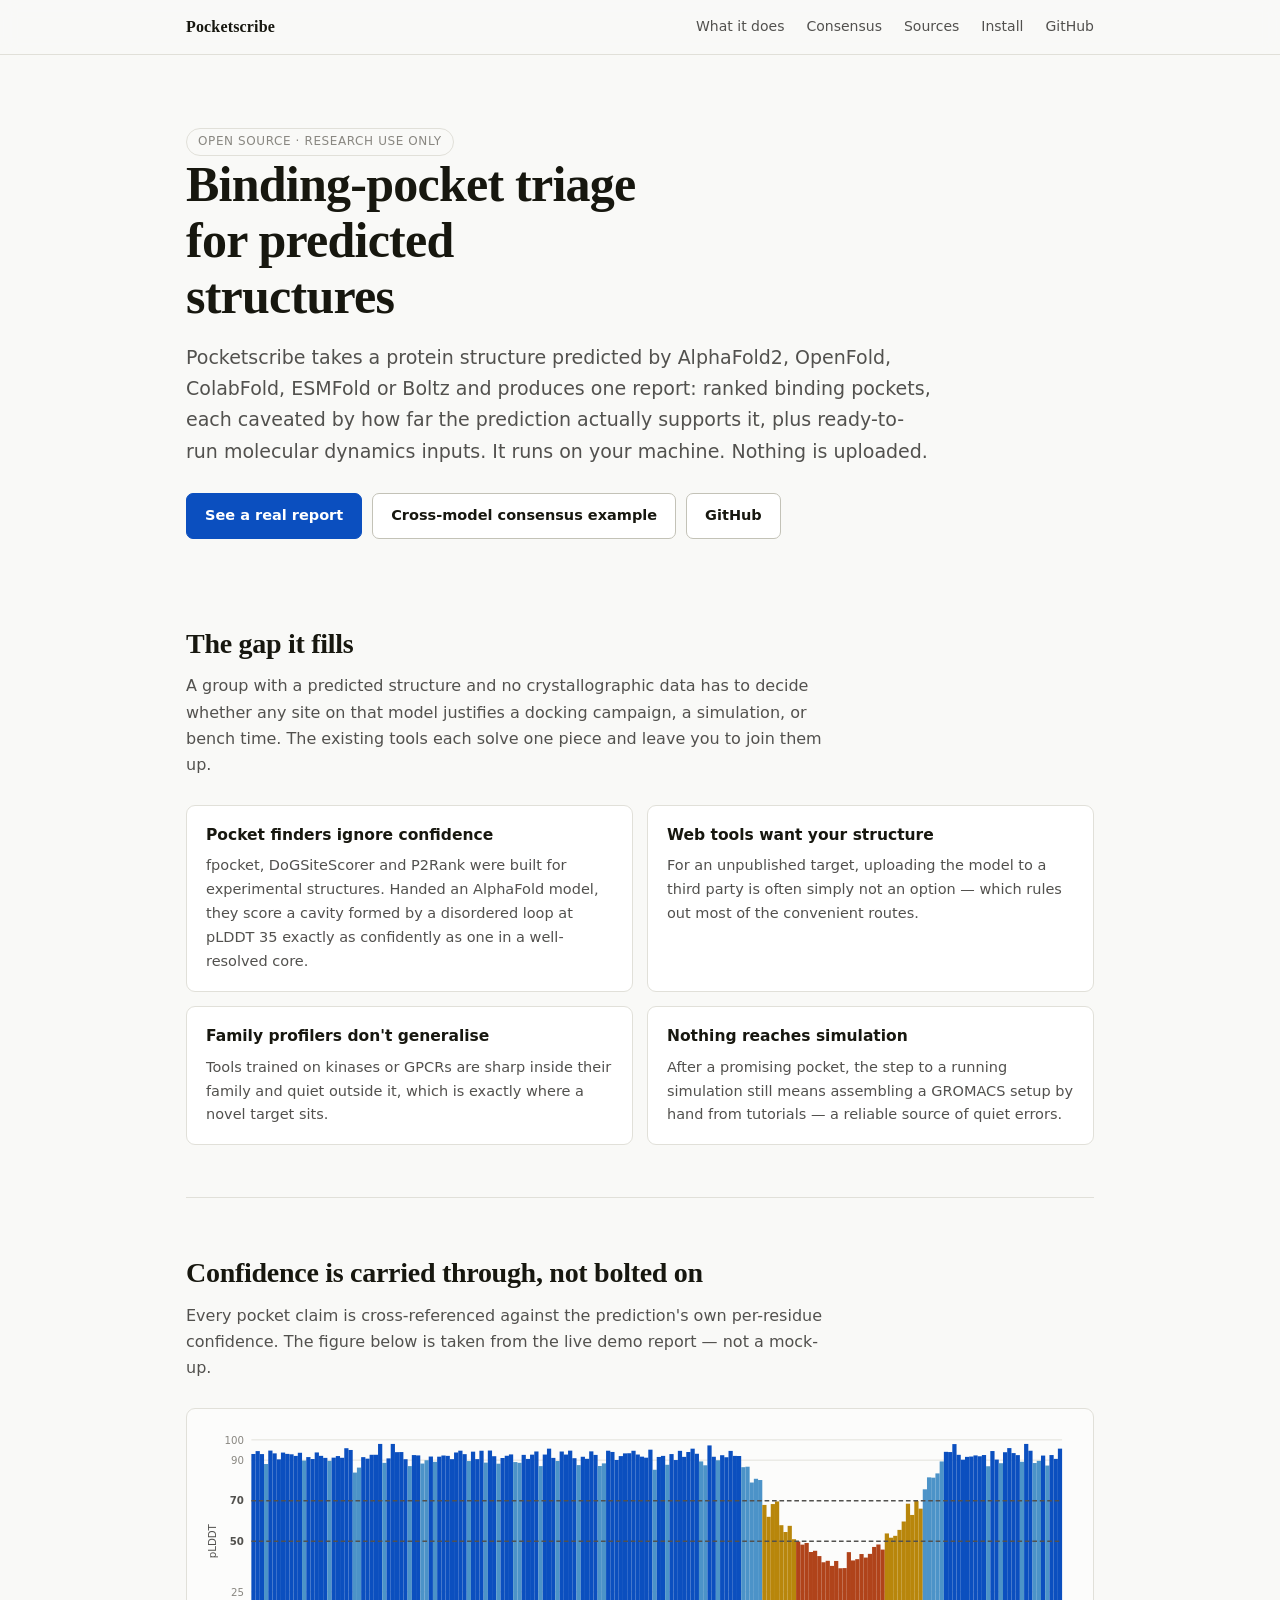
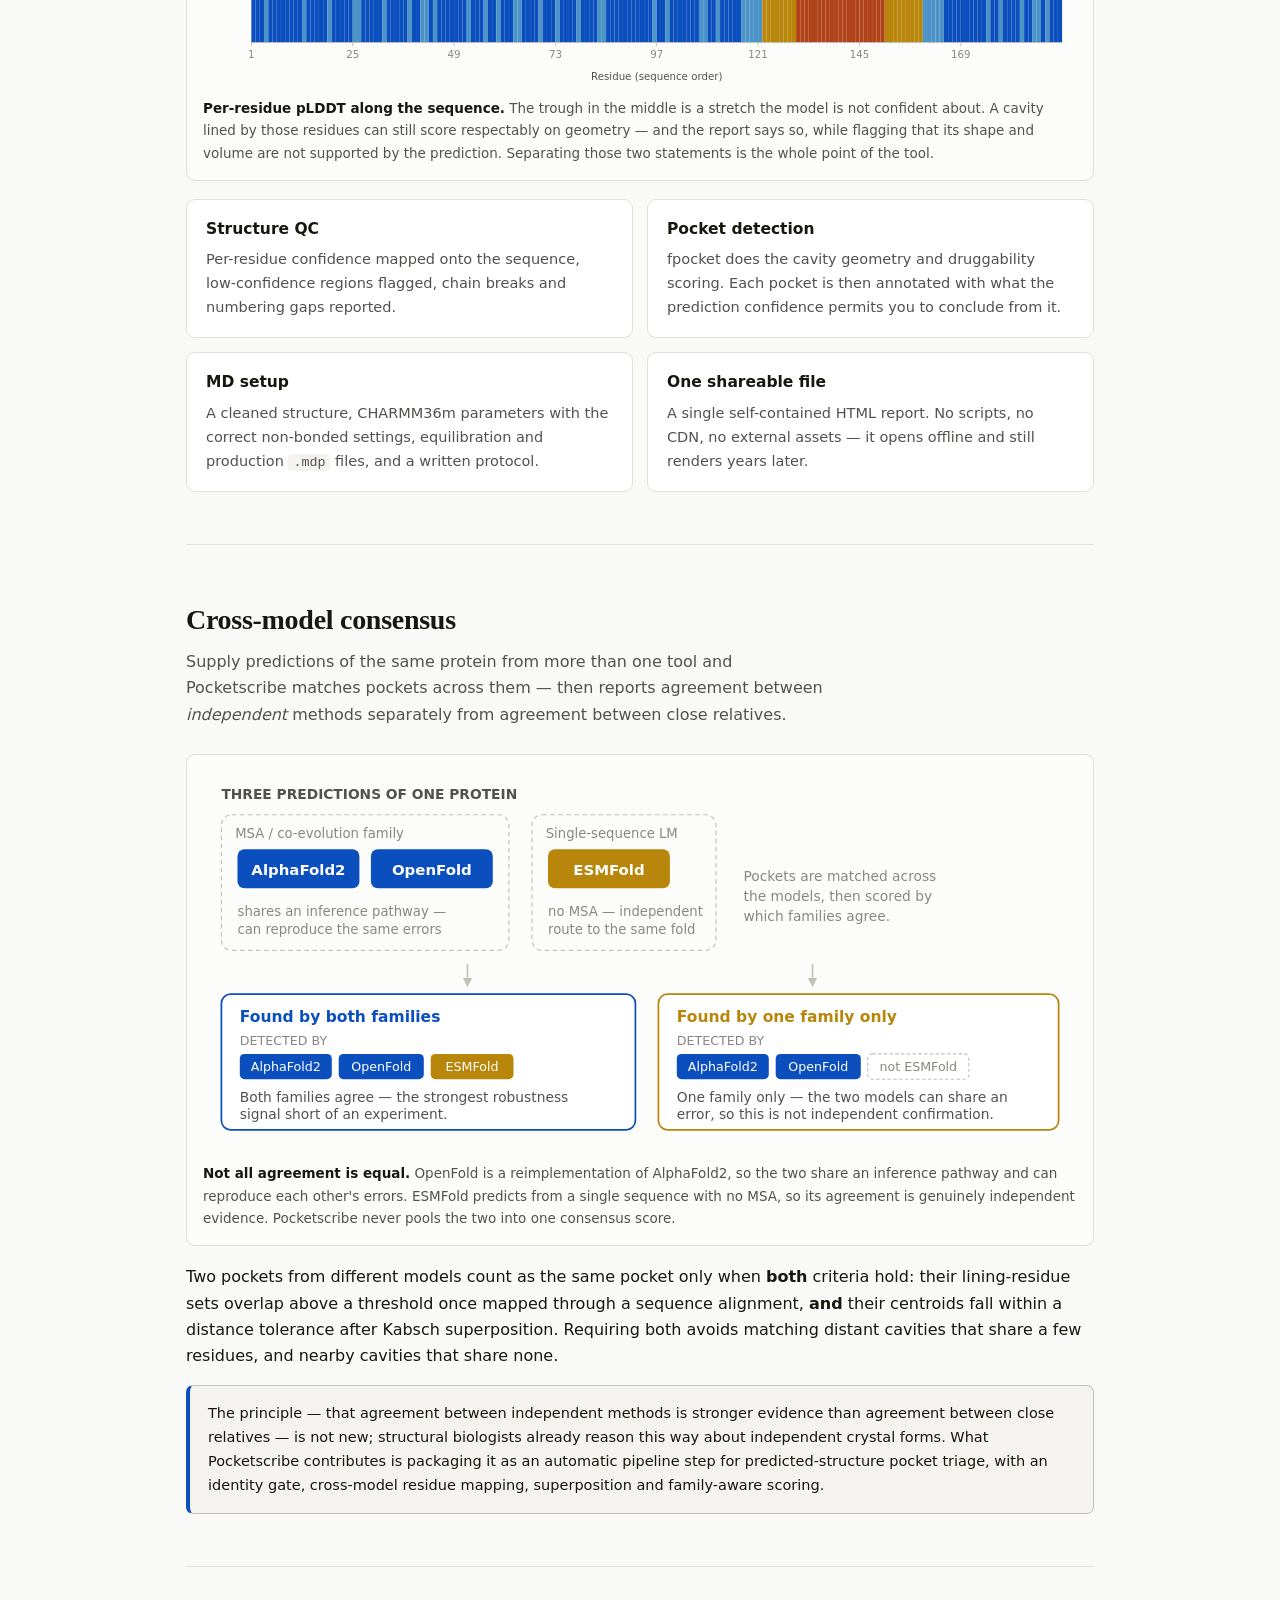
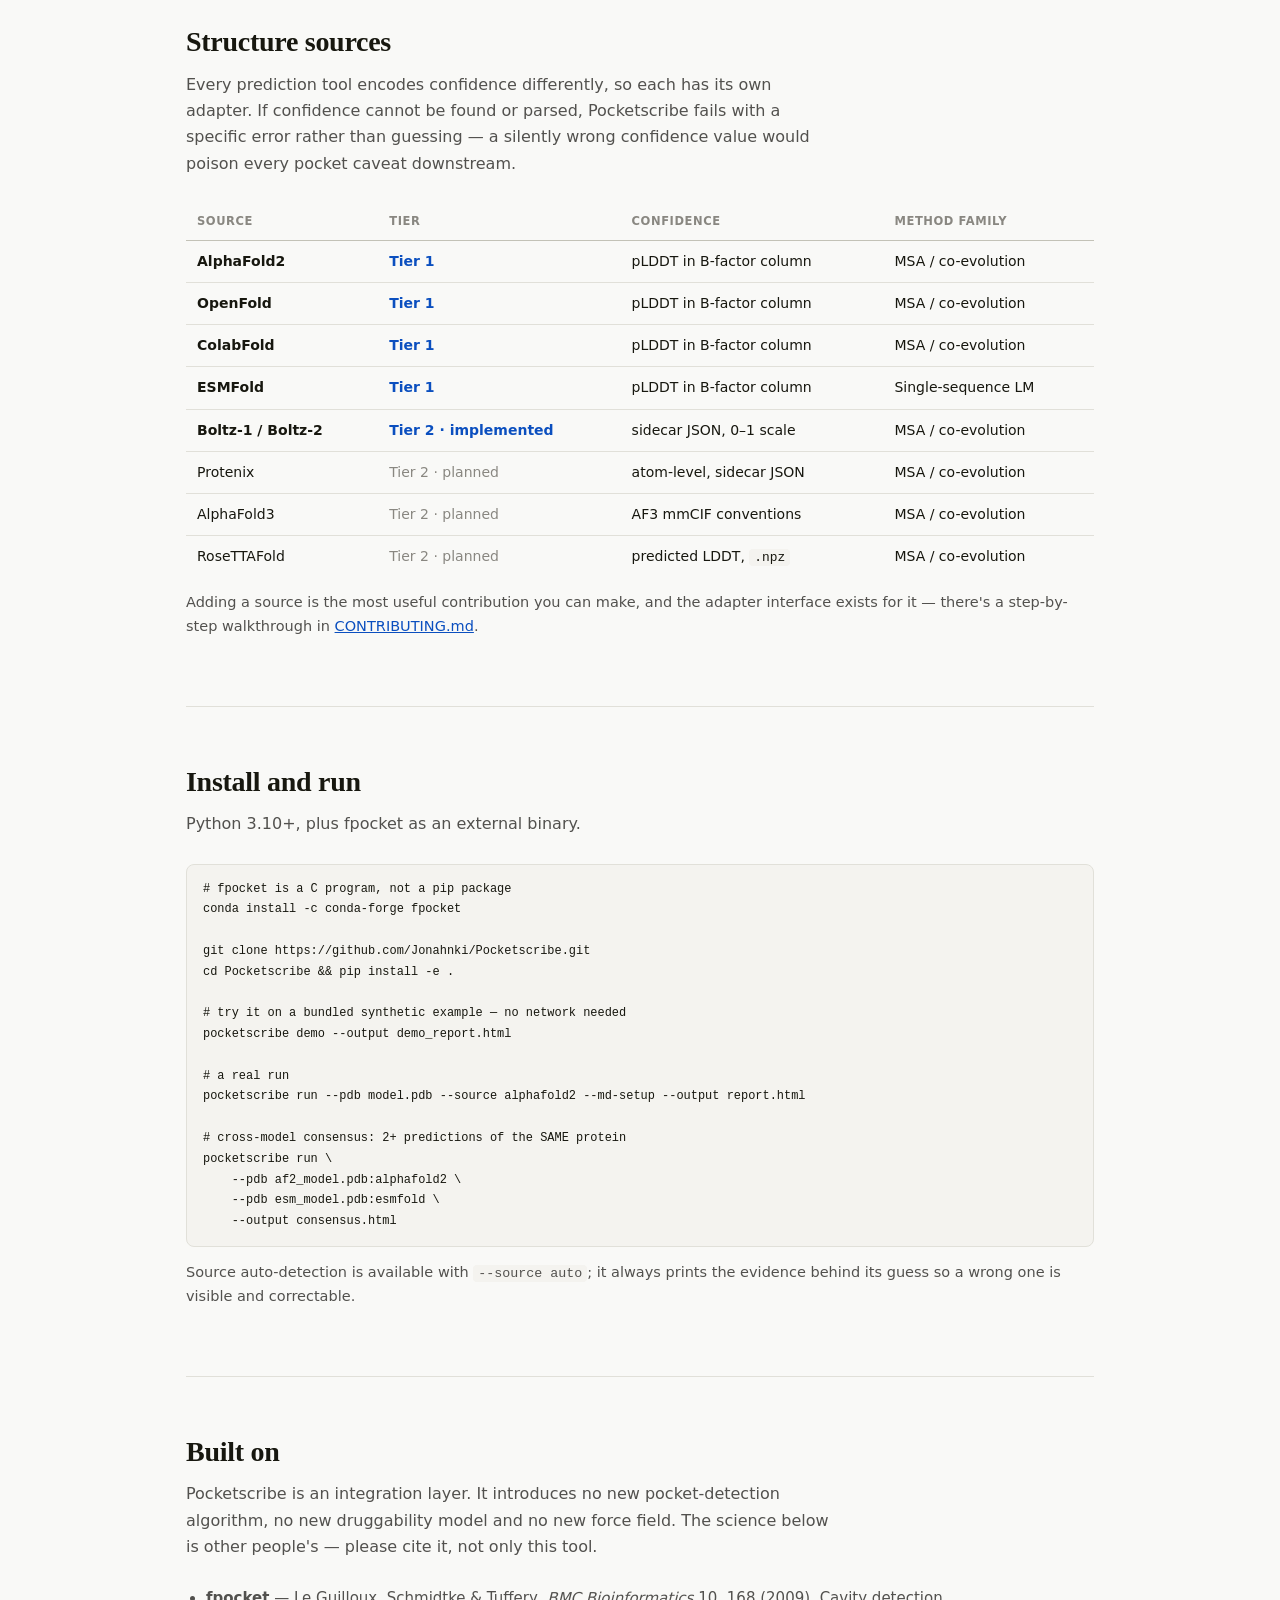
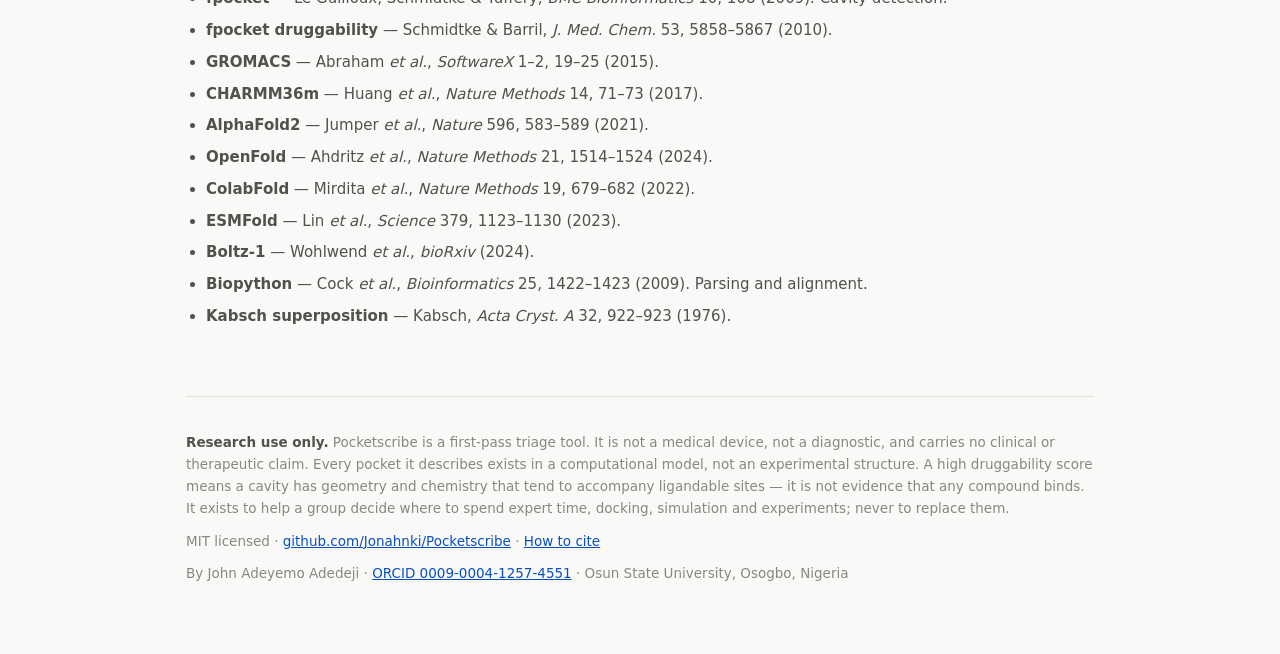
<file: site/index.html>
<!DOCTYPE html>
<html lang="en">
<head>
<meta charset="utf-8">
<meta name="viewport" content="width=device-width, initial-scale=1">
<title>Pocketscribe — binding-pocket triage for predicted protein structures</title>
<meta name="description" content="Open-source tool that takes a predicted protein structure from AlphaFold2, OpenFold, ColabFold, ESMFold or Boltz and produces a confidence-caveated binding-pocket report with ready-to-run GROMACS inputs. Runs locally; nothing is uploaded. Research use only.">
<meta property="og:title" content="Pocketscribe">
<meta property="og:description" content="Confidence-aware binding-pocket triage and MD setup for predicted protein structures.">
<meta property="og:type" content="website">
<link rel="icon" href="data:image/svg+xml,<svg xmlns='http://www.w3.org/2000/svg' viewBox='0 0 32 32'><text y='26' font-size='26'>&#129516;</text></svg>">
<style>
:root {
  --page: #f9f9f7; --surface: #ffffff; --sunken: #f4f3ef;
  --ink: #17170f; --ink-2: #52514e; --ink-3: #898781;
  --rule: #e1e0d9; --rule-2: #c3c2b7; --accent: #0b4fbf;
  --figure: #fcfcfb;
  --mono: ui-monospace, "SF Mono", Menlo, Consolas, "Liberation Mono", monospace;
  --sans: ui-sans-serif, system-ui, -apple-system, "Segoe UI", Roboto, Arial, sans-serif;
  --serif: ui-serif, Georgia, "Iowan Old Style", "Times New Roman", serif;
}
@media (prefers-color-scheme: dark) {
  :root:not([data-theme="light"]) {
    --page: #0d0d0d; --surface: #1a1a19; --sunken: #222220;
    --ink: #f4f3ef; --ink-2: #c3c2b7; --ink-3: #898781;
    --rule: #2c2c2a; --rule-2: #383835; --accent: #6ca4f0;
  }
}
* { box-sizing: border-box; }
html { scroll-behavior: smooth; }
body {
  margin: 0; background: var(--page); color: var(--ink);
  font-family: var(--sans); font-size: 16px; line-height: 1.65;
  -webkit-font-smoothing: antialiased;
}
.wrap { max-width: 940px; margin: 0 auto; padding: 0 16px; }

/* ---------- nav ---------- */
nav {
  position: sticky; top: 0; z-index: 10;
  background: color-mix(in srgb, var(--page) 88%, transparent);
  backdrop-filter: blur(8px);
  border-bottom: 1px solid var(--rule);
}
nav .wrap { display: flex; align-items: center; gap: 22px; height: 54px; }
.brand {
  font-family: var(--serif); font-weight: 600; font-size: 16px;
  letter-spacing: .01em; margin-right: auto; text-decoration: none; color: var(--ink);
}
nav a { color: var(--ink-2); text-decoration: none; font-size: 14px; }
nav a:hover { color: var(--accent); }
@media (max-width: 620px) { .nav-hide { display: none; } }

/* ---------- hero ---------- */
header.hero { padding: 72px 0 8px; }
h1 {
  font-family: var(--serif); font-weight: 600;
  font-size: clamp(32px, 6vw, 50px); line-height: 1.12;
  margin: 0 0 18px; letter-spacing: -.015em; max-width: 19ch;
}
.lede { font-size: clamp(17px, 2.2vw, 19px); color: var(--ink-2); max-width: 62ch; margin: 0 0 26px; }
.cta { display: flex; flex-wrap: wrap; gap: 10px; margin-bottom: 22px; }
.btn {
  display: inline-block; padding: 10px 18px; border-radius: 7px;
  font-size: 14.5px; font-weight: 550; text-decoration: none;
  border: 1px solid var(--rule-2); color: var(--ink); background: var(--surface);
}
.btn:hover { border-color: var(--accent); color: var(--accent); }
.btn-primary { background: var(--accent); border-color: var(--accent); color: #fff; }
.btn-primary:hover { opacity: .9; color: #fff; }
.chip {
  display: inline-block; font-size: 12px; letter-spacing: .05em;
  text-transform: uppercase; color: var(--ink-3);
  border: 1px solid var(--rule); border-radius: 100px; padding: 3px 11px;
}

/* ---------- sections ---------- */
section { padding: 52px 0; border-top: 1px solid var(--rule); scroll-margin-top: 62px; }
section:first-of-type { border-top: none; }
h2 {
  font-family: var(--serif); font-weight: 600;
  font-size: clamp(22px, 3.4vw, 28px); margin: 0 0 6px; letter-spacing: -.01em;
}
.sub { color: var(--ink-2); margin: 0 0 26px; max-width: 64ch; }
h3 { font-size: 15.5px; font-weight: 650; margin: 0 0 6px; }
p { margin: 0 0 15px; }

.grid { display: grid; gap: 14px; grid-template-columns: repeat(auto-fit, minmax(320px, 1fr)); }
.card {
  background: var(--surface); border: 1px solid var(--rule);
  border-radius: 9px; padding: 17px 19px;
}
.card p { font-size: 14.5px; color: var(--ink-2); margin: 0; }

figure { margin: 0 0 18px; background: var(--figure); border: 1px solid var(--rule); border-radius: 9px; padding: 16px; }
figure svg { display: block; width: 100%; height: auto; }
figcaption { font-size: 13.5px; color: #52514e; margin-top: 12px; }
figcaption strong { color: #17170f; }

table { width: 100%; border-collapse: collapse; font-size: 14px; }
.scroll { overflow-x: auto; }
th, td { text-align: left; padding: 9px 11px; border-bottom: 1px solid var(--rule); vertical-align: top; }
th { font-size: 11.5px; letter-spacing: .05em; text-transform: uppercase; color: var(--ink-3); border-bottom: 1px solid var(--rule-2); white-space: nowrap; }
tbody tr:last-child td { border-bottom: none; }
.t1 { color: var(--accent); font-weight: 600; }
.t2 { color: var(--ink-3); }

pre {
  background: var(--sunken); border: 1px solid var(--rule); border-radius: 8px;
  padding: 14px 16px; overflow-x: auto; font-family: var(--mono); font-size: 13px;
  line-height: 1.6; margin: 0 0 14px;
}
code { font-family: var(--mono); font-size: .92em; }
p code, li code, td code { background: var(--sunken); padding: 1px 5px; border-radius: 4px; }

ul.plain { margin: 0 0 15px; padding-left: 20px; color: var(--ink-2); font-size: 15px; }
ul.plain li { margin-bottom: 7px; }
a { color: var(--accent); }

.callout {
  border: 1px solid var(--rule-2); border-left: 4px solid var(--accent);
  border-radius: 7px; background: var(--sunken); padding: 16px 18px; font-size: 14.5px;
}
.callout p:last-child { margin-bottom: 0; }

.refs { font-size: 13.5px; color: var(--ink-2); }
.refs li { margin-bottom: 9px; }

footer { border-top: 1px solid var(--rule); padding: 34px 0 60px; font-size: 13.5px; color: var(--ink-3); }
footer p { margin-bottom: 10px; }
footer strong { color: var(--ink-2); }
</style>
</head>
<body>

<nav><div class="wrap">
  <a class="brand" href="#">Pocketscribe</a>
  <a class="nav-hide" href="#what">What it does</a>
  <a class="nav-hide" href="#consensus">Consensus</a>
  <a class="nav-hide" href="#sources">Sources</a>
  <a href="#install">Install</a>
  <a href="https://github.com/Jonahnki/Pocketscribe">GitHub</a>
</div></nav>

<div class="wrap">

<header class="hero">
  <span class="chip">Open source · Research use only</span>
  <h1>Binding-pocket triage for predicted structures</h1>
  <p class="lede">
    Pocketscribe takes a protein structure predicted by AlphaFold2, OpenFold, ColabFold,
    ESMFold or Boltz and produces one report: ranked binding pockets, each caveated by how
    far the prediction actually supports it, plus ready-to-run molecular dynamics inputs.
    It runs on your machine. Nothing is uploaded.
  </p>
  <div class="cta">
    <a class="btn btn-primary" href="demo/report.html">See a real report</a>
    <a class="btn" href="demo/consensus.html">Cross-model consensus example</a>
    <a class="btn" href="https://github.com/Jonahnki/Pocketscribe">GitHub</a>
  </div>
</header>

<section id="problem">
  <h2>The gap it fills</h2>
  <p class="sub">
    A group with a predicted structure and no crystallographic data has to decide whether
    any site on that model justifies a docking campaign, a simulation, or bench time. The
    existing tools each solve one piece and leave you to join them up.
  </p>
  <div class="grid">
    <div class="card">
      <h3>Pocket finders ignore confidence</h3>
      <p>fpocket, DoGSiteScorer and P2Rank were built for experimental structures. Handed
      an AlphaFold model, they score a cavity formed by a disordered loop at pLDDT&nbsp;35
      exactly as confidently as one in a well-resolved core.</p>
    </div>
    <div class="card">
      <h3>Web tools want your structure</h3>
      <p>For an unpublished target, uploading the model to a third party is often simply
      not an option — which rules out most of the convenient routes.</p>
    </div>
    <div class="card">
      <h3>Family profilers don't generalise</h3>
      <p>Tools trained on kinases or GPCRs are sharp inside their family and quiet outside
      it, which is exactly where a novel target sits.</p>
    </div>
    <div class="card">
      <h3>Nothing reaches simulation</h3>
      <p>After a promising pocket, the step to a running simulation still means assembling
      a GROMACS setup by hand from tutorials — a reliable source of quiet errors.</p>
    </div>
  </div>
</section>

<section id="what">
  <h2>Confidence is carried through, not bolted on</h2>
  <p class="sub">
    Every pocket claim is cross-referenced against the prediction's own per-residue
    confidence. The figure below is taken from the live demo report — not a mock-up.
  </p>

  <figure>
    <svg class="viz" role="img" viewBox="0 0 940 280" width="100%" preserveAspectRatio="xMidYMid meet" aria-label="Per-residue prediction confidence: pLDDT for 192 residues along the sequence."><rect x="0" y="0" width="940" height="280" fill="#fcfcfb"/><line x1="52" y1="179.5" x2="924" y2="179.5" stroke="#e1e0d9" stroke-width="1"/><text x="44" y="183.5" text-anchor="end" font-size="11" fill="#898781">25</text><line x1="52" y1="37.8" x2="924" y2="37.8" stroke="#e1e0d9" stroke-width="1"/><text x="44" y="41.8" text-anchor="end" font-size="11" fill="#898781">90</text><line x1="52" y1="16.0" x2="924" y2="16.0" stroke="#e1e0d9" stroke-width="1"/><text x="44" y="20.0" text-anchor="end" font-size="11" fill="#898781">100</text><rect x="52.00" y="31.17" width="4.54" height="202.83" fill="#0B4FBF"><title>A:ALA1 - pLDDT 93.0 (Very high)</title></rect><rect x="56.54" y="28.08" width="4.54" height="205.92" fill="#0B4FBF"><title>A:LEU2 - pLDDT 94.5 (Very high)</title></rect><rect x="61.08" y="31.28" width="4.54" height="202.72" fill="#0B4FBF"><title>A:VAL3 - pLDDT 93.0 (Very high)</title></rect><rect x="65.62" y="41.96" width="4.54" height="192.04" fill="#4C93C8"><title>A:ILE4 - pLDDT 88.1 (Confident)</title></rect><rect x="70.17" y="27.51" width="4.54" height="206.49" fill="#0B4FBF"><title>A:PHE5 - pLDDT 94.7 (Very high)</title></rect><rect x="74.71" y="30.52" width="4.54" height="203.48" fill="#0B4FBF"><title>A:LEU6 - pLDDT 93.3 (Very high)</title></rect><rect x="79.25" y="36.95" width="4.54" height="197.05" fill="#0B4FBF"><title>A:GLY7 - pLDDT 90.4 (Very high)</title></rect><rect x="83.79" y="29.65" width="4.54" height="204.35" fill="#0B4FBF"><title>A:ALA8 - pLDDT 93.7 (Very high)</title></rect><rect x="88.33" y="31.06" width="4.54" height="202.94" fill="#0B4FBF"><title>A:VAL9 - pLDDT 93.1 (Very high)</title></rect><rect x="92.88" y="31.52" width="4.54" height="202.48" fill="#0B4FBF"><title>A:LEU10 - pLDDT 92.9 (Very high)</title></rect><rect x="97.42" y="33.24" width="4.54" height="200.76" fill="#0B4FBF"><title>A:THR11 - pLDDT 92.1 (Very high)</title></rect><rect x="101.96" y="29.86" width="4.54" height="204.14" fill="#0B4FBF"><title>A:ALA12 - pLDDT 93.6 (Very high)</title></rect><rect x="106.50" y="38.26" width="4.54" height="195.74" fill="#4C93C8"><title>A:ILE13 - pLDDT 89.8 (Confident)</title></rect><rect x="111.04" y="34.51" width="4.54" height="199.49" fill="#0B4FBF"><title>A:PHE14 - pLDDT 91.5 (Very high)</title></rect><rect x="115.58" y="36.60" width="4.54" height="197.40" fill="#0B4FBF"><title>A:VAL15 - pLDDT 90.5 (Very high)</title></rect><rect x="120.12" y="29.52" width="4.54" height="204.48" fill="#0B4FBF"><title>A:GLY16 - pLDDT 93.8 (Very high)</title></rect><rect x="124.67" y="33.18" width="4.54" height="200.82" fill="#0B4FBF"><title>A:LEU17 - pLDDT 92.1 (Very high)</title></rect><rect x="129.21" y="35.36" width="4.54" height="198.64" fill="#0B4FBF"><title>A:ALA18 - pLDDT 91.1 (Very high)</title></rect><rect x="133.75" y="38.56" width="4.54" height="195.44" fill="#4C93C8"><title>A:SER19 - pLDDT 89.7 (Confident)</title></rect><rect x="138.29" y="35.12" width="4.54" height="198.88" fill="#0B4FBF"><title>A:VAL20 - pLDDT 91.2 (Very high)</title></rect><rect x="142.83" y="33.40" width="4.54" height="200.60" fill="#0B4FBF"><title>A:LEU21 - pLDDT 92.0 (Very high)</title></rect><rect x="147.38" y="35.25" width="4.54" height="198.75" fill="#0B4FBF"><title>A:ALA22 - pLDDT 91.2 (Very high)</title></rect><rect x="151.92" y="24.98" width="4.54" height="209.02" fill="#0B4FBF"><title>A:MET23 - pLDDT 95.9 (Very high)</title></rect><rect x="156.46" y="26.86" width="4.54" height="207.14" fill="#0B4FBF"><title>A:PHE24 - pLDDT 95.0 (Very high)</title></rect><rect x="161.00" y="51.16" width="4.54" height="182.84" fill="#4C93C8"><title>A:GLY25 - pLDDT 83.9 (Confident)</title></rect><rect x="165.54" y="45.80" width="4.54" height="188.20" fill="#4C93C8"><title>A:THR26 - pLDDT 86.3 (Confident)</title></rect><rect x="170.08" y="34.57" width="4.54" height="199.43" fill="#0B4FBF"><title>A:VAL27 - pLDDT 91.5 (Very high)</title></rect><rect x="174.62" y="36.21" width="4.54" height="197.79" fill="#0B4FBF"><title>A:LEU28 - pLDDT 90.7 (Very high)</title></rect><rect x="179.17" y="32.04" width="4.54" height="201.96" fill="#0B4FBF"><title>A:ILE29 - pLDDT 92.6 (Very high)</title></rect><rect x="183.71" y="32.02" width="4.54" height="201.98" fill="#0B4FBF"><title>A:ALA30 - pLDDT 92.7 (Very high)</title></rect><rect x="188.25" y="20.36" width="4.54" height="213.64" fill="#0B4FBF"><title>A:VAL31 - pLDDT 98.0 (Very high)</title></rect><rect x="192.79" y="40.72" width="4.54" height="193.28" fill="#4C93C8"><title>A:PHE32 - pLDDT 88.7 (Confident)</title></rect><rect x="197.33" y="35.90" width="4.54" height="198.10" fill="#0B4FBF"><title>A:GLY33 - pLDDT 90.9 (Very high)</title></rect><rect x="201.88" y="20.36" width="4.54" height="213.64" fill="#0B4FBF"><title>A:SER34 - pLDDT 98.0 (Very high)</title></rect><rect x="206.42" y="29.21" width="4.54" height="204.79" fill="#0B4FBF"><title>A:LEU35 - pLDDT 93.9 (Very high)</title></rect><rect x="210.96" y="29.10" width="4.54" height="204.90" fill="#0B4FBF"><title>A:VAL36 - pLDDT 94.0 (Very high)</title></rect><rect x="215.50" y="36.80" width="4.54" height="197.20" fill="#0B4FBF"><title>A:THR37 - pLDDT 90.5 (Very high)</title></rect><rect x="220.04" y="44.21" width="4.54" height="189.79" fill="#4C93C8"><title>A:ALA38 - pLDDT 87.1 (Confident)</title></rect><rect x="224.58" y="32.35" width="4.54" height="201.65" fill="#0B4FBF"><title>A:MET39 - pLDDT 92.5 (Very high)</title></rect><rect x="229.12" y="32.72" width="4.54" height="201.28" fill="#0B4FBF"><title>A:LEU40 - pLDDT 92.3 (Very high)</title></rect><rect x="233.67" y="41.46" width="4.54" height="192.54" fill="#4C93C8"><title>A:ILE41 - pLDDT 88.3 (Confident)</title></rect><rect x="238.21" y="37.91" width="4.54" height="196.09" fill="#4C93C8"><title>A:VAL42 - pLDDT 90.0 (Confident)</title></rect><rect x="242.75" y="33.92" width="4.54" height="200.08" fill="#0B4FBF"><title>A:PHE43 - pLDDT 91.8 (Very high)</title></rect><rect x="247.29" y="39.61" width="4.54" height="194.39" fill="#4C93C8"><title>A:GLY44 - pLDDT 89.2 (Confident)</title></rect><rect x="251.83" y="34.07" width="4.54" height="199.93" fill="#0B4FBF"><title>A:ALA45 - pLDDT 91.7 (Very high)</title></rect><rect x="256.38" y="32.81" width="4.54" height="201.19" fill="#0B4FBF"><title>A:ALA46 - pLDDT 92.3 (Very high)</title></rect><rect x="260.92" y="33.20" width="4.54" height="200.80" fill="#0B4FBF"><title>A:LEU47 - pLDDT 92.1 (Very high)</title></rect><rect x="265.46" y="36.75" width="4.54" height="197.25" fill="#0B4FBF"><title>A:VAL48 - pLDDT 90.5 (Very high)</title></rect><rect x="270.00" y="29.56" width="4.54" height="204.44" fill="#0B4FBF"><title>A:ILE49 - pLDDT 93.8 (Very high)</title></rect><rect x="274.54" y="27.62" width="4.54" height="206.38" fill="#0B4FBF"><title>A:PHE50 - pLDDT 94.7 (Very high)</title></rect><rect x="279.08" y="31.35" width="4.54" height="202.65" fill="#0B4FBF"><title>A:LEU51 - pLDDT 93.0 (Very high)</title></rect><rect x="283.62" y="38.78" width="4.54" height="195.22" fill="#4C93C8"><title>A:GLY52 - pLDDT 89.5 (Confident)</title></rect><rect x="288.17" y="28.67" width="4.54" height="205.33" fill="#0B4FBF"><title>A:ALA53 - pLDDT 94.2 (Very high)</title></rect><rect x="292.71" y="36.71" width="4.54" height="197.29" fill="#0B4FBF"><title>A:VAL54 - pLDDT 90.5 (Very high)</title></rect><rect x="297.25" y="27.68" width="4.54" height="206.32" fill="#0B4FBF"><title>A:LEU55 - pLDDT 94.6 (Very high)</title></rect><rect x="301.79" y="40.46" width="4.54" height="193.54" fill="#4C93C8"><title>A:THR56 - pLDDT 88.8 (Confident)</title></rect><rect x="306.33" y="27.47" width="4.54" height="206.53" fill="#0B4FBF"><title>A:ALA57 - pLDDT 94.7 (Very high)</title></rect><rect x="310.88" y="33.57" width="4.54" height="200.43" fill="#0B4FBF"><title>A:ILE58 - pLDDT 91.9 (Very high)</title></rect><rect x="315.42" y="41.62" width="4.54" height="192.38" fill="#4C93C8"><title>A:PHE59 - pLDDT 88.2 (Confident)</title></rect><rect x="319.96" y="35.49" width="4.54" height="198.51" fill="#0B4FBF"><title>A:VAL60 - pLDDT 91.1 (Very high)</title></rect><rect x="324.50" y="33.09" width="4.54" height="200.91" fill="#0B4FBF"><title>A:GLY61 - pLDDT 92.2 (Very high)</title></rect><rect x="329.04" y="31.65" width="4.54" height="202.35" fill="#0B4FBF"><title>A:LEU62 - pLDDT 92.8 (Very high)</title></rect><rect x="333.58" y="39.87" width="4.54" height="194.13" fill="#4C93C8"><title>A:ALA63 - pLDDT 89.0 (Confident)</title></rect><rect x="338.12" y="40.68" width="4.54" height="193.32" fill="#4C93C8"><title>A:SER64 - pLDDT 88.7 (Confident)</title></rect><rect x="342.67" y="32.13" width="4.54" height="201.87" fill="#0B4FBF"><title>A:VAL65 - pLDDT 92.6 (Very high)</title></rect><rect x="347.21" y="36.49" width="4.54" height="197.51" fill="#0B4FBF"><title>A:LEU66 - pLDDT 90.6 (Very high)</title></rect><rect x="351.75" y="31.89" width="4.54" height="202.11" fill="#0B4FBF"><title>A:ALA67 - pLDDT 92.7 (Very high)</title></rect><rect x="356.29" y="28.47" width="4.54" height="205.53" fill="#0B4FBF"><title>A:MET68 - pLDDT 94.3 (Very high)</title></rect><rect x="360.83" y="44.23" width="4.54" height="189.77" fill="#4C93C8"><title>A:PHE69 - pLDDT 87.0 (Confident)</title></rect><rect x="365.38" y="31.78" width="4.54" height="202.22" fill="#0B4FBF"><title>A:GLY70 - pLDDT 92.8 (Very high)</title></rect><rect x="369.92" y="25.44" width="4.54" height="208.56" fill="#0B4FBF"><title>A:THR71 - pLDDT 95.7 (Very high)</title></rect><rect x="374.46" y="35.38" width="4.54" height="198.62" fill="#0B4FBF"><title>A:VAL72 - pLDDT 91.1 (Very high)</title></rect><rect x="379.00" y="38.74" width="4.54" height="195.26" fill="#4C93C8"><title>A:LEU73 - pLDDT 89.6 (Confident)</title></rect><rect x="383.54" y="28.51" width="4.54" height="205.49" fill="#0B4FBF"><title>A:ILE74 - pLDDT 94.3 (Very high)</title></rect><rect x="388.08" y="31.78" width="4.54" height="202.22" fill="#0B4FBF"><title>A:ALA75 - pLDDT 92.8 (Very high)</title></rect><rect x="392.62" y="27.58" width="4.54" height="206.42" fill="#0B4FBF"><title>A:VAL76 - pLDDT 94.7 (Very high)</title></rect><rect x="397.17" y="35.71" width="4.54" height="198.29" fill="#0B4FBF"><title>A:PHE77 - pLDDT 91.0 (Very high)</title></rect><rect x="401.71" y="43.14" width="4.54" height="190.86" fill="#4C93C8"><title>A:GLY78 - pLDDT 87.5 (Confident)</title></rect><rect x="406.25" y="34.16" width="4.54" height="199.84" fill="#0B4FBF"><title>A:SER79 - pLDDT 91.7 (Very high)</title></rect><rect x="410.79" y="36.36" width="4.54" height="197.64" fill="#0B4FBF"><title>A:LEU80 - pLDDT 90.7 (Very high)</title></rect><rect x="415.33" y="28.36" width="4.54" height="205.64" fill="#0B4FBF"><title>A:VAL81 - pLDDT 94.3 (Very high)</title></rect><rect x="419.88" y="32.18" width="4.54" height="201.82" fill="#0B4FBF"><title>A:THR82 - pLDDT 92.6 (Very high)</title></rect><rect x="424.42" y="44.10" width="4.54" height="189.90" fill="#4C93C8"><title>A:ALA83 - pLDDT 87.1 (Confident)</title></rect><rect x="428.96" y="41.27" width="4.54" height="192.73" fill="#4C93C8"><title>A:MET84 - pLDDT 88.4 (Confident)</title></rect><rect x="433.50" y="27.66" width="4.54" height="206.34" fill="#0B4FBF"><title>A:LEU85 - pLDDT 94.7 (Very high)</title></rect><rect x="438.04" y="28.99" width="4.54" height="205.01" fill="#0B4FBF"><title>A:ILE86 - pLDDT 94.0 (Very high)</title></rect><rect x="442.58" y="37.63" width="4.54" height="196.37" fill="#0B4FBF"><title>A:VAL87 - pLDDT 90.1 (Very high)</title></rect><rect x="447.12" y="33.44" width="4.54" height="200.56" fill="#0B4FBF"><title>A:PHE88 - pLDDT 92.0 (Very high)</title></rect><rect x="451.67" y="30.52" width="4.54" height="203.48" fill="#0B4FBF"><title>A:GLY89 - pLDDT 93.3 (Very high)</title></rect><rect x="456.21" y="30.37" width="4.54" height="203.63" fill="#0B4FBF"><title>A:ALA90 - pLDDT 93.4 (Very high)</title></rect><rect x="460.75" y="27.71" width="4.54" height="206.29" fill="#0B4FBF"><title>A:ALA91 - pLDDT 94.6 (Very high)</title></rect><rect x="465.29" y="31.76" width="4.54" height="202.24" fill="#0B4FBF"><title>A:LEU92 - pLDDT 92.8 (Very high)</title></rect><rect x="469.83" y="34.05" width="4.54" height="199.95" fill="#0B4FBF"><title>A:VAL93 - pLDDT 91.7 (Very high)</title></rect><rect x="474.38" y="35.14" width="4.54" height="198.86" fill="#0B4FBF"><title>A:ILE94 - pLDDT 91.2 (Very high)</title></rect><rect x="478.92" y="26.53" width="4.54" height="207.47" fill="#0B4FBF"><title>A:PHE95 - pLDDT 95.2 (Very high)</title></rect><rect x="483.46" y="48.15" width="4.54" height="185.84" fill="#4C93C8"><title>A:LEU96 - pLDDT 85.2 (Confident)</title></rect><rect x="488.00" y="34.36" width="4.54" height="199.64" fill="#0B4FBF"><title>A:GLY97 - pLDDT 91.6 (Very high)</title></rect><rect x="492.54" y="33.22" width="4.54" height="200.78" fill="#0B4FBF"><title>A:ALA98 - pLDDT 92.1 (Very high)</title></rect><rect x="497.08" y="42.77" width="4.54" height="191.23" fill="#4C93C8"><title>A:VAL99 - pLDDT 87.7 (Confident)</title></rect><rect x="501.63" y="31.26" width="4.54" height="202.74" fill="#0B4FBF"><title>A:LEU100 - pLDDT 93.0 (Very high)</title></rect><rect x="506.17" y="37.69" width="4.54" height="196.31" fill="#0B4FBF"><title>A:THR101 - pLDDT 90.0 (Very high)</title></rect><rect x="510.71" y="27.79" width="4.54" height="206.21" fill="#0B4FBF"><title>A:ALA102 - pLDDT 94.6 (Very high)</title></rect><rect x="515.25" y="34.27" width="4.54" height="199.73" fill="#0B4FBF"><title>A:ILE103 - pLDDT 91.6 (Very high)</title></rect><rect x="519.79" y="29.06" width="4.54" height="204.94" fill="#0B4FBF"><title>A:PHE104 - pLDDT 94.0 (Very high)</title></rect><rect x="524.33" y="25.46" width="4.54" height="208.54" fill="#0B4FBF"><title>A:VAL105 - pLDDT 95.7 (Very high)</title></rect><rect x="528.88" y="30.93" width="4.54" height="203.07" fill="#0B4FBF"><title>A:GLY106 - pLDDT 93.2 (Very high)</title></rect><rect x="533.42" y="39.17" width="4.54" height="194.83" fill="#4C93C8"><title>A:LEU107 - pLDDT 89.4 (Confident)</title></rect><rect x="537.96" y="43.34" width="4.54" height="190.66" fill="#4C93C8"><title>A:ALA108 - pLDDT 87.5 (Confident)</title></rect><rect x="542.50" y="21.97" width="4.54" height="212.03" fill="#0B4FBF"><title>A:SER109 - pLDDT 97.3 (Very high)</title></rect><rect x="547.04" y="34.16" width="4.54" height="199.84" fill="#0B4FBF"><title>A:VAL110 - pLDDT 91.7 (Very high)</title></rect><rect x="551.58" y="37.95" width="4.54" height="196.05" fill="#4C93C8"><title>A:LEU111 - pLDDT 89.9 (Confident)</title></rect><rect x="556.12" y="32.50" width="4.54" height="201.50" fill="#0B4FBF"><title>A:ALA112 - pLDDT 92.4 (Very high)</title></rect><rect x="560.67" y="34.68" width="4.54" height="199.32" fill="#0B4FBF"><title>A:MET113 - pLDDT 91.4 (Very high)</title></rect><rect x="565.21" y="27.86" width="4.54" height="206.14" fill="#0B4FBF"><title>A:PHE114 - pLDDT 94.6 (Very high)</title></rect><rect x="569.75" y="33.22" width="4.54" height="200.78" fill="#0B4FBF"><title>A:GLY115 - pLDDT 92.1 (Very high)</title></rect><rect x="574.29" y="33.35" width="4.54" height="200.65" fill="#0B4FBF"><title>A:THR116 - pLDDT 92.0 (Very high)</title></rect><rect x="578.83" y="45.39" width="4.54" height="188.61" fill="#4C93C8"><title>A:VAL117 - pLDDT 86.5 (Confident)</title></rect><rect x="583.38" y="44.86" width="4.54" height="189.14" fill="#4C93C8"><title>A:LEU118 - pLDDT 86.8 (Confident)</title></rect><rect x="587.92" y="61.87" width="4.54" height="172.13" fill="#4C93C8"><title>A:ILE119 - pLDDT 79.0 (Confident)</title></rect><rect x="592.46" y="57.83" width="4.54" height="176.17" fill="#4C93C8"><title>A:ALA120 - pLDDT 80.8 (Confident)</title></rect><rect x="597.00" y="59.19" width="4.54" height="174.81" fill="#4C93C8"><title>A:VAL121 - pLDDT 80.2 (Confident)</title></rect><rect x="601.54" y="85.96" width="4.54" height="148.04" fill="#B8860B"><title>A:PHE122 - pLDDT 67.9 (Low)</title></rect><rect x="606.08" y="98.75" width="4.54" height="135.25" fill="#B8860B"><title>A:GLY123 - pLDDT 62.0 (Low)</title></rect><rect x="610.62" y="85.04" width="4.54" height="148.96" fill="#B8860B"><title>A:SER124 - pLDDT 68.3 (Low)</title></rect><rect x="615.17" y="82.21" width="4.54" height="151.79" fill="#B8860B"><title>A:LEU125 - pLDDT 69.6 (Low)</title></rect><rect x="619.71" y="107.78" width="4.54" height="126.22" fill="#B8860B"><title>A:VAL126 - pLDDT 57.9 (Low)</title></rect><rect x="624.25" y="115.10" width="4.54" height="118.90" fill="#B8860B"><title>A:THR127 - pLDDT 54.5 (Low)</title></rect><rect x="628.79" y="108.45" width="4.54" height="125.55" fill="#B8860B"><title>A:ALA128 - pLDDT 57.6 (Low)</title></rect><rect x="633.33" y="122.86" width="4.54" height="111.14" fill="#B8860B"><title>A:MET129 - pLDDT 51.0 (Low)</title></rect><rect x="637.88" y="125.37" width="4.54" height="108.63" fill="#B0431A"><title>A:LEU130 - pLDDT 49.8 (Very low)</title></rect><rect x="642.42" y="128.68" width="4.54" height="105.32" fill="#B0431A"><title>A:ILE131 - pLDDT 48.3 (Very low)</title></rect><rect x="646.96" y="126.90" width="4.54" height="107.10" fill="#B0431A"><title>A:VAL132 - pLDDT 49.1 (Very low)</title></rect><rect x="651.50" y="136.60" width="4.54" height="97.40" fill="#B0431A"><title>A:PHE133 - pLDDT 44.7 (Very low)</title></rect><rect x="656.04" y="135.29" width="4.54" height="98.71" fill="#B0431A"><title>A:GLY134 - pLDDT 45.3 (Very low)</title></rect><rect x="660.58" y="140.98" width="4.54" height="93.02" fill="#B0431A"><title>A:ALA135 - pLDDT 42.7 (Very low)</title></rect><rect x="665.12" y="147.63" width="4.54" height="86.37" fill="#B0431A"><title>A:ALA136 - pLDDT 39.6 (Very low)</title></rect><rect x="669.67" y="146.06" width="4.54" height="87.94" fill="#B0431A"><title>A:LEU137 - pLDDT 40.3 (Very low)</title></rect><rect x="674.21" y="151.55" width="4.54" height="82.45" fill="#B0431A"><title>A:VAL138 - pLDDT 37.8 (Very low)</title></rect><rect x="678.75" y="146.23" width="4.54" height="87.77" fill="#B0431A"><title>A:ILE139 - pLDDT 40.3 (Very low)</title></rect><rect x="683.29" y="154.08" width="4.54" height="79.92" fill="#B0431A"><title>A:PHE140 - pLDDT 36.7 (Very low)</title></rect><rect x="687.83" y="153.89" width="4.54" height="80.11" fill="#B0431A"><title>A:LEU141 - pLDDT 36.8 (Very low)</title></rect><rect x="692.38" y="136.75" width="4.54" height="97.25" fill="#B0431A"><title>A:GLY142 - pLDDT 44.6 (Very low)</title></rect><rect x="696.92" y="145.69" width="4.54" height="88.31" fill="#B0431A"><title>A:ALA143 - pLDDT 40.5 (Very low)</title></rect><rect x="701.46" y="144.31" width="4.54" height="89.69" fill="#B0431A"><title>A:VAL144 - pLDDT 41.1 (Very low)</title></rect><rect x="706.00" y="138.78" width="4.54" height="95.22" fill="#B0431A"><title>A:LEU145 - pLDDT 43.7 (Very low)</title></rect><rect x="710.54" y="142.57" width="4.54" height="91.43" fill="#B0431A"><title>A:THR146 - pLDDT 41.9 (Very low)</title></rect><rect x="715.08" y="138.60" width="4.54" height="95.40" fill="#B0431A"><title>A:ALA147 - pLDDT 43.8 (Very low)</title></rect><rect x="719.62" y="131.17" width="4.54" height="102.83" fill="#B0431A"><title>A:ILE148 - pLDDT 47.2 (Very low)</title></rect><rect x="724.17" y="128.53" width="4.54" height="105.47" fill="#B0431A"><title>A:PHE149 - pLDDT 48.4 (Very low)</title></rect><rect x="728.71" y="134.00" width="4.54" height="100.00" fill="#B0431A"><title>A:VAL150 - pLDDT 45.9 (Very low)</title></rect><rect x="733.25" y="116.63" width="4.54" height="117.37" fill="#B8860B"><title>A:GLY151 - pLDDT 53.8 (Low)</title></rect><rect x="737.79" y="121.23" width="4.54" height="112.77" fill="#B8860B"><title>A:LEU152 - pLDDT 51.7 (Low)</title></rect><rect x="742.33" y="119.20" width="4.54" height="114.80" fill="#B8860B"><title>A:ALA153 - pLDDT 52.7 (Low)</title></rect><rect x="746.88" y="112.81" width="4.54" height="121.19" fill="#B8860B"><title>A:SER154 - pLDDT 55.6 (Low)</title></rect><rect x="751.42" y="103.79" width="4.54" height="130.21" fill="#B8860B"><title>A:VAL155 - pLDDT 59.7 (Low)</title></rect><rect x="755.96" y="84.65" width="4.54" height="149.35" fill="#B8860B"><title>A:LEU156 - pLDDT 68.5 (Low)</title></rect><rect x="760.50" y="96.75" width="4.54" height="137.25" fill="#B8860B"><title>A:ALA157 - pLDDT 63.0 (Low)</title></rect><rect x="765.04" y="81.57" width="4.54" height="152.43" fill="#B8860B"><title>A:MET158 - pLDDT 69.9 (Low)</title></rect><rect x="769.58" y="89.97" width="4.54" height="144.03" fill="#B8860B"><title>A:PHE159 - pLDDT 66.1 (Low)</title></rect><rect x="774.12" y="69.17" width="4.54" height="164.83" fill="#4C93C8"><title>A:GLY160 - pLDDT 75.6 (Confident)</title></rect><rect x="778.67" y="56.31" width="4.54" height="177.69" fill="#4C93C8"><title>A:THR161 - pLDDT 81.5 (Confident)</title></rect><rect x="783.21" y="56.66" width="4.54" height="177.34" fill="#4C93C8"><title>A:VAL162 - pLDDT 81.3 (Confident)</title></rect><rect x="787.75" y="52.06" width="4.54" height="181.94" fill="#4C93C8"><title>A:LEU163 - pLDDT 83.5 (Confident)</title></rect><rect x="792.29" y="39.20" width="4.54" height="194.80" fill="#4C93C8"><title>A:ILE164 - pLDDT 89.4 (Confident)</title></rect><rect x="796.83" y="28.86" width="4.54" height="205.14" fill="#0B4FBF"><title>A:ALA165 - pLDDT 94.1 (Very high)</title></rect><rect x="801.38" y="29.10" width="4.54" height="204.90" fill="#0B4FBF"><title>A:VAL166 - pLDDT 94.0 (Very high)</title></rect><rect x="805.92" y="20.53" width="4.54" height="213.47" fill="#0B4FBF"><title>A:PHE167 - pLDDT 97.9 (Very high)</title></rect><rect x="810.46" y="32.07" width="4.54" height="201.93" fill="#0B4FBF"><title>A:GLY168 - pLDDT 92.6 (Very high)</title></rect><rect x="815.00" y="37.32" width="4.54" height="196.68" fill="#0B4FBF"><title>A:SER169 - pLDDT 90.2 (Very high)</title></rect><rect x="819.54" y="34.27" width="4.54" height="199.73" fill="#0B4FBF"><title>A:LEU170 - pLDDT 91.6 (Very high)</title></rect><rect x="824.08" y="33.92" width="4.54" height="200.08" fill="#0B4FBF"><title>A:VAL171 - pLDDT 91.8 (Very high)</title></rect><rect x="828.62" y="32.72" width="4.54" height="201.28" fill="#0B4FBF"><title>A:THR172 - pLDDT 92.3 (Very high)</title></rect><rect x="833.17" y="33.64" width="4.54" height="200.36" fill="#0B4FBF"><title>A:ALA173 - pLDDT 91.9 (Very high)</title></rect><rect x="837.71" y="32.31" width="4.54" height="201.69" fill="#0B4FBF"><title>A:MET174 - pLDDT 92.5 (Very high)</title></rect><rect x="842.25" y="44.36" width="4.54" height="189.64" fill="#4C93C8"><title>A:LEU175 - pLDDT 87.0 (Confident)</title></rect><rect x="846.79" y="28.01" width="4.54" height="205.99" fill="#0B4FBF"><title>A:ILE176 - pLDDT 94.5 (Very high)</title></rect><rect x="851.33" y="37.19" width="4.54" height="196.81" fill="#0B4FBF"><title>A:VAL177 - pLDDT 90.3 (Very high)</title></rect><rect x="855.88" y="41.11" width="4.54" height="192.89" fill="#4C93C8"><title>A:PHE178 - pLDDT 88.5 (Confident)</title></rect><rect x="860.42" y="29.28" width="4.54" height="204.72" fill="#0B4FBF"><title>A:GLY179 - pLDDT 93.9 (Very high)</title></rect><rect x="864.96" y="24.83" width="4.54" height="209.17" fill="#0B4FBF"><title>A:ALA180 - pLDDT 96.0 (Very high)</title></rect><rect x="869.50" y="30.21" width="4.54" height="203.79" fill="#0B4FBF"><title>A:ALA181 - pLDDT 93.5 (Very high)</title></rect><rect x="874.04" y="32.39" width="4.54" height="201.61" fill="#0B4FBF"><title>A:LEU182 - pLDDT 92.5 (Very high)</title></rect><rect x="878.58" y="39.54" width="4.54" height="194.46" fill="#4C93C8"><title>A:VAL183 - pLDDT 89.2 (Confident)</title></rect><rect x="883.12" y="20.36" width="4.54" height="213.64" fill="#0B4FBF"><title>A:ILE184 - pLDDT 98.0 (Very high)</title></rect><rect x="887.67" y="27.68" width="4.54" height="206.32" fill="#0B4FBF"><title>A:PHE185 - pLDDT 94.6 (Very high)</title></rect><rect x="892.21" y="40.90" width="4.54" height="193.10" fill="#4C93C8"><title>A:LEU186 - pLDDT 88.6 (Confident)</title></rect><rect x="896.75" y="38.54" width="4.54" height="195.46" fill="#4C93C8"><title>A:GLY187 - pLDDT 89.7 (Confident)</title></rect><rect x="901.29" y="32.87" width="4.54" height="201.13" fill="#0B4FBF"><title>A:ALA188 - pLDDT 92.3 (Very high)</title></rect><rect x="905.83" y="43.60" width="4.54" height="190.40" fill="#4C93C8"><title>A:VAL189 - pLDDT 87.3 (Confident)</title></rect><rect x="910.38" y="32.33" width="4.54" height="201.67" fill="#0B4FBF"><title>A:LEU190 - pLDDT 92.5 (Very high)</title></rect><rect x="914.92" y="36.45" width="4.54" height="197.55" fill="#0B4FBF"><title>A:THR191 - pLDDT 90.6 (Very high)</title></rect><rect x="919.46" y="25.42" width="4.54" height="208.58" fill="#0B4FBF"><title>A:ALA192 - pLDDT 95.7 (Very high)</title></rect><line x1="52" y1="81.4" x2="924" y2="81.4" stroke="#52514e" stroke-width="1.5" stroke-dasharray="5 3"/><text x="44" y="85.4" text-anchor="end" font-size="11" font-weight="600" fill="#52514e">70</text><line x1="52" y1="125.0" x2="924" y2="125.0" stroke="#52514e" stroke-width="1.5" stroke-dasharray="5 3"/><text x="44" y="129.0" text-anchor="end" font-size="11" font-weight="600" fill="#52514e">50</text><line x1="52" y1="234" x2="924" y2="234" stroke="#c3c2b7" stroke-width="1"/><line x1="52.0" y1="234" x2="52.0" y2="238" stroke="#c3c2b7" stroke-width="1"/><text x="52.0" y="251" text-anchor="middle" font-size="11" fill="#898781">1</text><line x1="161.0" y1="234" x2="161.0" y2="238" stroke="#c3c2b7" stroke-width="1"/><text x="161.0" y="251" text-anchor="middle" font-size="11" fill="#898781">25</text><line x1="270.0" y1="234" x2="270.0" y2="238" stroke="#c3c2b7" stroke-width="1"/><text x="270.0" y="251" text-anchor="middle" font-size="11" fill="#898781">49</text><line x1="379.0" y1="234" x2="379.0" y2="238" stroke="#c3c2b7" stroke-width="1"/><text x="379.0" y="251" text-anchor="middle" font-size="11" fill="#898781">73</text><line x1="488.0" y1="234" x2="488.0" y2="238" stroke="#c3c2b7" stroke-width="1"/><text x="488.0" y="251" text-anchor="middle" font-size="11" fill="#898781">97</text><line x1="597.0" y1="234" x2="597.0" y2="238" stroke="#c3c2b7" stroke-width="1"/><text x="597.0" y="251" text-anchor="middle" font-size="11" fill="#898781">121</text><line x1="706.0" y1="234" x2="706.0" y2="238" stroke="#c3c2b7" stroke-width="1"/><text x="706.0" y="251" text-anchor="middle" font-size="11" fill="#898781">145</text><line x1="815.0" y1="234" x2="815.0" y2="238" stroke="#c3c2b7" stroke-width="1"/><text x="815.0" y="251" text-anchor="middle" font-size="11" fill="#898781">169</text><text x="488" y="274" text-anchor="middle" font-size="11" fill="#52514e">Residue (sequence order)</text><text x="14" y="125" font-size="11" fill="#52514e" transform="rotate(-90 14 125)" text-anchor="middle">pLDDT</text></svg>
    <figcaption>
      <strong>Per-residue pLDDT along the sequence.</strong> The trough in the middle is
      a stretch the model is not confident about. A cavity lined by those residues can
      still score respectably on geometry — and the report says so, while flagging that
      its shape and volume are not supported by the prediction. Separating those two
      statements is the whole point of the tool.
    </figcaption>
  </figure>

  <div class="grid">
    <div class="card">
      <h3>Structure QC</h3>
      <p>Per-residue confidence mapped onto the sequence, low-confidence regions flagged,
      chain breaks and numbering gaps reported.</p>
    </div>
    <div class="card">
      <h3>Pocket detection</h3>
      <p>fpocket does the cavity geometry and druggability scoring. Each pocket is then
      annotated with what the prediction confidence permits you to conclude from it.</p>
    </div>
    <div class="card">
      <h3>MD setup</h3>
      <p>A cleaned structure, CHARMM36m parameters with the correct non-bonded settings,
      equilibration and production <code>.mdp</code> files, and a written protocol.</p>
    </div>
    <div class="card">
      <h3>One shareable file</h3>
      <p>A single self-contained HTML report. No scripts, no CDN, no external assets — it
      opens offline and still renders years later.</p>
    </div>
  </div>
</section>

<section id="consensus">
  <h2>Cross-model consensus</h2>
  <p class="sub">
    Supply predictions of the same protein from more than one tool and Pocketscribe matches
    pockets across them — then reports agreement between <em>independent</em> methods
    separately from agreement between close relatives.
  </p>

  <figure><svg viewBox="0 0 760 330" role="img" width="100%"
  aria-label="Schematic. Three predictions of one protein, grouped into two architecture families: AlphaFold2 and OpenFold are MSA-based, ESMFold is a single-sequence language model. A cavity detected by all three has cross-family support. A cavity detected only by AlphaFold2 and OpenFold, and missed by ESMFold, has same-family support only.">
  <rect width="760" height="330" fill="#fcfcfb"/>
  <g font-family="ui-sans-serif, system-ui, sans-serif">

  <text x="16" y="24" font-size="12" font-weight="600" fill="#52514e">THREE PREDICTIONS OF ONE PROTEIN</text>

  <!-- family group: MSA / co-evolution -->
  <rect x="16" y="38" width="250" height="118" rx="9" fill="none" stroke="#c3c2b7" stroke-dasharray="4 3"/>
  <text x="28" y="58" font-size="11.5" fill="#898781">MSA / co-evolution family</text>
  <rect x="30" y="68" width="106" height="34" rx="6" fill="#0B4FBF"/>
  <text x="83" y="90" font-size="13" fill="#fff" text-anchor="middle" font-weight="600">AlphaFold2</text>
  <rect x="146" y="68" width="106" height="34" rx="6" fill="#0B4FBF"/>
  <text x="199" y="90" font-size="13" fill="#fff" text-anchor="middle" font-weight="600">OpenFold</text>
  <text x="30" y="126" font-size="11.5" fill="#898781">shares an inference pathway —</text>
  <text x="30" y="142" font-size="11.5" fill="#898781">can reproduce the same errors</text>

  <!-- family group: single-sequence language model -->
  <rect x="286" y="38" width="160" height="118" rx="9" fill="none" stroke="#c3c2b7" stroke-dasharray="4 3"/>
  <text x="298" y="58" font-size="11.5" fill="#898781">Single-sequence LM</text>
  <rect x="300" y="68" width="106" height="34" rx="6" fill="#B8860B"/>
  <text x="353" y="90" font-size="13" fill="#fff" text-anchor="middle" font-weight="600">ESMFold</text>
  <text x="300" y="126" font-size="11.5" fill="#898781">no MSA — independent</text>
  <text x="300" y="142" font-size="11.5" fill="#898781">route to the same fold</text>

  <text x="470" y="96" font-size="12" fill="#898781">Pockets are matched across</text>
  <text x="470" y="113" font-size="12" fill="#898781">the models, then scored by</text>
  <text x="470" y="130" font-size="12" fill="#898781">which families agree.</text>

  <path d="M 230 168 L 230 186" stroke="#c3c2b7" stroke-width="1.5" fill="none"/>
  <path d="M 226 180 L 230 188 L 234 180 Z" fill="#c3c2b7"/>
  <path d="M 530 168 L 530 186" stroke="#c3c2b7" stroke-width="1.5" fill="none"/>
  <path d="M 526 180 L 530 188 L 534 180 Z" fill="#c3c2b7"/>

  <!-- outcome: cross-family -->
  <rect x="16" y="194" width="360" height="118" rx="8" fill="#fff" stroke="#0B4FBF" stroke-width="1.5"/>
  <text x="32" y="218" font-size="13.5" font-weight="650" fill="#0B4FBF">Found by both families</text>
  <text x="32" y="238" font-size="11" fill="#898781">DETECTED BY</text>
  <rect x="32" y="246" width="80" height="22" rx="4" fill="#0B4FBF"/>
  <text x="72" y="261" font-size="11" fill="#fff" text-anchor="middle">AlphaFold2</text>
  <rect x="118" y="246" width="74" height="22" rx="4" fill="#0B4FBF"/>
  <text x="155" y="261" font-size="11" fill="#fff" text-anchor="middle">OpenFold</text>
  <rect x="198" y="246" width="72" height="22" rx="4" fill="#B8860B"/>
  <text x="234" y="261" font-size="11" fill="#fff" text-anchor="middle">ESMFold</text>
  <text x="32" y="288" font-size="12" fill="#52514e">Both families agree — the strongest robustness</text>
  <text x="32" y="303" font-size="12" fill="#52514e">signal short of an experiment.</text>

  <!-- outcome: same-family only -->
  <rect x="396" y="194" width="348" height="118" rx="8" fill="#fff" stroke="#B8860B" stroke-width="1.5"/>
  <text x="412" y="218" font-size="13.5" font-weight="650" fill="#B8860B">Found by one family only</text>
  <text x="412" y="238" font-size="11" fill="#898781">DETECTED BY</text>
  <rect x="412" y="246" width="80" height="22" rx="4" fill="#0B4FBF"/>
  <text x="452" y="261" font-size="11" fill="#fff" text-anchor="middle">AlphaFold2</text>
  <rect x="498" y="246" width="74" height="22" rx="4" fill="#0B4FBF"/>
  <text x="535" y="261" font-size="11" fill="#fff" text-anchor="middle">OpenFold</text>
  <rect x="578" y="246" width="88" height="22" rx="4" fill="none" stroke="#c3c2b7" stroke-dasharray="3 2"/>
  <text x="622" y="261" font-size="11" fill="#898781" text-anchor="middle">not ESMFold</text>
  <text x="412" y="288" font-size="12" fill="#52514e">One family only — the two models can share an</text>
  <text x="412" y="303" font-size="12" fill="#52514e">error, so this is not independent confirmation.</text>

  </g>
</svg>
    <figcaption>
      <strong>Not all agreement is equal.</strong> OpenFold is a reimplementation of
      AlphaFold2, so the two share an inference pathway and can reproduce each other's
      errors. ESMFold predicts from a single sequence with no MSA, so its agreement is
      genuinely independent evidence. Pocketscribe never pools the two into one
      consensus score.
    </figcaption>
  </figure>

  <p>
    Two pockets from different models count as the same pocket only when <strong>both</strong>
    criteria hold: their lining-residue sets overlap above a threshold once mapped through
    a sequence alignment, <strong>and</strong> their centroids fall within a distance
    tolerance after Kabsch superposition. Requiring both avoids matching distant cavities
    that share a few residues, and nearby cavities that share none.
  </p>

  <div class="callout">
    <p>
      The principle — that agreement between independent methods is stronger evidence than
      agreement between close relatives — is not new; structural biologists already reason
      this way about independent crystal forms. What Pocketscribe contributes is packaging
      it as an automatic pipeline step for predicted-structure pocket triage, with an
      identity gate, cross-model residue mapping, superposition and family-aware scoring.
    </p>
  </div>
</section>

<section id="sources">
  <h2>Structure sources</h2>
  <p class="sub">
    Every prediction tool encodes confidence differently, so each has its own adapter. If
    confidence cannot be found or parsed, Pocketscribe fails with a specific error rather
    than guessing — a silently wrong confidence value would poison every pocket caveat
    downstream.
  </p>
  <div class="scroll">
  <table>
    <thead><tr><th>Source</th><th>Tier</th><th>Confidence</th><th>Method family</th></tr></thead>
    <tbody>
      <tr><td><strong>AlphaFold2</strong></td><td class="t1">Tier 1</td><td>pLDDT in B-factor column</td><td>MSA / co-evolution</td></tr>
      <tr><td><strong>OpenFold</strong></td><td class="t1">Tier 1</td><td>pLDDT in B-factor column</td><td>MSA / co-evolution</td></tr>
      <tr><td><strong>ColabFold</strong></td><td class="t1">Tier 1</td><td>pLDDT in B-factor column</td><td>MSA / co-evolution</td></tr>
      <tr><td><strong>ESMFold</strong></td><td class="t1">Tier 1</td><td>pLDDT in B-factor column</td><td>Single-sequence LM</td></tr>
      <tr><td><strong>Boltz-1 / Boltz-2</strong></td><td class="t1">Tier 2 · implemented</td><td>sidecar JSON, 0–1 scale</td><td>MSA / co-evolution</td></tr>
      <tr><td>Protenix</td><td class="t2">Tier 2 · planned</td><td>atom-level, sidecar JSON</td><td>MSA / co-evolution</td></tr>
      <tr><td>AlphaFold3</td><td class="t2">Tier 2 · planned</td><td>AF3 mmCIF conventions</td><td>MSA / co-evolution</td></tr>
      <tr><td>RoseTTAFold</td><td class="t2">Tier 2 · planned</td><td>predicted LDDT, <code>.npz</code></td><td>MSA / co-evolution</td></tr>
    </tbody>
  </table>
  </div>
  <p style="font-size:14.5px;color:var(--ink-2);margin-top:14px">
    Adding a source is the most useful contribution you can make, and the adapter interface
    exists for it — there's a step-by-step walkthrough in
    <a href="https://github.com/Jonahnki/Pocketscribe/blob/main/CONTRIBUTING.md">CONTRIBUTING.md</a>.
  </p>
</section>

<section id="install">
  <h2>Install and run</h2>
  <p class="sub">Python 3.10+, plus fpocket as an external binary.</p>
  <pre><code># fpocket is a C program, not a pip package
conda install -c conda-forge fpocket

git clone https://github.com/Jonahnki/Pocketscribe.git
cd Pocketscribe &amp;&amp; pip install -e .

# try it on a bundled synthetic example — no network needed
pocketscribe demo --output demo_report.html

# a real run
pocketscribe run --pdb model.pdb --source alphafold2 --md-setup --output report.html

# cross-model consensus: 2+ predictions of the SAME protein
pocketscribe run \
    --pdb af2_model.pdb:alphafold2 \
    --pdb esm_model.pdb:esmfold \
    --output consensus.html</code></pre>
  <p style="font-size:14.5px;color:var(--ink-2)">
    Source auto-detection is available with <code>--source auto</code>; it always prints the
    evidence behind its guess so a wrong one is visible and correctable.
  </p>
</section>

<section id="built-on">
  <h2>Built on</h2>
  <p class="sub">
    Pocketscribe is an integration layer. It introduces no new pocket-detection algorithm,
    no new druggability model and no new force field. The science below is other people's —
    please cite it, not only this tool.
  </p>
  <ul class="plain refs">
    <li><strong>fpocket</strong> — Le Guilloux, Schmidtke &amp; Tuffery, <em>BMC Bioinformatics</em> 10, 168 (2009). Cavity detection.</li>
    <li><strong>fpocket druggability</strong> — Schmidtke &amp; Barril, <em>J. Med. Chem.</em> 53, 5858–5867 (2010).</li>
    <li><strong>GROMACS</strong> — Abraham <em>et al.</em>, <em>SoftwareX</em> 1–2, 19–25 (2015).</li>
    <li><strong>CHARMM36m</strong> — Huang <em>et al.</em>, <em>Nature Methods</em> 14, 71–73 (2017).</li>
    <li><strong>AlphaFold2</strong> — Jumper <em>et al.</em>, <em>Nature</em> 596, 583–589 (2021).</li>
    <li><strong>OpenFold</strong> — Ahdritz <em>et al.</em>, <em>Nature Methods</em> 21, 1514–1524 (2024).</li>
    <li><strong>ColabFold</strong> — Mirdita <em>et al.</em>, <em>Nature Methods</em> 19, 679–682 (2022).</li>
    <li><strong>ESMFold</strong> — Lin <em>et al.</em>, <em>Science</em> 379, 1123–1130 (2023).</li>
    <li><strong>Boltz-1</strong> — Wohlwend <em>et al.</em>, <em>bioRxiv</em> (2024).</li>
    <li><strong>Biopython</strong> — Cock <em>et al.</em>, <em>Bioinformatics</em> 25, 1422–1423 (2009). Parsing and alignment.</li>
    <li><strong>Kabsch superposition</strong> — Kabsch, <em>Acta Cryst. A</em> 32, 922–923 (1976).</li>
  </ul>
</section>

<footer>
  <p>
    <strong>Research use only.</strong> Pocketscribe is a first-pass triage tool. It is not
    a medical device, not a diagnostic, and carries no clinical or therapeutic claim. Every
    pocket it describes exists in a computational model, not an experimental structure. A
    high druggability score means a cavity has geometry and chemistry that tend to accompany
    ligandable sites — it is not evidence that any compound binds. It exists to help a group
    decide where to spend expert time, docking, simulation and experiments; never to replace
    them.
  </p>
  <p>
    MIT licensed ·
    <a href="https://github.com/Jonahnki/Pocketscribe">github.com/Jonahnki/Pocketscribe</a> ·
    <a href="https://github.com/Jonahnki/Pocketscribe/blob/main/CITATION.cff">How to cite</a>
  </p>
  <p>By John Adeyemo Adedeji · <a href="https://orcid.org/0009-0004-1257-4551">ORCID 0009-0004-1257-4551</a> · Osun State University, Osogbo, Nigeria</p>
</footer>

</div>
</body>
</html>
</file>
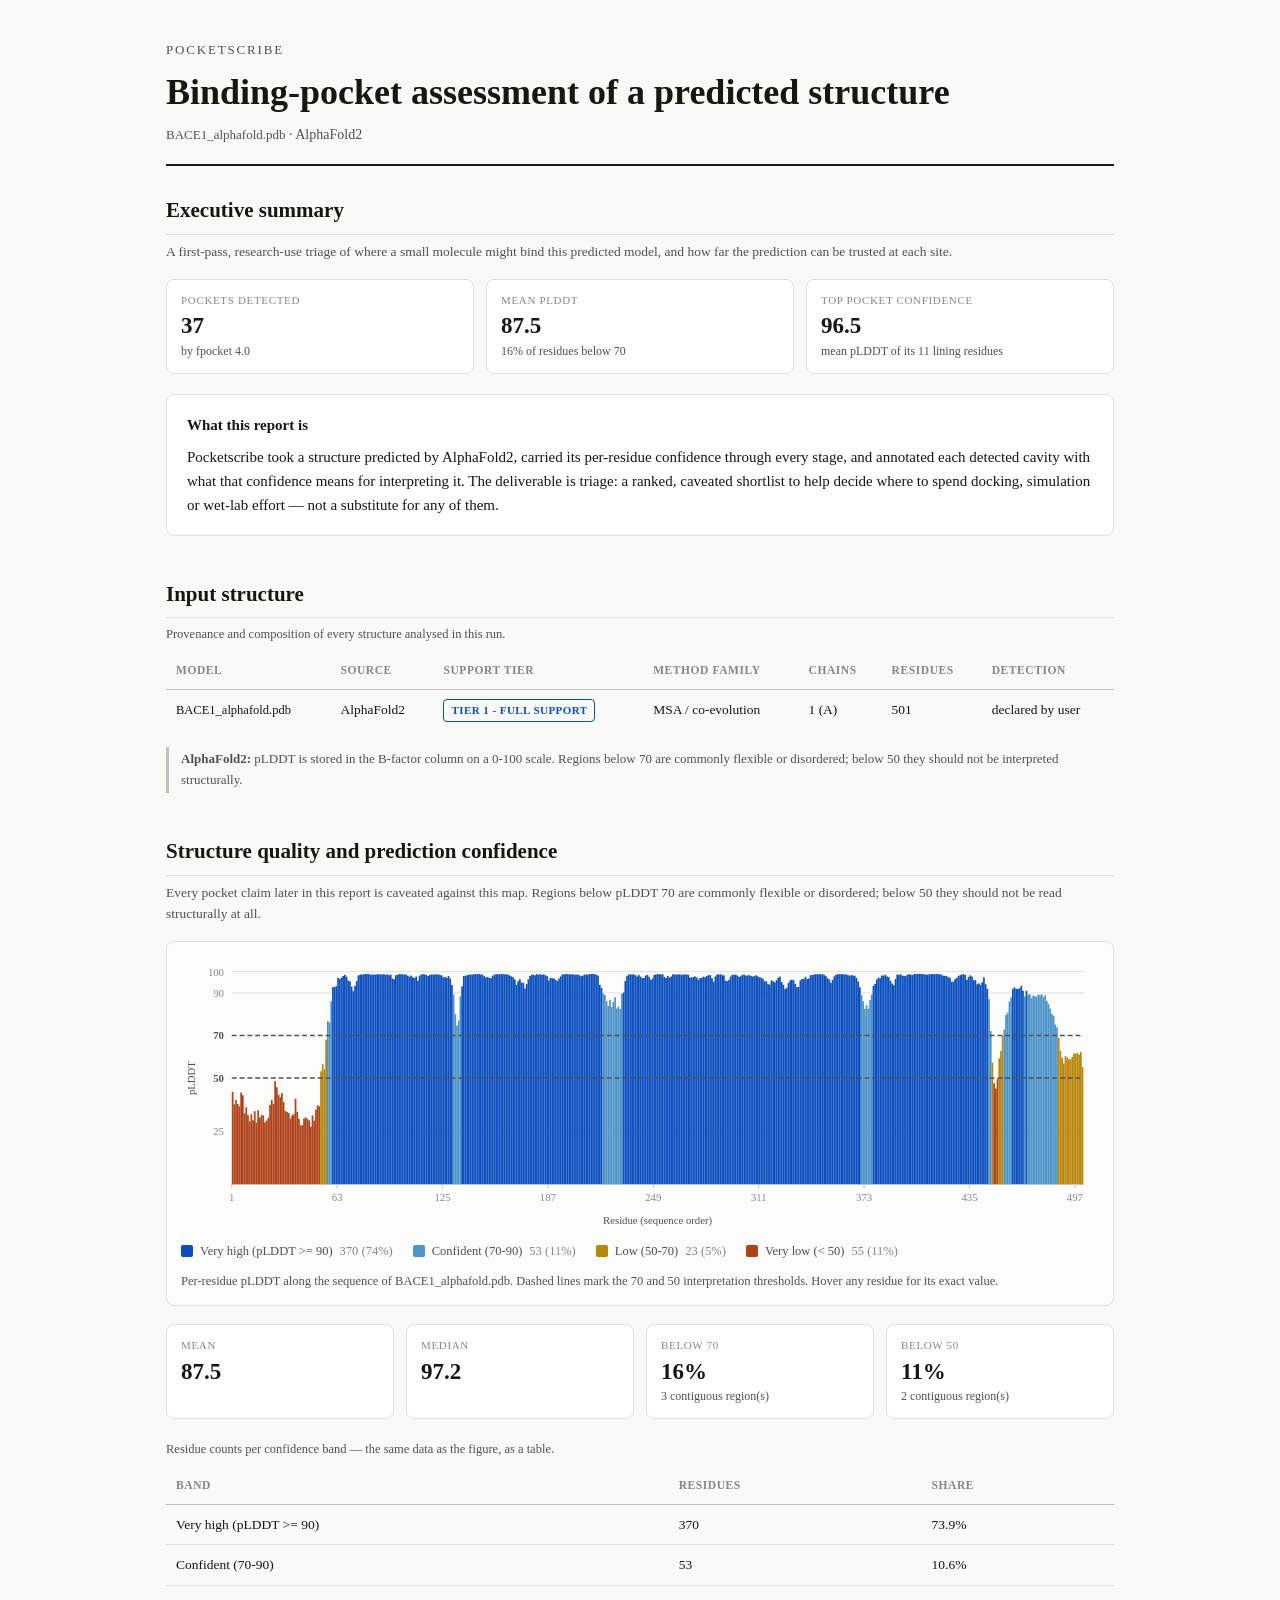
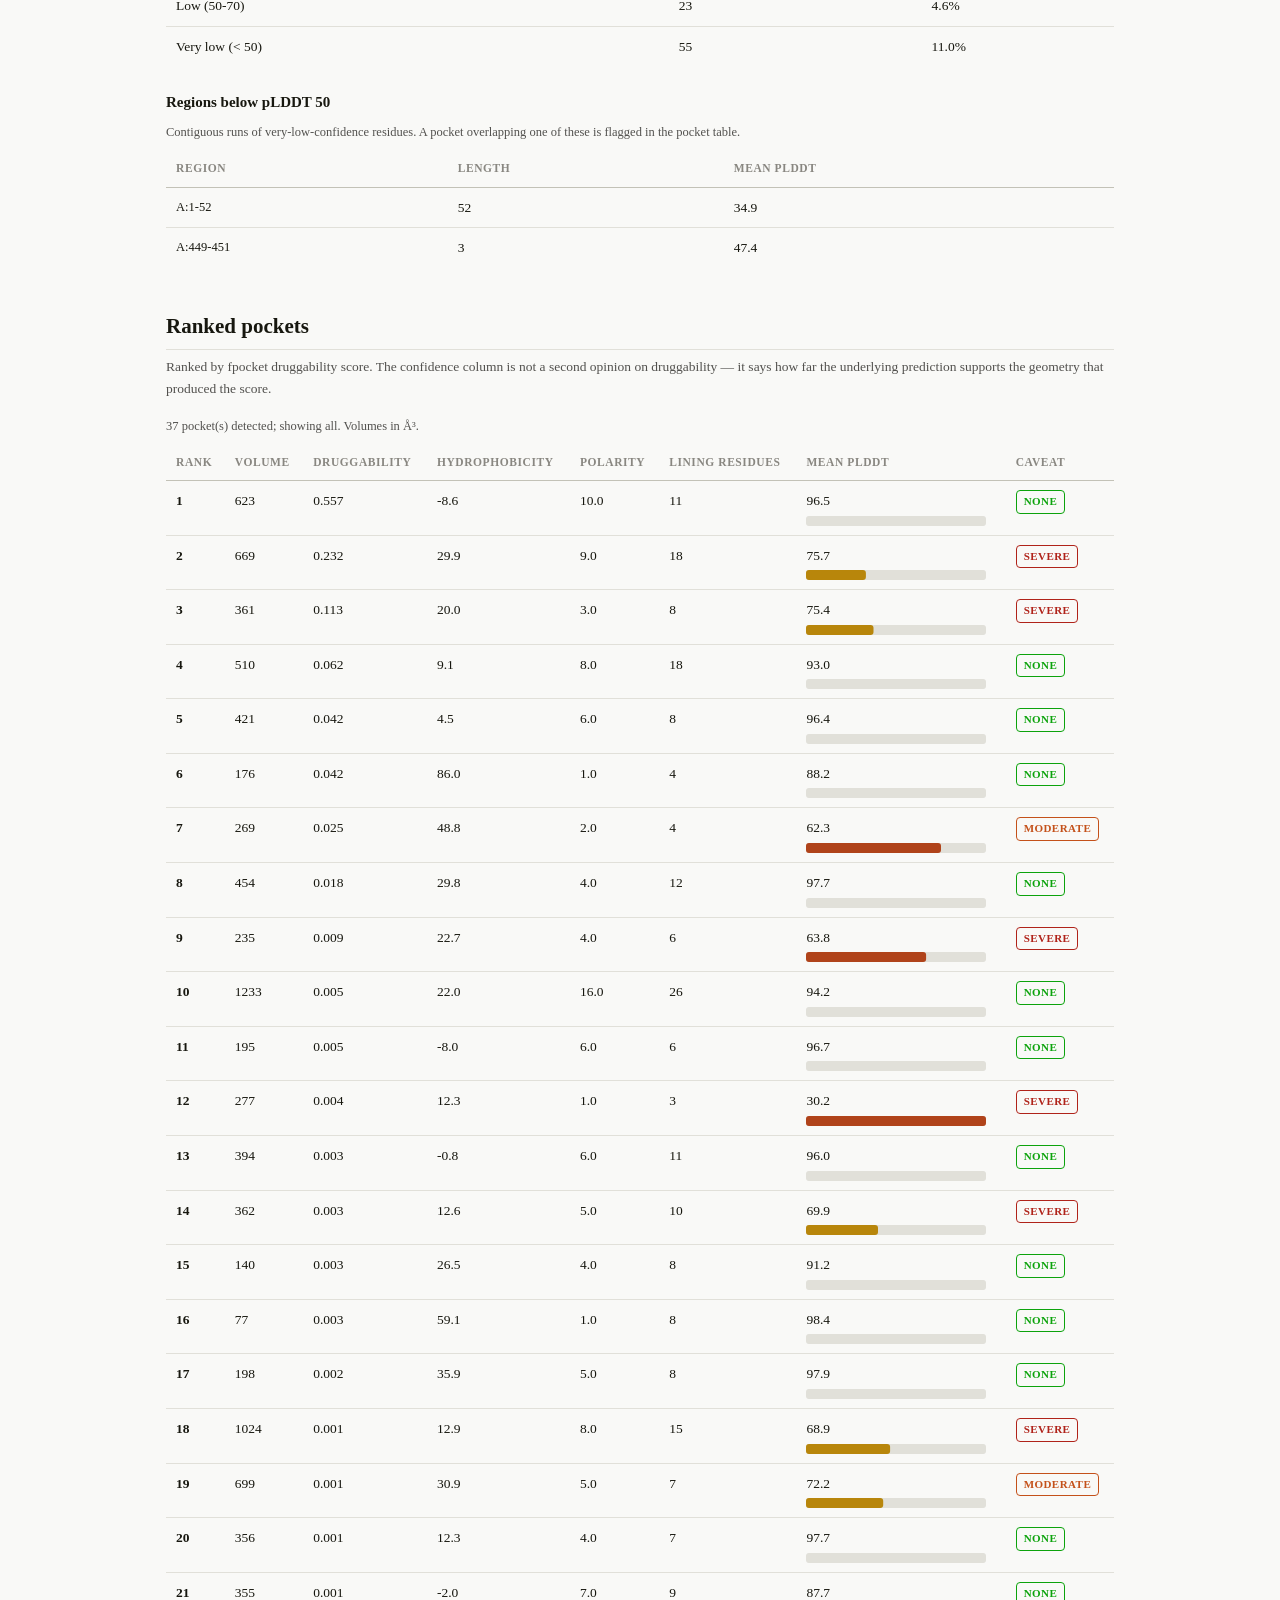
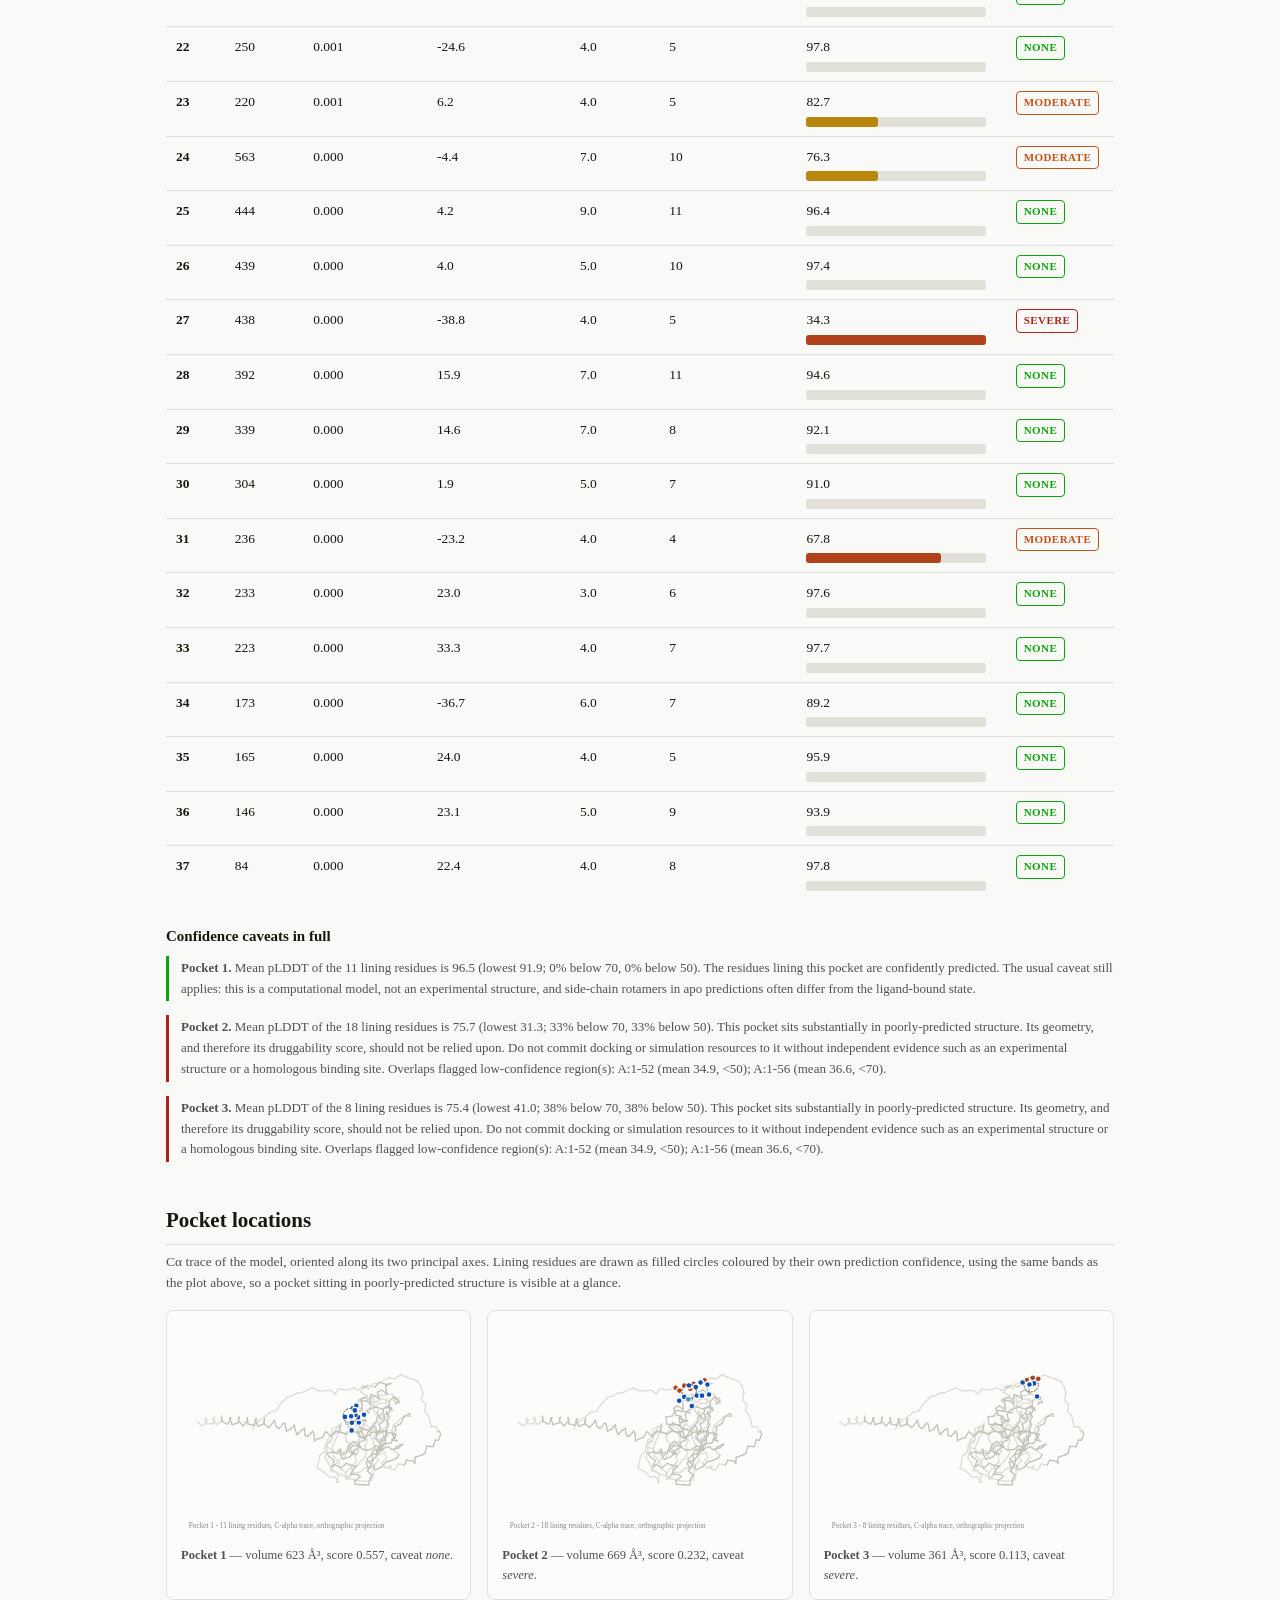
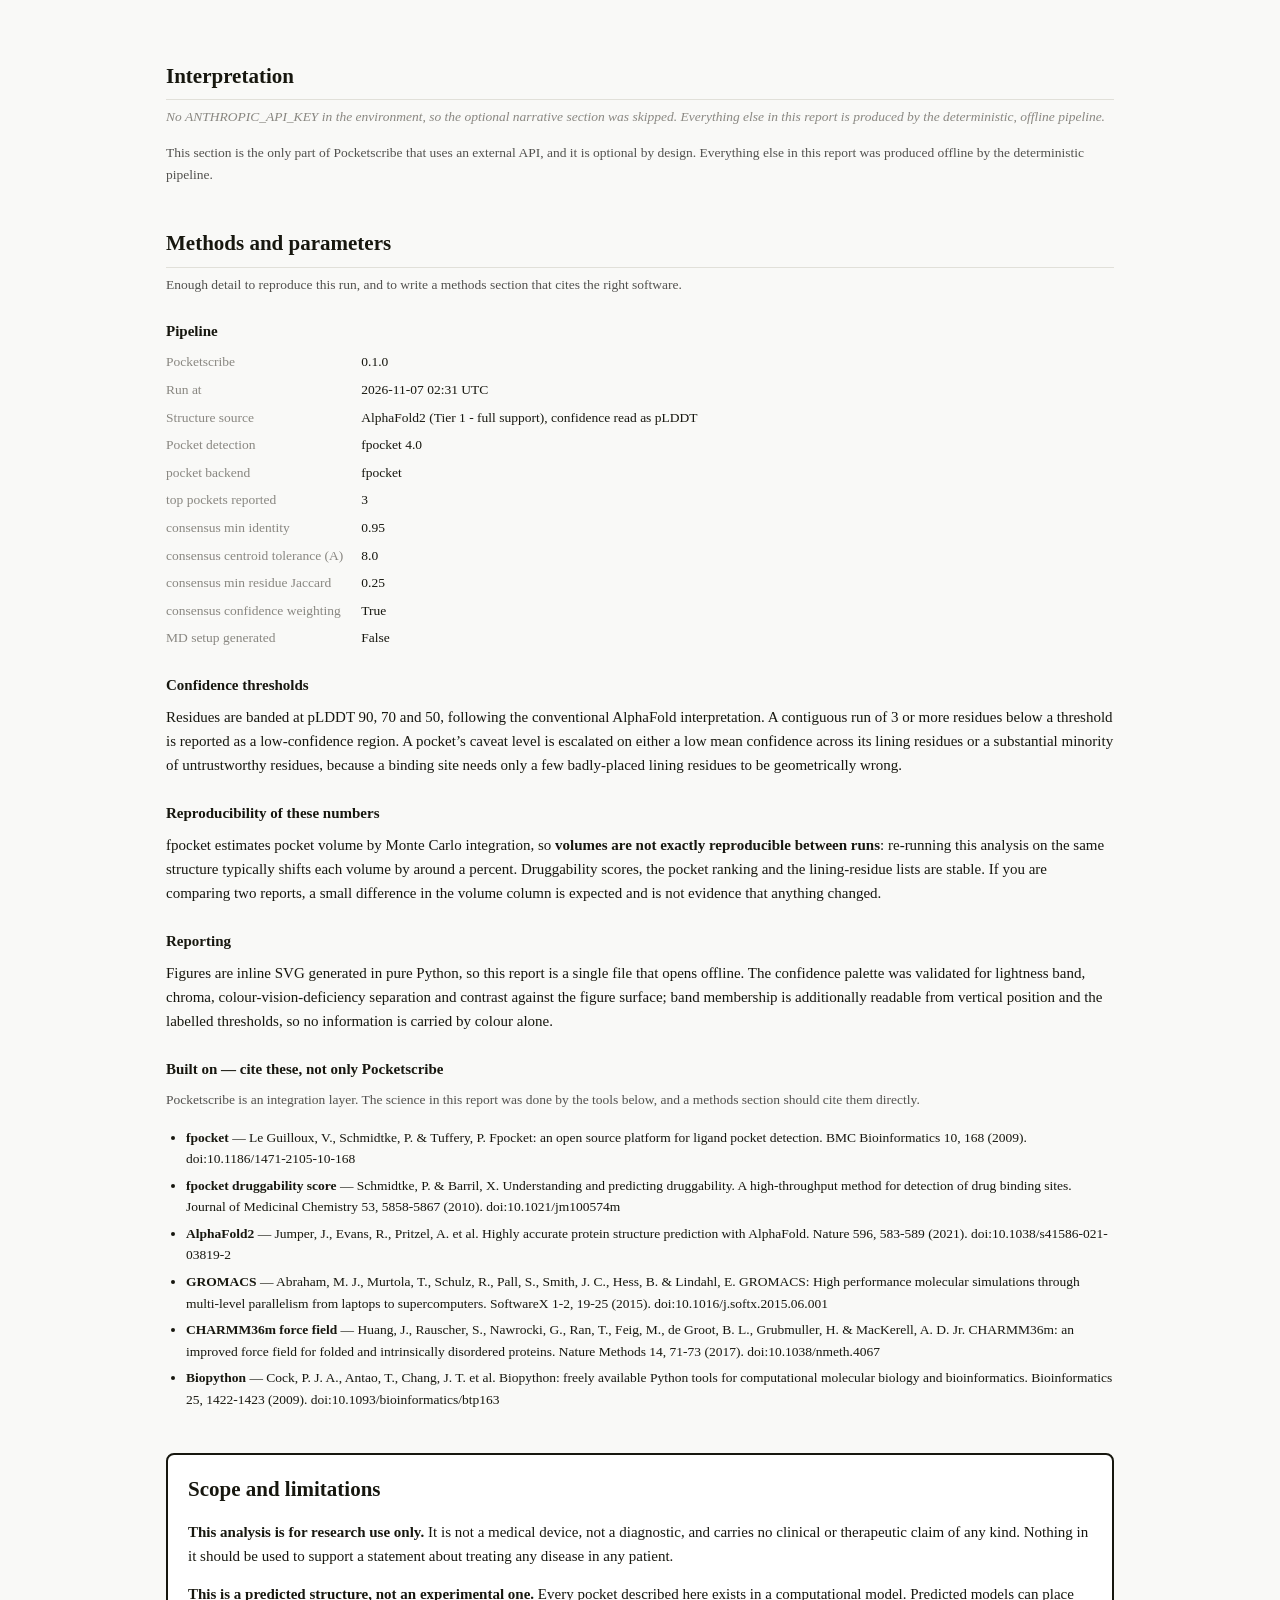
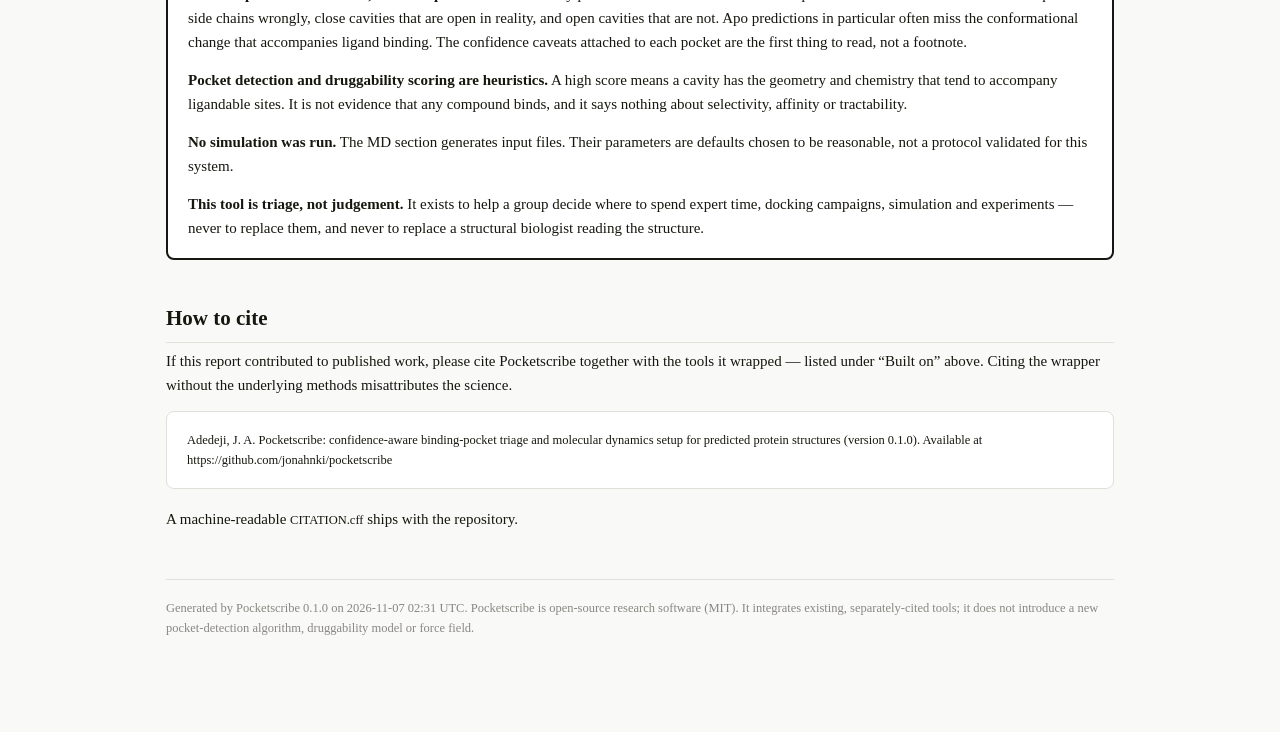
<file: demo sample reports/BACE1_af2_triage.html>
<!DOCTYPE html>
<html lang="en">
<head>
<meta charset="utf-8">
<meta name="viewport" content="width=device-width, initial-scale=1">
<title>Pocketscribe - BACE1_alphafold.pdb</title>
<meta name="generator" content="Pocketscribe 0.1.0">
<meta name="description" content="Confidence-aware binding-pocket triage report for a predicted protein structure. Research use only.">
<style>
/* Pocketscribe report stylesheet.
 *
 * Inlined into the single-file HTML report. Two constraints shape it: the report must
 * be readable offline with no network access (so no web fonts, no CDN), and it must
 * print cleanly, because these reports get attached to grant applications and passed
 * around lab meetings on paper.
 *
 * Figures keep a light plane in both themes -- see the note in report/plots.py.
 */

:root {
  --page: #f9f9f7;
  --surface: #ffffff;
  --surface-sunken: #f4f3ef;
  --ink: #17170f;
  --ink-secondary: #52514e;
  --ink-muted: #898781;
  --rule: #e1e0d9;
  --rule-strong: #c3c2b7;
  --accent: #0b4fbf;

  --caveat-none: #0ca30c;
  --caveat-low: #b8860b;
  --caveat-moderate: #c4511a;
  --caveat-severe: #b0231a;

  --figure-plane: #fcfcfb;
  --mono: ui-monospace, &#34;SF Mono&#34;, &#34;SFMono-Regular&#34;, Menlo, Consolas, &#34;Liberation Mono&#34;, monospace;
  --sans: ui-sans-serif, system-ui, -apple-system, &#34;Segoe UI&#34;, Roboto, &#34;Helvetica Neue&#34;, Arial, sans-serif;
  --serif: ui-serif, Georgia, &#34;Iowan Old Style&#34;, &#34;Times New Roman&#34;, serif;
}

@media (prefers-color-scheme: dark) {
  :root:not([data-theme=&#34;light&#34;]) {
    --page: #0d0d0d;
    --surface: #1a1a19;
    --surface-sunken: #222220;
    --ink: #f4f3ef;
    --ink-secondary: #c3c2b7;
    --ink-muted: #898781;
    --rule: #2c2c2a;
    --rule-strong: #383835;
    --accent: #6ca4f0;

    --caveat-none: #3cc03c;
    --caveat-low: #d9a52a;
    --caveat-moderate: #e8834e;
    --caveat-severe: #e86b62;
  }
}

:root[data-theme=&#34;dark&#34;] {
  --page: #0d0d0d;
  --surface: #1a1a19;
  --surface-sunken: #222220;
  --ink: #f4f3ef;
  --ink-secondary: #c3c2b7;
  --ink-muted: #898781;
  --rule: #2c2c2a;
  --rule-strong: #383835;
  --accent: #6ca4f0;

  --caveat-none: #3cc03c;
  --caveat-low: #d9a52a;
  --caveat-moderate: #e8834e;
  --caveat-severe: #e86b62;
}

* { box-sizing: border-box; }

body {
  margin: 0;
  padding: 0;
  background: var(--page);
  color: var(--ink);
  font-family: var(--sans);
  font-size: 15px;
  line-height: 1.6;
  -webkit-text-size-adjust: 100%;
}

.wrap {
  max-width: 980px;
  margin: 0 auto;
  padding: 40px 16px 80px;
}

/* ---- Masthead ---- */

header.masthead {
  border-bottom: 2px solid var(--ink);
  padding-bottom: 18px;
  margin-bottom: 28px;
}

.wordmark {
  font-family: var(--serif);
  font-size: 13px;
  letter-spacing: 0.14em;
  text-transform: uppercase;
  color: var(--ink-secondary);
  margin: 0 0 10px;
}

h1 {
  font-family: var(--serif);
  font-size: clamp(26px, 4.5vw, 36px);
  line-height: 1.2;
  margin: 0 0 10px;
  font-weight: 600;
}

.subtitle {
  margin: 0;
  color: var(--ink-secondary);
  font-size: 14px;
}

.subtitle code { font-family: var(--mono); font-size: 13px; }

/* ---- Sections ---- */

section { margin: 0 0 42px; }

h2 {
  font-family: var(--serif);
  font-size: 21px;
  margin: 0 0 6px;
  padding-bottom: 6px;
  border-bottom: 1px solid var(--rule);
  font-weight: 600;
}

h3 {
  font-size: 15px;
  margin: 24px 0 8px;
  font-weight: 650;
}

.section-note {
  color: var(--ink-secondary);
  font-size: 13.5px;
  margin: 0 0 16px;
}

p { margin: 0 0 14px; }

/* ---- Cards and stat tiles ---- */

.card {
  background: var(--surface);
  border: 1px solid var(--rule);
  border-radius: 8px;
  padding: 18px 20px;
  margin: 0 0 18px;
}

.stat-row {
  display: grid;
  grid-template-columns: repeat(auto-fit, minmax(150px, 1fr));
  gap: 12px;
  margin: 0 0 20px;
}

.stat {
  background: var(--surface);
  border: 1px solid var(--rule);
  border-radius: 8px;
  padding: 12px 14px;
}

.stat-label {
  display: block;
  font-size: 11px;
  letter-spacing: 0.06em;
  text-transform: uppercase;
  color: var(--ink-muted);
  margin-bottom: 4px;
}

.stat-value {
  display: block;
  font-size: 23px;
  font-weight: 650;
  line-height: 1.15;
  font-variant-numeric: tabular-nums;
}

.stat-sub {
  display: block;
  font-size: 12px;
  color: var(--ink-secondary);
  margin-top: 2px;
}

/* ---- Tables ---- */

.table-scroll { overflow-x: auto; margin: 0 0 16px; }

table {
  width: 100%;
  border-collapse: collapse;
  font-size: 13.5px;
}

caption {
  caption-side: top;
  text-align: left;
  font-size: 12.5px;
  color: var(--ink-secondary);
  padding-bottom: 8px;
}

th, td {
  text-align: left;
  padding: 9px 10px;
  border-bottom: 1px solid var(--rule);
  vertical-align: top;
}

th {
  font-size: 11.5px;
  letter-spacing: 0.05em;
  text-transform: uppercase;
  color: var(--ink-muted);
  font-weight: 600;
  border-bottom: 1px solid var(--rule-strong);
  white-space: nowrap;
}

td.num { font-variant-numeric: tabular-nums; white-space: nowrap; }

tbody tr:last-child td { border-bottom: none; }

/* ---- Figures ---- */

figure {
  margin: 0 0 18px;
  background: var(--figure-plane);
  border: 1px solid var(--rule);
  border-radius: 8px;
  padding: 14px;
}

figcaption {
  font-size: 12.5px;
  color: var(--ink-secondary);
  margin-top: 10px;
}

.viz { display: block; max-width: 100%; height: auto; }

.legend {
  list-style: none;
  margin: 12px 0 0;
  padding: 0;
  display: flex;
  flex-wrap: wrap;
  gap: 8px 20px;
}

.legend-item { display: flex; align-items: center; gap: 7px; font-size: 12.5px; }

.swatch {
  width: 12px;
  height: 12px;
  border-radius: 2px;
  flex: 0 0 auto;
  display: inline-block;
}

.legend-label { color: #52514e; }
.legend-value { color: #898781; font-variant-numeric: tabular-nums; }

.pocket-gallery {
  display: grid;
  grid-template-columns: repeat(auto-fit, minmax(260px, 1fr));
  gap: 16px;
}

.meter { display: block; margin-top: 4px; }

/* ---- Caveats ---- */

.caveat {
  border-left: 3px solid var(--rule-strong);
  padding: 2px 0 2px 12px;
  font-size: 13px;
  color: var(--ink-secondary);
}

.caveat-none { border-left-color: var(--caveat-none); }
.caveat-low { border-left-color: var(--caveat-low); }
.caveat-moderate { border-left-color: var(--caveat-moderate); }
.caveat-severe { border-left-color: var(--caveat-severe); }

.badge {
  display: inline-block;
  font-size: 11px;
  font-weight: 650;
  letter-spacing: 0.04em;
  text-transform: uppercase;
  padding: 2px 7px;
  border-radius: 4px;
  border: 1px solid currentColor;
  white-space: nowrap;
}

.badge-none { color: var(--caveat-none); }
.badge-low { color: var(--caveat-low); }
.badge-moderate { color: var(--caveat-moderate); }
.badge-severe { color: var(--caveat-severe); }
.badge-tier1 { color: var(--accent); }
.badge-tier2 { color: var(--ink-secondary); }
.badge-cross { color: var(--accent); }
.badge-same { color: var(--caveat-low); }
.badge-single { color: var(--ink-muted); }

/* ---- Callouts ---- */

.callout {
  border: 1px solid var(--rule-strong);
  border-left: 4px solid var(--ink-secondary);
  border-radius: 6px;
  background: var(--surface-sunken);
  padding: 14px 16px;
  margin: 0 0 18px;
  font-size: 13.5px;
}

.callout strong { font-weight: 650; }
.callout-warn { border-left-color: var(--caveat-moderate); }
.callout p:last-child { margin-bottom: 0; }

/* ---- Narrative ---- */

.narrative p {
  font-family: var(--serif);
  font-size: 16px;
  line-height: 1.65;
}

.narrative-attribution {
  font-size: 12px;
  color: var(--ink-muted);
  border-top: 1px solid var(--rule);
  padding-top: 10px;
  margin-top: 4px;
}

/* ---- Appendix, lists ---- */

dl.params { margin: 0; display: grid; grid-template-columns: max-content 1fr; gap: 6px 18px; font-size: 13.5px; }
dl.params dt { color: var(--ink-muted); }
dl.params dd { margin: 0; }

ul.plain { margin: 0 0 14px; padding-left: 20px; font-size: 13.5px; }
ul.plain li { margin-bottom: 5px; }

code, .mono { font-family: var(--mono); font-size: 12.5px; }

.file-list { list-style: none; padding: 0; margin: 0; }
.file-list li { padding: 7px 0; border-bottom: 1px solid var(--rule); font-size: 13.5px; }
.file-list li:last-child { border-bottom: none; }
.file-list .fname { font-family: var(--mono); font-size: 12.5px; }
.file-list .fdesc { color: var(--ink-secondary); display: block; }

.empty { color: var(--ink-muted); font-style: italic; font-size: 13.5px; }

/* ---- Disclaimer + footer ---- */

.disclaimer {
  border: 2px solid var(--ink);
  border-radius: 8px;
  padding: 18px 20px;
  background: var(--surface);
}

.disclaimer h2 { border-bottom: none; margin-bottom: 8px; }

footer {
  margin-top: 48px;
  padding-top: 18px;
  border-top: 1px solid var(--rule);
  font-size: 12.5px;
  color: var(--ink-muted);
}

a { color: var(--accent); }

/* ---- Print ---- */

@media print {
  :root {
    --page: #ffffff;
    --surface: #ffffff;
    --ink: #000000;
    --ink-secondary: #333333;
  }
  body { font-size: 11pt; }
  .wrap { max-width: none; padding: 0; }
  section { page-break-inside: avoid; margin-bottom: 26px; }
  figure, table, .card, .callout { page-break-inside: avoid; }
  a { text-decoration: none; color: inherit; }
}

</style>
</head>
<body>
<div class="wrap">

<header class="masthead">
  <p class="wordmark">Pocketscribe</p>
  <h1>Binding-pocket assessment of a predicted structure</h1>
  <p class="subtitle">  <code>BACE1_alphafold.pdb</code> &middot; AlphaFold2</p>
</header>


<section id="summary">
  <h2>Executive summary</h2>
  <p class="section-note">
    A first-pass, research-use triage of where a small molecule might bind this
    predicted model, and how far the prediction can be trusted at each site.
  </p>

  <div class="stat-row">
    <div class="stat">
      <span class="stat-label">Pockets detected</span>
      <span class="stat-value">37</span>
      <span class="stat-sub">by fpocket 4.0</span>
    </div>
    <div class="stat">
      <span class="stat-label">Mean pLDDT</span>
      <span class="stat-value">87.5</span>
      <span class="stat-sub">16% of residues below 70</span>
    </div>
    <div class="stat">
      <span class="stat-label">Top pocket confidence</span>
      <span class="stat-value">96.5</span>
      <span class="stat-sub">mean pLDDT of its 11 lining residues</span>
    </div>
  </div>


  <div class="card">
    <h3 style="margin-top:0">What this report is</h3>
    <p style="margin-bottom:0">
      Pocketscribe took a structure predicted by AlphaFold2,
      carried its per-residue confidence through every stage, and annotated each
      detected cavity with what that confidence means for interpreting it. The
      deliverable is triage: a ranked, caveated shortlist to help decide where to spend
      docking, simulation or wet-lab effort &mdash; not a substitute for any of them.
    </p>
  </div>

</section>

<section id="input">
  <h2>Input structure</h2>
  <div class="table-scroll">
    <table>
      <caption>Provenance and composition of every structure analysed in this run.</caption>
      <thead>
        <tr>
          <th>Model</th><th>Source</th><th>Support tier</th><th>Method family</th>
          <th>Chains</th><th>Residues</th><th>Detection</th>
        </tr>
      </thead>
      <tbody>
        <tr>
          <td><span class="mono">BACE1_alphafold.pdb</span></td>
          <td>AlphaFold2</td>
          <td>
            <span class="badge badge-tier1">
              Tier 1 - full support
            </span>
          </td>
          <td>MSA / co-evolution</td>
          <td class="num">1 (A)</td>
          <td class="num">501</td>
          <td>
declared by user          </td>
        </tr>
      </tbody>
    </table>
  </div>

    <p class="caveat"><strong>AlphaFold2:</strong> pLDDT is stored in the B-factor column on a 0-100 scale. Regions below 70 are commonly flexible or disordered; below 50 they should not be interpreted structurally.</p>

</section>

<section id="confidence">
  <h2>Structure quality and prediction confidence</h2>
  <p class="section-note">
    Every pocket claim later in this report is caveated against this map. Regions below
    pLDDT 70 are commonly flexible or disordered; below 50 they should not be read
    structurally at all.
  </p>

  <figure>
    <svg class="viz" role="img" viewBox="0 0 940 280" width="100%" preserveAspectRatio="xMidYMid meet" aria-label="Per-residue prediction confidence: pLDDT for 501 residues along the sequence."><rect x="0" y="0" width="940" height="280" fill="#fcfcfb"/><line x1="52" y1="179.5" x2="924" y2="179.5" stroke="#e1e0d9" stroke-width="1"/><text x="44" y="183.5" text-anchor="end" font-size="11" fill="#898781">25</text><line x1="52" y1="37.8" x2="924" y2="37.8" stroke="#e1e0d9" stroke-width="1"/><text x="44" y="41.8" text-anchor="end" font-size="11" fill="#898781">90</text><line x1="52" y1="16.0" x2="924" y2="16.0" stroke="#e1e0d9" stroke-width="1"/><text x="44" y="20.0" text-anchor="end" font-size="11" fill="#898781">100</text><rect x="52.00" y="139.17" width="1.74" height="94.83" fill="#B0431A"><title>A:MET1 - pLDDT 43.5 (Very low)</title></rect><rect x="53.74" y="151.90" width="1.74" height="82.10" fill="#B0431A"><title>A:ALA2 - pLDDT 37.7 (Very low)</title></rect><rect x="55.48" y="147.48" width="1.74" height="86.52" fill="#B0431A"><title>A:GLN3 - pLDDT 39.7 (Very low)</title></rect><rect x="57.22" y="151.57" width="1.74" height="82.43" fill="#B0431A"><title>A:ALA4 - pLDDT 37.8 (Very low)</title></rect><rect x="58.96" y="153.89" width="1.74" height="80.11" fill="#B0431A"><title>A:LEU5 - pLDDT 36.8 (Very low)</title></rect><rect x="60.70" y="139.91" width="1.74" height="94.09" fill="#B0431A"><title>A:PRO6 - pLDDT 43.2 (Very low)</title></rect><rect x="62.44" y="142.64" width="1.74" height="91.36" fill="#B0431A"><title>A:TRP7 - pLDDT 41.9 (Very low)</title></rect><rect x="64.18" y="161.04" width="1.74" height="72.96" fill="#B0431A"><title>A:LEU8 - pLDDT 33.5 (Very low)</title></rect><rect x="65.92" y="154.84" width="1.74" height="79.16" fill="#B0431A"><title>A:LEU9 - pLDDT 36.3 (Very low)</title></rect><rect x="67.66" y="162.89" width="1.74" height="71.11" fill="#B0431A"><title>A:LEU10 - pLDDT 32.6 (Very low)</title></rect><rect x="69.41" y="169.38" width="1.74" height="64.62" fill="#B0431A"><title>A:TRP11 - pLDDT 29.6 (Very low)</title></rect><rect x="71.15" y="161.99" width="1.74" height="72.01" fill="#B0431A"><title>A:MET12 - pLDDT 33.0 (Very low)</title></rect><rect x="72.89" y="168.19" width="1.74" height="65.81" fill="#B0431A"><title>A:GLY13 - pLDDT 30.2 (Very low)</title></rect><rect x="74.63" y="158.92" width="1.74" height="75.08" fill="#B0431A"><title>A:ALA14 - pLDDT 34.4 (Very low)</title></rect><rect x="76.37" y="170.67" width="1.74" height="63.33" fill="#B0431A"><title>A:GLY15 - pLDDT 29.1 (Very low)</title></rect><rect x="78.11" y="157.96" width="1.74" height="76.04" fill="#B0431A"><title>A:VAL16 - pLDDT 34.9 (Very low)</title></rect><rect x="79.85" y="165.53" width="1.74" height="68.47" fill="#B0431A"><title>A:LEU17 - pLDDT 31.4 (Very low)</title></rect><rect x="81.59" y="163.02" width="1.74" height="70.98" fill="#B0431A"><title>A:PRO18 - pLDDT 32.6 (Very low)</title></rect><rect x="83.33" y="163.28" width="1.74" height="70.72" fill="#B0431A"><title>A:ALA19 - pLDDT 32.4 (Very low)</title></rect><rect x="85.07" y="170.43" width="1.74" height="63.57" fill="#B0431A"><title>A:HIS20 - pLDDT 29.2 (Very low)</title></rect><rect x="86.81" y="168.49" width="1.74" height="65.51" fill="#B0431A"><title>A:GLY21 - pLDDT 30.1 (Very low)</title></rect><rect x="88.55" y="165.81" width="1.74" height="68.19" fill="#B0431A"><title>A:THR22 - pLDDT 31.3 (Very low)</title></rect><rect x="90.29" y="152.51" width="1.74" height="81.49" fill="#B0431A"><title>A:GLN23 - pLDDT 37.4 (Very low)</title></rect><rect x="92.03" y="147.41" width="1.74" height="86.59" fill="#B0431A"><title>A:HIS24 - pLDDT 39.7 (Very low)</title></rect><rect x="93.77" y="151.51" width="1.74" height="82.49" fill="#B0431A"><title>A:GLY25 - pLDDT 37.8 (Very low)</title></rect><rect x="95.51" y="128.20" width="1.74" height="105.80" fill="#B0431A"><title>A:ILE26 - pLDDT 48.5 (Very low)</title></rect><rect x="97.25" y="134.46" width="1.74" height="99.54" fill="#B0431A"><title>A:ARG27 - pLDDT 45.7 (Very low)</title></rect><rect x="98.99" y="142.09" width="1.74" height="91.91" fill="#B0431A"><title>A:LEU28 - pLDDT 42.2 (Very low)</title></rect><rect x="100.73" y="144.62" width="1.74" height="89.38" fill="#B0431A"><title>A:PRO29 - pLDDT 41.0 (Very low)</title></rect><rect x="102.48" y="140.33" width="1.74" height="93.67" fill="#B0431A"><title>A:LEU30 - pLDDT 43.0 (Very low)</title></rect><rect x="104.22" y="149.53" width="1.74" height="84.47" fill="#B0431A"><title>A:ARG31 - pLDDT 38.8 (Very low)</title></rect><rect x="105.96" y="158.66" width="1.74" height="75.34" fill="#B0431A"><title>A:SER32 - pLDDT 34.6 (Very low)</title></rect><rect x="107.70" y="159.75" width="1.74" height="74.25" fill="#B0431A"><title>A:GLY33 - pLDDT 34.1 (Very low)</title></rect><rect x="109.44" y="160.71" width="1.74" height="73.29" fill="#B0431A"><title>A:LEU34 - pLDDT 33.6 (Very low)</title></rect><rect x="111.18" y="166.42" width="1.74" height="67.58" fill="#B0431A"><title>A:GLY35 - pLDDT 31.0 (Very low)</title></rect><rect x="112.92" y="163.15" width="1.74" height="70.85" fill="#B0431A"><title>A:GLY36 - pLDDT 32.5 (Very low)</title></rect><rect x="114.66" y="162.06" width="1.74" height="71.94" fill="#B0431A"><title>A:ALA37 - pLDDT 33.0 (Very low)</title></rect><rect x="116.40" y="146.12" width="1.74" height="87.88" fill="#B0431A"><title>A:PRO38 - pLDDT 40.3 (Very low)</title></rect><rect x="118.14" y="159.53" width="1.74" height="74.47" fill="#B0431A"><title>A:LEU39 - pLDDT 34.2 (Very low)</title></rect><rect x="119.88" y="166.77" width="1.74" height="67.23" fill="#B0431A"><title>A:GLY40 - pLDDT 30.8 (Very low)</title></rect><rect x="121.62" y="173.50" width="1.74" height="60.50" fill="#B0431A"><title>A:LEU41 - pLDDT 27.8 (Very low)</title></rect><rect x="123.36" y="173.16" width="1.74" height="60.84" fill="#B0431A"><title>A:ARG42 - pLDDT 27.9 (Very low)</title></rect><rect x="125.10" y="166.38" width="1.74" height="67.62" fill="#B0431A"><title>A:LEU43 - pLDDT 31.0 (Very low)</title></rect><rect x="126.84" y="165.22" width="1.74" height="68.78" fill="#B0431A"><title>A:PRO44 - pLDDT 31.6 (Very low)</title></rect><rect x="128.58" y="166.92" width="1.74" height="67.08" fill="#B0431A"><title>A:ARG45 - pLDDT 30.8 (Very low)</title></rect><rect x="130.32" y="168.23" width="1.74" height="65.77" fill="#B0431A"><title>A:GLU46 - pLDDT 30.2 (Very low)</title></rect><rect x="132.06" y="174.70" width="1.74" height="59.30" fill="#B0431A"><title>A:THR47 - pLDDT 27.2 (Very low)</title></rect><rect x="133.80" y="163.28" width="1.74" height="70.72" fill="#B0431A"><title>A:ASP48 - pLDDT 32.4 (Very low)</title></rect><rect x="135.54" y="168.56" width="1.74" height="65.44" fill="#B0431A"><title>A:GLU49 - pLDDT 30.0 (Very low)</title></rect><rect x="137.29" y="157.35" width="1.74" height="76.65" fill="#B0431A"><title>A:GLU50 - pLDDT 35.2 (Very low)</title></rect><rect x="139.03" y="152.86" width="1.74" height="81.14" fill="#B0431A"><title>A:PRO51 - pLDDT 37.2 (Very low)</title></rect><rect x="140.77" y="154.08" width="1.74" height="79.92" fill="#B0431A"><title>A:GLU52 - pLDDT 36.7 (Very low)</title></rect><rect x="142.51" y="118.05" width="1.74" height="115.95" fill="#B8860B"><title>A:GLU53 - pLDDT 53.2 (Low)</title></rect><rect x="144.25" y="110.70" width="1.74" height="123.30" fill="#B8860B"><title>A:PRO54 - pLDDT 56.6 (Low)</title></rect><rect x="145.99" y="116.08" width="1.74" height="117.92" fill="#B8860B"><title>A:GLY55 - pLDDT 54.1 (Low)</title></rect><rect x="147.73" y="85.63" width="1.74" height="148.37" fill="#B8860B"><title>A:ARG56 - pLDDT 68.1 (Low)</title></rect><rect x="149.47" y="66.69" width="1.74" height="167.31" fill="#4C93C8"><title>A:ARG57 - pLDDT 76.8 (Confident)</title></rect><rect x="151.21" y="68.06" width="1.74" height="165.94" fill="#4C93C8"><title>A:GLY58 - pLDDT 76.1 (Confident)</title></rect><rect x="152.95" y="46.26" width="1.74" height="187.74" fill="#4C93C8"><title>A:SER59 - pLDDT 86.1 (Confident)</title></rect><rect x="154.69" y="31.80" width="1.74" height="202.19" fill="#0B4FBF"><title>A:PHE60 - pLDDT 92.8 (Very high)</title></rect><rect x="156.43" y="31.80" width="1.74" height="202.19" fill="#0B4FBF"><title>A:VAL61 - pLDDT 92.8 (Very high)</title></rect><rect x="158.17" y="30.85" width="1.74" height="203.15" fill="#0B4FBF"><title>A:GLU62 - pLDDT 93.2 (Very high)</title></rect><rect x="159.91" y="22.28" width="1.74" height="211.72" fill="#0B4FBF"><title>A:MET63 - pLDDT 97.1 (Very high)</title></rect><rect x="161.65" y="23.50" width="1.74" height="210.50" fill="#0B4FBF"><title>A:VAL64 - pLDDT 96.6 (Very high)</title></rect><rect x="163.39" y="22.28" width="1.74" height="211.72" fill="#0B4FBF"><title>A:ASP65 - pLDDT 97.1 (Very high)</title></rect><rect x="165.13" y="20.49" width="1.74" height="213.51" fill="#0B4FBF"><title>A:ASN66 - pLDDT 97.9 (Very high)</title></rect><rect x="166.87" y="19.27" width="1.74" height="214.73" fill="#0B4FBF"><title>A:LEU67 - pLDDT 98.5 (Very high)</title></rect><rect x="168.61" y="21.19" width="1.74" height="212.81" fill="#0B4FBF"><title>A:ARG68 - pLDDT 97.6 (Very high)</title></rect><rect x="170.36" y="25.26" width="1.74" height="208.74" fill="#0B4FBF"><title>A:GLY69 - pLDDT 95.8 (Very high)</title></rect><rect x="172.10" y="25.94" width="1.74" height="208.06" fill="#0B4FBF"><title>A:LYS70 - pLDDT 95.4 (Very high)</title></rect><rect x="173.84" y="31.39" width="1.74" height="202.61" fill="#0B4FBF"><title>A:SER71 - pLDDT 92.9 (Very high)</title></rect><rect x="175.58" y="36.03" width="1.74" height="197.97" fill="#0B4FBF"><title>A:GLY72 - pLDDT 90.8 (Very high)</title></rect><rect x="177.32" y="30.58" width="1.74" height="203.42" fill="#0B4FBF"><title>A:GLN73 - pLDDT 93.3 (Very high)</title></rect><rect x="179.06" y="25.55" width="1.74" height="208.45" fill="#0B4FBF"><title>A:GLY74 - pLDDT 95.6 (Very high)</title></rect><rect x="180.80" y="19.95" width="1.74" height="214.05" fill="#0B4FBF"><title>A:TYR75 - pLDDT 98.2 (Very high)</title></rect><rect x="182.54" y="19.14" width="1.74" height="214.86" fill="#0B4FBF"><title>A:TYR76 - pLDDT 98.6 (Very high)</title></rect><rect x="184.28" y="18.86" width="1.74" height="215.14" fill="#0B4FBF"><title>A:VAL77 - pLDDT 98.7 (Very high)</title></rect><rect x="186.02" y="18.86" width="1.74" height="215.14" fill="#0B4FBF"><title>A:GLU78 - pLDDT 98.7 (Very high)</title></rect><rect x="187.76" y="18.44" width="1.74" height="215.56" fill="#0B4FBF"><title>A:MET79 - pLDDT 98.9 (Very high)</title></rect><rect x="189.50" y="18.44" width="1.74" height="215.56" fill="#0B4FBF"><title>A:THR80 - pLDDT 98.9 (Very high)</title></rect><rect x="191.24" y="18.59" width="1.74" height="215.41" fill="#0B4FBF"><title>A:VAL81 - pLDDT 98.8 (Very high)</title></rect><rect x="192.98" y="19.01" width="1.74" height="214.99" fill="#0B4FBF"><title>A:GLY82 - pLDDT 98.6 (Very high)</title></rect><rect x="194.72" y="19.14" width="1.74" height="214.86" fill="#0B4FBF"><title>A:SER83 - pLDDT 98.6 (Very high)</title></rect><rect x="196.46" y="19.14" width="1.74" height="214.86" fill="#0B4FBF"><title>A:PRO84 - pLDDT 98.6 (Very high)</title></rect><rect x="198.20" y="19.01" width="1.74" height="214.99" fill="#0B4FBF"><title>A:PRO85 - pLDDT 98.6 (Very high)</title></rect><rect x="199.94" y="18.72" width="1.74" height="215.28" fill="#0B4FBF"><title>A:GLN86 - pLDDT 98.8 (Very high)</title></rect><rect x="201.68" y="18.86" width="1.74" height="215.14" fill="#0B4FBF"><title>A:THR87 - pLDDT 98.7 (Very high)</title></rect><rect x="203.43" y="18.72" width="1.74" height="215.28" fill="#0B4FBF"><title>A:LEU88 - pLDDT 98.8 (Very high)</title></rect><rect x="205.17" y="19.01" width="1.74" height="214.99" fill="#0B4FBF"><title>A:ASN89 - pLDDT 98.6 (Very high)</title></rect><rect x="206.91" y="18.59" width="1.74" height="215.41" fill="#0B4FBF"><title>A:ILE90 - pLDDT 98.8 (Very high)</title></rect><rect x="208.65" y="19.40" width="1.74" height="214.60" fill="#0B4FBF"><title>A:LEU91 - pLDDT 98.4 (Very high)</title></rect><rect x="210.39" y="18.72" width="1.74" height="215.28" fill="#0B4FBF"><title>A:VAL92 - pLDDT 98.8 (Very high)</title></rect><rect x="212.13" y="19.68" width="1.74" height="214.32" fill="#0B4FBF"><title>A:ASP93 - pLDDT 98.3 (Very high)</title></rect><rect x="213.87" y="19.14" width="1.74" height="214.86" fill="#0B4FBF"><title>A:THR94 - pLDDT 98.6 (Very high)</title></rect><rect x="215.61" y="23.22" width="1.74" height="210.78" fill="#0B4FBF"><title>A:GLY95 - pLDDT 96.7 (Very high)</title></rect><rect x="217.35" y="23.76" width="1.74" height="210.24" fill="#0B4FBF"><title>A:SER96 - pLDDT 96.4 (Very high)</title></rect><rect x="219.09" y="19.68" width="1.74" height="214.32" fill="#0B4FBF"><title>A:SER97 - pLDDT 98.3 (Very high)</title></rect><rect x="220.83" y="19.40" width="1.74" height="214.60" fill="#0B4FBF"><title>A:ASN98 - pLDDT 98.4 (Very high)</title></rect><rect x="222.57" y="18.59" width="1.74" height="215.41" fill="#0B4FBF"><title>A:PHE99 - pLDDT 98.8 (Very high)</title></rect><rect x="224.31" y="18.72" width="1.74" height="215.28" fill="#0B4FBF"><title>A:ALA100 - pLDDT 98.8 (Very high)</title></rect><rect x="226.05" y="18.72" width="1.74" height="215.28" fill="#0B4FBF"><title>A:VAL101 - pLDDT 98.8 (Very high)</title></rect><rect x="227.79" y="19.01" width="1.74" height="214.99" fill="#0B4FBF"><title>A:GLY102 - pLDDT 98.6 (Very high)</title></rect><rect x="229.53" y="19.01" width="1.74" height="214.99" fill="#0B4FBF"><title>A:ALA103 - pLDDT 98.6 (Very high)</title></rect><rect x="231.27" y="20.23" width="1.74" height="213.77" fill="#0B4FBF"><title>A:ALA104 - pLDDT 98.1 (Very high)</title></rect><rect x="233.01" y="21.19" width="1.74" height="212.81" fill="#0B4FBF"><title>A:PRO105 - pLDDT 97.6 (Very high)</title></rect><rect x="234.75" y="20.10" width="1.74" height="213.90" fill="#0B4FBF"><title>A:HIS106 - pLDDT 98.1 (Very high)</title></rect><rect x="236.50" y="21.86" width="1.74" height="212.14" fill="#0B4FBF"><title>A:PRO107 - pLDDT 97.3 (Very high)</title></rect><rect x="238.24" y="22.54" width="1.74" height="211.46" fill="#0B4FBF"><title>A:PHE108 - pLDDT 97.0 (Very high)</title></rect><rect x="239.98" y="21.04" width="1.74" height="212.96" fill="#0B4FBF"><title>A:LEU109 - pLDDT 97.7 (Very high)</title></rect><rect x="241.72" y="25.26" width="1.74" height="208.74" fill="#0B4FBF"><title>A:HIS110 - pLDDT 95.8 (Very high)</title></rect><rect x="243.46" y="20.23" width="1.74" height="213.77" fill="#0B4FBF"><title>A:ARG111 - pLDDT 98.1 (Very high)</title></rect><rect x="245.20" y="19.01" width="1.74" height="214.99" fill="#0B4FBF"><title>A:TYR112 - pLDDT 98.6 (Very high)</title></rect><rect x="246.94" y="18.59" width="1.74" height="215.41" fill="#0B4FBF"><title>A:TYR113 - pLDDT 98.8 (Very high)</title></rect><rect x="248.68" y="18.86" width="1.74" height="215.14" fill="#0B4FBF"><title>A:GLN114 - pLDDT 98.7 (Very high)</title></rect><rect x="250.42" y="19.53" width="1.74" height="214.47" fill="#0B4FBF"><title>A:ARG115 - pLDDT 98.4 (Very high)</title></rect><rect x="252.16" y="20.49" width="1.74" height="213.51" fill="#0B4FBF"><title>A:GLN116 - pLDDT 97.9 (Very high)</title></rect><rect x="253.90" y="19.40" width="1.74" height="214.60" fill="#0B4FBF"><title>A:LEU117 - pLDDT 98.4 (Very high)</title></rect><rect x="255.64" y="19.01" width="1.74" height="214.99" fill="#0B4FBF"><title>A:SER118 - pLDDT 98.6 (Very high)</title></rect><rect x="257.38" y="19.01" width="1.74" height="214.99" fill="#0B4FBF"><title>A:SER119 - pLDDT 98.6 (Very high)</title></rect><rect x="259.12" y="18.86" width="1.74" height="215.14" fill="#0B4FBF"><title>A:THR120 - pLDDT 98.7 (Very high)</title></rect><rect x="260.86" y="18.86" width="1.74" height="215.14" fill="#0B4FBF"><title>A:TYR121 - pLDDT 98.7 (Very high)</title></rect><rect x="262.60" y="18.86" width="1.74" height="215.14" fill="#0B4FBF"><title>A:ARG122 - pLDDT 98.7 (Very high)</title></rect><rect x="264.34" y="19.40" width="1.74" height="214.60" fill="#0B4FBF"><title>A:ASP123 - pLDDT 98.4 (Very high)</title></rect><rect x="266.08" y="19.95" width="1.74" height="214.05" fill="#0B4FBF"><title>A:LEU124 - pLDDT 98.2 (Very high)</title></rect><rect x="267.82" y="21.99" width="1.74" height="212.00" fill="#0B4FBF"><title>A:ARG125 - pLDDT 97.2 (Very high)</title></rect><rect x="269.56" y="21.45" width="1.74" height="212.55" fill="#0B4FBF"><title>A:LYS126 - pLDDT 97.5 (Very high)</title></rect><rect x="271.31" y="22.41" width="1.74" height="211.59" fill="#0B4FBF"><title>A:GLY127 - pLDDT 97.1 (Very high)</title></rect><rect x="273.05" y="20.62" width="1.74" height="213.38" fill="#0B4FBF"><title>A:VAL128 - pLDDT 97.9 (Very high)</title></rect><rect x="274.79" y="22.95" width="1.74" height="211.05" fill="#0B4FBF"><title>A:TYR129 - pLDDT 96.8 (Very high)</title></rect><rect x="276.53" y="29.76" width="1.74" height="204.24" fill="#0B4FBF"><title>A:VAL130 - pLDDT 93.7 (Very high)</title></rect><rect x="278.27" y="39.44" width="1.74" height="194.56" fill="#4C93C8"><title>A:PRO131 - pLDDT 89.2 (Confident)</title></rect><rect x="280.01" y="59.47" width="1.74" height="174.53" fill="#4C93C8"><title>A:TYR132 - pLDDT 80.1 (Confident)</title></rect><rect x="281.75" y="71.33" width="1.74" height="162.67" fill="#4C93C8"><title>A:THR133 - pLDDT 74.6 (Confident)</title></rect><rect x="283.49" y="66.27" width="1.74" height="167.73" fill="#4C93C8"><title>A:GLN134 - pLDDT 76.9 (Confident)</title></rect><rect x="285.23" y="41.20" width="1.74" height="192.80" fill="#4C93C8"><title>A:GLY135 - pLDDT 88.4 (Confident)</title></rect><rect x="286.97" y="31.00" width="1.74" height="203.00" fill="#0B4FBF"><title>A:LYS136 - pLDDT 93.1 (Very high)</title></rect><rect x="288.71" y="20.49" width="1.74" height="213.51" fill="#0B4FBF"><title>A:TRP137 - pLDDT 97.9 (Very high)</title></rect><rect x="290.45" y="20.10" width="1.74" height="213.90" fill="#0B4FBF"><title>A:GLU138 - pLDDT 98.1 (Very high)</title></rect><rect x="292.19" y="19.81" width="1.74" height="214.19" fill="#0B4FBF"><title>A:GLY139 - pLDDT 98.2 (Very high)</title></rect><rect x="293.93" y="19.14" width="1.74" height="214.86" fill="#0B4FBF"><title>A:GLU140 - pLDDT 98.6 (Very high)</title></rect><rect x="295.67" y="18.86" width="1.74" height="215.14" fill="#0B4FBF"><title>A:LEU141 - pLDDT 98.7 (Very high)</title></rect><rect x="297.41" y="19.14" width="1.74" height="214.86" fill="#0B4FBF"><title>A:GLY142 - pLDDT 98.6 (Very high)</title></rect><rect x="299.15" y="18.59" width="1.74" height="215.41" fill="#0B4FBF"><title>A:THR143 - pLDDT 98.8 (Very high)</title></rect><rect x="300.89" y="18.59" width="1.74" height="215.41" fill="#0B4FBF"><title>A:ASP144 - pLDDT 98.8 (Very high)</title></rect><rect x="302.63" y="18.59" width="1.74" height="215.41" fill="#0B4FBF"><title>A:LEU145 - pLDDT 98.8 (Very high)</title></rect><rect x="304.38" y="18.44" width="1.74" height="215.56" fill="#0B4FBF"><title>A:VAL146 - pLDDT 98.9 (Very high)</title></rect><rect x="306.12" y="19.01" width="1.74" height="214.99" fill="#0B4FBF"><title>A:SER147 - pLDDT 98.6 (Very high)</title></rect><rect x="307.86" y="19.01" width="1.74" height="214.99" fill="#0B4FBF"><title>A:ILE148 - pLDDT 98.6 (Very high)</title></rect><rect x="309.60" y="20.62" width="1.74" height="213.38" fill="#0B4FBF"><title>A:PRO149 - pLDDT 97.9 (Very high)</title></rect><rect x="311.34" y="21.99" width="1.74" height="212.00" fill="#0B4FBF"><title>A:HIS150 - pLDDT 97.2 (Very high)</title></rect><rect x="313.08" y="21.45" width="1.74" height="212.55" fill="#0B4FBF"><title>A:GLY151 - pLDDT 97.5 (Very high)</title></rect><rect x="314.82" y="22.41" width="1.74" height="211.59" fill="#0B4FBF"><title>A:PRO152 - pLDDT 97.1 (Very high)</title></rect><rect x="316.56" y="22.67" width="1.74" height="211.33" fill="#0B4FBF"><title>A:ASN153 - pLDDT 96.9 (Very high)</title></rect><rect x="318.30" y="20.23" width="1.74" height="213.77" fill="#0B4FBF"><title>A:VAL154 - pLDDT 98.1 (Very high)</title></rect><rect x="320.04" y="19.01" width="1.74" height="214.99" fill="#0B4FBF"><title>A:THR155 - pLDDT 98.6 (Very high)</title></rect><rect x="321.78" y="18.86" width="1.74" height="215.14" fill="#0B4FBF"><title>A:VAL156 - pLDDT 98.7 (Very high)</title></rect><rect x="323.52" y="18.59" width="1.74" height="215.41" fill="#0B4FBF"><title>A:ARG157 - pLDDT 98.8 (Very high)</title></rect><rect x="325.26" y="18.72" width="1.74" height="215.28" fill="#0B4FBF"><title>A:ALA158 - pLDDT 98.8 (Very high)</title></rect><rect x="327.00" y="18.59" width="1.74" height="215.41" fill="#0B4FBF"><title>A:ASN159 - pLDDT 98.8 (Very high)</title></rect><rect x="328.74" y="18.44" width="1.74" height="215.56" fill="#0B4FBF"><title>A:ILE160 - pLDDT 98.9 (Very high)</title></rect><rect x="330.48" y="18.72" width="1.74" height="215.28" fill="#0B4FBF"><title>A:ALA161 - pLDDT 98.8 (Very high)</title></rect><rect x="332.22" y="18.72" width="1.74" height="215.28" fill="#0B4FBF"><title>A:ALA162 - pLDDT 98.8 (Very high)</title></rect><rect x="333.96" y="19.01" width="1.74" height="214.99" fill="#0B4FBF"><title>A:ILE163 - pLDDT 98.6 (Very high)</title></rect><rect x="335.70" y="19.95" width="1.74" height="214.05" fill="#0B4FBF"><title>A:THR164 - pLDDT 98.2 (Very high)</title></rect><rect x="337.45" y="20.90" width="1.74" height="213.09" fill="#0B4FBF"><title>A:GLU165 - pLDDT 97.8 (Very high)</title></rect><rect x="339.19" y="21.86" width="1.74" height="212.14" fill="#0B4FBF"><title>A:SER166 - pLDDT 97.3 (Very high)</title></rect><rect x="340.93" y="24.17" width="1.74" height="209.82" fill="#0B4FBF"><title>A:ASP167 - pLDDT 96.2 (Very high)</title></rect><rect x="342.67" y="29.62" width="1.74" height="204.38" fill="#0B4FBF"><title>A:LYS168 - pLDDT 93.8 (Very high)</title></rect><rect x="344.41" y="25.81" width="1.74" height="208.19" fill="#0B4FBF"><title>A:PHE169 - pLDDT 95.5 (Very high)</title></rect><rect x="346.15" y="23.76" width="1.74" height="210.24" fill="#0B4FBF"><title>A:PHE170 - pLDDT 96.4 (Very high)</title></rect><rect x="347.89" y="27.16" width="1.74" height="206.84" fill="#0B4FBF"><title>A:ILE171 - pLDDT 94.9 (Very high)</title></rect><rect x="349.63" y="27.58" width="1.74" height="206.42" fill="#0B4FBF"><title>A:ASN172 - pLDDT 94.7 (Very high)</title></rect><rect x="351.37" y="33.31" width="1.74" height="200.69" fill="#0B4FBF"><title>A:GLY173 - pLDDT 92.1 (Very high)</title></rect><rect x="353.11" y="28.67" width="1.74" height="205.33" fill="#0B4FBF"><title>A:SER174 - pLDDT 94.2 (Very high)</title></rect><rect x="354.85" y="23.89" width="1.74" height="210.11" fill="#0B4FBF"><title>A:ASN175 - pLDDT 96.4 (Very high)</title></rect><rect x="356.59" y="20.49" width="1.74" height="213.51" fill="#0B4FBF"><title>A:TRP176 - pLDDT 97.9 (Very high)</title></rect><rect x="358.33" y="19.01" width="1.74" height="214.99" fill="#0B4FBF"><title>A:GLU177 - pLDDT 98.6 (Very high)</title></rect><rect x="360.07" y="19.27" width="1.74" height="214.73" fill="#0B4FBF"><title>A:GLY178 - pLDDT 98.5 (Very high)</title></rect><rect x="361.81" y="19.81" width="1.74" height="214.19" fill="#0B4FBF"><title>A:ILE179 - pLDDT 98.2 (Very high)</title></rect><rect x="363.55" y="18.59" width="1.74" height="215.41" fill="#0B4FBF"><title>A:LEU180 - pLDDT 98.8 (Very high)</title></rect><rect x="365.29" y="19.27" width="1.74" height="214.73" fill="#0B4FBF"><title>A:GLY181 - pLDDT 98.5 (Very high)</title></rect><rect x="367.03" y="18.59" width="1.74" height="215.41" fill="#0B4FBF"><title>A:LEU182 - pLDDT 98.8 (Very high)</title></rect><rect x="368.77" y="19.40" width="1.74" height="214.60" fill="#0B4FBF"><title>A:ALA183 - pLDDT 98.4 (Very high)</title></rect><rect x="370.51" y="18.86" width="1.74" height="215.14" fill="#0B4FBF"><title>A:TYR184 - pLDDT 98.7 (Very high)</title></rect><rect x="372.26" y="19.81" width="1.74" height="214.19" fill="#0B4FBF"><title>A:ALA185 - pLDDT 98.2 (Very high)</title></rect><rect x="374.00" y="20.62" width="1.74" height="213.38" fill="#0B4FBF"><title>A:GLU186 - pLDDT 97.9 (Very high)</title></rect><rect x="375.74" y="25.13" width="1.74" height="208.87" fill="#0B4FBF"><title>A:ILE187 - pLDDT 95.8 (Very high)</title></rect><rect x="377.48" y="22.28" width="1.74" height="211.72" fill="#0B4FBF"><title>A:ALA188 - pLDDT 97.1 (Very high)</title></rect><rect x="379.22" y="22.80" width="1.74" height="211.20" fill="#0B4FBF"><title>A:ARG189 - pLDDT 96.9 (Very high)</title></rect><rect x="380.96" y="22.95" width="1.74" height="211.05" fill="#0B4FBF"><title>A:PRO190 - pLDDT 96.8 (Very high)</title></rect><rect x="382.70" y="24.31" width="1.74" height="209.69" fill="#0B4FBF"><title>A:ASP191 - pLDDT 96.2 (Very high)</title></rect><rect x="384.44" y="25.81" width="1.74" height="208.19" fill="#0B4FBF"><title>A:ASP192 - pLDDT 95.5 (Very high)</title></rect><rect x="386.18" y="23.22" width="1.74" height="210.78" fill="#0B4FBF"><title>A:SER193 - pLDDT 96.7 (Very high)</title></rect><rect x="387.92" y="20.90" width="1.74" height="213.09" fill="#0B4FBF"><title>A:LEU194 - pLDDT 97.8 (Very high)</title></rect><rect x="389.66" y="18.86" width="1.74" height="215.14" fill="#0B4FBF"><title>A:GLU195 - pLDDT 98.7 (Very high)</title></rect><rect x="391.40" y="18.72" width="1.74" height="215.28" fill="#0B4FBF"><title>A:PRO196 - pLDDT 98.8 (Very high)</title></rect><rect x="393.14" y="18.59" width="1.74" height="215.41" fill="#0B4FBF"><title>A:PHE197 - pLDDT 98.8 (Very high)</title></rect><rect x="394.88" y="18.59" width="1.74" height="215.41" fill="#0B4FBF"><title>A:PHE198 - pLDDT 98.8 (Very high)</title></rect><rect x="396.62" y="18.72" width="1.74" height="215.28" fill="#0B4FBF"><title>A:ASP199 - pLDDT 98.8 (Very high)</title></rect><rect x="398.36" y="18.86" width="1.74" height="215.14" fill="#0B4FBF"><title>A:SER200 - pLDDT 98.7 (Very high)</title></rect><rect x="400.10" y="18.72" width="1.74" height="215.28" fill="#0B4FBF"><title>A:LEU201 - pLDDT 98.8 (Very high)</title></rect><rect x="401.84" y="19.14" width="1.74" height="214.86" fill="#0B4FBF"><title>A:VAL202 - pLDDT 98.6 (Very high)</title></rect><rect x="403.58" y="19.14" width="1.74" height="214.86" fill="#0B4FBF"><title>A:LYS203 - pLDDT 98.6 (Very high)</title></rect><rect x="405.33" y="19.01" width="1.74" height="214.99" fill="#0B4FBF"><title>A:GLN204 - pLDDT 98.6 (Very high)</title></rect><rect x="407.07" y="19.68" width="1.74" height="214.32" fill="#0B4FBF"><title>A:THR205 - pLDDT 98.3 (Very high)</title></rect><rect x="408.81" y="20.62" width="1.74" height="213.38" fill="#0B4FBF"><title>A:HIS206 - pLDDT 97.9 (Very high)</title></rect><rect x="410.55" y="20.10" width="1.74" height="213.90" fill="#0B4FBF"><title>A:VAL207 - pLDDT 98.1 (Very high)</title></rect><rect x="412.29" y="19.14" width="1.74" height="214.86" fill="#0B4FBF"><title>A:PRO208 - pLDDT 98.6 (Very high)</title></rect><rect x="414.03" y="18.86" width="1.74" height="215.14" fill="#0B4FBF"><title>A:ASN209 - pLDDT 98.7 (Very high)</title></rect><rect x="415.77" y="19.14" width="1.74" height="214.86" fill="#0B4FBF"><title>A:LEU210 - pLDDT 98.6 (Very high)</title></rect><rect x="417.51" y="18.44" width="1.74" height="215.56" fill="#0B4FBF"><title>A:PHE211 - pLDDT 98.9 (Very high)</title></rect><rect x="419.25" y="18.44" width="1.74" height="215.56" fill="#0B4FBF"><title>A:SER212 - pLDDT 98.9 (Very high)</title></rect><rect x="420.99" y="18.44" width="1.74" height="215.56" fill="#0B4FBF"><title>A:LEU213 - pLDDT 98.9 (Very high)</title></rect><rect x="422.73" y="18.72" width="1.74" height="215.28" fill="#0B4FBF"><title>A:GLN214 - pLDDT 98.8 (Very high)</title></rect><rect x="424.47" y="19.14" width="1.74" height="214.86" fill="#0B4FBF"><title>A:LEU215 - pLDDT 98.6 (Very high)</title></rect><rect x="426.21" y="20.23" width="1.74" height="213.77" fill="#0B4FBF"><title>A:CYS216 - pLDDT 98.1 (Very high)</title></rect><rect x="427.95" y="29.62" width="1.74" height="204.38" fill="#0B4FBF"><title>A:GLY217 - pLDDT 93.8 (Very high)</title></rect><rect x="429.69" y="32.61" width="1.74" height="201.39" fill="#0B4FBF"><title>A:ALA218 - pLDDT 92.4 (Very high)</title></rect><rect x="431.43" y="38.35" width="1.74" height="195.66" fill="#4C93C8"><title>A:GLY219 - pLDDT 89.8 (Confident)</title></rect><rect x="433.17" y="39.85" width="1.74" height="194.15" fill="#4C93C8"><title>A:PHE220 - pLDDT 89.1 (Confident)</title></rect><rect x="434.91" y="46.26" width="1.74" height="187.74" fill="#4C93C8"><title>A:PRO221 - pLDDT 86.1 (Confident)</title></rect><rect x="436.65" y="51.01" width="1.74" height="182.99" fill="#4C93C8"><title>A:LEU222 - pLDDT 83.9 (Confident)</title></rect><rect x="438.40" y="45.17" width="1.74" height="188.83" fill="#4C93C8"><title>A:ASN223 - pLDDT 86.6 (Confident)</title></rect><rect x="440.14" y="52.23" width="1.74" height="181.77" fill="#4C93C8"><title>A:GLN224 - pLDDT 83.4 (Confident)</title></rect><rect x="441.88" y="46.93" width="1.74" height="187.07" fill="#4C93C8"><title>A:SER225 - pLDDT 85.8 (Confident)</title></rect><rect x="443.62" y="42.29" width="1.74" height="191.71" fill="#4C93C8"><title>A:GLU226 - pLDDT 87.9 (Confident)</title></rect><rect x="445.36" y="53.74" width="1.74" height="180.26" fill="#4C93C8"><title>A:VAL227 - pLDDT 82.7 (Confident)</title></rect><rect x="447.10" y="51.71" width="1.74" height="182.29" fill="#4C93C8"><title>A:LEU228 - pLDDT 83.6 (Confident)</title></rect><rect x="448.84" y="54.41" width="1.74" height="179.59" fill="#4C93C8"><title>A:ALA229 - pLDDT 82.4 (Confident)</title></rect><rect x="450.58" y="38.76" width="1.74" height="195.24" fill="#4C93C8"><title>A:SER230 - pLDDT 89.6 (Confident)</title></rect><rect x="452.32" y="37.54" width="1.74" height="196.46" fill="#0B4FBF"><title>A:VAL231 - pLDDT 90.1 (Very high)</title></rect><rect x="454.06" y="25.55" width="1.74" height="208.45" fill="#0B4FBF"><title>A:GLY232 - pLDDT 95.6 (Very high)</title></rect><rect x="455.80" y="20.62" width="1.74" height="213.38" fill="#0B4FBF"><title>A:GLY233 - pLDDT 97.9 (Very high)</title></rect><rect x="457.54" y="19.01" width="1.74" height="214.99" fill="#0B4FBF"><title>A:SER234 - pLDDT 98.6 (Very high)</title></rect><rect x="459.28" y="18.72" width="1.74" height="215.28" fill="#0B4FBF"><title>A:MET235 - pLDDT 98.8 (Very high)</title></rect><rect x="461.02" y="18.86" width="1.74" height="215.14" fill="#0B4FBF"><title>A:ILE236 - pLDDT 98.7 (Very high)</title></rect><rect x="462.76" y="18.86" width="1.74" height="215.14" fill="#0B4FBF"><title>A:ILE237 - pLDDT 98.7 (Very high)</title></rect><rect x="464.50" y="19.68" width="1.74" height="214.32" fill="#0B4FBF"><title>A:GLY238 - pLDDT 98.3 (Very high)</title></rect><rect x="466.24" y="21.04" width="1.74" height="212.96" fill="#0B4FBF"><title>A:GLY239 - pLDDT 97.7 (Very high)</title></rect><rect x="467.98" y="19.53" width="1.74" height="214.47" fill="#0B4FBF"><title>A:ILE240 - pLDDT 98.4 (Very high)</title></rect><rect x="469.72" y="21.04" width="1.74" height="212.96" fill="#0B4FBF"><title>A:ASP241 - pLDDT 97.7 (Very high)</title></rect><rect x="471.47" y="22.67" width="1.74" height="211.33" fill="#0B4FBF"><title>A:HIS242 - pLDDT 96.9 (Very high)</title></rect><rect x="473.21" y="22.41" width="1.74" height="211.59" fill="#0B4FBF"><title>A:SER243 - pLDDT 97.1 (Very high)</title></rect><rect x="474.95" y="20.10" width="1.74" height="213.90" fill="#0B4FBF"><title>A:LEU244 - pLDDT 98.1 (Very high)</title></rect><rect x="476.69" y="19.40" width="1.74" height="214.60" fill="#0B4FBF"><title>A:TYR245 - pLDDT 98.4 (Very high)</title></rect><rect x="478.43" y="21.32" width="1.74" height="212.68" fill="#0B4FBF"><title>A:THR246 - pLDDT 97.6 (Very high)</title></rect><rect x="480.17" y="24.46" width="1.74" height="209.54" fill="#0B4FBF"><title>A:GLY247 - pLDDT 96.1 (Very high)</title></rect><rect x="481.91" y="23.08" width="1.74" height="210.92" fill="#0B4FBF"><title>A:SER248 - pLDDT 96.8 (Very high)</title></rect><rect x="483.65" y="19.53" width="1.74" height="214.47" fill="#0B4FBF"><title>A:LEU249 - pLDDT 98.4 (Very high)</title></rect><rect x="485.39" y="18.86" width="1.74" height="215.14" fill="#0B4FBF"><title>A:TRP250 - pLDDT 98.7 (Very high)</title></rect><rect x="487.13" y="18.59" width="1.74" height="215.41" fill="#0B4FBF"><title>A:TYR251 - pLDDT 98.8 (Very high)</title></rect><rect x="488.87" y="18.59" width="1.74" height="215.41" fill="#0B4FBF"><title>A:THR252 - pLDDT 98.8 (Very high)</title></rect><rect x="490.61" y="18.86" width="1.74" height="215.14" fill="#0B4FBF"><title>A:PRO253 - pLDDT 98.7 (Very high)</title></rect><rect x="492.35" y="18.86" width="1.74" height="215.14" fill="#0B4FBF"><title>A:ILE254 - pLDDT 98.7 (Very high)</title></rect><rect x="494.09" y="21.45" width="1.74" height="212.55" fill="#0B4FBF"><title>A:ARG255 - pLDDT 97.5 (Very high)</title></rect><rect x="495.83" y="22.54" width="1.74" height="211.46" fill="#0B4FBF"><title>A:ARG256 - pLDDT 97.0 (Very high)</title></rect><rect x="497.57" y="20.36" width="1.74" height="213.64" fill="#0B4FBF"><title>A:GLU257 - pLDDT 98.0 (Very high)</title></rect><rect x="499.31" y="21.99" width="1.74" height="212.00" fill="#0B4FBF"><title>A:TRP258 - pLDDT 97.2 (Very high)</title></rect><rect x="501.05" y="21.04" width="1.74" height="212.96" fill="#0B4FBF"><title>A:TYR259 - pLDDT 97.7 (Very high)</title></rect><rect x="502.79" y="18.72" width="1.74" height="215.28" fill="#0B4FBF"><title>A:TYR260 - pLDDT 98.8 (Very high)</title></rect><rect x="504.53" y="18.86" width="1.74" height="215.14" fill="#0B4FBF"><title>A:GLU261 - pLDDT 98.7 (Very high)</title></rect><rect x="506.28" y="19.01" width="1.74" height="214.99" fill="#0B4FBF"><title>A:VAL262 - pLDDT 98.6 (Very high)</title></rect><rect x="508.02" y="19.01" width="1.74" height="214.99" fill="#0B4FBF"><title>A:ILE263 - pLDDT 98.6 (Very high)</title></rect><rect x="509.76" y="18.86" width="1.74" height="215.14" fill="#0B4FBF"><title>A:ILE264 - pLDDT 98.7 (Very high)</title></rect><rect x="511.50" y="19.27" width="1.74" height="214.73" fill="#0B4FBF"><title>A:VAL265 - pLDDT 98.5 (Very high)</title></rect><rect x="513.24" y="19.14" width="1.74" height="214.86" fill="#0B4FBF"><title>A:ARG266 - pLDDT 98.6 (Very high)</title></rect><rect x="514.98" y="18.86" width="1.74" height="215.14" fill="#0B4FBF"><title>A:VAL267 - pLDDT 98.7 (Very high)</title></rect><rect x="516.72" y="18.86" width="1.74" height="215.14" fill="#0B4FBF"><title>A:GLU268 - pLDDT 98.7 (Very high)</title></rect><rect x="518.46" y="19.27" width="1.74" height="214.73" fill="#0B4FBF"><title>A:ILE269 - pLDDT 98.5 (Very high)</title></rect><rect x="520.20" y="21.99" width="1.74" height="212.00" fill="#0B4FBF"><title>A:ASN270 - pLDDT 97.2 (Very high)</title></rect><rect x="521.94" y="22.13" width="1.74" height="211.87" fill="#0B4FBF"><title>A:GLY271 - pLDDT 97.2 (Very high)</title></rect><rect x="523.68" y="21.45" width="1.74" height="212.55" fill="#0B4FBF"><title>A:GLN272 - pLDDT 97.5 (Very high)</title></rect><rect x="525.42" y="20.90" width="1.74" height="213.09" fill="#0B4FBF"><title>A:ASP273 - pLDDT 97.8 (Very high)</title></rect><rect x="527.16" y="21.99" width="1.74" height="212.00" fill="#0B4FBF"><title>A:LEU274 - pLDDT 97.2 (Very high)</title></rect><rect x="528.90" y="24.17" width="1.74" height="209.82" fill="#0B4FBF"><title>A:LYS275 - pLDDT 96.2 (Very high)</title></rect><rect x="530.64" y="22.67" width="1.74" height="211.33" fill="#0B4FBF"><title>A:MET276 - pLDDT 96.9 (Very high)</title></rect><rect x="532.38" y="22.41" width="1.74" height="211.59" fill="#0B4FBF"><title>A:ASP277 - pLDDT 97.1 (Very high)</title></rect><rect x="534.12" y="21.19" width="1.74" height="212.81" fill="#0B4FBF"><title>A:CYS278 - pLDDT 97.6 (Very high)</title></rect><rect x="535.86" y="21.86" width="1.74" height="212.14" fill="#0B4FBF"><title>A:LYS279 - pLDDT 97.3 (Very high)</title></rect><rect x="537.60" y="20.49" width="1.74" height="213.51" fill="#0B4FBF"><title>A:GLU280 - pLDDT 97.9 (Very high)</title></rect><rect x="539.35" y="19.53" width="1.74" height="214.47" fill="#0B4FBF"><title>A:TYR281 - pLDDT 98.4 (Very high)</title></rect><rect x="541.09" y="19.68" width="1.74" height="214.32" fill="#0B4FBF"><title>A:ASN282 - pLDDT 98.3 (Very high)</title></rect><rect x="542.83" y="22.80" width="1.74" height="211.20" fill="#0B4FBF"><title>A:TYR283 - pLDDT 96.9 (Very high)</title></rect><rect x="544.57" y="26.22" width="1.74" height="207.78" fill="#0B4FBF"><title>A:ASP284 - pLDDT 95.3 (Very high)</title></rect><rect x="546.31" y="20.90" width="1.74" height="213.09" fill="#0B4FBF"><title>A:LYS285 - pLDDT 97.8 (Very high)</title></rect><rect x="548.05" y="19.01" width="1.74" height="214.99" fill="#0B4FBF"><title>A:SER286 - pLDDT 98.6 (Very high)</title></rect><rect x="549.79" y="19.01" width="1.74" height="214.99" fill="#0B4FBF"><title>A:ILE287 - pLDDT 98.6 (Very high)</title></rect><rect x="551.53" y="18.59" width="1.74" height="215.41" fill="#0B4FBF"><title>A:VAL288 - pLDDT 98.8 (Very high)</title></rect><rect x="553.27" y="19.68" width="1.74" height="214.32" fill="#0B4FBF"><title>A:ASP289 - pLDDT 98.3 (Very high)</title></rect><rect x="555.01" y="19.81" width="1.74" height="214.19" fill="#0B4FBF"><title>A:SER290 - pLDDT 98.2 (Very high)</title></rect><rect x="556.75" y="25.26" width="1.74" height="208.74" fill="#0B4FBF"><title>A:GLY291 - pLDDT 95.8 (Very high)</title></rect><rect x="558.49" y="25.81" width="1.74" height="208.19" fill="#0B4FBF"><title>A:THR292 - pLDDT 95.5 (Very high)</title></rect><rect x="560.23" y="24.46" width="1.74" height="209.54" fill="#0B4FBF"><title>A:THR293 - pLDDT 96.1 (Very high)</title></rect><rect x="561.97" y="21.04" width="1.74" height="212.96" fill="#0B4FBF"><title>A:ASN294 - pLDDT 97.7 (Very high)</title></rect><rect x="563.71" y="19.14" width="1.74" height="214.86" fill="#0B4FBF"><title>A:LEU295 - pLDDT 98.6 (Very high)</title></rect><rect x="565.45" y="19.40" width="1.74" height="214.60" fill="#0B4FBF"><title>A:ARG296 - pLDDT 98.4 (Very high)</title></rect><rect x="567.19" y="19.14" width="1.74" height="214.86" fill="#0B4FBF"><title>A:LEU297 - pLDDT 98.6 (Very high)</title></rect><rect x="568.93" y="20.10" width="1.74" height="213.90" fill="#0B4FBF"><title>A:PRO298 - pLDDT 98.1 (Very high)</title></rect><rect x="570.67" y="21.58" width="1.74" height="212.42" fill="#0B4FBF"><title>A:LYS299 - pLDDT 97.4 (Very high)</title></rect><rect x="572.42" y="20.62" width="1.74" height="213.38" fill="#0B4FBF"><title>A:LYS300 - pLDDT 97.9 (Very high)</title></rect><rect x="574.16" y="19.14" width="1.74" height="214.86" fill="#0B4FBF"><title>A:VAL301 - pLDDT 98.6 (Very high)</title></rect><rect x="575.90" y="19.14" width="1.74" height="214.86" fill="#0B4FBF"><title>A:PHE302 - pLDDT 98.6 (Very high)</title></rect><rect x="577.64" y="20.23" width="1.74" height="213.77" fill="#0B4FBF"><title>A:GLU303 - pLDDT 98.1 (Very high)</title></rect><rect x="579.38" y="19.81" width="1.74" height="214.19" fill="#0B4FBF"><title>A:ALA304 - pLDDT 98.2 (Very high)</title></rect><rect x="581.12" y="19.68" width="1.74" height="214.32" fill="#0B4FBF"><title>A:ALA305 - pLDDT 98.3 (Very high)</title></rect><rect x="582.86" y="20.36" width="1.74" height="213.64" fill="#0B4FBF"><title>A:VAL306 - pLDDT 98.0 (Very high)</title></rect><rect x="584.60" y="21.04" width="1.74" height="212.96" fill="#0B4FBF"><title>A:LYS307 - pLDDT 97.7 (Very high)</title></rect><rect x="586.34" y="20.36" width="1.74" height="213.64" fill="#0B4FBF"><title>A:SER308 - pLDDT 98.0 (Very high)</title></rect><rect x="588.08" y="19.81" width="1.74" height="214.19" fill="#0B4FBF"><title>A:ILE309 - pLDDT 98.2 (Very high)</title></rect><rect x="589.82" y="20.90" width="1.74" height="213.09" fill="#0B4FBF"><title>A:LYS310 - pLDDT 97.8 (Very high)</title></rect><rect x="591.56" y="21.86" width="1.74" height="212.14" fill="#0B4FBF"><title>A:ALA311 - pLDDT 97.3 (Very high)</title></rect><rect x="593.30" y="22.13" width="1.74" height="211.87" fill="#0B4FBF"><title>A:ALA312 - pLDDT 97.2 (Very high)</title></rect><rect x="595.04" y="23.37" width="1.74" height="210.63" fill="#0B4FBF"><title>A:SER313 - pLDDT 96.6 (Very high)</title></rect><rect x="596.78" y="25.81" width="1.74" height="208.19" fill="#0B4FBF"><title>A:SER314 - pLDDT 95.5 (Very high)</title></rect><rect x="598.52" y="25.94" width="1.74" height="208.06" fill="#0B4FBF"><title>A:THR315 - pLDDT 95.4 (Very high)</title></rect><rect x="600.26" y="28.82" width="1.74" height="205.18" fill="#0B4FBF"><title>A:GLU316 - pLDDT 94.1 (Very high)</title></rect><rect x="602.00" y="29.21" width="1.74" height="204.79" fill="#0B4FBF"><title>A:LYS317 - pLDDT 93.9 (Very high)</title></rect><rect x="603.74" y="24.98" width="1.74" height="209.02" fill="#0B4FBF"><title>A:PHE318 - pLDDT 95.9 (Very high)</title></rect><rect x="605.49" y="25.94" width="1.74" height="208.06" fill="#0B4FBF"><title>A:PRO319 - pLDDT 95.4 (Very high)</title></rect><rect x="607.23" y="27.16" width="1.74" height="206.84" fill="#0B4FBF"><title>A:ASP320 - pLDDT 94.9 (Very high)</title></rect><rect x="608.97" y="24.72" width="1.74" height="209.28" fill="#0B4FBF"><title>A:GLY321 - pLDDT 96.0 (Very high)</title></rect><rect x="610.71" y="22.28" width="1.74" height="211.72" fill="#0B4FBF"><title>A:PHE322 - pLDDT 97.1 (Very high)</title></rect><rect x="612.45" y="21.19" width="1.74" height="212.81" fill="#0B4FBF"><title>A:TRP323 - pLDDT 97.6 (Very high)</title></rect><rect x="614.19" y="26.64" width="1.74" height="207.36" fill="#0B4FBF"><title>A:LEU324 - pLDDT 95.1 (Very high)</title></rect><rect x="615.93" y="29.49" width="1.74" height="204.51" fill="#0B4FBF"><title>A:GLY325 - pLDDT 93.8 (Very high)</title></rect><rect x="617.67" y="33.85" width="1.74" height="200.15" fill="#0B4FBF"><title>A:GLU326 - pLDDT 91.8 (Very high)</title></rect><rect x="619.41" y="32.48" width="1.74" height="201.52" fill="#0B4FBF"><title>A:GLN327 - pLDDT 92.4 (Very high)</title></rect><rect x="621.15" y="27.73" width="1.74" height="206.27" fill="#0B4FBF"><title>A:LEU328 - pLDDT 94.6 (Very high)</title></rect><rect x="622.89" y="25.13" width="1.74" height="208.87" fill="#0B4FBF"><title>A:VAL329 - pLDDT 95.8 (Very high)</title></rect><rect x="624.63" y="24.17" width="1.74" height="209.82" fill="#0B4FBF"><title>A:CYS330 - pLDDT 96.2 (Very high)</title></rect><rect x="626.37" y="24.85" width="1.74" height="209.15" fill="#0B4FBF"><title>A:TRP331 - pLDDT 95.9 (Very high)</title></rect><rect x="628.11" y="28.53" width="1.74" height="205.47" fill="#0B4FBF"><title>A:GLN332 - pLDDT 94.2 (Very high)</title></rect><rect x="629.85" y="31.94" width="1.74" height="202.06" fill="#0B4FBF"><title>A:ALA333 - pLDDT 92.7 (Very high)</title></rect><rect x="631.59" y="31.67" width="1.74" height="202.33" fill="#0B4FBF"><title>A:GLY334 - pLDDT 92.8 (Very high)</title></rect><rect x="633.33" y="24.98" width="1.74" height="209.02" fill="#0B4FBF"><title>A:THR335 - pLDDT 95.9 (Very high)</title></rect><rect x="635.07" y="23.50" width="1.74" height="210.50" fill="#0B4FBF"><title>A:THR336 - pLDDT 96.6 (Very high)</title></rect><rect x="636.81" y="23.63" width="1.74" height="210.37" fill="#0B4FBF"><title>A:PRO337 - pLDDT 96.5 (Very high)</title></rect><rect x="638.55" y="21.32" width="1.74" height="212.68" fill="#0B4FBF"><title>A:TRP338 - pLDDT 97.6 (Very high)</title></rect><rect x="640.30" y="23.63" width="1.74" height="210.37" fill="#0B4FBF"><title>A:ASN339 - pLDDT 96.5 (Very high)</title></rect><rect x="642.04" y="22.95" width="1.74" height="211.05" fill="#0B4FBF"><title>A:ILE340 - pLDDT 96.8 (Very high)</title></rect><rect x="643.78" y="19.68" width="1.74" height="214.32" fill="#0B4FBF"><title>A:PHE341 - pLDDT 98.3 (Very high)</title></rect><rect x="645.52" y="19.40" width="1.74" height="214.60" fill="#0B4FBF"><title>A:PRO342 - pLDDT 98.4 (Very high)</title></rect><rect x="647.26" y="19.01" width="1.74" height="214.99" fill="#0B4FBF"><title>A:VAL343 - pLDDT 98.6 (Very high)</title></rect><rect x="649.00" y="18.59" width="1.74" height="215.41" fill="#0B4FBF"><title>A:ILE344 - pLDDT 98.8 (Very high)</title></rect><rect x="650.74" y="18.59" width="1.74" height="215.41" fill="#0B4FBF"><title>A:SER345 - pLDDT 98.8 (Very high)</title></rect><rect x="652.48" y="18.59" width="1.74" height="215.41" fill="#0B4FBF"><title>A:LEU346 - pLDDT 98.8 (Very high)</title></rect><rect x="654.22" y="18.72" width="1.74" height="215.28" fill="#0B4FBF"><title>A:TYR347 - pLDDT 98.8 (Very high)</title></rect><rect x="655.96" y="18.59" width="1.74" height="215.41" fill="#0B4FBF"><title>A:LEU348 - pLDDT 98.8 (Very high)</title></rect><rect x="657.70" y="19.40" width="1.74" height="214.60" fill="#0B4FBF"><title>A:MET349 - pLDDT 98.4 (Very high)</title></rect><rect x="659.44" y="20.62" width="1.74" height="213.38" fill="#0B4FBF"><title>A:GLY350 - pLDDT 97.9 (Very high)</title></rect><rect x="661.18" y="22.80" width="1.74" height="211.20" fill="#0B4FBF"><title>A:GLU351 - pLDDT 96.9 (Very high)</title></rect><rect x="662.92" y="23.89" width="1.74" height="210.11" fill="#0B4FBF"><title>A:VAL352 - pLDDT 96.4 (Very high)</title></rect><rect x="664.66" y="27.45" width="1.74" height="206.56" fill="#0B4FBF"><title>A:THR353 - pLDDT 94.8 (Very high)</title></rect><rect x="666.40" y="24.46" width="1.74" height="209.54" fill="#0B4FBF"><title>A:ASN354 - pLDDT 96.1 (Very high)</title></rect><rect x="668.14" y="20.77" width="1.74" height="213.23" fill="#0B4FBF"><title>A:GLN355 - pLDDT 97.8 (Very high)</title></rect><rect x="669.88" y="19.27" width="1.74" height="214.73" fill="#0B4FBF"><title>A:SER356 - pLDDT 98.5 (Very high)</title></rect><rect x="671.62" y="18.59" width="1.74" height="215.41" fill="#0B4FBF"><title>A:PHE357 - pLDDT 98.8 (Very high)</title></rect><rect x="673.37" y="18.72" width="1.74" height="215.28" fill="#0B4FBF"><title>A:ARG358 - pLDDT 98.8 (Very high)</title></rect><rect x="675.11" y="18.59" width="1.74" height="215.41" fill="#0B4FBF"><title>A:ILE359 - pLDDT 98.8 (Very high)</title></rect><rect x="676.85" y="18.59" width="1.74" height="215.41" fill="#0B4FBF"><title>A:THR360 - pLDDT 98.8 (Very high)</title></rect><rect x="678.59" y="18.86" width="1.74" height="215.14" fill="#0B4FBF"><title>A:ILE361 - pLDDT 98.7 (Very high)</title></rect><rect x="680.33" y="18.86" width="1.74" height="215.14" fill="#0B4FBF"><title>A:LEU362 - pLDDT 98.7 (Very high)</title></rect><rect x="682.07" y="19.53" width="1.74" height="214.47" fill="#0B4FBF"><title>A:PRO363 - pLDDT 98.4 (Very high)</title></rect><rect x="683.81" y="20.36" width="1.74" height="213.64" fill="#0B4FBF"><title>A:GLN364 - pLDDT 98.0 (Very high)</title></rect><rect x="685.55" y="19.53" width="1.74" height="214.47" fill="#0B4FBF"><title>A:GLN365 - pLDDT 98.4 (Very high)</title></rect><rect x="687.29" y="19.95" width="1.74" height="214.05" fill="#0B4FBF"><title>A:TYR366 - pLDDT 98.2 (Very high)</title></rect><rect x="689.03" y="20.23" width="1.74" height="213.77" fill="#0B4FBF"><title>A:LEU367 - pLDDT 98.1 (Very high)</title></rect><rect x="690.77" y="22.54" width="1.74" height="211.46" fill="#0B4FBF"><title>A:ARG368 - pLDDT 97.0 (Very high)</title></rect><rect x="692.51" y="25.94" width="1.74" height="208.06" fill="#0B4FBF"><title>A:PRO369 - pLDDT 95.4 (Very high)</title></rect><rect x="694.25" y="31.94" width="1.74" height="202.06" fill="#0B4FBF"><title>A:VAL370 - pLDDT 92.7 (Very high)</title></rect><rect x="695.99" y="40.11" width="1.74" height="193.89" fill="#4C93C8"><title>A:GLU371 - pLDDT 88.9 (Confident)</title></rect><rect x="697.73" y="46.26" width="1.74" height="187.74" fill="#4C93C8"><title>A:ASP372 - pLDDT 86.1 (Confident)</title></rect><rect x="699.47" y="54.15" width="1.74" height="179.85" fill="#4C93C8"><title>A:VAL373 - pLDDT 82.5 (Confident)</title></rect><rect x="701.21" y="50.33" width="1.74" height="183.67" fill="#4C93C8"><title>A:ALA374 - pLDDT 84.2 (Confident)</title></rect><rect x="702.95" y="54.02" width="1.74" height="179.98" fill="#4C93C8"><title>A:THR375 - pLDDT 82.6 (Confident)</title></rect><rect x="704.69" y="45.02" width="1.74" height="188.98" fill="#4C93C8"><title>A:SER376 - pLDDT 86.7 (Confident)</title></rect><rect x="706.44" y="39.44" width="1.74" height="194.56" fill="#4C93C8"><title>A:GLN377 - pLDDT 89.2 (Confident)</title></rect><rect x="708.18" y="30.58" width="1.74" height="203.42" fill="#0B4FBF"><title>A:ASP378 - pLDDT 93.3 (Very high)</title></rect><rect x="709.92" y="28.67" width="1.74" height="205.33" fill="#0B4FBF"><title>A:ASP379 - pLDDT 94.2 (Very high)</title></rect><rect x="711.66" y="23.89" width="1.74" height="210.11" fill="#0B4FBF"><title>A:CYS380 - pLDDT 96.4 (Very high)</title></rect><rect x="713.40" y="22.13" width="1.74" height="211.87" fill="#0B4FBF"><title>A:TYR381 - pLDDT 97.2 (Very high)</title></rect><rect x="715.14" y="22.80" width="1.74" height="211.20" fill="#0B4FBF"><title>A:LYS382 - pLDDT 96.9 (Very high)</title></rect><rect x="716.88" y="19.95" width="1.74" height="214.05" fill="#0B4FBF"><title>A:PHE383 - pLDDT 98.2 (Very high)</title></rect><rect x="718.62" y="20.10" width="1.74" height="213.90" fill="#0B4FBF"><title>A:ALA384 - pLDDT 98.1 (Very high)</title></rect><rect x="720.36" y="19.27" width="1.74" height="214.73" fill="#0B4FBF"><title>A:ILE385 - pLDDT 98.5 (Very high)</title></rect><rect x="722.10" y="20.90" width="1.74" height="213.09" fill="#0B4FBF"><title>A:SER386 - pLDDT 97.8 (Very high)</title></rect><rect x="723.84" y="21.71" width="1.74" height="212.29" fill="#0B4FBF"><title>A:GLN387 - pLDDT 97.4 (Very high)</title></rect><rect x="725.58" y="25.40" width="1.74" height="208.60" fill="#0B4FBF"><title>A:SER388 - pLDDT 95.7 (Very high)</title></rect><rect x="727.32" y="28.25" width="1.74" height="205.75" fill="#0B4FBF"><title>A:SER389 - pLDDT 94.4 (Very high)</title></rect><rect x="729.06" y="29.91" width="1.74" height="204.09" fill="#0B4FBF"><title>A:THR390 - pLDDT 93.6 (Very high)</title></rect><rect x="730.80" y="23.50" width="1.74" height="210.50" fill="#0B4FBF"><title>A:GLY391 - pLDDT 96.6 (Very high)</title></rect><rect x="732.54" y="19.01" width="1.74" height="214.99" fill="#0B4FBF"><title>A:THR392 - pLDDT 98.6 (Very high)</title></rect><rect x="734.28" y="19.40" width="1.74" height="214.60" fill="#0B4FBF"><title>A:VAL393 - pLDDT 98.4 (Very high)</title></rect><rect x="736.02" y="18.72" width="1.74" height="215.28" fill="#0B4FBF"><title>A:MET394 - pLDDT 98.8 (Very high)</title></rect><rect x="737.76" y="20.10" width="1.74" height="213.90" fill="#0B4FBF"><title>A:GLY395 - pLDDT 98.1 (Very high)</title></rect><rect x="739.50" y="20.36" width="1.74" height="213.64" fill="#0B4FBF"><title>A:ALA396 - pLDDT 98.0 (Very high)</title></rect><rect x="741.25" y="20.62" width="1.74" height="213.38" fill="#0B4FBF"><title>A:VAL397 - pLDDT 97.9 (Very high)</title></rect><rect x="742.99" y="19.14" width="1.74" height="214.86" fill="#0B4FBF"><title>A:ILE398 - pLDDT 98.6 (Very high)</title></rect><rect x="744.73" y="18.72" width="1.74" height="215.28" fill="#0B4FBF"><title>A:MET399 - pLDDT 98.8 (Very high)</title></rect><rect x="746.47" y="19.14" width="1.74" height="214.86" fill="#0B4FBF"><title>A:GLU400 - pLDDT 98.6 (Very high)</title></rect><rect x="748.21" y="19.53" width="1.74" height="214.47" fill="#0B4FBF"><title>A:GLY401 - pLDDT 98.4 (Very high)</title></rect><rect x="749.95" y="18.44" width="1.74" height="215.56" fill="#0B4FBF"><title>A:PHE402 - pLDDT 98.9 (Very high)</title></rect><rect x="751.69" y="18.59" width="1.74" height="215.41" fill="#0B4FBF"><title>A:TYR403 - pLDDT 98.8 (Very high)</title></rect><rect x="753.43" y="18.31" width="1.74" height="215.69" fill="#0B4FBF"><title>A:VAL404 - pLDDT 98.9 (Very high)</title></rect><rect x="755.17" y="18.31" width="1.74" height="215.69" fill="#0B4FBF"><title>A:VAL405 - pLDDT 98.9 (Very high)</title></rect><rect x="756.91" y="18.31" width="1.74" height="215.69" fill="#0B4FBF"><title>A:PHE406 - pLDDT 98.9 (Very high)</title></rect><rect x="758.65" y="18.59" width="1.74" height="215.41" fill="#0B4FBF"><title>A:ASP407 - pLDDT 98.8 (Very high)</title></rect><rect x="760.39" y="18.72" width="1.74" height="215.28" fill="#0B4FBF"><title>A:ARG408 - pLDDT 98.8 (Very high)</title></rect><rect x="762.13" y="19.14" width="1.74" height="214.86" fill="#0B4FBF"><title>A:ALA409 - pLDDT 98.6 (Very high)</title></rect><rect x="763.87" y="19.14" width="1.74" height="214.86" fill="#0B4FBF"><title>A:ARG410 - pLDDT 98.6 (Very high)</title></rect><rect x="765.61" y="18.72" width="1.74" height="215.28" fill="#0B4FBF"><title>A:LYS411 - pLDDT 98.8 (Very high)</title></rect><rect x="767.35" y="18.59" width="1.74" height="215.41" fill="#0B4FBF"><title>A:ARG412 - pLDDT 98.8 (Very high)</title></rect><rect x="769.09" y="18.44" width="1.74" height="215.56" fill="#0B4FBF"><title>A:ILE413 - pLDDT 98.9 (Very high)</title></rect><rect x="770.83" y="18.59" width="1.74" height="215.41" fill="#0B4FBF"><title>A:GLY414 - pLDDT 98.8 (Very high)</title></rect><rect x="772.57" y="18.31" width="1.74" height="215.69" fill="#0B4FBF"><title>A:PHE415 - pLDDT 98.9 (Very high)</title></rect><rect x="774.32" y="18.59" width="1.74" height="215.41" fill="#0B4FBF"><title>A:ALA416 - pLDDT 98.8 (Very high)</title></rect><rect x="776.06" y="18.72" width="1.74" height="215.28" fill="#0B4FBF"><title>A:VAL417 - pLDDT 98.8 (Very high)</title></rect><rect x="777.80" y="19.01" width="1.74" height="214.99" fill="#0B4FBF"><title>A:SER418 - pLDDT 98.6 (Very high)</title></rect><rect x="779.54" y="20.23" width="1.74" height="213.77" fill="#0B4FBF"><title>A:ALA419 - pLDDT 98.1 (Very high)</title></rect><rect x="781.28" y="20.36" width="1.74" height="213.64" fill="#0B4FBF"><title>A:CYS420 - pLDDT 98.0 (Very high)</title></rect><rect x="783.02" y="20.49" width="1.74" height="213.51" fill="#0B4FBF"><title>A:HIS421 - pLDDT 97.9 (Very high)</title></rect><rect x="784.76" y="21.86" width="1.74" height="212.14" fill="#0B4FBF"><title>A:VAL422 - pLDDT 97.3 (Very high)</title></rect><rect x="786.50" y="22.28" width="1.74" height="211.72" fill="#0B4FBF"><title>A:HIS423 - pLDDT 97.1 (Very high)</title></rect><rect x="788.24" y="26.35" width="1.74" height="207.65" fill="#0B4FBF"><title>A:ASP424 - pLDDT 95.2 (Very high)</title></rect><rect x="789.98" y="26.22" width="1.74" height="207.78" fill="#0B4FBF"><title>A:GLU425 - pLDDT 95.3 (Very high)</title></rect><rect x="791.72" y="23.76" width="1.74" height="210.24" fill="#0B4FBF"><title>A:PHE426 - pLDDT 96.4 (Very high)</title></rect><rect x="793.46" y="22.67" width="1.74" height="211.33" fill="#0B4FBF"><title>A:ARG427 - pLDDT 96.9 (Very high)</title></rect><rect x="795.20" y="20.62" width="1.74" height="213.38" fill="#0B4FBF"><title>A:THR428 - pLDDT 97.9 (Very high)</title></rect><rect x="796.94" y="19.68" width="1.74" height="214.32" fill="#0B4FBF"><title>A:ALA429 - pLDDT 98.3 (Very high)</title></rect><rect x="798.68" y="19.01" width="1.74" height="214.99" fill="#0B4FBF"><title>A:ALA430 - pLDDT 98.6 (Very high)</title></rect><rect x="800.42" y="18.72" width="1.74" height="215.28" fill="#0B4FBF"><title>A:VAL431 - pLDDT 98.8 (Very high)</title></rect><rect x="802.16" y="19.40" width="1.74" height="214.60" fill="#0B4FBF"><title>A:GLU432 - pLDDT 98.4 (Very high)</title></rect><rect x="803.90" y="24.46" width="1.74" height="209.54" fill="#0B4FBF"><title>A:GLY433 - pLDDT 96.1 (Very high)</title></rect><rect x="805.64" y="21.58" width="1.74" height="212.42" fill="#0B4FBF"><title>A:PRO434 - pLDDT 97.4 (Very high)</title></rect><rect x="807.39" y="19.81" width="1.74" height="214.19" fill="#0B4FBF"><title>A:PHE435 - pLDDT 98.2 (Very high)</title></rect><rect x="809.13" y="21.04" width="1.74" height="212.96" fill="#0B4FBF"><title>A:VAL436 - pLDDT 97.7 (Very high)</title></rect><rect x="810.87" y="24.72" width="1.74" height="209.28" fill="#0B4FBF"><title>A:THR437 - pLDDT 96.0 (Very high)</title></rect><rect x="812.61" y="24.72" width="1.74" height="209.28" fill="#0B4FBF"><title>A:LEU438 - pLDDT 96.0 (Very high)</title></rect><rect x="814.35" y="28.95" width="1.74" height="205.05" fill="#0B4FBF"><title>A:ASP439 - pLDDT 94.1 (Very high)</title></rect><rect x="816.09" y="27.99" width="1.74" height="206.01" fill="#0B4FBF"><title>A:MET440 - pLDDT 94.5 (Very high)</title></rect><rect x="817.83" y="29.49" width="1.74" height="204.51" fill="#0B4FBF"><title>A:GLU441 - pLDDT 93.8 (Very high)</title></rect><rect x="819.57" y="26.90" width="1.74" height="207.10" fill="#0B4FBF"><title>A:ASP442 - pLDDT 95.0 (Very high)</title></rect><rect x="821.31" y="21.86" width="1.74" height="212.14" fill="#0B4FBF"><title>A:CYS443 - pLDDT 97.3 (Very high)</title></rect><rect x="823.05" y="28.95" width="1.74" height="205.05" fill="#0B4FBF"><title>A:GLY444 - pLDDT 94.1 (Very high)</title></rect><rect x="824.79" y="33.57" width="1.74" height="200.43" fill="#0B4FBF"><title>A:TYR445 - pLDDT 91.9 (Very high)</title></rect><rect x="826.53" y="44.08" width="1.74" height="189.92" fill="#4C93C8"><title>A:ASN446 - pLDDT 87.1 (Confident)</title></rect><rect x="828.27" y="76.91" width="1.74" height="157.09" fill="#4C93C8"><title>A:ILE447 - pLDDT 72.1 (Confident)</title></rect><rect x="830.01" y="109.33" width="1.74" height="124.67" fill="#B8860B"><title>A:PRO448 - pLDDT 57.2 (Low)</title></rect><rect x="831.75" y="130.38" width="1.74" height="103.62" fill="#B0431A"><title>A:GLN449 - pLDDT 47.5 (Very low)</title></rect><rect x="833.49" y="135.70" width="1.74" height="98.30" fill="#B0431A"><title>A:THR450 - pLDDT 45.1 (Very low)</title></rect><rect x="835.23" y="125.89" width="1.74" height="108.11" fill="#B0431A"><title>A:ASP451 - pLDDT 49.6 (Very low)</title></rect><rect x="836.97" y="104.77" width="1.74" height="129.23" fill="#B8860B"><title>A:GLU452 - pLDDT 59.3 (Low)</title></rect><rect x="838.71" y="97.40" width="1.74" height="136.60" fill="#B8860B"><title>A:SER453 - pLDDT 62.7 (Low)</title></rect><rect x="840.46" y="81.53" width="1.74" height="152.47" fill="#B8860B"><title>A:THR454 - pLDDT 69.9 (Low)</title></rect><rect x="842.20" y="74.99" width="1.74" height="159.01" fill="#4C93C8"><title>A:LEU455 - pLDDT 72.9 (Confident)</title></rect><rect x="843.94" y="60.28" width="1.74" height="173.72" fill="#4C93C8"><title>A:MET456 - pLDDT 79.7 (Confident)</title></rect><rect x="845.68" y="57.97" width="1.74" height="176.03" fill="#4C93C8"><title>A:THR457 - pLDDT 80.8 (Confident)</title></rect><rect x="847.42" y="46.65" width="1.74" height="187.35" fill="#4C93C8"><title>A:ILE458 - pLDDT 85.9 (Confident)</title></rect><rect x="849.16" y="42.42" width="1.74" height="191.58" fill="#4C93C8"><title>A:ALA459 - pLDDT 87.9 (Confident)</title></rect><rect x="850.90" y="33.70" width="1.74" height="200.30" fill="#0B4FBF"><title>A:TYR460 - pLDDT 91.9 (Very high)</title></rect><rect x="852.64" y="32.22" width="1.74" height="201.78" fill="#0B4FBF"><title>A:VAL461 - pLDDT 92.6 (Very high)</title></rect><rect x="854.38" y="33.85" width="1.74" height="200.15" fill="#0B4FBF"><title>A:MET462 - pLDDT 91.8 (Very high)</title></rect><rect x="856.12" y="33.57" width="1.74" height="200.43" fill="#0B4FBF"><title>A:ALA463 - pLDDT 91.9 (Very high)</title></rect><rect x="857.86" y="33.03" width="1.74" height="200.97" fill="#0B4FBF"><title>A:ALA464 - pLDDT 92.2 (Very high)</title></rect><rect x="859.60" y="30.58" width="1.74" height="203.42" fill="#0B4FBF"><title>A:ILE465 - pLDDT 93.3 (Very high)</title></rect><rect x="861.34" y="35.62" width="1.74" height="198.38" fill="#0B4FBF"><title>A:CYS466 - pLDDT 91.0 (Very high)</title></rect><rect x="863.08" y="41.48" width="1.74" height="192.52" fill="#4C93C8"><title>A:ALA467 - pLDDT 88.3 (Confident)</title></rect><rect x="864.82" y="35.62" width="1.74" height="198.38" fill="#0B4FBF"><title>A:LEU468 - pLDDT 91.0 (Very high)</title></rect><rect x="866.56" y="39.57" width="1.74" height="194.43" fill="#4C93C8"><title>A:PHE469 - pLDDT 89.2 (Confident)</title></rect><rect x="868.30" y="39.15" width="1.74" height="194.85" fill="#4C93C8"><title>A:MET470 - pLDDT 89.4 (Confident)</title></rect><rect x="870.04" y="43.12" width="1.74" height="190.88" fill="#4C93C8"><title>A:LEU471 - pLDDT 87.6 (Confident)</title></rect><rect x="871.78" y="40.53" width="1.74" height="193.47" fill="#4C93C8"><title>A:PRO472 - pLDDT 88.8 (Confident)</title></rect><rect x="873.52" y="41.20" width="1.74" height="192.80" fill="#4C93C8"><title>A:LEU473 - pLDDT 88.4 (Confident)</title></rect><rect x="875.27" y="41.62" width="1.74" height="192.38" fill="#4C93C8"><title>A:CYS474 - pLDDT 88.2 (Confident)</title></rect><rect x="877.01" y="39.44" width="1.74" height="194.56" fill="#4C93C8"><title>A:LEU475 - pLDDT 89.2 (Confident)</title></rect><rect x="878.75" y="40.11" width="1.74" height="193.89" fill="#4C93C8"><title>A:MET476 - pLDDT 88.9 (Confident)</title></rect><rect x="880.49" y="39.30" width="1.74" height="194.70" fill="#4C93C8"><title>A:VAL477 - pLDDT 89.3 (Confident)</title></rect><rect x="882.23" y="42.03" width="1.74" height="191.97" fill="#4C93C8"><title>A:CYS478 - pLDDT 88.1 (Confident)</title></rect><rect x="883.97" y="40.24" width="1.74" height="193.76" fill="#4C93C8"><title>A:GLN479 - pLDDT 88.9 (Confident)</title></rect><rect x="885.71" y="46.11" width="1.74" height="187.89" fill="#4C93C8"><title>A:TRP480 - pLDDT 86.2 (Confident)</title></rect><rect x="887.45" y="49.24" width="1.74" height="184.75" fill="#4C93C8"><title>A:ARG481 - pLDDT 84.8 (Confident)</title></rect><rect x="889.19" y="53.89" width="1.74" height="180.11" fill="#4C93C8"><title>A:CYS482 - pLDDT 82.6 (Confident)</title></rect><rect x="890.93" y="59.34" width="1.74" height="174.66" fill="#4C93C8"><title>A:LEU483 - pLDDT 80.1 (Confident)</title></rect><rect x="892.67" y="61.24" width="1.74" height="172.76" fill="#4C93C8"><title>A:ARG484 - pLDDT 79.2 (Confident)</title></rect><rect x="894.41" y="70.09" width="1.74" height="163.91" fill="#4C93C8"><title>A:CYS485 - pLDDT 75.2 (Confident)</title></rect><rect x="896.15" y="73.22" width="1.74" height="160.78" fill="#4C93C8"><title>A:LEU486 - pLDDT 73.8 (Confident)</title></rect><rect x="897.89" y="83.99" width="1.74" height="150.01" fill="#B8860B"><title>A:ARG487 - pLDDT 68.8 (Low)</title></rect><rect x="899.63" y="97.14" width="1.74" height="136.86" fill="#B8860B"><title>A:GLN488 - pLDDT 62.8 (Low)</title></rect><rect x="901.37" y="104.09" width="1.74" height="129.91" fill="#B8860B"><title>A:GLN489 - pLDDT 59.6 (Low)</title></rect><rect x="903.11" y="109.94" width="1.74" height="124.06" fill="#B8860B"><title>A:HIS490 - pLDDT 56.9 (Low)</title></rect><rect x="904.85" y="102.46" width="1.74" height="131.54" fill="#B8860B"><title>A:ASP491 - pLDDT 60.3 (Low)</title></rect><rect x="906.59" y="104.03" width="1.74" height="129.97" fill="#B8860B"><title>A:ASP492 - pLDDT 59.6 (Low)</title></rect><rect x="908.34" y="105.73" width="1.74" height="128.27" fill="#B8860B"><title>A:PHE493 - pLDDT 58.8 (Low)</title></rect><rect x="910.08" y="105.73" width="1.74" height="128.27" fill="#B8860B"><title>A:ALA494 - pLDDT 58.8 (Low)</title></rect><rect x="911.82" y="103.40" width="1.74" height="130.60" fill="#B8860B"><title>A:ASP495 - pLDDT 59.9 (Low)</title></rect><rect x="913.56" y="99.93" width="1.74" height="134.07" fill="#B8860B"><title>A:ASP496 - pLDDT 61.5 (Low)</title></rect><rect x="915.30" y="100.00" width="1.74" height="134.00" fill="#B8860B"><title>A:ILE497 - pLDDT 61.5 (Low)</title></rect><rect x="917.04" y="99.32" width="1.74" height="134.68" fill="#B8860B"><title>A:SER498 - pLDDT 61.8 (Low)</title></rect><rect x="918.78" y="101.15" width="1.74" height="132.85" fill="#B8860B"><title>A:LEU499 - pLDDT 60.9 (Low)</title></rect><rect x="920.52" y="98.36" width="1.74" height="135.64" fill="#B8860B"><title>A:LEU500 - pLDDT 62.2 (Low)</title></rect><rect x="922.26" y="113.49" width="1.74" height="120.51" fill="#B8860B"><title>A:LYS501 - pLDDT 55.3 (Low)</title></rect><line x1="52" y1="81.4" x2="924" y2="81.4" stroke="#52514e" stroke-width="1.5" stroke-dasharray="5 3"/><text x="44" y="85.4" text-anchor="end" font-size="11" font-weight="600" fill="#52514e">70</text><line x1="52" y1="125.0" x2="924" y2="125.0" stroke="#52514e" stroke-width="1.5" stroke-dasharray="5 3"/><text x="44" y="129.0" text-anchor="end" font-size="11" font-weight="600" fill="#52514e">50</text><line x1="52" y1="234" x2="924" y2="234" stroke="#c3c2b7" stroke-width="1"/><line x1="52.0" y1="234" x2="52.0" y2="238" stroke="#c3c2b7" stroke-width="1"/><text x="52.0" y="251" text-anchor="middle" font-size="11" fill="#898781">1</text><line x1="159.9" y1="234" x2="159.9" y2="238" stroke="#c3c2b7" stroke-width="1"/><text x="159.9" y="251" text-anchor="middle" font-size="11" fill="#898781">63</text><line x1="267.8" y1="234" x2="267.8" y2="238" stroke="#c3c2b7" stroke-width="1"/><text x="267.8" y="251" text-anchor="middle" font-size="11" fill="#898781">125</text><line x1="375.7" y1="234" x2="375.7" y2="238" stroke="#c3c2b7" stroke-width="1"/><text x="375.7" y="251" text-anchor="middle" font-size="11" fill="#898781">187</text><line x1="483.6" y1="234" x2="483.6" y2="238" stroke="#c3c2b7" stroke-width="1"/><text x="483.6" y="251" text-anchor="middle" font-size="11" fill="#898781">249</text><line x1="591.6" y1="234" x2="591.6" y2="238" stroke="#c3c2b7" stroke-width="1"/><text x="591.6" y="251" text-anchor="middle" font-size="11" fill="#898781">311</text><line x1="699.5" y1="234" x2="699.5" y2="238" stroke="#c3c2b7" stroke-width="1"/><text x="699.5" y="251" text-anchor="middle" font-size="11" fill="#898781">373</text><line x1="807.4" y1="234" x2="807.4" y2="238" stroke="#c3c2b7" stroke-width="1"/><text x="807.4" y="251" text-anchor="middle" font-size="11" fill="#898781">435</text><line x1="915.3" y1="234" x2="915.3" y2="238" stroke="#c3c2b7" stroke-width="1"/><text x="915.3" y="251" text-anchor="middle" font-size="11" fill="#898781">497</text><text x="488" y="274" text-anchor="middle" font-size="11" fill="#52514e">Residue (sequence order)</text><text x="14" y="125" font-size="11" fill="#52514e" transform="rotate(-90 14 125)" text-anchor="middle">pLDDT</text></svg>
    <ul class="legend"><li class="legend-item"><span class="swatch" style="background:#0B4FBF"></span><span class="legend-label">Very high (pLDDT &gt;= 90)</span><span class="legend-value">370 (74%)</span></li><li class="legend-item"><span class="swatch" style="background:#4C93C8"></span><span class="legend-label">Confident (70-90)</span><span class="legend-value">53 (11%)</span></li><li class="legend-item"><span class="swatch" style="background:#B8860B"></span><span class="legend-label">Low (50-70)</span><span class="legend-value">23 (5%)</span></li><li class="legend-item"><span class="swatch" style="background:#B0431A"></span><span class="legend-label">Very low (&lt; 50)</span><span class="legend-value">55 (11%)</span></li></ul>
    <figcaption>
      Per-residue pLDDT along the sequence of
      <span class="mono">BACE1_alphafold.pdb</span>. Dashed lines mark the 70 and 50
      interpretation thresholds. Hover any residue for its exact value.
    </figcaption>
  </figure>

  <div class="stat-row">
    <div class="stat">
      <span class="stat-label">Mean</span>
      <span class="stat-value">87.5</span>
    </div>
    <div class="stat">
      <span class="stat-label">Median</span>
      <span class="stat-value">97.2</span>
    </div>
    <div class="stat">
      <span class="stat-label">Below 70</span>
      <span class="stat-value">16%</span>
      <span class="stat-sub">3 contiguous region(s)</span>
    </div>
    <div class="stat">
      <span class="stat-label">Below 50</span>
      <span class="stat-value">11%</span>
      <span class="stat-sub">2 contiguous region(s)</span>
    </div>
  </div>

  <div class="table-scroll">
    <table>
      <caption>
        Residue counts per confidence band &mdash; the same data as the figure, as a table.
      </caption>
      <thead><tr><th>Band</th><th>Residues</th><th>Share</th></tr></thead>
      <tbody>
        <tr>
          <td>Very high (pLDDT &gt;= 90)</td>
          <td class="num">370</td>
          <td class="num">73.9%</td>
        </tr>
        <tr>
          <td>Confident (70-90)</td>
          <td class="num">53</td>
          <td class="num">10.6%</td>
        </tr>
        <tr>
          <td>Low (50-70)</td>
          <td class="num">23</td>
          <td class="num">4.6%</td>
        </tr>
        <tr>
          <td>Very low (&lt; 50)</td>
          <td class="num">55</td>
          <td class="num">11.0%</td>
        </tr>
      </tbody>
    </table>
  </div>

  <h3>Regions below pLDDT 50</h3>
  <div class="table-scroll">
    <table>
      <caption>Contiguous runs of very-low-confidence residues. A pocket overlapping one of these is flagged in the pocket table.</caption>
      <thead><tr><th>Region</th><th>Length</th><th>Mean pLDDT</th></tr></thead>
      <tbody>
        <tr>
          <td class="mono">A:1-52</td>
          <td class="num">52</td>
          <td class="num">34.9</td>
        </tr>
        <tr>
          <td class="mono">A:449-451</td>
          <td class="num">3</td>
          <td class="num">47.4</td>
        </tr>
      </tbody>
    </table>
  </div>

</section>

<section id="pockets">
  <h2>Ranked pockets</h2>
  <p class="section-note">
    Ranked by fpocket druggability score.
    The confidence column is not a second opinion on druggability &mdash; it says how far
    the underlying prediction supports the geometry that produced the score.
  </p>

  <div class="table-scroll">
    <table>
      <caption>
        37 pocket(s) detected; showing all.
        Volumes in &#8491;&sup3;.
      </caption>
      <thead>
        <tr>
          <th>Rank</th><th>Volume</th><th>Druggability</th><th>Hydrophobicity</th>
          <th>Polarity</th><th>Lining residues</th><th>Mean pLDDT</th><th>Caveat</th>
        </tr>
      </thead>
      <tbody>
        <tr>
          <td class="num"><strong>1</strong></td>
          <td class="num">623</td>
          <td class="num">0.557</td>
          <td class="num">-8.6</td>
          <td class="num">10.0</td>
          <td class="num">11</td>
          <td class="num">
            96.5
            <svg class="meter" viewBox="0 0 180 10" width="180" height="10" role="img" aria-label="0% of lining residues below pLDDT 70"><rect x="0" y="0" width="180" height="10" rx="3" fill="#e1e0d9"/><rect x="0" y="0" width="0.0" height="10" rx="3" fill="#B8860B"/></svg>
          </td>
          <td>
            <span class="badge badge-none">none</span>
          </td>
        </tr>
        <tr>
          <td class="num"><strong>2</strong></td>
          <td class="num">669</td>
          <td class="num">0.232</td>
          <td class="num">29.9</td>
          <td class="num">9.0</td>
          <td class="num">18</td>
          <td class="num">
            75.7
            <svg class="meter" viewBox="0 0 180 10" width="180" height="10" role="img" aria-label="33% of lining residues below pLDDT 70"><rect x="0" y="0" width="180" height="10" rx="3" fill="#e1e0d9"/><rect x="0" y="0" width="59.9" height="10" rx="3" fill="#B8860B"/></svg>
          </td>
          <td>
            <span class="badge badge-severe">severe</span>
          </td>
        </tr>
        <tr>
          <td class="num"><strong>3</strong></td>
          <td class="num">361</td>
          <td class="num">0.113</td>
          <td class="num">20.0</td>
          <td class="num">3.0</td>
          <td class="num">8</td>
          <td class="num">
            75.4
            <svg class="meter" viewBox="0 0 180 10" width="180" height="10" role="img" aria-label="38% of lining residues below pLDDT 70"><rect x="0" y="0" width="180" height="10" rx="3" fill="#e1e0d9"/><rect x="0" y="0" width="67.5" height="10" rx="3" fill="#B8860B"/></svg>
          </td>
          <td>
            <span class="badge badge-severe">severe</span>
          </td>
        </tr>
        <tr>
          <td class="num"><strong>4</strong></td>
          <td class="num">510</td>
          <td class="num">0.062</td>
          <td class="num">9.1</td>
          <td class="num">8.0</td>
          <td class="num">18</td>
          <td class="num">
            93.0
            <svg class="meter" viewBox="0 0 180 10" width="180" height="10" role="img" aria-label="0% of lining residues below pLDDT 70"><rect x="0" y="0" width="180" height="10" rx="3" fill="#e1e0d9"/><rect x="0" y="0" width="0.0" height="10" rx="3" fill="#B8860B"/></svg>
          </td>
          <td>
            <span class="badge badge-none">none</span>
          </td>
        </tr>
        <tr>
          <td class="num"><strong>5</strong></td>
          <td class="num">421</td>
          <td class="num">0.042</td>
          <td class="num">4.5</td>
          <td class="num">6.0</td>
          <td class="num">8</td>
          <td class="num">
            96.4
            <svg class="meter" viewBox="0 0 180 10" width="180" height="10" role="img" aria-label="0% of lining residues below pLDDT 70"><rect x="0" y="0" width="180" height="10" rx="3" fill="#e1e0d9"/><rect x="0" y="0" width="0.0" height="10" rx="3" fill="#B8860B"/></svg>
          </td>
          <td>
            <span class="badge badge-none">none</span>
          </td>
        </tr>
        <tr>
          <td class="num"><strong>6</strong></td>
          <td class="num">176</td>
          <td class="num">0.042</td>
          <td class="num">86.0</td>
          <td class="num">1.0</td>
          <td class="num">4</td>
          <td class="num">
            88.2
            <svg class="meter" viewBox="0 0 180 10" width="180" height="10" role="img" aria-label="0% of lining residues below pLDDT 70"><rect x="0" y="0" width="180" height="10" rx="3" fill="#e1e0d9"/><rect x="0" y="0" width="0.0" height="10" rx="3" fill="#B8860B"/></svg>
          </td>
          <td>
            <span class="badge badge-none">none</span>
          </td>
        </tr>
        <tr>
          <td class="num"><strong>7</strong></td>
          <td class="num">269</td>
          <td class="num">0.025</td>
          <td class="num">48.8</td>
          <td class="num">2.0</td>
          <td class="num">4</td>
          <td class="num">
            62.3
            <svg class="meter" viewBox="0 0 180 10" width="180" height="10" role="img" aria-label="75% of lining residues below pLDDT 70"><rect x="0" y="0" width="180" height="10" rx="3" fill="#e1e0d9"/><rect x="0" y="0" width="135.0" height="10" rx="3" fill="#B0431A"/></svg>
          </td>
          <td>
            <span class="badge badge-moderate">moderate</span>
          </td>
        </tr>
        <tr>
          <td class="num"><strong>8</strong></td>
          <td class="num">454</td>
          <td class="num">0.018</td>
          <td class="num">29.8</td>
          <td class="num">4.0</td>
          <td class="num">12</td>
          <td class="num">
            97.7
            <svg class="meter" viewBox="0 0 180 10" width="180" height="10" role="img" aria-label="0% of lining residues below pLDDT 70"><rect x="0" y="0" width="180" height="10" rx="3" fill="#e1e0d9"/><rect x="0" y="0" width="0.0" height="10" rx="3" fill="#B8860B"/></svg>
          </td>
          <td>
            <span class="badge badge-none">none</span>
          </td>
        </tr>
        <tr>
          <td class="num"><strong>9</strong></td>
          <td class="num">235</td>
          <td class="num">0.009</td>
          <td class="num">22.7</td>
          <td class="num">4.0</td>
          <td class="num">6</td>
          <td class="num">
            63.8
            <svg class="meter" viewBox="0 0 180 10" width="180" height="10" role="img" aria-label="67% of lining residues below pLDDT 70"><rect x="0" y="0" width="180" height="10" rx="3" fill="#e1e0d9"/><rect x="0" y="0" width="120.1" height="10" rx="3" fill="#B0431A"/></svg>
          </td>
          <td>
            <span class="badge badge-severe">severe</span>
          </td>
        </tr>
        <tr>
          <td class="num"><strong>10</strong></td>
          <td class="num">1233</td>
          <td class="num">0.005</td>
          <td class="num">22.0</td>
          <td class="num">16.0</td>
          <td class="num">26</td>
          <td class="num">
            94.2
            <svg class="meter" viewBox="0 0 180 10" width="180" height="10" role="img" aria-label="0% of lining residues below pLDDT 70"><rect x="0" y="0" width="180" height="10" rx="3" fill="#e1e0d9"/><rect x="0" y="0" width="0.0" height="10" rx="3" fill="#B8860B"/></svg>
          </td>
          <td>
            <span class="badge badge-none">none</span>
          </td>
        </tr>
        <tr>
          <td class="num"><strong>11</strong></td>
          <td class="num">195</td>
          <td class="num">0.005</td>
          <td class="num">-8.0</td>
          <td class="num">6.0</td>
          <td class="num">6</td>
          <td class="num">
            96.7
            <svg class="meter" viewBox="0 0 180 10" width="180" height="10" role="img" aria-label="0% of lining residues below pLDDT 70"><rect x="0" y="0" width="180" height="10" rx="3" fill="#e1e0d9"/><rect x="0" y="0" width="0.0" height="10" rx="3" fill="#B8860B"/></svg>
          </td>
          <td>
            <span class="badge badge-none">none</span>
          </td>
        </tr>
        <tr>
          <td class="num"><strong>12</strong></td>
          <td class="num">277</td>
          <td class="num">0.004</td>
          <td class="num">12.3</td>
          <td class="num">1.0</td>
          <td class="num">3</td>
          <td class="num">
            30.2
            <svg class="meter" viewBox="0 0 180 10" width="180" height="10" role="img" aria-label="100% of lining residues below pLDDT 70"><rect x="0" y="0" width="180" height="10" rx="3" fill="#e1e0d9"/><rect x="0" y="0" width="180.0" height="10" rx="3" fill="#B0431A"/></svg>
          </td>
          <td>
            <span class="badge badge-severe">severe</span>
          </td>
        </tr>
        <tr>
          <td class="num"><strong>13</strong></td>
          <td class="num">394</td>
          <td class="num">0.003</td>
          <td class="num">-0.8</td>
          <td class="num">6.0</td>
          <td class="num">11</td>
          <td class="num">
            96.0
            <svg class="meter" viewBox="0 0 180 10" width="180" height="10" role="img" aria-label="0% of lining residues below pLDDT 70"><rect x="0" y="0" width="180" height="10" rx="3" fill="#e1e0d9"/><rect x="0" y="0" width="0.0" height="10" rx="3" fill="#B8860B"/></svg>
          </td>
          <td>
            <span class="badge badge-none">none</span>
          </td>
        </tr>
        <tr>
          <td class="num"><strong>14</strong></td>
          <td class="num">362</td>
          <td class="num">0.003</td>
          <td class="num">12.6</td>
          <td class="num">5.0</td>
          <td class="num">10</td>
          <td class="num">
            69.9
            <svg class="meter" viewBox="0 0 180 10" width="180" height="10" role="img" aria-label="40% of lining residues below pLDDT 70"><rect x="0" y="0" width="180" height="10" rx="3" fill="#e1e0d9"/><rect x="0" y="0" width="72.0" height="10" rx="3" fill="#B8860B"/></svg>
          </td>
          <td>
            <span class="badge badge-severe">severe</span>
          </td>
        </tr>
        <tr>
          <td class="num"><strong>15</strong></td>
          <td class="num">140</td>
          <td class="num">0.003</td>
          <td class="num">26.5</td>
          <td class="num">4.0</td>
          <td class="num">8</td>
          <td class="num">
            91.2
            <svg class="meter" viewBox="0 0 180 10" width="180" height="10" role="img" aria-label="0% of lining residues below pLDDT 70"><rect x="0" y="0" width="180" height="10" rx="3" fill="#e1e0d9"/><rect x="0" y="0" width="0.0" height="10" rx="3" fill="#B8860B"/></svg>
          </td>
          <td>
            <span class="badge badge-none">none</span>
          </td>
        </tr>
        <tr>
          <td class="num"><strong>16</strong></td>
          <td class="num">77</td>
          <td class="num">0.003</td>
          <td class="num">59.1</td>
          <td class="num">1.0</td>
          <td class="num">8</td>
          <td class="num">
            98.4
            <svg class="meter" viewBox="0 0 180 10" width="180" height="10" role="img" aria-label="0% of lining residues below pLDDT 70"><rect x="0" y="0" width="180" height="10" rx="3" fill="#e1e0d9"/><rect x="0" y="0" width="0.0" height="10" rx="3" fill="#B8860B"/></svg>
          </td>
          <td>
            <span class="badge badge-none">none</span>
          </td>
        </tr>
        <tr>
          <td class="num"><strong>17</strong></td>
          <td class="num">198</td>
          <td class="num">0.002</td>
          <td class="num">35.9</td>
          <td class="num">5.0</td>
          <td class="num">8</td>
          <td class="num">
            97.9
            <svg class="meter" viewBox="0 0 180 10" width="180" height="10" role="img" aria-label="0% of lining residues below pLDDT 70"><rect x="0" y="0" width="180" height="10" rx="3" fill="#e1e0d9"/><rect x="0" y="0" width="0.0" height="10" rx="3" fill="#B8860B"/></svg>
          </td>
          <td>
            <span class="badge badge-none">none</span>
          </td>
        </tr>
        <tr>
          <td class="num"><strong>18</strong></td>
          <td class="num">1024</td>
          <td class="num">0.001</td>
          <td class="num">12.9</td>
          <td class="num">8.0</td>
          <td class="num">15</td>
          <td class="num">
            68.9
            <svg class="meter" viewBox="0 0 180 10" width="180" height="10" role="img" aria-label="47% of lining residues below pLDDT 70"><rect x="0" y="0" width="180" height="10" rx="3" fill="#e1e0d9"/><rect x="0" y="0" width="84.1" height="10" rx="3" fill="#B8860B"/></svg>
          </td>
          <td>
            <span class="badge badge-severe">severe</span>
          </td>
        </tr>
        <tr>
          <td class="num"><strong>19</strong></td>
          <td class="num">699</td>
          <td class="num">0.001</td>
          <td class="num">30.9</td>
          <td class="num">5.0</td>
          <td class="num">7</td>
          <td class="num">
            72.2
            <svg class="meter" viewBox="0 0 180 10" width="180" height="10" role="img" aria-label="43% of lining residues below pLDDT 70"><rect x="0" y="0" width="180" height="10" rx="3" fill="#e1e0d9"/><rect x="0" y="0" width="77.2" height="10" rx="3" fill="#B8860B"/></svg>
          </td>
          <td>
            <span class="badge badge-moderate">moderate</span>
          </td>
        </tr>
        <tr>
          <td class="num"><strong>20</strong></td>
          <td class="num">356</td>
          <td class="num">0.001</td>
          <td class="num">12.3</td>
          <td class="num">4.0</td>
          <td class="num">7</td>
          <td class="num">
            97.7
            <svg class="meter" viewBox="0 0 180 10" width="180" height="10" role="img" aria-label="0% of lining residues below pLDDT 70"><rect x="0" y="0" width="180" height="10" rx="3" fill="#e1e0d9"/><rect x="0" y="0" width="0.0" height="10" rx="3" fill="#B8860B"/></svg>
          </td>
          <td>
            <span class="badge badge-none">none</span>
          </td>
        </tr>
        <tr>
          <td class="num"><strong>21</strong></td>
          <td class="num">355</td>
          <td class="num">0.001</td>
          <td class="num">-2.0</td>
          <td class="num">7.0</td>
          <td class="num">9</td>
          <td class="num">
            87.7
            <svg class="meter" viewBox="0 0 180 10" width="180" height="10" role="img" aria-label="0% of lining residues below pLDDT 70"><rect x="0" y="0" width="180" height="10" rx="3" fill="#e1e0d9"/><rect x="0" y="0" width="0.0" height="10" rx="3" fill="#B8860B"/></svg>
          </td>
          <td>
            <span class="badge badge-none">none</span>
          </td>
        </tr>
        <tr>
          <td class="num"><strong>22</strong></td>
          <td class="num">250</td>
          <td class="num">0.001</td>
          <td class="num">-24.6</td>
          <td class="num">4.0</td>
          <td class="num">5</td>
          <td class="num">
            97.8
            <svg class="meter" viewBox="0 0 180 10" width="180" height="10" role="img" aria-label="0% of lining residues below pLDDT 70"><rect x="0" y="0" width="180" height="10" rx="3" fill="#e1e0d9"/><rect x="0" y="0" width="0.0" height="10" rx="3" fill="#B8860B"/></svg>
          </td>
          <td>
            <span class="badge badge-none">none</span>
          </td>
        </tr>
        <tr>
          <td class="num"><strong>23</strong></td>
          <td class="num">220</td>
          <td class="num">0.001</td>
          <td class="num">6.2</td>
          <td class="num">4.0</td>
          <td class="num">5</td>
          <td class="num">
            82.7
            <svg class="meter" viewBox="0 0 180 10" width="180" height="10" role="img" aria-label="40% of lining residues below pLDDT 70"><rect x="0" y="0" width="180" height="10" rx="3" fill="#e1e0d9"/><rect x="0" y="0" width="72.0" height="10" rx="3" fill="#B8860B"/></svg>
          </td>
          <td>
            <span class="badge badge-moderate">moderate</span>
          </td>
        </tr>
        <tr>
          <td class="num"><strong>24</strong></td>
          <td class="num">563</td>
          <td class="num">0.000</td>
          <td class="num">-4.4</td>
          <td class="num">7.0</td>
          <td class="num">10</td>
          <td class="num">
            76.3
            <svg class="meter" viewBox="0 0 180 10" width="180" height="10" role="img" aria-label="40% of lining residues below pLDDT 70"><rect x="0" y="0" width="180" height="10" rx="3" fill="#e1e0d9"/><rect x="0" y="0" width="72.0" height="10" rx="3" fill="#B8860B"/></svg>
          </td>
          <td>
            <span class="badge badge-moderate">moderate</span>
          </td>
        </tr>
        <tr>
          <td class="num"><strong>25</strong></td>
          <td class="num">444</td>
          <td class="num">0.000</td>
          <td class="num">4.2</td>
          <td class="num">9.0</td>
          <td class="num">11</td>
          <td class="num">
            96.4
            <svg class="meter" viewBox="0 0 180 10" width="180" height="10" role="img" aria-label="0% of lining residues below pLDDT 70"><rect x="0" y="0" width="180" height="10" rx="3" fill="#e1e0d9"/><rect x="0" y="0" width="0.0" height="10" rx="3" fill="#B8860B"/></svg>
          </td>
          <td>
            <span class="badge badge-none">none</span>
          </td>
        </tr>
        <tr>
          <td class="num"><strong>26</strong></td>
          <td class="num">439</td>
          <td class="num">0.000</td>
          <td class="num">4.0</td>
          <td class="num">5.0</td>
          <td class="num">10</td>
          <td class="num">
            97.4
            <svg class="meter" viewBox="0 0 180 10" width="180" height="10" role="img" aria-label="0% of lining residues below pLDDT 70"><rect x="0" y="0" width="180" height="10" rx="3" fill="#e1e0d9"/><rect x="0" y="0" width="0.0" height="10" rx="3" fill="#B8860B"/></svg>
          </td>
          <td>
            <span class="badge badge-none">none</span>
          </td>
        </tr>
        <tr>
          <td class="num"><strong>27</strong></td>
          <td class="num">438</td>
          <td class="num">0.000</td>
          <td class="num">-38.8</td>
          <td class="num">4.0</td>
          <td class="num">5</td>
          <td class="num">
            34.3
            <svg class="meter" viewBox="0 0 180 10" width="180" height="10" role="img" aria-label="100% of lining residues below pLDDT 70"><rect x="0" y="0" width="180" height="10" rx="3" fill="#e1e0d9"/><rect x="0" y="0" width="180.0" height="10" rx="3" fill="#B0431A"/></svg>
          </td>
          <td>
            <span class="badge badge-severe">severe</span>
          </td>
        </tr>
        <tr>
          <td class="num"><strong>28</strong></td>
          <td class="num">392</td>
          <td class="num">0.000</td>
          <td class="num">15.9</td>
          <td class="num">7.0</td>
          <td class="num">11</td>
          <td class="num">
            94.6
            <svg class="meter" viewBox="0 0 180 10" width="180" height="10" role="img" aria-label="0% of lining residues below pLDDT 70"><rect x="0" y="0" width="180" height="10" rx="3" fill="#e1e0d9"/><rect x="0" y="0" width="0.0" height="10" rx="3" fill="#B8860B"/></svg>
          </td>
          <td>
            <span class="badge badge-none">none</span>
          </td>
        </tr>
        <tr>
          <td class="num"><strong>29</strong></td>
          <td class="num">339</td>
          <td class="num">0.000</td>
          <td class="num">14.6</td>
          <td class="num">7.0</td>
          <td class="num">8</td>
          <td class="num">
            92.1
            <svg class="meter" viewBox="0 0 180 10" width="180" height="10" role="img" aria-label="0% of lining residues below pLDDT 70"><rect x="0" y="0" width="180" height="10" rx="3" fill="#e1e0d9"/><rect x="0" y="0" width="0.0" height="10" rx="3" fill="#B8860B"/></svg>
          </td>
          <td>
            <span class="badge badge-none">none</span>
          </td>
        </tr>
        <tr>
          <td class="num"><strong>30</strong></td>
          <td class="num">304</td>
          <td class="num">0.000</td>
          <td class="num">1.9</td>
          <td class="num">5.0</td>
          <td class="num">7</td>
          <td class="num">
            91.0
            <svg class="meter" viewBox="0 0 180 10" width="180" height="10" role="img" aria-label="0% of lining residues below pLDDT 70"><rect x="0" y="0" width="180" height="10" rx="3" fill="#e1e0d9"/><rect x="0" y="0" width="0.0" height="10" rx="3" fill="#B8860B"/></svg>
          </td>
          <td>
            <span class="badge badge-none">none</span>
          </td>
        </tr>
        <tr>
          <td class="num"><strong>31</strong></td>
          <td class="num">236</td>
          <td class="num">0.000</td>
          <td class="num">-23.2</td>
          <td class="num">4.0</td>
          <td class="num">4</td>
          <td class="num">
            67.8
            <svg class="meter" viewBox="0 0 180 10" width="180" height="10" role="img" aria-label="75% of lining residues below pLDDT 70"><rect x="0" y="0" width="180" height="10" rx="3" fill="#e1e0d9"/><rect x="0" y="0" width="135.0" height="10" rx="3" fill="#B0431A"/></svg>
          </td>
          <td>
            <span class="badge badge-moderate">moderate</span>
          </td>
        </tr>
        <tr>
          <td class="num"><strong>32</strong></td>
          <td class="num">233</td>
          <td class="num">0.000</td>
          <td class="num">23.0</td>
          <td class="num">3.0</td>
          <td class="num">6</td>
          <td class="num">
            97.6
            <svg class="meter" viewBox="0 0 180 10" width="180" height="10" role="img" aria-label="0% of lining residues below pLDDT 70"><rect x="0" y="0" width="180" height="10" rx="3" fill="#e1e0d9"/><rect x="0" y="0" width="0.0" height="10" rx="3" fill="#B8860B"/></svg>
          </td>
          <td>
            <span class="badge badge-none">none</span>
          </td>
        </tr>
        <tr>
          <td class="num"><strong>33</strong></td>
          <td class="num">223</td>
          <td class="num">0.000</td>
          <td class="num">33.3</td>
          <td class="num">4.0</td>
          <td class="num">7</td>
          <td class="num">
            97.7
            <svg class="meter" viewBox="0 0 180 10" width="180" height="10" role="img" aria-label="0% of lining residues below pLDDT 70"><rect x="0" y="0" width="180" height="10" rx="3" fill="#e1e0d9"/><rect x="0" y="0" width="0.0" height="10" rx="3" fill="#B8860B"/></svg>
          </td>
          <td>
            <span class="badge badge-none">none</span>
          </td>
        </tr>
        <tr>
          <td class="num"><strong>34</strong></td>
          <td class="num">173</td>
          <td class="num">0.000</td>
          <td class="num">-36.7</td>
          <td class="num">6.0</td>
          <td class="num">7</td>
          <td class="num">
            89.2
            <svg class="meter" viewBox="0 0 180 10" width="180" height="10" role="img" aria-label="0% of lining residues below pLDDT 70"><rect x="0" y="0" width="180" height="10" rx="3" fill="#e1e0d9"/><rect x="0" y="0" width="0.0" height="10" rx="3" fill="#B8860B"/></svg>
          </td>
          <td>
            <span class="badge badge-none">none</span>
          </td>
        </tr>
        <tr>
          <td class="num"><strong>35</strong></td>
          <td class="num">165</td>
          <td class="num">0.000</td>
          <td class="num">24.0</td>
          <td class="num">4.0</td>
          <td class="num">5</td>
          <td class="num">
            95.9
            <svg class="meter" viewBox="0 0 180 10" width="180" height="10" role="img" aria-label="0% of lining residues below pLDDT 70"><rect x="0" y="0" width="180" height="10" rx="3" fill="#e1e0d9"/><rect x="0" y="0" width="0.0" height="10" rx="3" fill="#B8860B"/></svg>
          </td>
          <td>
            <span class="badge badge-none">none</span>
          </td>
        </tr>
        <tr>
          <td class="num"><strong>36</strong></td>
          <td class="num">146</td>
          <td class="num">0.000</td>
          <td class="num">23.1</td>
          <td class="num">5.0</td>
          <td class="num">9</td>
          <td class="num">
            93.9
            <svg class="meter" viewBox="0 0 180 10" width="180" height="10" role="img" aria-label="0% of lining residues below pLDDT 70"><rect x="0" y="0" width="180" height="10" rx="3" fill="#e1e0d9"/><rect x="0" y="0" width="0.0" height="10" rx="3" fill="#B8860B"/></svg>
          </td>
          <td>
            <span class="badge badge-none">none</span>
          </td>
        </tr>
        <tr>
          <td class="num"><strong>37</strong></td>
          <td class="num">84</td>
          <td class="num">0.000</td>
          <td class="num">22.4</td>
          <td class="num">4.0</td>
          <td class="num">8</td>
          <td class="num">
            97.8
            <svg class="meter" viewBox="0 0 180 10" width="180" height="10" role="img" aria-label="0% of lining residues below pLDDT 70"><rect x="0" y="0" width="180" height="10" rx="3" fill="#e1e0d9"/><rect x="0" y="0" width="0.0" height="10" rx="3" fill="#B8860B"/></svg>
          </td>
          <td>
            <span class="badge badge-none">none</span>
          </td>
        </tr>
      </tbody>
    </table>
  </div>

  <h3>Confidence caveats in full</h3>
  <p class="caveat caveat-none">
    <strong>Pocket 1.</strong> Mean pLDDT of the 11 lining residues is 96.5 (lowest 91.9; 0% below 70, 0% below 50). The residues lining this pocket are confidently predicted. The usual caveat still applies: this is a computational model, not an experimental structure, and side-chain rotamers in apo predictions often differ from the ligand-bound state.
  </p>
  <p class="caveat caveat-severe">
    <strong>Pocket 2.</strong> Mean pLDDT of the 18 lining residues is 75.7 (lowest 31.3; 33% below 70, 33% below 50). This pocket sits substantially in poorly-predicted structure. Its geometry, and therefore its druggability score, should not be relied upon. Do not commit docking or simulation resources to it without independent evidence such as an experimental structure or a homologous binding site. Overlaps flagged low-confidence region(s): A:1-52 (mean 34.9, &lt;50); A:1-56 (mean 36.6, &lt;70).
  </p>
  <p class="caveat caveat-severe">
    <strong>Pocket 3.</strong> Mean pLDDT of the 8 lining residues is 75.4 (lowest 41.0; 38% below 70, 38% below 50). This pocket sits substantially in poorly-predicted structure. Its geometry, and therefore its druggability score, should not be relied upon. Do not commit docking or simulation resources to it without independent evidence such as an experimental structure or a homologous binding site. Overlaps flagged low-confidence region(s): A:1-52 (mean 34.9, &lt;50); A:1-56 (mean 36.6, &lt;70).
  </p>

</section>


<section id="images">
  <h2>Pocket locations</h2>
  <p class="section-note">
    C&alpha; trace of the model, oriented along its two principal axes. Lining residues
    are drawn as filled circles coloured by their own prediction confidence, using the
    same bands as the plot above, so a pocket sitting in poorly-predicted structure is
    visible at a glance.
  </p>
  <div class="pocket-gallery">
    <figure>
      <svg class="viz structure" role="img" viewBox="0 0 420 320" width="100%" preserveAspectRatio="xMidYMid meet" aria-label="C-alpha trace of the model with pocket 1 highlighted; 11 lining residues are drawn as filled circles coloured by prediction confidence."><rect x="0" y="0" width="420" height="320" fill="#fcfcfb"/><line x1="108.7" y1="159.4" x2="113.7" y2="151.1" stroke-linecap="round" stroke-width="2" stroke="#dedcd3"/><line x1="113.7" y1="151.1" x2="119.6" y2="145.2" stroke-linecap="round" stroke-width="2" stroke="#dedcd3"/><line x1="119.6" y1="145.2" x2="127.9" y2="140.0" stroke-linecap="round" stroke-width="2" stroke="#dedcd3"/><line x1="127.9" y1="140.0" x2="134.9" y2="133.4" stroke-linecap="round" stroke-width="2" stroke="#dedcd3"/><line x1="134.9" y1="133.4" x2="144.8" y2="131.0" stroke-linecap="round" stroke-width="2" stroke="#dedcd3"/><line x1="144.8" y1="131.0" x2="150.4" y2="122.0" stroke-linecap="round" stroke-width="2" stroke="#dedcd3"/><line x1="150.4" y1="122.0" x2="154.8" y2="117.4" stroke-linecap="round" stroke-width="2" stroke="#dedcd3"/><line x1="154.8" y1="117.4" x2="161.7" y2="109.8" stroke-linecap="round" stroke-width="2" stroke="#dedcd3"/><line x1="161.7" y1="109.8" x2="168.4" y2="108.4" stroke-linecap="round" stroke-width="2" stroke="#dedcd3"/><line x1="168.4" y1="108.4" x2="177.6" y2="103.5" stroke-linecap="round" stroke-width="2" stroke="#dedcd3"/><line x1="177.6" y1="103.5" x2="182.2" y2="103.9" stroke-linecap="round" stroke-width="2" stroke="#dedcd3"/><line x1="182.2" y1="103.9" x2="191.5" y2="99.9" stroke-linecap="round" stroke-width="2" stroke="#dedcd3"/><line x1="191.5" y1="99.9" x2="200.8" y2="95.9" stroke-linecap="round" stroke-width="2" stroke="#dedcd3"/><line x1="200.8" y1="95.9" x2="210.4" y2="100.4" stroke-linecap="round" stroke-width="2" stroke="#dedcd3"/><line x1="210.4" y1="100.4" x2="217.9" y2="100.5" stroke-linecap="round" stroke-width="2" stroke="#dedcd3"/><line x1="217.9" y1="100.5" x2="227.6" y2="99.6" stroke-linecap="round" stroke-width="2" stroke="#dedcd3"/><line x1="227.6" y1="99.6" x2="235.6" y2="105.1" stroke-linecap="round" stroke-width="2" stroke="#dedcd3"/><line x1="235.6" y1="105.1" x2="240.2" y2="97.5" stroke-linecap="round" stroke-width="2" stroke="#dedcd3"/><line x1="240.2" y1="97.5" x2="250.8" y2="99.0" stroke-linecap="round" stroke-width="2" stroke="#dedcd3"/><line x1="250.8" y1="99.0" x2="254.8" y2="98.5" stroke-linecap="round" stroke-width="2" stroke="#dedcd3"/><line x1="254.8" y1="98.5" x2="264.9" y2="95.8" stroke-linecap="round" stroke-width="2" stroke="#dedcd3"/><line x1="264.9" y1="95.8" x2="270.6" y2="100.1" stroke-linecap="round" stroke-width="2" stroke="#dedcd3"/><line x1="270.6" y1="100.1" x2="278.1" y2="92.4" stroke-linecap="round" stroke-width="2" stroke="#dedcd3"/><line x1="278.1" y1="92.4" x2="287.4" y2="97.2" stroke-linecap="round" stroke-width="2" stroke="#dedcd3"/><line x1="287.4" y1="97.2" x2="292.3" y2="89.7" stroke-linecap="round" stroke-width="2" stroke="#dedcd3"/><line x1="292.3" y1="89.7" x2="302.3" y2="88.3" stroke-linecap="round" stroke-width="2" stroke="#dedcd3"/><line x1="302.3" y1="88.3" x2="309.1" y2="84.3" stroke-linecap="round" stroke-width="2" stroke="#dedcd3"/><line x1="309.1" y1="84.3" x2="318.4" y2="80.6" stroke-linecap="round" stroke-width="2" stroke="#dedcd3"/><line x1="318.4" y1="80.6" x2="326.9" y2="82.1" stroke-linecap="round" stroke-width="2" stroke="#dedcd3"/><line x1="326.9" y1="82.1" x2="335.3" y2="75.7" stroke-linecap="round" stroke-width="2" stroke="#dedcd3"/><line x1="335.3" y1="75.7" x2="343.8" y2="79.6" stroke-linecap="round" stroke-width="2" stroke="#dedcd3"/><line x1="343.8" y1="79.6" x2="352.9" y2="82.6" stroke-linecap="round" stroke-width="2" stroke="#dedcd3"/><line x1="352.9" y1="82.6" x2="360.8" y2="85.6" stroke-linecap="round" stroke-width="2" stroke="#dedcd3"/><line x1="360.8" y1="85.6" x2="366.3" y2="94.2" stroke-linecap="round" stroke-width="2" stroke="#dedcd3"/><line x1="366.3" y1="94.2" x2="369.3" y2="104.4" stroke-linecap="round" stroke-width="2" stroke="#dedcd3"/><line x1="369.3" y1="104.4" x2="366.8" y2="113.9" stroke-linecap="round" stroke-width="2" stroke="#dedcd3"/><line x1="366.8" y1="113.9" x2="373.1" y2="121.7" stroke-linecap="round" stroke-width="2" stroke="#dedcd3"/><line x1="373.1" y1="121.7" x2="372.0" y2="132.2" stroke-linecap="round" stroke-width="2" stroke="#dedcd3"/><line x1="372.0" y1="132.2" x2="377.2" y2="138.3" stroke-linecap="round" stroke-width="2" stroke="#dedcd3"/><line x1="377.2" y1="138.3" x2="380.1" y2="147.6" stroke-linecap="round" stroke-width="2" stroke="#dedcd3"/><line x1="380.1" y1="147.6" x2="381.6" y2="155.4" stroke-linecap="round" stroke-width="2" stroke="#dedcd3"/><line x1="381.6" y1="155.4" x2="390.0" y2="154.9" stroke-linecap="round" stroke-width="2" stroke="#dedcd3"/><line x1="390.0" y1="154.9" x2="391.2" y2="163.2" stroke-linecap="round" stroke-width="2" stroke="#dedcd3"/><line x1="391.2" y1="163.2" x2="394.2" y2="161.5" stroke-linecap="round" stroke-width="2" stroke="#dedcd3"/><line x1="340.7" y1="213.6" x2="331.6" y2="211.9" stroke-linecap="round" stroke-width="2" stroke="#dedcd3"/><line x1="331.6" y1="211.9" x2="326.0" y2="221.2" stroke-linecap="round" stroke-width="2" stroke="#dedcd3"/><line x1="326.0" y1="221.2" x2="316.9" y2="218.2" stroke-linecap="round" stroke-width="2" stroke="#dedcd3"/><line x1="316.9" y1="218.2" x2="321.1" y2="215.2" stroke-linecap="round" stroke-width="2" stroke="#dedcd3"/><line x1="321.1" y1="215.2" x2="311.8" y2="218.1" stroke-linecap="round" stroke-width="2" stroke="#dedcd3"/><line x1="311.8" y1="218.1" x2="306.2" y2="210.3" stroke-linecap="round" stroke-width="2" stroke="#dedcd3"/><line x1="306.2" y1="210.3" x2="313.8" y2="202.4" stroke-linecap="round" stroke-width="2" stroke="#dedcd3"/><line x1="313.8" y1="202.4" x2="310.9" y2="194.1" stroke-linecap="round" stroke-width="2" stroke="#dedcd3"/><line x1="310.9" y1="194.1" x2="300.7" y2="198.1" stroke-linecap="round" stroke-width="2" stroke="#dedcd3"/><line x1="300.7" y1="198.1" x2="295.8" y2="188.4" stroke-linecap="round" stroke-width="2" stroke="#dedcd3"/><line x1="295.8" y1="188.4" x2="294.0" y2="180.0" stroke-linecap="round" stroke-width="2" stroke="#dedcd3"/><line x1="294.0" y1="180.0" x2="289.4" y2="170.2" stroke-linecap="round" stroke-width="2" stroke="#dedcd3"/><line x1="289.4" y1="170.2" x2="291.2" y2="161.5" stroke-linecap="round" stroke-width="2" stroke="#dedcd3"/><line x1="291.2" y1="161.5" x2="287.3" y2="157.4" stroke-linecap="round" stroke-width="2" stroke="#dedcd3"/><line x1="287.3" y1="157.4" x2="280.7" y2="150.3" stroke-linecap="round" stroke-width="2" stroke="#dedcd3"/><line x1="280.7" y1="150.3" x2="275.4" y2="158.4" stroke-linecap="round" stroke-width="2" stroke="#dedcd3"/><line x1="275.4" y1="158.4" x2="277.7" y2="167.1" stroke-linecap="round" stroke-width="2" stroke="#dedcd3"/><line x1="277.7" y1="167.1" x2="284.4" y2="175.6" stroke-linecap="round" stroke-width="2" stroke="#dedcd3"/><line x1="284.4" y1="175.6" x2="280.5" y2="184.5" stroke-linecap="round" stroke-width="2" stroke="#dedcd3"/><line x1="280.5" y1="184.5" x2="283.1" y2="195.0" stroke-linecap="round" stroke-width="2" stroke="#dedcd3"/><line x1="283.1" y1="195.0" x2="280.5" y2="201.3" stroke-linecap="round" stroke-width="2" stroke="#dedcd3"/><line x1="280.5" y1="201.3" x2="273.0" y2="209.0" stroke-linecap="round" stroke-width="2" stroke="#dedcd3"/><line x1="273.0" y1="209.0" x2="267.2" y2="216.3" stroke-linecap="round" stroke-width="2" stroke="#dedcd3"/><line x1="267.2" y1="216.3" x2="256.7" y2="218.7" stroke-linecap="round" stroke-width="2" stroke="#dedcd3"/><line x1="256.7" y1="218.7" x2="250.8" y2="226.9" stroke-linecap="round" stroke-width="2" stroke="#dedcd3"/><line x1="250.8" y1="226.9" x2="252.0" y2="235.3" stroke-linecap="round" stroke-width="2" stroke="#dedcd3"/><line x1="252.0" y1="235.3" x2="256.1" y2="233.1" stroke-linecap="round" stroke-width="2" stroke="#dedcd3"/><line x1="256.1" y1="233.1" x2="262.0" y2="225.8" stroke-linecap="round" stroke-width="2" stroke="#dedcd3"/><line x1="262.0" y1="225.8" x2="259.3" y2="215.3" stroke-linecap="round" stroke-width="2" stroke="#dedcd3"/><line x1="259.3" y1="215.3" x2="267.7" y2="208.8" stroke-linecap="round" stroke-width="2" stroke="#dedcd3"/><line x1="267.7" y1="208.8" x2="265.4" y2="199.7" stroke-linecap="round" stroke-width="2" stroke="#dedcd3"/><line x1="265.4" y1="199.7" x2="271.5" y2="192.3" stroke-linecap="round" stroke-width="2" stroke="#dedcd3"/><line x1="271.5" y1="192.3" x2="268.3" y2="191.5" stroke-linecap="round" stroke-width="2" stroke="#dedcd3"/><line x1="268.3" y1="191.5" x2="270.1" y2="183.1" stroke-linecap="round" stroke-width="2" stroke="#dedcd3"/><line x1="270.1" y1="183.1" x2="275.2" y2="186.7" stroke-linecap="round" stroke-width="2" stroke="#dedcd3"/><line x1="275.2" y1="186.7" x2="269.2" y2="182.8" stroke-linecap="round" stroke-width="2" stroke="#dedcd3"/><line x1="247.1" y1="196.6" x2="251.1" y2="200.9" stroke-linecap="round" stroke-width="2" stroke="#dedcd3"/><line x1="251.1" y1="200.9" x2="245.4" y2="195.3" stroke-linecap="round" stroke-width="2" stroke="#dedcd3"/><line x1="245.4" y1="195.3" x2="246.7" y2="194.6" stroke-linecap="round" stroke-width="2" stroke="#dedcd3"/><line x1="246.7" y1="194.6" x2="242.1" y2="189.0" stroke-linecap="round" stroke-width="2" stroke="#dedcd3"/><line x1="242.1" y1="189.0" x2="234.7" y2="195.7" stroke-linecap="round" stroke-width="2" stroke="#dedcd3"/><line x1="234.7" y1="195.7" x2="229.6" y2="188.6" stroke-linecap="round" stroke-width="2" stroke="#dedcd3"/><line x1="229.6" y1="188.6" x2="233.0" y2="181.7" stroke-linecap="round" stroke-width="2" stroke="#dedcd3"/><line x1="233.0" y1="181.7" x2="236.8" y2="172.4" stroke-linecap="round" stroke-width="2" stroke="#dedcd3"/><line x1="236.8" y1="172.4" x2="241.6" y2="163.8" stroke-linecap="round" stroke-width="2" stroke="#dedcd3"/><line x1="241.6" y1="163.8" x2="250.9" y2="165.2" stroke-linecap="round" stroke-width="2" stroke="#dedcd3"/><line x1="250.9" y1="165.2" x2="251.4" y2="176.1" stroke-linecap="round" stroke-width="2" stroke="#dedcd3"/><line x1="251.4" y1="176.1" x2="256.5" y2="180.7" stroke-linecap="round" stroke-width="2" stroke="#dedcd3"/><line x1="256.5" y1="180.7" x2="253.8" y2="190.7" stroke-linecap="round" stroke-width="2" stroke="#dedcd3"/><line x1="253.8" y1="190.7" x2="246.9" y2="194.7" stroke-linecap="round" stroke-width="2" stroke="#dedcd3"/><line x1="246.9" y1="194.7" x2="243.9" y2="204.2" stroke-linecap="round" stroke-width="2" stroke="#dedcd3"/><line x1="243.9" y1="204.2" x2="237.3" y2="209.8" stroke-linecap="round" stroke-width="2" stroke="#dedcd3"/><line x1="237.3" y1="209.8" x2="232.2" y2="216.7" stroke-linecap="round" stroke-width="2" stroke="#dedcd3"/><line x1="232.2" y1="216.7" x2="227.1" y2="221.8" stroke-linecap="round" stroke-width="2" stroke="#dedcd3"/><line x1="227.1" y1="221.8" x2="236.7" y2="224.7" stroke-linecap="round" stroke-width="2" stroke="#dedcd3"/><line x1="236.7" y1="224.7" x2="240.1" y2="229.6" stroke-linecap="round" stroke-width="2" stroke="#dedcd3"/><line x1="240.1" y1="229.6" x2="237.4" y2="240.2" stroke-linecap="round" stroke-width="2" stroke="#dedcd3"/><line x1="237.4" y1="240.2" x2="240.1" y2="239.6" stroke-linecap="round" stroke-width="2" stroke="#dedcd3"/><line x1="240.1" y1="239.6" x2="233.9" y2="230.9" stroke-linecap="round" stroke-width="2" stroke="#dedcd3"/><line x1="233.9" y1="230.9" x2="226.5" y2="232.4" stroke-linecap="round" stroke-width="2" stroke="#dedcd3"/><line x1="226.5" y1="232.4" x2="218.8" y2="225.0" stroke-linecap="round" stroke-width="2" stroke="#dedcd3"/><line x1="218.8" y1="225.0" x2="216.7" y2="223.2" stroke-linecap="round" stroke-width="2" stroke="#dedcd3"/><line x1="216.7" y1="223.2" x2="207.3" y2="218.0" stroke-linecap="round" stroke-width="2" stroke="#dedcd3"/><line x1="207.3" y1="218.0" x2="209.7" y2="209.8" stroke-linecap="round" stroke-width="2" stroke="#dedcd3"/><line x1="209.7" y1="209.8" x2="211.3" y2="199.3" stroke-linecap="round" stroke-width="2" stroke="#dedcd3"/><line x1="211.3" y1="199.3" x2="218.9" y2="193.2" stroke-linecap="round" stroke-width="2" stroke="#dedcd3"/><line x1="218.9" y1="193.2" x2="220.0" y2="182.5" stroke-linecap="round" stroke-width="2" stroke="#dedcd3"/><line x1="220.0" y1="182.5" x2="229.4" y2="177.8" stroke-linecap="round" stroke-width="2" stroke="#dedcd3"/><line x1="229.4" y1="177.8" x2="230.4" y2="167.2" stroke-linecap="round" stroke-width="2" stroke="#dedcd3"/><line x1="230.4" y1="167.2" x2="240.5" y2="163.2" stroke-linecap="round" stroke-width="2" stroke="#dedcd3"/><line x1="243.9" y1="153.4" x2="244.2" y2="150.2" stroke-linecap="round" stroke-width="2" stroke="#dedcd3"/><line x1="244.2" y1="150.2" x2="238.2" y2="156.3" stroke-linecap="round" stroke-width="2" stroke="#dedcd3"/><line x1="238.2" y1="156.3" x2="232.0" y2="165.3" stroke-linecap="round" stroke-width="2" stroke="#dedcd3"/><line x1="232.0" y1="165.3" x2="229.8" y2="174.5" stroke-linecap="round" stroke-width="2" stroke="#dedcd3"/><line x1="229.8" y1="174.5" x2="221.6" y2="181.5" stroke-linecap="round" stroke-width="2" stroke="#dedcd3"/><line x1="221.6" y1="181.5" x2="222.6" y2="191.8" stroke-linecap="round" stroke-width="2" stroke="#dedcd3"/><line x1="222.6" y1="191.8" x2="219.5" y2="202.1" stroke-linecap="round" stroke-width="2" stroke="#dedcd3"/><line x1="219.5" y1="202.1" x2="224.3" y2="209.5" stroke-linecap="round" stroke-width="2" stroke="#dedcd3"/><line x1="224.3" y1="209.5" x2="228.4" y2="218.7" stroke-linecap="round" stroke-width="2" stroke="#dedcd3"/><line x1="228.4" y1="218.7" x2="236.9" y2="225.4" stroke-linecap="round" stroke-width="2" stroke="#dedcd3"/><line x1="236.9" y1="225.4" x2="244.2" y2="228.2" stroke-linecap="round" stroke-width="2" stroke="#dedcd3"/><line x1="244.2" y1="228.2" x2="254.2" y2="232.3" stroke-linecap="round" stroke-width="2" stroke="#dedcd3"/><line x1="254.2" y1="232.3" x2="261.8" y2="224.7" stroke-linecap="round" stroke-width="2" stroke="#dedcd3"/><line x1="261.8" y1="224.7" x2="272.6" y2="224.7" stroke-linecap="round" stroke-width="2" stroke="#dedcd3"/><line x1="272.6" y1="224.7" x2="280.8" y2="217.5" stroke-linecap="round" stroke-width="2" stroke="#dedcd3"/><line x1="280.8" y1="217.5" x2="287.5" y2="219.0" stroke-linecap="round" stroke-width="2" stroke="#dedcd3"/><line x1="287.5" y1="219.0" x2="295.8" y2="214.1" stroke-linecap="round" stroke-width="2" stroke="#dedcd3"/><line x1="295.8" y1="214.1" x2="292.9" y2="218.5" stroke-linecap="round" stroke-width="2" stroke="#dedcd3"/><line x1="292.9" y1="218.5" x2="292.9" y2="228.2" stroke-linecap="round" stroke-width="2" stroke="#dedcd3"/><line x1="292.9" y1="228.2" x2="291.3" y2="236.3" stroke-linecap="round" stroke-width="2" stroke="#dedcd3"/><line x1="291.3" y1="236.3" x2="281.3" y2="238.6" stroke-linecap="round" stroke-width="2" stroke="#dedcd3"/><line x1="281.3" y1="238.6" x2="271.0" y2="237.3" stroke-linecap="round" stroke-width="2" stroke="#dedcd3"/><line x1="271.0" y1="237.3" x2="263.1" y2="235.5" stroke-linecap="round" stroke-width="2" stroke="#dedcd3"/><line x1="263.1" y1="235.5" x2="252.3" y2="234.4" stroke-linecap="round" stroke-width="2" stroke="#dedcd3"/><line x1="252.3" y1="234.4" x2="250.3" y2="224.4" stroke-linecap="round" stroke-width="2" stroke="#dedcd3"/><line x1="250.3" y1="224.4" x2="241.7" y2="217.9" stroke-linecap="round" stroke-width="2" stroke="#dedcd3"/><line x1="241.7" y1="217.9" x2="241.1" y2="210.5" stroke-linecap="round" stroke-width="2" stroke="#dedcd3"/><line x1="241.1" y1="210.5" x2="234.7" y2="201.7" stroke-linecap="round" stroke-width="2" stroke="#dedcd3"/><line x1="234.7" y1="201.7" x2="232.2" y2="200.2" stroke-linecap="round" stroke-width="2" stroke="#dedcd3"/><line x1="232.2" y1="200.2" x2="231.5" y2="189.2" stroke-linecap="round" stroke-width="2" stroke="#dedcd3"/><line x1="231.5" y1="189.2" x2="222.9" y2="186.6" stroke-linecap="round" stroke-width="2" stroke="#dedcd3"/><line x1="222.9" y1="186.6" x2="222.2" y2="176.1" stroke-linecap="round" stroke-width="2" stroke="#dedcd3"/><line x1="222.2" y1="176.1" x2="229.3" y2="168.9" stroke-linecap="round" stroke-width="2" stroke="#dedcd3"/><line x1="229.3" y1="168.9" x2="230.5" y2="158.3" stroke-linecap="round" stroke-width="2" stroke="#dedcd3"/><line x1="230.5" y1="158.3" x2="240.5" y2="153.9" stroke-linecap="round" stroke-width="2" stroke="#dedcd3"/><line x1="240.5" y1="153.9" x2="244.9" y2="163.8" stroke-linecap="round" stroke-width="2" stroke="#dedcd3"/><line x1="244.9" y1="163.8" x2="250.2" y2="166.0" stroke-linecap="round" stroke-width="2" stroke="#dedcd3"/><line x1="250.2" y1="166.0" x2="258.2" y2="158.8" stroke-linecap="round" stroke-width="2" stroke="#dedcd3"/><line x1="258.2" y1="158.8" x2="260.0" y2="155.6" stroke-linecap="round" stroke-width="2" stroke="#dedcd3"/><line x1="260.0" y1="155.6" x2="269.9" y2="159.2" stroke-linecap="round" stroke-width="2" stroke="#dedcd3"/><line x1="269.9" y1="159.2" x2="271.8" y2="165.0" stroke-linecap="round" stroke-width="2" stroke="#dedcd3"/><line x1="271.8" y1="165.0" x2="272.3" y2="174.3" stroke-linecap="round" stroke-width="2" stroke="#dedcd3"/><line x1="272.3" y1="174.3" x2="267.2" y2="180.2" stroke-linecap="round" stroke-width="2" stroke="#dedcd3"/><line x1="267.2" y1="180.2" x2="257.5" y2="184.9" stroke-linecap="round" stroke-width="2" stroke="#dedcd3"/><line x1="257.5" y1="184.9" x2="255.5" y2="188.1" stroke-linecap="round" stroke-width="2" stroke="#dedcd3"/><line x1="255.5" y1="188.1" x2="258.5" y2="187.6" stroke-linecap="round" stroke-width="2" stroke="#dedcd3"/><line x1="258.5" y1="187.6" x2="262.8" y2="195.0" stroke-linecap="round" stroke-width="2" stroke="#dedcd3"/><line x1="262.8" y1="195.0" x2="259.8" y2="193.0" stroke-linecap="round" stroke-width="2" stroke="#dedcd3"/><line x1="298.8" y1="189.5" x2="306.7" y2="183.5" stroke-linecap="round" stroke-width="2" stroke="#dedcd3"/><line x1="306.7" y1="183.5" x2="302.0" y2="174.9" stroke-linecap="round" stroke-width="2" stroke="#dedcd3"/><line x1="302.0" y1="174.9" x2="309.2" y2="169.6" stroke-linecap="round" stroke-width="2" stroke="#dedcd3"/><line x1="309.2" y1="169.6" x2="306.9" y2="159.1" stroke-linecap="round" stroke-width="2" stroke="#dedcd3"/><line x1="306.9" y1="159.1" x2="312.7" y2="155.7" stroke-linecap="round" stroke-width="2" stroke="#dedcd3"/><line x1="312.7" y1="155.7" x2="315.2" y2="146.0" stroke-linecap="round" stroke-width="2" stroke="#dedcd3"/><line x1="315.2" y1="146.0" x2="312.3" y2="141.0" stroke-linecap="round" stroke-width="2" stroke="#dedcd3"/><line x1="312.3" y1="141.0" x2="303.2" y2="140.6" stroke-linecap="round" stroke-width="2" stroke="#dedcd3"/><line x1="303.2" y1="140.6" x2="301.3" y2="149.2" stroke-linecap="round" stroke-width="2" stroke="#dedcd3"/><line x1="301.3" y1="149.2" x2="295.3" y2="148.4" stroke-linecap="round" stroke-width="2" stroke="#dedcd3"/><line x1="295.3" y1="148.4" x2="288.4" y2="156.4" stroke-linecap="round" stroke-width="2" stroke="#dedcd3"/><line x1="288.4" y1="156.4" x2="295.8" y2="161.8" stroke-linecap="round" stroke-width="2" stroke="#dedcd3"/><line x1="295.8" y1="161.8" x2="303.4" y2="161.1" stroke-linecap="round" stroke-width="2" stroke="#dedcd3"/><line x1="303.4" y1="161.1" x2="296.6" y2="164.4" stroke-linecap="round" stroke-width="2" stroke="#dedcd3"/><line x1="296.6" y1="164.4" x2="294.0" y2="173.1" stroke-linecap="round" stroke-width="2" stroke="#dedcd3"/><line x1="294.0" y1="173.1" x2="304.6" y2="175.6" stroke-linecap="round" stroke-width="2" stroke="#dedcd3"/><line x1="304.6" y1="175.6" x2="308.2" y2="172.9" stroke-linecap="round" stroke-width="2" stroke="#dedcd3"/><line x1="308.2" y1="172.9" x2="309.0" y2="179.6" stroke-linecap="round" stroke-width="2" stroke="#dedcd3"/><line x1="309.0" y1="179.6" x2="302.6" y2="175.9" stroke-linecap="round" stroke-width="2" stroke="#dedcd3"/><line x1="302.6" y1="175.9" x2="306.6" y2="182.7" stroke-linecap="round" stroke-width="2" stroke="#dedcd3"/><line x1="306.6" y1="182.7" x2="304.8" y2="192.6" stroke-linecap="round" stroke-width="2" stroke="#dedcd3"/><line x1="304.8" y1="192.6" x2="296.9" y2="198.2" stroke-linecap="round" stroke-width="2" stroke="#dedcd3"/><line x1="296.9" y1="198.2" x2="301.4" y2="207.0" stroke-linecap="round" stroke-width="2" stroke="#dedcd3"/><line x1="301.4" y1="207.0" x2="293.6" y2="214.1" stroke-linecap="round" stroke-width="2" stroke="#dedcd3"/><line x1="332.7" y1="198.2" x2="324.5" y2="191.0" stroke-linecap="round" stroke-width="2" stroke="#dedcd3"/><line x1="279.5" y1="173.1" x2="269.8" y2="170.3" stroke-linecap="round" stroke-width="2" stroke="#dedcd3"/><line x1="269.8" y1="170.3" x2="270.8" y2="160.0" stroke-linecap="round" stroke-width="2" stroke="#dedcd3"/><line x1="270.8" y1="160.0" x2="278.1" y2="153.2" stroke-linecap="round" stroke-width="2" stroke="#dedcd3"/><line x1="278.1" y1="153.2" x2="279.9" y2="146.0" stroke-linecap="round" stroke-width="2" stroke="#dedcd3"/><line x1="295.7" y1="94.5" x2="285.2" y2="92.2" stroke-linecap="round" stroke-width="2" stroke="#dedcd3"/><line x1="277.7" y1="96.2" x2="273.8" y2="102.5" stroke-linecap="round" stroke-width="2" stroke="#dedcd3"/><line x1="273.8" y1="102.5" x2="283.4" y2="107.9" stroke-linecap="round" stroke-width="2" stroke="#dedcd3"/><line x1="272.2" y1="114.1" x2="276.3" y2="120.7" stroke-linecap="round" stroke-width="2" stroke="#dedcd3"/><line x1="276.3" y1="120.7" x2="270.3" y2="115.5" stroke-linecap="round" stroke-width="2" stroke="#dedcd3"/><line x1="270.3" y1="115.5" x2="278.1" y2="109.7" stroke-linecap="round" stroke-width="2" stroke="#dedcd3"/><line x1="278.1" y1="109.7" x2="287.7" y2="112.9" stroke-linecap="round" stroke-width="2" stroke="#dedcd3"/><line x1="287.7" y1="112.9" x2="297.2" y2="107.7" stroke-linecap="round" stroke-width="2" stroke="#dedcd3"/><line x1="297.2" y1="107.7" x2="305.1" y2="107.8" stroke-linecap="round" stroke-width="2" stroke="#dedcd3"/><line x1="305.1" y1="107.8" x2="315.8" y2="105.9" stroke-linecap="round" stroke-width="2" stroke="#dedcd3"/><line x1="315.8" y1="105.9" x2="322.8" y2="105.3" stroke-linecap="round" stroke-width="2" stroke="#dedcd3"/><line x1="322.8" y1="105.3" x2="326.4" y2="115.3" stroke-linecap="round" stroke-width="2" stroke="#dedcd3"/><line x1="326.4" y1="115.3" x2="333.1" y2="119.5" stroke-linecap="round" stroke-width="2" stroke="#dedcd3"/><line x1="333.1" y1="119.5" x2="331.9" y2="110.8" stroke-linecap="round" stroke-width="2" stroke="#dedcd3"/><line x1="331.9" y1="110.8" x2="324.1" y2="114.8" stroke-linecap="round" stroke-width="2" stroke="#dedcd3"/><line x1="324.1" y1="114.8" x2="327.3" y2="111.0" stroke-linecap="round" stroke-width="2" stroke="#dedcd3"/><line x1="327.3" y1="111.0" x2="326.5" y2="120.5" stroke-linecap="round" stroke-width="2" stroke="#dedcd3"/><line x1="315.3" y1="138.5" x2="307.2" y2="144.8" stroke-linecap="round" stroke-width="2" stroke="#dedcd3"/><line x1="300.0" y1="137.3" x2="301.4" y2="130.7" stroke-linecap="round" stroke-width="2" stroke="#dedcd3"/><line x1="301.4" y1="130.7" x2="297.0" y2="136.8" stroke-linecap="round" stroke-width="2" stroke="#dedcd3"/><line x1="297.0" y1="136.8" x2="300.8" y2="135.2" stroke-linecap="round" stroke-width="2" stroke="#dedcd3"/><line x1="300.8" y1="135.2" x2="293.5" y2="131.3" stroke-linecap="round" stroke-width="2" stroke="#dedcd3"/><line x1="293.5" y1="131.3" x2="294.1" y2="128.2" stroke-linecap="round" stroke-width="2" stroke="#dedcd3"/><line x1="294.1" y1="128.2" x2="293.6" y2="117.4" stroke-linecap="round" stroke-width="2" stroke="#dedcd3"/><line x1="293.6" y1="117.4" x2="284.3" y2="113.7" stroke-linecap="round" stroke-width="2" stroke="#dedcd3"/><line x1="284.3" y1="113.7" x2="290.7" y2="109.2" stroke-linecap="round" stroke-width="2" stroke="#dedcd3"/><line x1="290.7" y1="109.2" x2="296.8" y2="118.4" stroke-linecap="round" stroke-width="2" stroke="#dedcd3"/><line x1="296.8" y1="118.4" x2="305.4" y2="112.1" stroke-linecap="round" stroke-width="2" stroke="#dedcd3"/><line x1="305.4" y1="112.1" x2="315.3" y2="115.7" stroke-linecap="round" stroke-width="2" stroke="#dedcd3"/><line x1="315.3" y1="115.7" x2="312.9" y2="112.1" stroke-linecap="round" stroke-width="2" stroke="#dedcd3"/><line x1="312.9" y1="112.1" x2="312.9" y2="119.6" stroke-linecap="round" stroke-width="2" stroke="#dedcd3"/><line x1="312.9" y1="119.6" x2="302.9" y2="119.1" stroke-linecap="round" stroke-width="2" stroke="#dedcd3"/><line x1="302.9" y1="119.1" x2="298.8" y2="123.2" stroke-linecap="round" stroke-width="2" stroke="#dedcd3"/><line x1="298.8" y1="123.2" x2="289.6" y2="123.7" stroke-linecap="round" stroke-width="2" stroke="#dedcd3"/><line x1="289.6" y1="123.7" x2="289.5" y2="124.1" stroke-linecap="round" stroke-width="2" stroke="#dedcd3"/><line x1="289.5" y1="124.1" x2="286.6" y2="134.4" stroke-linecap="round" stroke-width="2" stroke="#dedcd3"/><line x1="288.1" y1="162.1" x2="294.6" y2="153.3" stroke-linecap="round" stroke-width="2" stroke="#dedcd3"/><line x1="329.9" y1="177.1" x2="324.4" y2="170.8" stroke-linecap="round" stroke-width="2" stroke="#dedcd3"/><line x1="324.4" y1="170.8" x2="321.7" y2="162.1" stroke-linecap="round" stroke-width="2" stroke="#dedcd3"/><line x1="321.7" y1="162.1" x2="323.9" y2="152.4" stroke-linecap="round" stroke-width="2" stroke="#dedcd3"/><line x1="323.9" y1="152.4" x2="331.3" y2="146.7" stroke-linecap="round" stroke-width="2" stroke="#dedcd3"/><line x1="331.3" y1="146.7" x2="339.3" y2="139.2" stroke-linecap="round" stroke-width="2" stroke="#dedcd3"/><line x1="339.3" y1="139.2" x2="350.0" y2="139.5" stroke-linecap="round" stroke-width="2" stroke="#dedcd3"/><line x1="61.7" y1="139.1" x2="63.2" y2="145.4" stroke-linecap="round" stroke-width="2" stroke="#dedcd3"/><line x1="63.2" y1="145.4" x2="54.6" y2="151.8" stroke-linecap="round" stroke-width="2" stroke="#dedcd3"/><line x1="54.6" y1="151.8" x2="47.9" y2="143.2" stroke-linecap="round" stroke-width="2" stroke="#dedcd3"/><line x1="47.9" y1="143.2" x2="50.5" y2="140.6" stroke-linecap="round" stroke-width="2" stroke="#dedcd3"/><line x1="50.5" y1="140.6" x2="49.3" y2="150.6" stroke-linecap="round" stroke-width="2" stroke="#dedcd3"/><line x1="49.3" y1="150.6" x2="38.5" y2="150.7" stroke-linecap="round" stroke-width="2" stroke="#dedcd3"/><line x1="38.5" y1="150.7" x2="36.8" y2="141.6" stroke-linecap="round" stroke-width="2" stroke="#dedcd3"/><line x1="36.8" y1="141.6" x2="40.1" y2="145.6" stroke-linecap="round" stroke-width="2" stroke="#dedcd3"/><line x1="40.1" y1="145.6" x2="32.7" y2="153.9" stroke-linecap="round" stroke-width="2" stroke="#dedcd3"/><line x1="32.7" y1="153.9" x2="24.0" y2="147.7" stroke-linecap="round" stroke-width="2" stroke="#dedcd3"/><line x1="394.2" y1="161.5" x2="396.0" y2="167.3" stroke-linecap="round" stroke-width="2" stroke="#c3c2b7"/><line x1="396.0" y1="167.3" x2="392.5" y2="175.9" stroke-linecap="round" stroke-width="2" stroke="#c3c2b7"/><line x1="392.5" y1="175.9" x2="388.0" y2="175.1" stroke-linecap="round" stroke-width="2" stroke="#c3c2b7"/><line x1="388.0" y1="175.1" x2="384.9" y2="185.5" stroke-linecap="round" stroke-width="2" stroke="#c3c2b7"/><line x1="384.9" y1="185.5" x2="374.9" y2="185.0" stroke-linecap="round" stroke-width="2" stroke="#c3c2b7"/><line x1="374.9" y1="185.0" x2="372.2" y2="195.5" stroke-linecap="round" stroke-width="2" stroke="#c3c2b7"/><line x1="372.2" y1="195.5" x2="367.4" y2="198.5" stroke-linecap="round" stroke-width="2" stroke="#c3c2b7"/><line x1="367.4" y1="198.5" x2="357.3" y2="201.5" stroke-linecap="round" stroke-width="2" stroke="#c3c2b7"/><line x1="357.3" y1="201.5" x2="356.7" y2="211.2" stroke-linecap="round" stroke-width="2" stroke="#c3c2b7"/><line x1="356.7" y1="211.2" x2="354.8" y2="207.6" stroke-linecap="round" stroke-width="2" stroke="#c3c2b7"/><line x1="354.8" y1="207.6" x2="344.0" y2="206.2" stroke-linecap="round" stroke-width="2" stroke="#c3c2b7"/><line x1="344.0" y1="206.2" x2="340.7" y2="213.6" stroke-linecap="round" stroke-width="2" stroke="#c3c2b7"/><line x1="269.2" y1="182.8" x2="271.7" y2="184.5" stroke-linecap="round" stroke-width="2" stroke="#c3c2b7"/><line x1="271.7" y1="184.5" x2="263.6" y2="177.5" stroke-linecap="round" stroke-width="2" stroke="#c3c2b7"/><line x1="263.6" y1="177.5" x2="255.5" y2="184.3" stroke-linecap="round" stroke-width="2" stroke="#c3c2b7"/><line x1="255.5" y1="184.3" x2="252.6" y2="194.9" stroke-linecap="round" stroke-width="2" stroke="#c3c2b7"/><line x1="252.6" y1="194.9" x2="247.1" y2="196.6" stroke-linecap="round" stroke-width="2" stroke="#c3c2b7"/><line x1="240.5" y1="163.2" x2="243.9" y2="153.4" stroke-linecap="round" stroke-width="2" stroke="#c3c2b7"/><line x1="259.8" y1="193.0" x2="267.6" y2="197.5" stroke-linecap="round" stroke-width="2" stroke="#c3c2b7"/><line x1="267.6" y1="197.5" x2="263.7" y2="194.6" stroke-linecap="round" stroke-width="2" stroke="#c3c2b7"/><line x1="263.7" y1="194.6" x2="257.7" y2="201.0" stroke-linecap="round" stroke-width="2" stroke="#c3c2b7"/><line x1="257.7" y1="201.0" x2="247.5" y2="205.0" stroke-linecap="round" stroke-width="2" stroke="#c3c2b7"/><line x1="247.5" y1="205.0" x2="243.4" y2="198.2" stroke-linecap="round" stroke-width="2" stroke="#c3c2b7"/><line x1="243.4" y1="198.2" x2="242.9" y2="190.0" stroke-linecap="round" stroke-width="2" stroke="#c3c2b7"/><line x1="242.9" y1="190.0" x2="240.1" y2="196.2" stroke-linecap="round" stroke-width="2" stroke="#c3c2b7"/><line x1="240.1" y1="196.2" x2="230.9" y2="193.6" stroke-linecap="round" stroke-width="2" stroke="#c3c2b7"/><line x1="230.9" y1="193.6" x2="222.8" y2="196.0" stroke-linecap="round" stroke-width="2" stroke="#c3c2b7"/><line x1="222.8" y1="196.0" x2="225.9" y2="200.9" stroke-linecap="round" stroke-width="2" stroke="#c3c2b7"/><line x1="225.9" y1="200.9" x2="234.0" y2="206.7" stroke-linecap="round" stroke-width="2" stroke="#c3c2b7"/><line x1="234.0" y1="206.7" x2="229.9" y2="215.9" stroke-linecap="round" stroke-width="2" stroke="#c3c2b7"/><line x1="229.9" y1="215.9" x2="234.5" y2="213.1" stroke-linecap="round" stroke-width="2" stroke="#c3c2b7"/><line x1="234.5" y1="213.1" x2="244.4" y2="217.8" stroke-linecap="round" stroke-width="2" stroke="#c3c2b7"/><line x1="244.4" y1="217.8" x2="252.1" y2="210.9" stroke-linecap="round" stroke-width="2" stroke="#c3c2b7"/><line x1="252.1" y1="210.9" x2="259.0" y2="214.2" stroke-linecap="round" stroke-width="2" stroke="#c3c2b7"/><line x1="259.0" y1="214.2" x2="267.8" y2="215.1" stroke-linecap="round" stroke-width="2" stroke="#c3c2b7"/><line x1="267.8" y1="215.1" x2="262.1" y2="221.1" stroke-linecap="round" stroke-width="2" stroke="#c3c2b7"/><line x1="262.1" y1="221.1" x2="259.0" y2="227.6" stroke-linecap="round" stroke-width="2" stroke="#c3c2b7"/><line x1="259.0" y1="227.6" x2="269.3" y2="228.1" stroke-linecap="round" stroke-width="2" stroke="#c3c2b7"/><line x1="269.3" y1="228.1" x2="273.6" y2="231.1" stroke-linecap="round" stroke-width="2" stroke="#c3c2b7"/><line x1="273.6" y1="231.1" x2="265.4" y2="238.1" stroke-linecap="round" stroke-width="2" stroke="#c3c2b7"/><line x1="265.4" y1="238.1" x2="265.8" y2="243.1" stroke-linecap="round" stroke-width="2" stroke="#c3c2b7"/><line x1="265.8" y1="243.1" x2="276.7" y2="243.7" stroke-linecap="round" stroke-width="2" stroke="#c3c2b7"/><line x1="276.7" y1="243.7" x2="286.3" y2="244.3" stroke-linecap="round" stroke-width="2" stroke="#c3c2b7"/><line x1="286.3" y1="244.3" x2="288.4" y2="233.6" stroke-linecap="round" stroke-width="2" stroke="#c3c2b7"/><line x1="288.4" y1="233.6" x2="291.6" y2="229.3" stroke-linecap="round" stroke-width="2" stroke="#c3c2b7"/><line x1="291.6" y1="229.3" x2="284.3" y2="222.4" stroke-linecap="round" stroke-width="2" stroke="#c3c2b7"/><line x1="284.3" y1="222.4" x2="290.6" y2="213.7" stroke-linecap="round" stroke-width="2" stroke="#c3c2b7"/><line x1="290.6" y1="213.7" x2="292.3" y2="206.9" stroke-linecap="round" stroke-width="2" stroke="#c3c2b7"/><line x1="292.3" y1="206.9" x2="299.0" y2="198.4" stroke-linecap="round" stroke-width="2" stroke="#c3c2b7"/><line x1="299.0" y1="198.4" x2="298.8" y2="189.5" stroke-linecap="round" stroke-width="2" stroke="#c3c2b7"/><line x1="293.6" y1="214.1" x2="296.0" y2="221.2" stroke-linecap="round" stroke-width="2" stroke="#c3c2b7"/><line x1="296.0" y1="221.2" x2="305.7" y2="216.7" stroke-linecap="round" stroke-width="2" stroke="#c3c2b7"/><line x1="305.7" y1="216.7" x2="313.0" y2="209.0" stroke-linecap="round" stroke-width="2" stroke="#c3c2b7"/><line x1="313.0" y1="209.0" x2="320.4" y2="207.0" stroke-linecap="round" stroke-width="2" stroke="#c3c2b7"/><line x1="320.4" y1="207.0" x2="329.4" y2="203.1" stroke-linecap="round" stroke-width="2" stroke="#c3c2b7"/><line x1="329.4" y1="203.1" x2="332.7" y2="198.2" stroke-linecap="round" stroke-width="2" stroke="#c3c2b7"/><line x1="324.5" y1="191.0" x2="328.1" y2="185.9" stroke-linecap="round" stroke-width="2" stroke="#c3c2b7"/><line x1="328.1" y1="185.9" x2="336.8" y2="182.1" stroke-linecap="round" stroke-width="2" stroke="#c3c2b7"/><line x1="336.8" y1="182.1" x2="338.3" y2="181.9" stroke-linecap="round" stroke-width="2" stroke="#c3c2b7"/><line x1="338.3" y1="181.9" x2="332.2" y2="187.5" stroke-linecap="round" stroke-width="2" stroke="#c3c2b7"/><line x1="332.2" y1="187.5" x2="321.5" y2="190.0" stroke-linecap="round" stroke-width="2" stroke="#c3c2b7"/><line x1="321.5" y1="190.0" x2="316.1" y2="185.4" stroke-linecap="round" stroke-width="2" stroke="#c3c2b7"/><line x1="316.1" y1="185.4" x2="306.3" y2="189.3" stroke-linecap="round" stroke-width="2" stroke="#c3c2b7"/><line x1="306.3" y1="189.3" x2="297.5" y2="184.2" stroke-linecap="round" stroke-width="2" stroke="#c3c2b7"/><line x1="297.5" y1="184.2" x2="289.0" y2="190.2" stroke-linecap="round" stroke-width="2" stroke="#c3c2b7"/><line x1="289.0" y1="190.2" x2="279.8" y2="190.7" stroke-linecap="round" stroke-width="2" stroke="#c3c2b7"/><line x1="279.8" y1="190.7" x2="273.0" y2="186.5" stroke-linecap="round" stroke-width="2" stroke="#c3c2b7"/><line x1="273.0" y1="186.5" x2="264.1" y2="191.2" stroke-linecap="round" stroke-width="2" stroke="#c3c2b7"/><line x1="264.1" y1="191.2" x2="262.7" y2="197.7" stroke-linecap="round" stroke-width="2" stroke="#c3c2b7"/><line x1="262.7" y1="197.7" x2="255.7" y2="191.7" stroke-linecap="round" stroke-width="2" stroke="#c3c2b7"/><line x1="255.7" y1="191.7" x2="261.9" y2="184.4" stroke-linecap="round" stroke-width="2" stroke="#c3c2b7"/><line x1="261.9" y1="184.4" x2="272.7" y2="184.9" stroke-linecap="round" stroke-width="2" stroke="#c3c2b7"/><line x1="272.7" y1="184.9" x2="271.6" y2="178.9" stroke-linecap="round" stroke-width="2" stroke="#c3c2b7"/><line x1="271.6" y1="178.9" x2="280.6" y2="175.3" stroke-linecap="round" stroke-width="2" stroke="#c3c2b7"/><line x1="280.6" y1="175.3" x2="282.5" y2="168.4" stroke-linecap="round" stroke-width="2" stroke="#c3c2b7"/><line x1="282.5" y1="168.4" x2="288.1" y2="159.1" stroke-linecap="round" stroke-width="2" stroke="#c3c2b7"/><line x1="288.1" y1="159.1" x2="292.5" y2="156.2" stroke-linecap="round" stroke-width="2" stroke="#c3c2b7"/><line x1="292.5" y1="156.2" x2="298.1" y2="147.2" stroke-linecap="round" stroke-width="2" stroke="#c3c2b7"/><line x1="298.1" y1="147.2" x2="299.2" y2="140.6" stroke-linecap="round" stroke-width="2" stroke="#c3c2b7"/><line x1="299.2" y1="140.6" x2="307.9" y2="134.4" stroke-linecap="round" stroke-width="2" stroke="#c3c2b7"/><line x1="307.9" y1="134.4" x2="309.7" y2="126.7" stroke-linecap="round" stroke-width="2" stroke="#c3c2b7"/><line x1="309.7" y1="126.7" x2="320.5" y2="125.7" stroke-linecap="round" stroke-width="2" stroke="#c3c2b7"/><line x1="320.5" y1="125.7" x2="322.0" y2="130.4" stroke-linecap="round" stroke-width="2" stroke="#c3c2b7"/><line x1="322.0" y1="130.4" x2="315.2" y2="123.3" stroke-linecap="round" stroke-width="2" stroke="#c3c2b7"/><line x1="315.2" y1="123.3" x2="307.2" y2="128.5" stroke-linecap="round" stroke-width="2" stroke="#c3c2b7"/><line x1="307.2" y1="128.5" x2="297.2" y2="125.3" stroke-linecap="round" stroke-width="2" stroke="#c3c2b7"/><line x1="297.2" y1="125.3" x2="294.8" y2="125.8" stroke-linecap="round" stroke-width="2" stroke="#c3c2b7"/><line x1="294.8" y1="125.8" x2="284.5" y2="129.3" stroke-linecap="round" stroke-width="2" stroke="#c3c2b7"/><line x1="284.5" y1="129.3" x2="279.2" y2="136.8" stroke-linecap="round" stroke-width="2" stroke="#c3c2b7"/><line x1="279.2" y1="136.8" x2="281.9" y2="146.0" stroke-linecap="round" stroke-width="2" stroke="#c3c2b7"/><line x1="281.9" y1="146.0" x2="271.2" y2="148.7" stroke-linecap="round" stroke-width="2" stroke="#c3c2b7"/><line x1="271.2" y1="148.7" x2="270.1" y2="140.6" stroke-linecap="round" stroke-width="2" stroke="#c3c2b7"/><line x1="270.1" y1="140.6" x2="277.1" y2="145.7" stroke-linecap="round" stroke-width="2" stroke="#c3c2b7"/><line x1="277.1" y1="145.7" x2="270.4" y2="154.4" stroke-linecap="round" stroke-width="2" stroke="#c3c2b7"/><line x1="270.4" y1="154.4" x2="260.7" y2="149.2" stroke-linecap="round" stroke-width="2" stroke="#c3c2b7"/><line x1="260.7" y1="149.2" x2="254.9" y2="155.6" stroke-linecap="round" stroke-width="2" stroke="#c3c2b7"/><line x1="254.9" y1="155.6" x2="262.5" y2="162.7" stroke-linecap="round" stroke-width="2" stroke="#c3c2b7"/><line x1="262.5" y1="162.7" x2="272.1" y2="163.1" stroke-linecap="round" stroke-width="2" stroke="#c3c2b7"/><line x1="272.1" y1="163.1" x2="272.9" y2="169.7" stroke-linecap="round" stroke-width="2" stroke="#c3c2b7"/><line x1="272.9" y1="169.7" x2="280.1" y2="172.8" stroke-linecap="round" stroke-width="2" stroke="#c3c2b7"/><line x1="280.1" y1="172.8" x2="275.0" y2="171.5" stroke-linecap="round" stroke-width="2" stroke="#c3c2b7"/><line x1="275.0" y1="171.5" x2="279.5" y2="173.1" stroke-linecap="round" stroke-width="2" stroke="#c3c2b7"/><line x1="279.9" y1="146.0" x2="282.9" y2="146.1" stroke-linecap="round" stroke-width="2" stroke="#c3c2b7"/><line x1="282.9" y1="146.1" x2="273.2" y2="143.7" stroke-linecap="round" stroke-width="2" stroke="#c3c2b7"/><line x1="273.2" y1="143.7" x2="273.4" y2="139.5" stroke-linecap="round" stroke-width="2" stroke="#c3c2b7"/><line x1="273.4" y1="139.5" x2="265.3" y2="137.4" stroke-linecap="round" stroke-width="2" stroke="#c3c2b7"/><line x1="265.3" y1="137.4" x2="262.2" y2="126.9" stroke-linecap="round" stroke-width="2" stroke="#c3c2b7"/><line x1="262.2" y1="126.9" x2="267.4" y2="123.2" stroke-linecap="round" stroke-width="2" stroke="#c3c2b7"/><line x1="267.4" y1="123.2" x2="276.5" y2="128.9" stroke-linecap="round" stroke-width="2" stroke="#c3c2b7"/><line x1="276.5" y1="128.9" x2="276.2" y2="125.3" stroke-linecap="round" stroke-width="2" stroke="#c3c2b7"/><line x1="276.2" y1="125.3" x2="275.2" y2="114.9" stroke-linecap="round" stroke-width="2" stroke="#c3c2b7"/><line x1="275.2" y1="114.9" x2="283.5" y2="116.0" stroke-linecap="round" stroke-width="2" stroke="#c3c2b7"/><line x1="283.5" y1="116.0" x2="289.8" y2="121.4" stroke-linecap="round" stroke-width="2" stroke="#c3c2b7"/><line x1="289.8" y1="121.4" x2="288.0" y2="114.2" stroke-linecap="round" stroke-width="2" stroke="#c3c2b7"/><line x1="288.0" y1="114.2" x2="290.1" y2="105.9" stroke-linecap="round" stroke-width="2" stroke="#c3c2b7"/><line x1="290.1" y1="105.9" x2="299.5" y2="110.6" stroke-linecap="round" stroke-width="2" stroke="#c3c2b7"/><line x1="299.5" y1="110.6" x2="302.2" y2="112.9" stroke-linecap="round" stroke-width="2" stroke="#c3c2b7"/><line x1="302.2" y1="112.9" x2="299.8" y2="102.5" stroke-linecap="round" stroke-width="2" stroke="#c3c2b7"/><line x1="299.8" y1="102.5" x2="306.4" y2="99.1" stroke-linecap="round" stroke-width="2" stroke="#c3c2b7"/><line x1="306.4" y1="99.1" x2="314.6" y2="105.7" stroke-linecap="round" stroke-width="2" stroke="#c3c2b7"/><line x1="314.6" y1="105.7" x2="313.7" y2="103.0" stroke-linecap="round" stroke-width="2" stroke="#c3c2b7"/><line x1="313.7" y1="103.0" x2="312.1" y2="92.4" stroke-linecap="round" stroke-width="2" stroke="#c3c2b7"/><line x1="312.1" y1="92.4" x2="320.4" y2="89.1" stroke-linecap="round" stroke-width="2" stroke="#c3c2b7"/><line x1="320.4" y1="89.1" x2="313.4" y2="90.7" stroke-linecap="round" stroke-width="2" stroke="#c3c2b7"/><line x1="313.4" y1="90.7" x2="302.9" y2="87.6" stroke-linecap="round" stroke-width="2" stroke="#c3c2b7"/><line x1="302.9" y1="87.6" x2="295.7" y2="94.5" stroke-linecap="round" stroke-width="2" stroke="#c3c2b7"/><line x1="285.2" y1="92.2" x2="277.7" y2="96.2" stroke-linecap="round" stroke-width="2" stroke="#c3c2b7"/><line x1="283.4" y1="107.9" x2="282.3" y2="110.6" stroke-linecap="round" stroke-width="2" stroke="#c3c2b7"/><line x1="282.3" y1="110.6" x2="272.2" y2="114.1" stroke-linecap="round" stroke-width="2" stroke="#c3c2b7"/><line x1="326.5" y1="120.5" x2="332.3" y2="116.8" stroke-linecap="round" stroke-width="2" stroke="#c3c2b7"/><line x1="332.3" y1="116.8" x2="325.0" y2="109.0" stroke-linecap="round" stroke-width="2" stroke="#c3c2b7"/><line x1="325.0" y1="109.0" x2="317.4" y2="116.7" stroke-linecap="round" stroke-width="2" stroke="#c3c2b7"/><line x1="317.4" y1="116.7" x2="317.7" y2="122.1" stroke-linecap="round" stroke-width="2" stroke="#c3c2b7"/><line x1="317.7" y1="122.1" x2="318.2" y2="132.9" stroke-linecap="round" stroke-width="2" stroke="#c3c2b7"/><line x1="318.2" y1="132.9" x2="309.3" y2="137.3" stroke-linecap="round" stroke-width="2" stroke="#c3c2b7"/><line x1="309.3" y1="137.3" x2="310.5" y2="145.2" stroke-linecap="round" stroke-width="2" stroke="#c3c2b7"/><line x1="310.5" y1="145.2" x2="302.3" y2="151.7" stroke-linecap="round" stroke-width="2" stroke="#c3c2b7"/><line x1="302.3" y1="151.7" x2="304.2" y2="157.5" stroke-linecap="round" stroke-width="2" stroke="#c3c2b7"/><line x1="304.2" y1="157.5" x2="298.9" y2="167.0" stroke-linecap="round" stroke-width="2" stroke="#c3c2b7"/><line x1="298.9" y1="167.0" x2="296.9" y2="173.5" stroke-linecap="round" stroke-width="2" stroke="#c3c2b7"/><line x1="296.9" y1="173.5" x2="304.4" y2="181.4" stroke-linecap="round" stroke-width="2" stroke="#c3c2b7"/><line x1="304.4" y1="181.4" x2="302.8" y2="192.0" stroke-linecap="round" stroke-width="2" stroke="#c3c2b7"/><line x1="302.8" y1="192.0" x2="308.0" y2="190.8" stroke-linecap="round" stroke-width="2" stroke="#c3c2b7"/><line x1="308.0" y1="190.8" x2="303.3" y2="185.9" stroke-linecap="round" stroke-width="2" stroke="#c3c2b7"/><line x1="303.3" y1="185.9" x2="305.9" y2="175.3" stroke-linecap="round" stroke-width="2" stroke="#c3c2b7"/><line x1="305.9" y1="175.3" x2="311.5" y2="175.8" stroke-linecap="round" stroke-width="2" stroke="#c3c2b7"/><line x1="311.5" y1="175.8" x2="309.4" y2="170.3" stroke-linecap="round" stroke-width="2" stroke="#c3c2b7"/><line x1="309.4" y1="170.3" x2="314.7" y2="168.9" stroke-linecap="round" stroke-width="2" stroke="#c3c2b7"/><line x1="314.7" y1="168.9" x2="314.0" y2="160.7" stroke-linecap="round" stroke-width="2" stroke="#c3c2b7"/><line x1="314.0" y1="160.7" x2="312.7" y2="160.4" stroke-linecap="round" stroke-width="2" stroke="#c3c2b7"/><line x1="312.7" y1="160.4" x2="316.8" y2="151.2" stroke-linecap="round" stroke-width="2" stroke="#c3c2b7"/><line x1="316.8" y1="151.2" x2="313.5" y2="147.6" stroke-linecap="round" stroke-width="2" stroke="#c3c2b7"/><line x1="313.5" y1="147.6" x2="318.0" y2="139.9" stroke-linecap="round" stroke-width="2" stroke="#c3c2b7"/><line x1="318.0" y1="139.9" x2="313.2" y2="132.0" stroke-linecap="round" stroke-width="2" stroke="#c3c2b7"/><line x1="313.2" y1="132.0" x2="315.3" y2="138.5" stroke-linecap="round" stroke-width="2" stroke="#c3c2b7"/><line x1="307.2" y1="144.8" x2="300.0" y2="137.3" stroke-linecap="round" stroke-width="2" stroke="#c3c2b7"/><line x1="286.6" y1="134.4" x2="283.6" y2="132.9" stroke-linecap="round" stroke-width="2" stroke="#c3c2b7"/><line x1="283.6" y1="132.9" x2="272.9" y2="131.2" stroke-linecap="round" stroke-width="2" stroke="#c3c2b7"/><line x1="272.9" y1="131.2" x2="265.2" y2="130.3" stroke-linecap="round" stroke-width="2" stroke="#c3c2b7"/><line x1="265.2" y1="130.3" x2="259.5" y2="139.1" stroke-linecap="round" stroke-width="2" stroke="#c3c2b7"/><line x1="259.5" y1="139.1" x2="250.1" y2="140.2" stroke-linecap="round" stroke-width="2" stroke="#c3c2b7"/><line x1="250.1" y1="140.2" x2="251.5" y2="151.1" stroke-linecap="round" stroke-width="2" stroke="#c3c2b7"/><line x1="251.5" y1="151.1" x2="261.1" y2="152.3" stroke-linecap="round" stroke-width="2" stroke="#c3c2b7"/><line x1="261.1" y1="152.3" x2="271.4" y2="152.2" stroke-linecap="round" stroke-width="2" stroke="#c3c2b7"/><line x1="271.4" y1="152.2" x2="273.3" y2="157.0" stroke-linecap="round" stroke-width="2" stroke="#c3c2b7"/><line x1="273.3" y1="157.0" x2="283.5" y2="159.8" stroke-linecap="round" stroke-width="2" stroke="#c3c2b7"/><line x1="283.5" y1="159.8" x2="282.0" y2="159.3" stroke-linecap="round" stroke-width="2" stroke="#c3c2b7"/><line x1="282.0" y1="159.3" x2="288.1" y2="162.1" stroke-linecap="round" stroke-width="2" stroke="#c3c2b7"/><line x1="294.6" y1="153.3" x2="297.4" y2="157.2" stroke-linecap="round" stroke-width="2" stroke="#c3c2b7"/><line x1="297.4" y1="157.2" x2="298.4" y2="167.4" stroke-linecap="round" stroke-width="2" stroke="#c3c2b7"/><line x1="298.4" y1="167.4" x2="304.9" y2="163.8" stroke-linecap="round" stroke-width="2" stroke="#c3c2b7"/><line x1="304.9" y1="163.8" x2="312.4" y2="161.7" stroke-linecap="round" stroke-width="2" stroke="#c3c2b7"/><line x1="312.4" y1="161.7" x2="312.0" y2="171.8" stroke-linecap="round" stroke-width="2" stroke="#c3c2b7"/><line x1="312.0" y1="171.8" x2="311.7" y2="182.4" stroke-linecap="round" stroke-width="2" stroke="#c3c2b7"/><line x1="311.7" y1="182.4" x2="302.5" y2="184.9" stroke-linecap="round" stroke-width="2" stroke="#c3c2b7"/><line x1="302.5" y1="184.9" x2="300.9" y2="195.0" stroke-linecap="round" stroke-width="2" stroke="#c3c2b7"/><line x1="300.9" y1="195.0" x2="290.6" y2="198.0" stroke-linecap="round" stroke-width="2" stroke="#c3c2b7"/><line x1="290.6" y1="198.0" x2="292.7" y2="206.3" stroke-linecap="round" stroke-width="2" stroke="#c3c2b7"/><line x1="292.7" y1="206.3" x2="282.3" y2="209.5" stroke-linecap="round" stroke-width="2" stroke="#c3c2b7"/><line x1="282.3" y1="209.5" x2="285.8" y2="218.8" stroke-linecap="round" stroke-width="2" stroke="#c3c2b7"/><line x1="285.8" y1="218.8" x2="290.5" y2="213.2" stroke-linecap="round" stroke-width="2" stroke="#c3c2b7"/><line x1="290.5" y1="213.2" x2="283.2" y2="205.0" stroke-linecap="round" stroke-width="2" stroke="#c3c2b7"/><line x1="283.2" y1="205.0" x2="290.8" y2="197.4" stroke-linecap="round" stroke-width="2" stroke="#c3c2b7"/><line x1="290.8" y1="197.4" x2="294.4" y2="190.5" stroke-linecap="round" stroke-width="2" stroke="#c3c2b7"/><line x1="294.4" y1="190.5" x2="305.1" y2="189.8" stroke-linecap="round" stroke-width="2" stroke="#c3c2b7"/><line x1="305.1" y1="189.8" x2="310.1" y2="180.9" stroke-linecap="round" stroke-width="2" stroke="#c3c2b7"/><line x1="310.1" y1="180.9" x2="320.1" y2="180.2" stroke-linecap="round" stroke-width="2" stroke="#c3c2b7"/><line x1="320.1" y1="180.2" x2="324.8" y2="172.7" stroke-linecap="round" stroke-width="2" stroke="#c3c2b7"/><line x1="324.8" y1="172.7" x2="321.8" y2="174.8" stroke-linecap="round" stroke-width="2" stroke="#c3c2b7"/><line x1="321.8" y1="174.8" x2="329.9" y2="177.1" stroke-linecap="round" stroke-width="2" stroke="#c3c2b7"/><line x1="350.0" y1="139.5" x2="348.3" y2="135.1" stroke-linecap="round" stroke-width="2" stroke="#c3c2b7"/><line x1="348.3" y1="135.1" x2="339.6" y2="140.6" stroke-linecap="round" stroke-width="2" stroke="#c3c2b7"/><line x1="339.6" y1="140.6" x2="335.5" y2="150.6" stroke-linecap="round" stroke-width="2" stroke="#c3c2b7"/><line x1="335.5" y1="150.6" x2="326.1" y2="154.9" stroke-linecap="round" stroke-width="2" stroke="#c3c2b7"/><line x1="326.1" y1="154.9" x2="327.8" y2="159.8" stroke-linecap="round" stroke-width="2" stroke="#c3c2b7"/><line x1="327.8" y1="159.8" x2="323.7" y2="167.6" stroke-linecap="round" stroke-width="2" stroke="#c3c2b7"/><line x1="323.7" y1="167.6" x2="328.2" y2="166.5" stroke-linecap="round" stroke-width="2" stroke="#c3c2b7"/><line x1="328.2" y1="166.5" x2="326.7" y2="170.9" stroke-linecap="round" stroke-width="2" stroke="#c3c2b7"/><line x1="326.7" y1="170.9" x2="325.4" y2="173.4" stroke-linecap="round" stroke-width="2" stroke="#c3c2b7"/><line x1="325.4" y1="173.4" x2="321.7" y2="164.5" stroke-linecap="round" stroke-width="2" stroke="#c3c2b7"/><line x1="321.7" y1="164.5" x2="317.7" y2="164.8" stroke-linecap="round" stroke-width="2" stroke="#c3c2b7"/><line x1="317.7" y1="164.8" x2="307.2" y2="161.6" stroke-linecap="round" stroke-width="2" stroke="#c3c2b7"/><line x1="307.2" y1="161.6" x2="300.4" y2="162.8" stroke-linecap="round" stroke-width="2" stroke="#c3c2b7"/><line x1="300.4" y1="162.8" x2="289.6" y2="164.2" stroke-linecap="round" stroke-width="2" stroke="#c3c2b7"/><line x1="289.6" y1="164.2" x2="289.1" y2="166.4" stroke-linecap="round" stroke-width="2" stroke="#c3c2b7"/><line x1="289.1" y1="166.4" x2="279.6" y2="171.8" stroke-linecap="round" stroke-width="2" stroke="#c3c2b7"/><line x1="279.6" y1="171.8" x2="275.0" y2="162.3" stroke-linecap="round" stroke-width="2" stroke="#c3c2b7"/><line x1="275.0" y1="162.3" x2="277.4" y2="158.6" stroke-linecap="round" stroke-width="2" stroke="#c3c2b7"/><line x1="277.4" y1="158.6" x2="269.9" y2="165.6" stroke-linecap="round" stroke-width="2" stroke="#c3c2b7"/><line x1="269.9" y1="165.6" x2="260.3" y2="160.8" stroke-linecap="round" stroke-width="2" stroke="#c3c2b7"/><line x1="260.3" y1="160.8" x2="252.0" y2="166.6" stroke-linecap="round" stroke-width="2" stroke="#c3c2b7"/><line x1="252.0" y1="166.6" x2="242.5" y2="163.6" stroke-linecap="round" stroke-width="2" stroke="#c3c2b7"/><line x1="242.5" y1="163.6" x2="236.4" y2="162.0" stroke-linecap="round" stroke-width="2" stroke="#c3c2b7"/><line x1="236.4" y1="162.0" x2="228.8" y2="169.7" stroke-linecap="round" stroke-width="2" stroke="#c3c2b7"/><line x1="228.8" y1="169.7" x2="220.8" y2="162.6" stroke-linecap="round" stroke-width="2" stroke="#c3c2b7"/><line x1="220.8" y1="162.6" x2="215.6" y2="171.9" stroke-linecap="round" stroke-width="2" stroke="#c3c2b7"/><line x1="215.6" y1="171.9" x2="209.7" y2="173.4" stroke-linecap="round" stroke-width="2" stroke="#c3c2b7"/><line x1="209.7" y1="173.4" x2="203.6" y2="176.6" stroke-linecap="round" stroke-width="2" stroke="#c3c2b7"/><line x1="203.6" y1="176.6" x2="203.0" y2="166.1" stroke-linecap="round" stroke-width="2" stroke="#c3c2b7"/><line x1="203.0" y1="166.1" x2="200.9" y2="162.0" stroke-linecap="round" stroke-width="2" stroke="#c3c2b7"/><line x1="200.9" y1="162.0" x2="193.6" y2="170.0" stroke-linecap="round" stroke-width="2" stroke="#c3c2b7"/><line x1="193.6" y1="170.0" x2="189.4" y2="168.3" stroke-linecap="round" stroke-width="2" stroke="#c3c2b7"/><line x1="189.4" y1="168.3" x2="188.4" y2="157.6" stroke-linecap="round" stroke-width="2" stroke="#c3c2b7"/><line x1="188.4" y1="157.6" x2="184.1" y2="160.3" stroke-linecap="round" stroke-width="2" stroke="#c3c2b7"/><line x1="184.1" y1="160.3" x2="176.9" y2="167.3" stroke-linecap="round" stroke-width="2" stroke="#c3c2b7"/><line x1="176.9" y1="167.3" x2="174.3" y2="160.0" stroke-linecap="round" stroke-width="2" stroke="#c3c2b7"/><line x1="174.3" y1="160.0" x2="172.7" y2="152.4" stroke-linecap="round" stroke-width="2" stroke="#c3c2b7"/><line x1="172.7" y1="152.4" x2="166.9" y2="159.4" stroke-linecap="round" stroke-width="2" stroke="#c3c2b7"/><line x1="166.9" y1="159.4" x2="160.8" y2="162.0" stroke-linecap="round" stroke-width="2" stroke="#c3c2b7"/><line x1="160.8" y1="162.0" x2="159.1" y2="151.4" stroke-linecap="round" stroke-width="2" stroke="#c3c2b7"/><line x1="159.1" y1="151.4" x2="156.5" y2="149.6" stroke-linecap="round" stroke-width="2" stroke="#c3c2b7"/><line x1="156.5" y1="149.6" x2="149.7" y2="158.1" stroke-linecap="round" stroke-width="2" stroke="#c3c2b7"/><line x1="149.7" y1="158.1" x2="144.9" y2="154.7" stroke-linecap="round" stroke-width="2" stroke="#c3c2b7"/><line x1="144.9" y1="154.7" x2="142.6" y2="145.0" stroke-linecap="round" stroke-width="2" stroke="#c3c2b7"/><line x1="142.6" y1="145.0" x2="140.7" y2="148.5" stroke-linecap="round" stroke-width="2" stroke="#c3c2b7"/><line x1="140.7" y1="148.5" x2="133.7" y2="156.6" stroke-linecap="round" stroke-width="2" stroke="#c3c2b7"/><line x1="133.7" y1="156.6" x2="126.0" y2="149.9" stroke-linecap="round" stroke-width="2" stroke="#c3c2b7"/><line x1="126.0" y1="149.9" x2="127.4" y2="142.9" stroke-linecap="round" stroke-width="2" stroke="#c3c2b7"/><line x1="127.4" y1="142.9" x2="126.3" y2="150.7" stroke-linecap="round" stroke-width="2" stroke="#c3c2b7"/><line x1="126.3" y1="150.7" x2="117.5" y2="154.5" stroke-linecap="round" stroke-width="2" stroke="#c3c2b7"/><line x1="117.5" y1="154.5" x2="113.1" y2="144.4" stroke-linecap="round" stroke-width="2" stroke="#c3c2b7"/><line x1="113.1" y1="144.4" x2="115.0" y2="143.1" stroke-linecap="round" stroke-width="2" stroke="#c3c2b7"/><line x1="115.0" y1="143.1" x2="110.9" y2="153.0" stroke-linecap="round" stroke-width="2" stroke="#c3c2b7"/><line x1="110.9" y1="153.0" x2="102.0" y2="150.9" stroke-linecap="round" stroke-width="2" stroke="#c3c2b7"/><line x1="102.0" y1="150.9" x2="100.9" y2="141.2" stroke-linecap="round" stroke-width="2" stroke="#c3c2b7"/><line x1="100.9" y1="141.2" x2="101.7" y2="145.8" stroke-linecap="round" stroke-width="2" stroke="#c3c2b7"/><line x1="101.7" y1="145.8" x2="94.6" y2="153.8" stroke-linecap="round" stroke-width="2" stroke="#c3c2b7"/><line x1="94.6" y1="153.8" x2="87.6" y2="146.3" stroke-linecap="round" stroke-width="2" stroke="#c3c2b7"/><line x1="87.6" y1="146.3" x2="88.7" y2="140.6" stroke-linecap="round" stroke-width="2" stroke="#c3c2b7"/><line x1="88.7" y1="140.6" x2="87.0" y2="149.3" stroke-linecap="round" stroke-width="2" stroke="#c3c2b7"/><line x1="87.0" y1="149.3" x2="78.0" y2="152.1" stroke-linecap="round" stroke-width="2" stroke="#c3c2b7"/><line x1="78.0" y1="152.1" x2="74.2" y2="141.9" stroke-linecap="round" stroke-width="2" stroke="#c3c2b7"/><line x1="74.2" y1="141.9" x2="76.2" y2="141.9" stroke-linecap="round" stroke-width="2" stroke="#c3c2b7"/><line x1="76.2" y1="141.9" x2="71.1" y2="151.4" stroke-linecap="round" stroke-width="2" stroke="#c3c2b7"/><line x1="71.1" y1="151.4" x2="61.9" y2="147.1" stroke-linecap="round" stroke-width="2" stroke="#c3c2b7"/><line x1="61.9" y1="147.1" x2="61.7" y2="139.1" stroke-linecap="round" stroke-width="2" stroke="#c3c2b7"/><circle cx="279.2" cy="136.8" r="4.5" fill="#0B4FBF" stroke="#fcfcfb" stroke-width="2"><title>A:ASP277 - pLDDT 97.1</title></circle><circle cx="271.2" cy="148.7" r="4.5" fill="#0B4FBF" stroke="#fcfcfb" stroke-width="2"><title>A:LYS279 - pLDDT 97.3</title></circle><circle cx="270.1" cy="140.6" r="4.5" fill="#0B4FBF" stroke="#fcfcfb" stroke-width="2"><title>A:GLU280 - pLDDT 97.9</title></circle><circle cx="260.7" cy="149.2" r="4.5" fill="#0B4FBF" stroke="#fcfcfb" stroke-width="2"><title>A:TYR283 - pLDDT 96.9</title></circle><circle cx="265.3" cy="137.4" r="4.5" fill="#0B4FBF" stroke="#fcfcfb" stroke-width="2"><title>A:PRO298 - pLDDT 98.1</title></circle><circle cx="262.2" cy="126.9" r="4.5" fill="#0B4FBF" stroke="#fcfcfb" stroke-width="2"><title>A:LYS299 - pLDDT 97.4</title></circle><circle cx="267.4" cy="123.2" r="4.5" fill="#0B4FBF" stroke="#fcfcfb" stroke-width="2"><title>A:LYS300 - pLDDT 97.9</title></circle><circle cx="265.2" cy="130.3" r="4.5" fill="#0B4FBF" stroke="#fcfcfb" stroke-width="2"><title>A:GLN387 - pLDDT 97.4</title></circle><circle cx="259.5" cy="139.1" r="4.5" fill="#0B4FBF" stroke="#fcfcfb" stroke-width="2"><title>A:SER388 - pLDDT 95.7</title></circle><circle cx="250.1" cy="140.2" r="4.5" fill="#0B4FBF" stroke="#fcfcfb" stroke-width="2"><title>A:SER389 - pLDDT 94.4</title></circle><circle cx="260.3" cy="160.8" r="4.5" fill="#0B4FBF" stroke="#fcfcfb" stroke-width="2"><title>A:TYR445 - pLDDT 91.9</title></circle><circle cx="258.1" cy="138.3" r="11" fill="none" stroke="#52514e" stroke-width="1.5" stroke-dasharray="3 2"/><text x="12" y="310" font-size="11" fill="#898781">Pocket 1 - 11 lining residues, C-alpha trace, orthographic projection</text></svg>
      <figcaption>
        <strong>Pocket 1</strong> &mdash;
        volume 623 &#8491;&sup3;,
        score 0.557,
        caveat <em>none</em>.
      </figcaption>
    </figure>
    <figure>
      <svg class="viz structure" role="img" viewBox="0 0 420 320" width="100%" preserveAspectRatio="xMidYMid meet" aria-label="C-alpha trace of the model with pocket 2 highlighted; 18 lining residues are drawn as filled circles coloured by prediction confidence."><rect x="0" y="0" width="420" height="320" fill="#fcfcfb"/><line x1="108.7" y1="159.4" x2="113.7" y2="151.1" stroke-linecap="round" stroke-width="2" stroke="#dedcd3"/><line x1="113.7" y1="151.1" x2="119.6" y2="145.2" stroke-linecap="round" stroke-width="2" stroke="#dedcd3"/><line x1="119.6" y1="145.2" x2="127.9" y2="140.0" stroke-linecap="round" stroke-width="2" stroke="#dedcd3"/><line x1="127.9" y1="140.0" x2="134.9" y2="133.4" stroke-linecap="round" stroke-width="2" stroke="#dedcd3"/><line x1="134.9" y1="133.4" x2="144.8" y2="131.0" stroke-linecap="round" stroke-width="2" stroke="#dedcd3"/><line x1="144.8" y1="131.0" x2="150.4" y2="122.0" stroke-linecap="round" stroke-width="2" stroke="#dedcd3"/><line x1="150.4" y1="122.0" x2="154.8" y2="117.4" stroke-linecap="round" stroke-width="2" stroke="#dedcd3"/><line x1="154.8" y1="117.4" x2="161.7" y2="109.8" stroke-linecap="round" stroke-width="2" stroke="#dedcd3"/><line x1="161.7" y1="109.8" x2="168.4" y2="108.4" stroke-linecap="round" stroke-width="2" stroke="#dedcd3"/><line x1="168.4" y1="108.4" x2="177.6" y2="103.5" stroke-linecap="round" stroke-width="2" stroke="#dedcd3"/><line x1="177.6" y1="103.5" x2="182.2" y2="103.9" stroke-linecap="round" stroke-width="2" stroke="#dedcd3"/><line x1="182.2" y1="103.9" x2="191.5" y2="99.9" stroke-linecap="round" stroke-width="2" stroke="#dedcd3"/><line x1="191.5" y1="99.9" x2="200.8" y2="95.9" stroke-linecap="round" stroke-width="2" stroke="#dedcd3"/><line x1="200.8" y1="95.9" x2="210.4" y2="100.4" stroke-linecap="round" stroke-width="2" stroke="#dedcd3"/><line x1="210.4" y1="100.4" x2="217.9" y2="100.5" stroke-linecap="round" stroke-width="2" stroke="#dedcd3"/><line x1="217.9" y1="100.5" x2="227.6" y2="99.6" stroke-linecap="round" stroke-width="2" stroke="#dedcd3"/><line x1="227.6" y1="99.6" x2="235.6" y2="105.1" stroke-linecap="round" stroke-width="2" stroke="#dedcd3"/><line x1="235.6" y1="105.1" x2="240.2" y2="97.5" stroke-linecap="round" stroke-width="2" stroke="#dedcd3"/><line x1="240.2" y1="97.5" x2="250.8" y2="99.0" stroke-linecap="round" stroke-width="2" stroke="#dedcd3"/><line x1="250.8" y1="99.0" x2="254.8" y2="98.5" stroke-linecap="round" stroke-width="2" stroke="#dedcd3"/><line x1="254.8" y1="98.5" x2="264.9" y2="95.8" stroke-linecap="round" stroke-width="2" stroke="#dedcd3"/><line x1="264.9" y1="95.8" x2="270.6" y2="100.1" stroke-linecap="round" stroke-width="2" stroke="#dedcd3"/><line x1="270.6" y1="100.1" x2="278.1" y2="92.4" stroke-linecap="round" stroke-width="2" stroke="#dedcd3"/><line x1="278.1" y1="92.4" x2="287.4" y2="97.2" stroke-linecap="round" stroke-width="2" stroke="#dedcd3"/><line x1="287.4" y1="97.2" x2="292.3" y2="89.7" stroke-linecap="round" stroke-width="2" stroke="#dedcd3"/><line x1="292.3" y1="89.7" x2="302.3" y2="88.3" stroke-linecap="round" stroke-width="2" stroke="#dedcd3"/><line x1="302.3" y1="88.3" x2="309.1" y2="84.3" stroke-linecap="round" stroke-width="2" stroke="#dedcd3"/><line x1="309.1" y1="84.3" x2="318.4" y2="80.6" stroke-linecap="round" stroke-width="2" stroke="#dedcd3"/><line x1="318.4" y1="80.6" x2="326.9" y2="82.1" stroke-linecap="round" stroke-width="2" stroke="#dedcd3"/><line x1="326.9" y1="82.1" x2="335.3" y2="75.7" stroke-linecap="round" stroke-width="2" stroke="#dedcd3"/><line x1="335.3" y1="75.7" x2="343.8" y2="79.6" stroke-linecap="round" stroke-width="2" stroke="#dedcd3"/><line x1="343.8" y1="79.6" x2="352.9" y2="82.6" stroke-linecap="round" stroke-width="2" stroke="#dedcd3"/><line x1="352.9" y1="82.6" x2="360.8" y2="85.6" stroke-linecap="round" stroke-width="2" stroke="#dedcd3"/><line x1="360.8" y1="85.6" x2="366.3" y2="94.2" stroke-linecap="round" stroke-width="2" stroke="#dedcd3"/><line x1="366.3" y1="94.2" x2="369.3" y2="104.4" stroke-linecap="round" stroke-width="2" stroke="#dedcd3"/><line x1="369.3" y1="104.4" x2="366.8" y2="113.9" stroke-linecap="round" stroke-width="2" stroke="#dedcd3"/><line x1="366.8" y1="113.9" x2="373.1" y2="121.7" stroke-linecap="round" stroke-width="2" stroke="#dedcd3"/><line x1="373.1" y1="121.7" x2="372.0" y2="132.2" stroke-linecap="round" stroke-width="2" stroke="#dedcd3"/><line x1="372.0" y1="132.2" x2="377.2" y2="138.3" stroke-linecap="round" stroke-width="2" stroke="#dedcd3"/><line x1="377.2" y1="138.3" x2="380.1" y2="147.6" stroke-linecap="round" stroke-width="2" stroke="#dedcd3"/><line x1="380.1" y1="147.6" x2="381.6" y2="155.4" stroke-linecap="round" stroke-width="2" stroke="#dedcd3"/><line x1="381.6" y1="155.4" x2="390.0" y2="154.9" stroke-linecap="round" stroke-width="2" stroke="#dedcd3"/><line x1="390.0" y1="154.9" x2="391.2" y2="163.2" stroke-linecap="round" stroke-width="2" stroke="#dedcd3"/><line x1="391.2" y1="163.2" x2="394.2" y2="161.5" stroke-linecap="round" stroke-width="2" stroke="#dedcd3"/><line x1="340.7" y1="213.6" x2="331.6" y2="211.9" stroke-linecap="round" stroke-width="2" stroke="#dedcd3"/><line x1="331.6" y1="211.9" x2="326.0" y2="221.2" stroke-linecap="round" stroke-width="2" stroke="#dedcd3"/><line x1="326.0" y1="221.2" x2="316.9" y2="218.2" stroke-linecap="round" stroke-width="2" stroke="#dedcd3"/><line x1="316.9" y1="218.2" x2="321.1" y2="215.2" stroke-linecap="round" stroke-width="2" stroke="#dedcd3"/><line x1="321.1" y1="215.2" x2="311.8" y2="218.1" stroke-linecap="round" stroke-width="2" stroke="#dedcd3"/><line x1="311.8" y1="218.1" x2="306.2" y2="210.3" stroke-linecap="round" stroke-width="2" stroke="#dedcd3"/><line x1="306.2" y1="210.3" x2="313.8" y2="202.4" stroke-linecap="round" stroke-width="2" stroke="#dedcd3"/><line x1="313.8" y1="202.4" x2="310.9" y2="194.1" stroke-linecap="round" stroke-width="2" stroke="#dedcd3"/><line x1="310.9" y1="194.1" x2="300.7" y2="198.1" stroke-linecap="round" stroke-width="2" stroke="#dedcd3"/><line x1="300.7" y1="198.1" x2="295.8" y2="188.4" stroke-linecap="round" stroke-width="2" stroke="#dedcd3"/><line x1="295.8" y1="188.4" x2="294.0" y2="180.0" stroke-linecap="round" stroke-width="2" stroke="#dedcd3"/><line x1="294.0" y1="180.0" x2="289.4" y2="170.2" stroke-linecap="round" stroke-width="2" stroke="#dedcd3"/><line x1="289.4" y1="170.2" x2="291.2" y2="161.5" stroke-linecap="round" stroke-width="2" stroke="#dedcd3"/><line x1="291.2" y1="161.5" x2="287.3" y2="157.4" stroke-linecap="round" stroke-width="2" stroke="#dedcd3"/><line x1="287.3" y1="157.4" x2="280.7" y2="150.3" stroke-linecap="round" stroke-width="2" stroke="#dedcd3"/><line x1="280.7" y1="150.3" x2="275.4" y2="158.4" stroke-linecap="round" stroke-width="2" stroke="#dedcd3"/><line x1="275.4" y1="158.4" x2="277.7" y2="167.1" stroke-linecap="round" stroke-width="2" stroke="#dedcd3"/><line x1="277.7" y1="167.1" x2="284.4" y2="175.6" stroke-linecap="round" stroke-width="2" stroke="#dedcd3"/><line x1="284.4" y1="175.6" x2="280.5" y2="184.5" stroke-linecap="round" stroke-width="2" stroke="#dedcd3"/><line x1="280.5" y1="184.5" x2="283.1" y2="195.0" stroke-linecap="round" stroke-width="2" stroke="#dedcd3"/><line x1="283.1" y1="195.0" x2="280.5" y2="201.3" stroke-linecap="round" stroke-width="2" stroke="#dedcd3"/><line x1="280.5" y1="201.3" x2="273.0" y2="209.0" stroke-linecap="round" stroke-width="2" stroke="#dedcd3"/><line x1="273.0" y1="209.0" x2="267.2" y2="216.3" stroke-linecap="round" stroke-width="2" stroke="#dedcd3"/><line x1="267.2" y1="216.3" x2="256.7" y2="218.7" stroke-linecap="round" stroke-width="2" stroke="#dedcd3"/><line x1="256.7" y1="218.7" x2="250.8" y2="226.9" stroke-linecap="round" stroke-width="2" stroke="#dedcd3"/><line x1="250.8" y1="226.9" x2="252.0" y2="235.3" stroke-linecap="round" stroke-width="2" stroke="#dedcd3"/><line x1="252.0" y1="235.3" x2="256.1" y2="233.1" stroke-linecap="round" stroke-width="2" stroke="#dedcd3"/><line x1="256.1" y1="233.1" x2="262.0" y2="225.8" stroke-linecap="round" stroke-width="2" stroke="#dedcd3"/><line x1="262.0" y1="225.8" x2="259.3" y2="215.3" stroke-linecap="round" stroke-width="2" stroke="#dedcd3"/><line x1="259.3" y1="215.3" x2="267.7" y2="208.8" stroke-linecap="round" stroke-width="2" stroke="#dedcd3"/><line x1="267.7" y1="208.8" x2="265.4" y2="199.7" stroke-linecap="round" stroke-width="2" stroke="#dedcd3"/><line x1="265.4" y1="199.7" x2="271.5" y2="192.3" stroke-linecap="round" stroke-width="2" stroke="#dedcd3"/><line x1="271.5" y1="192.3" x2="268.3" y2="191.5" stroke-linecap="round" stroke-width="2" stroke="#dedcd3"/><line x1="268.3" y1="191.5" x2="270.1" y2="183.1" stroke-linecap="round" stroke-width="2" stroke="#dedcd3"/><line x1="270.1" y1="183.1" x2="275.2" y2="186.7" stroke-linecap="round" stroke-width="2" stroke="#dedcd3"/><line x1="275.2" y1="186.7" x2="269.2" y2="182.8" stroke-linecap="round" stroke-width="2" stroke="#dedcd3"/><line x1="247.1" y1="196.6" x2="251.1" y2="200.9" stroke-linecap="round" stroke-width="2" stroke="#dedcd3"/><line x1="251.1" y1="200.9" x2="245.4" y2="195.3" stroke-linecap="round" stroke-width="2" stroke="#dedcd3"/><line x1="245.4" y1="195.3" x2="246.7" y2="194.6" stroke-linecap="round" stroke-width="2" stroke="#dedcd3"/><line x1="246.7" y1="194.6" x2="242.1" y2="189.0" stroke-linecap="round" stroke-width="2" stroke="#dedcd3"/><line x1="242.1" y1="189.0" x2="234.7" y2="195.7" stroke-linecap="round" stroke-width="2" stroke="#dedcd3"/><line x1="234.7" y1="195.7" x2="229.6" y2="188.6" stroke-linecap="round" stroke-width="2" stroke="#dedcd3"/><line x1="229.6" y1="188.6" x2="233.0" y2="181.7" stroke-linecap="round" stroke-width="2" stroke="#dedcd3"/><line x1="233.0" y1="181.7" x2="236.8" y2="172.4" stroke-linecap="round" stroke-width="2" stroke="#dedcd3"/><line x1="236.8" y1="172.4" x2="241.6" y2="163.8" stroke-linecap="round" stroke-width="2" stroke="#dedcd3"/><line x1="241.6" y1="163.8" x2="250.9" y2="165.2" stroke-linecap="round" stroke-width="2" stroke="#dedcd3"/><line x1="250.9" y1="165.2" x2="251.4" y2="176.1" stroke-linecap="round" stroke-width="2" stroke="#dedcd3"/><line x1="251.4" y1="176.1" x2="256.5" y2="180.7" stroke-linecap="round" stroke-width="2" stroke="#dedcd3"/><line x1="256.5" y1="180.7" x2="253.8" y2="190.7" stroke-linecap="round" stroke-width="2" stroke="#dedcd3"/><line x1="253.8" y1="190.7" x2="246.9" y2="194.7" stroke-linecap="round" stroke-width="2" stroke="#dedcd3"/><line x1="246.9" y1="194.7" x2="243.9" y2="204.2" stroke-linecap="round" stroke-width="2" stroke="#dedcd3"/><line x1="243.9" y1="204.2" x2="237.3" y2="209.8" stroke-linecap="round" stroke-width="2" stroke="#dedcd3"/><line x1="237.3" y1="209.8" x2="232.2" y2="216.7" stroke-linecap="round" stroke-width="2" stroke="#dedcd3"/><line x1="232.2" y1="216.7" x2="227.1" y2="221.8" stroke-linecap="round" stroke-width="2" stroke="#dedcd3"/><line x1="227.1" y1="221.8" x2="236.7" y2="224.7" stroke-linecap="round" stroke-width="2" stroke="#dedcd3"/><line x1="236.7" y1="224.7" x2="240.1" y2="229.6" stroke-linecap="round" stroke-width="2" stroke="#dedcd3"/><line x1="240.1" y1="229.6" x2="237.4" y2="240.2" stroke-linecap="round" stroke-width="2" stroke="#dedcd3"/><line x1="237.4" y1="240.2" x2="240.1" y2="239.6" stroke-linecap="round" stroke-width="2" stroke="#dedcd3"/><line x1="240.1" y1="239.6" x2="233.9" y2="230.9" stroke-linecap="round" stroke-width="2" stroke="#dedcd3"/><line x1="233.9" y1="230.9" x2="226.5" y2="232.4" stroke-linecap="round" stroke-width="2" stroke="#dedcd3"/><line x1="226.5" y1="232.4" x2="218.8" y2="225.0" stroke-linecap="round" stroke-width="2" stroke="#dedcd3"/><line x1="218.8" y1="225.0" x2="216.7" y2="223.2" stroke-linecap="round" stroke-width="2" stroke="#dedcd3"/><line x1="216.7" y1="223.2" x2="207.3" y2="218.0" stroke-linecap="round" stroke-width="2" stroke="#dedcd3"/><line x1="207.3" y1="218.0" x2="209.7" y2="209.8" stroke-linecap="round" stroke-width="2" stroke="#dedcd3"/><line x1="209.7" y1="209.8" x2="211.3" y2="199.3" stroke-linecap="round" stroke-width="2" stroke="#dedcd3"/><line x1="211.3" y1="199.3" x2="218.9" y2="193.2" stroke-linecap="round" stroke-width="2" stroke="#dedcd3"/><line x1="218.9" y1="193.2" x2="220.0" y2="182.5" stroke-linecap="round" stroke-width="2" stroke="#dedcd3"/><line x1="220.0" y1="182.5" x2="229.4" y2="177.8" stroke-linecap="round" stroke-width="2" stroke="#dedcd3"/><line x1="229.4" y1="177.8" x2="230.4" y2="167.2" stroke-linecap="round" stroke-width="2" stroke="#dedcd3"/><line x1="230.4" y1="167.2" x2="240.5" y2="163.2" stroke-linecap="round" stroke-width="2" stroke="#dedcd3"/><line x1="243.9" y1="153.4" x2="244.2" y2="150.2" stroke-linecap="round" stroke-width="2" stroke="#dedcd3"/><line x1="244.2" y1="150.2" x2="238.2" y2="156.3" stroke-linecap="round" stroke-width="2" stroke="#dedcd3"/><line x1="238.2" y1="156.3" x2="232.0" y2="165.3" stroke-linecap="round" stroke-width="2" stroke="#dedcd3"/><line x1="232.0" y1="165.3" x2="229.8" y2="174.5" stroke-linecap="round" stroke-width="2" stroke="#dedcd3"/><line x1="229.8" y1="174.5" x2="221.6" y2="181.5" stroke-linecap="round" stroke-width="2" stroke="#dedcd3"/><line x1="221.6" y1="181.5" x2="222.6" y2="191.8" stroke-linecap="round" stroke-width="2" stroke="#dedcd3"/><line x1="222.6" y1="191.8" x2="219.5" y2="202.1" stroke-linecap="round" stroke-width="2" stroke="#dedcd3"/><line x1="219.5" y1="202.1" x2="224.3" y2="209.5" stroke-linecap="round" stroke-width="2" stroke="#dedcd3"/><line x1="224.3" y1="209.5" x2="228.4" y2="218.7" stroke-linecap="round" stroke-width="2" stroke="#dedcd3"/><line x1="228.4" y1="218.7" x2="236.9" y2="225.4" stroke-linecap="round" stroke-width="2" stroke="#dedcd3"/><line x1="236.9" y1="225.4" x2="244.2" y2="228.2" stroke-linecap="round" stroke-width="2" stroke="#dedcd3"/><line x1="244.2" y1="228.2" x2="254.2" y2="232.3" stroke-linecap="round" stroke-width="2" stroke="#dedcd3"/><line x1="254.2" y1="232.3" x2="261.8" y2="224.7" stroke-linecap="round" stroke-width="2" stroke="#dedcd3"/><line x1="261.8" y1="224.7" x2="272.6" y2="224.7" stroke-linecap="round" stroke-width="2" stroke="#dedcd3"/><line x1="272.6" y1="224.7" x2="280.8" y2="217.5" stroke-linecap="round" stroke-width="2" stroke="#dedcd3"/><line x1="280.8" y1="217.5" x2="287.5" y2="219.0" stroke-linecap="round" stroke-width="2" stroke="#dedcd3"/><line x1="287.5" y1="219.0" x2="295.8" y2="214.1" stroke-linecap="round" stroke-width="2" stroke="#dedcd3"/><line x1="295.8" y1="214.1" x2="292.9" y2="218.5" stroke-linecap="round" stroke-width="2" stroke="#dedcd3"/><line x1="292.9" y1="218.5" x2="292.9" y2="228.2" stroke-linecap="round" stroke-width="2" stroke="#dedcd3"/><line x1="292.9" y1="228.2" x2="291.3" y2="236.3" stroke-linecap="round" stroke-width="2" stroke="#dedcd3"/><line x1="291.3" y1="236.3" x2="281.3" y2="238.6" stroke-linecap="round" stroke-width="2" stroke="#dedcd3"/><line x1="281.3" y1="238.6" x2="271.0" y2="237.3" stroke-linecap="round" stroke-width="2" stroke="#dedcd3"/><line x1="271.0" y1="237.3" x2="263.1" y2="235.5" stroke-linecap="round" stroke-width="2" stroke="#dedcd3"/><line x1="263.1" y1="235.5" x2="252.3" y2="234.4" stroke-linecap="round" stroke-width="2" stroke="#dedcd3"/><line x1="252.3" y1="234.4" x2="250.3" y2="224.4" stroke-linecap="round" stroke-width="2" stroke="#dedcd3"/><line x1="250.3" y1="224.4" x2="241.7" y2="217.9" stroke-linecap="round" stroke-width="2" stroke="#dedcd3"/><line x1="241.7" y1="217.9" x2="241.1" y2="210.5" stroke-linecap="round" stroke-width="2" stroke="#dedcd3"/><line x1="241.1" y1="210.5" x2="234.7" y2="201.7" stroke-linecap="round" stroke-width="2" stroke="#dedcd3"/><line x1="234.7" y1="201.7" x2="232.2" y2="200.2" stroke-linecap="round" stroke-width="2" stroke="#dedcd3"/><line x1="232.2" y1="200.2" x2="231.5" y2="189.2" stroke-linecap="round" stroke-width="2" stroke="#dedcd3"/><line x1="231.5" y1="189.2" x2="222.9" y2="186.6" stroke-linecap="round" stroke-width="2" stroke="#dedcd3"/><line x1="222.9" y1="186.6" x2="222.2" y2="176.1" stroke-linecap="round" stroke-width="2" stroke="#dedcd3"/><line x1="222.2" y1="176.1" x2="229.3" y2="168.9" stroke-linecap="round" stroke-width="2" stroke="#dedcd3"/><line x1="229.3" y1="168.9" x2="230.5" y2="158.3" stroke-linecap="round" stroke-width="2" stroke="#dedcd3"/><line x1="230.5" y1="158.3" x2="240.5" y2="153.9" stroke-linecap="round" stroke-width="2" stroke="#dedcd3"/><line x1="240.5" y1="153.9" x2="244.9" y2="163.8" stroke-linecap="round" stroke-width="2" stroke="#dedcd3"/><line x1="244.9" y1="163.8" x2="250.2" y2="166.0" stroke-linecap="round" stroke-width="2" stroke="#dedcd3"/><line x1="250.2" y1="166.0" x2="258.2" y2="158.8" stroke-linecap="round" stroke-width="2" stroke="#dedcd3"/><line x1="258.2" y1="158.8" x2="260.0" y2="155.6" stroke-linecap="round" stroke-width="2" stroke="#dedcd3"/><line x1="260.0" y1="155.6" x2="269.9" y2="159.2" stroke-linecap="round" stroke-width="2" stroke="#dedcd3"/><line x1="269.9" y1="159.2" x2="271.8" y2="165.0" stroke-linecap="round" stroke-width="2" stroke="#dedcd3"/><line x1="271.8" y1="165.0" x2="272.3" y2="174.3" stroke-linecap="round" stroke-width="2" stroke="#dedcd3"/><line x1="272.3" y1="174.3" x2="267.2" y2="180.2" stroke-linecap="round" stroke-width="2" stroke="#dedcd3"/><line x1="267.2" y1="180.2" x2="257.5" y2="184.9" stroke-linecap="round" stroke-width="2" stroke="#dedcd3"/><line x1="257.5" y1="184.9" x2="255.5" y2="188.1" stroke-linecap="round" stroke-width="2" stroke="#dedcd3"/><line x1="255.5" y1="188.1" x2="258.5" y2="187.6" stroke-linecap="round" stroke-width="2" stroke="#dedcd3"/><line x1="258.5" y1="187.6" x2="262.8" y2="195.0" stroke-linecap="round" stroke-width="2" stroke="#dedcd3"/><line x1="262.8" y1="195.0" x2="259.8" y2="193.0" stroke-linecap="round" stroke-width="2" stroke="#dedcd3"/><line x1="298.8" y1="189.5" x2="306.7" y2="183.5" stroke-linecap="round" stroke-width="2" stroke="#dedcd3"/><line x1="306.7" y1="183.5" x2="302.0" y2="174.9" stroke-linecap="round" stroke-width="2" stroke="#dedcd3"/><line x1="302.0" y1="174.9" x2="309.2" y2="169.6" stroke-linecap="round" stroke-width="2" stroke="#dedcd3"/><line x1="309.2" y1="169.6" x2="306.9" y2="159.1" stroke-linecap="round" stroke-width="2" stroke="#dedcd3"/><line x1="306.9" y1="159.1" x2="312.7" y2="155.7" stroke-linecap="round" stroke-width="2" stroke="#dedcd3"/><line x1="312.7" y1="155.7" x2="315.2" y2="146.0" stroke-linecap="round" stroke-width="2" stroke="#dedcd3"/><line x1="315.2" y1="146.0" x2="312.3" y2="141.0" stroke-linecap="round" stroke-width="2" stroke="#dedcd3"/><line x1="312.3" y1="141.0" x2="303.2" y2="140.6" stroke-linecap="round" stroke-width="2" stroke="#dedcd3"/><line x1="303.2" y1="140.6" x2="301.3" y2="149.2" stroke-linecap="round" stroke-width="2" stroke="#dedcd3"/><line x1="301.3" y1="149.2" x2="295.3" y2="148.4" stroke-linecap="round" stroke-width="2" stroke="#dedcd3"/><line x1="295.3" y1="148.4" x2="288.4" y2="156.4" stroke-linecap="round" stroke-width="2" stroke="#dedcd3"/><line x1="288.4" y1="156.4" x2="295.8" y2="161.8" stroke-linecap="round" stroke-width="2" stroke="#dedcd3"/><line x1="295.8" y1="161.8" x2="303.4" y2="161.1" stroke-linecap="round" stroke-width="2" stroke="#dedcd3"/><line x1="303.4" y1="161.1" x2="296.6" y2="164.4" stroke-linecap="round" stroke-width="2" stroke="#dedcd3"/><line x1="296.6" y1="164.4" x2="294.0" y2="173.1" stroke-linecap="round" stroke-width="2" stroke="#dedcd3"/><line x1="294.0" y1="173.1" x2="304.6" y2="175.6" stroke-linecap="round" stroke-width="2" stroke="#dedcd3"/><line x1="304.6" y1="175.6" x2="308.2" y2="172.9" stroke-linecap="round" stroke-width="2" stroke="#dedcd3"/><line x1="308.2" y1="172.9" x2="309.0" y2="179.6" stroke-linecap="round" stroke-width="2" stroke="#dedcd3"/><line x1="309.0" y1="179.6" x2="302.6" y2="175.9" stroke-linecap="round" stroke-width="2" stroke="#dedcd3"/><line x1="302.6" y1="175.9" x2="306.6" y2="182.7" stroke-linecap="round" stroke-width="2" stroke="#dedcd3"/><line x1="306.6" y1="182.7" x2="304.8" y2="192.6" stroke-linecap="round" stroke-width="2" stroke="#dedcd3"/><line x1="304.8" y1="192.6" x2="296.9" y2="198.2" stroke-linecap="round" stroke-width="2" stroke="#dedcd3"/><line x1="296.9" y1="198.2" x2="301.4" y2="207.0" stroke-linecap="round" stroke-width="2" stroke="#dedcd3"/><line x1="301.4" y1="207.0" x2="293.6" y2="214.1" stroke-linecap="round" stroke-width="2" stroke="#dedcd3"/><line x1="332.7" y1="198.2" x2="324.5" y2="191.0" stroke-linecap="round" stroke-width="2" stroke="#dedcd3"/><line x1="279.5" y1="173.1" x2="269.8" y2="170.3" stroke-linecap="round" stroke-width="2" stroke="#dedcd3"/><line x1="269.8" y1="170.3" x2="270.8" y2="160.0" stroke-linecap="round" stroke-width="2" stroke="#dedcd3"/><line x1="270.8" y1="160.0" x2="278.1" y2="153.2" stroke-linecap="round" stroke-width="2" stroke="#dedcd3"/><line x1="278.1" y1="153.2" x2="279.9" y2="146.0" stroke-linecap="round" stroke-width="2" stroke="#dedcd3"/><line x1="295.7" y1="94.5" x2="285.2" y2="92.2" stroke-linecap="round" stroke-width="2" stroke="#dedcd3"/><line x1="277.7" y1="96.2" x2="273.8" y2="102.5" stroke-linecap="round" stroke-width="2" stroke="#dedcd3"/><line x1="273.8" y1="102.5" x2="283.4" y2="107.9" stroke-linecap="round" stroke-width="2" stroke="#dedcd3"/><line x1="272.2" y1="114.1" x2="276.3" y2="120.7" stroke-linecap="round" stroke-width="2" stroke="#dedcd3"/><line x1="276.3" y1="120.7" x2="270.3" y2="115.5" stroke-linecap="round" stroke-width="2" stroke="#dedcd3"/><line x1="270.3" y1="115.5" x2="278.1" y2="109.7" stroke-linecap="round" stroke-width="2" stroke="#dedcd3"/><line x1="278.1" y1="109.7" x2="287.7" y2="112.9" stroke-linecap="round" stroke-width="2" stroke="#dedcd3"/><line x1="287.7" y1="112.9" x2="297.2" y2="107.7" stroke-linecap="round" stroke-width="2" stroke="#dedcd3"/><line x1="297.2" y1="107.7" x2="305.1" y2="107.8" stroke-linecap="round" stroke-width="2" stroke="#dedcd3"/><line x1="305.1" y1="107.8" x2="315.8" y2="105.9" stroke-linecap="round" stroke-width="2" stroke="#dedcd3"/><line x1="315.8" y1="105.9" x2="322.8" y2="105.3" stroke-linecap="round" stroke-width="2" stroke="#dedcd3"/><line x1="322.8" y1="105.3" x2="326.4" y2="115.3" stroke-linecap="round" stroke-width="2" stroke="#dedcd3"/><line x1="326.4" y1="115.3" x2="333.1" y2="119.5" stroke-linecap="round" stroke-width="2" stroke="#dedcd3"/><line x1="333.1" y1="119.5" x2="331.9" y2="110.8" stroke-linecap="round" stroke-width="2" stroke="#dedcd3"/><line x1="331.9" y1="110.8" x2="324.1" y2="114.8" stroke-linecap="round" stroke-width="2" stroke="#dedcd3"/><line x1="324.1" y1="114.8" x2="327.3" y2="111.0" stroke-linecap="round" stroke-width="2" stroke="#dedcd3"/><line x1="327.3" y1="111.0" x2="326.5" y2="120.5" stroke-linecap="round" stroke-width="2" stroke="#dedcd3"/><line x1="315.3" y1="138.5" x2="307.2" y2="144.8" stroke-linecap="round" stroke-width="2" stroke="#dedcd3"/><line x1="300.0" y1="137.3" x2="301.4" y2="130.7" stroke-linecap="round" stroke-width="2" stroke="#dedcd3"/><line x1="301.4" y1="130.7" x2="297.0" y2="136.8" stroke-linecap="round" stroke-width="2" stroke="#dedcd3"/><line x1="297.0" y1="136.8" x2="300.8" y2="135.2" stroke-linecap="round" stroke-width="2" stroke="#dedcd3"/><line x1="300.8" y1="135.2" x2="293.5" y2="131.3" stroke-linecap="round" stroke-width="2" stroke="#dedcd3"/><line x1="293.5" y1="131.3" x2="294.1" y2="128.2" stroke-linecap="round" stroke-width="2" stroke="#dedcd3"/><line x1="294.1" y1="128.2" x2="293.6" y2="117.4" stroke-linecap="round" stroke-width="2" stroke="#dedcd3"/><line x1="293.6" y1="117.4" x2="284.3" y2="113.7" stroke-linecap="round" stroke-width="2" stroke="#dedcd3"/><line x1="284.3" y1="113.7" x2="290.7" y2="109.2" stroke-linecap="round" stroke-width="2" stroke="#dedcd3"/><line x1="290.7" y1="109.2" x2="296.8" y2="118.4" stroke-linecap="round" stroke-width="2" stroke="#dedcd3"/><line x1="296.8" y1="118.4" x2="305.4" y2="112.1" stroke-linecap="round" stroke-width="2" stroke="#dedcd3"/><line x1="305.4" y1="112.1" x2="315.3" y2="115.7" stroke-linecap="round" stroke-width="2" stroke="#dedcd3"/><line x1="315.3" y1="115.7" x2="312.9" y2="112.1" stroke-linecap="round" stroke-width="2" stroke="#dedcd3"/><line x1="312.9" y1="112.1" x2="312.9" y2="119.6" stroke-linecap="round" stroke-width="2" stroke="#dedcd3"/><line x1="312.9" y1="119.6" x2="302.9" y2="119.1" stroke-linecap="round" stroke-width="2" stroke="#dedcd3"/><line x1="302.9" y1="119.1" x2="298.8" y2="123.2" stroke-linecap="round" stroke-width="2" stroke="#dedcd3"/><line x1="298.8" y1="123.2" x2="289.6" y2="123.7" stroke-linecap="round" stroke-width="2" stroke="#dedcd3"/><line x1="289.6" y1="123.7" x2="289.5" y2="124.1" stroke-linecap="round" stroke-width="2" stroke="#dedcd3"/><line x1="289.5" y1="124.1" x2="286.6" y2="134.4" stroke-linecap="round" stroke-width="2" stroke="#dedcd3"/><line x1="288.1" y1="162.1" x2="294.6" y2="153.3" stroke-linecap="round" stroke-width="2" stroke="#dedcd3"/><line x1="329.9" y1="177.1" x2="324.4" y2="170.8" stroke-linecap="round" stroke-width="2" stroke="#dedcd3"/><line x1="324.4" y1="170.8" x2="321.7" y2="162.1" stroke-linecap="round" stroke-width="2" stroke="#dedcd3"/><line x1="321.7" y1="162.1" x2="323.9" y2="152.4" stroke-linecap="round" stroke-width="2" stroke="#dedcd3"/><line x1="323.9" y1="152.4" x2="331.3" y2="146.7" stroke-linecap="round" stroke-width="2" stroke="#dedcd3"/><line x1="331.3" y1="146.7" x2="339.3" y2="139.2" stroke-linecap="round" stroke-width="2" stroke="#dedcd3"/><line x1="339.3" y1="139.2" x2="350.0" y2="139.5" stroke-linecap="round" stroke-width="2" stroke="#dedcd3"/><line x1="61.7" y1="139.1" x2="63.2" y2="145.4" stroke-linecap="round" stroke-width="2" stroke="#dedcd3"/><line x1="63.2" y1="145.4" x2="54.6" y2="151.8" stroke-linecap="round" stroke-width="2" stroke="#dedcd3"/><line x1="54.6" y1="151.8" x2="47.9" y2="143.2" stroke-linecap="round" stroke-width="2" stroke="#dedcd3"/><line x1="47.9" y1="143.2" x2="50.5" y2="140.6" stroke-linecap="round" stroke-width="2" stroke="#dedcd3"/><line x1="50.5" y1="140.6" x2="49.3" y2="150.6" stroke-linecap="round" stroke-width="2" stroke="#dedcd3"/><line x1="49.3" y1="150.6" x2="38.5" y2="150.7" stroke-linecap="round" stroke-width="2" stroke="#dedcd3"/><line x1="38.5" y1="150.7" x2="36.8" y2="141.6" stroke-linecap="round" stroke-width="2" stroke="#dedcd3"/><line x1="36.8" y1="141.6" x2="40.1" y2="145.6" stroke-linecap="round" stroke-width="2" stroke="#dedcd3"/><line x1="40.1" y1="145.6" x2="32.7" y2="153.9" stroke-linecap="round" stroke-width="2" stroke="#dedcd3"/><line x1="32.7" y1="153.9" x2="24.0" y2="147.7" stroke-linecap="round" stroke-width="2" stroke="#dedcd3"/><line x1="394.2" y1="161.5" x2="396.0" y2="167.3" stroke-linecap="round" stroke-width="2" stroke="#c3c2b7"/><line x1="396.0" y1="167.3" x2="392.5" y2="175.9" stroke-linecap="round" stroke-width="2" stroke="#c3c2b7"/><line x1="392.5" y1="175.9" x2="388.0" y2="175.1" stroke-linecap="round" stroke-width="2" stroke="#c3c2b7"/><line x1="388.0" y1="175.1" x2="384.9" y2="185.5" stroke-linecap="round" stroke-width="2" stroke="#c3c2b7"/><line x1="384.9" y1="185.5" x2="374.9" y2="185.0" stroke-linecap="round" stroke-width="2" stroke="#c3c2b7"/><line x1="374.9" y1="185.0" x2="372.2" y2="195.5" stroke-linecap="round" stroke-width="2" stroke="#c3c2b7"/><line x1="372.2" y1="195.5" x2="367.4" y2="198.5" stroke-linecap="round" stroke-width="2" stroke="#c3c2b7"/><line x1="367.4" y1="198.5" x2="357.3" y2="201.5" stroke-linecap="round" stroke-width="2" stroke="#c3c2b7"/><line x1="357.3" y1="201.5" x2="356.7" y2="211.2" stroke-linecap="round" stroke-width="2" stroke="#c3c2b7"/><line x1="356.7" y1="211.2" x2="354.8" y2="207.6" stroke-linecap="round" stroke-width="2" stroke="#c3c2b7"/><line x1="354.8" y1="207.6" x2="344.0" y2="206.2" stroke-linecap="round" stroke-width="2" stroke="#c3c2b7"/><line x1="344.0" y1="206.2" x2="340.7" y2="213.6" stroke-linecap="round" stroke-width="2" stroke="#c3c2b7"/><line x1="269.2" y1="182.8" x2="271.7" y2="184.5" stroke-linecap="round" stroke-width="2" stroke="#c3c2b7"/><line x1="271.7" y1="184.5" x2="263.6" y2="177.5" stroke-linecap="round" stroke-width="2" stroke="#c3c2b7"/><line x1="263.6" y1="177.5" x2="255.5" y2="184.3" stroke-linecap="round" stroke-width="2" stroke="#c3c2b7"/><line x1="255.5" y1="184.3" x2="252.6" y2="194.9" stroke-linecap="round" stroke-width="2" stroke="#c3c2b7"/><line x1="252.6" y1="194.9" x2="247.1" y2="196.6" stroke-linecap="round" stroke-width="2" stroke="#c3c2b7"/><line x1="240.5" y1="163.2" x2="243.9" y2="153.4" stroke-linecap="round" stroke-width="2" stroke="#c3c2b7"/><line x1="259.8" y1="193.0" x2="267.6" y2="197.5" stroke-linecap="round" stroke-width="2" stroke="#c3c2b7"/><line x1="267.6" y1="197.5" x2="263.7" y2="194.6" stroke-linecap="round" stroke-width="2" stroke="#c3c2b7"/><line x1="263.7" y1="194.6" x2="257.7" y2="201.0" stroke-linecap="round" stroke-width="2" stroke="#c3c2b7"/><line x1="257.7" y1="201.0" x2="247.5" y2="205.0" stroke-linecap="round" stroke-width="2" stroke="#c3c2b7"/><line x1="247.5" y1="205.0" x2="243.4" y2="198.2" stroke-linecap="round" stroke-width="2" stroke="#c3c2b7"/><line x1="243.4" y1="198.2" x2="242.9" y2="190.0" stroke-linecap="round" stroke-width="2" stroke="#c3c2b7"/><line x1="242.9" y1="190.0" x2="240.1" y2="196.2" stroke-linecap="round" stroke-width="2" stroke="#c3c2b7"/><line x1="240.1" y1="196.2" x2="230.9" y2="193.6" stroke-linecap="round" stroke-width="2" stroke="#c3c2b7"/><line x1="230.9" y1="193.6" x2="222.8" y2="196.0" stroke-linecap="round" stroke-width="2" stroke="#c3c2b7"/><line x1="222.8" y1="196.0" x2="225.9" y2="200.9" stroke-linecap="round" stroke-width="2" stroke="#c3c2b7"/><line x1="225.9" y1="200.9" x2="234.0" y2="206.7" stroke-linecap="round" stroke-width="2" stroke="#c3c2b7"/><line x1="234.0" y1="206.7" x2="229.9" y2="215.9" stroke-linecap="round" stroke-width="2" stroke="#c3c2b7"/><line x1="229.9" y1="215.9" x2="234.5" y2="213.1" stroke-linecap="round" stroke-width="2" stroke="#c3c2b7"/><line x1="234.5" y1="213.1" x2="244.4" y2="217.8" stroke-linecap="round" stroke-width="2" stroke="#c3c2b7"/><line x1="244.4" y1="217.8" x2="252.1" y2="210.9" stroke-linecap="round" stroke-width="2" stroke="#c3c2b7"/><line x1="252.1" y1="210.9" x2="259.0" y2="214.2" stroke-linecap="round" stroke-width="2" stroke="#c3c2b7"/><line x1="259.0" y1="214.2" x2="267.8" y2="215.1" stroke-linecap="round" stroke-width="2" stroke="#c3c2b7"/><line x1="267.8" y1="215.1" x2="262.1" y2="221.1" stroke-linecap="round" stroke-width="2" stroke="#c3c2b7"/><line x1="262.1" y1="221.1" x2="259.0" y2="227.6" stroke-linecap="round" stroke-width="2" stroke="#c3c2b7"/><line x1="259.0" y1="227.6" x2="269.3" y2="228.1" stroke-linecap="round" stroke-width="2" stroke="#c3c2b7"/><line x1="269.3" y1="228.1" x2="273.6" y2="231.1" stroke-linecap="round" stroke-width="2" stroke="#c3c2b7"/><line x1="273.6" y1="231.1" x2="265.4" y2="238.1" stroke-linecap="round" stroke-width="2" stroke="#c3c2b7"/><line x1="265.4" y1="238.1" x2="265.8" y2="243.1" stroke-linecap="round" stroke-width="2" stroke="#c3c2b7"/><line x1="265.8" y1="243.1" x2="276.7" y2="243.7" stroke-linecap="round" stroke-width="2" stroke="#c3c2b7"/><line x1="276.7" y1="243.7" x2="286.3" y2="244.3" stroke-linecap="round" stroke-width="2" stroke="#c3c2b7"/><line x1="286.3" y1="244.3" x2="288.4" y2="233.6" stroke-linecap="round" stroke-width="2" stroke="#c3c2b7"/><line x1="288.4" y1="233.6" x2="291.6" y2="229.3" stroke-linecap="round" stroke-width="2" stroke="#c3c2b7"/><line x1="291.6" y1="229.3" x2="284.3" y2="222.4" stroke-linecap="round" stroke-width="2" stroke="#c3c2b7"/><line x1="284.3" y1="222.4" x2="290.6" y2="213.7" stroke-linecap="round" stroke-width="2" stroke="#c3c2b7"/><line x1="290.6" y1="213.7" x2="292.3" y2="206.9" stroke-linecap="round" stroke-width="2" stroke="#c3c2b7"/><line x1="292.3" y1="206.9" x2="299.0" y2="198.4" stroke-linecap="round" stroke-width="2" stroke="#c3c2b7"/><line x1="299.0" y1="198.4" x2="298.8" y2="189.5" stroke-linecap="round" stroke-width="2" stroke="#c3c2b7"/><line x1="293.6" y1="214.1" x2="296.0" y2="221.2" stroke-linecap="round" stroke-width="2" stroke="#c3c2b7"/><line x1="296.0" y1="221.2" x2="305.7" y2="216.7" stroke-linecap="round" stroke-width="2" stroke="#c3c2b7"/><line x1="305.7" y1="216.7" x2="313.0" y2="209.0" stroke-linecap="round" stroke-width="2" stroke="#c3c2b7"/><line x1="313.0" y1="209.0" x2="320.4" y2="207.0" stroke-linecap="round" stroke-width="2" stroke="#c3c2b7"/><line x1="320.4" y1="207.0" x2="329.4" y2="203.1" stroke-linecap="round" stroke-width="2" stroke="#c3c2b7"/><line x1="329.4" y1="203.1" x2="332.7" y2="198.2" stroke-linecap="round" stroke-width="2" stroke="#c3c2b7"/><line x1="324.5" y1="191.0" x2="328.1" y2="185.9" stroke-linecap="round" stroke-width="2" stroke="#c3c2b7"/><line x1="328.1" y1="185.9" x2="336.8" y2="182.1" stroke-linecap="round" stroke-width="2" stroke="#c3c2b7"/><line x1="336.8" y1="182.1" x2="338.3" y2="181.9" stroke-linecap="round" stroke-width="2" stroke="#c3c2b7"/><line x1="338.3" y1="181.9" x2="332.2" y2="187.5" stroke-linecap="round" stroke-width="2" stroke="#c3c2b7"/><line x1="332.2" y1="187.5" x2="321.5" y2="190.0" stroke-linecap="round" stroke-width="2" stroke="#c3c2b7"/><line x1="321.5" y1="190.0" x2="316.1" y2="185.4" stroke-linecap="round" stroke-width="2" stroke="#c3c2b7"/><line x1="316.1" y1="185.4" x2="306.3" y2="189.3" stroke-linecap="round" stroke-width="2" stroke="#c3c2b7"/><line x1="306.3" y1="189.3" x2="297.5" y2="184.2" stroke-linecap="round" stroke-width="2" stroke="#c3c2b7"/><line x1="297.5" y1="184.2" x2="289.0" y2="190.2" stroke-linecap="round" stroke-width="2" stroke="#c3c2b7"/><line x1="289.0" y1="190.2" x2="279.8" y2="190.7" stroke-linecap="round" stroke-width="2" stroke="#c3c2b7"/><line x1="279.8" y1="190.7" x2="273.0" y2="186.5" stroke-linecap="round" stroke-width="2" stroke="#c3c2b7"/><line x1="273.0" y1="186.5" x2="264.1" y2="191.2" stroke-linecap="round" stroke-width="2" stroke="#c3c2b7"/><line x1="264.1" y1="191.2" x2="262.7" y2="197.7" stroke-linecap="round" stroke-width="2" stroke="#c3c2b7"/><line x1="262.7" y1="197.7" x2="255.7" y2="191.7" stroke-linecap="round" stroke-width="2" stroke="#c3c2b7"/><line x1="255.7" y1="191.7" x2="261.9" y2="184.4" stroke-linecap="round" stroke-width="2" stroke="#c3c2b7"/><line x1="261.9" y1="184.4" x2="272.7" y2="184.9" stroke-linecap="round" stroke-width="2" stroke="#c3c2b7"/><line x1="272.7" y1="184.9" x2="271.6" y2="178.9" stroke-linecap="round" stroke-width="2" stroke="#c3c2b7"/><line x1="271.6" y1="178.9" x2="280.6" y2="175.3" stroke-linecap="round" stroke-width="2" stroke="#c3c2b7"/><line x1="280.6" y1="175.3" x2="282.5" y2="168.4" stroke-linecap="round" stroke-width="2" stroke="#c3c2b7"/><line x1="282.5" y1="168.4" x2="288.1" y2="159.1" stroke-linecap="round" stroke-width="2" stroke="#c3c2b7"/><line x1="288.1" y1="159.1" x2="292.5" y2="156.2" stroke-linecap="round" stroke-width="2" stroke="#c3c2b7"/><line x1="292.5" y1="156.2" x2="298.1" y2="147.2" stroke-linecap="round" stroke-width="2" stroke="#c3c2b7"/><line x1="298.1" y1="147.2" x2="299.2" y2="140.6" stroke-linecap="round" stroke-width="2" stroke="#c3c2b7"/><line x1="299.2" y1="140.6" x2="307.9" y2="134.4" stroke-linecap="round" stroke-width="2" stroke="#c3c2b7"/><line x1="307.9" y1="134.4" x2="309.7" y2="126.7" stroke-linecap="round" stroke-width="2" stroke="#c3c2b7"/><line x1="309.7" y1="126.7" x2="320.5" y2="125.7" stroke-linecap="round" stroke-width="2" stroke="#c3c2b7"/><line x1="320.5" y1="125.7" x2="322.0" y2="130.4" stroke-linecap="round" stroke-width="2" stroke="#c3c2b7"/><line x1="322.0" y1="130.4" x2="315.2" y2="123.3" stroke-linecap="round" stroke-width="2" stroke="#c3c2b7"/><line x1="315.2" y1="123.3" x2="307.2" y2="128.5" stroke-linecap="round" stroke-width="2" stroke="#c3c2b7"/><line x1="307.2" y1="128.5" x2="297.2" y2="125.3" stroke-linecap="round" stroke-width="2" stroke="#c3c2b7"/><line x1="297.2" y1="125.3" x2="294.8" y2="125.8" stroke-linecap="round" stroke-width="2" stroke="#c3c2b7"/><line x1="294.8" y1="125.8" x2="284.5" y2="129.3" stroke-linecap="round" stroke-width="2" stroke="#c3c2b7"/><line x1="284.5" y1="129.3" x2="279.2" y2="136.8" stroke-linecap="round" stroke-width="2" stroke="#c3c2b7"/><line x1="279.2" y1="136.8" x2="281.9" y2="146.0" stroke-linecap="round" stroke-width="2" stroke="#c3c2b7"/><line x1="281.9" y1="146.0" x2="271.2" y2="148.7" stroke-linecap="round" stroke-width="2" stroke="#c3c2b7"/><line x1="271.2" y1="148.7" x2="270.1" y2="140.6" stroke-linecap="round" stroke-width="2" stroke="#c3c2b7"/><line x1="270.1" y1="140.6" x2="277.1" y2="145.7" stroke-linecap="round" stroke-width="2" stroke="#c3c2b7"/><line x1="277.1" y1="145.7" x2="270.4" y2="154.4" stroke-linecap="round" stroke-width="2" stroke="#c3c2b7"/><line x1="270.4" y1="154.4" x2="260.7" y2="149.2" stroke-linecap="round" stroke-width="2" stroke="#c3c2b7"/><line x1="260.7" y1="149.2" x2="254.9" y2="155.6" stroke-linecap="round" stroke-width="2" stroke="#c3c2b7"/><line x1="254.9" y1="155.6" x2="262.5" y2="162.7" stroke-linecap="round" stroke-width="2" stroke="#c3c2b7"/><line x1="262.5" y1="162.7" x2="272.1" y2="163.1" stroke-linecap="round" stroke-width="2" stroke="#c3c2b7"/><line x1="272.1" y1="163.1" x2="272.9" y2="169.7" stroke-linecap="round" stroke-width="2" stroke="#c3c2b7"/><line x1="272.9" y1="169.7" x2="280.1" y2="172.8" stroke-linecap="round" stroke-width="2" stroke="#c3c2b7"/><line x1="280.1" y1="172.8" x2="275.0" y2="171.5" stroke-linecap="round" stroke-width="2" stroke="#c3c2b7"/><line x1="275.0" y1="171.5" x2="279.5" y2="173.1" stroke-linecap="round" stroke-width="2" stroke="#c3c2b7"/><line x1="279.9" y1="146.0" x2="282.9" y2="146.1" stroke-linecap="round" stroke-width="2" stroke="#c3c2b7"/><line x1="282.9" y1="146.1" x2="273.2" y2="143.7" stroke-linecap="round" stroke-width="2" stroke="#c3c2b7"/><line x1="273.2" y1="143.7" x2="273.4" y2="139.5" stroke-linecap="round" stroke-width="2" stroke="#c3c2b7"/><line x1="273.4" y1="139.5" x2="265.3" y2="137.4" stroke-linecap="round" stroke-width="2" stroke="#c3c2b7"/><line x1="265.3" y1="137.4" x2="262.2" y2="126.9" stroke-linecap="round" stroke-width="2" stroke="#c3c2b7"/><line x1="262.2" y1="126.9" x2="267.4" y2="123.2" stroke-linecap="round" stroke-width="2" stroke="#c3c2b7"/><line x1="267.4" y1="123.2" x2="276.5" y2="128.9" stroke-linecap="round" stroke-width="2" stroke="#c3c2b7"/><line x1="276.5" y1="128.9" x2="276.2" y2="125.3" stroke-linecap="round" stroke-width="2" stroke="#c3c2b7"/><line x1="276.2" y1="125.3" x2="275.2" y2="114.9" stroke-linecap="round" stroke-width="2" stroke="#c3c2b7"/><line x1="275.2" y1="114.9" x2="283.5" y2="116.0" stroke-linecap="round" stroke-width="2" stroke="#c3c2b7"/><line x1="283.5" y1="116.0" x2="289.8" y2="121.4" stroke-linecap="round" stroke-width="2" stroke="#c3c2b7"/><line x1="289.8" y1="121.4" x2="288.0" y2="114.2" stroke-linecap="round" stroke-width="2" stroke="#c3c2b7"/><line x1="288.0" y1="114.2" x2="290.1" y2="105.9" stroke-linecap="round" stroke-width="2" stroke="#c3c2b7"/><line x1="290.1" y1="105.9" x2="299.5" y2="110.6" stroke-linecap="round" stroke-width="2" stroke="#c3c2b7"/><line x1="299.5" y1="110.6" x2="302.2" y2="112.9" stroke-linecap="round" stroke-width="2" stroke="#c3c2b7"/><line x1="302.2" y1="112.9" x2="299.8" y2="102.5" stroke-linecap="round" stroke-width="2" stroke="#c3c2b7"/><line x1="299.8" y1="102.5" x2="306.4" y2="99.1" stroke-linecap="round" stroke-width="2" stroke="#c3c2b7"/><line x1="306.4" y1="99.1" x2="314.6" y2="105.7" stroke-linecap="round" stroke-width="2" stroke="#c3c2b7"/><line x1="314.6" y1="105.7" x2="313.7" y2="103.0" stroke-linecap="round" stroke-width="2" stroke="#c3c2b7"/><line x1="313.7" y1="103.0" x2="312.1" y2="92.4" stroke-linecap="round" stroke-width="2" stroke="#c3c2b7"/><line x1="312.1" y1="92.4" x2="320.4" y2="89.1" stroke-linecap="round" stroke-width="2" stroke="#c3c2b7"/><line x1="320.4" y1="89.1" x2="313.4" y2="90.7" stroke-linecap="round" stroke-width="2" stroke="#c3c2b7"/><line x1="313.4" y1="90.7" x2="302.9" y2="87.6" stroke-linecap="round" stroke-width="2" stroke="#c3c2b7"/><line x1="302.9" y1="87.6" x2="295.7" y2="94.5" stroke-linecap="round" stroke-width="2" stroke="#c3c2b7"/><line x1="285.2" y1="92.2" x2="277.7" y2="96.2" stroke-linecap="round" stroke-width="2" stroke="#c3c2b7"/><line x1="283.4" y1="107.9" x2="282.3" y2="110.6" stroke-linecap="round" stroke-width="2" stroke="#c3c2b7"/><line x1="282.3" y1="110.6" x2="272.2" y2="114.1" stroke-linecap="round" stroke-width="2" stroke="#c3c2b7"/><line x1="326.5" y1="120.5" x2="332.3" y2="116.8" stroke-linecap="round" stroke-width="2" stroke="#c3c2b7"/><line x1="332.3" y1="116.8" x2="325.0" y2="109.0" stroke-linecap="round" stroke-width="2" stroke="#c3c2b7"/><line x1="325.0" y1="109.0" x2="317.4" y2="116.7" stroke-linecap="round" stroke-width="2" stroke="#c3c2b7"/><line x1="317.4" y1="116.7" x2="317.7" y2="122.1" stroke-linecap="round" stroke-width="2" stroke="#c3c2b7"/><line x1="317.7" y1="122.1" x2="318.2" y2="132.9" stroke-linecap="round" stroke-width="2" stroke="#c3c2b7"/><line x1="318.2" y1="132.9" x2="309.3" y2="137.3" stroke-linecap="round" stroke-width="2" stroke="#c3c2b7"/><line x1="309.3" y1="137.3" x2="310.5" y2="145.2" stroke-linecap="round" stroke-width="2" stroke="#c3c2b7"/><line x1="310.5" y1="145.2" x2="302.3" y2="151.7" stroke-linecap="round" stroke-width="2" stroke="#c3c2b7"/><line x1="302.3" y1="151.7" x2="304.2" y2="157.5" stroke-linecap="round" stroke-width="2" stroke="#c3c2b7"/><line x1="304.2" y1="157.5" x2="298.9" y2="167.0" stroke-linecap="round" stroke-width="2" stroke="#c3c2b7"/><line x1="298.9" y1="167.0" x2="296.9" y2="173.5" stroke-linecap="round" stroke-width="2" stroke="#c3c2b7"/><line x1="296.9" y1="173.5" x2="304.4" y2="181.4" stroke-linecap="round" stroke-width="2" stroke="#c3c2b7"/><line x1="304.4" y1="181.4" x2="302.8" y2="192.0" stroke-linecap="round" stroke-width="2" stroke="#c3c2b7"/><line x1="302.8" y1="192.0" x2="308.0" y2="190.8" stroke-linecap="round" stroke-width="2" stroke="#c3c2b7"/><line x1="308.0" y1="190.8" x2="303.3" y2="185.9" stroke-linecap="round" stroke-width="2" stroke="#c3c2b7"/><line x1="303.3" y1="185.9" x2="305.9" y2="175.3" stroke-linecap="round" stroke-width="2" stroke="#c3c2b7"/><line x1="305.9" y1="175.3" x2="311.5" y2="175.8" stroke-linecap="round" stroke-width="2" stroke="#c3c2b7"/><line x1="311.5" y1="175.8" x2="309.4" y2="170.3" stroke-linecap="round" stroke-width="2" stroke="#c3c2b7"/><line x1="309.4" y1="170.3" x2="314.7" y2="168.9" stroke-linecap="round" stroke-width="2" stroke="#c3c2b7"/><line x1="314.7" y1="168.9" x2="314.0" y2="160.7" stroke-linecap="round" stroke-width="2" stroke="#c3c2b7"/><line x1="314.0" y1="160.7" x2="312.7" y2="160.4" stroke-linecap="round" stroke-width="2" stroke="#c3c2b7"/><line x1="312.7" y1="160.4" x2="316.8" y2="151.2" stroke-linecap="round" stroke-width="2" stroke="#c3c2b7"/><line x1="316.8" y1="151.2" x2="313.5" y2="147.6" stroke-linecap="round" stroke-width="2" stroke="#c3c2b7"/><line x1="313.5" y1="147.6" x2="318.0" y2="139.9" stroke-linecap="round" stroke-width="2" stroke="#c3c2b7"/><line x1="318.0" y1="139.9" x2="313.2" y2="132.0" stroke-linecap="round" stroke-width="2" stroke="#c3c2b7"/><line x1="313.2" y1="132.0" x2="315.3" y2="138.5" stroke-linecap="round" stroke-width="2" stroke="#c3c2b7"/><line x1="307.2" y1="144.8" x2="300.0" y2="137.3" stroke-linecap="round" stroke-width="2" stroke="#c3c2b7"/><line x1="286.6" y1="134.4" x2="283.6" y2="132.9" stroke-linecap="round" stroke-width="2" stroke="#c3c2b7"/><line x1="283.6" y1="132.9" x2="272.9" y2="131.2" stroke-linecap="round" stroke-width="2" stroke="#c3c2b7"/><line x1="272.9" y1="131.2" x2="265.2" y2="130.3" stroke-linecap="round" stroke-width="2" stroke="#c3c2b7"/><line x1="265.2" y1="130.3" x2="259.5" y2="139.1" stroke-linecap="round" stroke-width="2" stroke="#c3c2b7"/><line x1="259.5" y1="139.1" x2="250.1" y2="140.2" stroke-linecap="round" stroke-width="2" stroke="#c3c2b7"/><line x1="250.1" y1="140.2" x2="251.5" y2="151.1" stroke-linecap="round" stroke-width="2" stroke="#c3c2b7"/><line x1="251.5" y1="151.1" x2="261.1" y2="152.3" stroke-linecap="round" stroke-width="2" stroke="#c3c2b7"/><line x1="261.1" y1="152.3" x2="271.4" y2="152.2" stroke-linecap="round" stroke-width="2" stroke="#c3c2b7"/><line x1="271.4" y1="152.2" x2="273.3" y2="157.0" stroke-linecap="round" stroke-width="2" stroke="#c3c2b7"/><line x1="273.3" y1="157.0" x2="283.5" y2="159.8" stroke-linecap="round" stroke-width="2" stroke="#c3c2b7"/><line x1="283.5" y1="159.8" x2="282.0" y2="159.3" stroke-linecap="round" stroke-width="2" stroke="#c3c2b7"/><line x1="282.0" y1="159.3" x2="288.1" y2="162.1" stroke-linecap="round" stroke-width="2" stroke="#c3c2b7"/><line x1="294.6" y1="153.3" x2="297.4" y2="157.2" stroke-linecap="round" stroke-width="2" stroke="#c3c2b7"/><line x1="297.4" y1="157.2" x2="298.4" y2="167.4" stroke-linecap="round" stroke-width="2" stroke="#c3c2b7"/><line x1="298.4" y1="167.4" x2="304.9" y2="163.8" stroke-linecap="round" stroke-width="2" stroke="#c3c2b7"/><line x1="304.9" y1="163.8" x2="312.4" y2="161.7" stroke-linecap="round" stroke-width="2" stroke="#c3c2b7"/><line x1="312.4" y1="161.7" x2="312.0" y2="171.8" stroke-linecap="round" stroke-width="2" stroke="#c3c2b7"/><line x1="312.0" y1="171.8" x2="311.7" y2="182.4" stroke-linecap="round" stroke-width="2" stroke="#c3c2b7"/><line x1="311.7" y1="182.4" x2="302.5" y2="184.9" stroke-linecap="round" stroke-width="2" stroke="#c3c2b7"/><line x1="302.5" y1="184.9" x2="300.9" y2="195.0" stroke-linecap="round" stroke-width="2" stroke="#c3c2b7"/><line x1="300.9" y1="195.0" x2="290.6" y2="198.0" stroke-linecap="round" stroke-width="2" stroke="#c3c2b7"/><line x1="290.6" y1="198.0" x2="292.7" y2="206.3" stroke-linecap="round" stroke-width="2" stroke="#c3c2b7"/><line x1="292.7" y1="206.3" x2="282.3" y2="209.5" stroke-linecap="round" stroke-width="2" stroke="#c3c2b7"/><line x1="282.3" y1="209.5" x2="285.8" y2="218.8" stroke-linecap="round" stroke-width="2" stroke="#c3c2b7"/><line x1="285.8" y1="218.8" x2="290.5" y2="213.2" stroke-linecap="round" stroke-width="2" stroke="#c3c2b7"/><line x1="290.5" y1="213.2" x2="283.2" y2="205.0" stroke-linecap="round" stroke-width="2" stroke="#c3c2b7"/><line x1="283.2" y1="205.0" x2="290.8" y2="197.4" stroke-linecap="round" stroke-width="2" stroke="#c3c2b7"/><line x1="290.8" y1="197.4" x2="294.4" y2="190.5" stroke-linecap="round" stroke-width="2" stroke="#c3c2b7"/><line x1="294.4" y1="190.5" x2="305.1" y2="189.8" stroke-linecap="round" stroke-width="2" stroke="#c3c2b7"/><line x1="305.1" y1="189.8" x2="310.1" y2="180.9" stroke-linecap="round" stroke-width="2" stroke="#c3c2b7"/><line x1="310.1" y1="180.9" x2="320.1" y2="180.2" stroke-linecap="round" stroke-width="2" stroke="#c3c2b7"/><line x1="320.1" y1="180.2" x2="324.8" y2="172.7" stroke-linecap="round" stroke-width="2" stroke="#c3c2b7"/><line x1="324.8" y1="172.7" x2="321.8" y2="174.8" stroke-linecap="round" stroke-width="2" stroke="#c3c2b7"/><line x1="321.8" y1="174.8" x2="329.9" y2="177.1" stroke-linecap="round" stroke-width="2" stroke="#c3c2b7"/><line x1="350.0" y1="139.5" x2="348.3" y2="135.1" stroke-linecap="round" stroke-width="2" stroke="#c3c2b7"/><line x1="348.3" y1="135.1" x2="339.6" y2="140.6" stroke-linecap="round" stroke-width="2" stroke="#c3c2b7"/><line x1="339.6" y1="140.6" x2="335.5" y2="150.6" stroke-linecap="round" stroke-width="2" stroke="#c3c2b7"/><line x1="335.5" y1="150.6" x2="326.1" y2="154.9" stroke-linecap="round" stroke-width="2" stroke="#c3c2b7"/><line x1="326.1" y1="154.9" x2="327.8" y2="159.8" stroke-linecap="round" stroke-width="2" stroke="#c3c2b7"/><line x1="327.8" y1="159.8" x2="323.7" y2="167.6" stroke-linecap="round" stroke-width="2" stroke="#c3c2b7"/><line x1="323.7" y1="167.6" x2="328.2" y2="166.5" stroke-linecap="round" stroke-width="2" stroke="#c3c2b7"/><line x1="328.2" y1="166.5" x2="326.7" y2="170.9" stroke-linecap="round" stroke-width="2" stroke="#c3c2b7"/><line x1="326.7" y1="170.9" x2="325.4" y2="173.4" stroke-linecap="round" stroke-width="2" stroke="#c3c2b7"/><line x1="325.4" y1="173.4" x2="321.7" y2="164.5" stroke-linecap="round" stroke-width="2" stroke="#c3c2b7"/><line x1="321.7" y1="164.5" x2="317.7" y2="164.8" stroke-linecap="round" stroke-width="2" stroke="#c3c2b7"/><line x1="317.7" y1="164.8" x2="307.2" y2="161.6" stroke-linecap="round" stroke-width="2" stroke="#c3c2b7"/><line x1="307.2" y1="161.6" x2="300.4" y2="162.8" stroke-linecap="round" stroke-width="2" stroke="#c3c2b7"/><line x1="300.4" y1="162.8" x2="289.6" y2="164.2" stroke-linecap="round" stroke-width="2" stroke="#c3c2b7"/><line x1="289.6" y1="164.2" x2="289.1" y2="166.4" stroke-linecap="round" stroke-width="2" stroke="#c3c2b7"/><line x1="289.1" y1="166.4" x2="279.6" y2="171.8" stroke-linecap="round" stroke-width="2" stroke="#c3c2b7"/><line x1="279.6" y1="171.8" x2="275.0" y2="162.3" stroke-linecap="round" stroke-width="2" stroke="#c3c2b7"/><line x1="275.0" y1="162.3" x2="277.4" y2="158.6" stroke-linecap="round" stroke-width="2" stroke="#c3c2b7"/><line x1="277.4" y1="158.6" x2="269.9" y2="165.6" stroke-linecap="round" stroke-width="2" stroke="#c3c2b7"/><line x1="269.9" y1="165.6" x2="260.3" y2="160.8" stroke-linecap="round" stroke-width="2" stroke="#c3c2b7"/><line x1="260.3" y1="160.8" x2="252.0" y2="166.6" stroke-linecap="round" stroke-width="2" stroke="#c3c2b7"/><line x1="252.0" y1="166.6" x2="242.5" y2="163.6" stroke-linecap="round" stroke-width="2" stroke="#c3c2b7"/><line x1="242.5" y1="163.6" x2="236.4" y2="162.0" stroke-linecap="round" stroke-width="2" stroke="#c3c2b7"/><line x1="236.4" y1="162.0" x2="228.8" y2="169.7" stroke-linecap="round" stroke-width="2" stroke="#c3c2b7"/><line x1="228.8" y1="169.7" x2="220.8" y2="162.6" stroke-linecap="round" stroke-width="2" stroke="#c3c2b7"/><line x1="220.8" y1="162.6" x2="215.6" y2="171.9" stroke-linecap="round" stroke-width="2" stroke="#c3c2b7"/><line x1="215.6" y1="171.9" x2="209.7" y2="173.4" stroke-linecap="round" stroke-width="2" stroke="#c3c2b7"/><line x1="209.7" y1="173.4" x2="203.6" y2="176.6" stroke-linecap="round" stroke-width="2" stroke="#c3c2b7"/><line x1="203.6" y1="176.6" x2="203.0" y2="166.1" stroke-linecap="round" stroke-width="2" stroke="#c3c2b7"/><line x1="203.0" y1="166.1" x2="200.9" y2="162.0" stroke-linecap="round" stroke-width="2" stroke="#c3c2b7"/><line x1="200.9" y1="162.0" x2="193.6" y2="170.0" stroke-linecap="round" stroke-width="2" stroke="#c3c2b7"/><line x1="193.6" y1="170.0" x2="189.4" y2="168.3" stroke-linecap="round" stroke-width="2" stroke="#c3c2b7"/><line x1="189.4" y1="168.3" x2="188.4" y2="157.6" stroke-linecap="round" stroke-width="2" stroke="#c3c2b7"/><line x1="188.4" y1="157.6" x2="184.1" y2="160.3" stroke-linecap="round" stroke-width="2" stroke="#c3c2b7"/><line x1="184.1" y1="160.3" x2="176.9" y2="167.3" stroke-linecap="round" stroke-width="2" stroke="#c3c2b7"/><line x1="176.9" y1="167.3" x2="174.3" y2="160.0" stroke-linecap="round" stroke-width="2" stroke="#c3c2b7"/><line x1="174.3" y1="160.0" x2="172.7" y2="152.4" stroke-linecap="round" stroke-width="2" stroke="#c3c2b7"/><line x1="172.7" y1="152.4" x2="166.9" y2="159.4" stroke-linecap="round" stroke-width="2" stroke="#c3c2b7"/><line x1="166.9" y1="159.4" x2="160.8" y2="162.0" stroke-linecap="round" stroke-width="2" stroke="#c3c2b7"/><line x1="160.8" y1="162.0" x2="159.1" y2="151.4" stroke-linecap="round" stroke-width="2" stroke="#c3c2b7"/><line x1="159.1" y1="151.4" x2="156.5" y2="149.6" stroke-linecap="round" stroke-width="2" stroke="#c3c2b7"/><line x1="156.5" y1="149.6" x2="149.7" y2="158.1" stroke-linecap="round" stroke-width="2" stroke="#c3c2b7"/><line x1="149.7" y1="158.1" x2="144.9" y2="154.7" stroke-linecap="round" stroke-width="2" stroke="#c3c2b7"/><line x1="144.9" y1="154.7" x2="142.6" y2="145.0" stroke-linecap="round" stroke-width="2" stroke="#c3c2b7"/><line x1="142.6" y1="145.0" x2="140.7" y2="148.5" stroke-linecap="round" stroke-width="2" stroke="#c3c2b7"/><line x1="140.7" y1="148.5" x2="133.7" y2="156.6" stroke-linecap="round" stroke-width="2" stroke="#c3c2b7"/><line x1="133.7" y1="156.6" x2="126.0" y2="149.9" stroke-linecap="round" stroke-width="2" stroke="#c3c2b7"/><line x1="126.0" y1="149.9" x2="127.4" y2="142.9" stroke-linecap="round" stroke-width="2" stroke="#c3c2b7"/><line x1="127.4" y1="142.9" x2="126.3" y2="150.7" stroke-linecap="round" stroke-width="2" stroke="#c3c2b7"/><line x1="126.3" y1="150.7" x2="117.5" y2="154.5" stroke-linecap="round" stroke-width="2" stroke="#c3c2b7"/><line x1="117.5" y1="154.5" x2="113.1" y2="144.4" stroke-linecap="round" stroke-width="2" stroke="#c3c2b7"/><line x1="113.1" y1="144.4" x2="115.0" y2="143.1" stroke-linecap="round" stroke-width="2" stroke="#c3c2b7"/><line x1="115.0" y1="143.1" x2="110.9" y2="153.0" stroke-linecap="round" stroke-width="2" stroke="#c3c2b7"/><line x1="110.9" y1="153.0" x2="102.0" y2="150.9" stroke-linecap="round" stroke-width="2" stroke="#c3c2b7"/><line x1="102.0" y1="150.9" x2="100.9" y2="141.2" stroke-linecap="round" stroke-width="2" stroke="#c3c2b7"/><line x1="100.9" y1="141.2" x2="101.7" y2="145.8" stroke-linecap="round" stroke-width="2" stroke="#c3c2b7"/><line x1="101.7" y1="145.8" x2="94.6" y2="153.8" stroke-linecap="round" stroke-width="2" stroke="#c3c2b7"/><line x1="94.6" y1="153.8" x2="87.6" y2="146.3" stroke-linecap="round" stroke-width="2" stroke="#c3c2b7"/><line x1="87.6" y1="146.3" x2="88.7" y2="140.6" stroke-linecap="round" stroke-width="2" stroke="#c3c2b7"/><line x1="88.7" y1="140.6" x2="87.0" y2="149.3" stroke-linecap="round" stroke-width="2" stroke="#c3c2b7"/><line x1="87.0" y1="149.3" x2="78.0" y2="152.1" stroke-linecap="round" stroke-width="2" stroke="#c3c2b7"/><line x1="78.0" y1="152.1" x2="74.2" y2="141.9" stroke-linecap="round" stroke-width="2" stroke="#c3c2b7"/><line x1="74.2" y1="141.9" x2="76.2" y2="141.9" stroke-linecap="round" stroke-width="2" stroke="#c3c2b7"/><line x1="76.2" y1="141.9" x2="71.1" y2="151.4" stroke-linecap="round" stroke-width="2" stroke="#c3c2b7"/><line x1="71.1" y1="151.4" x2="61.9" y2="147.1" stroke-linecap="round" stroke-width="2" stroke="#c3c2b7"/><line x1="61.9" y1="147.1" x2="61.7" y2="139.1" stroke-linecap="round" stroke-width="2" stroke="#c3c2b7"/><circle cx="264.9" cy="95.8" r="4.5" fill="#B0431A" stroke="#fcfcfb" stroke-width="2"><title>A:THR22 - pLDDT 31.3</title></circle><circle cx="270.6" cy="100.1" r="4.5" fill="#B0431A" stroke="#fcfcfb" stroke-width="2"><title>A:GLN23 - pLDDT 37.4</title></circle><circle cx="278.1" cy="92.4" r="4.5" fill="#B0431A" stroke="#fcfcfb" stroke-width="2"><title>A:HIS24 - pLDDT 39.7</title></circle><circle cx="287.4" cy="97.2" r="4.5" fill="#B0431A" stroke="#fcfcfb" stroke-width="2"><title>A:GLY25 - pLDDT 37.8</title></circle><circle cx="292.3" cy="89.7" r="4.5" fill="#B0431A" stroke="#fcfcfb" stroke-width="2"><title>A:ILE26 - pLDDT 48.5</title></circle><circle cx="309.1" cy="84.3" r="4.5" fill="#B0431A" stroke="#fcfcfb" stroke-width="2"><title>A:LEU28 - pLDDT 42.2</title></circle><circle cx="313.4" cy="90.7" r="4.5" fill="#0B4FBF" stroke="#fcfcfb" stroke-width="2"><title>A:GLU316 - pLDDT 94.1</title></circle><circle cx="302.9" cy="87.6" r="4.5" fill="#0B4FBF" stroke="#fcfcfb" stroke-width="2"><title>A:LYS317 - pLDDT 93.9</title></circle><circle cx="295.7" cy="94.5" r="4.5" fill="#0B4FBF" stroke="#fcfcfb" stroke-width="2"><title>A:PHE318 - pLDDT 95.9</title></circle><circle cx="285.2" cy="92.2" r="4.5" fill="#0B4FBF" stroke="#fcfcfb" stroke-width="2"><title>A:PRO319 - pLDDT 95.4</title></circle><circle cx="270.3" cy="115.5" r="4.5" fill="#0B4FBF" stroke="#fcfcfb" stroke-width="2"><title>A:GLU326 - pLDDT 91.8</title></circle><circle cx="278.1" cy="109.7" r="4.5" fill="#0B4FBF" stroke="#fcfcfb" stroke-width="2"><title>A:GLN327 - pLDDT 92.4</title></circle><circle cx="287.7" cy="112.9" r="4.5" fill="#0B4FBF" stroke="#fcfcfb" stroke-width="2"><title>A:LEU328 - pLDDT 94.6</title></circle><circle cx="297.2" cy="107.7" r="4.5" fill="#0B4FBF" stroke="#fcfcfb" stroke-width="2"><title>A:VAL329 - pLDDT 95.8</title></circle><circle cx="305.1" cy="107.8" r="4.5" fill="#0B4FBF" stroke="#fcfcfb" stroke-width="2"><title>A:CYS330 - pLDDT 96.2</title></circle><circle cx="315.8" cy="105.9" r="4.5" fill="#0B4FBF" stroke="#fcfcfb" stroke-width="2"><title>A:TRP331 - pLDDT 95.9</title></circle><circle cx="284.3" cy="113.7" r="4.5" fill="#4C93C8" stroke="#fcfcfb" stroke-width="2"><title>A:VAL373 - pLDDT 82.5</title></circle><circle cx="289.6" cy="123.7" r="4.5" fill="#0B4FBF" stroke="#fcfcfb" stroke-width="2"><title>A:LYS382 - pLDDT 96.9</title></circle><circle cx="285.4" cy="101.3" r="11" fill="none" stroke="#52514e" stroke-width="1.5" stroke-dasharray="3 2"/><text x="12" y="310" font-size="11" fill="#898781">Pocket 2 - 18 lining residues, C-alpha trace, orthographic projection</text></svg>
      <figcaption>
        <strong>Pocket 2</strong> &mdash;
        volume 669 &#8491;&sup3;,
        score 0.232,
        caveat <em>severe</em>.
      </figcaption>
    </figure>
    <figure>
      <svg class="viz structure" role="img" viewBox="0 0 420 320" width="100%" preserveAspectRatio="xMidYMid meet" aria-label="C-alpha trace of the model with pocket 3 highlighted; 8 lining residues are drawn as filled circles coloured by prediction confidence."><rect x="0" y="0" width="420" height="320" fill="#fcfcfb"/><line x1="108.7" y1="159.4" x2="113.7" y2="151.1" stroke-linecap="round" stroke-width="2" stroke="#dedcd3"/><line x1="113.7" y1="151.1" x2="119.6" y2="145.2" stroke-linecap="round" stroke-width="2" stroke="#dedcd3"/><line x1="119.6" y1="145.2" x2="127.9" y2="140.0" stroke-linecap="round" stroke-width="2" stroke="#dedcd3"/><line x1="127.9" y1="140.0" x2="134.9" y2="133.4" stroke-linecap="round" stroke-width="2" stroke="#dedcd3"/><line x1="134.9" y1="133.4" x2="144.8" y2="131.0" stroke-linecap="round" stroke-width="2" stroke="#dedcd3"/><line x1="144.8" y1="131.0" x2="150.4" y2="122.0" stroke-linecap="round" stroke-width="2" stroke="#dedcd3"/><line x1="150.4" y1="122.0" x2="154.8" y2="117.4" stroke-linecap="round" stroke-width="2" stroke="#dedcd3"/><line x1="154.8" y1="117.4" x2="161.7" y2="109.8" stroke-linecap="round" stroke-width="2" stroke="#dedcd3"/><line x1="161.7" y1="109.8" x2="168.4" y2="108.4" stroke-linecap="round" stroke-width="2" stroke="#dedcd3"/><line x1="168.4" y1="108.4" x2="177.6" y2="103.5" stroke-linecap="round" stroke-width="2" stroke="#dedcd3"/><line x1="177.6" y1="103.5" x2="182.2" y2="103.9" stroke-linecap="round" stroke-width="2" stroke="#dedcd3"/><line x1="182.2" y1="103.9" x2="191.5" y2="99.9" stroke-linecap="round" stroke-width="2" stroke="#dedcd3"/><line x1="191.5" y1="99.9" x2="200.8" y2="95.9" stroke-linecap="round" stroke-width="2" stroke="#dedcd3"/><line x1="200.8" y1="95.9" x2="210.4" y2="100.4" stroke-linecap="round" stroke-width="2" stroke="#dedcd3"/><line x1="210.4" y1="100.4" x2="217.9" y2="100.5" stroke-linecap="round" stroke-width="2" stroke="#dedcd3"/><line x1="217.9" y1="100.5" x2="227.6" y2="99.6" stroke-linecap="round" stroke-width="2" stroke="#dedcd3"/><line x1="227.6" y1="99.6" x2="235.6" y2="105.1" stroke-linecap="round" stroke-width="2" stroke="#dedcd3"/><line x1="235.6" y1="105.1" x2="240.2" y2="97.5" stroke-linecap="round" stroke-width="2" stroke="#dedcd3"/><line x1="240.2" y1="97.5" x2="250.8" y2="99.0" stroke-linecap="round" stroke-width="2" stroke="#dedcd3"/><line x1="250.8" y1="99.0" x2="254.8" y2="98.5" stroke-linecap="round" stroke-width="2" stroke="#dedcd3"/><line x1="254.8" y1="98.5" x2="264.9" y2="95.8" stroke-linecap="round" stroke-width="2" stroke="#dedcd3"/><line x1="264.9" y1="95.8" x2="270.6" y2="100.1" stroke-linecap="round" stroke-width="2" stroke="#dedcd3"/><line x1="270.6" y1="100.1" x2="278.1" y2="92.4" stroke-linecap="round" stroke-width="2" stroke="#dedcd3"/><line x1="278.1" y1="92.4" x2="287.4" y2="97.2" stroke-linecap="round" stroke-width="2" stroke="#dedcd3"/><line x1="287.4" y1="97.2" x2="292.3" y2="89.7" stroke-linecap="round" stroke-width="2" stroke="#dedcd3"/><line x1="292.3" y1="89.7" x2="302.3" y2="88.3" stroke-linecap="round" stroke-width="2" stroke="#dedcd3"/><line x1="302.3" y1="88.3" x2="309.1" y2="84.3" stroke-linecap="round" stroke-width="2" stroke="#dedcd3"/><line x1="309.1" y1="84.3" x2="318.4" y2="80.6" stroke-linecap="round" stroke-width="2" stroke="#dedcd3"/><line x1="318.4" y1="80.6" x2="326.9" y2="82.1" stroke-linecap="round" stroke-width="2" stroke="#dedcd3"/><line x1="326.9" y1="82.1" x2="335.3" y2="75.7" stroke-linecap="round" stroke-width="2" stroke="#dedcd3"/><line x1="335.3" y1="75.7" x2="343.8" y2="79.6" stroke-linecap="round" stroke-width="2" stroke="#dedcd3"/><line x1="343.8" y1="79.6" x2="352.9" y2="82.6" stroke-linecap="round" stroke-width="2" stroke="#dedcd3"/><line x1="352.9" y1="82.6" x2="360.8" y2="85.6" stroke-linecap="round" stroke-width="2" stroke="#dedcd3"/><line x1="360.8" y1="85.6" x2="366.3" y2="94.2" stroke-linecap="round" stroke-width="2" stroke="#dedcd3"/><line x1="366.3" y1="94.2" x2="369.3" y2="104.4" stroke-linecap="round" stroke-width="2" stroke="#dedcd3"/><line x1="369.3" y1="104.4" x2="366.8" y2="113.9" stroke-linecap="round" stroke-width="2" stroke="#dedcd3"/><line x1="366.8" y1="113.9" x2="373.1" y2="121.7" stroke-linecap="round" stroke-width="2" stroke="#dedcd3"/><line x1="373.1" y1="121.7" x2="372.0" y2="132.2" stroke-linecap="round" stroke-width="2" stroke="#dedcd3"/><line x1="372.0" y1="132.2" x2="377.2" y2="138.3" stroke-linecap="round" stroke-width="2" stroke="#dedcd3"/><line x1="377.2" y1="138.3" x2="380.1" y2="147.6" stroke-linecap="round" stroke-width="2" stroke="#dedcd3"/><line x1="380.1" y1="147.6" x2="381.6" y2="155.4" stroke-linecap="round" stroke-width="2" stroke="#dedcd3"/><line x1="381.6" y1="155.4" x2="390.0" y2="154.9" stroke-linecap="round" stroke-width="2" stroke="#dedcd3"/><line x1="390.0" y1="154.9" x2="391.2" y2="163.2" stroke-linecap="round" stroke-width="2" stroke="#dedcd3"/><line x1="391.2" y1="163.2" x2="394.2" y2="161.5" stroke-linecap="round" stroke-width="2" stroke="#dedcd3"/><line x1="340.7" y1="213.6" x2="331.6" y2="211.9" stroke-linecap="round" stroke-width="2" stroke="#dedcd3"/><line x1="331.6" y1="211.9" x2="326.0" y2="221.2" stroke-linecap="round" stroke-width="2" stroke="#dedcd3"/><line x1="326.0" y1="221.2" x2="316.9" y2="218.2" stroke-linecap="round" stroke-width="2" stroke="#dedcd3"/><line x1="316.9" y1="218.2" x2="321.1" y2="215.2" stroke-linecap="round" stroke-width="2" stroke="#dedcd3"/><line x1="321.1" y1="215.2" x2="311.8" y2="218.1" stroke-linecap="round" stroke-width="2" stroke="#dedcd3"/><line x1="311.8" y1="218.1" x2="306.2" y2="210.3" stroke-linecap="round" stroke-width="2" stroke="#dedcd3"/><line x1="306.2" y1="210.3" x2="313.8" y2="202.4" stroke-linecap="round" stroke-width="2" stroke="#dedcd3"/><line x1="313.8" y1="202.4" x2="310.9" y2="194.1" stroke-linecap="round" stroke-width="2" stroke="#dedcd3"/><line x1="310.9" y1="194.1" x2="300.7" y2="198.1" stroke-linecap="round" stroke-width="2" stroke="#dedcd3"/><line x1="300.7" y1="198.1" x2="295.8" y2="188.4" stroke-linecap="round" stroke-width="2" stroke="#dedcd3"/><line x1="295.8" y1="188.4" x2="294.0" y2="180.0" stroke-linecap="round" stroke-width="2" stroke="#dedcd3"/><line x1="294.0" y1="180.0" x2="289.4" y2="170.2" stroke-linecap="round" stroke-width="2" stroke="#dedcd3"/><line x1="289.4" y1="170.2" x2="291.2" y2="161.5" stroke-linecap="round" stroke-width="2" stroke="#dedcd3"/><line x1="291.2" y1="161.5" x2="287.3" y2="157.4" stroke-linecap="round" stroke-width="2" stroke="#dedcd3"/><line x1="287.3" y1="157.4" x2="280.7" y2="150.3" stroke-linecap="round" stroke-width="2" stroke="#dedcd3"/><line x1="280.7" y1="150.3" x2="275.4" y2="158.4" stroke-linecap="round" stroke-width="2" stroke="#dedcd3"/><line x1="275.4" y1="158.4" x2="277.7" y2="167.1" stroke-linecap="round" stroke-width="2" stroke="#dedcd3"/><line x1="277.7" y1="167.1" x2="284.4" y2="175.6" stroke-linecap="round" stroke-width="2" stroke="#dedcd3"/><line x1="284.4" y1="175.6" x2="280.5" y2="184.5" stroke-linecap="round" stroke-width="2" stroke="#dedcd3"/><line x1="280.5" y1="184.5" x2="283.1" y2="195.0" stroke-linecap="round" stroke-width="2" stroke="#dedcd3"/><line x1="283.1" y1="195.0" x2="280.5" y2="201.3" stroke-linecap="round" stroke-width="2" stroke="#dedcd3"/><line x1="280.5" y1="201.3" x2="273.0" y2="209.0" stroke-linecap="round" stroke-width="2" stroke="#dedcd3"/><line x1="273.0" y1="209.0" x2="267.2" y2="216.3" stroke-linecap="round" stroke-width="2" stroke="#dedcd3"/><line x1="267.2" y1="216.3" x2="256.7" y2="218.7" stroke-linecap="round" stroke-width="2" stroke="#dedcd3"/><line x1="256.7" y1="218.7" x2="250.8" y2="226.9" stroke-linecap="round" stroke-width="2" stroke="#dedcd3"/><line x1="250.8" y1="226.9" x2="252.0" y2="235.3" stroke-linecap="round" stroke-width="2" stroke="#dedcd3"/><line x1="252.0" y1="235.3" x2="256.1" y2="233.1" stroke-linecap="round" stroke-width="2" stroke="#dedcd3"/><line x1="256.1" y1="233.1" x2="262.0" y2="225.8" stroke-linecap="round" stroke-width="2" stroke="#dedcd3"/><line x1="262.0" y1="225.8" x2="259.3" y2="215.3" stroke-linecap="round" stroke-width="2" stroke="#dedcd3"/><line x1="259.3" y1="215.3" x2="267.7" y2="208.8" stroke-linecap="round" stroke-width="2" stroke="#dedcd3"/><line x1="267.7" y1="208.8" x2="265.4" y2="199.7" stroke-linecap="round" stroke-width="2" stroke="#dedcd3"/><line x1="265.4" y1="199.7" x2="271.5" y2="192.3" stroke-linecap="round" stroke-width="2" stroke="#dedcd3"/><line x1="271.5" y1="192.3" x2="268.3" y2="191.5" stroke-linecap="round" stroke-width="2" stroke="#dedcd3"/><line x1="268.3" y1="191.5" x2="270.1" y2="183.1" stroke-linecap="round" stroke-width="2" stroke="#dedcd3"/><line x1="270.1" y1="183.1" x2="275.2" y2="186.7" stroke-linecap="round" stroke-width="2" stroke="#dedcd3"/><line x1="275.2" y1="186.7" x2="269.2" y2="182.8" stroke-linecap="round" stroke-width="2" stroke="#dedcd3"/><line x1="247.1" y1="196.6" x2="251.1" y2="200.9" stroke-linecap="round" stroke-width="2" stroke="#dedcd3"/><line x1="251.1" y1="200.9" x2="245.4" y2="195.3" stroke-linecap="round" stroke-width="2" stroke="#dedcd3"/><line x1="245.4" y1="195.3" x2="246.7" y2="194.6" stroke-linecap="round" stroke-width="2" stroke="#dedcd3"/><line x1="246.7" y1="194.6" x2="242.1" y2="189.0" stroke-linecap="round" stroke-width="2" stroke="#dedcd3"/><line x1="242.1" y1="189.0" x2="234.7" y2="195.7" stroke-linecap="round" stroke-width="2" stroke="#dedcd3"/><line x1="234.7" y1="195.7" x2="229.6" y2="188.6" stroke-linecap="round" stroke-width="2" stroke="#dedcd3"/><line x1="229.6" y1="188.6" x2="233.0" y2="181.7" stroke-linecap="round" stroke-width="2" stroke="#dedcd3"/><line x1="233.0" y1="181.7" x2="236.8" y2="172.4" stroke-linecap="round" stroke-width="2" stroke="#dedcd3"/><line x1="236.8" y1="172.4" x2="241.6" y2="163.8" stroke-linecap="round" stroke-width="2" stroke="#dedcd3"/><line x1="241.6" y1="163.8" x2="250.9" y2="165.2" stroke-linecap="round" stroke-width="2" stroke="#dedcd3"/><line x1="250.9" y1="165.2" x2="251.4" y2="176.1" stroke-linecap="round" stroke-width="2" stroke="#dedcd3"/><line x1="251.4" y1="176.1" x2="256.5" y2="180.7" stroke-linecap="round" stroke-width="2" stroke="#dedcd3"/><line x1="256.5" y1="180.7" x2="253.8" y2="190.7" stroke-linecap="round" stroke-width="2" stroke="#dedcd3"/><line x1="253.8" y1="190.7" x2="246.9" y2="194.7" stroke-linecap="round" stroke-width="2" stroke="#dedcd3"/><line x1="246.9" y1="194.7" x2="243.9" y2="204.2" stroke-linecap="round" stroke-width="2" stroke="#dedcd3"/><line x1="243.9" y1="204.2" x2="237.3" y2="209.8" stroke-linecap="round" stroke-width="2" stroke="#dedcd3"/><line x1="237.3" y1="209.8" x2="232.2" y2="216.7" stroke-linecap="round" stroke-width="2" stroke="#dedcd3"/><line x1="232.2" y1="216.7" x2="227.1" y2="221.8" stroke-linecap="round" stroke-width="2" stroke="#dedcd3"/><line x1="227.1" y1="221.8" x2="236.7" y2="224.7" stroke-linecap="round" stroke-width="2" stroke="#dedcd3"/><line x1="236.7" y1="224.7" x2="240.1" y2="229.6" stroke-linecap="round" stroke-width="2" stroke="#dedcd3"/><line x1="240.1" y1="229.6" x2="237.4" y2="240.2" stroke-linecap="round" stroke-width="2" stroke="#dedcd3"/><line x1="237.4" y1="240.2" x2="240.1" y2="239.6" stroke-linecap="round" stroke-width="2" stroke="#dedcd3"/><line x1="240.1" y1="239.6" x2="233.9" y2="230.9" stroke-linecap="round" stroke-width="2" stroke="#dedcd3"/><line x1="233.9" y1="230.9" x2="226.5" y2="232.4" stroke-linecap="round" stroke-width="2" stroke="#dedcd3"/><line x1="226.5" y1="232.4" x2="218.8" y2="225.0" stroke-linecap="round" stroke-width="2" stroke="#dedcd3"/><line x1="218.8" y1="225.0" x2="216.7" y2="223.2" stroke-linecap="round" stroke-width="2" stroke="#dedcd3"/><line x1="216.7" y1="223.2" x2="207.3" y2="218.0" stroke-linecap="round" stroke-width="2" stroke="#dedcd3"/><line x1="207.3" y1="218.0" x2="209.7" y2="209.8" stroke-linecap="round" stroke-width="2" stroke="#dedcd3"/><line x1="209.7" y1="209.8" x2="211.3" y2="199.3" stroke-linecap="round" stroke-width="2" stroke="#dedcd3"/><line x1="211.3" y1="199.3" x2="218.9" y2="193.2" stroke-linecap="round" stroke-width="2" stroke="#dedcd3"/><line x1="218.9" y1="193.2" x2="220.0" y2="182.5" stroke-linecap="round" stroke-width="2" stroke="#dedcd3"/><line x1="220.0" y1="182.5" x2="229.4" y2="177.8" stroke-linecap="round" stroke-width="2" stroke="#dedcd3"/><line x1="229.4" y1="177.8" x2="230.4" y2="167.2" stroke-linecap="round" stroke-width="2" stroke="#dedcd3"/><line x1="230.4" y1="167.2" x2="240.5" y2="163.2" stroke-linecap="round" stroke-width="2" stroke="#dedcd3"/><line x1="243.9" y1="153.4" x2="244.2" y2="150.2" stroke-linecap="round" stroke-width="2" stroke="#dedcd3"/><line x1="244.2" y1="150.2" x2="238.2" y2="156.3" stroke-linecap="round" stroke-width="2" stroke="#dedcd3"/><line x1="238.2" y1="156.3" x2="232.0" y2="165.3" stroke-linecap="round" stroke-width="2" stroke="#dedcd3"/><line x1="232.0" y1="165.3" x2="229.8" y2="174.5" stroke-linecap="round" stroke-width="2" stroke="#dedcd3"/><line x1="229.8" y1="174.5" x2="221.6" y2="181.5" stroke-linecap="round" stroke-width="2" stroke="#dedcd3"/><line x1="221.6" y1="181.5" x2="222.6" y2="191.8" stroke-linecap="round" stroke-width="2" stroke="#dedcd3"/><line x1="222.6" y1="191.8" x2="219.5" y2="202.1" stroke-linecap="round" stroke-width="2" stroke="#dedcd3"/><line x1="219.5" y1="202.1" x2="224.3" y2="209.5" stroke-linecap="round" stroke-width="2" stroke="#dedcd3"/><line x1="224.3" y1="209.5" x2="228.4" y2="218.7" stroke-linecap="round" stroke-width="2" stroke="#dedcd3"/><line x1="228.4" y1="218.7" x2="236.9" y2="225.4" stroke-linecap="round" stroke-width="2" stroke="#dedcd3"/><line x1="236.9" y1="225.4" x2="244.2" y2="228.2" stroke-linecap="round" stroke-width="2" stroke="#dedcd3"/><line x1="244.2" y1="228.2" x2="254.2" y2="232.3" stroke-linecap="round" stroke-width="2" stroke="#dedcd3"/><line x1="254.2" y1="232.3" x2="261.8" y2="224.7" stroke-linecap="round" stroke-width="2" stroke="#dedcd3"/><line x1="261.8" y1="224.7" x2="272.6" y2="224.7" stroke-linecap="round" stroke-width="2" stroke="#dedcd3"/><line x1="272.6" y1="224.7" x2="280.8" y2="217.5" stroke-linecap="round" stroke-width="2" stroke="#dedcd3"/><line x1="280.8" y1="217.5" x2="287.5" y2="219.0" stroke-linecap="round" stroke-width="2" stroke="#dedcd3"/><line x1="287.5" y1="219.0" x2="295.8" y2="214.1" stroke-linecap="round" stroke-width="2" stroke="#dedcd3"/><line x1="295.8" y1="214.1" x2="292.9" y2="218.5" stroke-linecap="round" stroke-width="2" stroke="#dedcd3"/><line x1="292.9" y1="218.5" x2="292.9" y2="228.2" stroke-linecap="round" stroke-width="2" stroke="#dedcd3"/><line x1="292.9" y1="228.2" x2="291.3" y2="236.3" stroke-linecap="round" stroke-width="2" stroke="#dedcd3"/><line x1="291.3" y1="236.3" x2="281.3" y2="238.6" stroke-linecap="round" stroke-width="2" stroke="#dedcd3"/><line x1="281.3" y1="238.6" x2="271.0" y2="237.3" stroke-linecap="round" stroke-width="2" stroke="#dedcd3"/><line x1="271.0" y1="237.3" x2="263.1" y2="235.5" stroke-linecap="round" stroke-width="2" stroke="#dedcd3"/><line x1="263.1" y1="235.5" x2="252.3" y2="234.4" stroke-linecap="round" stroke-width="2" stroke="#dedcd3"/><line x1="252.3" y1="234.4" x2="250.3" y2="224.4" stroke-linecap="round" stroke-width="2" stroke="#dedcd3"/><line x1="250.3" y1="224.4" x2="241.7" y2="217.9" stroke-linecap="round" stroke-width="2" stroke="#dedcd3"/><line x1="241.7" y1="217.9" x2="241.1" y2="210.5" stroke-linecap="round" stroke-width="2" stroke="#dedcd3"/><line x1="241.1" y1="210.5" x2="234.7" y2="201.7" stroke-linecap="round" stroke-width="2" stroke="#dedcd3"/><line x1="234.7" y1="201.7" x2="232.2" y2="200.2" stroke-linecap="round" stroke-width="2" stroke="#dedcd3"/><line x1="232.2" y1="200.2" x2="231.5" y2="189.2" stroke-linecap="round" stroke-width="2" stroke="#dedcd3"/><line x1="231.5" y1="189.2" x2="222.9" y2="186.6" stroke-linecap="round" stroke-width="2" stroke="#dedcd3"/><line x1="222.9" y1="186.6" x2="222.2" y2="176.1" stroke-linecap="round" stroke-width="2" stroke="#dedcd3"/><line x1="222.2" y1="176.1" x2="229.3" y2="168.9" stroke-linecap="round" stroke-width="2" stroke="#dedcd3"/><line x1="229.3" y1="168.9" x2="230.5" y2="158.3" stroke-linecap="round" stroke-width="2" stroke="#dedcd3"/><line x1="230.5" y1="158.3" x2="240.5" y2="153.9" stroke-linecap="round" stroke-width="2" stroke="#dedcd3"/><line x1="240.5" y1="153.9" x2="244.9" y2="163.8" stroke-linecap="round" stroke-width="2" stroke="#dedcd3"/><line x1="244.9" y1="163.8" x2="250.2" y2="166.0" stroke-linecap="round" stroke-width="2" stroke="#dedcd3"/><line x1="250.2" y1="166.0" x2="258.2" y2="158.8" stroke-linecap="round" stroke-width="2" stroke="#dedcd3"/><line x1="258.2" y1="158.8" x2="260.0" y2="155.6" stroke-linecap="round" stroke-width="2" stroke="#dedcd3"/><line x1="260.0" y1="155.6" x2="269.9" y2="159.2" stroke-linecap="round" stroke-width="2" stroke="#dedcd3"/><line x1="269.9" y1="159.2" x2="271.8" y2="165.0" stroke-linecap="round" stroke-width="2" stroke="#dedcd3"/><line x1="271.8" y1="165.0" x2="272.3" y2="174.3" stroke-linecap="round" stroke-width="2" stroke="#dedcd3"/><line x1="272.3" y1="174.3" x2="267.2" y2="180.2" stroke-linecap="round" stroke-width="2" stroke="#dedcd3"/><line x1="267.2" y1="180.2" x2="257.5" y2="184.9" stroke-linecap="round" stroke-width="2" stroke="#dedcd3"/><line x1="257.5" y1="184.9" x2="255.5" y2="188.1" stroke-linecap="round" stroke-width="2" stroke="#dedcd3"/><line x1="255.5" y1="188.1" x2="258.5" y2="187.6" stroke-linecap="round" stroke-width="2" stroke="#dedcd3"/><line x1="258.5" y1="187.6" x2="262.8" y2="195.0" stroke-linecap="round" stroke-width="2" stroke="#dedcd3"/><line x1="262.8" y1="195.0" x2="259.8" y2="193.0" stroke-linecap="round" stroke-width="2" stroke="#dedcd3"/><line x1="298.8" y1="189.5" x2="306.7" y2="183.5" stroke-linecap="round" stroke-width="2" stroke="#dedcd3"/><line x1="306.7" y1="183.5" x2="302.0" y2="174.9" stroke-linecap="round" stroke-width="2" stroke="#dedcd3"/><line x1="302.0" y1="174.9" x2="309.2" y2="169.6" stroke-linecap="round" stroke-width="2" stroke="#dedcd3"/><line x1="309.2" y1="169.6" x2="306.9" y2="159.1" stroke-linecap="round" stroke-width="2" stroke="#dedcd3"/><line x1="306.9" y1="159.1" x2="312.7" y2="155.7" stroke-linecap="round" stroke-width="2" stroke="#dedcd3"/><line x1="312.7" y1="155.7" x2="315.2" y2="146.0" stroke-linecap="round" stroke-width="2" stroke="#dedcd3"/><line x1="315.2" y1="146.0" x2="312.3" y2="141.0" stroke-linecap="round" stroke-width="2" stroke="#dedcd3"/><line x1="312.3" y1="141.0" x2="303.2" y2="140.6" stroke-linecap="round" stroke-width="2" stroke="#dedcd3"/><line x1="303.2" y1="140.6" x2="301.3" y2="149.2" stroke-linecap="round" stroke-width="2" stroke="#dedcd3"/><line x1="301.3" y1="149.2" x2="295.3" y2="148.4" stroke-linecap="round" stroke-width="2" stroke="#dedcd3"/><line x1="295.3" y1="148.4" x2="288.4" y2="156.4" stroke-linecap="round" stroke-width="2" stroke="#dedcd3"/><line x1="288.4" y1="156.4" x2="295.8" y2="161.8" stroke-linecap="round" stroke-width="2" stroke="#dedcd3"/><line x1="295.8" y1="161.8" x2="303.4" y2="161.1" stroke-linecap="round" stroke-width="2" stroke="#dedcd3"/><line x1="303.4" y1="161.1" x2="296.6" y2="164.4" stroke-linecap="round" stroke-width="2" stroke="#dedcd3"/><line x1="296.6" y1="164.4" x2="294.0" y2="173.1" stroke-linecap="round" stroke-width="2" stroke="#dedcd3"/><line x1="294.0" y1="173.1" x2="304.6" y2="175.6" stroke-linecap="round" stroke-width="2" stroke="#dedcd3"/><line x1="304.6" y1="175.6" x2="308.2" y2="172.9" stroke-linecap="round" stroke-width="2" stroke="#dedcd3"/><line x1="308.2" y1="172.9" x2="309.0" y2="179.6" stroke-linecap="round" stroke-width="2" stroke="#dedcd3"/><line x1="309.0" y1="179.6" x2="302.6" y2="175.9" stroke-linecap="round" stroke-width="2" stroke="#dedcd3"/><line x1="302.6" y1="175.9" x2="306.6" y2="182.7" stroke-linecap="round" stroke-width="2" stroke="#dedcd3"/><line x1="306.6" y1="182.7" x2="304.8" y2="192.6" stroke-linecap="round" stroke-width="2" stroke="#dedcd3"/><line x1="304.8" y1="192.6" x2="296.9" y2="198.2" stroke-linecap="round" stroke-width="2" stroke="#dedcd3"/><line x1="296.9" y1="198.2" x2="301.4" y2="207.0" stroke-linecap="round" stroke-width="2" stroke="#dedcd3"/><line x1="301.4" y1="207.0" x2="293.6" y2="214.1" stroke-linecap="round" stroke-width="2" stroke="#dedcd3"/><line x1="332.7" y1="198.2" x2="324.5" y2="191.0" stroke-linecap="round" stroke-width="2" stroke="#dedcd3"/><line x1="279.5" y1="173.1" x2="269.8" y2="170.3" stroke-linecap="round" stroke-width="2" stroke="#dedcd3"/><line x1="269.8" y1="170.3" x2="270.8" y2="160.0" stroke-linecap="round" stroke-width="2" stroke="#dedcd3"/><line x1="270.8" y1="160.0" x2="278.1" y2="153.2" stroke-linecap="round" stroke-width="2" stroke="#dedcd3"/><line x1="278.1" y1="153.2" x2="279.9" y2="146.0" stroke-linecap="round" stroke-width="2" stroke="#dedcd3"/><line x1="295.7" y1="94.5" x2="285.2" y2="92.2" stroke-linecap="round" stroke-width="2" stroke="#dedcd3"/><line x1="277.7" y1="96.2" x2="273.8" y2="102.5" stroke-linecap="round" stroke-width="2" stroke="#dedcd3"/><line x1="273.8" y1="102.5" x2="283.4" y2="107.9" stroke-linecap="round" stroke-width="2" stroke="#dedcd3"/><line x1="272.2" y1="114.1" x2="276.3" y2="120.7" stroke-linecap="round" stroke-width="2" stroke="#dedcd3"/><line x1="276.3" y1="120.7" x2="270.3" y2="115.5" stroke-linecap="round" stroke-width="2" stroke="#dedcd3"/><line x1="270.3" y1="115.5" x2="278.1" y2="109.7" stroke-linecap="round" stroke-width="2" stroke="#dedcd3"/><line x1="278.1" y1="109.7" x2="287.7" y2="112.9" stroke-linecap="round" stroke-width="2" stroke="#dedcd3"/><line x1="287.7" y1="112.9" x2="297.2" y2="107.7" stroke-linecap="round" stroke-width="2" stroke="#dedcd3"/><line x1="297.2" y1="107.7" x2="305.1" y2="107.8" stroke-linecap="round" stroke-width="2" stroke="#dedcd3"/><line x1="305.1" y1="107.8" x2="315.8" y2="105.9" stroke-linecap="round" stroke-width="2" stroke="#dedcd3"/><line x1="315.8" y1="105.9" x2="322.8" y2="105.3" stroke-linecap="round" stroke-width="2" stroke="#dedcd3"/><line x1="322.8" y1="105.3" x2="326.4" y2="115.3" stroke-linecap="round" stroke-width="2" stroke="#dedcd3"/><line x1="326.4" y1="115.3" x2="333.1" y2="119.5" stroke-linecap="round" stroke-width="2" stroke="#dedcd3"/><line x1="333.1" y1="119.5" x2="331.9" y2="110.8" stroke-linecap="round" stroke-width="2" stroke="#dedcd3"/><line x1="331.9" y1="110.8" x2="324.1" y2="114.8" stroke-linecap="round" stroke-width="2" stroke="#dedcd3"/><line x1="324.1" y1="114.8" x2="327.3" y2="111.0" stroke-linecap="round" stroke-width="2" stroke="#dedcd3"/><line x1="327.3" y1="111.0" x2="326.5" y2="120.5" stroke-linecap="round" stroke-width="2" stroke="#dedcd3"/><line x1="315.3" y1="138.5" x2="307.2" y2="144.8" stroke-linecap="round" stroke-width="2" stroke="#dedcd3"/><line x1="300.0" y1="137.3" x2="301.4" y2="130.7" stroke-linecap="round" stroke-width="2" stroke="#dedcd3"/><line x1="301.4" y1="130.7" x2="297.0" y2="136.8" stroke-linecap="round" stroke-width="2" stroke="#dedcd3"/><line x1="297.0" y1="136.8" x2="300.8" y2="135.2" stroke-linecap="round" stroke-width="2" stroke="#dedcd3"/><line x1="300.8" y1="135.2" x2="293.5" y2="131.3" stroke-linecap="round" stroke-width="2" stroke="#dedcd3"/><line x1="293.5" y1="131.3" x2="294.1" y2="128.2" stroke-linecap="round" stroke-width="2" stroke="#dedcd3"/><line x1="294.1" y1="128.2" x2="293.6" y2="117.4" stroke-linecap="round" stroke-width="2" stroke="#dedcd3"/><line x1="293.6" y1="117.4" x2="284.3" y2="113.7" stroke-linecap="round" stroke-width="2" stroke="#dedcd3"/><line x1="284.3" y1="113.7" x2="290.7" y2="109.2" stroke-linecap="round" stroke-width="2" stroke="#dedcd3"/><line x1="290.7" y1="109.2" x2="296.8" y2="118.4" stroke-linecap="round" stroke-width="2" stroke="#dedcd3"/><line x1="296.8" y1="118.4" x2="305.4" y2="112.1" stroke-linecap="round" stroke-width="2" stroke="#dedcd3"/><line x1="305.4" y1="112.1" x2="315.3" y2="115.7" stroke-linecap="round" stroke-width="2" stroke="#dedcd3"/><line x1="315.3" y1="115.7" x2="312.9" y2="112.1" stroke-linecap="round" stroke-width="2" stroke="#dedcd3"/><line x1="312.9" y1="112.1" x2="312.9" y2="119.6" stroke-linecap="round" stroke-width="2" stroke="#dedcd3"/><line x1="312.9" y1="119.6" x2="302.9" y2="119.1" stroke-linecap="round" stroke-width="2" stroke="#dedcd3"/><line x1="302.9" y1="119.1" x2="298.8" y2="123.2" stroke-linecap="round" stroke-width="2" stroke="#dedcd3"/><line x1="298.8" y1="123.2" x2="289.6" y2="123.7" stroke-linecap="round" stroke-width="2" stroke="#dedcd3"/><line x1="289.6" y1="123.7" x2="289.5" y2="124.1" stroke-linecap="round" stroke-width="2" stroke="#dedcd3"/><line x1="289.5" y1="124.1" x2="286.6" y2="134.4" stroke-linecap="round" stroke-width="2" stroke="#dedcd3"/><line x1="288.1" y1="162.1" x2="294.6" y2="153.3" stroke-linecap="round" stroke-width="2" stroke="#dedcd3"/><line x1="329.9" y1="177.1" x2="324.4" y2="170.8" stroke-linecap="round" stroke-width="2" stroke="#dedcd3"/><line x1="324.4" y1="170.8" x2="321.7" y2="162.1" stroke-linecap="round" stroke-width="2" stroke="#dedcd3"/><line x1="321.7" y1="162.1" x2="323.9" y2="152.4" stroke-linecap="round" stroke-width="2" stroke="#dedcd3"/><line x1="323.9" y1="152.4" x2="331.3" y2="146.7" stroke-linecap="round" stroke-width="2" stroke="#dedcd3"/><line x1="331.3" y1="146.7" x2="339.3" y2="139.2" stroke-linecap="round" stroke-width="2" stroke="#dedcd3"/><line x1="339.3" y1="139.2" x2="350.0" y2="139.5" stroke-linecap="round" stroke-width="2" stroke="#dedcd3"/><line x1="61.7" y1="139.1" x2="63.2" y2="145.4" stroke-linecap="round" stroke-width="2" stroke="#dedcd3"/><line x1="63.2" y1="145.4" x2="54.6" y2="151.8" stroke-linecap="round" stroke-width="2" stroke="#dedcd3"/><line x1="54.6" y1="151.8" x2="47.9" y2="143.2" stroke-linecap="round" stroke-width="2" stroke="#dedcd3"/><line x1="47.9" y1="143.2" x2="50.5" y2="140.6" stroke-linecap="round" stroke-width="2" stroke="#dedcd3"/><line x1="50.5" y1="140.6" x2="49.3" y2="150.6" stroke-linecap="round" stroke-width="2" stroke="#dedcd3"/><line x1="49.3" y1="150.6" x2="38.5" y2="150.7" stroke-linecap="round" stroke-width="2" stroke="#dedcd3"/><line x1="38.5" y1="150.7" x2="36.8" y2="141.6" stroke-linecap="round" stroke-width="2" stroke="#dedcd3"/><line x1="36.8" y1="141.6" x2="40.1" y2="145.6" stroke-linecap="round" stroke-width="2" stroke="#dedcd3"/><line x1="40.1" y1="145.6" x2="32.7" y2="153.9" stroke-linecap="round" stroke-width="2" stroke="#dedcd3"/><line x1="32.7" y1="153.9" x2="24.0" y2="147.7" stroke-linecap="round" stroke-width="2" stroke="#dedcd3"/><line x1="394.2" y1="161.5" x2="396.0" y2="167.3" stroke-linecap="round" stroke-width="2" stroke="#c3c2b7"/><line x1="396.0" y1="167.3" x2="392.5" y2="175.9" stroke-linecap="round" stroke-width="2" stroke="#c3c2b7"/><line x1="392.5" y1="175.9" x2="388.0" y2="175.1" stroke-linecap="round" stroke-width="2" stroke="#c3c2b7"/><line x1="388.0" y1="175.1" x2="384.9" y2="185.5" stroke-linecap="round" stroke-width="2" stroke="#c3c2b7"/><line x1="384.9" y1="185.5" x2="374.9" y2="185.0" stroke-linecap="round" stroke-width="2" stroke="#c3c2b7"/><line x1="374.9" y1="185.0" x2="372.2" y2="195.5" stroke-linecap="round" stroke-width="2" stroke="#c3c2b7"/><line x1="372.2" y1="195.5" x2="367.4" y2="198.5" stroke-linecap="round" stroke-width="2" stroke="#c3c2b7"/><line x1="367.4" y1="198.5" x2="357.3" y2="201.5" stroke-linecap="round" stroke-width="2" stroke="#c3c2b7"/><line x1="357.3" y1="201.5" x2="356.7" y2="211.2" stroke-linecap="round" stroke-width="2" stroke="#c3c2b7"/><line x1="356.7" y1="211.2" x2="354.8" y2="207.6" stroke-linecap="round" stroke-width="2" stroke="#c3c2b7"/><line x1="354.8" y1="207.6" x2="344.0" y2="206.2" stroke-linecap="round" stroke-width="2" stroke="#c3c2b7"/><line x1="344.0" y1="206.2" x2="340.7" y2="213.6" stroke-linecap="round" stroke-width="2" stroke="#c3c2b7"/><line x1="269.2" y1="182.8" x2="271.7" y2="184.5" stroke-linecap="round" stroke-width="2" stroke="#c3c2b7"/><line x1="271.7" y1="184.5" x2="263.6" y2="177.5" stroke-linecap="round" stroke-width="2" stroke="#c3c2b7"/><line x1="263.6" y1="177.5" x2="255.5" y2="184.3" stroke-linecap="round" stroke-width="2" stroke="#c3c2b7"/><line x1="255.5" y1="184.3" x2="252.6" y2="194.9" stroke-linecap="round" stroke-width="2" stroke="#c3c2b7"/><line x1="252.6" y1="194.9" x2="247.1" y2="196.6" stroke-linecap="round" stroke-width="2" stroke="#c3c2b7"/><line x1="240.5" y1="163.2" x2="243.9" y2="153.4" stroke-linecap="round" stroke-width="2" stroke="#c3c2b7"/><line x1="259.8" y1="193.0" x2="267.6" y2="197.5" stroke-linecap="round" stroke-width="2" stroke="#c3c2b7"/><line x1="267.6" y1="197.5" x2="263.7" y2="194.6" stroke-linecap="round" stroke-width="2" stroke="#c3c2b7"/><line x1="263.7" y1="194.6" x2="257.7" y2="201.0" stroke-linecap="round" stroke-width="2" stroke="#c3c2b7"/><line x1="257.7" y1="201.0" x2="247.5" y2="205.0" stroke-linecap="round" stroke-width="2" stroke="#c3c2b7"/><line x1="247.5" y1="205.0" x2="243.4" y2="198.2" stroke-linecap="round" stroke-width="2" stroke="#c3c2b7"/><line x1="243.4" y1="198.2" x2="242.9" y2="190.0" stroke-linecap="round" stroke-width="2" stroke="#c3c2b7"/><line x1="242.9" y1="190.0" x2="240.1" y2="196.2" stroke-linecap="round" stroke-width="2" stroke="#c3c2b7"/><line x1="240.1" y1="196.2" x2="230.9" y2="193.6" stroke-linecap="round" stroke-width="2" stroke="#c3c2b7"/><line x1="230.9" y1="193.6" x2="222.8" y2="196.0" stroke-linecap="round" stroke-width="2" stroke="#c3c2b7"/><line x1="222.8" y1="196.0" x2="225.9" y2="200.9" stroke-linecap="round" stroke-width="2" stroke="#c3c2b7"/><line x1="225.9" y1="200.9" x2="234.0" y2="206.7" stroke-linecap="round" stroke-width="2" stroke="#c3c2b7"/><line x1="234.0" y1="206.7" x2="229.9" y2="215.9" stroke-linecap="round" stroke-width="2" stroke="#c3c2b7"/><line x1="229.9" y1="215.9" x2="234.5" y2="213.1" stroke-linecap="round" stroke-width="2" stroke="#c3c2b7"/><line x1="234.5" y1="213.1" x2="244.4" y2="217.8" stroke-linecap="round" stroke-width="2" stroke="#c3c2b7"/><line x1="244.4" y1="217.8" x2="252.1" y2="210.9" stroke-linecap="round" stroke-width="2" stroke="#c3c2b7"/><line x1="252.1" y1="210.9" x2="259.0" y2="214.2" stroke-linecap="round" stroke-width="2" stroke="#c3c2b7"/><line x1="259.0" y1="214.2" x2="267.8" y2="215.1" stroke-linecap="round" stroke-width="2" stroke="#c3c2b7"/><line x1="267.8" y1="215.1" x2="262.1" y2="221.1" stroke-linecap="round" stroke-width="2" stroke="#c3c2b7"/><line x1="262.1" y1="221.1" x2="259.0" y2="227.6" stroke-linecap="round" stroke-width="2" stroke="#c3c2b7"/><line x1="259.0" y1="227.6" x2="269.3" y2="228.1" stroke-linecap="round" stroke-width="2" stroke="#c3c2b7"/><line x1="269.3" y1="228.1" x2="273.6" y2="231.1" stroke-linecap="round" stroke-width="2" stroke="#c3c2b7"/><line x1="273.6" y1="231.1" x2="265.4" y2="238.1" stroke-linecap="round" stroke-width="2" stroke="#c3c2b7"/><line x1="265.4" y1="238.1" x2="265.8" y2="243.1" stroke-linecap="round" stroke-width="2" stroke="#c3c2b7"/><line x1="265.8" y1="243.1" x2="276.7" y2="243.7" stroke-linecap="round" stroke-width="2" stroke="#c3c2b7"/><line x1="276.7" y1="243.7" x2="286.3" y2="244.3" stroke-linecap="round" stroke-width="2" stroke="#c3c2b7"/><line x1="286.3" y1="244.3" x2="288.4" y2="233.6" stroke-linecap="round" stroke-width="2" stroke="#c3c2b7"/><line x1="288.4" y1="233.6" x2="291.6" y2="229.3" stroke-linecap="round" stroke-width="2" stroke="#c3c2b7"/><line x1="291.6" y1="229.3" x2="284.3" y2="222.4" stroke-linecap="round" stroke-width="2" stroke="#c3c2b7"/><line x1="284.3" y1="222.4" x2="290.6" y2="213.7" stroke-linecap="round" stroke-width="2" stroke="#c3c2b7"/><line x1="290.6" y1="213.7" x2="292.3" y2="206.9" stroke-linecap="round" stroke-width="2" stroke="#c3c2b7"/><line x1="292.3" y1="206.9" x2="299.0" y2="198.4" stroke-linecap="round" stroke-width="2" stroke="#c3c2b7"/><line x1="299.0" y1="198.4" x2="298.8" y2="189.5" stroke-linecap="round" stroke-width="2" stroke="#c3c2b7"/><line x1="293.6" y1="214.1" x2="296.0" y2="221.2" stroke-linecap="round" stroke-width="2" stroke="#c3c2b7"/><line x1="296.0" y1="221.2" x2="305.7" y2="216.7" stroke-linecap="round" stroke-width="2" stroke="#c3c2b7"/><line x1="305.7" y1="216.7" x2="313.0" y2="209.0" stroke-linecap="round" stroke-width="2" stroke="#c3c2b7"/><line x1="313.0" y1="209.0" x2="320.4" y2="207.0" stroke-linecap="round" stroke-width="2" stroke="#c3c2b7"/><line x1="320.4" y1="207.0" x2="329.4" y2="203.1" stroke-linecap="round" stroke-width="2" stroke="#c3c2b7"/><line x1="329.4" y1="203.1" x2="332.7" y2="198.2" stroke-linecap="round" stroke-width="2" stroke="#c3c2b7"/><line x1="324.5" y1="191.0" x2="328.1" y2="185.9" stroke-linecap="round" stroke-width="2" stroke="#c3c2b7"/><line x1="328.1" y1="185.9" x2="336.8" y2="182.1" stroke-linecap="round" stroke-width="2" stroke="#c3c2b7"/><line x1="336.8" y1="182.1" x2="338.3" y2="181.9" stroke-linecap="round" stroke-width="2" stroke="#c3c2b7"/><line x1="338.3" y1="181.9" x2="332.2" y2="187.5" stroke-linecap="round" stroke-width="2" stroke="#c3c2b7"/><line x1="332.2" y1="187.5" x2="321.5" y2="190.0" stroke-linecap="round" stroke-width="2" stroke="#c3c2b7"/><line x1="321.5" y1="190.0" x2="316.1" y2="185.4" stroke-linecap="round" stroke-width="2" stroke="#c3c2b7"/><line x1="316.1" y1="185.4" x2="306.3" y2="189.3" stroke-linecap="round" stroke-width="2" stroke="#c3c2b7"/><line x1="306.3" y1="189.3" x2="297.5" y2="184.2" stroke-linecap="round" stroke-width="2" stroke="#c3c2b7"/><line x1="297.5" y1="184.2" x2="289.0" y2="190.2" stroke-linecap="round" stroke-width="2" stroke="#c3c2b7"/><line x1="289.0" y1="190.2" x2="279.8" y2="190.7" stroke-linecap="round" stroke-width="2" stroke="#c3c2b7"/><line x1="279.8" y1="190.7" x2="273.0" y2="186.5" stroke-linecap="round" stroke-width="2" stroke="#c3c2b7"/><line x1="273.0" y1="186.5" x2="264.1" y2="191.2" stroke-linecap="round" stroke-width="2" stroke="#c3c2b7"/><line x1="264.1" y1="191.2" x2="262.7" y2="197.7" stroke-linecap="round" stroke-width="2" stroke="#c3c2b7"/><line x1="262.7" y1="197.7" x2="255.7" y2="191.7" stroke-linecap="round" stroke-width="2" stroke="#c3c2b7"/><line x1="255.7" y1="191.7" x2="261.9" y2="184.4" stroke-linecap="round" stroke-width="2" stroke="#c3c2b7"/><line x1="261.9" y1="184.4" x2="272.7" y2="184.9" stroke-linecap="round" stroke-width="2" stroke="#c3c2b7"/><line x1="272.7" y1="184.9" x2="271.6" y2="178.9" stroke-linecap="round" stroke-width="2" stroke="#c3c2b7"/><line x1="271.6" y1="178.9" x2="280.6" y2="175.3" stroke-linecap="round" stroke-width="2" stroke="#c3c2b7"/><line x1="280.6" y1="175.3" x2="282.5" y2="168.4" stroke-linecap="round" stroke-width="2" stroke="#c3c2b7"/><line x1="282.5" y1="168.4" x2="288.1" y2="159.1" stroke-linecap="round" stroke-width="2" stroke="#c3c2b7"/><line x1="288.1" y1="159.1" x2="292.5" y2="156.2" stroke-linecap="round" stroke-width="2" stroke="#c3c2b7"/><line x1="292.5" y1="156.2" x2="298.1" y2="147.2" stroke-linecap="round" stroke-width="2" stroke="#c3c2b7"/><line x1="298.1" y1="147.2" x2="299.2" y2="140.6" stroke-linecap="round" stroke-width="2" stroke="#c3c2b7"/><line x1="299.2" y1="140.6" x2="307.9" y2="134.4" stroke-linecap="round" stroke-width="2" stroke="#c3c2b7"/><line x1="307.9" y1="134.4" x2="309.7" y2="126.7" stroke-linecap="round" stroke-width="2" stroke="#c3c2b7"/><line x1="309.7" y1="126.7" x2="320.5" y2="125.7" stroke-linecap="round" stroke-width="2" stroke="#c3c2b7"/><line x1="320.5" y1="125.7" x2="322.0" y2="130.4" stroke-linecap="round" stroke-width="2" stroke="#c3c2b7"/><line x1="322.0" y1="130.4" x2="315.2" y2="123.3" stroke-linecap="round" stroke-width="2" stroke="#c3c2b7"/><line x1="315.2" y1="123.3" x2="307.2" y2="128.5" stroke-linecap="round" stroke-width="2" stroke="#c3c2b7"/><line x1="307.2" y1="128.5" x2="297.2" y2="125.3" stroke-linecap="round" stroke-width="2" stroke="#c3c2b7"/><line x1="297.2" y1="125.3" x2="294.8" y2="125.8" stroke-linecap="round" stroke-width="2" stroke="#c3c2b7"/><line x1="294.8" y1="125.8" x2="284.5" y2="129.3" stroke-linecap="round" stroke-width="2" stroke="#c3c2b7"/><line x1="284.5" y1="129.3" x2="279.2" y2="136.8" stroke-linecap="round" stroke-width="2" stroke="#c3c2b7"/><line x1="279.2" y1="136.8" x2="281.9" y2="146.0" stroke-linecap="round" stroke-width="2" stroke="#c3c2b7"/><line x1="281.9" y1="146.0" x2="271.2" y2="148.7" stroke-linecap="round" stroke-width="2" stroke="#c3c2b7"/><line x1="271.2" y1="148.7" x2="270.1" y2="140.6" stroke-linecap="round" stroke-width="2" stroke="#c3c2b7"/><line x1="270.1" y1="140.6" x2="277.1" y2="145.7" stroke-linecap="round" stroke-width="2" stroke="#c3c2b7"/><line x1="277.1" y1="145.7" x2="270.4" y2="154.4" stroke-linecap="round" stroke-width="2" stroke="#c3c2b7"/><line x1="270.4" y1="154.4" x2="260.7" y2="149.2" stroke-linecap="round" stroke-width="2" stroke="#c3c2b7"/><line x1="260.7" y1="149.2" x2="254.9" y2="155.6" stroke-linecap="round" stroke-width="2" stroke="#c3c2b7"/><line x1="254.9" y1="155.6" x2="262.5" y2="162.7" stroke-linecap="round" stroke-width="2" stroke="#c3c2b7"/><line x1="262.5" y1="162.7" x2="272.1" y2="163.1" stroke-linecap="round" stroke-width="2" stroke="#c3c2b7"/><line x1="272.1" y1="163.1" x2="272.9" y2="169.7" stroke-linecap="round" stroke-width="2" stroke="#c3c2b7"/><line x1="272.9" y1="169.7" x2="280.1" y2="172.8" stroke-linecap="round" stroke-width="2" stroke="#c3c2b7"/><line x1="280.1" y1="172.8" x2="275.0" y2="171.5" stroke-linecap="round" stroke-width="2" stroke="#c3c2b7"/><line x1="275.0" y1="171.5" x2="279.5" y2="173.1" stroke-linecap="round" stroke-width="2" stroke="#c3c2b7"/><line x1="279.9" y1="146.0" x2="282.9" y2="146.1" stroke-linecap="round" stroke-width="2" stroke="#c3c2b7"/><line x1="282.9" y1="146.1" x2="273.2" y2="143.7" stroke-linecap="round" stroke-width="2" stroke="#c3c2b7"/><line x1="273.2" y1="143.7" x2="273.4" y2="139.5" stroke-linecap="round" stroke-width="2" stroke="#c3c2b7"/><line x1="273.4" y1="139.5" x2="265.3" y2="137.4" stroke-linecap="round" stroke-width="2" stroke="#c3c2b7"/><line x1="265.3" y1="137.4" x2="262.2" y2="126.9" stroke-linecap="round" stroke-width="2" stroke="#c3c2b7"/><line x1="262.2" y1="126.9" x2="267.4" y2="123.2" stroke-linecap="round" stroke-width="2" stroke="#c3c2b7"/><line x1="267.4" y1="123.2" x2="276.5" y2="128.9" stroke-linecap="round" stroke-width="2" stroke="#c3c2b7"/><line x1="276.5" y1="128.9" x2="276.2" y2="125.3" stroke-linecap="round" stroke-width="2" stroke="#c3c2b7"/><line x1="276.2" y1="125.3" x2="275.2" y2="114.9" stroke-linecap="round" stroke-width="2" stroke="#c3c2b7"/><line x1="275.2" y1="114.9" x2="283.5" y2="116.0" stroke-linecap="round" stroke-width="2" stroke="#c3c2b7"/><line x1="283.5" y1="116.0" x2="289.8" y2="121.4" stroke-linecap="round" stroke-width="2" stroke="#c3c2b7"/><line x1="289.8" y1="121.4" x2="288.0" y2="114.2" stroke-linecap="round" stroke-width="2" stroke="#c3c2b7"/><line x1="288.0" y1="114.2" x2="290.1" y2="105.9" stroke-linecap="round" stroke-width="2" stroke="#c3c2b7"/><line x1="290.1" y1="105.9" x2="299.5" y2="110.6" stroke-linecap="round" stroke-width="2" stroke="#c3c2b7"/><line x1="299.5" y1="110.6" x2="302.2" y2="112.9" stroke-linecap="round" stroke-width="2" stroke="#c3c2b7"/><line x1="302.2" y1="112.9" x2="299.8" y2="102.5" stroke-linecap="round" stroke-width="2" stroke="#c3c2b7"/><line x1="299.8" y1="102.5" x2="306.4" y2="99.1" stroke-linecap="round" stroke-width="2" stroke="#c3c2b7"/><line x1="306.4" y1="99.1" x2="314.6" y2="105.7" stroke-linecap="round" stroke-width="2" stroke="#c3c2b7"/><line x1="314.6" y1="105.7" x2="313.7" y2="103.0" stroke-linecap="round" stroke-width="2" stroke="#c3c2b7"/><line x1="313.7" y1="103.0" x2="312.1" y2="92.4" stroke-linecap="round" stroke-width="2" stroke="#c3c2b7"/><line x1="312.1" y1="92.4" x2="320.4" y2="89.1" stroke-linecap="round" stroke-width="2" stroke="#c3c2b7"/><line x1="320.4" y1="89.1" x2="313.4" y2="90.7" stroke-linecap="round" stroke-width="2" stroke="#c3c2b7"/><line x1="313.4" y1="90.7" x2="302.9" y2="87.6" stroke-linecap="round" stroke-width="2" stroke="#c3c2b7"/><line x1="302.9" y1="87.6" x2="295.7" y2="94.5" stroke-linecap="round" stroke-width="2" stroke="#c3c2b7"/><line x1="285.2" y1="92.2" x2="277.7" y2="96.2" stroke-linecap="round" stroke-width="2" stroke="#c3c2b7"/><line x1="283.4" y1="107.9" x2="282.3" y2="110.6" stroke-linecap="round" stroke-width="2" stroke="#c3c2b7"/><line x1="282.3" y1="110.6" x2="272.2" y2="114.1" stroke-linecap="round" stroke-width="2" stroke="#c3c2b7"/><line x1="326.5" y1="120.5" x2="332.3" y2="116.8" stroke-linecap="round" stroke-width="2" stroke="#c3c2b7"/><line x1="332.3" y1="116.8" x2="325.0" y2="109.0" stroke-linecap="round" stroke-width="2" stroke="#c3c2b7"/><line x1="325.0" y1="109.0" x2="317.4" y2="116.7" stroke-linecap="round" stroke-width="2" stroke="#c3c2b7"/><line x1="317.4" y1="116.7" x2="317.7" y2="122.1" stroke-linecap="round" stroke-width="2" stroke="#c3c2b7"/><line x1="317.7" y1="122.1" x2="318.2" y2="132.9" stroke-linecap="round" stroke-width="2" stroke="#c3c2b7"/><line x1="318.2" y1="132.9" x2="309.3" y2="137.3" stroke-linecap="round" stroke-width="2" stroke="#c3c2b7"/><line x1="309.3" y1="137.3" x2="310.5" y2="145.2" stroke-linecap="round" stroke-width="2" stroke="#c3c2b7"/><line x1="310.5" y1="145.2" x2="302.3" y2="151.7" stroke-linecap="round" stroke-width="2" stroke="#c3c2b7"/><line x1="302.3" y1="151.7" x2="304.2" y2="157.5" stroke-linecap="round" stroke-width="2" stroke="#c3c2b7"/><line x1="304.2" y1="157.5" x2="298.9" y2="167.0" stroke-linecap="round" stroke-width="2" stroke="#c3c2b7"/><line x1="298.9" y1="167.0" x2="296.9" y2="173.5" stroke-linecap="round" stroke-width="2" stroke="#c3c2b7"/><line x1="296.9" y1="173.5" x2="304.4" y2="181.4" stroke-linecap="round" stroke-width="2" stroke="#c3c2b7"/><line x1="304.4" y1="181.4" x2="302.8" y2="192.0" stroke-linecap="round" stroke-width="2" stroke="#c3c2b7"/><line x1="302.8" y1="192.0" x2="308.0" y2="190.8" stroke-linecap="round" stroke-width="2" stroke="#c3c2b7"/><line x1="308.0" y1="190.8" x2="303.3" y2="185.9" stroke-linecap="round" stroke-width="2" stroke="#c3c2b7"/><line x1="303.3" y1="185.9" x2="305.9" y2="175.3" stroke-linecap="round" stroke-width="2" stroke="#c3c2b7"/><line x1="305.9" y1="175.3" x2="311.5" y2="175.8" stroke-linecap="round" stroke-width="2" stroke="#c3c2b7"/><line x1="311.5" y1="175.8" x2="309.4" y2="170.3" stroke-linecap="round" stroke-width="2" stroke="#c3c2b7"/><line x1="309.4" y1="170.3" x2="314.7" y2="168.9" stroke-linecap="round" stroke-width="2" stroke="#c3c2b7"/><line x1="314.7" y1="168.9" x2="314.0" y2="160.7" stroke-linecap="round" stroke-width="2" stroke="#c3c2b7"/><line x1="314.0" y1="160.7" x2="312.7" y2="160.4" stroke-linecap="round" stroke-width="2" stroke="#c3c2b7"/><line x1="312.7" y1="160.4" x2="316.8" y2="151.2" stroke-linecap="round" stroke-width="2" stroke="#c3c2b7"/><line x1="316.8" y1="151.2" x2="313.5" y2="147.6" stroke-linecap="round" stroke-width="2" stroke="#c3c2b7"/><line x1="313.5" y1="147.6" x2="318.0" y2="139.9" stroke-linecap="round" stroke-width="2" stroke="#c3c2b7"/><line x1="318.0" y1="139.9" x2="313.2" y2="132.0" stroke-linecap="round" stroke-width="2" stroke="#c3c2b7"/><line x1="313.2" y1="132.0" x2="315.3" y2="138.5" stroke-linecap="round" stroke-width="2" stroke="#c3c2b7"/><line x1="307.2" y1="144.8" x2="300.0" y2="137.3" stroke-linecap="round" stroke-width="2" stroke="#c3c2b7"/><line x1="286.6" y1="134.4" x2="283.6" y2="132.9" stroke-linecap="round" stroke-width="2" stroke="#c3c2b7"/><line x1="283.6" y1="132.9" x2="272.9" y2="131.2" stroke-linecap="round" stroke-width="2" stroke="#c3c2b7"/><line x1="272.9" y1="131.2" x2="265.2" y2="130.3" stroke-linecap="round" stroke-width="2" stroke="#c3c2b7"/><line x1="265.2" y1="130.3" x2="259.5" y2="139.1" stroke-linecap="round" stroke-width="2" stroke="#c3c2b7"/><line x1="259.5" y1="139.1" x2="250.1" y2="140.2" stroke-linecap="round" stroke-width="2" stroke="#c3c2b7"/><line x1="250.1" y1="140.2" x2="251.5" y2="151.1" stroke-linecap="round" stroke-width="2" stroke="#c3c2b7"/><line x1="251.5" y1="151.1" x2="261.1" y2="152.3" stroke-linecap="round" stroke-width="2" stroke="#c3c2b7"/><line x1="261.1" y1="152.3" x2="271.4" y2="152.2" stroke-linecap="round" stroke-width="2" stroke="#c3c2b7"/><line x1="271.4" y1="152.2" x2="273.3" y2="157.0" stroke-linecap="round" stroke-width="2" stroke="#c3c2b7"/><line x1="273.3" y1="157.0" x2="283.5" y2="159.8" stroke-linecap="round" stroke-width="2" stroke="#c3c2b7"/><line x1="283.5" y1="159.8" x2="282.0" y2="159.3" stroke-linecap="round" stroke-width="2" stroke="#c3c2b7"/><line x1="282.0" y1="159.3" x2="288.1" y2="162.1" stroke-linecap="round" stroke-width="2" stroke="#c3c2b7"/><line x1="294.6" y1="153.3" x2="297.4" y2="157.2" stroke-linecap="round" stroke-width="2" stroke="#c3c2b7"/><line x1="297.4" y1="157.2" x2="298.4" y2="167.4" stroke-linecap="round" stroke-width="2" stroke="#c3c2b7"/><line x1="298.4" y1="167.4" x2="304.9" y2="163.8" stroke-linecap="round" stroke-width="2" stroke="#c3c2b7"/><line x1="304.9" y1="163.8" x2="312.4" y2="161.7" stroke-linecap="round" stroke-width="2" stroke="#c3c2b7"/><line x1="312.4" y1="161.7" x2="312.0" y2="171.8" stroke-linecap="round" stroke-width="2" stroke="#c3c2b7"/><line x1="312.0" y1="171.8" x2="311.7" y2="182.4" stroke-linecap="round" stroke-width="2" stroke="#c3c2b7"/><line x1="311.7" y1="182.4" x2="302.5" y2="184.9" stroke-linecap="round" stroke-width="2" stroke="#c3c2b7"/><line x1="302.5" y1="184.9" x2="300.9" y2="195.0" stroke-linecap="round" stroke-width="2" stroke="#c3c2b7"/><line x1="300.9" y1="195.0" x2="290.6" y2="198.0" stroke-linecap="round" stroke-width="2" stroke="#c3c2b7"/><line x1="290.6" y1="198.0" x2="292.7" y2="206.3" stroke-linecap="round" stroke-width="2" stroke="#c3c2b7"/><line x1="292.7" y1="206.3" x2="282.3" y2="209.5" stroke-linecap="round" stroke-width="2" stroke="#c3c2b7"/><line x1="282.3" y1="209.5" x2="285.8" y2="218.8" stroke-linecap="round" stroke-width="2" stroke="#c3c2b7"/><line x1="285.8" y1="218.8" x2="290.5" y2="213.2" stroke-linecap="round" stroke-width="2" stroke="#c3c2b7"/><line x1="290.5" y1="213.2" x2="283.2" y2="205.0" stroke-linecap="round" stroke-width="2" stroke="#c3c2b7"/><line x1="283.2" y1="205.0" x2="290.8" y2="197.4" stroke-linecap="round" stroke-width="2" stroke="#c3c2b7"/><line x1="290.8" y1="197.4" x2="294.4" y2="190.5" stroke-linecap="round" stroke-width="2" stroke="#c3c2b7"/><line x1="294.4" y1="190.5" x2="305.1" y2="189.8" stroke-linecap="round" stroke-width="2" stroke="#c3c2b7"/><line x1="305.1" y1="189.8" x2="310.1" y2="180.9" stroke-linecap="round" stroke-width="2" stroke="#c3c2b7"/><line x1="310.1" y1="180.9" x2="320.1" y2="180.2" stroke-linecap="round" stroke-width="2" stroke="#c3c2b7"/><line x1="320.1" y1="180.2" x2="324.8" y2="172.7" stroke-linecap="round" stroke-width="2" stroke="#c3c2b7"/><line x1="324.8" y1="172.7" x2="321.8" y2="174.8" stroke-linecap="round" stroke-width="2" stroke="#c3c2b7"/><line x1="321.8" y1="174.8" x2="329.9" y2="177.1" stroke-linecap="round" stroke-width="2" stroke="#c3c2b7"/><line x1="350.0" y1="139.5" x2="348.3" y2="135.1" stroke-linecap="round" stroke-width="2" stroke="#c3c2b7"/><line x1="348.3" y1="135.1" x2="339.6" y2="140.6" stroke-linecap="round" stroke-width="2" stroke="#c3c2b7"/><line x1="339.6" y1="140.6" x2="335.5" y2="150.6" stroke-linecap="round" stroke-width="2" stroke="#c3c2b7"/><line x1="335.5" y1="150.6" x2="326.1" y2="154.9" stroke-linecap="round" stroke-width="2" stroke="#c3c2b7"/><line x1="326.1" y1="154.9" x2="327.8" y2="159.8" stroke-linecap="round" stroke-width="2" stroke="#c3c2b7"/><line x1="327.8" y1="159.8" x2="323.7" y2="167.6" stroke-linecap="round" stroke-width="2" stroke="#c3c2b7"/><line x1="323.7" y1="167.6" x2="328.2" y2="166.5" stroke-linecap="round" stroke-width="2" stroke="#c3c2b7"/><line x1="328.2" y1="166.5" x2="326.7" y2="170.9" stroke-linecap="round" stroke-width="2" stroke="#c3c2b7"/><line x1="326.7" y1="170.9" x2="325.4" y2="173.4" stroke-linecap="round" stroke-width="2" stroke="#c3c2b7"/><line x1="325.4" y1="173.4" x2="321.7" y2="164.5" stroke-linecap="round" stroke-width="2" stroke="#c3c2b7"/><line x1="321.7" y1="164.5" x2="317.7" y2="164.8" stroke-linecap="round" stroke-width="2" stroke="#c3c2b7"/><line x1="317.7" y1="164.8" x2="307.2" y2="161.6" stroke-linecap="round" stroke-width="2" stroke="#c3c2b7"/><line x1="307.2" y1="161.6" x2="300.4" y2="162.8" stroke-linecap="round" stroke-width="2" stroke="#c3c2b7"/><line x1="300.4" y1="162.8" x2="289.6" y2="164.2" stroke-linecap="round" stroke-width="2" stroke="#c3c2b7"/><line x1="289.6" y1="164.2" x2="289.1" y2="166.4" stroke-linecap="round" stroke-width="2" stroke="#c3c2b7"/><line x1="289.1" y1="166.4" x2="279.6" y2="171.8" stroke-linecap="round" stroke-width="2" stroke="#c3c2b7"/><line x1="279.6" y1="171.8" x2="275.0" y2="162.3" stroke-linecap="round" stroke-width="2" stroke="#c3c2b7"/><line x1="275.0" y1="162.3" x2="277.4" y2="158.6" stroke-linecap="round" stroke-width="2" stroke="#c3c2b7"/><line x1="277.4" y1="158.6" x2="269.9" y2="165.6" stroke-linecap="round" stroke-width="2" stroke="#c3c2b7"/><line x1="269.9" y1="165.6" x2="260.3" y2="160.8" stroke-linecap="round" stroke-width="2" stroke="#c3c2b7"/><line x1="260.3" y1="160.8" x2="252.0" y2="166.6" stroke-linecap="round" stroke-width="2" stroke="#c3c2b7"/><line x1="252.0" y1="166.6" x2="242.5" y2="163.6" stroke-linecap="round" stroke-width="2" stroke="#c3c2b7"/><line x1="242.5" y1="163.6" x2="236.4" y2="162.0" stroke-linecap="round" stroke-width="2" stroke="#c3c2b7"/><line x1="236.4" y1="162.0" x2="228.8" y2="169.7" stroke-linecap="round" stroke-width="2" stroke="#c3c2b7"/><line x1="228.8" y1="169.7" x2="220.8" y2="162.6" stroke-linecap="round" stroke-width="2" stroke="#c3c2b7"/><line x1="220.8" y1="162.6" x2="215.6" y2="171.9" stroke-linecap="round" stroke-width="2" stroke="#c3c2b7"/><line x1="215.6" y1="171.9" x2="209.7" y2="173.4" stroke-linecap="round" stroke-width="2" stroke="#c3c2b7"/><line x1="209.7" y1="173.4" x2="203.6" y2="176.6" stroke-linecap="round" stroke-width="2" stroke="#c3c2b7"/><line x1="203.6" y1="176.6" x2="203.0" y2="166.1" stroke-linecap="round" stroke-width="2" stroke="#c3c2b7"/><line x1="203.0" y1="166.1" x2="200.9" y2="162.0" stroke-linecap="round" stroke-width="2" stroke="#c3c2b7"/><line x1="200.9" y1="162.0" x2="193.6" y2="170.0" stroke-linecap="round" stroke-width="2" stroke="#c3c2b7"/><line x1="193.6" y1="170.0" x2="189.4" y2="168.3" stroke-linecap="round" stroke-width="2" stroke="#c3c2b7"/><line x1="189.4" y1="168.3" x2="188.4" y2="157.6" stroke-linecap="round" stroke-width="2" stroke="#c3c2b7"/><line x1="188.4" y1="157.6" x2="184.1" y2="160.3" stroke-linecap="round" stroke-width="2" stroke="#c3c2b7"/><line x1="184.1" y1="160.3" x2="176.9" y2="167.3" stroke-linecap="round" stroke-width="2" stroke="#c3c2b7"/><line x1="176.9" y1="167.3" x2="174.3" y2="160.0" stroke-linecap="round" stroke-width="2" stroke="#c3c2b7"/><line x1="174.3" y1="160.0" x2="172.7" y2="152.4" stroke-linecap="round" stroke-width="2" stroke="#c3c2b7"/><line x1="172.7" y1="152.4" x2="166.9" y2="159.4" stroke-linecap="round" stroke-width="2" stroke="#c3c2b7"/><line x1="166.9" y1="159.4" x2="160.8" y2="162.0" stroke-linecap="round" stroke-width="2" stroke="#c3c2b7"/><line x1="160.8" y1="162.0" x2="159.1" y2="151.4" stroke-linecap="round" stroke-width="2" stroke="#c3c2b7"/><line x1="159.1" y1="151.4" x2="156.5" y2="149.6" stroke-linecap="round" stroke-width="2" stroke="#c3c2b7"/><line x1="156.5" y1="149.6" x2="149.7" y2="158.1" stroke-linecap="round" stroke-width="2" stroke="#c3c2b7"/><line x1="149.7" y1="158.1" x2="144.9" y2="154.7" stroke-linecap="round" stroke-width="2" stroke="#c3c2b7"/><line x1="144.9" y1="154.7" x2="142.6" y2="145.0" stroke-linecap="round" stroke-width="2" stroke="#c3c2b7"/><line x1="142.6" y1="145.0" x2="140.7" y2="148.5" stroke-linecap="round" stroke-width="2" stroke="#c3c2b7"/><line x1="140.7" y1="148.5" x2="133.7" y2="156.6" stroke-linecap="round" stroke-width="2" stroke="#c3c2b7"/><line x1="133.7" y1="156.6" x2="126.0" y2="149.9" stroke-linecap="round" stroke-width="2" stroke="#c3c2b7"/><line x1="126.0" y1="149.9" x2="127.4" y2="142.9" stroke-linecap="round" stroke-width="2" stroke="#c3c2b7"/><line x1="127.4" y1="142.9" x2="126.3" y2="150.7" stroke-linecap="round" stroke-width="2" stroke="#c3c2b7"/><line x1="126.3" y1="150.7" x2="117.5" y2="154.5" stroke-linecap="round" stroke-width="2" stroke="#c3c2b7"/><line x1="117.5" y1="154.5" x2="113.1" y2="144.4" stroke-linecap="round" stroke-width="2" stroke="#c3c2b7"/><line x1="113.1" y1="144.4" x2="115.0" y2="143.1" stroke-linecap="round" stroke-width="2" stroke="#c3c2b7"/><line x1="115.0" y1="143.1" x2="110.9" y2="153.0" stroke-linecap="round" stroke-width="2" stroke="#c3c2b7"/><line x1="110.9" y1="153.0" x2="102.0" y2="150.9" stroke-linecap="round" stroke-width="2" stroke="#c3c2b7"/><line x1="102.0" y1="150.9" x2="100.9" y2="141.2" stroke-linecap="round" stroke-width="2" stroke="#c3c2b7"/><line x1="100.9" y1="141.2" x2="101.7" y2="145.8" stroke-linecap="round" stroke-width="2" stroke="#c3c2b7"/><line x1="101.7" y1="145.8" x2="94.6" y2="153.8" stroke-linecap="round" stroke-width="2" stroke="#c3c2b7"/><line x1="94.6" y1="153.8" x2="87.6" y2="146.3" stroke-linecap="round" stroke-width="2" stroke="#c3c2b7"/><line x1="87.6" y1="146.3" x2="88.7" y2="140.6" stroke-linecap="round" stroke-width="2" stroke="#c3c2b7"/><line x1="88.7" y1="140.6" x2="87.0" y2="149.3" stroke-linecap="round" stroke-width="2" stroke="#c3c2b7"/><line x1="87.0" y1="149.3" x2="78.0" y2="152.1" stroke-linecap="round" stroke-width="2" stroke="#c3c2b7"/><line x1="78.0" y1="152.1" x2="74.2" y2="141.9" stroke-linecap="round" stroke-width="2" stroke="#c3c2b7"/><line x1="74.2" y1="141.9" x2="76.2" y2="141.9" stroke-linecap="round" stroke-width="2" stroke="#c3c2b7"/><line x1="76.2" y1="141.9" x2="71.1" y2="151.4" stroke-linecap="round" stroke-width="2" stroke="#c3c2b7"/><line x1="71.1" y1="151.4" x2="61.9" y2="147.1" stroke-linecap="round" stroke-width="2" stroke="#c3c2b7"/><line x1="61.9" y1="147.1" x2="61.7" y2="139.1" stroke-linecap="round" stroke-width="2" stroke="#c3c2b7"/><circle cx="309.1" cy="84.3" r="4.5" fill="#B0431A" stroke="#fcfcfb" stroke-width="2"><title>A:LEU28 - pLDDT 42.2</title></circle><circle cx="318.4" cy="80.6" r="4.5" fill="#B0431A" stroke="#fcfcfb" stroke-width="2"><title>A:PRO29 - pLDDT 41.0</title></circle><circle cx="326.9" cy="82.1" r="4.5" fill="#B0431A" stroke="#fcfcfb" stroke-width="2"><title>A:LEU30 - pLDDT 43.0</title></circle><circle cx="320.4" cy="89.1" r="4.5" fill="#0B4FBF" stroke="#fcfcfb" stroke-width="2"><title>A:THR315 - pLDDT 95.4</title></circle><circle cx="313.4" cy="90.7" r="4.5" fill="#0B4FBF" stroke="#fcfcfb" stroke-width="2"><title>A:GLU316 - pLDDT 94.1</title></circle><circle cx="302.9" cy="87.6" r="4.5" fill="#0B4FBF" stroke="#fcfcfb" stroke-width="2"><title>A:LYS317 - pLDDT 93.9</title></circle><circle cx="327.3" cy="111.0" r="4.5" fill="#0B4FBF" stroke="#fcfcfb" stroke-width="2"><title>A:PRO337 - pLDDT 96.5</title></circle><circle cx="325.0" cy="109.0" r="4.5" fill="#0B4FBF" stroke="#fcfcfb" stroke-width="2"><title>A:ILE340 - pLDDT 96.8</title></circle><circle cx="316.0" cy="91.1" r="11" fill="none" stroke="#52514e" stroke-width="1.5" stroke-dasharray="3 2"/><text x="12" y="310" font-size="11" fill="#898781">Pocket 3 - 8 lining residues, C-alpha trace, orthographic projection</text></svg>
      <figcaption>
        <strong>Pocket 3</strong> &mdash;
        volume 361 &#8491;&sup3;,
        score 0.113,
        caveat <em>severe</em>.
      </figcaption>
    </figure>
  </div>
</section>


<section id="narrative">
  <h2>Interpretation</h2>
  <p class="empty">No ANTHROPIC_API_KEY in the environment, so the optional narrative section was skipped. Everything else in this report is produced by the deterministic, offline pipeline.</p>
  <p class="section-note" style="margin-bottom:0">
    This section is the only part of Pocketscribe that uses an external API, and it is
    optional by design. Everything else in this report was produced offline by the
    deterministic pipeline.
  </p>
</section>

<section id="methods">
  <h2>Methods and parameters</h2>
  <p class="section-note">
    Enough detail to reproduce this run, and to write a methods section that cites the
    right software.
  </p>

  <h3>Pipeline</h3>
  <dl class="params">
    <dt>Pocketscribe</dt><dd>0.1.0</dd>
    <dt>Run at</dt><dd>2026-11-07 02:31 UTC</dd>
    <dt>Structure source</dt>
    <dd>AlphaFold2 (Tier 1 - full support),
        confidence read as pLDDT</dd>
    <dt>Pocket detection</dt>
    <dd>fpocket 4.0</dd>
    <dt>pocket backend</dt><dd>fpocket</dd>
    <dt>top pockets reported</dt><dd>3</dd>
    <dt>consensus min identity</dt><dd>0.95</dd>
    <dt>consensus centroid tolerance (A)</dt><dd>8.0</dd>
    <dt>consensus min residue Jaccard</dt><dd>0.25</dd>
    <dt>consensus confidence weighting</dt><dd>True</dd>
    <dt>MD setup generated</dt><dd>False</dd>
  </dl>

  <h3>Confidence thresholds</h3>
  <p>
    Residues are banded at pLDDT 90, 70 and 50, following the conventional AlphaFold
    interpretation. A contiguous run of 3 or more residues below a
    threshold is reported as a low-confidence region. A pocket&rsquo;s caveat level is
    escalated on either a low mean confidence across its lining residues or a
    substantial minority of untrustworthy residues, because a binding site needs only a
    few badly-placed lining residues to be geometrically wrong.
  </p>

  <h3>Reproducibility of these numbers</h3>
  <p>
    fpocket estimates pocket volume by Monte Carlo integration, so <strong>volumes are
    not exactly reproducible between runs</strong>: re-running this analysis on the same
    structure typically shifts each volume by around a percent. Druggability scores, the
    pocket ranking and the lining-residue lists are stable. If you are comparing two
    reports, a small difference in the volume column is expected and is not evidence that
    anything changed.
  </p>



  <h3>Reporting</h3>
  <p>
    Figures are inline SVG generated in pure Python, so this report is a single file that
    opens offline. The confidence palette was validated for lightness band, chroma,
    colour-vision-deficiency separation and contrast against the figure surface; band
    membership is additionally readable from vertical position and the labelled
    thresholds, so no information is carried by colour alone.
  </p>

  <h3>Built on &mdash; cite these, not only Pocketscribe</h3>
  <p class="section-note">
    Pocketscribe is an integration layer. The science in this report was done by the
    tools below, and a methods section should cite them directly.
  </p>
  <ul class="plain">
    <li><strong>fpocket</strong> &mdash; Le Guilloux, V., Schmidtke, P. &amp; Tuffery, P. Fpocket: an open source platform for ligand pocket detection. BMC Bioinformatics 10, 168 (2009). doi:10.1186/1471-2105-10-168</li>
    <li><strong>fpocket druggability score</strong> &mdash; Schmidtke, P. &amp; Barril, X. Understanding and predicting druggability. A high-throughput method for detection of drug binding sites. Journal of Medicinal Chemistry 53, 5858-5867 (2010). doi:10.1021/jm100574m</li>
    <li><strong>AlphaFold2</strong> &mdash; Jumper, J., Evans, R., Pritzel, A. et al. Highly accurate protein structure prediction with AlphaFold. Nature 596, 583-589 (2021). doi:10.1038/s41586-021-03819-2</li>
    <li><strong>GROMACS</strong> &mdash; Abraham, M. J., Murtola, T., Schulz, R., Pall, S., Smith, J. C., Hess, B. &amp; Lindahl, E. GROMACS: High performance molecular simulations through multi-level parallelism from laptops to supercomputers. SoftwareX 1-2, 19-25 (2015). doi:10.1016/j.softx.2015.06.001</li>
    <li><strong>CHARMM36m force field</strong> &mdash; Huang, J., Rauscher, S., Nawrocki, G., Ran, T., Feig, M., de Groot, B. L., Grubmuller, H. &amp; MacKerell, A. D. Jr. CHARMM36m: an improved force field for folded and intrinsically disordered proteins. Nature Methods 14, 71-73 (2017). doi:10.1038/nmeth.4067</li>
    <li><strong>Biopython</strong> &mdash; Cock, P. J. A., Antao, T., Chang, J. T. et al. Biopython: freely available Python tools for computational molecular biology and bioinformatics. Bioinformatics 25, 1422-1423 (2009). doi:10.1093/bioinformatics/btp163</li>
  </ul>
</section>

<section id="disclaimer">
  <div class="disclaimer">
    <h2>Scope and limitations</h2>
    <p>
      <strong>This analysis is for research use only.</strong> It is not a medical
      device, not a diagnostic, and carries no clinical or therapeutic claim of any
      kind. Nothing in it should be used to support a statement about treating any
      disease in any patient.
    </p>
    <p>
      <strong>This is a predicted structure, not an experimental one.</strong> Every
      pocket described here exists in a computational model. Predicted models can place
      side chains wrongly, close cavities that are open in reality, and open cavities
      that are not. Apo predictions in particular often miss the conformational change
      that accompanies ligand binding. The confidence caveats attached to each pocket
      are the first thing to read, not a footnote.
    </p>
    <p>
      <strong>Pocket detection and druggability scoring are heuristics.</strong> A high
      score means a cavity has the geometry and chemistry that tend to accompany
      ligandable sites. It is not evidence that any compound binds, and it says nothing
      about selectivity, affinity or tractability.
    </p>
    <p>
      <strong>No simulation was run.</strong> The MD section generates input files. Their
      parameters are defaults chosen to be reasonable, not a protocol validated for this
      system.
    </p>
    <p style="margin-bottom:0">
      <strong>This tool is triage, not judgement.</strong> It exists to help a group
      decide where to spend expert time, docking campaigns, simulation and experiments
      &mdash; never to replace them, and never to replace a structural biologist reading
      the structure.
    </p>
  </div>
</section>

<section id="cite">
  <h2>How to cite</h2>
  <p>
    If this report contributed to published work, please cite Pocketscribe together with
    the tools it wrapped &mdash; listed under &ldquo;Built on&rdquo; above. Citing the
    wrapper without the underlying methods misattributes the science.
  </p>
  <div class="card">
    <p class="mono" style="margin-bottom:0">
      Adedeji, J. A. Pocketscribe: confidence-aware binding-pocket triage and molecular
      dynamics setup for predicted protein structures (version 0.1.0).
      Available at https://github.com/jonahnki/pocketscribe
    </p>
  </div>
  <p style="margin-bottom:0">
    A machine-readable <span class="mono">CITATION.cff</span> ships with the repository.
  </p>
</section>


<footer>
  <p>
    Generated by Pocketscribe 0.1.0 on 2026-11-07 02:31 UTC.
    Pocketscribe is open-source research software (MIT). It integrates existing,
    separately-cited tools; it does not introduce a new pocket-detection algorithm,
    druggability model or force field.
  </p>
</footer>

</div>
</body>
</html>
</file>
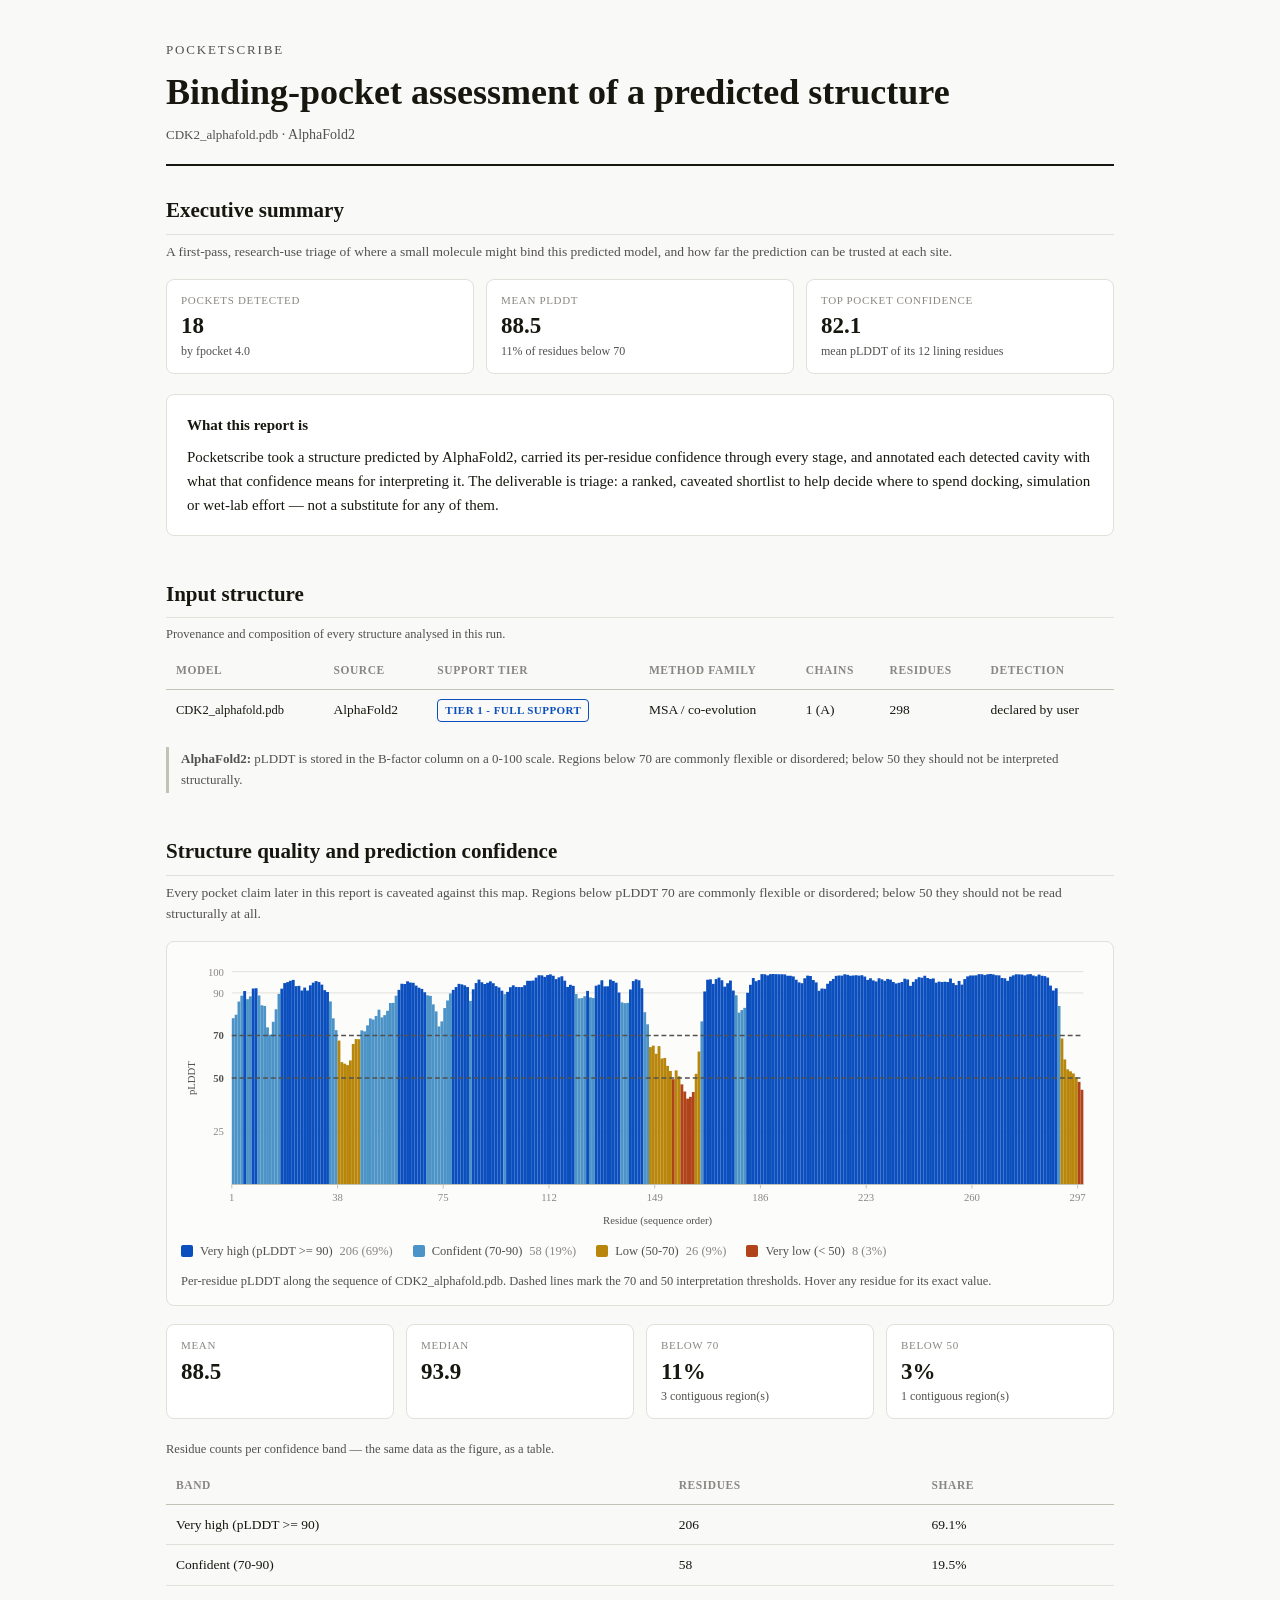
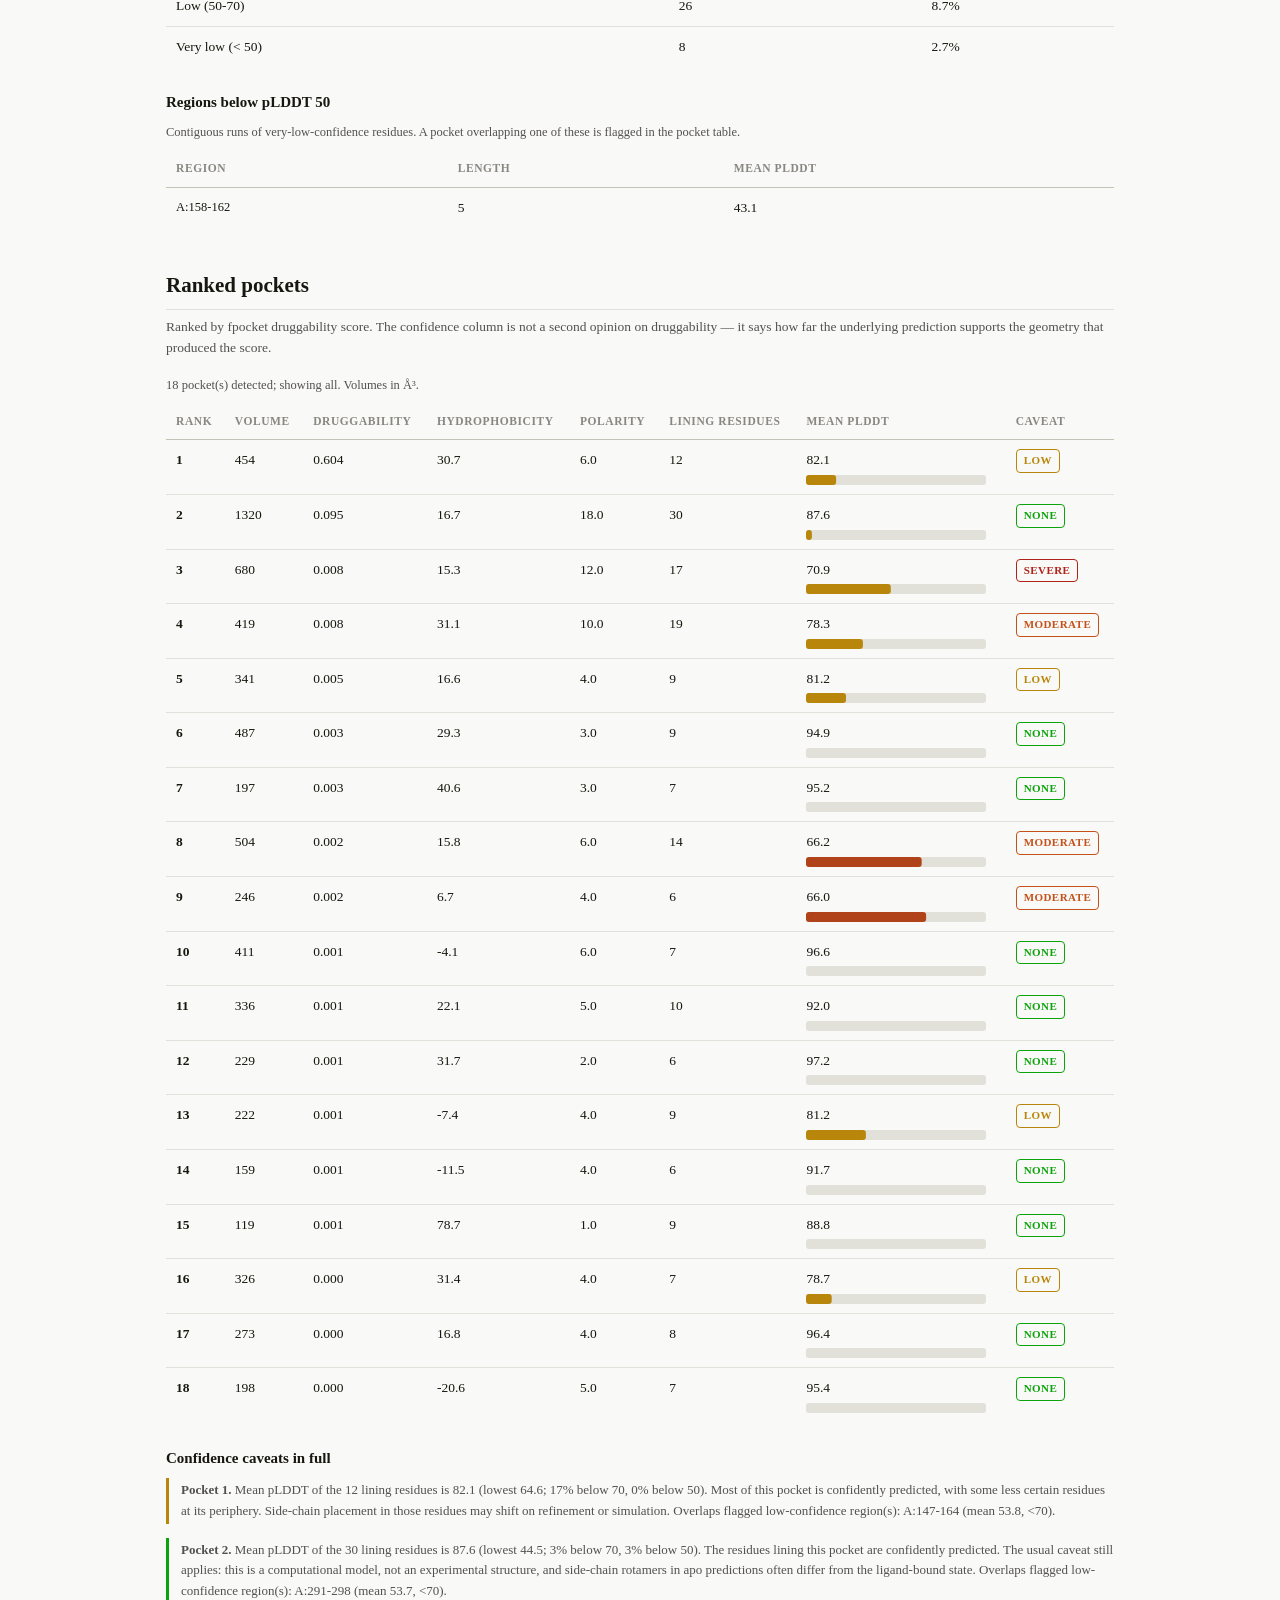
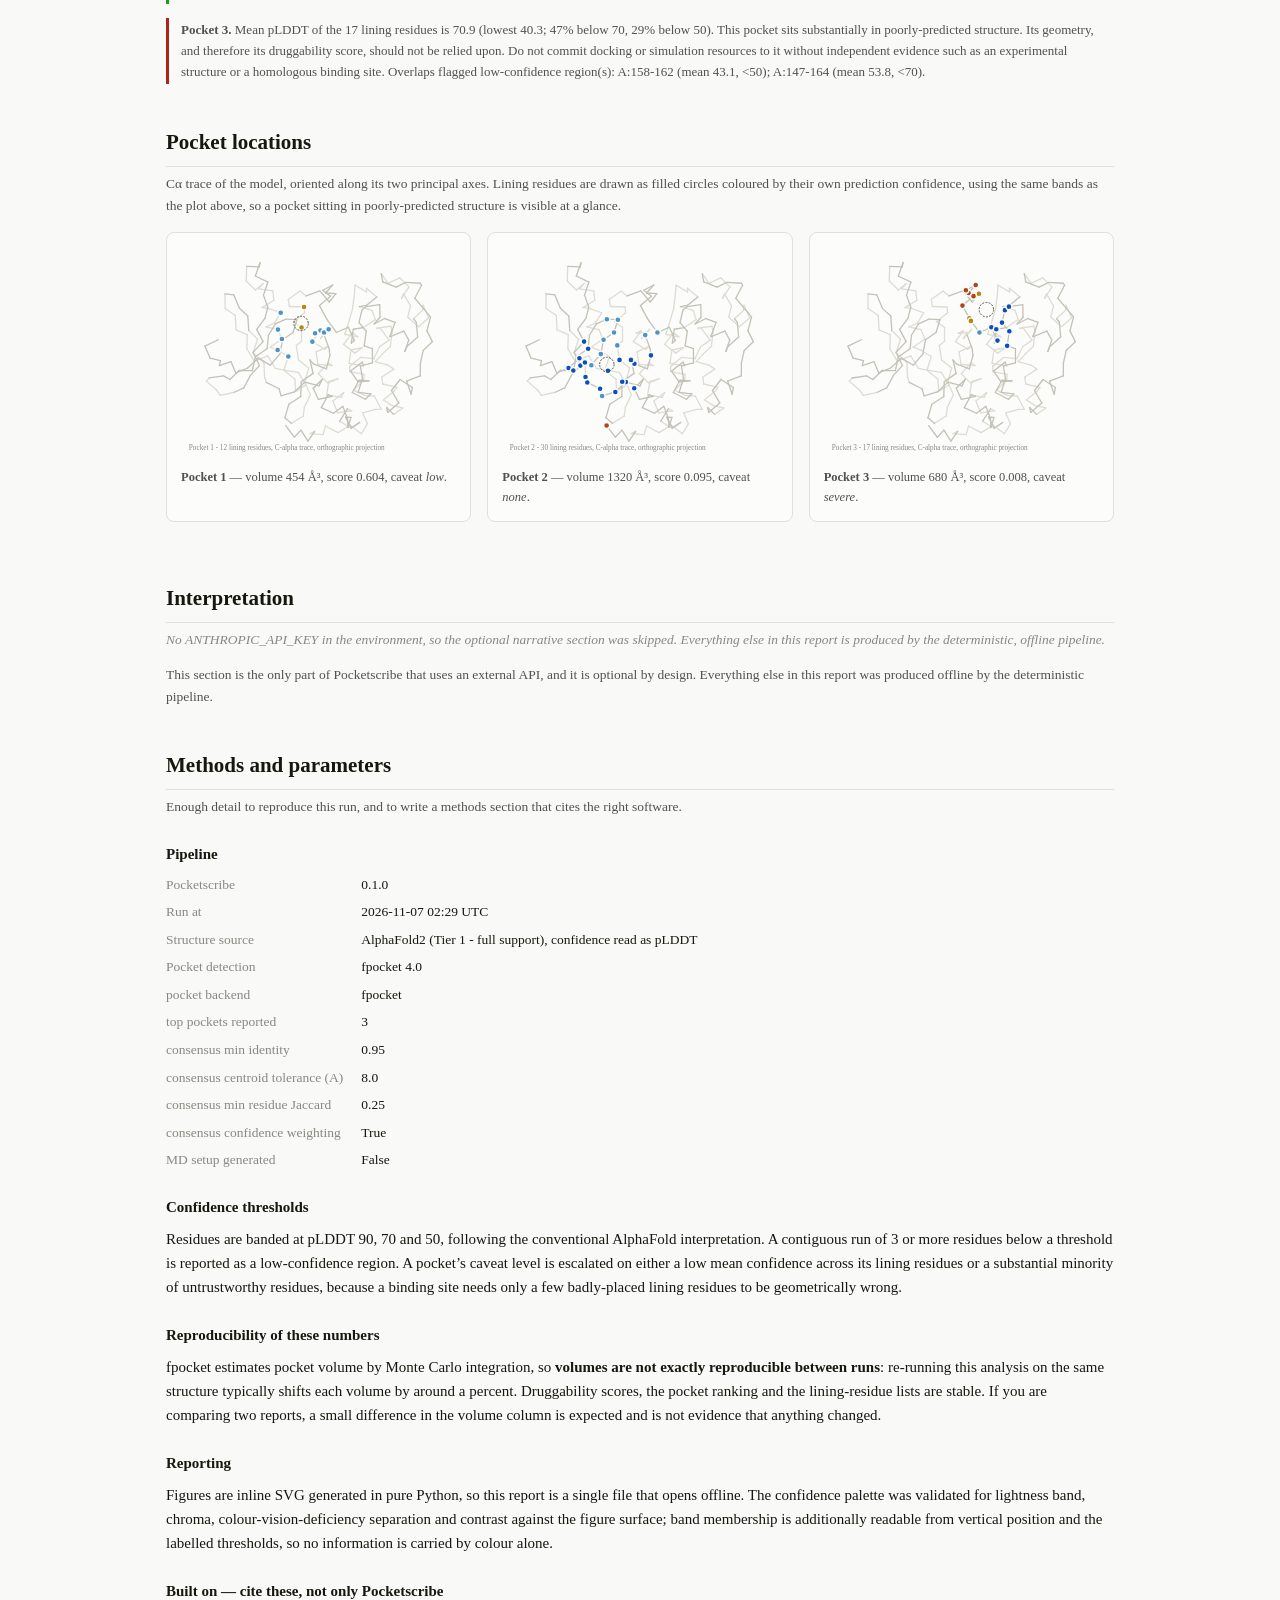
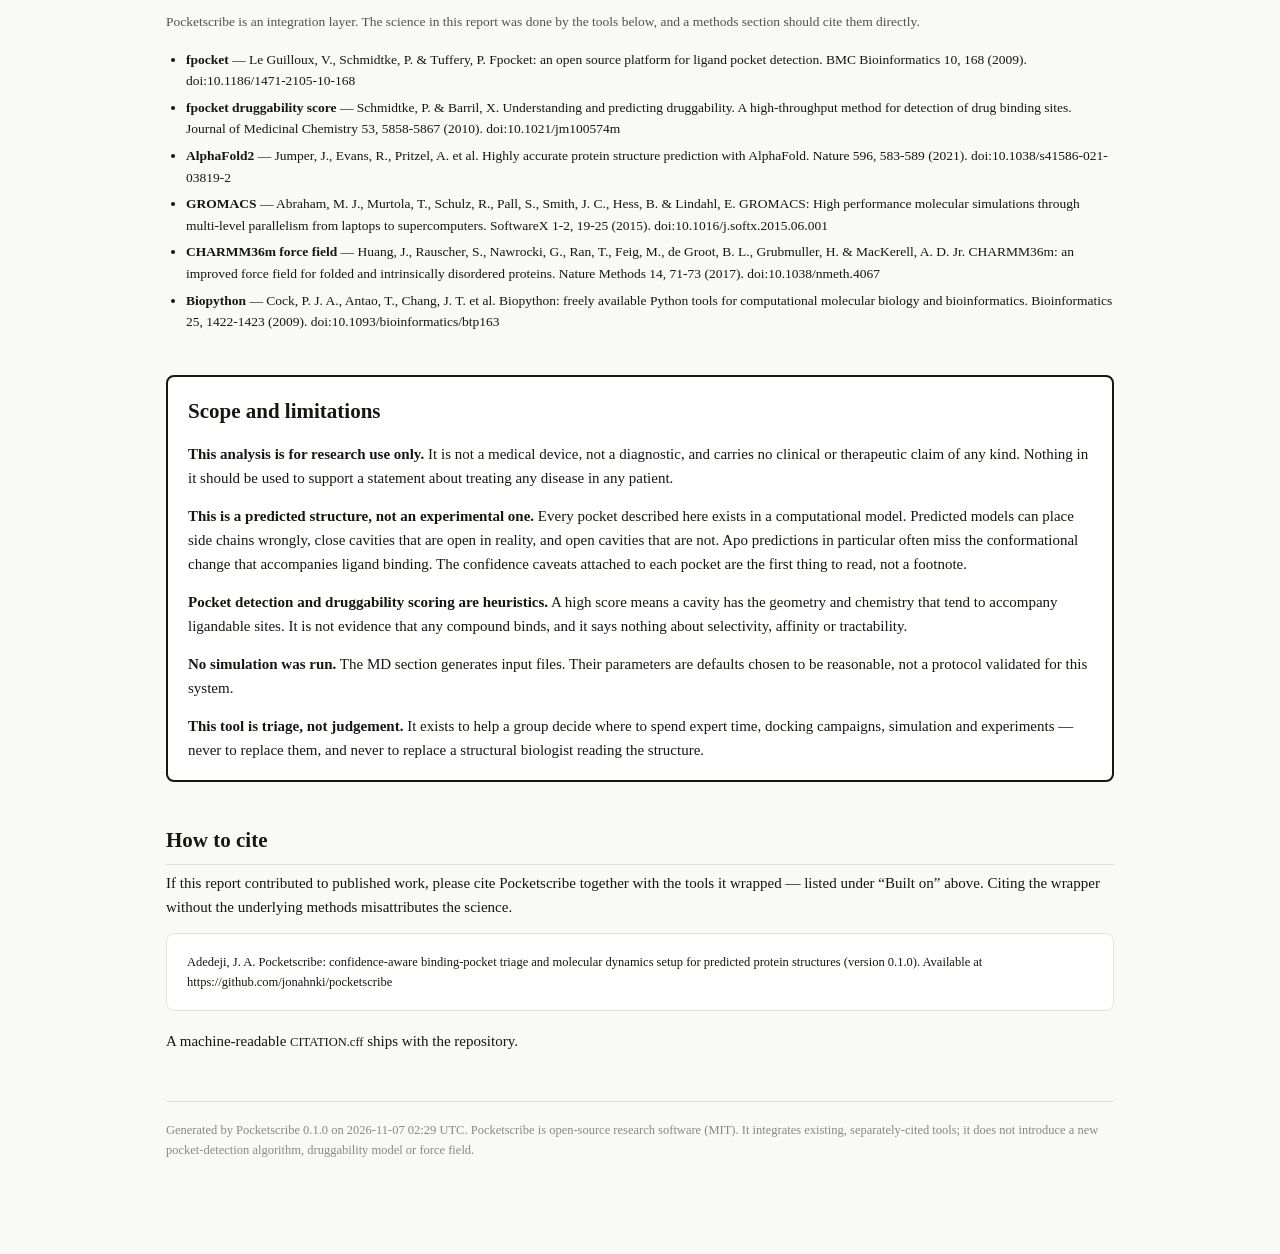
<file: demo sample reports/CDK2_af2_triage.html>
<!DOCTYPE html>
<html lang="en">
<head>
<meta charset="utf-8">
<meta name="viewport" content="width=device-width, initial-scale=1">
<title>Pocketscribe - CDK2_alphafold.pdb</title>
<meta name="generator" content="Pocketscribe 0.1.0">
<meta name="description" content="Confidence-aware binding-pocket triage report for a predicted protein structure. Research use only.">
<style>
/* Pocketscribe report stylesheet.
 *
 * Inlined into the single-file HTML report. Two constraints shape it: the report must
 * be readable offline with no network access (so no web fonts, no CDN), and it must
 * print cleanly, because these reports get attached to grant applications and passed
 * around lab meetings on paper.
 *
 * Figures keep a light plane in both themes -- see the note in report/plots.py.
 */

:root {
  --page: #f9f9f7;
  --surface: #ffffff;
  --surface-sunken: #f4f3ef;
  --ink: #17170f;
  --ink-secondary: #52514e;
  --ink-muted: #898781;
  --rule: #e1e0d9;
  --rule-strong: #c3c2b7;
  --accent: #0b4fbf;

  --caveat-none: #0ca30c;
  --caveat-low: #b8860b;
  --caveat-moderate: #c4511a;
  --caveat-severe: #b0231a;

  --figure-plane: #fcfcfb;
  --mono: ui-monospace, &#34;SF Mono&#34;, &#34;SFMono-Regular&#34;, Menlo, Consolas, &#34;Liberation Mono&#34;, monospace;
  --sans: ui-sans-serif, system-ui, -apple-system, &#34;Segoe UI&#34;, Roboto, &#34;Helvetica Neue&#34;, Arial, sans-serif;
  --serif: ui-serif, Georgia, &#34;Iowan Old Style&#34;, &#34;Times New Roman&#34;, serif;
}

@media (prefers-color-scheme: dark) {
  :root:not([data-theme=&#34;light&#34;]) {
    --page: #0d0d0d;
    --surface: #1a1a19;
    --surface-sunken: #222220;
    --ink: #f4f3ef;
    --ink-secondary: #c3c2b7;
    --ink-muted: #898781;
    --rule: #2c2c2a;
    --rule-strong: #383835;
    --accent: #6ca4f0;

    --caveat-none: #3cc03c;
    --caveat-low: #d9a52a;
    --caveat-moderate: #e8834e;
    --caveat-severe: #e86b62;
  }
}

:root[data-theme=&#34;dark&#34;] {
  --page: #0d0d0d;
  --surface: #1a1a19;
  --surface-sunken: #222220;
  --ink: #f4f3ef;
  --ink-secondary: #c3c2b7;
  --ink-muted: #898781;
  --rule: #2c2c2a;
  --rule-strong: #383835;
  --accent: #6ca4f0;

  --caveat-none: #3cc03c;
  --caveat-low: #d9a52a;
  --caveat-moderate: #e8834e;
  --caveat-severe: #e86b62;
}

* { box-sizing: border-box; }

body {
  margin: 0;
  padding: 0;
  background: var(--page);
  color: var(--ink);
  font-family: var(--sans);
  font-size: 15px;
  line-height: 1.6;
  -webkit-text-size-adjust: 100%;
}

.wrap {
  max-width: 980px;
  margin: 0 auto;
  padding: 40px 16px 80px;
}

/* ---- Masthead ---- */

header.masthead {
  border-bottom: 2px solid var(--ink);
  padding-bottom: 18px;
  margin-bottom: 28px;
}

.wordmark {
  font-family: var(--serif);
  font-size: 13px;
  letter-spacing: 0.14em;
  text-transform: uppercase;
  color: var(--ink-secondary);
  margin: 0 0 10px;
}

h1 {
  font-family: var(--serif);
  font-size: clamp(26px, 4.5vw, 36px);
  line-height: 1.2;
  margin: 0 0 10px;
  font-weight: 600;
}

.subtitle {
  margin: 0;
  color: var(--ink-secondary);
  font-size: 14px;
}

.subtitle code { font-family: var(--mono); font-size: 13px; }

/* ---- Sections ---- */

section { margin: 0 0 42px; }

h2 {
  font-family: var(--serif);
  font-size: 21px;
  margin: 0 0 6px;
  padding-bottom: 6px;
  border-bottom: 1px solid var(--rule);
  font-weight: 600;
}

h3 {
  font-size: 15px;
  margin: 24px 0 8px;
  font-weight: 650;
}

.section-note {
  color: var(--ink-secondary);
  font-size: 13.5px;
  margin: 0 0 16px;
}

p { margin: 0 0 14px; }

/* ---- Cards and stat tiles ---- */

.card {
  background: var(--surface);
  border: 1px solid var(--rule);
  border-radius: 8px;
  padding: 18px 20px;
  margin: 0 0 18px;
}

.stat-row {
  display: grid;
  grid-template-columns: repeat(auto-fit, minmax(150px, 1fr));
  gap: 12px;
  margin: 0 0 20px;
}

.stat {
  background: var(--surface);
  border: 1px solid var(--rule);
  border-radius: 8px;
  padding: 12px 14px;
}

.stat-label {
  display: block;
  font-size: 11px;
  letter-spacing: 0.06em;
  text-transform: uppercase;
  color: var(--ink-muted);
  margin-bottom: 4px;
}

.stat-value {
  display: block;
  font-size: 23px;
  font-weight: 650;
  line-height: 1.15;
  font-variant-numeric: tabular-nums;
}

.stat-sub {
  display: block;
  font-size: 12px;
  color: var(--ink-secondary);
  margin-top: 2px;
}

/* ---- Tables ---- */

.table-scroll { overflow-x: auto; margin: 0 0 16px; }

table {
  width: 100%;
  border-collapse: collapse;
  font-size: 13.5px;
}

caption {
  caption-side: top;
  text-align: left;
  font-size: 12.5px;
  color: var(--ink-secondary);
  padding-bottom: 8px;
}

th, td {
  text-align: left;
  padding: 9px 10px;
  border-bottom: 1px solid var(--rule);
  vertical-align: top;
}

th {
  font-size: 11.5px;
  letter-spacing: 0.05em;
  text-transform: uppercase;
  color: var(--ink-muted);
  font-weight: 600;
  border-bottom: 1px solid var(--rule-strong);
  white-space: nowrap;
}

td.num { font-variant-numeric: tabular-nums; white-space: nowrap; }

tbody tr:last-child td { border-bottom: none; }

/* ---- Figures ---- */

figure {
  margin: 0 0 18px;
  background: var(--figure-plane);
  border: 1px solid var(--rule);
  border-radius: 8px;
  padding: 14px;
}

figcaption {
  font-size: 12.5px;
  color: var(--ink-secondary);
  margin-top: 10px;
}

.viz { display: block; max-width: 100%; height: auto; }

.legend {
  list-style: none;
  margin: 12px 0 0;
  padding: 0;
  display: flex;
  flex-wrap: wrap;
  gap: 8px 20px;
}

.legend-item { display: flex; align-items: center; gap: 7px; font-size: 12.5px; }

.swatch {
  width: 12px;
  height: 12px;
  border-radius: 2px;
  flex: 0 0 auto;
  display: inline-block;
}

.legend-label { color: #52514e; }
.legend-value { color: #898781; font-variant-numeric: tabular-nums; }

.pocket-gallery {
  display: grid;
  grid-template-columns: repeat(auto-fit, minmax(260px, 1fr));
  gap: 16px;
}

.meter { display: block; margin-top: 4px; }

/* ---- Caveats ---- */

.caveat {
  border-left: 3px solid var(--rule-strong);
  padding: 2px 0 2px 12px;
  font-size: 13px;
  color: var(--ink-secondary);
}

.caveat-none { border-left-color: var(--caveat-none); }
.caveat-low { border-left-color: var(--caveat-low); }
.caveat-moderate { border-left-color: var(--caveat-moderate); }
.caveat-severe { border-left-color: var(--caveat-severe); }

.badge {
  display: inline-block;
  font-size: 11px;
  font-weight: 650;
  letter-spacing: 0.04em;
  text-transform: uppercase;
  padding: 2px 7px;
  border-radius: 4px;
  border: 1px solid currentColor;
  white-space: nowrap;
}

.badge-none { color: var(--caveat-none); }
.badge-low { color: var(--caveat-low); }
.badge-moderate { color: var(--caveat-moderate); }
.badge-severe { color: var(--caveat-severe); }
.badge-tier1 { color: var(--accent); }
.badge-tier2 { color: var(--ink-secondary); }
.badge-cross { color: var(--accent); }
.badge-same { color: var(--caveat-low); }
.badge-single { color: var(--ink-muted); }

/* ---- Callouts ---- */

.callout {
  border: 1px solid var(--rule-strong);
  border-left: 4px solid var(--ink-secondary);
  border-radius: 6px;
  background: var(--surface-sunken);
  padding: 14px 16px;
  margin: 0 0 18px;
  font-size: 13.5px;
}

.callout strong { font-weight: 650; }
.callout-warn { border-left-color: var(--caveat-moderate); }
.callout p:last-child { margin-bottom: 0; }

/* ---- Narrative ---- */

.narrative p {
  font-family: var(--serif);
  font-size: 16px;
  line-height: 1.65;
}

.narrative-attribution {
  font-size: 12px;
  color: var(--ink-muted);
  border-top: 1px solid var(--rule);
  padding-top: 10px;
  margin-top: 4px;
}

/* ---- Appendix, lists ---- */

dl.params { margin: 0; display: grid; grid-template-columns: max-content 1fr; gap: 6px 18px; font-size: 13.5px; }
dl.params dt { color: var(--ink-muted); }
dl.params dd { margin: 0; }

ul.plain { margin: 0 0 14px; padding-left: 20px; font-size: 13.5px; }
ul.plain li { margin-bottom: 5px; }

code, .mono { font-family: var(--mono); font-size: 12.5px; }

.file-list { list-style: none; padding: 0; margin: 0; }
.file-list li { padding: 7px 0; border-bottom: 1px solid var(--rule); font-size: 13.5px; }
.file-list li:last-child { border-bottom: none; }
.file-list .fname { font-family: var(--mono); font-size: 12.5px; }
.file-list .fdesc { color: var(--ink-secondary); display: block; }

.empty { color: var(--ink-muted); font-style: italic; font-size: 13.5px; }

/* ---- Disclaimer + footer ---- */

.disclaimer {
  border: 2px solid var(--ink);
  border-radius: 8px;
  padding: 18px 20px;
  background: var(--surface);
}

.disclaimer h2 { border-bottom: none; margin-bottom: 8px; }

footer {
  margin-top: 48px;
  padding-top: 18px;
  border-top: 1px solid var(--rule);
  font-size: 12.5px;
  color: var(--ink-muted);
}

a { color: var(--accent); }

/* ---- Print ---- */

@media print {
  :root {
    --page: #ffffff;
    --surface: #ffffff;
    --ink: #000000;
    --ink-secondary: #333333;
  }
  body { font-size: 11pt; }
  .wrap { max-width: none; padding: 0; }
  section { page-break-inside: avoid; margin-bottom: 26px; }
  figure, table, .card, .callout { page-break-inside: avoid; }
  a { text-decoration: none; color: inherit; }
}

</style>
</head>
<body>
<div class="wrap">

<header class="masthead">
  <p class="wordmark">Pocketscribe</p>
  <h1>Binding-pocket assessment of a predicted structure</h1>
  <p class="subtitle">  <code>CDK2_alphafold.pdb</code> &middot; AlphaFold2</p>
</header>


<section id="summary">
  <h2>Executive summary</h2>
  <p class="section-note">
    A first-pass, research-use triage of where a small molecule might bind this
    predicted model, and how far the prediction can be trusted at each site.
  </p>

  <div class="stat-row">
    <div class="stat">
      <span class="stat-label">Pockets detected</span>
      <span class="stat-value">18</span>
      <span class="stat-sub">by fpocket 4.0</span>
    </div>
    <div class="stat">
      <span class="stat-label">Mean pLDDT</span>
      <span class="stat-value">88.5</span>
      <span class="stat-sub">11% of residues below 70</span>
    </div>
    <div class="stat">
      <span class="stat-label">Top pocket confidence</span>
      <span class="stat-value">82.1</span>
      <span class="stat-sub">mean pLDDT of its 12 lining residues</span>
    </div>
  </div>


  <div class="card">
    <h3 style="margin-top:0">What this report is</h3>
    <p style="margin-bottom:0">
      Pocketscribe took a structure predicted by AlphaFold2,
      carried its per-residue confidence through every stage, and annotated each
      detected cavity with what that confidence means for interpreting it. The
      deliverable is triage: a ranked, caveated shortlist to help decide where to spend
      docking, simulation or wet-lab effort &mdash; not a substitute for any of them.
    </p>
  </div>

</section>

<section id="input">
  <h2>Input structure</h2>
  <div class="table-scroll">
    <table>
      <caption>Provenance and composition of every structure analysed in this run.</caption>
      <thead>
        <tr>
          <th>Model</th><th>Source</th><th>Support tier</th><th>Method family</th>
          <th>Chains</th><th>Residues</th><th>Detection</th>
        </tr>
      </thead>
      <tbody>
        <tr>
          <td><span class="mono">CDK2_alphafold.pdb</span></td>
          <td>AlphaFold2</td>
          <td>
            <span class="badge badge-tier1">
              Tier 1 - full support
            </span>
          </td>
          <td>MSA / co-evolution</td>
          <td class="num">1 (A)</td>
          <td class="num">298</td>
          <td>
declared by user          </td>
        </tr>
      </tbody>
    </table>
  </div>

    <p class="caveat"><strong>AlphaFold2:</strong> pLDDT is stored in the B-factor column on a 0-100 scale. Regions below 70 are commonly flexible or disordered; below 50 they should not be interpreted structurally.</p>

</section>

<section id="confidence">
  <h2>Structure quality and prediction confidence</h2>
  <p class="section-note">
    Every pocket claim later in this report is caveated against this map. Regions below
    pLDDT 70 are commonly flexible or disordered; below 50 they should not be read
    structurally at all.
  </p>

  <figure>
    <svg class="viz" role="img" viewBox="0 0 940 280" width="100%" preserveAspectRatio="xMidYMid meet" aria-label="Per-residue prediction confidence: pLDDT for 298 residues along the sequence."><rect x="0" y="0" width="940" height="280" fill="#fcfcfb"/><line x1="52" y1="179.5" x2="924" y2="179.5" stroke="#e1e0d9" stroke-width="1"/><text x="44" y="183.5" text-anchor="end" font-size="11" fill="#898781">25</text><line x1="52" y1="37.8" x2="924" y2="37.8" stroke="#e1e0d9" stroke-width="1"/><text x="44" y="41.8" text-anchor="end" font-size="11" fill="#898781">90</text><line x1="52" y1="16.0" x2="924" y2="16.0" stroke="#e1e0d9" stroke-width="1"/><text x="44" y="20.0" text-anchor="end" font-size="11" fill="#898781">100</text><rect x="52.00" y="63.70" width="2.93" height="170.30" fill="#4C93C8"><title>A:MET1 - pLDDT 78.1 (Confident)</title></rect><rect x="54.93" y="60.15" width="2.93" height="173.85" fill="#4C93C8"><title>A:GLU2 - pLDDT 79.8 (Confident)</title></rect><rect x="57.85" y="46.65" width="2.93" height="187.35" fill="#4C93C8"><title>A:ASN3 - pLDDT 85.9 (Confident)</title></rect><rect x="60.78" y="40.66" width="2.93" height="193.34" fill="#4C93C8"><title>A:PHE4 - pLDDT 88.7 (Confident)</title></rect><rect x="63.70" y="35.88" width="2.93" height="198.12" fill="#0B4FBF"><title>A:GLN5 - pLDDT 90.9 (Very high)</title></rect><rect x="66.63" y="44.21" width="2.93" height="189.79" fill="#4C93C8"><title>A:LYS6 - pLDDT 87.1 (Confident)</title></rect><rect x="69.56" y="41.33" width="2.93" height="192.67" fill="#4C93C8"><title>A:VAL7 - pLDDT 88.4 (Confident)</title></rect><rect x="72.48" y="33.31" width="2.93" height="200.69" fill="#0B4FBF"><title>A:GLU8 - pLDDT 92.1 (Very high)</title></rect><rect x="75.41" y="33.03" width="2.93" height="200.97" fill="#0B4FBF"><title>A:LYS9 - pLDDT 92.2 (Very high)</title></rect><rect x="78.34" y="40.39" width="2.93" height="193.61" fill="#4C93C8"><title>A:ILE10 - pLDDT 88.8 (Confident)</title></rect><rect x="81.26" y="50.47" width="2.93" height="183.53" fill="#4C93C8"><title>A:GLY11 - pLDDT 84.2 (Confident)</title></rect><rect x="84.19" y="51.14" width="2.93" height="182.86" fill="#4C93C8"><title>A:GLU12 - pLDDT 83.9 (Confident)</title></rect><rect x="87.11" y="73.09" width="2.93" height="160.91" fill="#4C93C8"><title>A:GLY13 - pLDDT 73.8 (Confident)</title></rect><rect x="90.04" y="80.57" width="2.93" height="153.43" fill="#4C93C8"><title>A:THR14 - pLDDT 70.4 (Confident)</title></rect><rect x="92.97" y="67.36" width="2.93" height="166.64" fill="#4C93C8"><title>A:TYR15 - pLDDT 76.4 (Confident)</title></rect><rect x="95.89" y="54.56" width="2.93" height="179.44" fill="#4C93C8"><title>A:GLY16 - pLDDT 82.3 (Confident)</title></rect><rect x="98.82" y="38.76" width="2.93" height="195.24" fill="#4C93C8"><title>A:VAL17 - pLDDT 89.6 (Confident)</title></rect><rect x="101.74" y="33.44" width="2.93" height="200.56" fill="#0B4FBF"><title>A:VAL18 - pLDDT 92.0 (Very high)</title></rect><rect x="104.67" y="27.73" width="2.93" height="206.27" fill="#0B4FBF"><title>A:TYR19 - pLDDT 94.6 (Very high)</title></rect><rect x="107.60" y="26.77" width="2.93" height="207.23" fill="#0B4FBF"><title>A:LYS20 - pLDDT 95.1 (Very high)</title></rect><rect x="110.52" y="25.40" width="2.93" height="208.60" fill="#0B4FBF"><title>A:ALA21 - pLDDT 95.7 (Very high)</title></rect><rect x="113.45" y="24.46" width="2.93" height="209.54" fill="#0B4FBF"><title>A:ARG22 - pLDDT 96.1 (Very high)</title></rect><rect x="116.38" y="30.85" width="2.93" height="203.15" fill="#0B4FBF"><title>A:ASN23 - pLDDT 93.2 (Very high)</title></rect><rect x="119.30" y="30.58" width="2.93" height="203.42" fill="#0B4FBF"><title>A:LYS24 - pLDDT 93.3 (Very high)</title></rect><rect x="122.23" y="35.36" width="2.93" height="198.64" fill="#0B4FBF"><title>A:LEU25 - pLDDT 91.1 (Very high)</title></rect><rect x="125.15" y="32.35" width="2.93" height="201.65" fill="#0B4FBF"><title>A:THR26 - pLDDT 92.5 (Very high)</title></rect><rect x="128.08" y="35.36" width="2.93" height="198.64" fill="#0B4FBF"><title>A:GLY27 - pLDDT 91.1 (Very high)</title></rect><rect x="131.01" y="30.04" width="2.93" height="203.96" fill="#0B4FBF"><title>A:GLU28 - pLDDT 93.6 (Very high)</title></rect><rect x="133.93" y="27.31" width="2.93" height="206.69" fill="#0B4FBF"><title>A:VAL29 - pLDDT 94.8 (Very high)</title></rect><rect x="136.86" y="25.68" width="2.93" height="208.32" fill="#0B4FBF"><title>A:VAL30 - pLDDT 95.6 (Very high)</title></rect><rect x="139.79" y="26.64" width="2.93" height="207.36" fill="#0B4FBF"><title>A:ALA31 - pLDDT 95.1 (Very high)</title></rect><rect x="142.71" y="29.34" width="2.93" height="204.66" fill="#0B4FBF"><title>A:LEU32 - pLDDT 93.9 (Very high)</title></rect><rect x="145.64" y="34.94" width="2.93" height="199.06" fill="#0B4FBF"><title>A:LYS33 - pLDDT 91.3 (Very high)</title></rect><rect x="148.56" y="36.84" width="2.93" height="197.16" fill="#0B4FBF"><title>A:LYS34 - pLDDT 90.4 (Very high)</title></rect><rect x="151.49" y="46.52" width="2.93" height="187.48" fill="#4C93C8"><title>A:ILE35 - pLDDT 86.0 (Confident)</title></rect><rect x="154.42" y="63.83" width="2.93" height="170.17" fill="#4C93C8"><title>A:ARG36 - pLDDT 78.1 (Confident)</title></rect><rect x="157.34" y="75.95" width="2.93" height="158.05" fill="#4C93C8"><title>A:LEU37 - pLDDT 72.5 (Confident)</title></rect><rect x="160.27" y="86.59" width="2.93" height="147.41" fill="#B8860B"><title>A:ASP38 - pLDDT 67.6 (Low)</title></rect><rect x="163.19" y="108.72" width="2.93" height="125.28" fill="#B8860B"><title>A:THR39 - pLDDT 57.5 (Low)</title></rect><rect x="166.12" y="110.28" width="2.93" height="123.72" fill="#B8860B"><title>A:GLU40 - pLDDT 56.8 (Low)</title></rect><rect x="169.05" y="111.72" width="2.93" height="122.28" fill="#B8860B"><title>A:THR41 - pLDDT 56.1 (Low)</title></rect><rect x="171.97" y="106.95" width="2.93" height="127.05" fill="#B8860B"><title>A:GLU42 - pLDDT 58.3 (Low)</title></rect><rect x="174.90" y="90.12" width="2.93" height="143.88" fill="#B8860B"><title>A:GLY43 - pLDDT 66.0 (Low)</title></rect><rect x="177.83" y="85.08" width="2.93" height="148.92" fill="#B8860B"><title>A:VAL44 - pLDDT 68.3 (Low)</title></rect><rect x="180.75" y="85.22" width="2.93" height="148.78" fill="#B8860B"><title>A:PRO45 - pLDDT 68.2 (Low)</title></rect><rect x="183.68" y="76.21" width="2.93" height="157.79" fill="#4C93C8"><title>A:SER46 - pLDDT 72.4 (Confident)</title></rect><rect x="186.60" y="77.17" width="2.93" height="156.83" fill="#4C93C8"><title>A:THR47 - pLDDT 71.9 (Confident)</title></rect><rect x="189.53" y="71.04" width="2.93" height="162.96" fill="#4C93C8"><title>A:ALA48 - pLDDT 74.8 (Confident)</title></rect><rect x="192.46" y="63.96" width="2.93" height="170.04" fill="#4C93C8"><title>A:ILE49 - pLDDT 78.0 (Confident)</title></rect><rect x="195.38" y="65.05" width="2.93" height="168.95" fill="#4C93C8"><title>A:ARG50 - pLDDT 77.5 (Confident)</title></rect><rect x="198.31" y="61.37" width="2.93" height="172.63" fill="#4C93C8"><title>A:GLU51 - pLDDT 79.2 (Confident)</title></rect><rect x="201.23" y="54.98" width="2.93" height="179.02" fill="#4C93C8"><title>A:ILE52 - pLDDT 82.1 (Confident)</title></rect><rect x="204.16" y="62.87" width="2.93" height="171.13" fill="#4C93C8"><title>A:SER53 - pLDDT 78.5 (Confident)</title></rect><rect x="207.09" y="60.56" width="2.93" height="173.44" fill="#4C93C8"><title>A:LEU54 - pLDDT 79.6 (Confident)</title></rect><rect x="210.01" y="56.07" width="2.93" height="177.93" fill="#4C93C8"><title>A:LEU55 - pLDDT 81.6 (Confident)</title></rect><rect x="212.94" y="48.15" width="2.93" height="185.84" fill="#4C93C8"><title>A:LYS56 - pLDDT 85.2 (Confident)</title></rect><rect x="215.87" y="48.02" width="2.93" height="185.98" fill="#4C93C8"><title>A:GLU57 - pLDDT 85.3 (Confident)</title></rect><rect x="218.79" y="40.66" width="2.93" height="193.34" fill="#4C93C8"><title>A:LEU58 - pLDDT 88.7 (Confident)</title></rect><rect x="221.72" y="34.66" width="2.93" height="199.34" fill="#0B4FBF"><title>A:ASN59 - pLDDT 91.4 (Very high)</title></rect><rect x="224.64" y="28.40" width="2.93" height="205.60" fill="#0B4FBF"><title>A:HIS60 - pLDDT 94.3 (Very high)</title></rect><rect x="227.57" y="28.67" width="2.93" height="205.33" fill="#0B4FBF"><title>A:PRO61 - pLDDT 94.2 (Very high)</title></rect><rect x="230.50" y="25.94" width="2.93" height="208.06" fill="#0B4FBF"><title>A:ASN62 - pLDDT 95.4 (Very high)</title></rect><rect x="233.42" y="27.16" width="2.93" height="206.84" fill="#0B4FBF"><title>A:ILE63 - pLDDT 94.9 (Very high)</title></rect><rect x="236.35" y="27.45" width="2.93" height="206.56" fill="#0B4FBF"><title>A:VAL64 - pLDDT 94.8 (Very high)</title></rect><rect x="239.28" y="30.30" width="2.93" height="203.70" fill="#0B4FBF"><title>A:LYS65 - pLDDT 93.4 (Very high)</title></rect><rect x="242.20" y="32.48" width="2.93" height="201.52" fill="#0B4FBF"><title>A:LEU66 - pLDDT 92.4 (Very high)</title></rect><rect x="245.13" y="33.70" width="2.93" height="200.30" fill="#0B4FBF"><title>A:LEU67 - pLDDT 91.9 (Very high)</title></rect><rect x="248.05" y="37.12" width="2.93" height="196.88" fill="#0B4FBF"><title>A:ASP68 - pLDDT 90.3 (Very high)</title></rect><rect x="250.98" y="40.24" width="2.93" height="193.76" fill="#4C93C8"><title>A:VAL69 - pLDDT 88.9 (Confident)</title></rect><rect x="253.91" y="40.81" width="2.93" height="193.19" fill="#4C93C8"><title>A:ILE70 - pLDDT 88.6 (Confident)</title></rect><rect x="256.83" y="49.53" width="2.93" height="184.47" fill="#4C93C8"><title>A:HIS71 - pLDDT 84.6 (Confident)</title></rect><rect x="259.76" y="56.74" width="2.93" height="177.26" fill="#4C93C8"><title>A:THR72 - pLDDT 81.3 (Confident)</title></rect><rect x="262.68" y="72.13" width="2.93" height="161.87" fill="#4C93C8"><title>A:GLU73 - pLDDT 74.2 (Confident)</title></rect><rect x="265.61" y="66.97" width="2.93" height="167.03" fill="#4C93C8"><title>A:ASN74 - pLDDT 76.6 (Confident)</title></rect><rect x="268.54" y="53.32" width="2.93" height="180.68" fill="#4C93C8"><title>A:LYS75 - pLDDT 82.9 (Confident)</title></rect><rect x="271.46" y="45.56" width="2.93" height="188.44" fill="#4C93C8"><title>A:LEU76 - pLDDT 86.4 (Confident)</title></rect><rect x="274.39" y="38.35" width="2.93" height="195.66" fill="#4C93C8"><title>A:TYR77 - pLDDT 89.8 (Confident)</title></rect><rect x="277.32" y="34.66" width="2.93" height="199.34" fill="#0B4FBF"><title>A:LEU78 - pLDDT 91.4 (Very high)</title></rect><rect x="280.24" y="31.80" width="2.93" height="202.19" fill="#0B4FBF"><title>A:VAL79 - pLDDT 92.8 (Very high)</title></rect><rect x="283.17" y="28.53" width="2.93" height="205.47" fill="#0B4FBF"><title>A:PHE80 - pLDDT 94.2 (Very high)</title></rect><rect x="286.09" y="29.08" width="2.93" height="204.92" fill="#0B4FBF"><title>A:GLU81 - pLDDT 94.0 (Very high)</title></rect><rect x="289.02" y="30.04" width="2.93" height="203.96" fill="#0B4FBF"><title>A:PHE82 - pLDDT 93.6 (Very high)</title></rect><rect x="291.95" y="31.80" width="2.93" height="202.19" fill="#0B4FBF"><title>A:LEU83 - pLDDT 92.8 (Very high)</title></rect><rect x="294.87" y="45.97" width="2.93" height="188.03" fill="#4C93C8"><title>A:HIS84 - pLDDT 86.2 (Confident)</title></rect><rect x="297.80" y="34.12" width="2.93" height="199.88" fill="#0B4FBF"><title>A:GLN85 - pLDDT 91.7 (Very high)</title></rect><rect x="300.72" y="27.73" width="2.93" height="206.27" fill="#0B4FBF"><title>A:ASP86 - pLDDT 94.6 (Very high)</title></rect><rect x="303.65" y="24.17" width="2.93" height="209.82" fill="#0B4FBF"><title>A:LEU87 - pLDDT 96.2 (Very high)</title></rect><rect x="306.58" y="26.90" width="2.93" height="207.10" fill="#0B4FBF"><title>A:LYS88 - pLDDT 95.0 (Very high)</title></rect><rect x="309.50" y="28.67" width="2.93" height="205.33" fill="#0B4FBF"><title>A:LYS89 - pLDDT 94.2 (Very high)</title></rect><rect x="312.43" y="27.45" width="2.93" height="206.56" fill="#0B4FBF"><title>A:PHE90 - pLDDT 94.8 (Very high)</title></rect><rect x="315.36" y="25.94" width="2.93" height="208.06" fill="#0B4FBF"><title>A:MET91 - pLDDT 95.4 (Very high)</title></rect><rect x="318.28" y="27.86" width="2.93" height="206.14" fill="#0B4FBF"><title>A:ASP92 - pLDDT 94.6 (Very high)</title></rect><rect x="321.21" y="30.85" width="2.93" height="203.15" fill="#0B4FBF"><title>A:ALA93 - pLDDT 93.2 (Very high)</title></rect><rect x="324.13" y="32.22" width="2.93" height="201.78" fill="#0B4FBF"><title>A:SER94 - pLDDT 92.6 (Very high)</title></rect><rect x="327.06" y="35.49" width="2.93" height="198.51" fill="#0B4FBF"><title>A:ALA95 - pLDDT 91.1 (Very high)</title></rect><rect x="329.99" y="39.02" width="2.93" height="194.98" fill="#4C93C8"><title>A:LEU96 - pLDDT 89.4 (Confident)</title></rect><rect x="332.91" y="36.71" width="2.93" height="197.29" fill="#0B4FBF"><title>A:THR97 - pLDDT 90.5 (Very high)</title></rect><rect x="335.84" y="31.94" width="2.93" height="202.06" fill="#0B4FBF"><title>A:GLY98 - pLDDT 92.7 (Very high)</title></rect><rect x="338.77" y="30.04" width="2.93" height="203.96" fill="#0B4FBF"><title>A:ILE99 - pLDDT 93.6 (Very high)</title></rect><rect x="341.69" y="31.67" width="2.93" height="202.33" fill="#0B4FBF"><title>A:PRO100 - pLDDT 92.8 (Very high)</title></rect><rect x="344.62" y="31.80" width="2.93" height="202.19" fill="#0B4FBF"><title>A:LEU101 - pLDDT 92.8 (Very high)</title></rect><rect x="347.54" y="31.80" width="2.93" height="202.19" fill="#0B4FBF"><title>A:PRO102 - pLDDT 92.8 (Very high)</title></rect><rect x="350.47" y="29.91" width="2.93" height="204.09" fill="#0B4FBF"><title>A:LEU103 - pLDDT 93.6 (Very high)</title></rect><rect x="353.40" y="25.40" width="2.93" height="208.60" fill="#0B4FBF"><title>A:ILE104 - pLDDT 95.7 (Very high)</title></rect><rect x="356.32" y="25.40" width="2.93" height="208.60" fill="#0B4FBF"><title>A:LYS105 - pLDDT 95.7 (Very high)</title></rect><rect x="359.25" y="25.13" width="2.93" height="208.87" fill="#0B4FBF"><title>A:SER106 - pLDDT 95.8 (Very high)</title></rect><rect x="362.17" y="22.13" width="2.93" height="211.87" fill="#0B4FBF"><title>A:TYR107 - pLDDT 97.2 (Very high)</title></rect><rect x="365.10" y="19.68" width="2.93" height="214.32" fill="#0B4FBF"><title>A:LEU108 - pLDDT 98.3 (Very high)</title></rect><rect x="368.03" y="19.81" width="2.93" height="214.19" fill="#0B4FBF"><title>A:PHE109 - pLDDT 98.2 (Very high)</title></rect><rect x="370.95" y="21.32" width="2.93" height="212.68" fill="#0B4FBF"><title>A:GLN110 - pLDDT 97.6 (Very high)</title></rect><rect x="373.88" y="19.53" width="2.93" height="214.47" fill="#0B4FBF"><title>A:LEU111 - pLDDT 98.4 (Very high)</title></rect><rect x="376.81" y="18.86" width="2.93" height="215.14" fill="#0B4FBF"><title>A:LEU112 - pLDDT 98.7 (Very high)</title></rect><rect x="379.73" y="20.23" width="2.93" height="213.77" fill="#0B4FBF"><title>A:GLN113 - pLDDT 98.1 (Very high)</title></rect><rect x="382.66" y="23.63" width="2.93" height="210.37" fill="#0B4FBF"><title>A:GLY114 - pLDDT 96.5 (Very high)</title></rect><rect x="385.58" y="21.86" width="2.93" height="212.14" fill="#0B4FBF"><title>A:LEU115 - pLDDT 97.3 (Very high)</title></rect><rect x="388.51" y="20.77" width="2.93" height="213.23" fill="#0B4FBF"><title>A:ALA116 - pLDDT 97.8 (Very high)</title></rect><rect x="391.44" y="25.26" width="2.93" height="208.74" fill="#0B4FBF"><title>A:PHE117 - pLDDT 95.8 (Very high)</title></rect><rect x="394.36" y="31.67" width="2.93" height="202.33" fill="#0B4FBF"><title>A:CYS118 - pLDDT 92.8 (Very high)</title></rect><rect x="397.29" y="29.49" width="2.93" height="204.51" fill="#0B4FBF"><title>A:HIS119 - pLDDT 93.8 (Very high)</title></rect><rect x="400.21" y="30.58" width="2.93" height="203.42" fill="#0B4FBF"><title>A:SER120 - pLDDT 93.3 (Very high)</title></rect><rect x="403.14" y="38.89" width="2.93" height="195.11" fill="#4C93C8"><title>A:HIS121 - pLDDT 89.5 (Confident)</title></rect><rect x="406.07" y="43.38" width="2.93" height="190.62" fill="#4C93C8"><title>A:ARG122 - pLDDT 87.4 (Confident)</title></rect><rect x="408.99" y="43.12" width="2.93" height="190.88" fill="#4C93C8"><title>A:VAL123 - pLDDT 87.6 (Confident)</title></rect><rect x="411.92" y="41.20" width="2.93" height="192.80" fill="#4C93C8"><title>A:LEU124 - pLDDT 88.4 (Confident)</title></rect><rect x="414.85" y="35.75" width="2.93" height="198.25" fill="#0B4FBF"><title>A:HIS125 - pLDDT 90.9 (Very high)</title></rect><rect x="417.77" y="42.42" width="2.93" height="191.58" fill="#4C93C8"><title>A:ARG126 - pLDDT 87.9 (Confident)</title></rect><rect x="420.70" y="43.12" width="2.93" height="190.88" fill="#4C93C8"><title>A:ASP127 - pLDDT 87.6 (Confident)</title></rect><rect x="423.62" y="30.43" width="2.93" height="203.57" fill="#0B4FBF"><title>A:LEU128 - pLDDT 93.4 (Very high)</title></rect><rect x="426.55" y="29.34" width="2.93" height="204.66" fill="#0B4FBF"><title>A:LYS129 - pLDDT 93.9 (Very high)</title></rect><rect x="429.48" y="24.85" width="2.93" height="209.15" fill="#0B4FBF"><title>A:PRO130 - pLDDT 95.9 (Very high)</title></rect><rect x="432.40" y="31.13" width="2.93" height="202.87" fill="#0B4FBF"><title>A:GLN131 - pLDDT 93.1 (Very high)</title></rect><rect x="435.33" y="31.00" width="2.93" height="203.00" fill="#0B4FBF"><title>A:ASN132 - pLDDT 93.1 (Very high)</title></rect><rect x="438.26" y="24.17" width="2.93" height="209.82" fill="#0B4FBF"><title>A:LEU133 - pLDDT 96.2 (Very high)</title></rect><rect x="441.18" y="25.55" width="2.93" height="208.45" fill="#0B4FBF"><title>A:LEU134 - pLDDT 95.6 (Very high)</title></rect><rect x="444.11" y="27.31" width="2.93" height="206.69" fill="#0B4FBF"><title>A:ILE135 - pLDDT 94.8 (Very high)</title></rect><rect x="447.03" y="37.39" width="2.93" height="196.61" fill="#0B4FBF"><title>A:ASN136 - pLDDT 90.2 (Very high)</title></rect><rect x="449.96" y="47.48" width="2.93" height="186.52" fill="#4C93C8"><title>A:THR137 - pLDDT 85.6 (Confident)</title></rect><rect x="452.89" y="48.29" width="2.93" height="185.71" fill="#4C93C8"><title>A:GLU138 - pLDDT 85.2 (Confident)</title></rect><rect x="455.81" y="48.02" width="2.93" height="185.98" fill="#4C93C8"><title>A:GLY139 - pLDDT 85.3 (Confident)</title></rect><rect x="458.74" y="34.27" width="2.93" height="199.73" fill="#0B4FBF"><title>A:ALA140 - pLDDT 91.6 (Very high)</title></rect><rect x="461.66" y="25.68" width="2.93" height="208.32" fill="#0B4FBF"><title>A:ILE141 - pLDDT 95.6 (Very high)</title></rect><rect x="464.59" y="23.89" width="2.93" height="210.11" fill="#0B4FBF"><title>A:LYS142 - pLDDT 96.4 (Very high)</title></rect><rect x="467.52" y="24.85" width="2.93" height="209.15" fill="#0B4FBF"><title>A:LEU143 - pLDDT 95.9 (Very high)</title></rect><rect x="470.44" y="33.03" width="2.93" height="200.97" fill="#0B4FBF"><title>A:ALA144 - pLDDT 92.2 (Very high)</title></rect><rect x="473.37" y="57.55" width="2.93" height="176.45" fill="#4C93C8"><title>A:ASP145 - pLDDT 80.9 (Confident)</title></rect><rect x="476.30" y="69.96" width="2.93" height="164.04" fill="#4C93C8"><title>A:PHE146 - pLDDT 75.2 (Confident)</title></rect><rect x="479.22" y="93.26" width="2.93" height="140.74" fill="#B8860B"><title>A:GLY147 - pLDDT 64.6 (Low)</title></rect><rect x="482.15" y="91.76" width="2.93" height="142.25" fill="#B8860B"><title>A:LEU148 - pLDDT 65.2 (Low)</title></rect><rect x="485.07" y="100.13" width="2.93" height="133.87" fill="#B8860B"><title>A:ALA149 - pLDDT 61.4 (Low)</title></rect><rect x="488.00" y="92.30" width="2.93" height="141.70" fill="#B8860B"><title>A:ARG150 - pLDDT 65.0 (Low)</title></rect><rect x="490.93" y="104.97" width="2.93" height="129.03" fill="#B8860B"><title>A:ALA151 - pLDDT 59.2 (Low)</title></rect><rect x="493.85" y="104.42" width="2.93" height="129.58" fill="#B8860B"><title>A:PHE152 - pLDDT 59.4 (Low)</title></rect><rect x="496.78" y="112.53" width="2.93" height="121.47" fill="#B8860B"><title>A:GLY153 - pLDDT 55.7 (Low)</title></rect><rect x="499.70" y="117.78" width="2.93" height="116.22" fill="#B8860B"><title>A:VAL154 - pLDDT 53.3 (Low)</title></rect><rect x="502.63" y="126.16" width="2.93" height="107.84" fill="#B0431A"><title>A:PRO155 - pLDDT 49.5 (Very low)</title></rect><rect x="505.56" y="117.17" width="2.93" height="116.83" fill="#B8860B"><title>A:VAL156 - pLDDT 53.6 (Low)</title></rect><rect x="508.48" y="123.17" width="2.93" height="110.83" fill="#B8860B"><title>A:ARG157 - pLDDT 50.8 (Low)</title></rect><rect x="511.41" y="131.47" width="2.93" height="102.53" fill="#B0431A"><title>A:THR158 - pLDDT 47.0 (Very low)</title></rect><rect x="514.34" y="138.76" width="2.93" height="95.24" fill="#B0431A"><title>A:TYR159 - pLDDT 43.7 (Very low)</title></rect><rect x="517.26" y="146.12" width="2.93" height="87.88" fill="#B0431A"><title>A:THR160 - pLDDT 40.3 (Very low)</title></rect><rect x="520.19" y="144.21" width="2.93" height="89.79" fill="#B0431A"><title>A:HIS161 - pLDDT 41.2 (Very low)</title></rect><rect x="523.11" y="139.30" width="2.93" height="94.70" fill="#B0431A"><title>A:GLU162 - pLDDT 43.4 (Very low)</title></rect><rect x="526.04" y="120.64" width="2.93" height="113.36" fill="#B8860B"><title>A:VAL163 - pLDDT 52.0 (Low)</title></rect><rect x="528.97" y="97.82" width="2.93" height="136.18" fill="#B8860B"><title>A:VAL164 - pLDDT 62.5 (Low)</title></rect><rect x="531.89" y="66.97" width="2.93" height="167.03" fill="#4C93C8"><title>A:THR165 - pLDDT 76.6 (Confident)</title></rect><rect x="534.82" y="36.30" width="2.93" height="197.70" fill="#0B4FBF"><title>A:LEU166 - pLDDT 90.7 (Very high)</title></rect><rect x="537.74" y="24.31" width="2.93" height="209.69" fill="#0B4FBF"><title>A:TRP167 - pLDDT 96.2 (Very high)</title></rect><rect x="540.67" y="23.89" width="2.93" height="210.11" fill="#0B4FBF"><title>A:TYR168 - pLDDT 96.4 (Very high)</title></rect><rect x="543.60" y="28.53" width="2.93" height="205.47" fill="#0B4FBF"><title>A:ARG169 - pLDDT 94.2 (Very high)</title></rect><rect x="546.52" y="23.63" width="2.93" height="210.37" fill="#0B4FBF"><title>A:ALA170 - pLDDT 96.5 (Very high)</title></rect><rect x="549.45" y="22.13" width="2.93" height="211.87" fill="#0B4FBF"><title>A:PRO171 - pLDDT 97.2 (Very high)</title></rect><rect x="552.38" y="24.85" width="2.93" height="209.15" fill="#0B4FBF"><title>A:GLU172 - pLDDT 95.9 (Very high)</title></rect><rect x="555.30" y="31.39" width="2.93" height="202.61" fill="#0B4FBF"><title>A:ILE173 - pLDDT 92.9 (Very high)</title></rect><rect x="558.23" y="27.86" width="2.93" height="206.14" fill="#0B4FBF"><title>A:LEU174 - pLDDT 94.6 (Very high)</title></rect><rect x="561.15" y="25.13" width="2.93" height="208.87" fill="#0B4FBF"><title>A:LEU175 - pLDDT 95.8 (Very high)</title></rect><rect x="564.08" y="35.36" width="2.93" height="198.64" fill="#0B4FBF"><title>A:GLY176 - pLDDT 91.1 (Very high)</title></rect><rect x="567.01" y="40.24" width="2.93" height="193.76" fill="#4C93C8"><title>A:CYS177 - pLDDT 88.9 (Confident)</title></rect><rect x="569.93" y="57.97" width="2.93" height="176.03" fill="#4C93C8"><title>A:LYS178 - pLDDT 80.8 (Confident)</title></rect><rect x="572.86" y="55.37" width="2.93" height="178.63" fill="#4C93C8"><title>A:TYR179 - pLDDT 81.9 (Confident)</title></rect><rect x="575.79" y="53.06" width="2.93" height="180.94" fill="#4C93C8"><title>A:TYR180 - pLDDT 83.0 (Confident)</title></rect><rect x="578.71" y="37.67" width="2.93" height="196.33" fill="#0B4FBF"><title>A:SER181 - pLDDT 90.1 (Very high)</title></rect><rect x="581.64" y="29.49" width="2.93" height="204.51" fill="#0B4FBF"><title>A:THR182 - pLDDT 93.8 (Very high)</title></rect><rect x="584.56" y="22.54" width="2.93" height="211.46" fill="#0B4FBF"><title>A:ALA183 - pLDDT 97.0 (Very high)</title></rect><rect x="587.49" y="25.81" width="2.93" height="208.19" fill="#0B4FBF"><title>A:VAL184 - pLDDT 95.5 (Very high)</title></rect><rect x="590.42" y="24.59" width="2.93" height="209.41" fill="#0B4FBF"><title>A:ASP185 - pLDDT 96.1 (Very high)</title></rect><rect x="593.34" y="18.59" width="2.93" height="215.41" fill="#0B4FBF"><title>A:ILE186 - pLDDT 98.8 (Very high)</title></rect><rect x="596.27" y="18.72" width="2.93" height="215.28" fill="#0B4FBF"><title>A:TRP187 - pLDDT 98.8 (Very high)</title></rect><rect x="599.19" y="19.81" width="2.93" height="214.19" fill="#0B4FBF"><title>A:SER188 - pLDDT 98.2 (Very high)</title></rect><rect x="602.12" y="18.59" width="2.93" height="215.41" fill="#0B4FBF"><title>A:LEU189 - pLDDT 98.8 (Very high)</title></rect><rect x="605.05" y="18.44" width="2.93" height="215.56" fill="#0B4FBF"><title>A:GLY190 - pLDDT 98.9 (Very high)</title></rect><rect x="607.97" y="18.59" width="2.93" height="215.41" fill="#0B4FBF"><title>A:CYS191 - pLDDT 98.8 (Very high)</title></rect><rect x="610.90" y="18.72" width="2.93" height="215.28" fill="#0B4FBF"><title>A:ILE192 - pLDDT 98.8 (Very high)</title></rect><rect x="613.83" y="18.72" width="2.93" height="215.28" fill="#0B4FBF"><title>A:PHE193 - pLDDT 98.8 (Very high)</title></rect><rect x="616.75" y="18.86" width="2.93" height="215.14" fill="#0B4FBF"><title>A:ALA194 - pLDDT 98.7 (Very high)</title></rect><rect x="619.68" y="20.23" width="2.93" height="213.77" fill="#0B4FBF"><title>A:GLU195 - pLDDT 98.1 (Very high)</title></rect><rect x="622.60" y="20.23" width="2.93" height="213.77" fill="#0B4FBF"><title>A:MET196 - pLDDT 98.1 (Very high)</title></rect><rect x="625.53" y="20.90" width="2.93" height="213.09" fill="#0B4FBF"><title>A:VAL197 - pLDDT 97.8 (Very high)</title></rect><rect x="628.46" y="24.31" width="2.93" height="209.69" fill="#0B4FBF"><title>A:THR198 - pLDDT 96.2 (Very high)</title></rect><rect x="631.38" y="27.03" width="2.93" height="206.97" fill="#0B4FBF"><title>A:ARG199 - pLDDT 94.9 (Very high)</title></rect><rect x="634.31" y="27.86" width="2.93" height="206.14" fill="#0B4FBF"><title>A:ARG200 - pLDDT 94.6 (Very high)</title></rect><rect x="637.23" y="22.80" width="2.93" height="211.20" fill="#0B4FBF"><title>A:ALA201 - pLDDT 96.9 (Very high)</title></rect><rect x="640.16" y="20.10" width="2.93" height="213.90" fill="#0B4FBF"><title>A:LEU202 - pLDDT 98.1 (Very high)</title></rect><rect x="643.09" y="20.49" width="2.93" height="213.51" fill="#0B4FBF"><title>A:PHE203 - pLDDT 97.9 (Very high)</title></rect><rect x="646.01" y="24.59" width="2.93" height="209.41" fill="#0B4FBF"><title>A:PRO204 - pLDDT 96.1 (Very high)</title></rect><rect x="648.94" y="27.03" width="2.93" height="206.97" fill="#0B4FBF"><title>A:GLY205 - pLDDT 94.9 (Very high)</title></rect><rect x="651.87" y="35.62" width="2.93" height="198.38" fill="#0B4FBF"><title>A:ASP206 - pLDDT 91.0 (Very high)</title></rect><rect x="654.79" y="33.31" width="2.93" height="200.69" fill="#0B4FBF"><title>A:SER207 - pLDDT 92.1 (Very high)</title></rect><rect x="657.72" y="33.57" width="2.93" height="200.43" fill="#0B4FBF"><title>A:GLU208 - pLDDT 91.9 (Very high)</title></rect><rect x="660.64" y="28.40" width="2.93" height="205.60" fill="#0B4FBF"><title>A:ILE209 - pLDDT 94.3 (Very high)</title></rect><rect x="663.57" y="25.68" width="2.93" height="208.32" fill="#0B4FBF"><title>A:ASP210 - pLDDT 95.6 (Very high)</title></rect><rect x="666.50" y="23.50" width="2.93" height="210.50" fill="#0B4FBF"><title>A:GLN211 - pLDDT 96.6 (Very high)</title></rect><rect x="669.42" y="20.36" width="2.93" height="213.64" fill="#0B4FBF"><title>A:LEU212 - pLDDT 98.0 (Very high)</title></rect><rect x="672.35" y="19.95" width="2.93" height="214.05" fill="#0B4FBF"><title>A:PHE213 - pLDDT 98.2 (Very high)</title></rect><rect x="675.28" y="20.10" width="2.93" height="213.90" fill="#0B4FBF"><title>A:ARG214 - pLDDT 98.1 (Very high)</title></rect><rect x="678.20" y="18.72" width="2.93" height="215.28" fill="#0B4FBF"><title>A:ILE215 - pLDDT 98.8 (Very high)</title></rect><rect x="681.13" y="19.27" width="2.93" height="214.73" fill="#0B4FBF"><title>A:PHE216 - pLDDT 98.5 (Very high)</title></rect><rect x="684.05" y="20.23" width="2.93" height="213.77" fill="#0B4FBF"><title>A:ARG217 - pLDDT 98.1 (Very high)</title></rect><rect x="686.98" y="19.95" width="2.93" height="214.05" fill="#0B4FBF"><title>A:THR218 - pLDDT 98.2 (Very high)</title></rect><rect x="689.91" y="19.68" width="2.93" height="214.32" fill="#0B4FBF"><title>A:LEU219 - pLDDT 98.3 (Very high)</title></rect><rect x="692.83" y="20.10" width="2.93" height="213.90" fill="#0B4FBF"><title>A:GLY220 - pLDDT 98.1 (Very high)</title></rect><rect x="695.76" y="19.68" width="2.93" height="214.32" fill="#0B4FBF"><title>A:THR221 - pLDDT 98.3 (Very high)</title></rect><rect x="698.68" y="21.04" width="2.93" height="212.96" fill="#0B4FBF"><title>A:PRO222 - pLDDT 97.7 (Very high)</title></rect><rect x="701.61" y="24.46" width="2.93" height="209.54" fill="#0B4FBF"><title>A:ASP223 - pLDDT 96.1 (Very high)</title></rect><rect x="704.54" y="22.80" width="2.93" height="211.20" fill="#0B4FBF"><title>A:GLU224 - pLDDT 96.9 (Very high)</title></rect><rect x="707.46" y="24.98" width="2.93" height="209.02" fill="#0B4FBF"><title>A:VAL225 - pLDDT 95.9 (Very high)</title></rect><rect x="710.39" y="26.07" width="2.93" height="207.93" fill="#0B4FBF"><title>A:VAL226 - pLDDT 95.4 (Very high)</title></rect><rect x="713.32" y="22.80" width="2.93" height="211.20" fill="#0B4FBF"><title>A:TRP227 - pLDDT 96.9 (Very high)</title></rect><rect x="716.24" y="23.89" width="2.93" height="210.11" fill="#0B4FBF"><title>A:PRO228 - pLDDT 96.4 (Very high)</title></rect><rect x="719.17" y="25.40" width="2.93" height="208.60" fill="#0B4FBF"><title>A:GLY229 - pLDDT 95.7 (Very high)</title></rect><rect x="722.09" y="23.50" width="2.93" height="210.50" fill="#0B4FBF"><title>A:VAL230 - pLDDT 96.6 (Very high)</title></rect><rect x="725.02" y="24.17" width="2.93" height="209.82" fill="#0B4FBF"><title>A:THR231 - pLDDT 96.2 (Very high)</title></rect><rect x="727.95" y="26.64" width="2.93" height="207.36" fill="#0B4FBF"><title>A:SER232 - pLDDT 95.1 (Very high)</title></rect><rect x="730.87" y="28.12" width="2.93" height="205.88" fill="#0B4FBF"><title>A:MET233 - pLDDT 94.4 (Very high)</title></rect><rect x="733.80" y="27.45" width="2.93" height="206.56" fill="#0B4FBF"><title>A:PRO234 - pLDDT 94.8 (Very high)</title></rect><rect x="736.72" y="26.64" width="2.93" height="207.36" fill="#0B4FBF"><title>A:ASP235 - pLDDT 95.1 (Very high)</title></rect><rect x="739.65" y="23.22" width="2.93" height="210.78" fill="#0B4FBF"><title>A:TYR236 - pLDDT 96.7 (Very high)</title></rect><rect x="742.58" y="24.04" width="2.93" height="209.96" fill="#0B4FBF"><title>A:LYS237 - pLDDT 96.3 (Very high)</title></rect><rect x="745.50" y="30.58" width="2.93" height="203.42" fill="#0B4FBF"><title>A:PRO238 - pLDDT 93.3 (Very high)</title></rect><rect x="748.43" y="26.49" width="2.93" height="207.51" fill="#0B4FBF"><title>A:SER239 - pLDDT 95.2 (Very high)</title></rect><rect x="751.36" y="23.76" width="2.93" height="210.24" fill="#0B4FBF"><title>A:PHE240 - pLDDT 96.4 (Very high)</title></rect><rect x="754.28" y="21.71" width="2.93" height="212.29" fill="#0B4FBF"><title>A:PRO241 - pLDDT 97.4 (Very high)</title></rect><rect x="757.21" y="22.28" width="2.93" height="211.72" fill="#0B4FBF"><title>A:LYS242 - pLDDT 97.1 (Very high)</title></rect><rect x="760.13" y="20.23" width="2.93" height="213.77" fill="#0B4FBF"><title>A:TRP243 - pLDDT 98.1 (Very high)</title></rect><rect x="763.06" y="22.54" width="2.93" height="211.46" fill="#0B4FBF"><title>A:ALA244 - pLDDT 97.0 (Very high)</title></rect><rect x="765.99" y="23.50" width="2.93" height="210.50" fill="#0B4FBF"><title>A:ARG245 - pLDDT 96.6 (Very high)</title></rect><rect x="768.91" y="22.95" width="2.93" height="211.05" fill="#0B4FBF"><title>A:GLN246 - pLDDT 96.8 (Very high)</title></rect><rect x="771.84" y="27.31" width="2.93" height="206.69" fill="#0B4FBF"><title>A:ASP247 - pLDDT 94.8 (Very high)</title></rect><rect x="774.77" y="26.22" width="2.93" height="207.78" fill="#0B4FBF"><title>A:PHE248 - pLDDT 95.3 (Very high)</title></rect><rect x="777.69" y="26.64" width="2.93" height="207.36" fill="#0B4FBF"><title>A:SER249 - pLDDT 95.1 (Very high)</title></rect><rect x="780.62" y="26.35" width="2.93" height="207.65" fill="#0B4FBF"><title>A:LYS250 - pLDDT 95.2 (Very high)</title></rect><rect x="783.54" y="26.64" width="2.93" height="207.36" fill="#0B4FBF"><title>A:VAL251 - pLDDT 95.1 (Very high)</title></rect><rect x="786.47" y="23.08" width="2.93" height="210.92" fill="#0B4FBF"><title>A:VAL252 - pLDDT 96.8 (Very high)</title></rect><rect x="789.40" y="27.73" width="2.93" height="206.27" fill="#0B4FBF"><title>A:PRO253 - pLDDT 94.6 (Very high)</title></rect><rect x="792.32" y="29.76" width="2.93" height="204.24" fill="#0B4FBF"><title>A:PRO254 - pLDDT 93.7 (Very high)</title></rect><rect x="795.25" y="25.55" width="2.93" height="208.45" fill="#0B4FBF"><title>A:LEU255 - pLDDT 95.6 (Very high)</title></rect><rect x="798.17" y="29.34" width="2.93" height="204.66" fill="#0B4FBF"><title>A:ASP256 - pLDDT 93.9 (Very high)</title></rect><rect x="801.10" y="23.63" width="2.93" height="210.37" fill="#0B4FBF"><title>A:GLU257 - pLDDT 96.5 (Very high)</title></rect><rect x="804.03" y="20.90" width="2.93" height="213.09" fill="#0B4FBF"><title>A:ASP258 - pLDDT 97.8 (Very high)</title></rect><rect x="806.95" y="19.95" width="2.93" height="214.05" fill="#0B4FBF"><title>A:GLY259 - pLDDT 98.2 (Very high)</title></rect><rect x="809.88" y="19.95" width="2.93" height="214.05" fill="#0B4FBF"><title>A:ARG260 - pLDDT 98.2 (Very high)</title></rect><rect x="812.81" y="19.81" width="2.93" height="214.19" fill="#0B4FBF"><title>A:SER261 - pLDDT 98.2 (Very high)</title></rect><rect x="815.73" y="18.59" width="2.93" height="215.41" fill="#0B4FBF"><title>A:LEU262 - pLDDT 98.8 (Very high)</title></rect><rect x="818.66" y="18.72" width="2.93" height="215.28" fill="#0B4FBF"><title>A:LEU263 - pLDDT 98.8 (Very high)</title></rect><rect x="821.58" y="19.53" width="2.93" height="214.47" fill="#0B4FBF"><title>A:SER264 - pLDDT 98.4 (Very high)</title></rect><rect x="824.51" y="18.72" width="2.93" height="215.28" fill="#0B4FBF"><title>A:GLN265 - pLDDT 98.8 (Very high)</title></rect><rect x="827.44" y="18.44" width="2.93" height="215.56" fill="#0B4FBF"><title>A:MET266 - pLDDT 98.9 (Very high)</title></rect><rect x="830.36" y="18.86" width="2.93" height="215.14" fill="#0B4FBF"><title>A:LEU267 - pLDDT 98.7 (Very high)</title></rect><rect x="833.29" y="19.68" width="2.93" height="214.32" fill="#0B4FBF"><title>A:HIS268 - pLDDT 98.3 (Very high)</title></rect><rect x="836.21" y="19.81" width="2.93" height="214.19" fill="#0B4FBF"><title>A:TYR269 - pLDDT 98.2 (Very high)</title></rect><rect x="839.14" y="22.54" width="2.93" height="211.46" fill="#0B4FBF"><title>A:ASP270 - pLDDT 97.0 (Very high)</title></rect><rect x="842.07" y="22.80" width="2.93" height="211.20" fill="#0B4FBF"><title>A:PRO271 - pLDDT 96.9 (Very high)</title></rect><rect x="844.99" y="25.40" width="2.93" height="208.60" fill="#0B4FBF"><title>A:ASN272 - pLDDT 95.7 (Very high)</title></rect><rect x="847.92" y="21.19" width="2.93" height="212.81" fill="#0B4FBF"><title>A:LYS273 - pLDDT 97.6 (Very high)</title></rect><rect x="850.85" y="19.81" width="2.93" height="214.19" fill="#0B4FBF"><title>A:ARG274 - pLDDT 98.2 (Very high)</title></rect><rect x="853.77" y="18.72" width="2.93" height="215.28" fill="#0B4FBF"><title>A:ILE275 - pLDDT 98.8 (Very high)</title></rect><rect x="856.70" y="18.86" width="2.93" height="215.14" fill="#0B4FBF"><title>A:SER276 - pLDDT 98.7 (Very high)</title></rect><rect x="859.62" y="19.01" width="2.93" height="214.99" fill="#0B4FBF"><title>A:ALA277 - pLDDT 98.6 (Very high)</title></rect><rect x="862.55" y="19.81" width="2.93" height="214.19" fill="#0B4FBF"><title>A:LYS278 - pLDDT 98.2 (Very high)</title></rect><rect x="865.48" y="18.86" width="2.93" height="215.14" fill="#0B4FBF"><title>A:ALA279 - pLDDT 98.7 (Very high)</title></rect><rect x="868.40" y="18.59" width="2.93" height="215.41" fill="#0B4FBF"><title>A:ALA280 - pLDDT 98.8 (Very high)</title></rect><rect x="871.33" y="19.95" width="2.93" height="214.05" fill="#0B4FBF"><title>A:LEU281 - pLDDT 98.2 (Very high)</title></rect><rect x="874.26" y="20.77" width="2.93" height="213.23" fill="#0B4FBF"><title>A:ALA282 - pLDDT 97.8 (Very high)</title></rect><rect x="877.18" y="19.01" width="2.93" height="214.99" fill="#0B4FBF"><title>A:HIS283 - pLDDT 98.6 (Very high)</title></rect><rect x="880.11" y="20.23" width="2.93" height="213.77" fill="#0B4FBF"><title>A:PRO284 - pLDDT 98.1 (Very high)</title></rect><rect x="883.03" y="20.62" width="2.93" height="213.38" fill="#0B4FBF"><title>A:PHE285 - pLDDT 97.9 (Very high)</title></rect><rect x="885.96" y="22.13" width="2.93" height="211.87" fill="#0B4FBF"><title>A:PHE286 - pLDDT 97.2 (Very high)</title></rect><rect x="888.89" y="30.30" width="2.93" height="203.70" fill="#0B4FBF"><title>A:GLN287 - pLDDT 93.4 (Very high)</title></rect><rect x="891.81" y="35.36" width="2.93" height="198.64" fill="#0B4FBF"><title>A:ASP288 - pLDDT 91.1 (Very high)</title></rect><rect x="894.74" y="33.03" width="2.93" height="200.97" fill="#0B4FBF"><title>A:VAL289 - pLDDT 92.2 (Very high)</title></rect><rect x="897.66" y="51.14" width="2.93" height="182.86" fill="#4C93C8"><title>A:THR290 - pLDDT 83.9 (Confident)</title></rect><rect x="900.59" y="84.41" width="2.93" height="149.59" fill="#B8860B"><title>A:LYS291 - pLDDT 68.6 (Low)</title></rect><rect x="903.52" y="105.92" width="2.93" height="128.07" fill="#B8860B"><title>A:PRO292 - pLDDT 58.8 (Low)</title></rect><rect x="906.44" y="116.08" width="2.93" height="117.92" fill="#B8860B"><title>A:VAL293 - pLDDT 54.1 (Low)</title></rect><rect x="909.37" y="118.11" width="2.93" height="115.89" fill="#B8860B"><title>A:PRO294 - pLDDT 53.2 (Low)</title></rect><rect x="912.30" y="120.29" width="2.93" height="113.71" fill="#B8860B"><title>A:HIS295 - pLDDT 52.2 (Low)</title></rect><rect x="915.22" y="123.98" width="2.93" height="110.02" fill="#B8860B"><title>A:LEU296 - pLDDT 50.5 (Low)</title></rect><rect x="918.15" y="128.88" width="2.93" height="105.12" fill="#B0431A"><title>A:ARG297 - pLDDT 48.2 (Very low)</title></rect><rect x="921.07" y="136.99" width="2.93" height="97.01" fill="#B0431A"><title>A:LEU298 - pLDDT 44.5 (Very low)</title></rect><line x1="52" y1="81.4" x2="924" y2="81.4" stroke="#52514e" stroke-width="1.5" stroke-dasharray="5 3"/><text x="44" y="85.4" text-anchor="end" font-size="11" font-weight="600" fill="#52514e">70</text><line x1="52" y1="125.0" x2="924" y2="125.0" stroke="#52514e" stroke-width="1.5" stroke-dasharray="5 3"/><text x="44" y="129.0" text-anchor="end" font-size="11" font-weight="600" fill="#52514e">50</text><line x1="52" y1="234" x2="924" y2="234" stroke="#c3c2b7" stroke-width="1"/><line x1="52.0" y1="234" x2="52.0" y2="238" stroke="#c3c2b7" stroke-width="1"/><text x="52.0" y="251" text-anchor="middle" font-size="11" fill="#898781">1</text><line x1="160.3" y1="234" x2="160.3" y2="238" stroke="#c3c2b7" stroke-width="1"/><text x="160.3" y="251" text-anchor="middle" font-size="11" fill="#898781">38</text><line x1="268.5" y1="234" x2="268.5" y2="238" stroke="#c3c2b7" stroke-width="1"/><text x="268.5" y="251" text-anchor="middle" font-size="11" fill="#898781">75</text><line x1="376.8" y1="234" x2="376.8" y2="238" stroke="#c3c2b7" stroke-width="1"/><text x="376.8" y="251" text-anchor="middle" font-size="11" fill="#898781">112</text><line x1="485.1" y1="234" x2="485.1" y2="238" stroke="#c3c2b7" stroke-width="1"/><text x="485.1" y="251" text-anchor="middle" font-size="11" fill="#898781">149</text><line x1="593.3" y1="234" x2="593.3" y2="238" stroke="#c3c2b7" stroke-width="1"/><text x="593.3" y="251" text-anchor="middle" font-size="11" fill="#898781">186</text><line x1="701.6" y1="234" x2="701.6" y2="238" stroke="#c3c2b7" stroke-width="1"/><text x="701.6" y="251" text-anchor="middle" font-size="11" fill="#898781">223</text><line x1="809.9" y1="234" x2="809.9" y2="238" stroke="#c3c2b7" stroke-width="1"/><text x="809.9" y="251" text-anchor="middle" font-size="11" fill="#898781">260</text><line x1="918.1" y1="234" x2="918.1" y2="238" stroke="#c3c2b7" stroke-width="1"/><text x="918.1" y="251" text-anchor="middle" font-size="11" fill="#898781">297</text><text x="488" y="274" text-anchor="middle" font-size="11" fill="#52514e">Residue (sequence order)</text><text x="14" y="125" font-size="11" fill="#52514e" transform="rotate(-90 14 125)" text-anchor="middle">pLDDT</text></svg>
    <ul class="legend"><li class="legend-item"><span class="swatch" style="background:#0B4FBF"></span><span class="legend-label">Very high (pLDDT &gt;= 90)</span><span class="legend-value">206 (69%)</span></li><li class="legend-item"><span class="swatch" style="background:#4C93C8"></span><span class="legend-label">Confident (70-90)</span><span class="legend-value">58 (19%)</span></li><li class="legend-item"><span class="swatch" style="background:#B8860B"></span><span class="legend-label">Low (50-70)</span><span class="legend-value">26 (9%)</span></li><li class="legend-item"><span class="swatch" style="background:#B0431A"></span><span class="legend-label">Very low (&lt; 50)</span><span class="legend-value">8 (3%)</span></li></ul>
    <figcaption>
      Per-residue pLDDT along the sequence of
      <span class="mono">CDK2_alphafold.pdb</span>. Dashed lines mark the 70 and 50
      interpretation thresholds. Hover any residue for its exact value.
    </figcaption>
  </figure>

  <div class="stat-row">
    <div class="stat">
      <span class="stat-label">Mean</span>
      <span class="stat-value">88.5</span>
    </div>
    <div class="stat">
      <span class="stat-label">Median</span>
      <span class="stat-value">93.9</span>
    </div>
    <div class="stat">
      <span class="stat-label">Below 70</span>
      <span class="stat-value">11%</span>
      <span class="stat-sub">3 contiguous region(s)</span>
    </div>
    <div class="stat">
      <span class="stat-label">Below 50</span>
      <span class="stat-value">3%</span>
      <span class="stat-sub">1 contiguous region(s)</span>
    </div>
  </div>

  <div class="table-scroll">
    <table>
      <caption>
        Residue counts per confidence band &mdash; the same data as the figure, as a table.
      </caption>
      <thead><tr><th>Band</th><th>Residues</th><th>Share</th></tr></thead>
      <tbody>
        <tr>
          <td>Very high (pLDDT &gt;= 90)</td>
          <td class="num">206</td>
          <td class="num">69.1%</td>
        </tr>
        <tr>
          <td>Confident (70-90)</td>
          <td class="num">58</td>
          <td class="num">19.5%</td>
        </tr>
        <tr>
          <td>Low (50-70)</td>
          <td class="num">26</td>
          <td class="num">8.7%</td>
        </tr>
        <tr>
          <td>Very low (&lt; 50)</td>
          <td class="num">8</td>
          <td class="num">2.7%</td>
        </tr>
      </tbody>
    </table>
  </div>

  <h3>Regions below pLDDT 50</h3>
  <div class="table-scroll">
    <table>
      <caption>Contiguous runs of very-low-confidence residues. A pocket overlapping one of these is flagged in the pocket table.</caption>
      <thead><tr><th>Region</th><th>Length</th><th>Mean pLDDT</th></tr></thead>
      <tbody>
        <tr>
          <td class="mono">A:158-162</td>
          <td class="num">5</td>
          <td class="num">43.1</td>
        </tr>
      </tbody>
    </table>
  </div>

</section>

<section id="pockets">
  <h2>Ranked pockets</h2>
  <p class="section-note">
    Ranked by fpocket druggability score.
    The confidence column is not a second opinion on druggability &mdash; it says how far
    the underlying prediction supports the geometry that produced the score.
  </p>

  <div class="table-scroll">
    <table>
      <caption>
        18 pocket(s) detected; showing all.
        Volumes in &#8491;&sup3;.
      </caption>
      <thead>
        <tr>
          <th>Rank</th><th>Volume</th><th>Druggability</th><th>Hydrophobicity</th>
          <th>Polarity</th><th>Lining residues</th><th>Mean pLDDT</th><th>Caveat</th>
        </tr>
      </thead>
      <tbody>
        <tr>
          <td class="num"><strong>1</strong></td>
          <td class="num">454</td>
          <td class="num">0.604</td>
          <td class="num">30.7</td>
          <td class="num">6.0</td>
          <td class="num">12</td>
          <td class="num">
            82.1
            <svg class="meter" viewBox="0 0 180 10" width="180" height="10" role="img" aria-label="17% of lining residues below pLDDT 70"><rect x="0" y="0" width="180" height="10" rx="3" fill="#e1e0d9"/><rect x="0" y="0" width="30.1" height="10" rx="3" fill="#B8860B"/></svg>
          </td>
          <td>
            <span class="badge badge-low">low</span>
          </td>
        </tr>
        <tr>
          <td class="num"><strong>2</strong></td>
          <td class="num">1320</td>
          <td class="num">0.095</td>
          <td class="num">16.7</td>
          <td class="num">18.0</td>
          <td class="num">30</td>
          <td class="num">
            87.6
            <svg class="meter" viewBox="0 0 180 10" width="180" height="10" role="img" aria-label="3% of lining residues below pLDDT 70"><rect x="0" y="0" width="180" height="10" rx="3" fill="#e1e0d9"/><rect x="0" y="0" width="5.9" height="10" rx="3" fill="#B8860B"/></svg>
          </td>
          <td>
            <span class="badge badge-none">none</span>
          </td>
        </tr>
        <tr>
          <td class="num"><strong>3</strong></td>
          <td class="num">680</td>
          <td class="num">0.008</td>
          <td class="num">15.3</td>
          <td class="num">12.0</td>
          <td class="num">17</td>
          <td class="num">
            70.9
            <svg class="meter" viewBox="0 0 180 10" width="180" height="10" role="img" aria-label="47% of lining residues below pLDDT 70"><rect x="0" y="0" width="180" height="10" rx="3" fill="#e1e0d9"/><rect x="0" y="0" width="84.8" height="10" rx="3" fill="#B8860B"/></svg>
          </td>
          <td>
            <span class="badge badge-severe">severe</span>
          </td>
        </tr>
        <tr>
          <td class="num"><strong>4</strong></td>
          <td class="num">419</td>
          <td class="num">0.008</td>
          <td class="num">31.1</td>
          <td class="num">10.0</td>
          <td class="num">19</td>
          <td class="num">
            78.3
            <svg class="meter" viewBox="0 0 180 10" width="180" height="10" role="img" aria-label="32% of lining residues below pLDDT 70"><rect x="0" y="0" width="180" height="10" rx="3" fill="#e1e0d9"/><rect x="0" y="0" width="56.9" height="10" rx="3" fill="#B8860B"/></svg>
          </td>
          <td>
            <span class="badge badge-moderate">moderate</span>
          </td>
        </tr>
        <tr>
          <td class="num"><strong>5</strong></td>
          <td class="num">341</td>
          <td class="num">0.005</td>
          <td class="num">16.6</td>
          <td class="num">4.0</td>
          <td class="num">9</td>
          <td class="num">
            81.2
            <svg class="meter" viewBox="0 0 180 10" width="180" height="10" role="img" aria-label="22% of lining residues below pLDDT 70"><rect x="0" y="0" width="180" height="10" rx="3" fill="#e1e0d9"/><rect x="0" y="0" width="40.0" height="10" rx="3" fill="#B8860B"/></svg>
          </td>
          <td>
            <span class="badge badge-low">low</span>
          </td>
        </tr>
        <tr>
          <td class="num"><strong>6</strong></td>
          <td class="num">487</td>
          <td class="num">0.003</td>
          <td class="num">29.3</td>
          <td class="num">3.0</td>
          <td class="num">9</td>
          <td class="num">
            94.9
            <svg class="meter" viewBox="0 0 180 10" width="180" height="10" role="img" aria-label="0% of lining residues below pLDDT 70"><rect x="0" y="0" width="180" height="10" rx="3" fill="#e1e0d9"/><rect x="0" y="0" width="0.0" height="10" rx="3" fill="#B8860B"/></svg>
          </td>
          <td>
            <span class="badge badge-none">none</span>
          </td>
        </tr>
        <tr>
          <td class="num"><strong>7</strong></td>
          <td class="num">197</td>
          <td class="num">0.003</td>
          <td class="num">40.6</td>
          <td class="num">3.0</td>
          <td class="num">7</td>
          <td class="num">
            95.2
            <svg class="meter" viewBox="0 0 180 10" width="180" height="10" role="img" aria-label="0% of lining residues below pLDDT 70"><rect x="0" y="0" width="180" height="10" rx="3" fill="#e1e0d9"/><rect x="0" y="0" width="0.0" height="10" rx="3" fill="#B8860B"/></svg>
          </td>
          <td>
            <span class="badge badge-none">none</span>
          </td>
        </tr>
        <tr>
          <td class="num"><strong>8</strong></td>
          <td class="num">504</td>
          <td class="num">0.002</td>
          <td class="num">15.8</td>
          <td class="num">6.0</td>
          <td class="num">14</td>
          <td class="num">
            66.2
            <svg class="meter" viewBox="0 0 180 10" width="180" height="10" role="img" aria-label="64% of lining residues below pLDDT 70"><rect x="0" y="0" width="180" height="10" rx="3" fill="#e1e0d9"/><rect x="0" y="0" width="115.7" height="10" rx="3" fill="#B0431A"/></svg>
          </td>
          <td>
            <span class="badge badge-moderate">moderate</span>
          </td>
        </tr>
        <tr>
          <td class="num"><strong>9</strong></td>
          <td class="num">246</td>
          <td class="num">0.002</td>
          <td class="num">6.7</td>
          <td class="num">4.0</td>
          <td class="num">6</td>
          <td class="num">
            66.0
            <svg class="meter" viewBox="0 0 180 10" width="180" height="10" role="img" aria-label="67% of lining residues below pLDDT 70"><rect x="0" y="0" width="180" height="10" rx="3" fill="#e1e0d9"/><rect x="0" y="0" width="120.1" height="10" rx="3" fill="#B0431A"/></svg>
          </td>
          <td>
            <span class="badge badge-moderate">moderate</span>
          </td>
        </tr>
        <tr>
          <td class="num"><strong>10</strong></td>
          <td class="num">411</td>
          <td class="num">0.001</td>
          <td class="num">-4.1</td>
          <td class="num">6.0</td>
          <td class="num">7</td>
          <td class="num">
            96.6
            <svg class="meter" viewBox="0 0 180 10" width="180" height="10" role="img" aria-label="0% of lining residues below pLDDT 70"><rect x="0" y="0" width="180" height="10" rx="3" fill="#e1e0d9"/><rect x="0" y="0" width="0.0" height="10" rx="3" fill="#B8860B"/></svg>
          </td>
          <td>
            <span class="badge badge-none">none</span>
          </td>
        </tr>
        <tr>
          <td class="num"><strong>11</strong></td>
          <td class="num">336</td>
          <td class="num">0.001</td>
          <td class="num">22.1</td>
          <td class="num">5.0</td>
          <td class="num">10</td>
          <td class="num">
            92.0
            <svg class="meter" viewBox="0 0 180 10" width="180" height="10" role="img" aria-label="0% of lining residues below pLDDT 70"><rect x="0" y="0" width="180" height="10" rx="3" fill="#e1e0d9"/><rect x="0" y="0" width="0.0" height="10" rx="3" fill="#B8860B"/></svg>
          </td>
          <td>
            <span class="badge badge-none">none</span>
          </td>
        </tr>
        <tr>
          <td class="num"><strong>12</strong></td>
          <td class="num">229</td>
          <td class="num">0.001</td>
          <td class="num">31.7</td>
          <td class="num">2.0</td>
          <td class="num">6</td>
          <td class="num">
            97.2
            <svg class="meter" viewBox="0 0 180 10" width="180" height="10" role="img" aria-label="0% of lining residues below pLDDT 70"><rect x="0" y="0" width="180" height="10" rx="3" fill="#e1e0d9"/><rect x="0" y="0" width="0.0" height="10" rx="3" fill="#B8860B"/></svg>
          </td>
          <td>
            <span class="badge badge-none">none</span>
          </td>
        </tr>
        <tr>
          <td class="num"><strong>13</strong></td>
          <td class="num">222</td>
          <td class="num">0.001</td>
          <td class="num">-7.4</td>
          <td class="num">4.0</td>
          <td class="num">9</td>
          <td class="num">
            81.2
            <svg class="meter" viewBox="0 0 180 10" width="180" height="10" role="img" aria-label="33% of lining residues below pLDDT 70"><rect x="0" y="0" width="180" height="10" rx="3" fill="#e1e0d9"/><rect x="0" y="0" width="59.9" height="10" rx="3" fill="#B8860B"/></svg>
          </td>
          <td>
            <span class="badge badge-low">low</span>
          </td>
        </tr>
        <tr>
          <td class="num"><strong>14</strong></td>
          <td class="num">159</td>
          <td class="num">0.001</td>
          <td class="num">-11.5</td>
          <td class="num">4.0</td>
          <td class="num">6</td>
          <td class="num">
            91.7
            <svg class="meter" viewBox="0 0 180 10" width="180" height="10" role="img" aria-label="0% of lining residues below pLDDT 70"><rect x="0" y="0" width="180" height="10" rx="3" fill="#e1e0d9"/><rect x="0" y="0" width="0.0" height="10" rx="3" fill="#B8860B"/></svg>
          </td>
          <td>
            <span class="badge badge-none">none</span>
          </td>
        </tr>
        <tr>
          <td class="num"><strong>15</strong></td>
          <td class="num">119</td>
          <td class="num">0.001</td>
          <td class="num">78.7</td>
          <td class="num">1.0</td>
          <td class="num">9</td>
          <td class="num">
            88.8
            <svg class="meter" viewBox="0 0 180 10" width="180" height="10" role="img" aria-label="0% of lining residues below pLDDT 70"><rect x="0" y="0" width="180" height="10" rx="3" fill="#e1e0d9"/><rect x="0" y="0" width="0.0" height="10" rx="3" fill="#B8860B"/></svg>
          </td>
          <td>
            <span class="badge badge-none">none</span>
          </td>
        </tr>
        <tr>
          <td class="num"><strong>16</strong></td>
          <td class="num">326</td>
          <td class="num">0.000</td>
          <td class="num">31.4</td>
          <td class="num">4.0</td>
          <td class="num">7</td>
          <td class="num">
            78.7
            <svg class="meter" viewBox="0 0 180 10" width="180" height="10" role="img" aria-label="14% of lining residues below pLDDT 70"><rect x="0" y="0" width="180" height="10" rx="3" fill="#e1e0d9"/><rect x="0" y="0" width="25.7" height="10" rx="3" fill="#B8860B"/></svg>
          </td>
          <td>
            <span class="badge badge-low">low</span>
          </td>
        </tr>
        <tr>
          <td class="num"><strong>17</strong></td>
          <td class="num">273</td>
          <td class="num">0.000</td>
          <td class="num">16.8</td>
          <td class="num">4.0</td>
          <td class="num">8</td>
          <td class="num">
            96.4
            <svg class="meter" viewBox="0 0 180 10" width="180" height="10" role="img" aria-label="0% of lining residues below pLDDT 70"><rect x="0" y="0" width="180" height="10" rx="3" fill="#e1e0d9"/><rect x="0" y="0" width="0.0" height="10" rx="3" fill="#B8860B"/></svg>
          </td>
          <td>
            <span class="badge badge-none">none</span>
          </td>
        </tr>
        <tr>
          <td class="num"><strong>18</strong></td>
          <td class="num">198</td>
          <td class="num">0.000</td>
          <td class="num">-20.6</td>
          <td class="num">5.0</td>
          <td class="num">7</td>
          <td class="num">
            95.4
            <svg class="meter" viewBox="0 0 180 10" width="180" height="10" role="img" aria-label="0% of lining residues below pLDDT 70"><rect x="0" y="0" width="180" height="10" rx="3" fill="#e1e0d9"/><rect x="0" y="0" width="0.0" height="10" rx="3" fill="#B8860B"/></svg>
          </td>
          <td>
            <span class="badge badge-none">none</span>
          </td>
        </tr>
      </tbody>
    </table>
  </div>

  <h3>Confidence caveats in full</h3>
  <p class="caveat caveat-low">
    <strong>Pocket 1.</strong> Mean pLDDT of the 12 lining residues is 82.1 (lowest 64.6; 17% below 70, 0% below 50). Most of this pocket is confidently predicted, with some less certain residues at its periphery. Side-chain placement in those residues may shift on refinement or simulation. Overlaps flagged low-confidence region(s): A:147-164 (mean 53.8, &lt;70).
  </p>
  <p class="caveat caveat-none">
    <strong>Pocket 2.</strong> Mean pLDDT of the 30 lining residues is 87.6 (lowest 44.5; 3% below 70, 3% below 50). The residues lining this pocket are confidently predicted. The usual caveat still applies: this is a computational model, not an experimental structure, and side-chain rotamers in apo predictions often differ from the ligand-bound state. Overlaps flagged low-confidence region(s): A:291-298 (mean 53.7, &lt;70).
  </p>
  <p class="caveat caveat-severe">
    <strong>Pocket 3.</strong> Mean pLDDT of the 17 lining residues is 70.9 (lowest 40.3; 47% below 70, 29% below 50). This pocket sits substantially in poorly-predicted structure. Its geometry, and therefore its druggability score, should not be relied upon. Do not commit docking or simulation resources to it without independent evidence such as an experimental structure or a homologous binding site. Overlaps flagged low-confidence region(s): A:158-162 (mean 43.1, &lt;50); A:147-164 (mean 53.8, &lt;70).
  </p>

</section>


<section id="images">
  <h2>Pocket locations</h2>
  <p class="section-note">
    C&alpha; trace of the model, oriented along its two principal axes. Lining residues
    are drawn as filled circles coloured by their own prediction confidence, using the
    same bands as the plot above, so a pocket sitting in poorly-predicted structure is
    visible at a glance.
  </p>
  <div class="pocket-gallery">
    <figure>
      <svg class="viz structure" role="img" viewBox="0 0 420 320" width="100%" preserveAspectRatio="xMidYMid meet" aria-label="C-alpha trace of the model with pocket 1 highlighted; 12 lining residues are drawn as filled circles coloured by prediction confidence."><rect x="0" y="0" width="420" height="320" fill="#fcfcfb"/><line x1="43.0" y1="199.8" x2="38.5" y2="204.6" stroke-linecap="round" stroke-width="2" stroke="#dedcd3"/><line x1="38.5" y1="204.6" x2="55.0" y2="219.0" stroke-linecap="round" stroke-width="2" stroke="#dedcd3"/><line x1="55.0" y1="219.0" x2="59.9" y2="226.2" stroke-linecap="round" stroke-width="2" stroke="#dedcd3"/><line x1="59.9" y1="226.2" x2="81.4" y2="221.6" stroke-linecap="round" stroke-width="2" stroke="#dedcd3"/><line x1="100.2" y1="29.5" x2="99.5" y2="51.9" stroke-linecap="round" stroke-width="2" stroke="#dedcd3"/><line x1="99.5" y1="51.9" x2="113.4" y2="65.5" stroke-linecap="round" stroke-width="2" stroke="#dedcd3"/><line x1="113.4" y1="65.5" x2="125.4" y2="55.8" stroke-linecap="round" stroke-width="2" stroke="#dedcd3"/><line x1="125.4" y1="55.8" x2="118.3" y2="63.8" stroke-linecap="round" stroke-width="2" stroke="#dedcd3"/><line x1="118.3" y1="63.8" x2="140.0" y2="67.0" stroke-linecap="round" stroke-width="2" stroke="#dedcd3"/><line x1="140.0" y1="67.0" x2="141.7" y2="81.2" stroke-linecap="round" stroke-width="2" stroke="#dedcd3"/><line x1="141.7" y1="81.2" x2="123.5" y2="92.5" stroke-linecap="round" stroke-width="2" stroke="#dedcd3"/><line x1="123.5" y1="92.5" x2="132.1" y2="93.3" stroke-linecap="round" stroke-width="2" stroke="#dedcd3"/><line x1="132.1" y1="93.3" x2="152.1" y2="100.3" stroke-linecap="round" stroke-width="2" stroke="#dedcd3"/><line x1="152.1" y1="100.3" x2="142.5" y2="116.0" stroke-linecap="round" stroke-width="2" stroke="#dedcd3"/><line x1="142.5" y1="116.0" x2="129.4" y2="122.0" stroke-linecap="round" stroke-width="2" stroke="#dedcd3"/><line x1="129.4" y1="122.0" x2="147.9" y2="126.0" stroke-linecap="round" stroke-width="2" stroke="#dedcd3"/><line x1="147.9" y1="126.0" x2="153.9" y2="140.4" stroke-linecap="round" stroke-width="2" stroke="#dedcd3"/><line x1="153.9" y1="140.4" x2="136.0" y2="152.9" stroke-linecap="round" stroke-width="2" stroke="#dedcd3"/><line x1="136.0" y1="152.9" x2="147.4" y2="157.2" stroke-linecap="round" stroke-width="2" stroke="#dedcd3"/><line x1="147.4" y1="157.2" x2="163.7" y2="167.1" stroke-linecap="round" stroke-width="2" stroke="#dedcd3"/><line x1="163.7" y1="167.1" x2="157.0" y2="188.0" stroke-linecap="round" stroke-width="2" stroke="#dedcd3"/><line x1="157.0" y1="188.0" x2="173.8" y2="201.6" stroke-linecap="round" stroke-width="2" stroke="#dedcd3"/><line x1="173.8" y1="201.6" x2="174.9" y2="220.2" stroke-linecap="round" stroke-width="2" stroke="#dedcd3"/><line x1="174.9" y1="220.2" x2="190.4" y2="210.4" stroke-linecap="round" stroke-width="2" stroke="#dedcd3"/><line x1="190.4" y1="210.4" x2="178.9" y2="191.2" stroke-linecap="round" stroke-width="2" stroke="#dedcd3"/><line x1="178.9" y1="191.2" x2="161.6" y2="188.7" stroke-linecap="round" stroke-width="2" stroke="#dedcd3"/><line x1="161.6" y1="188.7" x2="143.8" y2="185.0" stroke-linecap="round" stroke-width="2" stroke="#dedcd3"/><line x1="143.8" y1="185.0" x2="132.4" y2="166.2" stroke-linecap="round" stroke-width="2" stroke="#dedcd3"/><line x1="132.4" y1="166.2" x2="111.7" y2="174.2" stroke-linecap="round" stroke-width="2" stroke="#dedcd3"/><line x1="111.7" y1="174.2" x2="100.5" y2="155.2" stroke-linecap="round" stroke-width="2" stroke="#dedcd3"/><line x1="100.5" y1="155.2" x2="101.1" y2="133.6" stroke-linecap="round" stroke-width="2" stroke="#dedcd3"/><line x1="101.1" y1="133.6" x2="84.0" y2="126.5" stroke-linecap="round" stroke-width="2" stroke="#dedcd3"/><line x1="84.0" y1="126.5" x2="82.8" y2="104.5" stroke-linecap="round" stroke-width="2" stroke="#dedcd3"/><line x1="82.8" y1="104.5" x2="67.3" y2="93.8" stroke-linecap="round" stroke-width="2" stroke="#dedcd3"/><line x1="67.3" y1="93.8" x2="67.1" y2="71.6" stroke-linecap="round" stroke-width="2" stroke="#dedcd3"/><line x1="103.4" y1="127.5" x2="116.8" y2="140.6" stroke-linecap="round" stroke-width="2" stroke="#dedcd3"/><line x1="116.8" y1="140.6" x2="109.8" y2="161.7" stroke-linecap="round" stroke-width="2" stroke="#dedcd3"/><line x1="109.8" y1="161.7" x2="126.5" y2="176.2" stroke-linecap="round" stroke-width="2" stroke="#dedcd3"/><line x1="126.5" y1="176.2" x2="127.4" y2="198.3" stroke-linecap="round" stroke-width="2" stroke="#dedcd3"/><line x1="127.4" y1="198.3" x2="130.1" y2="206.6" stroke-linecap="round" stroke-width="2" stroke="#dedcd3"/><line x1="272.6" y1="267.6" x2="259.8" y2="276.9" stroke-linecap="round" stroke-width="2" stroke="#dedcd3"/><line x1="259.8" y1="276.9" x2="242.1" y2="265.7" stroke-linecap="round" stroke-width="2" stroke="#dedcd3"/><line x1="254.0" y1="246.7" x2="260.4" y2="249.8" stroke-linecap="round" stroke-width="2" stroke="#dedcd3"/><line x1="260.4" y1="249.8" x2="239.0" y2="253.0" stroke-linecap="round" stroke-width="2" stroke="#dedcd3"/><line x1="239.0" y1="253.0" x2="231.7" y2="234.8" stroke-linecap="round" stroke-width="2" stroke="#dedcd3"/><line x1="231.7" y1="234.8" x2="248.2" y2="222.0" stroke-linecap="round" stroke-width="2" stroke="#dedcd3"/><line x1="248.2" y1="222.0" x2="244.2" y2="229.4" stroke-linecap="round" stroke-width="2" stroke="#dedcd3"/><line x1="244.2" y1="229.4" x2="222.1" y2="225.7" stroke-linecap="round" stroke-width="2" stroke="#dedcd3"/><line x1="222.1" y1="225.7" x2="225.6" y2="205.1" stroke-linecap="round" stroke-width="2" stroke="#dedcd3"/><line x1="225.6" y1="205.1" x2="239.8" y2="200.8" stroke-linecap="round" stroke-width="2" stroke="#dedcd3"/><line x1="239.8" y1="200.8" x2="223.9" y2="207.6" stroke-linecap="round" stroke-width="2" stroke="#dedcd3"/><line x1="223.9" y1="207.6" x2="209.4" y2="193.4" stroke-linecap="round" stroke-width="2" stroke="#dedcd3"/><line x1="209.4" y1="193.4" x2="224.3" y2="176.7" stroke-linecap="round" stroke-width="2" stroke="#dedcd3"/><line x1="224.3" y1="176.7" x2="230.5" y2="180.8" stroke-linecap="round" stroke-width="2" stroke="#dedcd3"/><line x1="230.5" y1="180.8" x2="209.0" y2="179.1" stroke-linecap="round" stroke-width="2" stroke="#dedcd3"/><line x1="209.0" y1="179.1" x2="206.0" y2="160.0" stroke-linecap="round" stroke-width="2" stroke="#dedcd3"/><line x1="206.0" y1="160.0" x2="225.2" y2="151.3" stroke-linecap="round" stroke-width="2" stroke="#dedcd3"/><line x1="225.2" y1="151.3" x2="219.3" y2="155.9" stroke-linecap="round" stroke-width="2" stroke="#dedcd3"/><line x1="219.3" y1="155.9" x2="200.4" y2="144.4" stroke-linecap="round" stroke-width="2" stroke="#dedcd3"/><line x1="200.4" y1="144.4" x2="212.8" y2="127.5" stroke-linecap="round" stroke-width="2" stroke="#dedcd3"/><line x1="212.8" y1="127.5" x2="204.5" y2="131.6" stroke-linecap="round" stroke-width="2" stroke="#dedcd3"/><line x1="204.5" y1="131.6" x2="218.2" y2="130.4" stroke-linecap="round" stroke-width="2" stroke="#dedcd3"/><line x1="218.2" y1="130.4" x2="212.9" y2="139.5" stroke-linecap="round" stroke-width="2" stroke="#dedcd3"/><line x1="212.9" y1="139.5" x2="225.2" y2="125.4" stroke-linecap="round" stroke-width="2" stroke="#dedcd3"/><line x1="225.2" y1="125.4" x2="218.5" y2="134.4" stroke-linecap="round" stroke-width="2" stroke="#dedcd3"/><line x1="168.3" y1="269.0" x2="186.5" y2="257.8" stroke-linecap="round" stroke-width="2" stroke="#dedcd3"/><line x1="186.5" y1="257.8" x2="188.2" y2="244.3" stroke-linecap="round" stroke-width="2" stroke="#dedcd3"/><line x1="188.2" y1="244.3" x2="197.4" y2="225.3" stroke-linecap="round" stroke-width="2" stroke="#dedcd3"/><line x1="197.4" y1="225.3" x2="188.8" y2="206.0" stroke-linecap="round" stroke-width="2" stroke="#dedcd3"/><line x1="188.8" y1="206.0" x2="194.7" y2="184.7" stroke-linecap="round" stroke-width="2" stroke="#dedcd3"/><line x1="194.7" y1="184.7" x2="179.3" y2="172.2" stroke-linecap="round" stroke-width="2" stroke="#dedcd3"/><line x1="179.3" y1="172.2" x2="175.9" y2="150.1" stroke-linecap="round" stroke-width="2" stroke="#dedcd3"/><line x1="175.9" y1="150.1" x2="183.8" y2="143.9" stroke-linecap="round" stroke-width="2" stroke="#dedcd3"/><line x1="183.8" y1="143.9" x2="183.9" y2="122.7" stroke-linecap="round" stroke-width="2" stroke="#dedcd3"/><line x1="183.9" y1="122.7" x2="171.6" y2="114.0" stroke-linecap="round" stroke-width="2" stroke="#dedcd3"/><line x1="171.6" y1="114.0" x2="188.6" y2="100.4" stroke-linecap="round" stroke-width="2" stroke="#dedcd3"/><line x1="188.6" y1="100.4" x2="187.7" y2="91.5" stroke-linecap="round" stroke-width="2" stroke="#dedcd3"/><line x1="187.7" y1="91.5" x2="165.4" y2="90.8" stroke-linecap="round" stroke-width="2" stroke="#dedcd3"/><line x1="165.4" y1="90.8" x2="163.6" y2="80.1" stroke-linecap="round" stroke-width="2" stroke="#dedcd3"/><line x1="163.6" y1="80.1" x2="181.6" y2="67.2" stroke-linecap="round" stroke-width="2" stroke="#dedcd3"/><line x1="181.6" y1="67.2" x2="190.8" y2="74.7" stroke-linecap="round" stroke-width="2" stroke="#dedcd3"/><line x1="277.7" y1="123.1" x2="296.3" y2="110.8" stroke-linecap="round" stroke-width="2" stroke="#dedcd3"/><line x1="296.3" y1="110.8" x2="291.4" y2="96.6" stroke-linecap="round" stroke-width="2" stroke="#dedcd3"/><line x1="291.4" y1="96.6" x2="272.2" y2="91.1" stroke-linecap="round" stroke-width="2" stroke="#dedcd3"/><line x1="298.7" y1="76.1" x2="282.9" y2="62.8" stroke-linecap="round" stroke-width="2" stroke="#dedcd3"/><line x1="282.9" y1="62.8" x2="283.1" y2="68.7" stroke-linecap="round" stroke-width="2" stroke="#dedcd3"/><line x1="283.1" y1="68.7" x2="265.4" y2="58.1" stroke-linecap="round" stroke-width="2" stroke="#dedcd3"/><line x1="265.4" y1="58.1" x2="264.4" y2="72.9" stroke-linecap="round" stroke-width="2" stroke="#dedcd3"/><line x1="264.4" y1="72.9" x2="261.7" y2="94.4" stroke-linecap="round" stroke-width="2" stroke="#dedcd3"/><line x1="261.7" y1="94.4" x2="256.7" y2="111.8" stroke-linecap="round" stroke-width="2" stroke="#dedcd3"/><line x1="256.7" y1="111.8" x2="249.9" y2="133.1" stroke-linecap="round" stroke-width="2" stroke="#dedcd3"/><line x1="249.9" y1="133.1" x2="269.9" y2="137.1" stroke-linecap="round" stroke-width="2" stroke="#dedcd3"/><line x1="269.9" y1="137.1" x2="261.5" y2="130.7" stroke-linecap="round" stroke-width="2" stroke="#dedcd3"/><line x1="261.5" y1="130.7" x2="248.0" y2="148.5" stroke-linecap="round" stroke-width="2" stroke="#dedcd3"/><line x1="248.0" y1="148.5" x2="265.2" y2="161.9" stroke-linecap="round" stroke-width="2" stroke="#dedcd3"/><line x1="265.2" y1="161.9" x2="276.6" y2="153.7" stroke-linecap="round" stroke-width="2" stroke="#dedcd3"/><line x1="276.6" y1="153.7" x2="259.2" y2="156.8" stroke-linecap="round" stroke-width="2" stroke="#dedcd3"/><line x1="259.2" y1="156.8" x2="256.4" y2="177.6" stroke-linecap="round" stroke-width="2" stroke="#dedcd3"/><line x1="256.4" y1="177.6" x2="278.5" y2="181.3" stroke-linecap="round" stroke-width="2" stroke="#dedcd3"/><line x1="354.6" y1="109.3" x2="368.6" y2="96.4" stroke-linecap="round" stroke-width="2" stroke="#dedcd3"/><line x1="368.6" y1="96.4" x2="369.1" y2="88.6" stroke-linecap="round" stroke-width="2" stroke="#dedcd3"/><line x1="369.1" y1="88.6" x2="377.9" y2="108.1" stroke-linecap="round" stroke-width="2" stroke="#dedcd3"/><line x1="377.9" y1="108.1" x2="362.2" y2="121.5" stroke-linecap="round" stroke-width="2" stroke="#dedcd3"/><line x1="362.2" y1="121.5" x2="345.9" y2="106.7" stroke-linecap="round" stroke-width="2" stroke="#dedcd3"/><line x1="345.9" y1="106.7" x2="350.2" y2="90.0" stroke-linecap="round" stroke-width="2" stroke="#dedcd3"/><line x1="350.2" y1="90.0" x2="339.3" y2="71.6" stroke-linecap="round" stroke-width="2" stroke="#dedcd3"/><line x1="339.3" y1="71.6" x2="336.5" y2="78.4" stroke-linecap="round" stroke-width="2" stroke="#dedcd3"/><line x1="336.5" y1="78.4" x2="347.7" y2="60.8" stroke-linecap="round" stroke-width="2" stroke="#dedcd3"/><line x1="347.7" y1="60.8" x2="333.6" y2="47.0" stroke-linecap="round" stroke-width="2" stroke="#dedcd3"/><line x1="333.6" y1="47.0" x2="315.7" y2="55.4" stroke-linecap="round" stroke-width="2" stroke="#dedcd3"/><line x1="315.7" y1="55.4" x2="305.5" y2="40.7" stroke-linecap="round" stroke-width="2" stroke="#dedcd3"/><line x1="324.4" y1="255.3" x2="338.3" y2="245.5" stroke-linecap="round" stroke-width="2" stroke="#dedcd3"/><line x1="338.3" y1="245.5" x2="322.3" y2="241.9" stroke-linecap="round" stroke-width="2" stroke="#dedcd3"/><line x1="322.3" y1="241.9" x2="308.7" y2="233.4" stroke-linecap="round" stroke-width="2" stroke="#dedcd3"/><line x1="308.7" y1="233.4" x2="325.0" y2="219.9" stroke-linecap="round" stroke-width="2" stroke="#dedcd3"/><line x1="325.0" y1="219.9" x2="329.3" y2="214.0" stroke-linecap="round" stroke-width="2" stroke="#dedcd3"/><line x1="329.3" y1="214.0" x2="307.7" y2="209.0" stroke-linecap="round" stroke-width="2" stroke="#dedcd3"/><line x1="307.7" y1="209.0" x2="306.4" y2="198.4" stroke-linecap="round" stroke-width="2" stroke="#dedcd3"/><line x1="306.4" y1="198.4" x2="324.7" y2="186.3" stroke-linecap="round" stroke-width="2" stroke="#dedcd3"/><line x1="324.7" y1="186.3" x2="315.6" y2="180.1" stroke-linecap="round" stroke-width="2" stroke="#dedcd3"/><line x1="315.6" y1="180.1" x2="296.2" y2="174.9" stroke-linecap="round" stroke-width="2" stroke="#dedcd3"/><line x1="296.2" y1="174.9" x2="307.3" y2="163.0" stroke-linecap="round" stroke-width="2" stroke="#dedcd3"/><line x1="307.3" y1="163.0" x2="319.4" y2="151.3" stroke-linecap="round" stroke-width="2" stroke="#dedcd3"/><line x1="319.4" y1="151.3" x2="322.0" y2="129.8" stroke-linecap="round" stroke-width="2" stroke="#dedcd3"/><line x1="322.0" y1="129.8" x2="320.2" y2="120.9" stroke-linecap="round" stroke-width="2" stroke="#dedcd3"/><line x1="320.2" y1="120.9" x2="298.5" y2="123.9" stroke-linecap="round" stroke-width="2" stroke="#dedcd3"/><line x1="298.5" y1="123.9" x2="304.3" y2="124.1" stroke-linecap="round" stroke-width="2" stroke="#dedcd3"/><line x1="304.3" y1="124.1" x2="317.4" y2="142.1" stroke-linecap="round" stroke-width="2" stroke="#dedcd3"/><line x1="317.4" y1="142.1" x2="303.0" y2="152.1" stroke-linecap="round" stroke-width="2" stroke="#dedcd3"/><line x1="303.0" y1="152.1" x2="294.3" y2="170.4" stroke-linecap="round" stroke-width="2" stroke="#dedcd3"/><line x1="294.3" y1="170.4" x2="273.9" y2="168.4" stroke-linecap="round" stroke-width="2" stroke="#dedcd3"/><line x1="273.9" y1="168.4" x2="257.3" y2="182.1" stroke-linecap="round" stroke-width="2" stroke="#dedcd3"/><line x1="257.3" y1="182.1" x2="257.3" y2="190.1" stroke-linecap="round" stroke-width="2" stroke="#dedcd3"/><line x1="257.3" y1="190.1" x2="279.3" y2="194.2" stroke-linecap="round" stroke-width="2" stroke="#dedcd3"/><line x1="279.3" y1="194.2" x2="278.6" y2="202.9" stroke-linecap="round" stroke-width="2" stroke="#dedcd3"/><line x1="278.6" y1="202.9" x2="263.6" y2="218.3" stroke-linecap="round" stroke-width="2" stroke="#dedcd3"/><line x1="263.6" y1="218.3" x2="279.5" y2="226.2" stroke-linecap="round" stroke-width="2" stroke="#dedcd3"/><line x1="279.5" y1="226.2" x2="295.1" y2="227.6" stroke-linecap="round" stroke-width="2" stroke="#dedcd3"/><line x1="295.1" y1="227.6" x2="305.4" y2="247.6" stroke-linecap="round" stroke-width="2" stroke="#dedcd3"/><line x1="305.4" y1="247.6" x2="297.0" y2="247.6" stroke-linecap="round" stroke-width="2" stroke="#dedcd3"/><line x1="297.0" y1="247.6" x2="277.1" y2="253.0" stroke-linecap="round" stroke-width="2" stroke="#dedcd3"/><line x1="277.1" y1="253.0" x2="284.3" y2="269.7" stroke-linecap="round" stroke-width="2" stroke="#dedcd3"/><line x1="284.3" y1="269.7" x2="275.2" y2="284.9" stroke-linecap="round" stroke-width="2" stroke="#dedcd3"/><line x1="275.2" y1="284.9" x2="258.1" y2="271.9" stroke-linecap="round" stroke-width="2" stroke="#dedcd3"/><line x1="258.1" y1="271.9" x2="239.6" y2="283.2" stroke-linecap="round" stroke-width="2" stroke="#dedcd3"/><line x1="239.6" y1="283.2" x2="220.5" y2="273.0" stroke-linecap="round" stroke-width="2" stroke="#dedcd3"/><line x1="220.5" y1="273.0" x2="216.8" y2="286.3" stroke-linecap="round" stroke-width="2" stroke="#dedcd3"/><line x1="216.8" y1="286.3" x2="197.1" y2="284.8" stroke-linecap="round" stroke-width="2" stroke="#dedcd3"/><line x1="197.1" y1="284.8" x2="203.9" y2="281.3" stroke-linecap="round" stroke-width="2" stroke="#dedcd3"/><line x1="56.9" y1="141.5" x2="36.6" y2="151.3" stroke-linecap="round" stroke-width="2" stroke="#c3c2b7"/><line x1="36.6" y1="151.3" x2="44.3" y2="169.5" stroke-linecap="round" stroke-width="2" stroke="#c3c2b7"/><line x1="44.3" y1="169.5" x2="60.2" y2="173.3" stroke-linecap="round" stroke-width="2" stroke="#c3c2b7"/><line x1="60.2" y1="173.3" x2="58.6" y2="181.0" stroke-linecap="round" stroke-width="2" stroke="#c3c2b7"/><line x1="58.6" y1="181.0" x2="76.3" y2="174.9" stroke-linecap="round" stroke-width="2" stroke="#c3c2b7"/><line x1="76.3" y1="174.9" x2="83.4" y2="192.0" stroke-linecap="round" stroke-width="2" stroke="#c3c2b7"/><line x1="83.4" y1="192.0" x2="101.5" y2="184.6" stroke-linecap="round" stroke-width="2" stroke="#c3c2b7"/><line x1="101.5" y1="184.6" x2="118.1" y2="169.6" stroke-linecap="round" stroke-width="2" stroke="#c3c2b7"/><line x1="118.1" y1="169.6" x2="136.3" y2="180.3" stroke-linecap="round" stroke-width="2" stroke="#c3c2b7"/><line x1="136.3" y1="180.3" x2="150.7" y2="163.4" stroke-linecap="round" stroke-width="2" stroke="#c3c2b7"/><line x1="150.7" y1="163.4" x2="154.9" y2="141.6" stroke-linecap="round" stroke-width="2" stroke="#c3c2b7"/><line x1="154.9" y1="141.6" x2="170.9" y2="130.5" stroke-linecap="round" stroke-width="2" stroke="#c3c2b7"/><line x1="170.9" y1="130.5" x2="176.8" y2="110.9" stroke-linecap="round" stroke-width="2" stroke="#c3c2b7"/><line x1="176.8" y1="110.9" x2="160.0" y2="110.1" stroke-linecap="round" stroke-width="2" stroke="#c3c2b7"/><line x1="160.0" y1="110.1" x2="144.1" y2="117.2" stroke-linecap="round" stroke-width="2" stroke="#c3c2b7"/><line x1="144.1" y1="117.2" x2="133.4" y2="134.6" stroke-linecap="round" stroke-width="2" stroke="#c3c2b7"/><line x1="133.4" y1="134.6" x2="131.4" y2="155.1" stroke-linecap="round" stroke-width="2" stroke="#c3c2b7"/><line x1="131.4" y1="155.1" x2="113.4" y2="167.5" stroke-linecap="round" stroke-width="2" stroke="#c3c2b7"/><line x1="113.4" y1="167.5" x2="108.8" y2="188.5" stroke-linecap="round" stroke-width="2" stroke="#c3c2b7"/><line x1="108.8" y1="188.5" x2="88.7" y2="188.4" stroke-linecap="round" stroke-width="2" stroke="#c3c2b7"/><line x1="88.7" y1="188.4" x2="74.6" y2="202.1" stroke-linecap="round" stroke-width="2" stroke="#c3c2b7"/><line x1="74.6" y1="202.1" x2="64.8" y2="196.6" stroke-linecap="round" stroke-width="2" stroke="#c3c2b7"/><line x1="64.8" y1="196.6" x2="43.0" y2="199.8" stroke-linecap="round" stroke-width="2" stroke="#c3c2b7"/><line x1="81.4" y1="221.6" x2="95.6" y2="215.0" stroke-linecap="round" stroke-width="2" stroke="#c3c2b7"/><line x1="95.6" y1="215.0" x2="105.9" y2="195.8" stroke-linecap="round" stroke-width="2" stroke="#c3c2b7"/><line x1="105.9" y1="195.8" x2="119.6" y2="180.9" stroke-linecap="round" stroke-width="2" stroke="#c3c2b7"/><line x1="119.6" y1="180.9" x2="110.1" y2="160.6" stroke-linecap="round" stroke-width="2" stroke="#c3c2b7"/><line x1="110.1" y1="160.6" x2="125.2" y2="144.3" stroke-linecap="round" stroke-width="2" stroke="#c3c2b7"/><line x1="125.2" y1="144.3" x2="115.5" y2="125.6" stroke-linecap="round" stroke-width="2" stroke="#c3c2b7"/><line x1="115.5" y1="125.6" x2="128.0" y2="108.8" stroke-linecap="round" stroke-width="2" stroke="#c3c2b7"/><line x1="128.0" y1="108.8" x2="132.4" y2="91.9" stroke-linecap="round" stroke-width="2" stroke="#c3c2b7"/><line x1="132.4" y1="91.9" x2="125.8" y2="73.4" stroke-linecap="round" stroke-width="2" stroke="#c3c2b7"/><line x1="125.8" y1="73.4" x2="132.5" y2="53.7" stroke-linecap="round" stroke-width="2" stroke="#c3c2b7"/><line x1="132.5" y1="53.7" x2="113.4" y2="44.2" stroke-linecap="round" stroke-width="2" stroke="#c3c2b7"/><line x1="113.4" y1="44.2" x2="120.5" y2="24.0" stroke-linecap="round" stroke-width="2" stroke="#c3c2b7"/><line x1="120.5" y1="24.0" x2="119.5" y2="30.2" stroke-linecap="round" stroke-width="2" stroke="#c3c2b7"/><line x1="119.5" y1="30.2" x2="100.2" y2="29.5" stroke-linecap="round" stroke-width="2" stroke="#c3c2b7"/><line x1="67.1" y1="71.6" x2="80.4" y2="72.9" stroke-linecap="round" stroke-width="2" stroke="#c3c2b7"/><line x1="80.4" y1="72.9" x2="89.1" y2="93.6" stroke-linecap="round" stroke-width="2" stroke="#c3c2b7"/><line x1="89.1" y1="93.6" x2="101.9" y2="105.4" stroke-linecap="round" stroke-width="2" stroke="#c3c2b7"/><line x1="101.9" y1="105.4" x2="103.4" y2="127.5" stroke-linecap="round" stroke-width="2" stroke="#c3c2b7"/><line x1="130.1" y1="206.6" x2="149.6" y2="216.2" stroke-linecap="round" stroke-width="2" stroke="#c3c2b7"/><line x1="149.6" y1="216.2" x2="152.7" y2="227.2" stroke-linecap="round" stroke-width="2" stroke="#c3c2b7"/><line x1="152.7" y1="227.2" x2="172.9" y2="221.1" stroke-linecap="round" stroke-width="2" stroke="#c3c2b7"/><line x1="172.9" y1="221.1" x2="188.9" y2="206.1" stroke-linecap="round" stroke-width="2" stroke="#c3c2b7"/><line x1="188.9" y1="206.1" x2="210.5" y2="211.8" stroke-linecap="round" stroke-width="2" stroke="#c3c2b7"/><line x1="210.5" y1="211.8" x2="215.5" y2="201.8" stroke-linecap="round" stroke-width="2" stroke="#c3c2b7"/><line x1="215.5" y1="201.8" x2="201.7" y2="215.4" stroke-linecap="round" stroke-width="2" stroke="#c3c2b7"/><line x1="201.7" y1="215.4" x2="209.7" y2="232.5" stroke-linecap="round" stroke-width="2" stroke="#c3c2b7"/><line x1="209.7" y1="232.5" x2="230.8" y2="227.7" stroke-linecap="round" stroke-width="2" stroke="#c3c2b7"/><line x1="230.8" y1="227.7" x2="224.6" y2="225.3" stroke-linecap="round" stroke-width="2" stroke="#c3c2b7"/><line x1="224.6" y1="225.3" x2="214.0" y2="245.0" stroke-linecap="round" stroke-width="2" stroke="#c3c2b7"/><line x1="214.0" y1="245.0" x2="232.5" y2="253.6" stroke-linecap="round" stroke-width="2" stroke="#c3c2b7"/><line x1="232.5" y1="253.6" x2="247.0" y2="243.1" stroke-linecap="round" stroke-width="2" stroke="#c3c2b7"/><line x1="247.0" y1="243.1" x2="254.0" y2="262.1" stroke-linecap="round" stroke-width="2" stroke="#c3c2b7"/><line x1="254.0" y1="262.1" x2="254.6" y2="275.3" stroke-linecap="round" stroke-width="2" stroke="#c3c2b7"/><line x1="254.6" y1="275.3" x2="259.3" y2="259.9" stroke-linecap="round" stroke-width="2" stroke="#c3c2b7"/><line x1="259.3" y1="259.9" x2="251.1" y2="259.7" stroke-linecap="round" stroke-width="2" stroke="#c3c2b7"/><line x1="251.1" y1="259.7" x2="259.7" y2="276.0" stroke-linecap="round" stroke-width="2" stroke="#c3c2b7"/><line x1="259.7" y1="276.0" x2="272.6" y2="267.6" stroke-linecap="round" stroke-width="2" stroke="#c3c2b7"/><line x1="242.1" y1="265.7" x2="254.0" y2="246.7" stroke-linecap="round" stroke-width="2" stroke="#c3c2b7"/><line x1="218.5" y1="134.4" x2="226.0" y2="155.4" stroke-linecap="round" stroke-width="2" stroke="#c3c2b7"/><line x1="226.0" y1="155.4" x2="227.2" y2="165.3" stroke-linecap="round" stroke-width="2" stroke="#c3c2b7"/><line x1="227.2" y1="165.3" x2="221.8" y2="185.9" stroke-linecap="round" stroke-width="2" stroke="#c3c2b7"/><line x1="221.8" y1="185.9" x2="202.0" y2="178.2" stroke-linecap="round" stroke-width="2" stroke="#c3c2b7"/><line x1="202.0" y1="178.2" x2="196.7" y2="172.2" stroke-linecap="round" stroke-width="2" stroke="#c3c2b7"/><line x1="196.7" y1="172.2" x2="201.5" y2="192.8" stroke-linecap="round" stroke-width="2" stroke="#c3c2b7"/><line x1="201.5" y1="192.8" x2="183.4" y2="205.6" stroke-linecap="round" stroke-width="2" stroke="#c3c2b7"/><line x1="183.4" y1="205.6" x2="182.7" y2="228.0" stroke-linecap="round" stroke-width="2" stroke="#c3c2b7"/><line x1="182.7" y1="228.0" x2="164.5" y2="239.8" stroke-linecap="round" stroke-width="2" stroke="#c3c2b7"/><line x1="164.5" y1="239.8" x2="158.5" y2="260.6" stroke-linecap="round" stroke-width="2" stroke="#c3c2b7"/><line x1="158.5" y1="260.6" x2="168.3" y2="269.0" stroke-linecap="round" stroke-width="2" stroke="#c3c2b7"/><line x1="190.8" y1="74.7" x2="211.8" y2="66.9" stroke-linecap="round" stroke-width="2" stroke="#c3c2b7"/><line x1="211.8" y1="66.9" x2="226.2" y2="83.9" stroke-linecap="round" stroke-width="2" stroke="#c3c2b7"/><line x1="226.2" y1="83.9" x2="236.3" y2="71.2" stroke-linecap="round" stroke-width="2" stroke="#c3c2b7"/><line x1="236.3" y1="71.2" x2="220.6" y2="70.2" stroke-linecap="round" stroke-width="2" stroke="#c3c2b7"/><line x1="220.6" y1="70.2" x2="231.4" y2="57.9" stroke-linecap="round" stroke-width="2" stroke="#c3c2b7"/><line x1="231.4" y1="57.9" x2="216.4" y2="66.0" stroke-linecap="round" stroke-width="2" stroke="#c3c2b7"/><line x1="216.4" y1="66.0" x2="228.1" y2="75.0" stroke-linecap="round" stroke-width="2" stroke="#c3c2b7"/><line x1="228.1" y1="75.0" x2="211.2" y2="89.4" stroke-linecap="round" stroke-width="2" stroke="#c3c2b7"/><line x1="211.2" y1="89.4" x2="221.8" y2="108.9" stroke-linecap="round" stroke-width="2" stroke="#c3c2b7"/><line x1="221.8" y1="108.9" x2="224.1" y2="112.7" stroke-linecap="round" stroke-width="2" stroke="#c3c2b7"/><line x1="224.1" y1="112.7" x2="237.1" y2="130.4" stroke-linecap="round" stroke-width="2" stroke="#c3c2b7"/><line x1="237.1" y1="130.4" x2="255.3" y2="122.4" stroke-linecap="round" stroke-width="2" stroke="#c3c2b7"/><line x1="255.3" y1="122.4" x2="264.6" y2="142.8" stroke-linecap="round" stroke-width="2" stroke="#c3c2b7"/><line x1="264.6" y1="142.8" x2="259.8" y2="146.6" stroke-linecap="round" stroke-width="2" stroke="#c3c2b7"/><line x1="259.8" y1="146.6" x2="262.8" y2="125.5" stroke-linecap="round" stroke-width="2" stroke="#c3c2b7"/><line x1="262.8" y1="125.5" x2="277.7" y2="123.1" stroke-linecap="round" stroke-width="2" stroke="#c3c2b7"/><line x1="272.2" y1="91.1" x2="283.1" y2="88.9" stroke-linecap="round" stroke-width="2" stroke="#c3c2b7"/><line x1="283.1" y1="88.9" x2="298.7" y2="76.1" stroke-linecap="round" stroke-width="2" stroke="#c3c2b7"/><line x1="278.5" y1="181.3" x2="276.4" y2="175.6" stroke-linecap="round" stroke-width="2" stroke="#c3c2b7"/><line x1="276.4" y1="175.6" x2="258.7" y2="189.3" stroke-linecap="round" stroke-width="2" stroke="#c3c2b7"/><line x1="258.7" y1="189.3" x2="270.1" y2="205.7" stroke-linecap="round" stroke-width="2" stroke="#c3c2b7"/><line x1="270.1" y1="205.7" x2="286.8" y2="204.1" stroke-linecap="round" stroke-width="2" stroke="#c3c2b7"/><line x1="286.8" y1="204.1" x2="271.6" y2="203.3" stroke-linecap="round" stroke-width="2" stroke="#c3c2b7"/><line x1="271.6" y1="203.3" x2="261.3" y2="222.0" stroke-linecap="round" stroke-width="2" stroke="#c3c2b7"/><line x1="261.3" y1="222.0" x2="281.3" y2="232.3" stroke-linecap="round" stroke-width="2" stroke="#c3c2b7"/><line x1="281.3" y1="232.3" x2="289.7" y2="224.0" stroke-linecap="round" stroke-width="2" stroke="#c3c2b7"/><line x1="289.7" y1="224.0" x2="270.2" y2="221.8" stroke-linecap="round" stroke-width="2" stroke="#c3c2b7"/><line x1="270.2" y1="221.8" x2="276.8" y2="201.0" stroke-linecap="round" stroke-width="2" stroke="#c3c2b7"/><line x1="276.8" y1="201.0" x2="273.7" y2="181.4" stroke-linecap="round" stroke-width="2" stroke="#c3c2b7"/><line x1="273.7" y1="181.4" x2="292.1" y2="176.7" stroke-linecap="round" stroke-width="2" stroke="#c3c2b7"/><line x1="292.1" y1="176.7" x2="292.0" y2="154.9" stroke-linecap="round" stroke-width="2" stroke="#c3c2b7"/><line x1="292.0" y1="154.9" x2="279.4" y2="150.8" stroke-linecap="round" stroke-width="2" stroke="#c3c2b7"/><line x1="279.4" y1="150.8" x2="282.7" y2="128.5" stroke-linecap="round" stroke-width="2" stroke="#c3c2b7"/><line x1="282.7" y1="128.5" x2="271.5" y2="115.3" stroke-linecap="round" stroke-width="2" stroke="#c3c2b7"/><line x1="271.5" y1="115.3" x2="276.0" y2="96.3" stroke-linecap="round" stroke-width="2" stroke="#c3c2b7"/><line x1="276.0" y1="96.3" x2="282.1" y2="91.0" stroke-linecap="round" stroke-width="2" stroke="#c3c2b7"/><line x1="282.1" y1="91.0" x2="303.2" y2="87.9" stroke-linecap="round" stroke-width="2" stroke="#c3c2b7"/><line x1="303.2" y1="87.9" x2="303.6" y2="107.2" stroke-linecap="round" stroke-width="2" stroke="#c3c2b7"/><line x1="303.6" y1="107.2" x2="294.6" y2="117.5" stroke-linecap="round" stroke-width="2" stroke="#c3c2b7"/><line x1="294.6" y1="117.5" x2="310.9" y2="109.1" stroke-linecap="round" stroke-width="2" stroke="#c3c2b7"/><line x1="310.9" y1="109.1" x2="326.6" y2="115.0" stroke-linecap="round" stroke-width="2" stroke="#c3c2b7"/><line x1="326.6" y1="115.0" x2="318.7" y2="136.0" stroke-linecap="round" stroke-width="2" stroke="#c3c2b7"/><line x1="318.7" y1="136.0" x2="319.0" y2="136.9" stroke-linecap="round" stroke-width="2" stroke="#c3c2b7"/><line x1="319.0" y1="136.9" x2="339.8" y2="128.2" stroke-linecap="round" stroke-width="2" stroke="#c3c2b7"/><line x1="339.8" y1="128.2" x2="347.5" y2="142.0" stroke-linecap="round" stroke-width="2" stroke="#c3c2b7"/><line x1="347.5" y1="142.0" x2="341.4" y2="159.3" stroke-linecap="round" stroke-width="2" stroke="#c3c2b7"/><line x1="341.4" y1="159.3" x2="344.4" y2="152.0" stroke-linecap="round" stroke-width="2" stroke="#c3c2b7"/><line x1="344.4" y1="152.0" x2="361.0" y2="137.3" stroke-linecap="round" stroke-width="2" stroke="#c3c2b7"/><line x1="361.0" y1="137.3" x2="359.0" y2="115.0" stroke-linecap="round" stroke-width="2" stroke="#c3c2b7"/><line x1="359.0" y1="115.0" x2="354.6" y2="109.3" stroke-linecap="round" stroke-width="2" stroke="#c3c2b7"/><line x1="305.5" y1="40.7" x2="307.8" y2="53.1" stroke-linecap="round" stroke-width="2" stroke="#c3c2b7"/><line x1="307.8" y1="53.1" x2="328.1" y2="61.1" stroke-linecap="round" stroke-width="2" stroke="#c3c2b7"/><line x1="328.1" y1="61.1" x2="342.9" y2="54.1" stroke-linecap="round" stroke-width="2" stroke="#c3c2b7"/><line x1="342.9" y1="54.1" x2="365.0" y2="55.3" stroke-linecap="round" stroke-width="2" stroke="#c3c2b7"/><line x1="365.0" y1="55.3" x2="367.0" y2="58.3" stroke-linecap="round" stroke-width="2" stroke="#c3c2b7"/><line x1="367.0" y1="58.3" x2="356.7" y2="78.2" stroke-linecap="round" stroke-width="2" stroke="#c3c2b7"/><line x1="356.7" y1="78.2" x2="369.6" y2="93.7" stroke-linecap="round" stroke-width="2" stroke="#c3c2b7"/><line x1="369.6" y1="93.7" x2="380.7" y2="106.5" stroke-linecap="round" stroke-width="2" stroke="#c3c2b7"/><line x1="380.7" y1="106.5" x2="375.2" y2="128.0" stroke-linecap="round" stroke-width="2" stroke="#c3c2b7"/><line x1="375.2" y1="128.0" x2="383.4" y2="144.4" stroke-linecap="round" stroke-width="2" stroke="#c3c2b7"/><line x1="383.4" y1="144.4" x2="369.4" y2="158.0" stroke-linecap="round" stroke-width="2" stroke="#c3c2b7"/><line x1="369.4" y1="158.0" x2="365.2" y2="177.2" stroke-linecap="round" stroke-width="2" stroke="#c3c2b7"/><line x1="365.2" y1="177.2" x2="365.0" y2="196.7" stroke-linecap="round" stroke-width="2" stroke="#c3c2b7"/><line x1="365.0" y1="196.7" x2="344.1" y2="204.5" stroke-linecap="round" stroke-width="2" stroke="#c3c2b7"/><line x1="344.1" y1="204.5" x2="351.1" y2="224.5" stroke-linecap="round" stroke-width="2" stroke="#c3c2b7"/><line x1="351.1" y1="224.5" x2="352.9" y2="214.3" stroke-linecap="round" stroke-width="2" stroke="#c3c2b7"/><line x1="352.9" y1="214.3" x2="334.2" y2="202.1" stroke-linecap="round" stroke-width="2" stroke="#c3c2b7"/><line x1="334.2" y1="202.1" x2="321.1" y2="218.9" stroke-linecap="round" stroke-width="2" stroke="#c3c2b7"/><line x1="321.1" y1="218.9" x2="332.2" y2="237.9" stroke-linecap="round" stroke-width="2" stroke="#c3c2b7"/><line x1="332.2" y1="237.9" x2="315.3" y2="252.3" stroke-linecap="round" stroke-width="2" stroke="#c3c2b7"/><line x1="315.3" y1="252.3" x2="313.7" y2="244.9" stroke-linecap="round" stroke-width="2" stroke="#c3c2b7"/><line x1="313.7" y1="244.9" x2="324.4" y2="255.3" stroke-linecap="round" stroke-width="2" stroke="#c3c2b7"/><line x1="203.9" y1="281.3" x2="193.6" y2="296.0" stroke-linecap="round" stroke-width="2" stroke="#c3c2b7"/><line x1="193.6" y1="296.0" x2="183.0" y2="279.4" stroke-linecap="round" stroke-width="2" stroke="#c3c2b7"/><line x1="183.0" y1="279.4" x2="172.9" y2="290.2" stroke-linecap="round" stroke-width="2" stroke="#c3c2b7"/><line x1="172.9" y1="290.2" x2="159.6" y2="272.4" stroke-linecap="round" stroke-width="2" stroke="#c3c2b7"/><circle cx="152.1" cy="100.3" r="4.5" fill="#4C93C8" stroke="#fcfcfb" stroke-width="2"><title>A:GLU51 - pLDDT 79.2</title></circle><circle cx="147.9" cy="126.0" r="4.5" fill="#4C93C8" stroke="#fcfcfb" stroke-width="2"><title>A:LEU54 - pLDDT 79.6</title></circle><circle cx="153.9" cy="140.4" r="4.5" fill="#4C93C8" stroke="#fcfcfb" stroke-width="2"><title>A:LEU55 - pLDDT 81.6</title></circle><circle cx="147.4" cy="157.2" r="4.5" fill="#4C93C8" stroke="#fcfcfb" stroke-width="2"><title>A:GLU57 - pLDDT 85.3</title></circle><circle cx="163.7" cy="167.1" r="4.5" fill="#4C93C8" stroke="#fcfcfb" stroke-width="2"><title>A:LEU58 - pLDDT 88.7</title></circle><circle cx="200.4" cy="144.4" r="4.5" fill="#4C93C8" stroke="#fcfcfb" stroke-width="2"><title>A:HIS121 - pLDDT 89.5</title></circle><circle cx="212.8" cy="127.5" r="4.5" fill="#4C93C8" stroke="#fcfcfb" stroke-width="2"><title>A:ARG122 - pLDDT 87.4</title></circle><circle cx="204.5" cy="131.6" r="4.5" fill="#4C93C8" stroke="#fcfcfb" stroke-width="2"><title>A:VAL123 - pLDDT 87.6</title></circle><circle cx="218.2" cy="130.4" r="4.5" fill="#4C93C8" stroke="#fcfcfb" stroke-width="2"><title>A:LEU124 - pLDDT 88.4</title></circle><circle cx="225.2" cy="125.4" r="4.5" fill="#4C93C8" stroke="#fcfcfb" stroke-width="2"><title>A:ARG126 - pLDDT 87.9</title></circle><circle cx="183.9" cy="122.7" r="4.5" fill="#B8860B" stroke="#fcfcfb" stroke-width="2"><title>A:GLY147 - pLDDT 64.6</title></circle><circle cx="187.7" cy="91.5" r="4.5" fill="#B8860B" stroke="#fcfcfb" stroke-width="2"><title>A:ARG150 - pLDDT 65.0</title></circle><circle cx="183.1" cy="116.6" r="11" fill="none" stroke="#52514e" stroke-width="1.5" stroke-dasharray="3 2"/><text x="12" y="310" font-size="11" fill="#898781">Pocket 1 - 12 lining residues, C-alpha trace, orthographic projection</text></svg>
      <figcaption>
        <strong>Pocket 1</strong> &mdash;
        volume 454 &#8491;&sup3;,
        score 0.604,
        caveat <em>low</em>.
      </figcaption>
    </figure>
    <figure>
      <svg class="viz structure" role="img" viewBox="0 0 420 320" width="100%" preserveAspectRatio="xMidYMid meet" aria-label="C-alpha trace of the model with pocket 2 highlighted; 30 lining residues are drawn as filled circles coloured by prediction confidence."><rect x="0" y="0" width="420" height="320" fill="#fcfcfb"/><line x1="43.0" y1="199.8" x2="38.5" y2="204.6" stroke-linecap="round" stroke-width="2" stroke="#dedcd3"/><line x1="38.5" y1="204.6" x2="55.0" y2="219.0" stroke-linecap="round" stroke-width="2" stroke="#dedcd3"/><line x1="55.0" y1="219.0" x2="59.9" y2="226.2" stroke-linecap="round" stroke-width="2" stroke="#dedcd3"/><line x1="59.9" y1="226.2" x2="81.4" y2="221.6" stroke-linecap="round" stroke-width="2" stroke="#dedcd3"/><line x1="100.2" y1="29.5" x2="99.5" y2="51.9" stroke-linecap="round" stroke-width="2" stroke="#dedcd3"/><line x1="99.5" y1="51.9" x2="113.4" y2="65.5" stroke-linecap="round" stroke-width="2" stroke="#dedcd3"/><line x1="113.4" y1="65.5" x2="125.4" y2="55.8" stroke-linecap="round" stroke-width="2" stroke="#dedcd3"/><line x1="125.4" y1="55.8" x2="118.3" y2="63.8" stroke-linecap="round" stroke-width="2" stroke="#dedcd3"/><line x1="118.3" y1="63.8" x2="140.0" y2="67.0" stroke-linecap="round" stroke-width="2" stroke="#dedcd3"/><line x1="140.0" y1="67.0" x2="141.7" y2="81.2" stroke-linecap="round" stroke-width="2" stroke="#dedcd3"/><line x1="141.7" y1="81.2" x2="123.5" y2="92.5" stroke-linecap="round" stroke-width="2" stroke="#dedcd3"/><line x1="123.5" y1="92.5" x2="132.1" y2="93.3" stroke-linecap="round" stroke-width="2" stroke="#dedcd3"/><line x1="132.1" y1="93.3" x2="152.1" y2="100.3" stroke-linecap="round" stroke-width="2" stroke="#dedcd3"/><line x1="152.1" y1="100.3" x2="142.5" y2="116.0" stroke-linecap="round" stroke-width="2" stroke="#dedcd3"/><line x1="142.5" y1="116.0" x2="129.4" y2="122.0" stroke-linecap="round" stroke-width="2" stroke="#dedcd3"/><line x1="129.4" y1="122.0" x2="147.9" y2="126.0" stroke-linecap="round" stroke-width="2" stroke="#dedcd3"/><line x1="147.9" y1="126.0" x2="153.9" y2="140.4" stroke-linecap="round" stroke-width="2" stroke="#dedcd3"/><line x1="153.9" y1="140.4" x2="136.0" y2="152.9" stroke-linecap="round" stroke-width="2" stroke="#dedcd3"/><line x1="136.0" y1="152.9" x2="147.4" y2="157.2" stroke-linecap="round" stroke-width="2" stroke="#dedcd3"/><line x1="147.4" y1="157.2" x2="163.7" y2="167.1" stroke-linecap="round" stroke-width="2" stroke="#dedcd3"/><line x1="163.7" y1="167.1" x2="157.0" y2="188.0" stroke-linecap="round" stroke-width="2" stroke="#dedcd3"/><line x1="157.0" y1="188.0" x2="173.8" y2="201.6" stroke-linecap="round" stroke-width="2" stroke="#dedcd3"/><line x1="173.8" y1="201.6" x2="174.9" y2="220.2" stroke-linecap="round" stroke-width="2" stroke="#dedcd3"/><line x1="174.9" y1="220.2" x2="190.4" y2="210.4" stroke-linecap="round" stroke-width="2" stroke="#dedcd3"/><line x1="190.4" y1="210.4" x2="178.9" y2="191.2" stroke-linecap="round" stroke-width="2" stroke="#dedcd3"/><line x1="178.9" y1="191.2" x2="161.6" y2="188.7" stroke-linecap="round" stroke-width="2" stroke="#dedcd3"/><line x1="161.6" y1="188.7" x2="143.8" y2="185.0" stroke-linecap="round" stroke-width="2" stroke="#dedcd3"/><line x1="143.8" y1="185.0" x2="132.4" y2="166.2" stroke-linecap="round" stroke-width="2" stroke="#dedcd3"/><line x1="132.4" y1="166.2" x2="111.7" y2="174.2" stroke-linecap="round" stroke-width="2" stroke="#dedcd3"/><line x1="111.7" y1="174.2" x2="100.5" y2="155.2" stroke-linecap="round" stroke-width="2" stroke="#dedcd3"/><line x1="100.5" y1="155.2" x2="101.1" y2="133.6" stroke-linecap="round" stroke-width="2" stroke="#dedcd3"/><line x1="101.1" y1="133.6" x2="84.0" y2="126.5" stroke-linecap="round" stroke-width="2" stroke="#dedcd3"/><line x1="84.0" y1="126.5" x2="82.8" y2="104.5" stroke-linecap="round" stroke-width="2" stroke="#dedcd3"/><line x1="82.8" y1="104.5" x2="67.3" y2="93.8" stroke-linecap="round" stroke-width="2" stroke="#dedcd3"/><line x1="67.3" y1="93.8" x2="67.1" y2="71.6" stroke-linecap="round" stroke-width="2" stroke="#dedcd3"/><line x1="103.4" y1="127.5" x2="116.8" y2="140.6" stroke-linecap="round" stroke-width="2" stroke="#dedcd3"/><line x1="116.8" y1="140.6" x2="109.8" y2="161.7" stroke-linecap="round" stroke-width="2" stroke="#dedcd3"/><line x1="109.8" y1="161.7" x2="126.5" y2="176.2" stroke-linecap="round" stroke-width="2" stroke="#dedcd3"/><line x1="126.5" y1="176.2" x2="127.4" y2="198.3" stroke-linecap="round" stroke-width="2" stroke="#dedcd3"/><line x1="127.4" y1="198.3" x2="130.1" y2="206.6" stroke-linecap="round" stroke-width="2" stroke="#dedcd3"/><line x1="272.6" y1="267.6" x2="259.8" y2="276.9" stroke-linecap="round" stroke-width="2" stroke="#dedcd3"/><line x1="259.8" y1="276.9" x2="242.1" y2="265.7" stroke-linecap="round" stroke-width="2" stroke="#dedcd3"/><line x1="254.0" y1="246.7" x2="260.4" y2="249.8" stroke-linecap="round" stroke-width="2" stroke="#dedcd3"/><line x1="260.4" y1="249.8" x2="239.0" y2="253.0" stroke-linecap="round" stroke-width="2" stroke="#dedcd3"/><line x1="239.0" y1="253.0" x2="231.7" y2="234.8" stroke-linecap="round" stroke-width="2" stroke="#dedcd3"/><line x1="231.7" y1="234.8" x2="248.2" y2="222.0" stroke-linecap="round" stroke-width="2" stroke="#dedcd3"/><line x1="248.2" y1="222.0" x2="244.2" y2="229.4" stroke-linecap="round" stroke-width="2" stroke="#dedcd3"/><line x1="244.2" y1="229.4" x2="222.1" y2="225.7" stroke-linecap="round" stroke-width="2" stroke="#dedcd3"/><line x1="222.1" y1="225.7" x2="225.6" y2="205.1" stroke-linecap="round" stroke-width="2" stroke="#dedcd3"/><line x1="225.6" y1="205.1" x2="239.8" y2="200.8" stroke-linecap="round" stroke-width="2" stroke="#dedcd3"/><line x1="239.8" y1="200.8" x2="223.9" y2="207.6" stroke-linecap="round" stroke-width="2" stroke="#dedcd3"/><line x1="223.9" y1="207.6" x2="209.4" y2="193.4" stroke-linecap="round" stroke-width="2" stroke="#dedcd3"/><line x1="209.4" y1="193.4" x2="224.3" y2="176.7" stroke-linecap="round" stroke-width="2" stroke="#dedcd3"/><line x1="224.3" y1="176.7" x2="230.5" y2="180.8" stroke-linecap="round" stroke-width="2" stroke="#dedcd3"/><line x1="230.5" y1="180.8" x2="209.0" y2="179.1" stroke-linecap="round" stroke-width="2" stroke="#dedcd3"/><line x1="209.0" y1="179.1" x2="206.0" y2="160.0" stroke-linecap="round" stroke-width="2" stroke="#dedcd3"/><line x1="206.0" y1="160.0" x2="225.2" y2="151.3" stroke-linecap="round" stroke-width="2" stroke="#dedcd3"/><line x1="225.2" y1="151.3" x2="219.3" y2="155.9" stroke-linecap="round" stroke-width="2" stroke="#dedcd3"/><line x1="219.3" y1="155.9" x2="200.4" y2="144.4" stroke-linecap="round" stroke-width="2" stroke="#dedcd3"/><line x1="200.4" y1="144.4" x2="212.8" y2="127.5" stroke-linecap="round" stroke-width="2" stroke="#dedcd3"/><line x1="212.8" y1="127.5" x2="204.5" y2="131.6" stroke-linecap="round" stroke-width="2" stroke="#dedcd3"/><line x1="204.5" y1="131.6" x2="218.2" y2="130.4" stroke-linecap="round" stroke-width="2" stroke="#dedcd3"/><line x1="218.2" y1="130.4" x2="212.9" y2="139.5" stroke-linecap="round" stroke-width="2" stroke="#dedcd3"/><line x1="212.9" y1="139.5" x2="225.2" y2="125.4" stroke-linecap="round" stroke-width="2" stroke="#dedcd3"/><line x1="225.2" y1="125.4" x2="218.5" y2="134.4" stroke-linecap="round" stroke-width="2" stroke="#dedcd3"/><line x1="168.3" y1="269.0" x2="186.5" y2="257.8" stroke-linecap="round" stroke-width="2" stroke="#dedcd3"/><line x1="186.5" y1="257.8" x2="188.2" y2="244.3" stroke-linecap="round" stroke-width="2" stroke="#dedcd3"/><line x1="188.2" y1="244.3" x2="197.4" y2="225.3" stroke-linecap="round" stroke-width="2" stroke="#dedcd3"/><line x1="197.4" y1="225.3" x2="188.8" y2="206.0" stroke-linecap="round" stroke-width="2" stroke="#dedcd3"/><line x1="188.8" y1="206.0" x2="194.7" y2="184.7" stroke-linecap="round" stroke-width="2" stroke="#dedcd3"/><line x1="194.7" y1="184.7" x2="179.3" y2="172.2" stroke-linecap="round" stroke-width="2" stroke="#dedcd3"/><line x1="179.3" y1="172.2" x2="175.9" y2="150.1" stroke-linecap="round" stroke-width="2" stroke="#dedcd3"/><line x1="175.9" y1="150.1" x2="183.8" y2="143.9" stroke-linecap="round" stroke-width="2" stroke="#dedcd3"/><line x1="183.8" y1="143.9" x2="183.9" y2="122.7" stroke-linecap="round" stroke-width="2" stroke="#dedcd3"/><line x1="183.9" y1="122.7" x2="171.6" y2="114.0" stroke-linecap="round" stroke-width="2" stroke="#dedcd3"/><line x1="171.6" y1="114.0" x2="188.6" y2="100.4" stroke-linecap="round" stroke-width="2" stroke="#dedcd3"/><line x1="188.6" y1="100.4" x2="187.7" y2="91.5" stroke-linecap="round" stroke-width="2" stroke="#dedcd3"/><line x1="187.7" y1="91.5" x2="165.4" y2="90.8" stroke-linecap="round" stroke-width="2" stroke="#dedcd3"/><line x1="165.4" y1="90.8" x2="163.6" y2="80.1" stroke-linecap="round" stroke-width="2" stroke="#dedcd3"/><line x1="163.6" y1="80.1" x2="181.6" y2="67.2" stroke-linecap="round" stroke-width="2" stroke="#dedcd3"/><line x1="181.6" y1="67.2" x2="190.8" y2="74.7" stroke-linecap="round" stroke-width="2" stroke="#dedcd3"/><line x1="277.7" y1="123.1" x2="296.3" y2="110.8" stroke-linecap="round" stroke-width="2" stroke="#dedcd3"/><line x1="296.3" y1="110.8" x2="291.4" y2="96.6" stroke-linecap="round" stroke-width="2" stroke="#dedcd3"/><line x1="291.4" y1="96.6" x2="272.2" y2="91.1" stroke-linecap="round" stroke-width="2" stroke="#dedcd3"/><line x1="298.7" y1="76.1" x2="282.9" y2="62.8" stroke-linecap="round" stroke-width="2" stroke="#dedcd3"/><line x1="282.9" y1="62.8" x2="283.1" y2="68.7" stroke-linecap="round" stroke-width="2" stroke="#dedcd3"/><line x1="283.1" y1="68.7" x2="265.4" y2="58.1" stroke-linecap="round" stroke-width="2" stroke="#dedcd3"/><line x1="265.4" y1="58.1" x2="264.4" y2="72.9" stroke-linecap="round" stroke-width="2" stroke="#dedcd3"/><line x1="264.4" y1="72.9" x2="261.7" y2="94.4" stroke-linecap="round" stroke-width="2" stroke="#dedcd3"/><line x1="261.7" y1="94.4" x2="256.7" y2="111.8" stroke-linecap="round" stroke-width="2" stroke="#dedcd3"/><line x1="256.7" y1="111.8" x2="249.9" y2="133.1" stroke-linecap="round" stroke-width="2" stroke="#dedcd3"/><line x1="249.9" y1="133.1" x2="269.9" y2="137.1" stroke-linecap="round" stroke-width="2" stroke="#dedcd3"/><line x1="269.9" y1="137.1" x2="261.5" y2="130.7" stroke-linecap="round" stroke-width="2" stroke="#dedcd3"/><line x1="261.5" y1="130.7" x2="248.0" y2="148.5" stroke-linecap="round" stroke-width="2" stroke="#dedcd3"/><line x1="248.0" y1="148.5" x2="265.2" y2="161.9" stroke-linecap="round" stroke-width="2" stroke="#dedcd3"/><line x1="265.2" y1="161.9" x2="276.6" y2="153.7" stroke-linecap="round" stroke-width="2" stroke="#dedcd3"/><line x1="276.6" y1="153.7" x2="259.2" y2="156.8" stroke-linecap="round" stroke-width="2" stroke="#dedcd3"/><line x1="259.2" y1="156.8" x2="256.4" y2="177.6" stroke-linecap="round" stroke-width="2" stroke="#dedcd3"/><line x1="256.4" y1="177.6" x2="278.5" y2="181.3" stroke-linecap="round" stroke-width="2" stroke="#dedcd3"/><line x1="354.6" y1="109.3" x2="368.6" y2="96.4" stroke-linecap="round" stroke-width="2" stroke="#dedcd3"/><line x1="368.6" y1="96.4" x2="369.1" y2="88.6" stroke-linecap="round" stroke-width="2" stroke="#dedcd3"/><line x1="369.1" y1="88.6" x2="377.9" y2="108.1" stroke-linecap="round" stroke-width="2" stroke="#dedcd3"/><line x1="377.9" y1="108.1" x2="362.2" y2="121.5" stroke-linecap="round" stroke-width="2" stroke="#dedcd3"/><line x1="362.2" y1="121.5" x2="345.9" y2="106.7" stroke-linecap="round" stroke-width="2" stroke="#dedcd3"/><line x1="345.9" y1="106.7" x2="350.2" y2="90.0" stroke-linecap="round" stroke-width="2" stroke="#dedcd3"/><line x1="350.2" y1="90.0" x2="339.3" y2="71.6" stroke-linecap="round" stroke-width="2" stroke="#dedcd3"/><line x1="339.3" y1="71.6" x2="336.5" y2="78.4" stroke-linecap="round" stroke-width="2" stroke="#dedcd3"/><line x1="336.5" y1="78.4" x2="347.7" y2="60.8" stroke-linecap="round" stroke-width="2" stroke="#dedcd3"/><line x1="347.7" y1="60.8" x2="333.6" y2="47.0" stroke-linecap="round" stroke-width="2" stroke="#dedcd3"/><line x1="333.6" y1="47.0" x2="315.7" y2="55.4" stroke-linecap="round" stroke-width="2" stroke="#dedcd3"/><line x1="315.7" y1="55.4" x2="305.5" y2="40.7" stroke-linecap="round" stroke-width="2" stroke="#dedcd3"/><line x1="324.4" y1="255.3" x2="338.3" y2="245.5" stroke-linecap="round" stroke-width="2" stroke="#dedcd3"/><line x1="338.3" y1="245.5" x2="322.3" y2="241.9" stroke-linecap="round" stroke-width="2" stroke="#dedcd3"/><line x1="322.3" y1="241.9" x2="308.7" y2="233.4" stroke-linecap="round" stroke-width="2" stroke="#dedcd3"/><line x1="308.7" y1="233.4" x2="325.0" y2="219.9" stroke-linecap="round" stroke-width="2" stroke="#dedcd3"/><line x1="325.0" y1="219.9" x2="329.3" y2="214.0" stroke-linecap="round" stroke-width="2" stroke="#dedcd3"/><line x1="329.3" y1="214.0" x2="307.7" y2="209.0" stroke-linecap="round" stroke-width="2" stroke="#dedcd3"/><line x1="307.7" y1="209.0" x2="306.4" y2="198.4" stroke-linecap="round" stroke-width="2" stroke="#dedcd3"/><line x1="306.4" y1="198.4" x2="324.7" y2="186.3" stroke-linecap="round" stroke-width="2" stroke="#dedcd3"/><line x1="324.7" y1="186.3" x2="315.6" y2="180.1" stroke-linecap="round" stroke-width="2" stroke="#dedcd3"/><line x1="315.6" y1="180.1" x2="296.2" y2="174.9" stroke-linecap="round" stroke-width="2" stroke="#dedcd3"/><line x1="296.2" y1="174.9" x2="307.3" y2="163.0" stroke-linecap="round" stroke-width="2" stroke="#dedcd3"/><line x1="307.3" y1="163.0" x2="319.4" y2="151.3" stroke-linecap="round" stroke-width="2" stroke="#dedcd3"/><line x1="319.4" y1="151.3" x2="322.0" y2="129.8" stroke-linecap="round" stroke-width="2" stroke="#dedcd3"/><line x1="322.0" y1="129.8" x2="320.2" y2="120.9" stroke-linecap="round" stroke-width="2" stroke="#dedcd3"/><line x1="320.2" y1="120.9" x2="298.5" y2="123.9" stroke-linecap="round" stroke-width="2" stroke="#dedcd3"/><line x1="298.5" y1="123.9" x2="304.3" y2="124.1" stroke-linecap="round" stroke-width="2" stroke="#dedcd3"/><line x1="304.3" y1="124.1" x2="317.4" y2="142.1" stroke-linecap="round" stroke-width="2" stroke="#dedcd3"/><line x1="317.4" y1="142.1" x2="303.0" y2="152.1" stroke-linecap="round" stroke-width="2" stroke="#dedcd3"/><line x1="303.0" y1="152.1" x2="294.3" y2="170.4" stroke-linecap="round" stroke-width="2" stroke="#dedcd3"/><line x1="294.3" y1="170.4" x2="273.9" y2="168.4" stroke-linecap="round" stroke-width="2" stroke="#dedcd3"/><line x1="273.9" y1="168.4" x2="257.3" y2="182.1" stroke-linecap="round" stroke-width="2" stroke="#dedcd3"/><line x1="257.3" y1="182.1" x2="257.3" y2="190.1" stroke-linecap="round" stroke-width="2" stroke="#dedcd3"/><line x1="257.3" y1="190.1" x2="279.3" y2="194.2" stroke-linecap="round" stroke-width="2" stroke="#dedcd3"/><line x1="279.3" y1="194.2" x2="278.6" y2="202.9" stroke-linecap="round" stroke-width="2" stroke="#dedcd3"/><line x1="278.6" y1="202.9" x2="263.6" y2="218.3" stroke-linecap="round" stroke-width="2" stroke="#dedcd3"/><line x1="263.6" y1="218.3" x2="279.5" y2="226.2" stroke-linecap="round" stroke-width="2" stroke="#dedcd3"/><line x1="279.5" y1="226.2" x2="295.1" y2="227.6" stroke-linecap="round" stroke-width="2" stroke="#dedcd3"/><line x1="295.1" y1="227.6" x2="305.4" y2="247.6" stroke-linecap="round" stroke-width="2" stroke="#dedcd3"/><line x1="305.4" y1="247.6" x2="297.0" y2="247.6" stroke-linecap="round" stroke-width="2" stroke="#dedcd3"/><line x1="297.0" y1="247.6" x2="277.1" y2="253.0" stroke-linecap="round" stroke-width="2" stroke="#dedcd3"/><line x1="277.1" y1="253.0" x2="284.3" y2="269.7" stroke-linecap="round" stroke-width="2" stroke="#dedcd3"/><line x1="284.3" y1="269.7" x2="275.2" y2="284.9" stroke-linecap="round" stroke-width="2" stroke="#dedcd3"/><line x1="275.2" y1="284.9" x2="258.1" y2="271.9" stroke-linecap="round" stroke-width="2" stroke="#dedcd3"/><line x1="258.1" y1="271.9" x2="239.6" y2="283.2" stroke-linecap="round" stroke-width="2" stroke="#dedcd3"/><line x1="239.6" y1="283.2" x2="220.5" y2="273.0" stroke-linecap="round" stroke-width="2" stroke="#dedcd3"/><line x1="220.5" y1="273.0" x2="216.8" y2="286.3" stroke-linecap="round" stroke-width="2" stroke="#dedcd3"/><line x1="216.8" y1="286.3" x2="197.1" y2="284.8" stroke-linecap="round" stroke-width="2" stroke="#dedcd3"/><line x1="197.1" y1="284.8" x2="203.9" y2="281.3" stroke-linecap="round" stroke-width="2" stroke="#dedcd3"/><line x1="56.9" y1="141.5" x2="36.6" y2="151.3" stroke-linecap="round" stroke-width="2" stroke="#c3c2b7"/><line x1="36.6" y1="151.3" x2="44.3" y2="169.5" stroke-linecap="round" stroke-width="2" stroke="#c3c2b7"/><line x1="44.3" y1="169.5" x2="60.2" y2="173.3" stroke-linecap="round" stroke-width="2" stroke="#c3c2b7"/><line x1="60.2" y1="173.3" x2="58.6" y2="181.0" stroke-linecap="round" stroke-width="2" stroke="#c3c2b7"/><line x1="58.6" y1="181.0" x2="76.3" y2="174.9" stroke-linecap="round" stroke-width="2" stroke="#c3c2b7"/><line x1="76.3" y1="174.9" x2="83.4" y2="192.0" stroke-linecap="round" stroke-width="2" stroke="#c3c2b7"/><line x1="83.4" y1="192.0" x2="101.5" y2="184.6" stroke-linecap="round" stroke-width="2" stroke="#c3c2b7"/><line x1="101.5" y1="184.6" x2="118.1" y2="169.6" stroke-linecap="round" stroke-width="2" stroke="#c3c2b7"/><line x1="118.1" y1="169.6" x2="136.3" y2="180.3" stroke-linecap="round" stroke-width="2" stroke="#c3c2b7"/><line x1="136.3" y1="180.3" x2="150.7" y2="163.4" stroke-linecap="round" stroke-width="2" stroke="#c3c2b7"/><line x1="150.7" y1="163.4" x2="154.9" y2="141.6" stroke-linecap="round" stroke-width="2" stroke="#c3c2b7"/><line x1="154.9" y1="141.6" x2="170.9" y2="130.5" stroke-linecap="round" stroke-width="2" stroke="#c3c2b7"/><line x1="170.9" y1="130.5" x2="176.8" y2="110.9" stroke-linecap="round" stroke-width="2" stroke="#c3c2b7"/><line x1="176.8" y1="110.9" x2="160.0" y2="110.1" stroke-linecap="round" stroke-width="2" stroke="#c3c2b7"/><line x1="160.0" y1="110.1" x2="144.1" y2="117.2" stroke-linecap="round" stroke-width="2" stroke="#c3c2b7"/><line x1="144.1" y1="117.2" x2="133.4" y2="134.6" stroke-linecap="round" stroke-width="2" stroke="#c3c2b7"/><line x1="133.4" y1="134.6" x2="131.4" y2="155.1" stroke-linecap="round" stroke-width="2" stroke="#c3c2b7"/><line x1="131.4" y1="155.1" x2="113.4" y2="167.5" stroke-linecap="round" stroke-width="2" stroke="#c3c2b7"/><line x1="113.4" y1="167.5" x2="108.8" y2="188.5" stroke-linecap="round" stroke-width="2" stroke="#c3c2b7"/><line x1="108.8" y1="188.5" x2="88.7" y2="188.4" stroke-linecap="round" stroke-width="2" stroke="#c3c2b7"/><line x1="88.7" y1="188.4" x2="74.6" y2="202.1" stroke-linecap="round" stroke-width="2" stroke="#c3c2b7"/><line x1="74.6" y1="202.1" x2="64.8" y2="196.6" stroke-linecap="round" stroke-width="2" stroke="#c3c2b7"/><line x1="64.8" y1="196.6" x2="43.0" y2="199.8" stroke-linecap="round" stroke-width="2" stroke="#c3c2b7"/><line x1="81.4" y1="221.6" x2="95.6" y2="215.0" stroke-linecap="round" stroke-width="2" stroke="#c3c2b7"/><line x1="95.6" y1="215.0" x2="105.9" y2="195.8" stroke-linecap="round" stroke-width="2" stroke="#c3c2b7"/><line x1="105.9" y1="195.8" x2="119.6" y2="180.9" stroke-linecap="round" stroke-width="2" stroke="#c3c2b7"/><line x1="119.6" y1="180.9" x2="110.1" y2="160.6" stroke-linecap="round" stroke-width="2" stroke="#c3c2b7"/><line x1="110.1" y1="160.6" x2="125.2" y2="144.3" stroke-linecap="round" stroke-width="2" stroke="#c3c2b7"/><line x1="125.2" y1="144.3" x2="115.5" y2="125.6" stroke-linecap="round" stroke-width="2" stroke="#c3c2b7"/><line x1="115.5" y1="125.6" x2="128.0" y2="108.8" stroke-linecap="round" stroke-width="2" stroke="#c3c2b7"/><line x1="128.0" y1="108.8" x2="132.4" y2="91.9" stroke-linecap="round" stroke-width="2" stroke="#c3c2b7"/><line x1="132.4" y1="91.9" x2="125.8" y2="73.4" stroke-linecap="round" stroke-width="2" stroke="#c3c2b7"/><line x1="125.8" y1="73.4" x2="132.5" y2="53.7" stroke-linecap="round" stroke-width="2" stroke="#c3c2b7"/><line x1="132.5" y1="53.7" x2="113.4" y2="44.2" stroke-linecap="round" stroke-width="2" stroke="#c3c2b7"/><line x1="113.4" y1="44.2" x2="120.5" y2="24.0" stroke-linecap="round" stroke-width="2" stroke="#c3c2b7"/><line x1="120.5" y1="24.0" x2="119.5" y2="30.2" stroke-linecap="round" stroke-width="2" stroke="#c3c2b7"/><line x1="119.5" y1="30.2" x2="100.2" y2="29.5" stroke-linecap="round" stroke-width="2" stroke="#c3c2b7"/><line x1="67.1" y1="71.6" x2="80.4" y2="72.9" stroke-linecap="round" stroke-width="2" stroke="#c3c2b7"/><line x1="80.4" y1="72.9" x2="89.1" y2="93.6" stroke-linecap="round" stroke-width="2" stroke="#c3c2b7"/><line x1="89.1" y1="93.6" x2="101.9" y2="105.4" stroke-linecap="round" stroke-width="2" stroke="#c3c2b7"/><line x1="101.9" y1="105.4" x2="103.4" y2="127.5" stroke-linecap="round" stroke-width="2" stroke="#c3c2b7"/><line x1="130.1" y1="206.6" x2="149.6" y2="216.2" stroke-linecap="round" stroke-width="2" stroke="#c3c2b7"/><line x1="149.6" y1="216.2" x2="152.7" y2="227.2" stroke-linecap="round" stroke-width="2" stroke="#c3c2b7"/><line x1="152.7" y1="227.2" x2="172.9" y2="221.1" stroke-linecap="round" stroke-width="2" stroke="#c3c2b7"/><line x1="172.9" y1="221.1" x2="188.9" y2="206.1" stroke-linecap="round" stroke-width="2" stroke="#c3c2b7"/><line x1="188.9" y1="206.1" x2="210.5" y2="211.8" stroke-linecap="round" stroke-width="2" stroke="#c3c2b7"/><line x1="210.5" y1="211.8" x2="215.5" y2="201.8" stroke-linecap="round" stroke-width="2" stroke="#c3c2b7"/><line x1="215.5" y1="201.8" x2="201.7" y2="215.4" stroke-linecap="round" stroke-width="2" stroke="#c3c2b7"/><line x1="201.7" y1="215.4" x2="209.7" y2="232.5" stroke-linecap="round" stroke-width="2" stroke="#c3c2b7"/><line x1="209.7" y1="232.5" x2="230.8" y2="227.7" stroke-linecap="round" stroke-width="2" stroke="#c3c2b7"/><line x1="230.8" y1="227.7" x2="224.6" y2="225.3" stroke-linecap="round" stroke-width="2" stroke="#c3c2b7"/><line x1="224.6" y1="225.3" x2="214.0" y2="245.0" stroke-linecap="round" stroke-width="2" stroke="#c3c2b7"/><line x1="214.0" y1="245.0" x2="232.5" y2="253.6" stroke-linecap="round" stroke-width="2" stroke="#c3c2b7"/><line x1="232.5" y1="253.6" x2="247.0" y2="243.1" stroke-linecap="round" stroke-width="2" stroke="#c3c2b7"/><line x1="247.0" y1="243.1" x2="254.0" y2="262.1" stroke-linecap="round" stroke-width="2" stroke="#c3c2b7"/><line x1="254.0" y1="262.1" x2="254.6" y2="275.3" stroke-linecap="round" stroke-width="2" stroke="#c3c2b7"/><line x1="254.6" y1="275.3" x2="259.3" y2="259.9" stroke-linecap="round" stroke-width="2" stroke="#c3c2b7"/><line x1="259.3" y1="259.9" x2="251.1" y2="259.7" stroke-linecap="round" stroke-width="2" stroke="#c3c2b7"/><line x1="251.1" y1="259.7" x2="259.7" y2="276.0" stroke-linecap="round" stroke-width="2" stroke="#c3c2b7"/><line x1="259.7" y1="276.0" x2="272.6" y2="267.6" stroke-linecap="round" stroke-width="2" stroke="#c3c2b7"/><line x1="242.1" y1="265.7" x2="254.0" y2="246.7" stroke-linecap="round" stroke-width="2" stroke="#c3c2b7"/><line x1="218.5" y1="134.4" x2="226.0" y2="155.4" stroke-linecap="round" stroke-width="2" stroke="#c3c2b7"/><line x1="226.0" y1="155.4" x2="227.2" y2="165.3" stroke-linecap="round" stroke-width="2" stroke="#c3c2b7"/><line x1="227.2" y1="165.3" x2="221.8" y2="185.9" stroke-linecap="round" stroke-width="2" stroke="#c3c2b7"/><line x1="221.8" y1="185.9" x2="202.0" y2="178.2" stroke-linecap="round" stroke-width="2" stroke="#c3c2b7"/><line x1="202.0" y1="178.2" x2="196.7" y2="172.2" stroke-linecap="round" stroke-width="2" stroke="#c3c2b7"/><line x1="196.7" y1="172.2" x2="201.5" y2="192.8" stroke-linecap="round" stroke-width="2" stroke="#c3c2b7"/><line x1="201.5" y1="192.8" x2="183.4" y2="205.6" stroke-linecap="round" stroke-width="2" stroke="#c3c2b7"/><line x1="183.4" y1="205.6" x2="182.7" y2="228.0" stroke-linecap="round" stroke-width="2" stroke="#c3c2b7"/><line x1="182.7" y1="228.0" x2="164.5" y2="239.8" stroke-linecap="round" stroke-width="2" stroke="#c3c2b7"/><line x1="164.5" y1="239.8" x2="158.5" y2="260.6" stroke-linecap="round" stroke-width="2" stroke="#c3c2b7"/><line x1="158.5" y1="260.6" x2="168.3" y2="269.0" stroke-linecap="round" stroke-width="2" stroke="#c3c2b7"/><line x1="190.8" y1="74.7" x2="211.8" y2="66.9" stroke-linecap="round" stroke-width="2" stroke="#c3c2b7"/><line x1="211.8" y1="66.9" x2="226.2" y2="83.9" stroke-linecap="round" stroke-width="2" stroke="#c3c2b7"/><line x1="226.2" y1="83.9" x2="236.3" y2="71.2" stroke-linecap="round" stroke-width="2" stroke="#c3c2b7"/><line x1="236.3" y1="71.2" x2="220.6" y2="70.2" stroke-linecap="round" stroke-width="2" stroke="#c3c2b7"/><line x1="220.6" y1="70.2" x2="231.4" y2="57.9" stroke-linecap="round" stroke-width="2" stroke="#c3c2b7"/><line x1="231.4" y1="57.9" x2="216.4" y2="66.0" stroke-linecap="round" stroke-width="2" stroke="#c3c2b7"/><line x1="216.4" y1="66.0" x2="228.1" y2="75.0" stroke-linecap="round" stroke-width="2" stroke="#c3c2b7"/><line x1="228.1" y1="75.0" x2="211.2" y2="89.4" stroke-linecap="round" stroke-width="2" stroke="#c3c2b7"/><line x1="211.2" y1="89.4" x2="221.8" y2="108.9" stroke-linecap="round" stroke-width="2" stroke="#c3c2b7"/><line x1="221.8" y1="108.9" x2="224.1" y2="112.7" stroke-linecap="round" stroke-width="2" stroke="#c3c2b7"/><line x1="224.1" y1="112.7" x2="237.1" y2="130.4" stroke-linecap="round" stroke-width="2" stroke="#c3c2b7"/><line x1="237.1" y1="130.4" x2="255.3" y2="122.4" stroke-linecap="round" stroke-width="2" stroke="#c3c2b7"/><line x1="255.3" y1="122.4" x2="264.6" y2="142.8" stroke-linecap="round" stroke-width="2" stroke="#c3c2b7"/><line x1="264.6" y1="142.8" x2="259.8" y2="146.6" stroke-linecap="round" stroke-width="2" stroke="#c3c2b7"/><line x1="259.8" y1="146.6" x2="262.8" y2="125.5" stroke-linecap="round" stroke-width="2" stroke="#c3c2b7"/><line x1="262.8" y1="125.5" x2="277.7" y2="123.1" stroke-linecap="round" stroke-width="2" stroke="#c3c2b7"/><line x1="272.2" y1="91.1" x2="283.1" y2="88.9" stroke-linecap="round" stroke-width="2" stroke="#c3c2b7"/><line x1="283.1" y1="88.9" x2="298.7" y2="76.1" stroke-linecap="round" stroke-width="2" stroke="#c3c2b7"/><line x1="278.5" y1="181.3" x2="276.4" y2="175.6" stroke-linecap="round" stroke-width="2" stroke="#c3c2b7"/><line x1="276.4" y1="175.6" x2="258.7" y2="189.3" stroke-linecap="round" stroke-width="2" stroke="#c3c2b7"/><line x1="258.7" y1="189.3" x2="270.1" y2="205.7" stroke-linecap="round" stroke-width="2" stroke="#c3c2b7"/><line x1="270.1" y1="205.7" x2="286.8" y2="204.1" stroke-linecap="round" stroke-width="2" stroke="#c3c2b7"/><line x1="286.8" y1="204.1" x2="271.6" y2="203.3" stroke-linecap="round" stroke-width="2" stroke="#c3c2b7"/><line x1="271.6" y1="203.3" x2="261.3" y2="222.0" stroke-linecap="round" stroke-width="2" stroke="#c3c2b7"/><line x1="261.3" y1="222.0" x2="281.3" y2="232.3" stroke-linecap="round" stroke-width="2" stroke="#c3c2b7"/><line x1="281.3" y1="232.3" x2="289.7" y2="224.0" stroke-linecap="round" stroke-width="2" stroke="#c3c2b7"/><line x1="289.7" y1="224.0" x2="270.2" y2="221.8" stroke-linecap="round" stroke-width="2" stroke="#c3c2b7"/><line x1="270.2" y1="221.8" x2="276.8" y2="201.0" stroke-linecap="round" stroke-width="2" stroke="#c3c2b7"/><line x1="276.8" y1="201.0" x2="273.7" y2="181.4" stroke-linecap="round" stroke-width="2" stroke="#c3c2b7"/><line x1="273.7" y1="181.4" x2="292.1" y2="176.7" stroke-linecap="round" stroke-width="2" stroke="#c3c2b7"/><line x1="292.1" y1="176.7" x2="292.0" y2="154.9" stroke-linecap="round" stroke-width="2" stroke="#c3c2b7"/><line x1="292.0" y1="154.9" x2="279.4" y2="150.8" stroke-linecap="round" stroke-width="2" stroke="#c3c2b7"/><line x1="279.4" y1="150.8" x2="282.7" y2="128.5" stroke-linecap="round" stroke-width="2" stroke="#c3c2b7"/><line x1="282.7" y1="128.5" x2="271.5" y2="115.3" stroke-linecap="round" stroke-width="2" stroke="#c3c2b7"/><line x1="271.5" y1="115.3" x2="276.0" y2="96.3" stroke-linecap="round" stroke-width="2" stroke="#c3c2b7"/><line x1="276.0" y1="96.3" x2="282.1" y2="91.0" stroke-linecap="round" stroke-width="2" stroke="#c3c2b7"/><line x1="282.1" y1="91.0" x2="303.2" y2="87.9" stroke-linecap="round" stroke-width="2" stroke="#c3c2b7"/><line x1="303.2" y1="87.9" x2="303.6" y2="107.2" stroke-linecap="round" stroke-width="2" stroke="#c3c2b7"/><line x1="303.6" y1="107.2" x2="294.6" y2="117.5" stroke-linecap="round" stroke-width="2" stroke="#c3c2b7"/><line x1="294.6" y1="117.5" x2="310.9" y2="109.1" stroke-linecap="round" stroke-width="2" stroke="#c3c2b7"/><line x1="310.9" y1="109.1" x2="326.6" y2="115.0" stroke-linecap="round" stroke-width="2" stroke="#c3c2b7"/><line x1="326.6" y1="115.0" x2="318.7" y2="136.0" stroke-linecap="round" stroke-width="2" stroke="#c3c2b7"/><line x1="318.7" y1="136.0" x2="319.0" y2="136.9" stroke-linecap="round" stroke-width="2" stroke="#c3c2b7"/><line x1="319.0" y1="136.9" x2="339.8" y2="128.2" stroke-linecap="round" stroke-width="2" stroke="#c3c2b7"/><line x1="339.8" y1="128.2" x2="347.5" y2="142.0" stroke-linecap="round" stroke-width="2" stroke="#c3c2b7"/><line x1="347.5" y1="142.0" x2="341.4" y2="159.3" stroke-linecap="round" stroke-width="2" stroke="#c3c2b7"/><line x1="341.4" y1="159.3" x2="344.4" y2="152.0" stroke-linecap="round" stroke-width="2" stroke="#c3c2b7"/><line x1="344.4" y1="152.0" x2="361.0" y2="137.3" stroke-linecap="round" stroke-width="2" stroke="#c3c2b7"/><line x1="361.0" y1="137.3" x2="359.0" y2="115.0" stroke-linecap="round" stroke-width="2" stroke="#c3c2b7"/><line x1="359.0" y1="115.0" x2="354.6" y2="109.3" stroke-linecap="round" stroke-width="2" stroke="#c3c2b7"/><line x1="305.5" y1="40.7" x2="307.8" y2="53.1" stroke-linecap="round" stroke-width="2" stroke="#c3c2b7"/><line x1="307.8" y1="53.1" x2="328.1" y2="61.1" stroke-linecap="round" stroke-width="2" stroke="#c3c2b7"/><line x1="328.1" y1="61.1" x2="342.9" y2="54.1" stroke-linecap="round" stroke-width="2" stroke="#c3c2b7"/><line x1="342.9" y1="54.1" x2="365.0" y2="55.3" stroke-linecap="round" stroke-width="2" stroke="#c3c2b7"/><line x1="365.0" y1="55.3" x2="367.0" y2="58.3" stroke-linecap="round" stroke-width="2" stroke="#c3c2b7"/><line x1="367.0" y1="58.3" x2="356.7" y2="78.2" stroke-linecap="round" stroke-width="2" stroke="#c3c2b7"/><line x1="356.7" y1="78.2" x2="369.6" y2="93.7" stroke-linecap="round" stroke-width="2" stroke="#c3c2b7"/><line x1="369.6" y1="93.7" x2="380.7" y2="106.5" stroke-linecap="round" stroke-width="2" stroke="#c3c2b7"/><line x1="380.7" y1="106.5" x2="375.2" y2="128.0" stroke-linecap="round" stroke-width="2" stroke="#c3c2b7"/><line x1="375.2" y1="128.0" x2="383.4" y2="144.4" stroke-linecap="round" stroke-width="2" stroke="#c3c2b7"/><line x1="383.4" y1="144.4" x2="369.4" y2="158.0" stroke-linecap="round" stroke-width="2" stroke="#c3c2b7"/><line x1="369.4" y1="158.0" x2="365.2" y2="177.2" stroke-linecap="round" stroke-width="2" stroke="#c3c2b7"/><line x1="365.2" y1="177.2" x2="365.0" y2="196.7" stroke-linecap="round" stroke-width="2" stroke="#c3c2b7"/><line x1="365.0" y1="196.7" x2="344.1" y2="204.5" stroke-linecap="round" stroke-width="2" stroke="#c3c2b7"/><line x1="344.1" y1="204.5" x2="351.1" y2="224.5" stroke-linecap="round" stroke-width="2" stroke="#c3c2b7"/><line x1="351.1" y1="224.5" x2="352.9" y2="214.3" stroke-linecap="round" stroke-width="2" stroke="#c3c2b7"/><line x1="352.9" y1="214.3" x2="334.2" y2="202.1" stroke-linecap="round" stroke-width="2" stroke="#c3c2b7"/><line x1="334.2" y1="202.1" x2="321.1" y2="218.9" stroke-linecap="round" stroke-width="2" stroke="#c3c2b7"/><line x1="321.1" y1="218.9" x2="332.2" y2="237.9" stroke-linecap="round" stroke-width="2" stroke="#c3c2b7"/><line x1="332.2" y1="237.9" x2="315.3" y2="252.3" stroke-linecap="round" stroke-width="2" stroke="#c3c2b7"/><line x1="315.3" y1="252.3" x2="313.7" y2="244.9" stroke-linecap="round" stroke-width="2" stroke="#c3c2b7"/><line x1="313.7" y1="244.9" x2="324.4" y2="255.3" stroke-linecap="round" stroke-width="2" stroke="#c3c2b7"/><line x1="203.9" y1="281.3" x2="193.6" y2="296.0" stroke-linecap="round" stroke-width="2" stroke="#c3c2b7"/><line x1="193.6" y1="296.0" x2="183.0" y2="279.4" stroke-linecap="round" stroke-width="2" stroke="#c3c2b7"/><line x1="183.0" y1="279.4" x2="172.9" y2="290.2" stroke-linecap="round" stroke-width="2" stroke="#c3c2b7"/><line x1="172.9" y1="290.2" x2="159.6" y2="272.4" stroke-linecap="round" stroke-width="2" stroke="#c3c2b7"/><circle cx="101.5" cy="184.6" r="4.5" fill="#0B4FBF" stroke="#fcfcfb" stroke-width="2"><title>A:GLU8 - pLDDT 92.1</title></circle><circle cx="118.1" cy="169.6" r="4.5" fill="#0B4FBF" stroke="#fcfcfb" stroke-width="2"><title>A:LYS9 - pLDDT 92.2</title></circle><circle cx="136.3" cy="180.3" r="4.5" fill="#4C93C8" stroke="#fcfcfb" stroke-width="2"><title>A:ILE10 - pLDDT 88.8</title></circle><circle cx="150.7" cy="163.4" r="4.5" fill="#4C93C8" stroke="#fcfcfb" stroke-width="2"><title>A:GLY11 - pLDDT 84.2</title></circle><circle cx="154.9" cy="141.6" r="4.5" fill="#4C93C8" stroke="#fcfcfb" stroke-width="2"><title>A:GLU12 - pLDDT 83.9</title></circle><circle cx="170.9" cy="130.5" r="4.5" fill="#4C93C8" stroke="#fcfcfb" stroke-width="2"><title>A:GLY13 - pLDDT 73.8</title></circle><circle cx="176.8" cy="110.9" r="4.5" fill="#4C93C8" stroke="#fcfcfb" stroke-width="2"><title>A:THR14 - pLDDT 70.4</title></circle><circle cx="160.0" cy="110.1" r="4.5" fill="#4C93C8" stroke="#fcfcfb" stroke-width="2"><title>A:TYR15 - pLDDT 76.4</title></circle><circle cx="131.4" cy="155.1" r="4.5" fill="#0B4FBF" stroke="#fcfcfb" stroke-width="2"><title>A:VAL18 - pLDDT 92.0</title></circle><circle cx="108.8" cy="188.5" r="4.5" fill="#0B4FBF" stroke="#fcfcfb" stroke-width="2"><title>A:LYS20 - pLDDT 95.1</title></circle><circle cx="119.6" cy="180.9" r="4.5" fill="#0B4FBF" stroke="#fcfcfb" stroke-width="2"><title>A:ALA31 - pLDDT 95.1</title></circle><circle cx="125.2" cy="144.3" r="4.5" fill="#0B4FBF" stroke="#fcfcfb" stroke-width="2"><title>A:LYS33 - pLDDT 91.3</title></circle><circle cx="161.6" cy="188.7" r="4.5" fill="#0B4FBF" stroke="#fcfcfb" stroke-width="2"><title>A:VAL64 - pLDDT 94.8</title></circle><circle cx="126.5" cy="176.2" r="4.5" fill="#0B4FBF" stroke="#fcfcfb" stroke-width="2"><title>A:PHE80 - pLDDT 94.2</title></circle><circle cx="127.4" cy="198.3" r="4.5" fill="#0B4FBF" stroke="#fcfcfb" stroke-width="2"><title>A:GLU81 - pLDDT 94.0</title></circle><circle cx="130.1" cy="206.6" r="4.5" fill="#0B4FBF" stroke="#fcfcfb" stroke-width="2"><title>A:PHE82 - pLDDT 93.6</title></circle><circle cx="149.6" cy="216.2" r="4.5" fill="#0B4FBF" stroke="#fcfcfb" stroke-width="2"><title>A:LEU83 - pLDDT 92.8</title></circle><circle cx="152.7" cy="227.2" r="4.5" fill="#4C93C8" stroke="#fcfcfb" stroke-width="2"><title>A:HIS84 - pLDDT 86.2</title></circle><circle cx="172.9" cy="221.1" r="4.5" fill="#0B4FBF" stroke="#fcfcfb" stroke-width="2"><title>A:GLN85 - pLDDT 91.7</title></circle><circle cx="188.9" cy="206.1" r="4.5" fill="#0B4FBF" stroke="#fcfcfb" stroke-width="2"><title>A:ASP86 - pLDDT 94.6</title></circle><circle cx="201.7" cy="215.4" r="4.5" fill="#0B4FBF" stroke="#fcfcfb" stroke-width="2"><title>A:LYS89 - pLDDT 94.2</title></circle><circle cx="218.5" cy="134.4" r="4.5" fill="#4C93C8" stroke="#fcfcfb" stroke-width="2"><title>A:ASP127 - pLDDT 87.6</title></circle><circle cx="227.2" cy="165.3" r="4.5" fill="#0B4FBF" stroke="#fcfcfb" stroke-width="2"><title>A:LYS129 - pLDDT 93.9</title></circle><circle cx="202.0" cy="178.2" r="4.5" fill="#0B4FBF" stroke="#fcfcfb" stroke-width="2"><title>A:GLN131 - pLDDT 93.1</title></circle><circle cx="196.7" cy="172.2" r="4.5" fill="#0B4FBF" stroke="#fcfcfb" stroke-width="2"><title>A:ASN132 - pLDDT 93.1</title></circle><circle cx="183.4" cy="205.6" r="4.5" fill="#0B4FBF" stroke="#fcfcfb" stroke-width="2"><title>A:LEU134 - pLDDT 95.6</title></circle><circle cx="179.3" cy="172.2" r="4.5" fill="#0B4FBF" stroke="#fcfcfb" stroke-width="2"><title>A:ALA144 - pLDDT 92.2</title></circle><circle cx="175.9" cy="150.1" r="4.5" fill="#4C93C8" stroke="#fcfcfb" stroke-width="2"><title>A:ASP145 - pLDDT 80.9</title></circle><circle cx="237.1" cy="130.4" r="4.5" fill="#4C93C8" stroke="#fcfcfb" stroke-width="2"><title>A:THR165 - pLDDT 76.6</title></circle><circle cx="159.6" cy="272.4" r="4.5" fill="#B0431A" stroke="#fcfcfb" stroke-width="2"><title>A:LEU298 - pLDDT 44.5</title></circle><circle cx="159.9" cy="179.2" r="11" fill="none" stroke="#52514e" stroke-width="1.5" stroke-dasharray="3 2"/><text x="12" y="310" font-size="11" fill="#898781">Pocket 2 - 30 lining residues, C-alpha trace, orthographic projection</text></svg>
      <figcaption>
        <strong>Pocket 2</strong> &mdash;
        volume 1320 &#8491;&sup3;,
        score 0.095,
        caveat <em>none</em>.
      </figcaption>
    </figure>
    <figure>
      <svg class="viz structure" role="img" viewBox="0 0 420 320" width="100%" preserveAspectRatio="xMidYMid meet" aria-label="C-alpha trace of the model with pocket 3 highlighted; 17 lining residues are drawn as filled circles coloured by prediction confidence."><rect x="0" y="0" width="420" height="320" fill="#fcfcfb"/><line x1="43.0" y1="199.8" x2="38.5" y2="204.6" stroke-linecap="round" stroke-width="2" stroke="#dedcd3"/><line x1="38.5" y1="204.6" x2="55.0" y2="219.0" stroke-linecap="round" stroke-width="2" stroke="#dedcd3"/><line x1="55.0" y1="219.0" x2="59.9" y2="226.2" stroke-linecap="round" stroke-width="2" stroke="#dedcd3"/><line x1="59.9" y1="226.2" x2="81.4" y2="221.6" stroke-linecap="round" stroke-width="2" stroke="#dedcd3"/><line x1="100.2" y1="29.5" x2="99.5" y2="51.9" stroke-linecap="round" stroke-width="2" stroke="#dedcd3"/><line x1="99.5" y1="51.9" x2="113.4" y2="65.5" stroke-linecap="round" stroke-width="2" stroke="#dedcd3"/><line x1="113.4" y1="65.5" x2="125.4" y2="55.8" stroke-linecap="round" stroke-width="2" stroke="#dedcd3"/><line x1="125.4" y1="55.8" x2="118.3" y2="63.8" stroke-linecap="round" stroke-width="2" stroke="#dedcd3"/><line x1="118.3" y1="63.8" x2="140.0" y2="67.0" stroke-linecap="round" stroke-width="2" stroke="#dedcd3"/><line x1="140.0" y1="67.0" x2="141.7" y2="81.2" stroke-linecap="round" stroke-width="2" stroke="#dedcd3"/><line x1="141.7" y1="81.2" x2="123.5" y2="92.5" stroke-linecap="round" stroke-width="2" stroke="#dedcd3"/><line x1="123.5" y1="92.5" x2="132.1" y2="93.3" stroke-linecap="round" stroke-width="2" stroke="#dedcd3"/><line x1="132.1" y1="93.3" x2="152.1" y2="100.3" stroke-linecap="round" stroke-width="2" stroke="#dedcd3"/><line x1="152.1" y1="100.3" x2="142.5" y2="116.0" stroke-linecap="round" stroke-width="2" stroke="#dedcd3"/><line x1="142.5" y1="116.0" x2="129.4" y2="122.0" stroke-linecap="round" stroke-width="2" stroke="#dedcd3"/><line x1="129.4" y1="122.0" x2="147.9" y2="126.0" stroke-linecap="round" stroke-width="2" stroke="#dedcd3"/><line x1="147.9" y1="126.0" x2="153.9" y2="140.4" stroke-linecap="round" stroke-width="2" stroke="#dedcd3"/><line x1="153.9" y1="140.4" x2="136.0" y2="152.9" stroke-linecap="round" stroke-width="2" stroke="#dedcd3"/><line x1="136.0" y1="152.9" x2="147.4" y2="157.2" stroke-linecap="round" stroke-width="2" stroke="#dedcd3"/><line x1="147.4" y1="157.2" x2="163.7" y2="167.1" stroke-linecap="round" stroke-width="2" stroke="#dedcd3"/><line x1="163.7" y1="167.1" x2="157.0" y2="188.0" stroke-linecap="round" stroke-width="2" stroke="#dedcd3"/><line x1="157.0" y1="188.0" x2="173.8" y2="201.6" stroke-linecap="round" stroke-width="2" stroke="#dedcd3"/><line x1="173.8" y1="201.6" x2="174.9" y2="220.2" stroke-linecap="round" stroke-width="2" stroke="#dedcd3"/><line x1="174.9" y1="220.2" x2="190.4" y2="210.4" stroke-linecap="round" stroke-width="2" stroke="#dedcd3"/><line x1="190.4" y1="210.4" x2="178.9" y2="191.2" stroke-linecap="round" stroke-width="2" stroke="#dedcd3"/><line x1="178.9" y1="191.2" x2="161.6" y2="188.7" stroke-linecap="round" stroke-width="2" stroke="#dedcd3"/><line x1="161.6" y1="188.7" x2="143.8" y2="185.0" stroke-linecap="round" stroke-width="2" stroke="#dedcd3"/><line x1="143.8" y1="185.0" x2="132.4" y2="166.2" stroke-linecap="round" stroke-width="2" stroke="#dedcd3"/><line x1="132.4" y1="166.2" x2="111.7" y2="174.2" stroke-linecap="round" stroke-width="2" stroke="#dedcd3"/><line x1="111.7" y1="174.2" x2="100.5" y2="155.2" stroke-linecap="round" stroke-width="2" stroke="#dedcd3"/><line x1="100.5" y1="155.2" x2="101.1" y2="133.6" stroke-linecap="round" stroke-width="2" stroke="#dedcd3"/><line x1="101.1" y1="133.6" x2="84.0" y2="126.5" stroke-linecap="round" stroke-width="2" stroke="#dedcd3"/><line x1="84.0" y1="126.5" x2="82.8" y2="104.5" stroke-linecap="round" stroke-width="2" stroke="#dedcd3"/><line x1="82.8" y1="104.5" x2="67.3" y2="93.8" stroke-linecap="round" stroke-width="2" stroke="#dedcd3"/><line x1="67.3" y1="93.8" x2="67.1" y2="71.6" stroke-linecap="round" stroke-width="2" stroke="#dedcd3"/><line x1="103.4" y1="127.5" x2="116.8" y2="140.6" stroke-linecap="round" stroke-width="2" stroke="#dedcd3"/><line x1="116.8" y1="140.6" x2="109.8" y2="161.7" stroke-linecap="round" stroke-width="2" stroke="#dedcd3"/><line x1="109.8" y1="161.7" x2="126.5" y2="176.2" stroke-linecap="round" stroke-width="2" stroke="#dedcd3"/><line x1="126.5" y1="176.2" x2="127.4" y2="198.3" stroke-linecap="round" stroke-width="2" stroke="#dedcd3"/><line x1="127.4" y1="198.3" x2="130.1" y2="206.6" stroke-linecap="round" stroke-width="2" stroke="#dedcd3"/><line x1="272.6" y1="267.6" x2="259.8" y2="276.9" stroke-linecap="round" stroke-width="2" stroke="#dedcd3"/><line x1="259.8" y1="276.9" x2="242.1" y2="265.7" stroke-linecap="round" stroke-width="2" stroke="#dedcd3"/><line x1="254.0" y1="246.7" x2="260.4" y2="249.8" stroke-linecap="round" stroke-width="2" stroke="#dedcd3"/><line x1="260.4" y1="249.8" x2="239.0" y2="253.0" stroke-linecap="round" stroke-width="2" stroke="#dedcd3"/><line x1="239.0" y1="253.0" x2="231.7" y2="234.8" stroke-linecap="round" stroke-width="2" stroke="#dedcd3"/><line x1="231.7" y1="234.8" x2="248.2" y2="222.0" stroke-linecap="round" stroke-width="2" stroke="#dedcd3"/><line x1="248.2" y1="222.0" x2="244.2" y2="229.4" stroke-linecap="round" stroke-width="2" stroke="#dedcd3"/><line x1="244.2" y1="229.4" x2="222.1" y2="225.7" stroke-linecap="round" stroke-width="2" stroke="#dedcd3"/><line x1="222.1" y1="225.7" x2="225.6" y2="205.1" stroke-linecap="round" stroke-width="2" stroke="#dedcd3"/><line x1="225.6" y1="205.1" x2="239.8" y2="200.8" stroke-linecap="round" stroke-width="2" stroke="#dedcd3"/><line x1="239.8" y1="200.8" x2="223.9" y2="207.6" stroke-linecap="round" stroke-width="2" stroke="#dedcd3"/><line x1="223.9" y1="207.6" x2="209.4" y2="193.4" stroke-linecap="round" stroke-width="2" stroke="#dedcd3"/><line x1="209.4" y1="193.4" x2="224.3" y2="176.7" stroke-linecap="round" stroke-width="2" stroke="#dedcd3"/><line x1="224.3" y1="176.7" x2="230.5" y2="180.8" stroke-linecap="round" stroke-width="2" stroke="#dedcd3"/><line x1="230.5" y1="180.8" x2="209.0" y2="179.1" stroke-linecap="round" stroke-width="2" stroke="#dedcd3"/><line x1="209.0" y1="179.1" x2="206.0" y2="160.0" stroke-linecap="round" stroke-width="2" stroke="#dedcd3"/><line x1="206.0" y1="160.0" x2="225.2" y2="151.3" stroke-linecap="round" stroke-width="2" stroke="#dedcd3"/><line x1="225.2" y1="151.3" x2="219.3" y2="155.9" stroke-linecap="round" stroke-width="2" stroke="#dedcd3"/><line x1="219.3" y1="155.9" x2="200.4" y2="144.4" stroke-linecap="round" stroke-width="2" stroke="#dedcd3"/><line x1="200.4" y1="144.4" x2="212.8" y2="127.5" stroke-linecap="round" stroke-width="2" stroke="#dedcd3"/><line x1="212.8" y1="127.5" x2="204.5" y2="131.6" stroke-linecap="round" stroke-width="2" stroke="#dedcd3"/><line x1="204.5" y1="131.6" x2="218.2" y2="130.4" stroke-linecap="round" stroke-width="2" stroke="#dedcd3"/><line x1="218.2" y1="130.4" x2="212.9" y2="139.5" stroke-linecap="round" stroke-width="2" stroke="#dedcd3"/><line x1="212.9" y1="139.5" x2="225.2" y2="125.4" stroke-linecap="round" stroke-width="2" stroke="#dedcd3"/><line x1="225.2" y1="125.4" x2="218.5" y2="134.4" stroke-linecap="round" stroke-width="2" stroke="#dedcd3"/><line x1="168.3" y1="269.0" x2="186.5" y2="257.8" stroke-linecap="round" stroke-width="2" stroke="#dedcd3"/><line x1="186.5" y1="257.8" x2="188.2" y2="244.3" stroke-linecap="round" stroke-width="2" stroke="#dedcd3"/><line x1="188.2" y1="244.3" x2="197.4" y2="225.3" stroke-linecap="round" stroke-width="2" stroke="#dedcd3"/><line x1="197.4" y1="225.3" x2="188.8" y2="206.0" stroke-linecap="round" stroke-width="2" stroke="#dedcd3"/><line x1="188.8" y1="206.0" x2="194.7" y2="184.7" stroke-linecap="round" stroke-width="2" stroke="#dedcd3"/><line x1="194.7" y1="184.7" x2="179.3" y2="172.2" stroke-linecap="round" stroke-width="2" stroke="#dedcd3"/><line x1="179.3" y1="172.2" x2="175.9" y2="150.1" stroke-linecap="round" stroke-width="2" stroke="#dedcd3"/><line x1="175.9" y1="150.1" x2="183.8" y2="143.9" stroke-linecap="round" stroke-width="2" stroke="#dedcd3"/><line x1="183.8" y1="143.9" x2="183.9" y2="122.7" stroke-linecap="round" stroke-width="2" stroke="#dedcd3"/><line x1="183.9" y1="122.7" x2="171.6" y2="114.0" stroke-linecap="round" stroke-width="2" stroke="#dedcd3"/><line x1="171.6" y1="114.0" x2="188.6" y2="100.4" stroke-linecap="round" stroke-width="2" stroke="#dedcd3"/><line x1="188.6" y1="100.4" x2="187.7" y2="91.5" stroke-linecap="round" stroke-width="2" stroke="#dedcd3"/><line x1="187.7" y1="91.5" x2="165.4" y2="90.8" stroke-linecap="round" stroke-width="2" stroke="#dedcd3"/><line x1="165.4" y1="90.8" x2="163.6" y2="80.1" stroke-linecap="round" stroke-width="2" stroke="#dedcd3"/><line x1="163.6" y1="80.1" x2="181.6" y2="67.2" stroke-linecap="round" stroke-width="2" stroke="#dedcd3"/><line x1="181.6" y1="67.2" x2="190.8" y2="74.7" stroke-linecap="round" stroke-width="2" stroke="#dedcd3"/><line x1="277.7" y1="123.1" x2="296.3" y2="110.8" stroke-linecap="round" stroke-width="2" stroke="#dedcd3"/><line x1="296.3" y1="110.8" x2="291.4" y2="96.6" stroke-linecap="round" stroke-width="2" stroke="#dedcd3"/><line x1="291.4" y1="96.6" x2="272.2" y2="91.1" stroke-linecap="round" stroke-width="2" stroke="#dedcd3"/><line x1="298.7" y1="76.1" x2="282.9" y2="62.8" stroke-linecap="round" stroke-width="2" stroke="#dedcd3"/><line x1="282.9" y1="62.8" x2="283.1" y2="68.7" stroke-linecap="round" stroke-width="2" stroke="#dedcd3"/><line x1="283.1" y1="68.7" x2="265.4" y2="58.1" stroke-linecap="round" stroke-width="2" stroke="#dedcd3"/><line x1="265.4" y1="58.1" x2="264.4" y2="72.9" stroke-linecap="round" stroke-width="2" stroke="#dedcd3"/><line x1="264.4" y1="72.9" x2="261.7" y2="94.4" stroke-linecap="round" stroke-width="2" stroke="#dedcd3"/><line x1="261.7" y1="94.4" x2="256.7" y2="111.8" stroke-linecap="round" stroke-width="2" stroke="#dedcd3"/><line x1="256.7" y1="111.8" x2="249.9" y2="133.1" stroke-linecap="round" stroke-width="2" stroke="#dedcd3"/><line x1="249.9" y1="133.1" x2="269.9" y2="137.1" stroke-linecap="round" stroke-width="2" stroke="#dedcd3"/><line x1="269.9" y1="137.1" x2="261.5" y2="130.7" stroke-linecap="round" stroke-width="2" stroke="#dedcd3"/><line x1="261.5" y1="130.7" x2="248.0" y2="148.5" stroke-linecap="round" stroke-width="2" stroke="#dedcd3"/><line x1="248.0" y1="148.5" x2="265.2" y2="161.9" stroke-linecap="round" stroke-width="2" stroke="#dedcd3"/><line x1="265.2" y1="161.9" x2="276.6" y2="153.7" stroke-linecap="round" stroke-width="2" stroke="#dedcd3"/><line x1="276.6" y1="153.7" x2="259.2" y2="156.8" stroke-linecap="round" stroke-width="2" stroke="#dedcd3"/><line x1="259.2" y1="156.8" x2="256.4" y2="177.6" stroke-linecap="round" stroke-width="2" stroke="#dedcd3"/><line x1="256.4" y1="177.6" x2="278.5" y2="181.3" stroke-linecap="round" stroke-width="2" stroke="#dedcd3"/><line x1="354.6" y1="109.3" x2="368.6" y2="96.4" stroke-linecap="round" stroke-width="2" stroke="#dedcd3"/><line x1="368.6" y1="96.4" x2="369.1" y2="88.6" stroke-linecap="round" stroke-width="2" stroke="#dedcd3"/><line x1="369.1" y1="88.6" x2="377.9" y2="108.1" stroke-linecap="round" stroke-width="2" stroke="#dedcd3"/><line x1="377.9" y1="108.1" x2="362.2" y2="121.5" stroke-linecap="round" stroke-width="2" stroke="#dedcd3"/><line x1="362.2" y1="121.5" x2="345.9" y2="106.7" stroke-linecap="round" stroke-width="2" stroke="#dedcd3"/><line x1="345.9" y1="106.7" x2="350.2" y2="90.0" stroke-linecap="round" stroke-width="2" stroke="#dedcd3"/><line x1="350.2" y1="90.0" x2="339.3" y2="71.6" stroke-linecap="round" stroke-width="2" stroke="#dedcd3"/><line x1="339.3" y1="71.6" x2="336.5" y2="78.4" stroke-linecap="round" stroke-width="2" stroke="#dedcd3"/><line x1="336.5" y1="78.4" x2="347.7" y2="60.8" stroke-linecap="round" stroke-width="2" stroke="#dedcd3"/><line x1="347.7" y1="60.8" x2="333.6" y2="47.0" stroke-linecap="round" stroke-width="2" stroke="#dedcd3"/><line x1="333.6" y1="47.0" x2="315.7" y2="55.4" stroke-linecap="round" stroke-width="2" stroke="#dedcd3"/><line x1="315.7" y1="55.4" x2="305.5" y2="40.7" stroke-linecap="round" stroke-width="2" stroke="#dedcd3"/><line x1="324.4" y1="255.3" x2="338.3" y2="245.5" stroke-linecap="round" stroke-width="2" stroke="#dedcd3"/><line x1="338.3" y1="245.5" x2="322.3" y2="241.9" stroke-linecap="round" stroke-width="2" stroke="#dedcd3"/><line x1="322.3" y1="241.9" x2="308.7" y2="233.4" stroke-linecap="round" stroke-width="2" stroke="#dedcd3"/><line x1="308.7" y1="233.4" x2="325.0" y2="219.9" stroke-linecap="round" stroke-width="2" stroke="#dedcd3"/><line x1="325.0" y1="219.9" x2="329.3" y2="214.0" stroke-linecap="round" stroke-width="2" stroke="#dedcd3"/><line x1="329.3" y1="214.0" x2="307.7" y2="209.0" stroke-linecap="round" stroke-width="2" stroke="#dedcd3"/><line x1="307.7" y1="209.0" x2="306.4" y2="198.4" stroke-linecap="round" stroke-width="2" stroke="#dedcd3"/><line x1="306.4" y1="198.4" x2="324.7" y2="186.3" stroke-linecap="round" stroke-width="2" stroke="#dedcd3"/><line x1="324.7" y1="186.3" x2="315.6" y2="180.1" stroke-linecap="round" stroke-width="2" stroke="#dedcd3"/><line x1="315.6" y1="180.1" x2="296.2" y2="174.9" stroke-linecap="round" stroke-width="2" stroke="#dedcd3"/><line x1="296.2" y1="174.9" x2="307.3" y2="163.0" stroke-linecap="round" stroke-width="2" stroke="#dedcd3"/><line x1="307.3" y1="163.0" x2="319.4" y2="151.3" stroke-linecap="round" stroke-width="2" stroke="#dedcd3"/><line x1="319.4" y1="151.3" x2="322.0" y2="129.8" stroke-linecap="round" stroke-width="2" stroke="#dedcd3"/><line x1="322.0" y1="129.8" x2="320.2" y2="120.9" stroke-linecap="round" stroke-width="2" stroke="#dedcd3"/><line x1="320.2" y1="120.9" x2="298.5" y2="123.9" stroke-linecap="round" stroke-width="2" stroke="#dedcd3"/><line x1="298.5" y1="123.9" x2="304.3" y2="124.1" stroke-linecap="round" stroke-width="2" stroke="#dedcd3"/><line x1="304.3" y1="124.1" x2="317.4" y2="142.1" stroke-linecap="round" stroke-width="2" stroke="#dedcd3"/><line x1="317.4" y1="142.1" x2="303.0" y2="152.1" stroke-linecap="round" stroke-width="2" stroke="#dedcd3"/><line x1="303.0" y1="152.1" x2="294.3" y2="170.4" stroke-linecap="round" stroke-width="2" stroke="#dedcd3"/><line x1="294.3" y1="170.4" x2="273.9" y2="168.4" stroke-linecap="round" stroke-width="2" stroke="#dedcd3"/><line x1="273.9" y1="168.4" x2="257.3" y2="182.1" stroke-linecap="round" stroke-width="2" stroke="#dedcd3"/><line x1="257.3" y1="182.1" x2="257.3" y2="190.1" stroke-linecap="round" stroke-width="2" stroke="#dedcd3"/><line x1="257.3" y1="190.1" x2="279.3" y2="194.2" stroke-linecap="round" stroke-width="2" stroke="#dedcd3"/><line x1="279.3" y1="194.2" x2="278.6" y2="202.9" stroke-linecap="round" stroke-width="2" stroke="#dedcd3"/><line x1="278.6" y1="202.9" x2="263.6" y2="218.3" stroke-linecap="round" stroke-width="2" stroke="#dedcd3"/><line x1="263.6" y1="218.3" x2="279.5" y2="226.2" stroke-linecap="round" stroke-width="2" stroke="#dedcd3"/><line x1="279.5" y1="226.2" x2="295.1" y2="227.6" stroke-linecap="round" stroke-width="2" stroke="#dedcd3"/><line x1="295.1" y1="227.6" x2="305.4" y2="247.6" stroke-linecap="round" stroke-width="2" stroke="#dedcd3"/><line x1="305.4" y1="247.6" x2="297.0" y2="247.6" stroke-linecap="round" stroke-width="2" stroke="#dedcd3"/><line x1="297.0" y1="247.6" x2="277.1" y2="253.0" stroke-linecap="round" stroke-width="2" stroke="#dedcd3"/><line x1="277.1" y1="253.0" x2="284.3" y2="269.7" stroke-linecap="round" stroke-width="2" stroke="#dedcd3"/><line x1="284.3" y1="269.7" x2="275.2" y2="284.9" stroke-linecap="round" stroke-width="2" stroke="#dedcd3"/><line x1="275.2" y1="284.9" x2="258.1" y2="271.9" stroke-linecap="round" stroke-width="2" stroke="#dedcd3"/><line x1="258.1" y1="271.9" x2="239.6" y2="283.2" stroke-linecap="round" stroke-width="2" stroke="#dedcd3"/><line x1="239.6" y1="283.2" x2="220.5" y2="273.0" stroke-linecap="round" stroke-width="2" stroke="#dedcd3"/><line x1="220.5" y1="273.0" x2="216.8" y2="286.3" stroke-linecap="round" stroke-width="2" stroke="#dedcd3"/><line x1="216.8" y1="286.3" x2="197.1" y2="284.8" stroke-linecap="round" stroke-width="2" stroke="#dedcd3"/><line x1="197.1" y1="284.8" x2="203.9" y2="281.3" stroke-linecap="round" stroke-width="2" stroke="#dedcd3"/><line x1="56.9" y1="141.5" x2="36.6" y2="151.3" stroke-linecap="round" stroke-width="2" stroke="#c3c2b7"/><line x1="36.6" y1="151.3" x2="44.3" y2="169.5" stroke-linecap="round" stroke-width="2" stroke="#c3c2b7"/><line x1="44.3" y1="169.5" x2="60.2" y2="173.3" stroke-linecap="round" stroke-width="2" stroke="#c3c2b7"/><line x1="60.2" y1="173.3" x2="58.6" y2="181.0" stroke-linecap="round" stroke-width="2" stroke="#c3c2b7"/><line x1="58.6" y1="181.0" x2="76.3" y2="174.9" stroke-linecap="round" stroke-width="2" stroke="#c3c2b7"/><line x1="76.3" y1="174.9" x2="83.4" y2="192.0" stroke-linecap="round" stroke-width="2" stroke="#c3c2b7"/><line x1="83.4" y1="192.0" x2="101.5" y2="184.6" stroke-linecap="round" stroke-width="2" stroke="#c3c2b7"/><line x1="101.5" y1="184.6" x2="118.1" y2="169.6" stroke-linecap="round" stroke-width="2" stroke="#c3c2b7"/><line x1="118.1" y1="169.6" x2="136.3" y2="180.3" stroke-linecap="round" stroke-width="2" stroke="#c3c2b7"/><line x1="136.3" y1="180.3" x2="150.7" y2="163.4" stroke-linecap="round" stroke-width="2" stroke="#c3c2b7"/><line x1="150.7" y1="163.4" x2="154.9" y2="141.6" stroke-linecap="round" stroke-width="2" stroke="#c3c2b7"/><line x1="154.9" y1="141.6" x2="170.9" y2="130.5" stroke-linecap="round" stroke-width="2" stroke="#c3c2b7"/><line x1="170.9" y1="130.5" x2="176.8" y2="110.9" stroke-linecap="round" stroke-width="2" stroke="#c3c2b7"/><line x1="176.8" y1="110.9" x2="160.0" y2="110.1" stroke-linecap="round" stroke-width="2" stroke="#c3c2b7"/><line x1="160.0" y1="110.1" x2="144.1" y2="117.2" stroke-linecap="round" stroke-width="2" stroke="#c3c2b7"/><line x1="144.1" y1="117.2" x2="133.4" y2="134.6" stroke-linecap="round" stroke-width="2" stroke="#c3c2b7"/><line x1="133.4" y1="134.6" x2="131.4" y2="155.1" stroke-linecap="round" stroke-width="2" stroke="#c3c2b7"/><line x1="131.4" y1="155.1" x2="113.4" y2="167.5" stroke-linecap="round" stroke-width="2" stroke="#c3c2b7"/><line x1="113.4" y1="167.5" x2="108.8" y2="188.5" stroke-linecap="round" stroke-width="2" stroke="#c3c2b7"/><line x1="108.8" y1="188.5" x2="88.7" y2="188.4" stroke-linecap="round" stroke-width="2" stroke="#c3c2b7"/><line x1="88.7" y1="188.4" x2="74.6" y2="202.1" stroke-linecap="round" stroke-width="2" stroke="#c3c2b7"/><line x1="74.6" y1="202.1" x2="64.8" y2="196.6" stroke-linecap="round" stroke-width="2" stroke="#c3c2b7"/><line x1="64.8" y1="196.6" x2="43.0" y2="199.8" stroke-linecap="round" stroke-width="2" stroke="#c3c2b7"/><line x1="81.4" y1="221.6" x2="95.6" y2="215.0" stroke-linecap="round" stroke-width="2" stroke="#c3c2b7"/><line x1="95.6" y1="215.0" x2="105.9" y2="195.8" stroke-linecap="round" stroke-width="2" stroke="#c3c2b7"/><line x1="105.9" y1="195.8" x2="119.6" y2="180.9" stroke-linecap="round" stroke-width="2" stroke="#c3c2b7"/><line x1="119.6" y1="180.9" x2="110.1" y2="160.6" stroke-linecap="round" stroke-width="2" stroke="#c3c2b7"/><line x1="110.1" y1="160.6" x2="125.2" y2="144.3" stroke-linecap="round" stroke-width="2" stroke="#c3c2b7"/><line x1="125.2" y1="144.3" x2="115.5" y2="125.6" stroke-linecap="round" stroke-width="2" stroke="#c3c2b7"/><line x1="115.5" y1="125.6" x2="128.0" y2="108.8" stroke-linecap="round" stroke-width="2" stroke="#c3c2b7"/><line x1="128.0" y1="108.8" x2="132.4" y2="91.9" stroke-linecap="round" stroke-width="2" stroke="#c3c2b7"/><line x1="132.4" y1="91.9" x2="125.8" y2="73.4" stroke-linecap="round" stroke-width="2" stroke="#c3c2b7"/><line x1="125.8" y1="73.4" x2="132.5" y2="53.7" stroke-linecap="round" stroke-width="2" stroke="#c3c2b7"/><line x1="132.5" y1="53.7" x2="113.4" y2="44.2" stroke-linecap="round" stroke-width="2" stroke="#c3c2b7"/><line x1="113.4" y1="44.2" x2="120.5" y2="24.0" stroke-linecap="round" stroke-width="2" stroke="#c3c2b7"/><line x1="120.5" y1="24.0" x2="119.5" y2="30.2" stroke-linecap="round" stroke-width="2" stroke="#c3c2b7"/><line x1="119.5" y1="30.2" x2="100.2" y2="29.5" stroke-linecap="round" stroke-width="2" stroke="#c3c2b7"/><line x1="67.1" y1="71.6" x2="80.4" y2="72.9" stroke-linecap="round" stroke-width="2" stroke="#c3c2b7"/><line x1="80.4" y1="72.9" x2="89.1" y2="93.6" stroke-linecap="round" stroke-width="2" stroke="#c3c2b7"/><line x1="89.1" y1="93.6" x2="101.9" y2="105.4" stroke-linecap="round" stroke-width="2" stroke="#c3c2b7"/><line x1="101.9" y1="105.4" x2="103.4" y2="127.5" stroke-linecap="round" stroke-width="2" stroke="#c3c2b7"/><line x1="130.1" y1="206.6" x2="149.6" y2="216.2" stroke-linecap="round" stroke-width="2" stroke="#c3c2b7"/><line x1="149.6" y1="216.2" x2="152.7" y2="227.2" stroke-linecap="round" stroke-width="2" stroke="#c3c2b7"/><line x1="152.7" y1="227.2" x2="172.9" y2="221.1" stroke-linecap="round" stroke-width="2" stroke="#c3c2b7"/><line x1="172.9" y1="221.1" x2="188.9" y2="206.1" stroke-linecap="round" stroke-width="2" stroke="#c3c2b7"/><line x1="188.9" y1="206.1" x2="210.5" y2="211.8" stroke-linecap="round" stroke-width="2" stroke="#c3c2b7"/><line x1="210.5" y1="211.8" x2="215.5" y2="201.8" stroke-linecap="round" stroke-width="2" stroke="#c3c2b7"/><line x1="215.5" y1="201.8" x2="201.7" y2="215.4" stroke-linecap="round" stroke-width="2" stroke="#c3c2b7"/><line x1="201.7" y1="215.4" x2="209.7" y2="232.5" stroke-linecap="round" stroke-width="2" stroke="#c3c2b7"/><line x1="209.7" y1="232.5" x2="230.8" y2="227.7" stroke-linecap="round" stroke-width="2" stroke="#c3c2b7"/><line x1="230.8" y1="227.7" x2="224.6" y2="225.3" stroke-linecap="round" stroke-width="2" stroke="#c3c2b7"/><line x1="224.6" y1="225.3" x2="214.0" y2="245.0" stroke-linecap="round" stroke-width="2" stroke="#c3c2b7"/><line x1="214.0" y1="245.0" x2="232.5" y2="253.6" stroke-linecap="round" stroke-width="2" stroke="#c3c2b7"/><line x1="232.5" y1="253.6" x2="247.0" y2="243.1" stroke-linecap="round" stroke-width="2" stroke="#c3c2b7"/><line x1="247.0" y1="243.1" x2="254.0" y2="262.1" stroke-linecap="round" stroke-width="2" stroke="#c3c2b7"/><line x1="254.0" y1="262.1" x2="254.6" y2="275.3" stroke-linecap="round" stroke-width="2" stroke="#c3c2b7"/><line x1="254.6" y1="275.3" x2="259.3" y2="259.9" stroke-linecap="round" stroke-width="2" stroke="#c3c2b7"/><line x1="259.3" y1="259.9" x2="251.1" y2="259.7" stroke-linecap="round" stroke-width="2" stroke="#c3c2b7"/><line x1="251.1" y1="259.7" x2="259.7" y2="276.0" stroke-linecap="round" stroke-width="2" stroke="#c3c2b7"/><line x1="259.7" y1="276.0" x2="272.6" y2="267.6" stroke-linecap="round" stroke-width="2" stroke="#c3c2b7"/><line x1="242.1" y1="265.7" x2="254.0" y2="246.7" stroke-linecap="round" stroke-width="2" stroke="#c3c2b7"/><line x1="218.5" y1="134.4" x2="226.0" y2="155.4" stroke-linecap="round" stroke-width="2" stroke="#c3c2b7"/><line x1="226.0" y1="155.4" x2="227.2" y2="165.3" stroke-linecap="round" stroke-width="2" stroke="#c3c2b7"/><line x1="227.2" y1="165.3" x2="221.8" y2="185.9" stroke-linecap="round" stroke-width="2" stroke="#c3c2b7"/><line x1="221.8" y1="185.9" x2="202.0" y2="178.2" stroke-linecap="round" stroke-width="2" stroke="#c3c2b7"/><line x1="202.0" y1="178.2" x2="196.7" y2="172.2" stroke-linecap="round" stroke-width="2" stroke="#c3c2b7"/><line x1="196.7" y1="172.2" x2="201.5" y2="192.8" stroke-linecap="round" stroke-width="2" stroke="#c3c2b7"/><line x1="201.5" y1="192.8" x2="183.4" y2="205.6" stroke-linecap="round" stroke-width="2" stroke="#c3c2b7"/><line x1="183.4" y1="205.6" x2="182.7" y2="228.0" stroke-linecap="round" stroke-width="2" stroke="#c3c2b7"/><line x1="182.7" y1="228.0" x2="164.5" y2="239.8" stroke-linecap="round" stroke-width="2" stroke="#c3c2b7"/><line x1="164.5" y1="239.8" x2="158.5" y2="260.6" stroke-linecap="round" stroke-width="2" stroke="#c3c2b7"/><line x1="158.5" y1="260.6" x2="168.3" y2="269.0" stroke-linecap="round" stroke-width="2" stroke="#c3c2b7"/><line x1="190.8" y1="74.7" x2="211.8" y2="66.9" stroke-linecap="round" stroke-width="2" stroke="#c3c2b7"/><line x1="211.8" y1="66.9" x2="226.2" y2="83.9" stroke-linecap="round" stroke-width="2" stroke="#c3c2b7"/><line x1="226.2" y1="83.9" x2="236.3" y2="71.2" stroke-linecap="round" stroke-width="2" stroke="#c3c2b7"/><line x1="236.3" y1="71.2" x2="220.6" y2="70.2" stroke-linecap="round" stroke-width="2" stroke="#c3c2b7"/><line x1="220.6" y1="70.2" x2="231.4" y2="57.9" stroke-linecap="round" stroke-width="2" stroke="#c3c2b7"/><line x1="231.4" y1="57.9" x2="216.4" y2="66.0" stroke-linecap="round" stroke-width="2" stroke="#c3c2b7"/><line x1="216.4" y1="66.0" x2="228.1" y2="75.0" stroke-linecap="round" stroke-width="2" stroke="#c3c2b7"/><line x1="228.1" y1="75.0" x2="211.2" y2="89.4" stroke-linecap="round" stroke-width="2" stroke="#c3c2b7"/><line x1="211.2" y1="89.4" x2="221.8" y2="108.9" stroke-linecap="round" stroke-width="2" stroke="#c3c2b7"/><line x1="221.8" y1="108.9" x2="224.1" y2="112.7" stroke-linecap="round" stroke-width="2" stroke="#c3c2b7"/><line x1="224.1" y1="112.7" x2="237.1" y2="130.4" stroke-linecap="round" stroke-width="2" stroke="#c3c2b7"/><line x1="237.1" y1="130.4" x2="255.3" y2="122.4" stroke-linecap="round" stroke-width="2" stroke="#c3c2b7"/><line x1="255.3" y1="122.4" x2="264.6" y2="142.8" stroke-linecap="round" stroke-width="2" stroke="#c3c2b7"/><line x1="264.6" y1="142.8" x2="259.8" y2="146.6" stroke-linecap="round" stroke-width="2" stroke="#c3c2b7"/><line x1="259.8" y1="146.6" x2="262.8" y2="125.5" stroke-linecap="round" stroke-width="2" stroke="#c3c2b7"/><line x1="262.8" y1="125.5" x2="277.7" y2="123.1" stroke-linecap="round" stroke-width="2" stroke="#c3c2b7"/><line x1="272.2" y1="91.1" x2="283.1" y2="88.9" stroke-linecap="round" stroke-width="2" stroke="#c3c2b7"/><line x1="283.1" y1="88.9" x2="298.7" y2="76.1" stroke-linecap="round" stroke-width="2" stroke="#c3c2b7"/><line x1="278.5" y1="181.3" x2="276.4" y2="175.6" stroke-linecap="round" stroke-width="2" stroke="#c3c2b7"/><line x1="276.4" y1="175.6" x2="258.7" y2="189.3" stroke-linecap="round" stroke-width="2" stroke="#c3c2b7"/><line x1="258.7" y1="189.3" x2="270.1" y2="205.7" stroke-linecap="round" stroke-width="2" stroke="#c3c2b7"/><line x1="270.1" y1="205.7" x2="286.8" y2="204.1" stroke-linecap="round" stroke-width="2" stroke="#c3c2b7"/><line x1="286.8" y1="204.1" x2="271.6" y2="203.3" stroke-linecap="round" stroke-width="2" stroke="#c3c2b7"/><line x1="271.6" y1="203.3" x2="261.3" y2="222.0" stroke-linecap="round" stroke-width="2" stroke="#c3c2b7"/><line x1="261.3" y1="222.0" x2="281.3" y2="232.3" stroke-linecap="round" stroke-width="2" stroke="#c3c2b7"/><line x1="281.3" y1="232.3" x2="289.7" y2="224.0" stroke-linecap="round" stroke-width="2" stroke="#c3c2b7"/><line x1="289.7" y1="224.0" x2="270.2" y2="221.8" stroke-linecap="round" stroke-width="2" stroke="#c3c2b7"/><line x1="270.2" y1="221.8" x2="276.8" y2="201.0" stroke-linecap="round" stroke-width="2" stroke="#c3c2b7"/><line x1="276.8" y1="201.0" x2="273.7" y2="181.4" stroke-linecap="round" stroke-width="2" stroke="#c3c2b7"/><line x1="273.7" y1="181.4" x2="292.1" y2="176.7" stroke-linecap="round" stroke-width="2" stroke="#c3c2b7"/><line x1="292.1" y1="176.7" x2="292.0" y2="154.9" stroke-linecap="round" stroke-width="2" stroke="#c3c2b7"/><line x1="292.0" y1="154.9" x2="279.4" y2="150.8" stroke-linecap="round" stroke-width="2" stroke="#c3c2b7"/><line x1="279.4" y1="150.8" x2="282.7" y2="128.5" stroke-linecap="round" stroke-width="2" stroke="#c3c2b7"/><line x1="282.7" y1="128.5" x2="271.5" y2="115.3" stroke-linecap="round" stroke-width="2" stroke="#c3c2b7"/><line x1="271.5" y1="115.3" x2="276.0" y2="96.3" stroke-linecap="round" stroke-width="2" stroke="#c3c2b7"/><line x1="276.0" y1="96.3" x2="282.1" y2="91.0" stroke-linecap="round" stroke-width="2" stroke="#c3c2b7"/><line x1="282.1" y1="91.0" x2="303.2" y2="87.9" stroke-linecap="round" stroke-width="2" stroke="#c3c2b7"/><line x1="303.2" y1="87.9" x2="303.6" y2="107.2" stroke-linecap="round" stroke-width="2" stroke="#c3c2b7"/><line x1="303.6" y1="107.2" x2="294.6" y2="117.5" stroke-linecap="round" stroke-width="2" stroke="#c3c2b7"/><line x1="294.6" y1="117.5" x2="310.9" y2="109.1" stroke-linecap="round" stroke-width="2" stroke="#c3c2b7"/><line x1="310.9" y1="109.1" x2="326.6" y2="115.0" stroke-linecap="round" stroke-width="2" stroke="#c3c2b7"/><line x1="326.6" y1="115.0" x2="318.7" y2="136.0" stroke-linecap="round" stroke-width="2" stroke="#c3c2b7"/><line x1="318.7" y1="136.0" x2="319.0" y2="136.9" stroke-linecap="round" stroke-width="2" stroke="#c3c2b7"/><line x1="319.0" y1="136.9" x2="339.8" y2="128.2" stroke-linecap="round" stroke-width="2" stroke="#c3c2b7"/><line x1="339.8" y1="128.2" x2="347.5" y2="142.0" stroke-linecap="round" stroke-width="2" stroke="#c3c2b7"/><line x1="347.5" y1="142.0" x2="341.4" y2="159.3" stroke-linecap="round" stroke-width="2" stroke="#c3c2b7"/><line x1="341.4" y1="159.3" x2="344.4" y2="152.0" stroke-linecap="round" stroke-width="2" stroke="#c3c2b7"/><line x1="344.4" y1="152.0" x2="361.0" y2="137.3" stroke-linecap="round" stroke-width="2" stroke="#c3c2b7"/><line x1="361.0" y1="137.3" x2="359.0" y2="115.0" stroke-linecap="round" stroke-width="2" stroke="#c3c2b7"/><line x1="359.0" y1="115.0" x2="354.6" y2="109.3" stroke-linecap="round" stroke-width="2" stroke="#c3c2b7"/><line x1="305.5" y1="40.7" x2="307.8" y2="53.1" stroke-linecap="round" stroke-width="2" stroke="#c3c2b7"/><line x1="307.8" y1="53.1" x2="328.1" y2="61.1" stroke-linecap="round" stroke-width="2" stroke="#c3c2b7"/><line x1="328.1" y1="61.1" x2="342.9" y2="54.1" stroke-linecap="round" stroke-width="2" stroke="#c3c2b7"/><line x1="342.9" y1="54.1" x2="365.0" y2="55.3" stroke-linecap="round" stroke-width="2" stroke="#c3c2b7"/><line x1="365.0" y1="55.3" x2="367.0" y2="58.3" stroke-linecap="round" stroke-width="2" stroke="#c3c2b7"/><line x1="367.0" y1="58.3" x2="356.7" y2="78.2" stroke-linecap="round" stroke-width="2" stroke="#c3c2b7"/><line x1="356.7" y1="78.2" x2="369.6" y2="93.7" stroke-linecap="round" stroke-width="2" stroke="#c3c2b7"/><line x1="369.6" y1="93.7" x2="380.7" y2="106.5" stroke-linecap="round" stroke-width="2" stroke="#c3c2b7"/><line x1="380.7" y1="106.5" x2="375.2" y2="128.0" stroke-linecap="round" stroke-width="2" stroke="#c3c2b7"/><line x1="375.2" y1="128.0" x2="383.4" y2="144.4" stroke-linecap="round" stroke-width="2" stroke="#c3c2b7"/><line x1="383.4" y1="144.4" x2="369.4" y2="158.0" stroke-linecap="round" stroke-width="2" stroke="#c3c2b7"/><line x1="369.4" y1="158.0" x2="365.2" y2="177.2" stroke-linecap="round" stroke-width="2" stroke="#c3c2b7"/><line x1="365.2" y1="177.2" x2="365.0" y2="196.7" stroke-linecap="round" stroke-width="2" stroke="#c3c2b7"/><line x1="365.0" y1="196.7" x2="344.1" y2="204.5" stroke-linecap="round" stroke-width="2" stroke="#c3c2b7"/><line x1="344.1" y1="204.5" x2="351.1" y2="224.5" stroke-linecap="round" stroke-width="2" stroke="#c3c2b7"/><line x1="351.1" y1="224.5" x2="352.9" y2="214.3" stroke-linecap="round" stroke-width="2" stroke="#c3c2b7"/><line x1="352.9" y1="214.3" x2="334.2" y2="202.1" stroke-linecap="round" stroke-width="2" stroke="#c3c2b7"/><line x1="334.2" y1="202.1" x2="321.1" y2="218.9" stroke-linecap="round" stroke-width="2" stroke="#c3c2b7"/><line x1="321.1" y1="218.9" x2="332.2" y2="237.9" stroke-linecap="round" stroke-width="2" stroke="#c3c2b7"/><line x1="332.2" y1="237.9" x2="315.3" y2="252.3" stroke-linecap="round" stroke-width="2" stroke="#c3c2b7"/><line x1="315.3" y1="252.3" x2="313.7" y2="244.9" stroke-linecap="round" stroke-width="2" stroke="#c3c2b7"/><line x1="313.7" y1="244.9" x2="324.4" y2="255.3" stroke-linecap="round" stroke-width="2" stroke="#c3c2b7"/><line x1="203.9" y1="281.3" x2="193.6" y2="296.0" stroke-linecap="round" stroke-width="2" stroke="#c3c2b7"/><line x1="193.6" y1="296.0" x2="183.0" y2="279.4" stroke-linecap="round" stroke-width="2" stroke="#c3c2b7"/><line x1="183.0" y1="279.4" x2="172.9" y2="290.2" stroke-linecap="round" stroke-width="2" stroke="#c3c2b7"/><line x1="172.9" y1="290.2" x2="159.6" y2="272.4" stroke-linecap="round" stroke-width="2" stroke="#c3c2b7"/><circle cx="236.3" cy="71.2" r="4.5" fill="#B8860B" stroke="#fcfcfb" stroke-width="2"><title>A:ARG157 - pLDDT 50.8</title></circle><circle cx="220.6" cy="70.2" r="4.5" fill="#B0431A" stroke="#fcfcfb" stroke-width="2"><title>A:THR158 - pLDDT 47.0</title></circle><circle cx="231.4" cy="57.9" r="4.5" fill="#B0431A" stroke="#fcfcfb" stroke-width="2"><title>A:TYR159 - pLDDT 43.7</title></circle><circle cx="216.4" cy="66.0" r="4.5" fill="#B0431A" stroke="#fcfcfb" stroke-width="2"><title>A:THR160 - pLDDT 40.3</title></circle><circle cx="228.1" cy="75.0" r="4.5" fill="#B0431A" stroke="#fcfcfb" stroke-width="2"><title>A:HIS161 - pLDDT 41.2</title></circle><circle cx="211.2" cy="89.4" r="4.5" fill="#B0431A" stroke="#fcfcfb" stroke-width="2"><title>A:GLU162 - pLDDT 43.4</title></circle><circle cx="221.8" cy="108.9" r="4.5" fill="#B8860B" stroke="#fcfcfb" stroke-width="2"><title>A:VAL163 - pLDDT 52.0</title></circle><circle cx="224.1" cy="112.7" r="4.5" fill="#B8860B" stroke="#fcfcfb" stroke-width="2"><title>A:VAL164 - pLDDT 62.5</title></circle><circle cx="237.1" cy="130.4" r="4.5" fill="#4C93C8" stroke="#fcfcfb" stroke-width="2"><title>A:THR165 - pLDDT 76.6</title></circle><circle cx="255.3" cy="122.4" r="4.5" fill="#0B4FBF" stroke="#fcfcfb" stroke-width="2"><title>A:LEU166 - pLDDT 90.7</title></circle><circle cx="264.6" cy="142.8" r="4.5" fill="#0B4FBF" stroke="#fcfcfb" stroke-width="2"><title>A:TRP167 - pLDDT 96.2</title></circle><circle cx="262.8" cy="125.5" r="4.5" fill="#0B4FBF" stroke="#fcfcfb" stroke-width="2"><title>A:ARG169 - pLDDT 94.2</title></circle><circle cx="279.4" cy="150.8" r="4.5" fill="#0B4FBF" stroke="#fcfcfb" stroke-width="2"><title>A:PRO204 - pLDDT 96.1</title></circle><circle cx="282.7" cy="128.5" r="4.5" fill="#0B4FBF" stroke="#fcfcfb" stroke-width="2"><title>A:GLY205 - pLDDT 94.9</title></circle><circle cx="271.5" cy="115.3" r="4.5" fill="#0B4FBF" stroke="#fcfcfb" stroke-width="2"><title>A:ASP206 - pLDDT 91.0</title></circle><circle cx="276.0" cy="96.3" r="4.5" fill="#0B4FBF" stroke="#fcfcfb" stroke-width="2"><title>A:SER207 - pLDDT 92.1</title></circle><circle cx="282.1" cy="91.0" r="4.5" fill="#0B4FBF" stroke="#fcfcfb" stroke-width="2"><title>A:GLU208 - pLDDT 91.9</title></circle><circle cx="247.7" cy="95.5" r="11" fill="none" stroke="#52514e" stroke-width="1.5" stroke-dasharray="3 2"/><text x="12" y="310" font-size="11" fill="#898781">Pocket 3 - 17 lining residues, C-alpha trace, orthographic projection</text></svg>
      <figcaption>
        <strong>Pocket 3</strong> &mdash;
        volume 680 &#8491;&sup3;,
        score 0.008,
        caveat <em>severe</em>.
      </figcaption>
    </figure>
  </div>
</section>


<section id="narrative">
  <h2>Interpretation</h2>
  <p class="empty">No ANTHROPIC_API_KEY in the environment, so the optional narrative section was skipped. Everything else in this report is produced by the deterministic, offline pipeline.</p>
  <p class="section-note" style="margin-bottom:0">
    This section is the only part of Pocketscribe that uses an external API, and it is
    optional by design. Everything else in this report was produced offline by the
    deterministic pipeline.
  </p>
</section>

<section id="methods">
  <h2>Methods and parameters</h2>
  <p class="section-note">
    Enough detail to reproduce this run, and to write a methods section that cites the
    right software.
  </p>

  <h3>Pipeline</h3>
  <dl class="params">
    <dt>Pocketscribe</dt><dd>0.1.0</dd>
    <dt>Run at</dt><dd>2026-11-07 02:29 UTC</dd>
    <dt>Structure source</dt>
    <dd>AlphaFold2 (Tier 1 - full support),
        confidence read as pLDDT</dd>
    <dt>Pocket detection</dt>
    <dd>fpocket 4.0</dd>
    <dt>pocket backend</dt><dd>fpocket</dd>
    <dt>top pockets reported</dt><dd>3</dd>
    <dt>consensus min identity</dt><dd>0.95</dd>
    <dt>consensus centroid tolerance (A)</dt><dd>8.0</dd>
    <dt>consensus min residue Jaccard</dt><dd>0.25</dd>
    <dt>consensus confidence weighting</dt><dd>True</dd>
    <dt>MD setup generated</dt><dd>False</dd>
  </dl>

  <h3>Confidence thresholds</h3>
  <p>
    Residues are banded at pLDDT 90, 70 and 50, following the conventional AlphaFold
    interpretation. A contiguous run of 3 or more residues below a
    threshold is reported as a low-confidence region. A pocket&rsquo;s caveat level is
    escalated on either a low mean confidence across its lining residues or a
    substantial minority of untrustworthy residues, because a binding site needs only a
    few badly-placed lining residues to be geometrically wrong.
  </p>

  <h3>Reproducibility of these numbers</h3>
  <p>
    fpocket estimates pocket volume by Monte Carlo integration, so <strong>volumes are
    not exactly reproducible between runs</strong>: re-running this analysis on the same
    structure typically shifts each volume by around a percent. Druggability scores, the
    pocket ranking and the lining-residue lists are stable. If you are comparing two
    reports, a small difference in the volume column is expected and is not evidence that
    anything changed.
  </p>



  <h3>Reporting</h3>
  <p>
    Figures are inline SVG generated in pure Python, so this report is a single file that
    opens offline. The confidence palette was validated for lightness band, chroma,
    colour-vision-deficiency separation and contrast against the figure surface; band
    membership is additionally readable from vertical position and the labelled
    thresholds, so no information is carried by colour alone.
  </p>

  <h3>Built on &mdash; cite these, not only Pocketscribe</h3>
  <p class="section-note">
    Pocketscribe is an integration layer. The science in this report was done by the
    tools below, and a methods section should cite them directly.
  </p>
  <ul class="plain">
    <li><strong>fpocket</strong> &mdash; Le Guilloux, V., Schmidtke, P. &amp; Tuffery, P. Fpocket: an open source platform for ligand pocket detection. BMC Bioinformatics 10, 168 (2009). doi:10.1186/1471-2105-10-168</li>
    <li><strong>fpocket druggability score</strong> &mdash; Schmidtke, P. &amp; Barril, X. Understanding and predicting druggability. A high-throughput method for detection of drug binding sites. Journal of Medicinal Chemistry 53, 5858-5867 (2010). doi:10.1021/jm100574m</li>
    <li><strong>AlphaFold2</strong> &mdash; Jumper, J., Evans, R., Pritzel, A. et al. Highly accurate protein structure prediction with AlphaFold. Nature 596, 583-589 (2021). doi:10.1038/s41586-021-03819-2</li>
    <li><strong>GROMACS</strong> &mdash; Abraham, M. J., Murtola, T., Schulz, R., Pall, S., Smith, J. C., Hess, B. &amp; Lindahl, E. GROMACS: High performance molecular simulations through multi-level parallelism from laptops to supercomputers. SoftwareX 1-2, 19-25 (2015). doi:10.1016/j.softx.2015.06.001</li>
    <li><strong>CHARMM36m force field</strong> &mdash; Huang, J., Rauscher, S., Nawrocki, G., Ran, T., Feig, M., de Groot, B. L., Grubmuller, H. &amp; MacKerell, A. D. Jr. CHARMM36m: an improved force field for folded and intrinsically disordered proteins. Nature Methods 14, 71-73 (2017). doi:10.1038/nmeth.4067</li>
    <li><strong>Biopython</strong> &mdash; Cock, P. J. A., Antao, T., Chang, J. T. et al. Biopython: freely available Python tools for computational molecular biology and bioinformatics. Bioinformatics 25, 1422-1423 (2009). doi:10.1093/bioinformatics/btp163</li>
  </ul>
</section>

<section id="disclaimer">
  <div class="disclaimer">
    <h2>Scope and limitations</h2>
    <p>
      <strong>This analysis is for research use only.</strong> It is not a medical
      device, not a diagnostic, and carries no clinical or therapeutic claim of any
      kind. Nothing in it should be used to support a statement about treating any
      disease in any patient.
    </p>
    <p>
      <strong>This is a predicted structure, not an experimental one.</strong> Every
      pocket described here exists in a computational model. Predicted models can place
      side chains wrongly, close cavities that are open in reality, and open cavities
      that are not. Apo predictions in particular often miss the conformational change
      that accompanies ligand binding. The confidence caveats attached to each pocket
      are the first thing to read, not a footnote.
    </p>
    <p>
      <strong>Pocket detection and druggability scoring are heuristics.</strong> A high
      score means a cavity has the geometry and chemistry that tend to accompany
      ligandable sites. It is not evidence that any compound binds, and it says nothing
      about selectivity, affinity or tractability.
    </p>
    <p>
      <strong>No simulation was run.</strong> The MD section generates input files. Their
      parameters are defaults chosen to be reasonable, not a protocol validated for this
      system.
    </p>
    <p style="margin-bottom:0">
      <strong>This tool is triage, not judgement.</strong> It exists to help a group
      decide where to spend expert time, docking campaigns, simulation and experiments
      &mdash; never to replace them, and never to replace a structural biologist reading
      the structure.
    </p>
  </div>
</section>

<section id="cite">
  <h2>How to cite</h2>
  <p>
    If this report contributed to published work, please cite Pocketscribe together with
    the tools it wrapped &mdash; listed under &ldquo;Built on&rdquo; above. Citing the
    wrapper without the underlying methods misattributes the science.
  </p>
  <div class="card">
    <p class="mono" style="margin-bottom:0">
      Adedeji, J. A. Pocketscribe: confidence-aware binding-pocket triage and molecular
      dynamics setup for predicted protein structures (version 0.1.0).
      Available at https://github.com/jonahnki/pocketscribe
    </p>
  </div>
  <p style="margin-bottom:0">
    A machine-readable <span class="mono">CITATION.cff</span> ships with the repository.
  </p>
</section>


<footer>
  <p>
    Generated by Pocketscribe 0.1.0 on 2026-11-07 02:29 UTC.
    Pocketscribe is open-source research software (MIT). It integrates existing,
    separately-cited tools; it does not introduce a new pocket-detection algorithm,
    druggability model or force field.
  </p>
</footer>

</div>
</body>
</html>
</file>
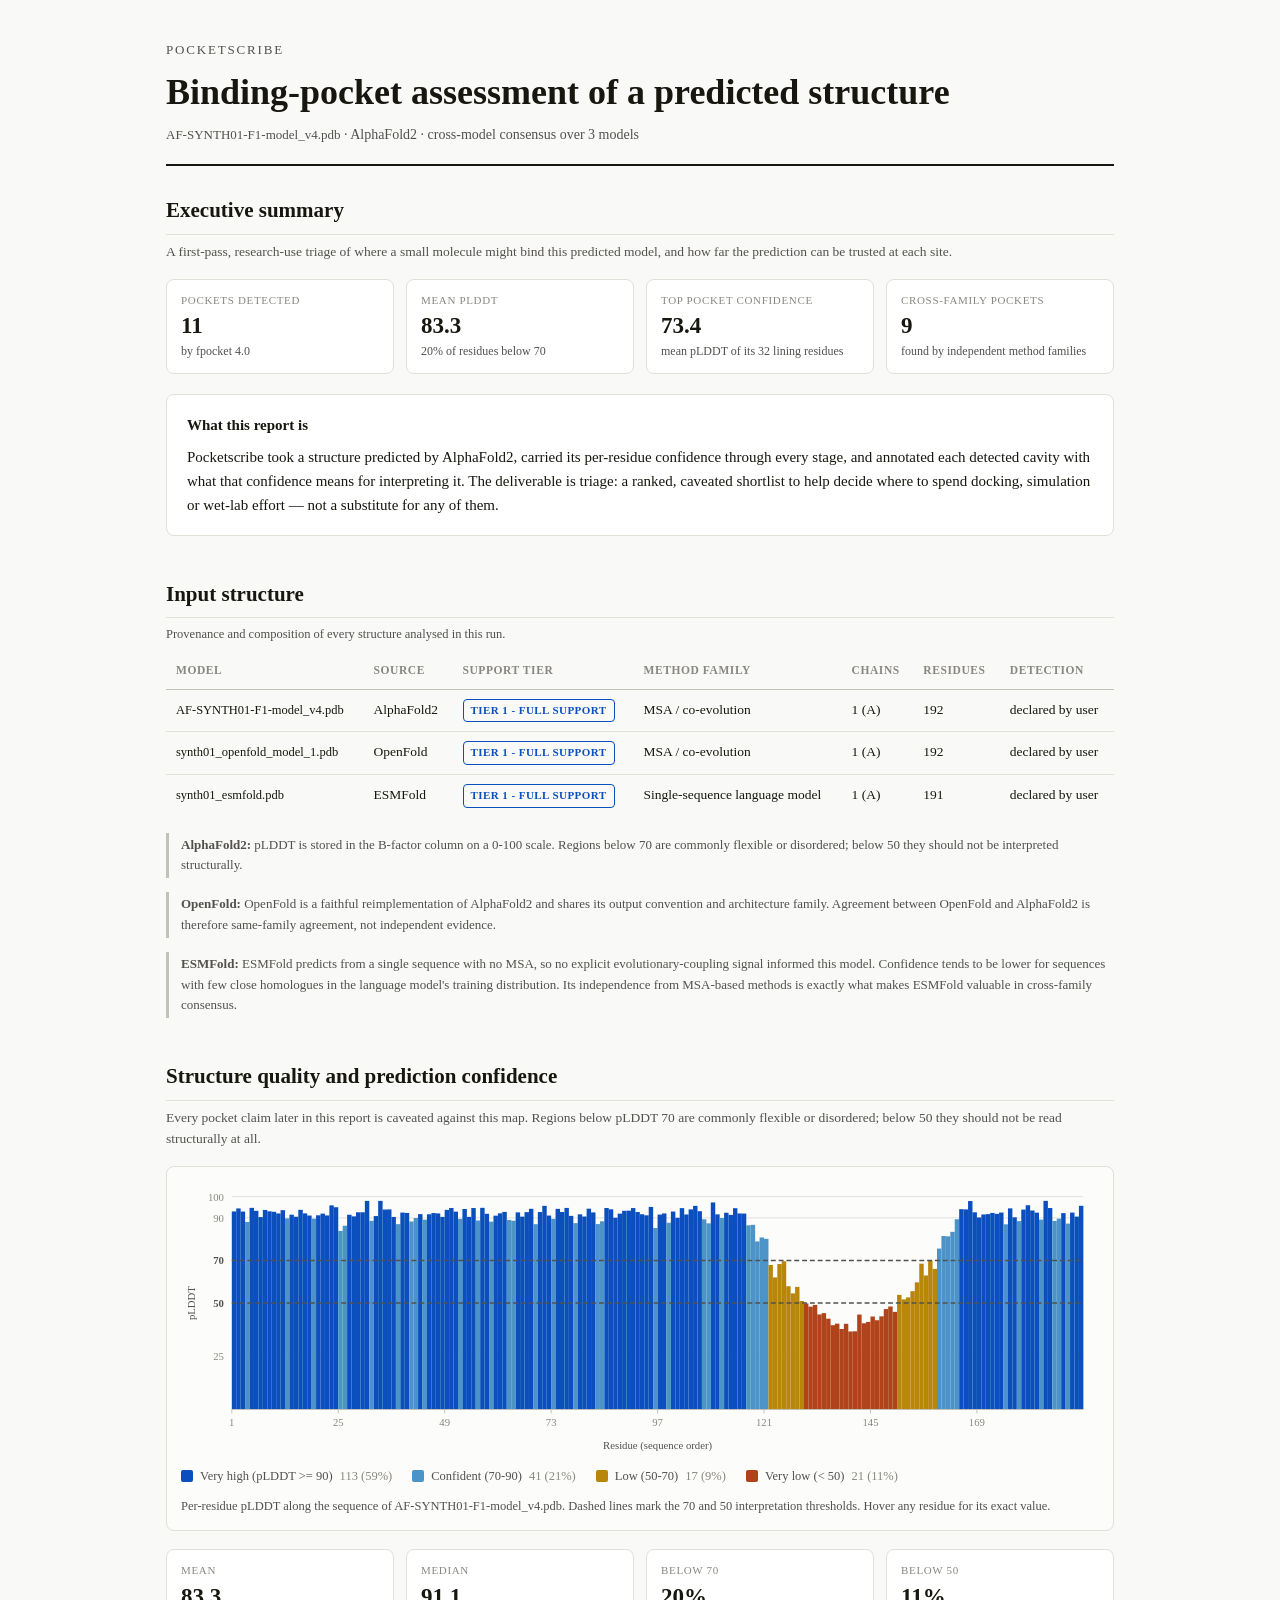
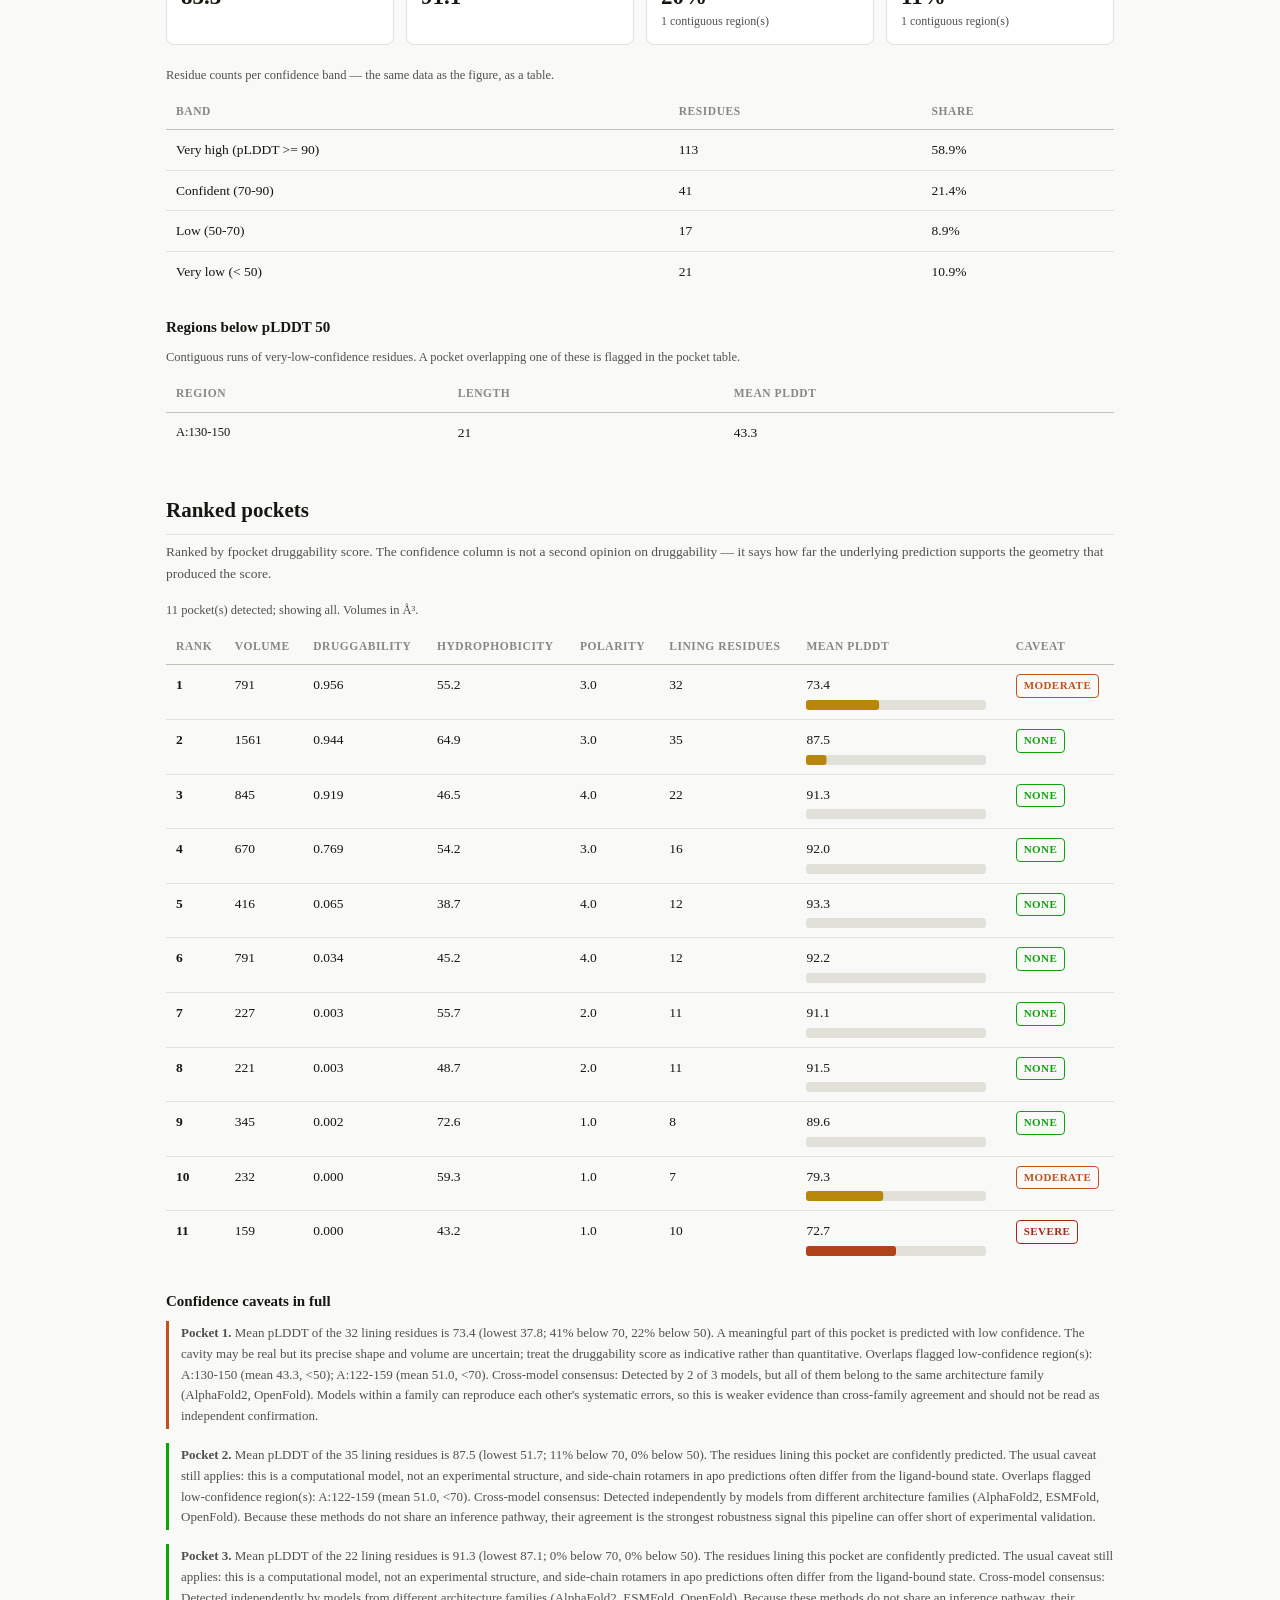
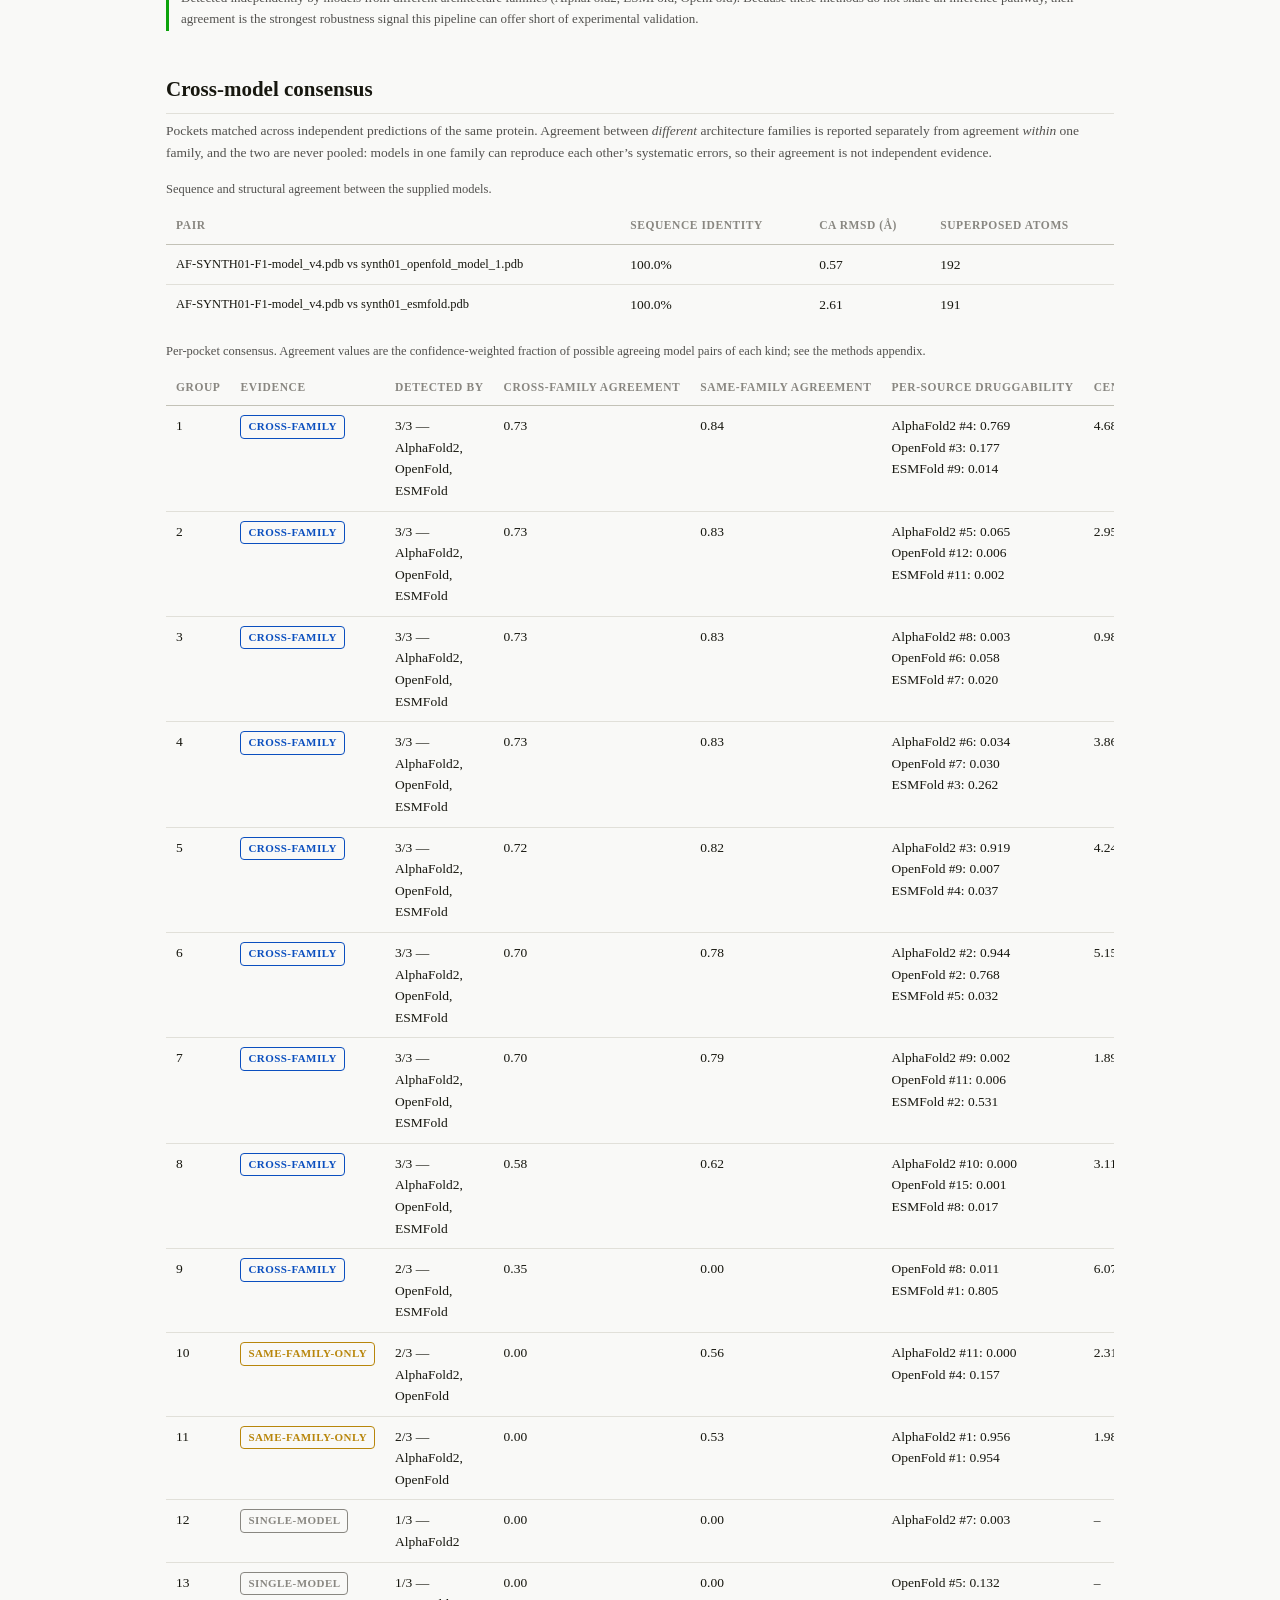
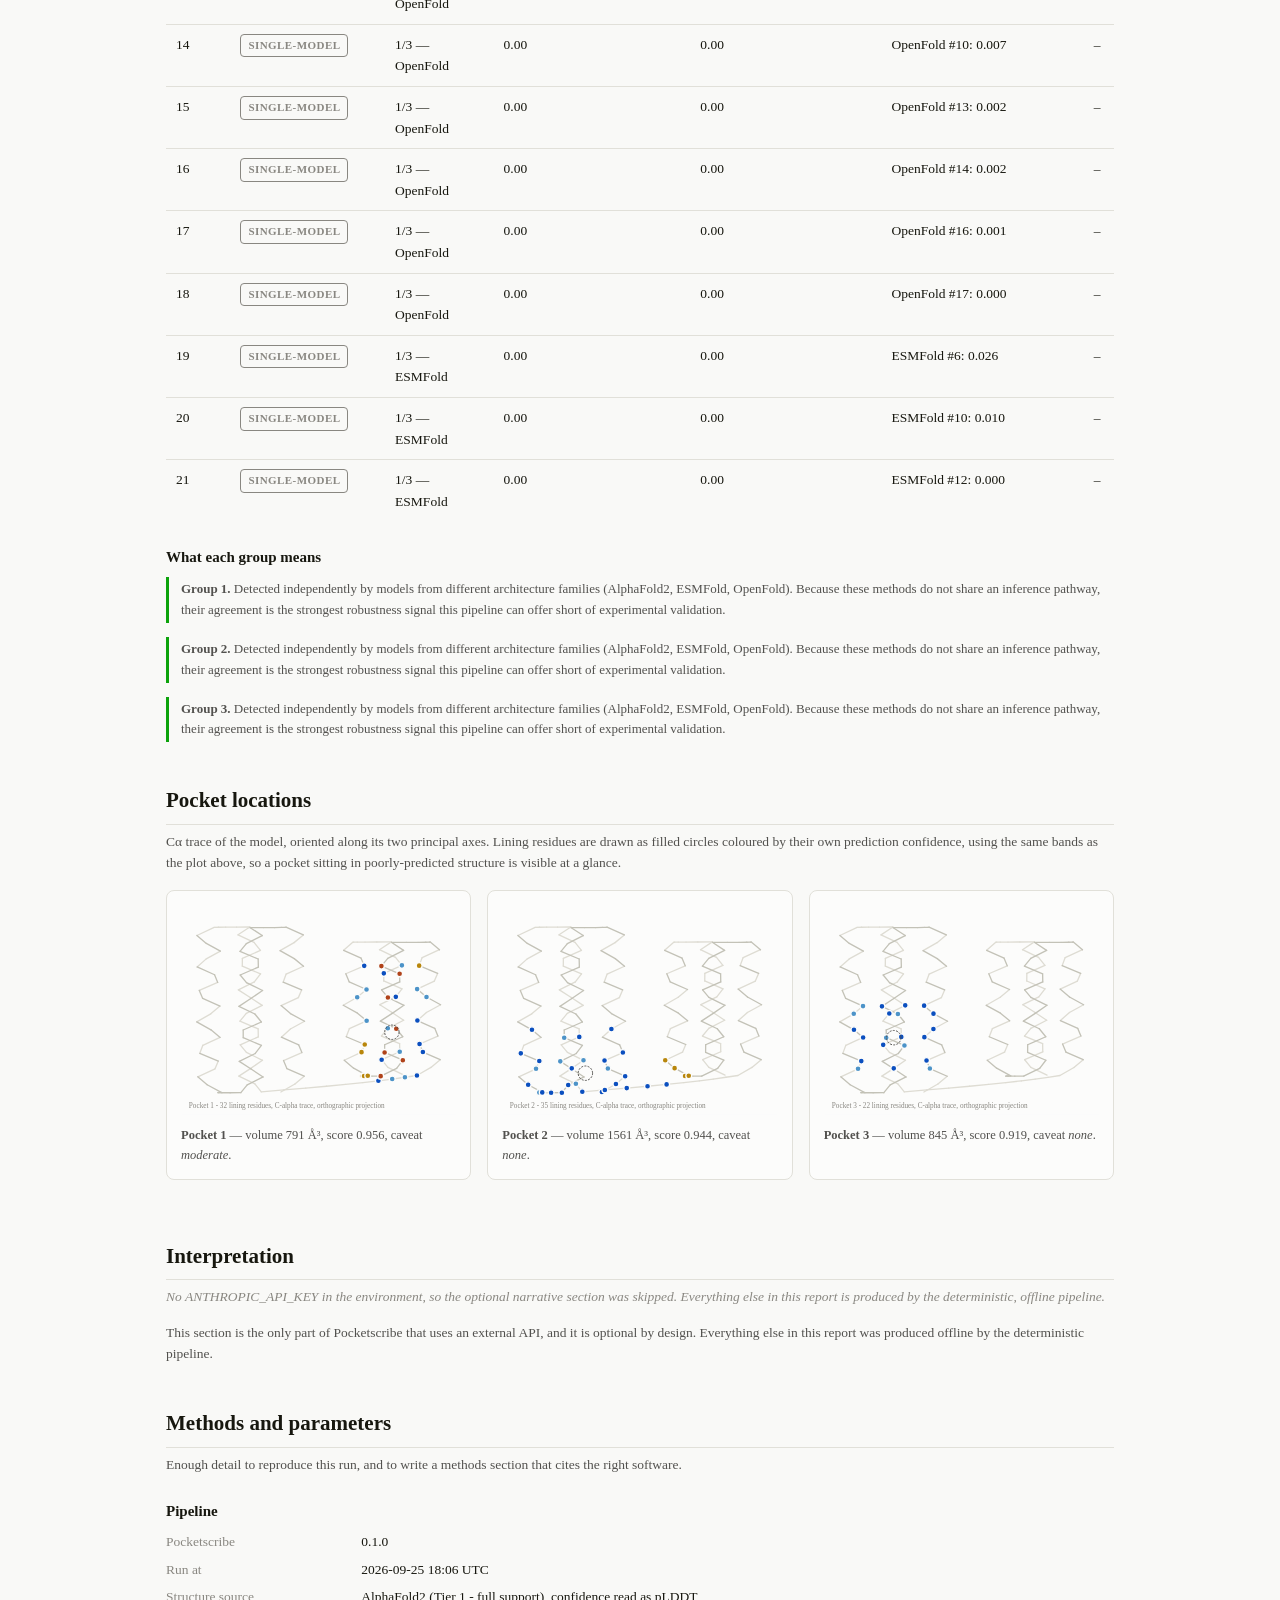
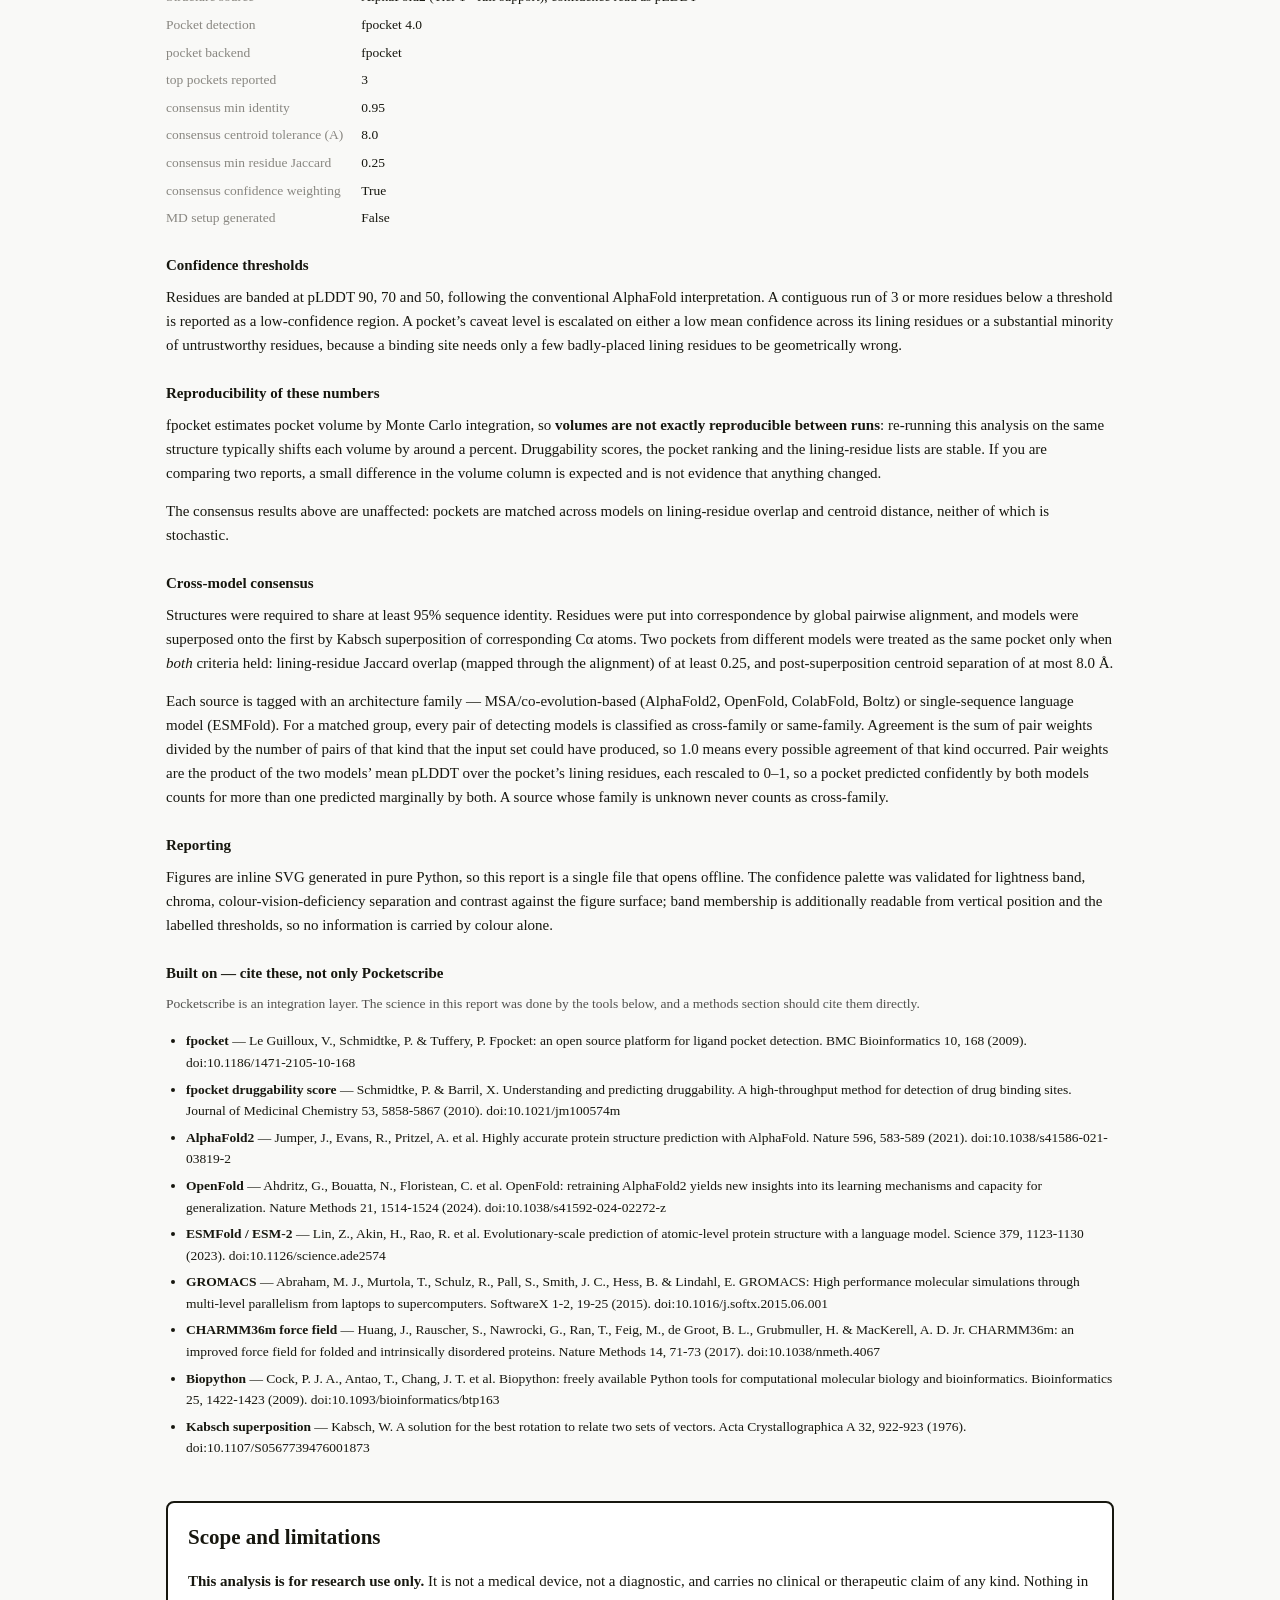
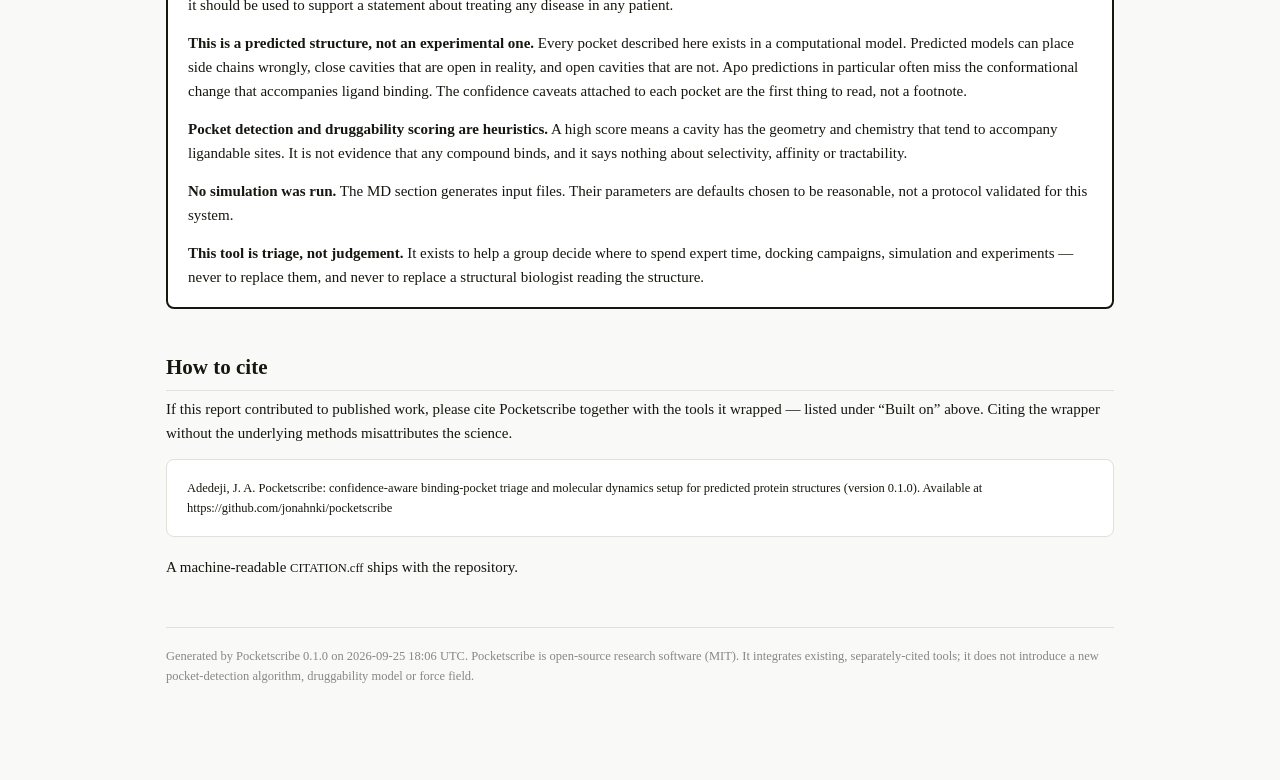
<file: site/demo/consensus.html>
<!DOCTYPE html>
<html lang="en">
<head>
<meta charset="utf-8">
<meta name="viewport" content="width=device-width, initial-scale=1">
<title>Pocketscribe - AF-SYNTH01-F1-model_v4.pdb</title>
<meta name="generator" content="Pocketscribe 0.1.0">
<meta name="description" content="Confidence-aware binding-pocket triage report for a predicted protein structure. Research use only.">
<style>
/* Pocketscribe report stylesheet.
 *
 * Inlined into the single-file HTML report. Two constraints shape it: the report must
 * be readable offline with no network access (so no web fonts, no CDN), and it must
 * print cleanly, because these reports get attached to grant applications and passed
 * around lab meetings on paper.
 *
 * Figures keep a light plane in both themes -- see the note in report/plots.py.
 */

:root {
  --page: #f9f9f7;
  --surface: #ffffff;
  --surface-sunken: #f4f3ef;
  --ink: #17170f;
  --ink-secondary: #52514e;
  --ink-muted: #898781;
  --rule: #e1e0d9;
  --rule-strong: #c3c2b7;
  --accent: #0b4fbf;

  --caveat-none: #0ca30c;
  --caveat-low: #b8860b;
  --caveat-moderate: #c4511a;
  --caveat-severe: #b0231a;

  --figure-plane: #fcfcfb;
  --mono: ui-monospace, &#34;SF Mono&#34;, &#34;SFMono-Regular&#34;, Menlo, Consolas, &#34;Liberation Mono&#34;, monospace;
  --sans: ui-sans-serif, system-ui, -apple-system, &#34;Segoe UI&#34;, Roboto, &#34;Helvetica Neue&#34;, Arial, sans-serif;
  --serif: ui-serif, Georgia, &#34;Iowan Old Style&#34;, &#34;Times New Roman&#34;, serif;
}

@media (prefers-color-scheme: dark) {
  :root:not([data-theme=&#34;light&#34;]) {
    --page: #0d0d0d;
    --surface: #1a1a19;
    --surface-sunken: #222220;
    --ink: #f4f3ef;
    --ink-secondary: #c3c2b7;
    --ink-muted: #898781;
    --rule: #2c2c2a;
    --rule-strong: #383835;
    --accent: #6ca4f0;

    --caveat-none: #3cc03c;
    --caveat-low: #d9a52a;
    --caveat-moderate: #e8834e;
    --caveat-severe: #e86b62;
  }
}

:root[data-theme=&#34;dark&#34;] {
  --page: #0d0d0d;
  --surface: #1a1a19;
  --surface-sunken: #222220;
  --ink: #f4f3ef;
  --ink-secondary: #c3c2b7;
  --ink-muted: #898781;
  --rule: #2c2c2a;
  --rule-strong: #383835;
  --accent: #6ca4f0;

  --caveat-none: #3cc03c;
  --caveat-low: #d9a52a;
  --caveat-moderate: #e8834e;
  --caveat-severe: #e86b62;
}

* { box-sizing: border-box; }

body {
  margin: 0;
  padding: 0;
  background: var(--page);
  color: var(--ink);
  font-family: var(--sans);
  font-size: 15px;
  line-height: 1.6;
  -webkit-text-size-adjust: 100%;
}

.wrap {
  max-width: 980px;
  margin: 0 auto;
  padding: 40px 16px 80px;
}

/* ---- Masthead ---- */

header.masthead {
  border-bottom: 2px solid var(--ink);
  padding-bottom: 18px;
  margin-bottom: 28px;
}

.wordmark {
  font-family: var(--serif);
  font-size: 13px;
  letter-spacing: 0.14em;
  text-transform: uppercase;
  color: var(--ink-secondary);
  margin: 0 0 10px;
}

h1 {
  font-family: var(--serif);
  font-size: clamp(26px, 4.5vw, 36px);
  line-height: 1.2;
  margin: 0 0 10px;
  font-weight: 600;
}

.subtitle {
  margin: 0;
  color: var(--ink-secondary);
  font-size: 14px;
}

.subtitle code { font-family: var(--mono); font-size: 13px; }

/* ---- Sections ---- */

section { margin: 0 0 42px; }

h2 {
  font-family: var(--serif);
  font-size: 21px;
  margin: 0 0 6px;
  padding-bottom: 6px;
  border-bottom: 1px solid var(--rule);
  font-weight: 600;
}

h3 {
  font-size: 15px;
  margin: 24px 0 8px;
  font-weight: 650;
}

.section-note {
  color: var(--ink-secondary);
  font-size: 13.5px;
  margin: 0 0 16px;
}

p { margin: 0 0 14px; }

/* ---- Cards and stat tiles ---- */

.card {
  background: var(--surface);
  border: 1px solid var(--rule);
  border-radius: 8px;
  padding: 18px 20px;
  margin: 0 0 18px;
}

.stat-row {
  display: grid;
  grid-template-columns: repeat(auto-fit, minmax(150px, 1fr));
  gap: 12px;
  margin: 0 0 20px;
}

.stat {
  background: var(--surface);
  border: 1px solid var(--rule);
  border-radius: 8px;
  padding: 12px 14px;
}

.stat-label {
  display: block;
  font-size: 11px;
  letter-spacing: 0.06em;
  text-transform: uppercase;
  color: var(--ink-muted);
  margin-bottom: 4px;
}

.stat-value {
  display: block;
  font-size: 23px;
  font-weight: 650;
  line-height: 1.15;
  font-variant-numeric: tabular-nums;
}

.stat-sub {
  display: block;
  font-size: 12px;
  color: var(--ink-secondary);
  margin-top: 2px;
}

/* ---- Tables ---- */

.table-scroll { overflow-x: auto; margin: 0 0 16px; }

table {
  width: 100%;
  border-collapse: collapse;
  font-size: 13.5px;
}

caption {
  caption-side: top;
  text-align: left;
  font-size: 12.5px;
  color: var(--ink-secondary);
  padding-bottom: 8px;
}

th, td {
  text-align: left;
  padding: 9px 10px;
  border-bottom: 1px solid var(--rule);
  vertical-align: top;
}

th {
  font-size: 11.5px;
  letter-spacing: 0.05em;
  text-transform: uppercase;
  color: var(--ink-muted);
  font-weight: 600;
  border-bottom: 1px solid var(--rule-strong);
  white-space: nowrap;
}

td.num { font-variant-numeric: tabular-nums; white-space: nowrap; }

tbody tr:last-child td { border-bottom: none; }

/* ---- Figures ---- */

figure {
  margin: 0 0 18px;
  background: var(--figure-plane);
  border: 1px solid var(--rule);
  border-radius: 8px;
  padding: 14px;
}

figcaption {
  font-size: 12.5px;
  color: var(--ink-secondary);
  margin-top: 10px;
}

.viz { display: block; max-width: 100%; height: auto; }

.legend {
  list-style: none;
  margin: 12px 0 0;
  padding: 0;
  display: flex;
  flex-wrap: wrap;
  gap: 8px 20px;
}

.legend-item { display: flex; align-items: center; gap: 7px; font-size: 12.5px; }

.swatch {
  width: 12px;
  height: 12px;
  border-radius: 2px;
  flex: 0 0 auto;
  display: inline-block;
}

.legend-label { color: #52514e; }
.legend-value { color: #898781; font-variant-numeric: tabular-nums; }

.pocket-gallery {
  display: grid;
  grid-template-columns: repeat(auto-fit, minmax(260px, 1fr));
  gap: 16px;
}

.meter { display: block; margin-top: 4px; }

/* ---- Caveats ---- */

.caveat {
  border-left: 3px solid var(--rule-strong);
  padding: 2px 0 2px 12px;
  font-size: 13px;
  color: var(--ink-secondary);
}

.caveat-none { border-left-color: var(--caveat-none); }
.caveat-low { border-left-color: var(--caveat-low); }
.caveat-moderate { border-left-color: var(--caveat-moderate); }
.caveat-severe { border-left-color: var(--caveat-severe); }

.badge {
  display: inline-block;
  font-size: 11px;
  font-weight: 650;
  letter-spacing: 0.04em;
  text-transform: uppercase;
  padding: 2px 7px;
  border-radius: 4px;
  border: 1px solid currentColor;
  white-space: nowrap;
}

.badge-none { color: var(--caveat-none); }
.badge-low { color: var(--caveat-low); }
.badge-moderate { color: var(--caveat-moderate); }
.badge-severe { color: var(--caveat-severe); }
.badge-tier1 { color: var(--accent); }
.badge-tier2 { color: var(--ink-secondary); }
.badge-cross { color: var(--accent); }
.badge-same { color: var(--caveat-low); }
.badge-single { color: var(--ink-muted); }

/* ---- Callouts ---- */

.callout {
  border: 1px solid var(--rule-strong);
  border-left: 4px solid var(--ink-secondary);
  border-radius: 6px;
  background: var(--surface-sunken);
  padding: 14px 16px;
  margin: 0 0 18px;
  font-size: 13.5px;
}

.callout strong { font-weight: 650; }
.callout-warn { border-left-color: var(--caveat-moderate); }
.callout p:last-child { margin-bottom: 0; }

/* ---- Narrative ---- */

.narrative p {
  font-family: var(--serif);
  font-size: 16px;
  line-height: 1.65;
}

.narrative-attribution {
  font-size: 12px;
  color: var(--ink-muted);
  border-top: 1px solid var(--rule);
  padding-top: 10px;
  margin-top: 4px;
}

/* ---- Appendix, lists ---- */

dl.params { margin: 0; display: grid; grid-template-columns: max-content 1fr; gap: 6px 18px; font-size: 13.5px; }
dl.params dt { color: var(--ink-muted); }
dl.params dd { margin: 0; }

ul.plain { margin: 0 0 14px; padding-left: 20px; font-size: 13.5px; }
ul.plain li { margin-bottom: 5px; }

code, .mono { font-family: var(--mono); font-size: 12.5px; }

.file-list { list-style: none; padding: 0; margin: 0; }
.file-list li { padding: 7px 0; border-bottom: 1px solid var(--rule); font-size: 13.5px; }
.file-list li:last-child { border-bottom: none; }
.file-list .fname { font-family: var(--mono); font-size: 12.5px; }
.file-list .fdesc { color: var(--ink-secondary); display: block; }

.empty { color: var(--ink-muted); font-style: italic; font-size: 13.5px; }

/* ---- Disclaimer + footer ---- */

.disclaimer {
  border: 2px solid var(--ink);
  border-radius: 8px;
  padding: 18px 20px;
  background: var(--surface);
}

.disclaimer h2 { border-bottom: none; margin-bottom: 8px; }

footer {
  margin-top: 48px;
  padding-top: 18px;
  border-top: 1px solid var(--rule);
  font-size: 12.5px;
  color: var(--ink-muted);
}

a { color: var(--accent); }

/* ---- Print ---- */

@media print {
  :root {
    --page: #ffffff;
    --surface: #ffffff;
    --ink: #000000;
    --ink-secondary: #333333;
  }
  body { font-size: 11pt; }
  .wrap { max-width: none; padding: 0; }
  section { page-break-inside: avoid; margin-bottom: 26px; }
  figure, table, .card, .callout { page-break-inside: avoid; }
  a { text-decoration: none; color: inherit; }
}

</style>
</head>
<body>
<div class="wrap">

<header class="masthead">
  <p class="wordmark">Pocketscribe</p>
  <h1>Binding-pocket assessment of a predicted structure</h1>
  <p class="subtitle">  <code>AF-SYNTH01-F1-model_v4.pdb</code> &middot; AlphaFold2 &middot; cross-model consensus over 3 models</p>
</header>


<section id="summary">
  <h2>Executive summary</h2>
  <p class="section-note">
    A first-pass, research-use triage of where a small molecule might bind this
    predicted model, and how far the prediction can be trusted at each site.
  </p>

  <div class="stat-row">
    <div class="stat">
      <span class="stat-label">Pockets detected</span>
      <span class="stat-value">11</span>
      <span class="stat-sub">by fpocket 4.0</span>
    </div>
    <div class="stat">
      <span class="stat-label">Mean pLDDT</span>
      <span class="stat-value">83.3</span>
      <span class="stat-sub">20% of residues below 70</span>
    </div>
    <div class="stat">
      <span class="stat-label">Top pocket confidence</span>
      <span class="stat-value">73.4</span>
      <span class="stat-sub">mean pLDDT of its 32 lining residues</span>
    </div>
    <div class="stat">
      <span class="stat-label">Cross-family pockets</span>
      <span class="stat-value">9</span>
      <span class="stat-sub">found by independent method families</span>
    </div>
  </div>


  <div class="card">
    <h3 style="margin-top:0">What this report is</h3>
    <p style="margin-bottom:0">
      Pocketscribe took a structure predicted by AlphaFold2,
      carried its per-residue confidence through every stage, and annotated each
      detected cavity with what that confidence means for interpreting it. The
      deliverable is triage: a ranked, caveated shortlist to help decide where to spend
      docking, simulation or wet-lab effort &mdash; not a substitute for any of them.
    </p>
  </div>

</section>

<section id="input">
  <h2>Input structure</h2>
  <div class="table-scroll">
    <table>
      <caption>Provenance and composition of every structure analysed in this run.</caption>
      <thead>
        <tr>
          <th>Model</th><th>Source</th><th>Support tier</th><th>Method family</th>
          <th>Chains</th><th>Residues</th><th>Detection</th>
        </tr>
      </thead>
      <tbody>
        <tr>
          <td><span class="mono">AF-SYNTH01-F1-model_v4.pdb</span></td>
          <td>AlphaFold2</td>
          <td>
            <span class="badge badge-tier1">
              Tier 1 - full support
            </span>
          </td>
          <td>MSA / co-evolution</td>
          <td class="num">1 (A)</td>
          <td class="num">192</td>
          <td>
declared by user          </td>
        </tr>
        <tr>
          <td><span class="mono">synth01_openfold_model_1.pdb</span></td>
          <td>OpenFold</td>
          <td>
            <span class="badge badge-tier1">
              Tier 1 - full support
            </span>
          </td>
          <td>MSA / co-evolution</td>
          <td class="num">1 (A)</td>
          <td class="num">192</td>
          <td>
declared by user          </td>
        </tr>
        <tr>
          <td><span class="mono">synth01_esmfold.pdb</span></td>
          <td>ESMFold</td>
          <td>
            <span class="badge badge-tier1">
              Tier 1 - full support
            </span>
          </td>
          <td>Single-sequence language model</td>
          <td class="num">1 (A)</td>
          <td class="num">191</td>
          <td>
declared by user          </td>
        </tr>
      </tbody>
    </table>
  </div>

    <p class="caveat"><strong>AlphaFold2:</strong> pLDDT is stored in the B-factor column on a 0-100 scale. Regions below 70 are commonly flexible or disordered; below 50 they should not be interpreted structurally.</p>
    <p class="caveat"><strong>OpenFold:</strong> OpenFold is a faithful reimplementation of AlphaFold2 and shares its output convention and architecture family. Agreement between OpenFold and AlphaFold2 is therefore same-family agreement, not independent evidence.</p>
    <p class="caveat"><strong>ESMFold:</strong> ESMFold predicts from a single sequence with no MSA, so no explicit evolutionary-coupling signal informed this model. Confidence tends to be lower for sequences with few close homologues in the language model&#39;s training distribution. Its independence from MSA-based methods is exactly what makes ESMFold valuable in cross-family consensus.</p>

</section>

<section id="confidence">
  <h2>Structure quality and prediction confidence</h2>
  <p class="section-note">
    Every pocket claim later in this report is caveated against this map. Regions below
    pLDDT 70 are commonly flexible or disordered; below 50 they should not be read
    structurally at all.
  </p>

  <figure>
    <svg class="viz" role="img" viewBox="0 0 940 280" width="100%" preserveAspectRatio="xMidYMid meet" aria-label="Per-residue prediction confidence: pLDDT for 192 residues along the sequence."><rect x="0" y="0" width="940" height="280" fill="#fcfcfb"/><line x1="52" y1="179.5" x2="924" y2="179.5" stroke="#e1e0d9" stroke-width="1"/><text x="44" y="183.5" text-anchor="end" font-size="11" fill="#898781">25</text><line x1="52" y1="37.8" x2="924" y2="37.8" stroke="#e1e0d9" stroke-width="1"/><text x="44" y="41.8" text-anchor="end" font-size="11" fill="#898781">90</text><line x1="52" y1="16.0" x2="924" y2="16.0" stroke="#e1e0d9" stroke-width="1"/><text x="44" y="20.0" text-anchor="end" font-size="11" fill="#898781">100</text><rect x="52.00" y="31.17" width="4.54" height="202.83" fill="#0B4FBF"><title>A:ALA1 - pLDDT 93.0 (Very high)</title></rect><rect x="56.54" y="28.08" width="4.54" height="205.92" fill="#0B4FBF"><title>A:LEU2 - pLDDT 94.5 (Very high)</title></rect><rect x="61.08" y="31.28" width="4.54" height="202.72" fill="#0B4FBF"><title>A:VAL3 - pLDDT 93.0 (Very high)</title></rect><rect x="65.62" y="41.96" width="4.54" height="192.04" fill="#4C93C8"><title>A:ILE4 - pLDDT 88.1 (Confident)</title></rect><rect x="70.17" y="27.51" width="4.54" height="206.49" fill="#0B4FBF"><title>A:PHE5 - pLDDT 94.7 (Very high)</title></rect><rect x="74.71" y="30.52" width="4.54" height="203.48" fill="#0B4FBF"><title>A:LEU6 - pLDDT 93.3 (Very high)</title></rect><rect x="79.25" y="36.95" width="4.54" height="197.05" fill="#0B4FBF"><title>A:GLY7 - pLDDT 90.4 (Very high)</title></rect><rect x="83.79" y="29.65" width="4.54" height="204.35" fill="#0B4FBF"><title>A:ALA8 - pLDDT 93.7 (Very high)</title></rect><rect x="88.33" y="31.06" width="4.54" height="202.94" fill="#0B4FBF"><title>A:VAL9 - pLDDT 93.1 (Very high)</title></rect><rect x="92.88" y="31.52" width="4.54" height="202.48" fill="#0B4FBF"><title>A:LEU10 - pLDDT 92.9 (Very high)</title></rect><rect x="97.42" y="33.24" width="4.54" height="200.76" fill="#0B4FBF"><title>A:THR11 - pLDDT 92.1 (Very high)</title></rect><rect x="101.96" y="29.86" width="4.54" height="204.14" fill="#0B4FBF"><title>A:ALA12 - pLDDT 93.6 (Very high)</title></rect><rect x="106.50" y="38.26" width="4.54" height="195.74" fill="#4C93C8"><title>A:ILE13 - pLDDT 89.8 (Confident)</title></rect><rect x="111.04" y="34.51" width="4.54" height="199.49" fill="#0B4FBF"><title>A:PHE14 - pLDDT 91.5 (Very high)</title></rect><rect x="115.58" y="36.60" width="4.54" height="197.40" fill="#0B4FBF"><title>A:VAL15 - pLDDT 90.5 (Very high)</title></rect><rect x="120.12" y="29.52" width="4.54" height="204.48" fill="#0B4FBF"><title>A:GLY16 - pLDDT 93.8 (Very high)</title></rect><rect x="124.67" y="33.18" width="4.54" height="200.82" fill="#0B4FBF"><title>A:LEU17 - pLDDT 92.1 (Very high)</title></rect><rect x="129.21" y="35.36" width="4.54" height="198.64" fill="#0B4FBF"><title>A:ALA18 - pLDDT 91.1 (Very high)</title></rect><rect x="133.75" y="38.56" width="4.54" height="195.44" fill="#4C93C8"><title>A:SER19 - pLDDT 89.7 (Confident)</title></rect><rect x="138.29" y="35.12" width="4.54" height="198.88" fill="#0B4FBF"><title>A:VAL20 - pLDDT 91.2 (Very high)</title></rect><rect x="142.83" y="33.40" width="4.54" height="200.60" fill="#0B4FBF"><title>A:LEU21 - pLDDT 92.0 (Very high)</title></rect><rect x="147.38" y="35.25" width="4.54" height="198.75" fill="#0B4FBF"><title>A:ALA22 - pLDDT 91.2 (Very high)</title></rect><rect x="151.92" y="24.98" width="4.54" height="209.02" fill="#0B4FBF"><title>A:MET23 - pLDDT 95.9 (Very high)</title></rect><rect x="156.46" y="26.86" width="4.54" height="207.14" fill="#0B4FBF"><title>A:PHE24 - pLDDT 95.0 (Very high)</title></rect><rect x="161.00" y="51.16" width="4.54" height="182.84" fill="#4C93C8"><title>A:GLY25 - pLDDT 83.9 (Confident)</title></rect><rect x="165.54" y="45.80" width="4.54" height="188.20" fill="#4C93C8"><title>A:THR26 - pLDDT 86.3 (Confident)</title></rect><rect x="170.08" y="34.57" width="4.54" height="199.43" fill="#0B4FBF"><title>A:VAL27 - pLDDT 91.5 (Very high)</title></rect><rect x="174.62" y="36.21" width="4.54" height="197.79" fill="#0B4FBF"><title>A:LEU28 - pLDDT 90.7 (Very high)</title></rect><rect x="179.17" y="32.04" width="4.54" height="201.96" fill="#0B4FBF"><title>A:ILE29 - pLDDT 92.6 (Very high)</title></rect><rect x="183.71" y="32.02" width="4.54" height="201.98" fill="#0B4FBF"><title>A:ALA30 - pLDDT 92.7 (Very high)</title></rect><rect x="188.25" y="20.36" width="4.54" height="213.64" fill="#0B4FBF"><title>A:VAL31 - pLDDT 98.0 (Very high)</title></rect><rect x="192.79" y="40.72" width="4.54" height="193.28" fill="#4C93C8"><title>A:PHE32 - pLDDT 88.7 (Confident)</title></rect><rect x="197.33" y="35.90" width="4.54" height="198.10" fill="#0B4FBF"><title>A:GLY33 - pLDDT 90.9 (Very high)</title></rect><rect x="201.88" y="20.36" width="4.54" height="213.64" fill="#0B4FBF"><title>A:SER34 - pLDDT 98.0 (Very high)</title></rect><rect x="206.42" y="29.21" width="4.54" height="204.79" fill="#0B4FBF"><title>A:LEU35 - pLDDT 93.9 (Very high)</title></rect><rect x="210.96" y="29.10" width="4.54" height="204.90" fill="#0B4FBF"><title>A:VAL36 - pLDDT 94.0 (Very high)</title></rect><rect x="215.50" y="36.80" width="4.54" height="197.20" fill="#0B4FBF"><title>A:THR37 - pLDDT 90.5 (Very high)</title></rect><rect x="220.04" y="44.21" width="4.54" height="189.79" fill="#4C93C8"><title>A:ALA38 - pLDDT 87.1 (Confident)</title></rect><rect x="224.58" y="32.35" width="4.54" height="201.65" fill="#0B4FBF"><title>A:MET39 - pLDDT 92.5 (Very high)</title></rect><rect x="229.12" y="32.72" width="4.54" height="201.28" fill="#0B4FBF"><title>A:LEU40 - pLDDT 92.3 (Very high)</title></rect><rect x="233.67" y="41.46" width="4.54" height="192.54" fill="#4C93C8"><title>A:ILE41 - pLDDT 88.3 (Confident)</title></rect><rect x="238.21" y="37.91" width="4.54" height="196.09" fill="#4C93C8"><title>A:VAL42 - pLDDT 90.0 (Confident)</title></rect><rect x="242.75" y="33.92" width="4.54" height="200.08" fill="#0B4FBF"><title>A:PHE43 - pLDDT 91.8 (Very high)</title></rect><rect x="247.29" y="39.61" width="4.54" height="194.39" fill="#4C93C8"><title>A:GLY44 - pLDDT 89.2 (Confident)</title></rect><rect x="251.83" y="34.07" width="4.54" height="199.93" fill="#0B4FBF"><title>A:ALA45 - pLDDT 91.7 (Very high)</title></rect><rect x="256.38" y="32.81" width="4.54" height="201.19" fill="#0B4FBF"><title>A:ALA46 - pLDDT 92.3 (Very high)</title></rect><rect x="260.92" y="33.20" width="4.54" height="200.80" fill="#0B4FBF"><title>A:LEU47 - pLDDT 92.1 (Very high)</title></rect><rect x="265.46" y="36.75" width="4.54" height="197.25" fill="#0B4FBF"><title>A:VAL48 - pLDDT 90.5 (Very high)</title></rect><rect x="270.00" y="29.56" width="4.54" height="204.44" fill="#0B4FBF"><title>A:ILE49 - pLDDT 93.8 (Very high)</title></rect><rect x="274.54" y="27.62" width="4.54" height="206.38" fill="#0B4FBF"><title>A:PHE50 - pLDDT 94.7 (Very high)</title></rect><rect x="279.08" y="31.35" width="4.54" height="202.65" fill="#0B4FBF"><title>A:LEU51 - pLDDT 93.0 (Very high)</title></rect><rect x="283.62" y="38.78" width="4.54" height="195.22" fill="#4C93C8"><title>A:GLY52 - pLDDT 89.5 (Confident)</title></rect><rect x="288.17" y="28.67" width="4.54" height="205.33" fill="#0B4FBF"><title>A:ALA53 - pLDDT 94.2 (Very high)</title></rect><rect x="292.71" y="36.71" width="4.54" height="197.29" fill="#0B4FBF"><title>A:VAL54 - pLDDT 90.5 (Very high)</title></rect><rect x="297.25" y="27.68" width="4.54" height="206.32" fill="#0B4FBF"><title>A:LEU55 - pLDDT 94.6 (Very high)</title></rect><rect x="301.79" y="40.46" width="4.54" height="193.54" fill="#4C93C8"><title>A:THR56 - pLDDT 88.8 (Confident)</title></rect><rect x="306.33" y="27.47" width="4.54" height="206.53" fill="#0B4FBF"><title>A:ALA57 - pLDDT 94.7 (Very high)</title></rect><rect x="310.88" y="33.57" width="4.54" height="200.43" fill="#0B4FBF"><title>A:ILE58 - pLDDT 91.9 (Very high)</title></rect><rect x="315.42" y="41.62" width="4.54" height="192.38" fill="#4C93C8"><title>A:PHE59 - pLDDT 88.2 (Confident)</title></rect><rect x="319.96" y="35.49" width="4.54" height="198.51" fill="#0B4FBF"><title>A:VAL60 - pLDDT 91.1 (Very high)</title></rect><rect x="324.50" y="33.09" width="4.54" height="200.91" fill="#0B4FBF"><title>A:GLY61 - pLDDT 92.2 (Very high)</title></rect><rect x="329.04" y="31.65" width="4.54" height="202.35" fill="#0B4FBF"><title>A:LEU62 - pLDDT 92.8 (Very high)</title></rect><rect x="333.58" y="39.87" width="4.54" height="194.13" fill="#4C93C8"><title>A:ALA63 - pLDDT 89.0 (Confident)</title></rect><rect x="338.12" y="40.68" width="4.54" height="193.32" fill="#4C93C8"><title>A:SER64 - pLDDT 88.7 (Confident)</title></rect><rect x="342.67" y="32.13" width="4.54" height="201.87" fill="#0B4FBF"><title>A:VAL65 - pLDDT 92.6 (Very high)</title></rect><rect x="347.21" y="36.49" width="4.54" height="197.51" fill="#0B4FBF"><title>A:LEU66 - pLDDT 90.6 (Very high)</title></rect><rect x="351.75" y="31.89" width="4.54" height="202.11" fill="#0B4FBF"><title>A:ALA67 - pLDDT 92.7 (Very high)</title></rect><rect x="356.29" y="28.47" width="4.54" height="205.53" fill="#0B4FBF"><title>A:MET68 - pLDDT 94.3 (Very high)</title></rect><rect x="360.83" y="44.23" width="4.54" height="189.77" fill="#4C93C8"><title>A:PHE69 - pLDDT 87.0 (Confident)</title></rect><rect x="365.38" y="31.78" width="4.54" height="202.22" fill="#0B4FBF"><title>A:GLY70 - pLDDT 92.8 (Very high)</title></rect><rect x="369.92" y="25.44" width="4.54" height="208.56" fill="#0B4FBF"><title>A:THR71 - pLDDT 95.7 (Very high)</title></rect><rect x="374.46" y="35.38" width="4.54" height="198.62" fill="#0B4FBF"><title>A:VAL72 - pLDDT 91.1 (Very high)</title></rect><rect x="379.00" y="38.74" width="4.54" height="195.26" fill="#4C93C8"><title>A:LEU73 - pLDDT 89.6 (Confident)</title></rect><rect x="383.54" y="28.51" width="4.54" height="205.49" fill="#0B4FBF"><title>A:ILE74 - pLDDT 94.3 (Very high)</title></rect><rect x="388.08" y="31.78" width="4.54" height="202.22" fill="#0B4FBF"><title>A:ALA75 - pLDDT 92.8 (Very high)</title></rect><rect x="392.62" y="27.58" width="4.54" height="206.42" fill="#0B4FBF"><title>A:VAL76 - pLDDT 94.7 (Very high)</title></rect><rect x="397.17" y="35.71" width="4.54" height="198.29" fill="#0B4FBF"><title>A:PHE77 - pLDDT 91.0 (Very high)</title></rect><rect x="401.71" y="43.14" width="4.54" height="190.86" fill="#4C93C8"><title>A:GLY78 - pLDDT 87.5 (Confident)</title></rect><rect x="406.25" y="34.16" width="4.54" height="199.84" fill="#0B4FBF"><title>A:SER79 - pLDDT 91.7 (Very high)</title></rect><rect x="410.79" y="36.36" width="4.54" height="197.64" fill="#0B4FBF"><title>A:LEU80 - pLDDT 90.7 (Very high)</title></rect><rect x="415.33" y="28.36" width="4.54" height="205.64" fill="#0B4FBF"><title>A:VAL81 - pLDDT 94.3 (Very high)</title></rect><rect x="419.88" y="32.18" width="4.54" height="201.82" fill="#0B4FBF"><title>A:THR82 - pLDDT 92.6 (Very high)</title></rect><rect x="424.42" y="44.10" width="4.54" height="189.90" fill="#4C93C8"><title>A:ALA83 - pLDDT 87.1 (Confident)</title></rect><rect x="428.96" y="41.27" width="4.54" height="192.73" fill="#4C93C8"><title>A:MET84 - pLDDT 88.4 (Confident)</title></rect><rect x="433.50" y="27.66" width="4.54" height="206.34" fill="#0B4FBF"><title>A:LEU85 - pLDDT 94.7 (Very high)</title></rect><rect x="438.04" y="28.99" width="4.54" height="205.01" fill="#0B4FBF"><title>A:ILE86 - pLDDT 94.0 (Very high)</title></rect><rect x="442.58" y="37.63" width="4.54" height="196.37" fill="#0B4FBF"><title>A:VAL87 - pLDDT 90.1 (Very high)</title></rect><rect x="447.12" y="33.44" width="4.54" height="200.56" fill="#0B4FBF"><title>A:PHE88 - pLDDT 92.0 (Very high)</title></rect><rect x="451.67" y="30.52" width="4.54" height="203.48" fill="#0B4FBF"><title>A:GLY89 - pLDDT 93.3 (Very high)</title></rect><rect x="456.21" y="30.37" width="4.54" height="203.63" fill="#0B4FBF"><title>A:ALA90 - pLDDT 93.4 (Very high)</title></rect><rect x="460.75" y="27.71" width="4.54" height="206.29" fill="#0B4FBF"><title>A:ALA91 - pLDDT 94.6 (Very high)</title></rect><rect x="465.29" y="31.76" width="4.54" height="202.24" fill="#0B4FBF"><title>A:LEU92 - pLDDT 92.8 (Very high)</title></rect><rect x="469.83" y="34.05" width="4.54" height="199.95" fill="#0B4FBF"><title>A:VAL93 - pLDDT 91.7 (Very high)</title></rect><rect x="474.38" y="35.14" width="4.54" height="198.86" fill="#0B4FBF"><title>A:ILE94 - pLDDT 91.2 (Very high)</title></rect><rect x="478.92" y="26.53" width="4.54" height="207.47" fill="#0B4FBF"><title>A:PHE95 - pLDDT 95.2 (Very high)</title></rect><rect x="483.46" y="48.15" width="4.54" height="185.84" fill="#4C93C8"><title>A:LEU96 - pLDDT 85.2 (Confident)</title></rect><rect x="488.00" y="34.36" width="4.54" height="199.64" fill="#0B4FBF"><title>A:GLY97 - pLDDT 91.6 (Very high)</title></rect><rect x="492.54" y="33.22" width="4.54" height="200.78" fill="#0B4FBF"><title>A:ALA98 - pLDDT 92.1 (Very high)</title></rect><rect x="497.08" y="42.77" width="4.54" height="191.23" fill="#4C93C8"><title>A:VAL99 - pLDDT 87.7 (Confident)</title></rect><rect x="501.63" y="31.26" width="4.54" height="202.74" fill="#0B4FBF"><title>A:LEU100 - pLDDT 93.0 (Very high)</title></rect><rect x="506.17" y="37.69" width="4.54" height="196.31" fill="#0B4FBF"><title>A:THR101 - pLDDT 90.0 (Very high)</title></rect><rect x="510.71" y="27.79" width="4.54" height="206.21" fill="#0B4FBF"><title>A:ALA102 - pLDDT 94.6 (Very high)</title></rect><rect x="515.25" y="34.27" width="4.54" height="199.73" fill="#0B4FBF"><title>A:ILE103 - pLDDT 91.6 (Very high)</title></rect><rect x="519.79" y="29.06" width="4.54" height="204.94" fill="#0B4FBF"><title>A:PHE104 - pLDDT 94.0 (Very high)</title></rect><rect x="524.33" y="25.46" width="4.54" height="208.54" fill="#0B4FBF"><title>A:VAL105 - pLDDT 95.7 (Very high)</title></rect><rect x="528.88" y="30.93" width="4.54" height="203.07" fill="#0B4FBF"><title>A:GLY106 - pLDDT 93.2 (Very high)</title></rect><rect x="533.42" y="39.17" width="4.54" height="194.83" fill="#4C93C8"><title>A:LEU107 - pLDDT 89.4 (Confident)</title></rect><rect x="537.96" y="43.34" width="4.54" height="190.66" fill="#4C93C8"><title>A:ALA108 - pLDDT 87.5 (Confident)</title></rect><rect x="542.50" y="21.97" width="4.54" height="212.03" fill="#0B4FBF"><title>A:SER109 - pLDDT 97.3 (Very high)</title></rect><rect x="547.04" y="34.16" width="4.54" height="199.84" fill="#0B4FBF"><title>A:VAL110 - pLDDT 91.7 (Very high)</title></rect><rect x="551.58" y="37.95" width="4.54" height="196.05" fill="#4C93C8"><title>A:LEU111 - pLDDT 89.9 (Confident)</title></rect><rect x="556.12" y="32.50" width="4.54" height="201.50" fill="#0B4FBF"><title>A:ALA112 - pLDDT 92.4 (Very high)</title></rect><rect x="560.67" y="34.68" width="4.54" height="199.32" fill="#0B4FBF"><title>A:MET113 - pLDDT 91.4 (Very high)</title></rect><rect x="565.21" y="27.86" width="4.54" height="206.14" fill="#0B4FBF"><title>A:PHE114 - pLDDT 94.6 (Very high)</title></rect><rect x="569.75" y="33.22" width="4.54" height="200.78" fill="#0B4FBF"><title>A:GLY115 - pLDDT 92.1 (Very high)</title></rect><rect x="574.29" y="33.35" width="4.54" height="200.65" fill="#0B4FBF"><title>A:THR116 - pLDDT 92.0 (Very high)</title></rect><rect x="578.83" y="45.39" width="4.54" height="188.61" fill="#4C93C8"><title>A:VAL117 - pLDDT 86.5 (Confident)</title></rect><rect x="583.38" y="44.86" width="4.54" height="189.14" fill="#4C93C8"><title>A:LEU118 - pLDDT 86.8 (Confident)</title></rect><rect x="587.92" y="61.87" width="4.54" height="172.13" fill="#4C93C8"><title>A:ILE119 - pLDDT 79.0 (Confident)</title></rect><rect x="592.46" y="57.83" width="4.54" height="176.17" fill="#4C93C8"><title>A:ALA120 - pLDDT 80.8 (Confident)</title></rect><rect x="597.00" y="59.19" width="4.54" height="174.81" fill="#4C93C8"><title>A:VAL121 - pLDDT 80.2 (Confident)</title></rect><rect x="601.54" y="85.96" width="4.54" height="148.04" fill="#B8860B"><title>A:PHE122 - pLDDT 67.9 (Low)</title></rect><rect x="606.08" y="98.75" width="4.54" height="135.25" fill="#B8860B"><title>A:GLY123 - pLDDT 62.0 (Low)</title></rect><rect x="610.62" y="85.04" width="4.54" height="148.96" fill="#B8860B"><title>A:SER124 - pLDDT 68.3 (Low)</title></rect><rect x="615.17" y="82.21" width="4.54" height="151.79" fill="#B8860B"><title>A:LEU125 - pLDDT 69.6 (Low)</title></rect><rect x="619.71" y="107.78" width="4.54" height="126.22" fill="#B8860B"><title>A:VAL126 - pLDDT 57.9 (Low)</title></rect><rect x="624.25" y="115.10" width="4.54" height="118.90" fill="#B8860B"><title>A:THR127 - pLDDT 54.5 (Low)</title></rect><rect x="628.79" y="108.45" width="4.54" height="125.55" fill="#B8860B"><title>A:ALA128 - pLDDT 57.6 (Low)</title></rect><rect x="633.33" y="122.86" width="4.54" height="111.14" fill="#B8860B"><title>A:MET129 - pLDDT 51.0 (Low)</title></rect><rect x="637.88" y="125.37" width="4.54" height="108.63" fill="#B0431A"><title>A:LEU130 - pLDDT 49.8 (Very low)</title></rect><rect x="642.42" y="128.68" width="4.54" height="105.32" fill="#B0431A"><title>A:ILE131 - pLDDT 48.3 (Very low)</title></rect><rect x="646.96" y="126.90" width="4.54" height="107.10" fill="#B0431A"><title>A:VAL132 - pLDDT 49.1 (Very low)</title></rect><rect x="651.50" y="136.60" width="4.54" height="97.40" fill="#B0431A"><title>A:PHE133 - pLDDT 44.7 (Very low)</title></rect><rect x="656.04" y="135.29" width="4.54" height="98.71" fill="#B0431A"><title>A:GLY134 - pLDDT 45.3 (Very low)</title></rect><rect x="660.58" y="140.98" width="4.54" height="93.02" fill="#B0431A"><title>A:ALA135 - pLDDT 42.7 (Very low)</title></rect><rect x="665.12" y="147.63" width="4.54" height="86.37" fill="#B0431A"><title>A:ALA136 - pLDDT 39.6 (Very low)</title></rect><rect x="669.67" y="146.06" width="4.54" height="87.94" fill="#B0431A"><title>A:LEU137 - pLDDT 40.3 (Very low)</title></rect><rect x="674.21" y="151.55" width="4.54" height="82.45" fill="#B0431A"><title>A:VAL138 - pLDDT 37.8 (Very low)</title></rect><rect x="678.75" y="146.23" width="4.54" height="87.77" fill="#B0431A"><title>A:ILE139 - pLDDT 40.3 (Very low)</title></rect><rect x="683.29" y="154.08" width="4.54" height="79.92" fill="#B0431A"><title>A:PHE140 - pLDDT 36.7 (Very low)</title></rect><rect x="687.83" y="153.89" width="4.54" height="80.11" fill="#B0431A"><title>A:LEU141 - pLDDT 36.8 (Very low)</title></rect><rect x="692.38" y="136.75" width="4.54" height="97.25" fill="#B0431A"><title>A:GLY142 - pLDDT 44.6 (Very low)</title></rect><rect x="696.92" y="145.69" width="4.54" height="88.31" fill="#B0431A"><title>A:ALA143 - pLDDT 40.5 (Very low)</title></rect><rect x="701.46" y="144.31" width="4.54" height="89.69" fill="#B0431A"><title>A:VAL144 - pLDDT 41.1 (Very low)</title></rect><rect x="706.00" y="138.78" width="4.54" height="95.22" fill="#B0431A"><title>A:LEU145 - pLDDT 43.7 (Very low)</title></rect><rect x="710.54" y="142.57" width="4.54" height="91.43" fill="#B0431A"><title>A:THR146 - pLDDT 41.9 (Very low)</title></rect><rect x="715.08" y="138.60" width="4.54" height="95.40" fill="#B0431A"><title>A:ALA147 - pLDDT 43.8 (Very low)</title></rect><rect x="719.62" y="131.17" width="4.54" height="102.83" fill="#B0431A"><title>A:ILE148 - pLDDT 47.2 (Very low)</title></rect><rect x="724.17" y="128.53" width="4.54" height="105.47" fill="#B0431A"><title>A:PHE149 - pLDDT 48.4 (Very low)</title></rect><rect x="728.71" y="134.00" width="4.54" height="100.00" fill="#B0431A"><title>A:VAL150 - pLDDT 45.9 (Very low)</title></rect><rect x="733.25" y="116.63" width="4.54" height="117.37" fill="#B8860B"><title>A:GLY151 - pLDDT 53.8 (Low)</title></rect><rect x="737.79" y="121.23" width="4.54" height="112.77" fill="#B8860B"><title>A:LEU152 - pLDDT 51.7 (Low)</title></rect><rect x="742.33" y="119.20" width="4.54" height="114.80" fill="#B8860B"><title>A:ALA153 - pLDDT 52.7 (Low)</title></rect><rect x="746.88" y="112.81" width="4.54" height="121.19" fill="#B8860B"><title>A:SER154 - pLDDT 55.6 (Low)</title></rect><rect x="751.42" y="103.79" width="4.54" height="130.21" fill="#B8860B"><title>A:VAL155 - pLDDT 59.7 (Low)</title></rect><rect x="755.96" y="84.65" width="4.54" height="149.35" fill="#B8860B"><title>A:LEU156 - pLDDT 68.5 (Low)</title></rect><rect x="760.50" y="96.75" width="4.54" height="137.25" fill="#B8860B"><title>A:ALA157 - pLDDT 63.0 (Low)</title></rect><rect x="765.04" y="81.57" width="4.54" height="152.43" fill="#B8860B"><title>A:MET158 - pLDDT 69.9 (Low)</title></rect><rect x="769.58" y="89.97" width="4.54" height="144.03" fill="#B8860B"><title>A:PHE159 - pLDDT 66.1 (Low)</title></rect><rect x="774.12" y="69.17" width="4.54" height="164.83" fill="#4C93C8"><title>A:GLY160 - pLDDT 75.6 (Confident)</title></rect><rect x="778.67" y="56.31" width="4.54" height="177.69" fill="#4C93C8"><title>A:THR161 - pLDDT 81.5 (Confident)</title></rect><rect x="783.21" y="56.66" width="4.54" height="177.34" fill="#4C93C8"><title>A:VAL162 - pLDDT 81.3 (Confident)</title></rect><rect x="787.75" y="52.06" width="4.54" height="181.94" fill="#4C93C8"><title>A:LEU163 - pLDDT 83.5 (Confident)</title></rect><rect x="792.29" y="39.20" width="4.54" height="194.80" fill="#4C93C8"><title>A:ILE164 - pLDDT 89.4 (Confident)</title></rect><rect x="796.83" y="28.86" width="4.54" height="205.14" fill="#0B4FBF"><title>A:ALA165 - pLDDT 94.1 (Very high)</title></rect><rect x="801.38" y="29.10" width="4.54" height="204.90" fill="#0B4FBF"><title>A:VAL166 - pLDDT 94.0 (Very high)</title></rect><rect x="805.92" y="20.53" width="4.54" height="213.47" fill="#0B4FBF"><title>A:PHE167 - pLDDT 97.9 (Very high)</title></rect><rect x="810.46" y="32.07" width="4.54" height="201.93" fill="#0B4FBF"><title>A:GLY168 - pLDDT 92.6 (Very high)</title></rect><rect x="815.00" y="37.32" width="4.54" height="196.68" fill="#0B4FBF"><title>A:SER169 - pLDDT 90.2 (Very high)</title></rect><rect x="819.54" y="34.27" width="4.54" height="199.73" fill="#0B4FBF"><title>A:LEU170 - pLDDT 91.6 (Very high)</title></rect><rect x="824.08" y="33.92" width="4.54" height="200.08" fill="#0B4FBF"><title>A:VAL171 - pLDDT 91.8 (Very high)</title></rect><rect x="828.62" y="32.72" width="4.54" height="201.28" fill="#0B4FBF"><title>A:THR172 - pLDDT 92.3 (Very high)</title></rect><rect x="833.17" y="33.64" width="4.54" height="200.36" fill="#0B4FBF"><title>A:ALA173 - pLDDT 91.9 (Very high)</title></rect><rect x="837.71" y="32.31" width="4.54" height="201.69" fill="#0B4FBF"><title>A:MET174 - pLDDT 92.5 (Very high)</title></rect><rect x="842.25" y="44.36" width="4.54" height="189.64" fill="#4C93C8"><title>A:LEU175 - pLDDT 87.0 (Confident)</title></rect><rect x="846.79" y="28.01" width="4.54" height="205.99" fill="#0B4FBF"><title>A:ILE176 - pLDDT 94.5 (Very high)</title></rect><rect x="851.33" y="37.19" width="4.54" height="196.81" fill="#0B4FBF"><title>A:VAL177 - pLDDT 90.3 (Very high)</title></rect><rect x="855.88" y="41.11" width="4.54" height="192.89" fill="#4C93C8"><title>A:PHE178 - pLDDT 88.5 (Confident)</title></rect><rect x="860.42" y="29.28" width="4.54" height="204.72" fill="#0B4FBF"><title>A:GLY179 - pLDDT 93.9 (Very high)</title></rect><rect x="864.96" y="24.83" width="4.54" height="209.17" fill="#0B4FBF"><title>A:ALA180 - pLDDT 96.0 (Very high)</title></rect><rect x="869.50" y="30.21" width="4.54" height="203.79" fill="#0B4FBF"><title>A:ALA181 - pLDDT 93.5 (Very high)</title></rect><rect x="874.04" y="32.39" width="4.54" height="201.61" fill="#0B4FBF"><title>A:LEU182 - pLDDT 92.5 (Very high)</title></rect><rect x="878.58" y="39.54" width="4.54" height="194.46" fill="#4C93C8"><title>A:VAL183 - pLDDT 89.2 (Confident)</title></rect><rect x="883.12" y="20.36" width="4.54" height="213.64" fill="#0B4FBF"><title>A:ILE184 - pLDDT 98.0 (Very high)</title></rect><rect x="887.67" y="27.68" width="4.54" height="206.32" fill="#0B4FBF"><title>A:PHE185 - pLDDT 94.6 (Very high)</title></rect><rect x="892.21" y="40.90" width="4.54" height="193.10" fill="#4C93C8"><title>A:LEU186 - pLDDT 88.6 (Confident)</title></rect><rect x="896.75" y="38.54" width="4.54" height="195.46" fill="#4C93C8"><title>A:GLY187 - pLDDT 89.7 (Confident)</title></rect><rect x="901.29" y="32.87" width="4.54" height="201.13" fill="#0B4FBF"><title>A:ALA188 - pLDDT 92.3 (Very high)</title></rect><rect x="905.83" y="43.60" width="4.54" height="190.40" fill="#4C93C8"><title>A:VAL189 - pLDDT 87.3 (Confident)</title></rect><rect x="910.38" y="32.33" width="4.54" height="201.67" fill="#0B4FBF"><title>A:LEU190 - pLDDT 92.5 (Very high)</title></rect><rect x="914.92" y="36.45" width="4.54" height="197.55" fill="#0B4FBF"><title>A:THR191 - pLDDT 90.6 (Very high)</title></rect><rect x="919.46" y="25.42" width="4.54" height="208.58" fill="#0B4FBF"><title>A:ALA192 - pLDDT 95.7 (Very high)</title></rect><line x1="52" y1="81.4" x2="924" y2="81.4" stroke="#52514e" stroke-width="1.5" stroke-dasharray="5 3"/><text x="44" y="85.4" text-anchor="end" font-size="11" font-weight="600" fill="#52514e">70</text><line x1="52" y1="125.0" x2="924" y2="125.0" stroke="#52514e" stroke-width="1.5" stroke-dasharray="5 3"/><text x="44" y="129.0" text-anchor="end" font-size="11" font-weight="600" fill="#52514e">50</text><line x1="52" y1="234" x2="924" y2="234" stroke="#c3c2b7" stroke-width="1"/><line x1="52.0" y1="234" x2="52.0" y2="238" stroke="#c3c2b7" stroke-width="1"/><text x="52.0" y="251" text-anchor="middle" font-size="11" fill="#898781">1</text><line x1="161.0" y1="234" x2="161.0" y2="238" stroke="#c3c2b7" stroke-width="1"/><text x="161.0" y="251" text-anchor="middle" font-size="11" fill="#898781">25</text><line x1="270.0" y1="234" x2="270.0" y2="238" stroke="#c3c2b7" stroke-width="1"/><text x="270.0" y="251" text-anchor="middle" font-size="11" fill="#898781">49</text><line x1="379.0" y1="234" x2="379.0" y2="238" stroke="#c3c2b7" stroke-width="1"/><text x="379.0" y="251" text-anchor="middle" font-size="11" fill="#898781">73</text><line x1="488.0" y1="234" x2="488.0" y2="238" stroke="#c3c2b7" stroke-width="1"/><text x="488.0" y="251" text-anchor="middle" font-size="11" fill="#898781">97</text><line x1="597.0" y1="234" x2="597.0" y2="238" stroke="#c3c2b7" stroke-width="1"/><text x="597.0" y="251" text-anchor="middle" font-size="11" fill="#898781">121</text><line x1="706.0" y1="234" x2="706.0" y2="238" stroke="#c3c2b7" stroke-width="1"/><text x="706.0" y="251" text-anchor="middle" font-size="11" fill="#898781">145</text><line x1="815.0" y1="234" x2="815.0" y2="238" stroke="#c3c2b7" stroke-width="1"/><text x="815.0" y="251" text-anchor="middle" font-size="11" fill="#898781">169</text><text x="488" y="274" text-anchor="middle" font-size="11" fill="#52514e">Residue (sequence order)</text><text x="14" y="125" font-size="11" fill="#52514e" transform="rotate(-90 14 125)" text-anchor="middle">pLDDT</text></svg>
    <ul class="legend"><li class="legend-item"><span class="swatch" style="background:#0B4FBF"></span><span class="legend-label">Very high (pLDDT &gt;= 90)</span><span class="legend-value">113 (59%)</span></li><li class="legend-item"><span class="swatch" style="background:#4C93C8"></span><span class="legend-label">Confident (70-90)</span><span class="legend-value">41 (21%)</span></li><li class="legend-item"><span class="swatch" style="background:#B8860B"></span><span class="legend-label">Low (50-70)</span><span class="legend-value">17 (9%)</span></li><li class="legend-item"><span class="swatch" style="background:#B0431A"></span><span class="legend-label">Very low (&lt; 50)</span><span class="legend-value">21 (11%)</span></li></ul>
    <figcaption>
      Per-residue pLDDT along the sequence of
      <span class="mono">AF-SYNTH01-F1-model_v4.pdb</span>. Dashed lines mark the 70 and 50
      interpretation thresholds. Hover any residue for its exact value.
    </figcaption>
  </figure>

  <div class="stat-row">
    <div class="stat">
      <span class="stat-label">Mean</span>
      <span class="stat-value">83.3</span>
    </div>
    <div class="stat">
      <span class="stat-label">Median</span>
      <span class="stat-value">91.1</span>
    </div>
    <div class="stat">
      <span class="stat-label">Below 70</span>
      <span class="stat-value">20%</span>
      <span class="stat-sub">1 contiguous region(s)</span>
    </div>
    <div class="stat">
      <span class="stat-label">Below 50</span>
      <span class="stat-value">11%</span>
      <span class="stat-sub">1 contiguous region(s)</span>
    </div>
  </div>

  <div class="table-scroll">
    <table>
      <caption>
        Residue counts per confidence band &mdash; the same data as the figure, as a table.
      </caption>
      <thead><tr><th>Band</th><th>Residues</th><th>Share</th></tr></thead>
      <tbody>
        <tr>
          <td>Very high (pLDDT &gt;= 90)</td>
          <td class="num">113</td>
          <td class="num">58.9%</td>
        </tr>
        <tr>
          <td>Confident (70-90)</td>
          <td class="num">41</td>
          <td class="num">21.4%</td>
        </tr>
        <tr>
          <td>Low (50-70)</td>
          <td class="num">17</td>
          <td class="num">8.9%</td>
        </tr>
        <tr>
          <td>Very low (&lt; 50)</td>
          <td class="num">21</td>
          <td class="num">10.9%</td>
        </tr>
      </tbody>
    </table>
  </div>

  <h3>Regions below pLDDT 50</h3>
  <div class="table-scroll">
    <table>
      <caption>Contiguous runs of very-low-confidence residues. A pocket overlapping one of these is flagged in the pocket table.</caption>
      <thead><tr><th>Region</th><th>Length</th><th>Mean pLDDT</th></tr></thead>
      <tbody>
        <tr>
          <td class="mono">A:130-150</td>
          <td class="num">21</td>
          <td class="num">43.3</td>
        </tr>
      </tbody>
    </table>
  </div>

</section>

<section id="pockets">
  <h2>Ranked pockets</h2>
  <p class="section-note">
    Ranked by fpocket druggability score.
    The confidence column is not a second opinion on druggability &mdash; it says how far
    the underlying prediction supports the geometry that produced the score.
  </p>

  <div class="table-scroll">
    <table>
      <caption>
        11 pocket(s) detected; showing all.
        Volumes in &#8491;&sup3;.
      </caption>
      <thead>
        <tr>
          <th>Rank</th><th>Volume</th><th>Druggability</th><th>Hydrophobicity</th>
          <th>Polarity</th><th>Lining residues</th><th>Mean pLDDT</th><th>Caveat</th>
        </tr>
      </thead>
      <tbody>
        <tr>
          <td class="num"><strong>1</strong></td>
          <td class="num">791</td>
          <td class="num">0.956</td>
          <td class="num">55.2</td>
          <td class="num">3.0</td>
          <td class="num">32</td>
          <td class="num">
            73.4
            <svg class="meter" viewBox="0 0 180 10" width="180" height="10" role="img" aria-label="41% of lining residues below pLDDT 70"><rect x="0" y="0" width="180" height="10" rx="3" fill="#e1e0d9"/><rect x="0" y="0" width="73.1" height="10" rx="3" fill="#B8860B"/></svg>
          </td>
          <td>
            <span class="badge badge-moderate">moderate</span>
          </td>
        </tr>
        <tr>
          <td class="num"><strong>2</strong></td>
          <td class="num">1561</td>
          <td class="num">0.944</td>
          <td class="num">64.9</td>
          <td class="num">3.0</td>
          <td class="num">35</td>
          <td class="num">
            87.5
            <svg class="meter" viewBox="0 0 180 10" width="180" height="10" role="img" aria-label="11% of lining residues below pLDDT 70"><rect x="0" y="0" width="180" height="10" rx="3" fill="#e1e0d9"/><rect x="0" y="0" width="20.5" height="10" rx="3" fill="#B8860B"/></svg>
          </td>
          <td>
            <span class="badge badge-none">none</span>
          </td>
        </tr>
        <tr>
          <td class="num"><strong>3</strong></td>
          <td class="num">845</td>
          <td class="num">0.919</td>
          <td class="num">46.5</td>
          <td class="num">4.0</td>
          <td class="num">22</td>
          <td class="num">
            91.3
            <svg class="meter" viewBox="0 0 180 10" width="180" height="10" role="img" aria-label="0% of lining residues below pLDDT 70"><rect x="0" y="0" width="180" height="10" rx="3" fill="#e1e0d9"/><rect x="0" y="0" width="0.0" height="10" rx="3" fill="#B8860B"/></svg>
          </td>
          <td>
            <span class="badge badge-none">none</span>
          </td>
        </tr>
        <tr>
          <td class="num"><strong>4</strong></td>
          <td class="num">670</td>
          <td class="num">0.769</td>
          <td class="num">54.2</td>
          <td class="num">3.0</td>
          <td class="num">16</td>
          <td class="num">
            92.0
            <svg class="meter" viewBox="0 0 180 10" width="180" height="10" role="img" aria-label="0% of lining residues below pLDDT 70"><rect x="0" y="0" width="180" height="10" rx="3" fill="#e1e0d9"/><rect x="0" y="0" width="0.0" height="10" rx="3" fill="#B8860B"/></svg>
          </td>
          <td>
            <span class="badge badge-none">none</span>
          </td>
        </tr>
        <tr>
          <td class="num"><strong>5</strong></td>
          <td class="num">416</td>
          <td class="num">0.065</td>
          <td class="num">38.7</td>
          <td class="num">4.0</td>
          <td class="num">12</td>
          <td class="num">
            93.3
            <svg class="meter" viewBox="0 0 180 10" width="180" height="10" role="img" aria-label="0% of lining residues below pLDDT 70"><rect x="0" y="0" width="180" height="10" rx="3" fill="#e1e0d9"/><rect x="0" y="0" width="0.0" height="10" rx="3" fill="#B8860B"/></svg>
          </td>
          <td>
            <span class="badge badge-none">none</span>
          </td>
        </tr>
        <tr>
          <td class="num"><strong>6</strong></td>
          <td class="num">791</td>
          <td class="num">0.034</td>
          <td class="num">45.2</td>
          <td class="num">4.0</td>
          <td class="num">12</td>
          <td class="num">
            92.2
            <svg class="meter" viewBox="0 0 180 10" width="180" height="10" role="img" aria-label="0% of lining residues below pLDDT 70"><rect x="0" y="0" width="180" height="10" rx="3" fill="#e1e0d9"/><rect x="0" y="0" width="0.0" height="10" rx="3" fill="#B8860B"/></svg>
          </td>
          <td>
            <span class="badge badge-none">none</span>
          </td>
        </tr>
        <tr>
          <td class="num"><strong>7</strong></td>
          <td class="num">227</td>
          <td class="num">0.003</td>
          <td class="num">55.7</td>
          <td class="num">2.0</td>
          <td class="num">11</td>
          <td class="num">
            91.1
            <svg class="meter" viewBox="0 0 180 10" width="180" height="10" role="img" aria-label="0% of lining residues below pLDDT 70"><rect x="0" y="0" width="180" height="10" rx="3" fill="#e1e0d9"/><rect x="0" y="0" width="0.0" height="10" rx="3" fill="#B8860B"/></svg>
          </td>
          <td>
            <span class="badge badge-none">none</span>
          </td>
        </tr>
        <tr>
          <td class="num"><strong>8</strong></td>
          <td class="num">221</td>
          <td class="num">0.003</td>
          <td class="num">48.7</td>
          <td class="num">2.0</td>
          <td class="num">11</td>
          <td class="num">
            91.5
            <svg class="meter" viewBox="0 0 180 10" width="180" height="10" role="img" aria-label="0% of lining residues below pLDDT 70"><rect x="0" y="0" width="180" height="10" rx="3" fill="#e1e0d9"/><rect x="0" y="0" width="0.0" height="10" rx="3" fill="#B8860B"/></svg>
          </td>
          <td>
            <span class="badge badge-none">none</span>
          </td>
        </tr>
        <tr>
          <td class="num"><strong>9</strong></td>
          <td class="num">345</td>
          <td class="num">0.002</td>
          <td class="num">72.6</td>
          <td class="num">1.0</td>
          <td class="num">8</td>
          <td class="num">
            89.6
            <svg class="meter" viewBox="0 0 180 10" width="180" height="10" role="img" aria-label="0% of lining residues below pLDDT 70"><rect x="0" y="0" width="180" height="10" rx="3" fill="#e1e0d9"/><rect x="0" y="0" width="0.0" height="10" rx="3" fill="#B8860B"/></svg>
          </td>
          <td>
            <span class="badge badge-none">none</span>
          </td>
        </tr>
        <tr>
          <td class="num"><strong>10</strong></td>
          <td class="num">232</td>
          <td class="num">0.000</td>
          <td class="num">59.3</td>
          <td class="num">1.0</td>
          <td class="num">7</td>
          <td class="num">
            79.3
            <svg class="meter" viewBox="0 0 180 10" width="180" height="10" role="img" aria-label="43% of lining residues below pLDDT 70"><rect x="0" y="0" width="180" height="10" rx="3" fill="#e1e0d9"/><rect x="0" y="0" width="77.2" height="10" rx="3" fill="#B8860B"/></svg>
          </td>
          <td>
            <span class="badge badge-moderate">moderate</span>
          </td>
        </tr>
        <tr>
          <td class="num"><strong>11</strong></td>
          <td class="num">159</td>
          <td class="num">0.000</td>
          <td class="num">43.2</td>
          <td class="num">1.0</td>
          <td class="num">10</td>
          <td class="num">
            72.7
            <svg class="meter" viewBox="0 0 180 10" width="180" height="10" role="img" aria-label="50% of lining residues below pLDDT 70"><rect x="0" y="0" width="180" height="10" rx="3" fill="#e1e0d9"/><rect x="0" y="0" width="90.0" height="10" rx="3" fill="#B0431A"/></svg>
          </td>
          <td>
            <span class="badge badge-severe">severe</span>
          </td>
        </tr>
      </tbody>
    </table>
  </div>

  <h3>Confidence caveats in full</h3>
  <p class="caveat caveat-moderate">
    <strong>Pocket 1.</strong> Mean pLDDT of the 32 lining residues is 73.4 (lowest 37.8; 41% below 70, 22% below 50). A meaningful part of this pocket is predicted with low confidence. The cavity may be real but its precise shape and volume are uncertain; treat the druggability score as indicative rather than quantitative. Overlaps flagged low-confidence region(s): A:130-150 (mean 43.3, &lt;50); A:122-159 (mean 51.0, &lt;70). Cross-model consensus: Detected by 2 of 3 models, but all of them belong to the same architecture family (AlphaFold2, OpenFold). Models within a family can reproduce each other&#39;s systematic errors, so this is weaker evidence than cross-family agreement and should not be read as independent confirmation.
  </p>
  <p class="caveat caveat-none">
    <strong>Pocket 2.</strong> Mean pLDDT of the 35 lining residues is 87.5 (lowest 51.7; 11% below 70, 0% below 50). The residues lining this pocket are confidently predicted. The usual caveat still applies: this is a computational model, not an experimental structure, and side-chain rotamers in apo predictions often differ from the ligand-bound state. Overlaps flagged low-confidence region(s): A:122-159 (mean 51.0, &lt;70). Cross-model consensus: Detected independently by models from different architecture families (AlphaFold2, ESMFold, OpenFold). Because these methods do not share an inference pathway, their agreement is the strongest robustness signal this pipeline can offer short of experimental validation.
  </p>
  <p class="caveat caveat-none">
    <strong>Pocket 3.</strong> Mean pLDDT of the 22 lining residues is 91.3 (lowest 87.1; 0% below 70, 0% below 50). The residues lining this pocket are confidently predicted. The usual caveat still applies: this is a computational model, not an experimental structure, and side-chain rotamers in apo predictions often differ from the ligand-bound state. Cross-model consensus: Detected independently by models from different architecture families (AlphaFold2, ESMFold, OpenFold). Because these methods do not share an inference pathway, their agreement is the strongest robustness signal this pipeline can offer short of experimental validation.
  </p>

</section>

<section id="consensus">
  <h2>Cross-model consensus</h2>
  <p class="section-note">
    Pockets matched across independent predictions of the same protein. Agreement
    between <em>different</em> architecture families is reported separately from
    agreement <em>within</em> one family, and the two are never pooled: models in one
    family can reproduce each other&rsquo;s systematic errors, so their agreement is
    not independent evidence.
  </p>


  <div class="table-scroll">
    <table>
      <caption>Sequence and structural agreement between the supplied models.</caption>
      <thead>
        <tr><th>Pair</th><th>Sequence identity</th><th>C&alpha; RMSD (&#8491;)</th><th>Superposed atoms</th></tr>
      </thead>
      <tbody>
        <tr>
          <td class="mono">AF-SYNTH01-F1-model_v4.pdb vs synth01_openfold_model_1.pdb</td>
          <td class="num">100.0%</td>
          <td class="num">0.57</td>
          <td class="num">192</td>
        </tr>
        <tr>
          <td class="mono">AF-SYNTH01-F1-model_v4.pdb vs synth01_esmfold.pdb</td>
          <td class="num">100.0%</td>
          <td class="num">2.61</td>
          <td class="num">191</td>
        </tr>
      </tbody>
    </table>
  </div>

  <div class="table-scroll">
    <table>
      <caption>
        Per-pocket consensus. Agreement values are the confidence-weighted fraction of
        possible agreeing model pairs of each kind; see the methods appendix.
      </caption>
      <thead>
        <tr>
          <th>Group</th><th>Evidence</th><th>Detected by</th>
          <th>Cross-family agreement</th><th>Same-family agreement</th>
          <th>Per-source druggability</th><th>Centroid spread</th>
        </tr>
      </thead>
      <tbody>
        <tr>
          <td class="num">1</td>
          <td>
            <span class="badge badge-cross">
              cross-family
            </span>
          </td>
          <td>3/3
            &mdash; AlphaFold2, OpenFold, ESMFold
          </td>
          <td class="num">0.73</td>
          <td class="num">0.84</td>
          <td class="num">
              AlphaFold2 #4:
              0.769<br>              OpenFold #3:
              0.177<br>              ESMFold #9:
              0.014          </td>
          <td class="num">4.68</td>
        </tr>
        <tr>
          <td class="num">2</td>
          <td>
            <span class="badge badge-cross">
              cross-family
            </span>
          </td>
          <td>3/3
            &mdash; AlphaFold2, OpenFold, ESMFold
          </td>
          <td class="num">0.73</td>
          <td class="num">0.83</td>
          <td class="num">
              AlphaFold2 #5:
              0.065<br>              OpenFold #12:
              0.006<br>              ESMFold #11:
              0.002          </td>
          <td class="num">2.95</td>
        </tr>
        <tr>
          <td class="num">3</td>
          <td>
            <span class="badge badge-cross">
              cross-family
            </span>
          </td>
          <td>3/3
            &mdash; AlphaFold2, OpenFold, ESMFold
          </td>
          <td class="num">0.73</td>
          <td class="num">0.83</td>
          <td class="num">
              AlphaFold2 #8:
              0.003<br>              OpenFold #6:
              0.058<br>              ESMFold #7:
              0.020          </td>
          <td class="num">0.98</td>
        </tr>
        <tr>
          <td class="num">4</td>
          <td>
            <span class="badge badge-cross">
              cross-family
            </span>
          </td>
          <td>3/3
            &mdash; AlphaFold2, OpenFold, ESMFold
          </td>
          <td class="num">0.73</td>
          <td class="num">0.83</td>
          <td class="num">
              AlphaFold2 #6:
              0.034<br>              OpenFold #7:
              0.030<br>              ESMFold #3:
              0.262          </td>
          <td class="num">3.86</td>
        </tr>
        <tr>
          <td class="num">5</td>
          <td>
            <span class="badge badge-cross">
              cross-family
            </span>
          </td>
          <td>3/3
            &mdash; AlphaFold2, OpenFold, ESMFold
          </td>
          <td class="num">0.72</td>
          <td class="num">0.82</td>
          <td class="num">
              AlphaFold2 #3:
              0.919<br>              OpenFold #9:
              0.007<br>              ESMFold #4:
              0.037          </td>
          <td class="num">4.24</td>
        </tr>
        <tr>
          <td class="num">6</td>
          <td>
            <span class="badge badge-cross">
              cross-family
            </span>
          </td>
          <td>3/3
            &mdash; AlphaFold2, OpenFold, ESMFold
          </td>
          <td class="num">0.70</td>
          <td class="num">0.78</td>
          <td class="num">
              AlphaFold2 #2:
              0.944<br>              OpenFold #2:
              0.768<br>              ESMFold #5:
              0.032          </td>
          <td class="num">5.15</td>
        </tr>
        <tr>
          <td class="num">7</td>
          <td>
            <span class="badge badge-cross">
              cross-family
            </span>
          </td>
          <td>3/3
            &mdash; AlphaFold2, OpenFold, ESMFold
          </td>
          <td class="num">0.70</td>
          <td class="num">0.79</td>
          <td class="num">
              AlphaFold2 #9:
              0.002<br>              OpenFold #11:
              0.006<br>              ESMFold #2:
              0.531          </td>
          <td class="num">1.89</td>
        </tr>
        <tr>
          <td class="num">8</td>
          <td>
            <span class="badge badge-cross">
              cross-family
            </span>
          </td>
          <td>3/3
            &mdash; AlphaFold2, OpenFold, ESMFold
          </td>
          <td class="num">0.58</td>
          <td class="num">0.62</td>
          <td class="num">
              AlphaFold2 #10:
              0.000<br>              OpenFold #15:
              0.001<br>              ESMFold #8:
              0.017          </td>
          <td class="num">3.11</td>
        </tr>
        <tr>
          <td class="num">9</td>
          <td>
            <span class="badge badge-cross">
              cross-family
            </span>
          </td>
          <td>2/3
            &mdash; OpenFold, ESMFold
          </td>
          <td class="num">0.35</td>
          <td class="num">0.00</td>
          <td class="num">
              OpenFold #8:
              0.011<br>              ESMFold #1:
              0.805          </td>
          <td class="num">6.07</td>
        </tr>
        <tr>
          <td class="num">10</td>
          <td>
            <span class="badge badge-same">
              same-family-only
            </span>
          </td>
          <td>2/3
            &mdash; AlphaFold2, OpenFold
          </td>
          <td class="num">0.00</td>
          <td class="num">0.56</td>
          <td class="num">
              AlphaFold2 #11:
              0.000<br>              OpenFold #4:
              0.157          </td>
          <td class="num">2.31</td>
        </tr>
        <tr>
          <td class="num">11</td>
          <td>
            <span class="badge badge-same">
              same-family-only
            </span>
          </td>
          <td>2/3
            &mdash; AlphaFold2, OpenFold
          </td>
          <td class="num">0.00</td>
          <td class="num">0.53</td>
          <td class="num">
              AlphaFold2 #1:
              0.956<br>              OpenFold #1:
              0.954          </td>
          <td class="num">1.98</td>
        </tr>
        <tr>
          <td class="num">12</td>
          <td>
            <span class="badge badge-single">
              single-model
            </span>
          </td>
          <td>1/3
            &mdash; AlphaFold2
          </td>
          <td class="num">0.00</td>
          <td class="num">0.00</td>
          <td class="num">
              AlphaFold2 #7:
              0.003          </td>
          <td class="num">&ndash;</td>
        </tr>
        <tr>
          <td class="num">13</td>
          <td>
            <span class="badge badge-single">
              single-model
            </span>
          </td>
          <td>1/3
            &mdash; OpenFold
          </td>
          <td class="num">0.00</td>
          <td class="num">0.00</td>
          <td class="num">
              OpenFold #5:
              0.132          </td>
          <td class="num">&ndash;</td>
        </tr>
        <tr>
          <td class="num">14</td>
          <td>
            <span class="badge badge-single">
              single-model
            </span>
          </td>
          <td>1/3
            &mdash; OpenFold
          </td>
          <td class="num">0.00</td>
          <td class="num">0.00</td>
          <td class="num">
              OpenFold #10:
              0.007          </td>
          <td class="num">&ndash;</td>
        </tr>
        <tr>
          <td class="num">15</td>
          <td>
            <span class="badge badge-single">
              single-model
            </span>
          </td>
          <td>1/3
            &mdash; OpenFold
          </td>
          <td class="num">0.00</td>
          <td class="num">0.00</td>
          <td class="num">
              OpenFold #13:
              0.002          </td>
          <td class="num">&ndash;</td>
        </tr>
        <tr>
          <td class="num">16</td>
          <td>
            <span class="badge badge-single">
              single-model
            </span>
          </td>
          <td>1/3
            &mdash; OpenFold
          </td>
          <td class="num">0.00</td>
          <td class="num">0.00</td>
          <td class="num">
              OpenFold #14:
              0.002          </td>
          <td class="num">&ndash;</td>
        </tr>
        <tr>
          <td class="num">17</td>
          <td>
            <span class="badge badge-single">
              single-model
            </span>
          </td>
          <td>1/3
            &mdash; OpenFold
          </td>
          <td class="num">0.00</td>
          <td class="num">0.00</td>
          <td class="num">
              OpenFold #16:
              0.001          </td>
          <td class="num">&ndash;</td>
        </tr>
        <tr>
          <td class="num">18</td>
          <td>
            <span class="badge badge-single">
              single-model
            </span>
          </td>
          <td>1/3
            &mdash; OpenFold
          </td>
          <td class="num">0.00</td>
          <td class="num">0.00</td>
          <td class="num">
              OpenFold #17:
              0.000          </td>
          <td class="num">&ndash;</td>
        </tr>
        <tr>
          <td class="num">19</td>
          <td>
            <span class="badge badge-single">
              single-model
            </span>
          </td>
          <td>1/3
            &mdash; ESMFold
          </td>
          <td class="num">0.00</td>
          <td class="num">0.00</td>
          <td class="num">
              ESMFold #6:
              0.026          </td>
          <td class="num">&ndash;</td>
        </tr>
        <tr>
          <td class="num">20</td>
          <td>
            <span class="badge badge-single">
              single-model
            </span>
          </td>
          <td>1/3
            &mdash; ESMFold
          </td>
          <td class="num">0.00</td>
          <td class="num">0.00</td>
          <td class="num">
              ESMFold #10:
              0.010          </td>
          <td class="num">&ndash;</td>
        </tr>
        <tr>
          <td class="num">21</td>
          <td>
            <span class="badge badge-single">
              single-model
            </span>
          </td>
          <td>1/3
            &mdash; ESMFold
          </td>
          <td class="num">0.00</td>
          <td class="num">0.00</td>
          <td class="num">
              ESMFold #12:
              0.000          </td>
          <td class="num">&ndash;</td>
        </tr>
      </tbody>
    </table>
  </div>

  <h3>What each group means</h3>
  <p class="caveat caveat-none">
    <strong>Group 1.</strong> Detected independently by models from different architecture families (AlphaFold2, ESMFold, OpenFold). Because these methods do not share an inference pathway, their agreement is the strongest robustness signal this pipeline can offer short of experimental validation.
  </p>
  <p class="caveat caveat-none">
    <strong>Group 2.</strong> Detected independently by models from different architecture families (AlphaFold2, ESMFold, OpenFold). Because these methods do not share an inference pathway, their agreement is the strongest robustness signal this pipeline can offer short of experimental validation.
  </p>
  <p class="caveat caveat-none">
    <strong>Group 3.</strong> Detected independently by models from different architecture families (AlphaFold2, ESMFold, OpenFold). Because these methods do not share an inference pathway, their agreement is the strongest robustness signal this pipeline can offer short of experimental validation.
  </p>

</section>

<section id="images">
  <h2>Pocket locations</h2>
  <p class="section-note">
    C&alpha; trace of the model, oriented along its two principal axes. Lining residues
    are drawn as filled circles coloured by their own prediction confidence, using the
    same bands as the plot above, so a pocket sitting in poorly-predicted structure is
    visible at a glance.
  </p>
  <div class="pocket-gallery">
    <figure>
      <svg class="viz structure" role="img" viewBox="0 0 420 320" width="100%" preserveAspectRatio="xMidYMid meet" aria-label="C-alpha trace of the model with pocket 1 highlighted; 32 lining residues are drawn as filled circles coloured by prediction confidence."><rect x="0" y="0" width="420" height="320" fill="#fcfcfb"/><line x1="152.4" y1="285.3" x2="173.8" y2="273.0" stroke-linecap="round" stroke-width="2" stroke="#dedcd3"/><line x1="173.8" y1="273.0" x2="187.9" y2="261.2" stroke-linecap="round" stroke-width="2" stroke="#dedcd3"/><line x1="156.4" y1="237.3" x2="184.4" y2="225.1" stroke-linecap="round" stroke-width="2" stroke="#dedcd3"/><line x1="153.1" y1="201.6" x2="166.9" y2="189.2" stroke-linecap="round" stroke-width="2" stroke="#dedcd3"/><line x1="166.9" y1="189.2" x2="188.5" y2="177.3" stroke-linecap="round" stroke-width="2" stroke="#dedcd3"/><line x1="152.7" y1="153.5" x2="179.0" y2="141.3" stroke-linecap="round" stroke-width="2" stroke="#dedcd3"/><line x1="179.0" y1="141.3" x2="184.0" y2="129.5" stroke-linecap="round" stroke-width="2" stroke="#dedcd3"/><line x1="155.8" y1="117.7" x2="160.4" y2="105.4" stroke-linecap="round" stroke-width="2" stroke="#dedcd3"/><line x1="160.4" y1="105.4" x2="186.9" y2="93.4" stroke-linecap="round" stroke-width="2" stroke="#dedcd3"/><line x1="151.1" y1="69.7" x2="172.5" y2="57.4" stroke-linecap="round" stroke-width="2" stroke="#dedcd3"/><line x1="172.5" y1="57.4" x2="186.6" y2="45.6" stroke-linecap="round" stroke-width="2" stroke="#dedcd3"/><line x1="25.6" y1="262.1" x2="51.9" y2="249.9" stroke-linecap="round" stroke-width="2" stroke="#dedcd3"/><line x1="51.9" y1="249.9" x2="56.9" y2="238.1" stroke-linecap="round" stroke-width="2" stroke="#dedcd3"/><line x1="28.7" y1="226.3" x2="33.3" y2="214.0" stroke-linecap="round" stroke-width="2" stroke="#dedcd3"/><line x1="33.3" y1="214.0" x2="59.7" y2="202.0" stroke-linecap="round" stroke-width="2" stroke="#dedcd3"/><line x1="24.0" y1="178.3" x2="45.4" y2="166.0" stroke-linecap="round" stroke-width="2" stroke="#dedcd3"/><line x1="45.4" y1="166.0" x2="59.5" y2="154.2" stroke-linecap="round" stroke-width="2" stroke="#dedcd3"/><line x1="27.9" y1="130.3" x2="56.0" y2="118.1" stroke-linecap="round" stroke-width="2" stroke="#dedcd3"/><line x1="24.6" y1="94.5" x2="38.5" y2="82.2" stroke-linecap="round" stroke-width="2" stroke="#dedcd3"/><line x1="38.5" y1="82.2" x2="60.1" y2="70.3" stroke-linecap="round" stroke-width="2" stroke="#dedcd3"/><line x1="24.3" y1="46.5" x2="50.6" y2="34.2" stroke-linecap="round" stroke-width="2" stroke="#dedcd3"/><line x1="50.6" y1="34.2" x2="52.1" y2="34.1" stroke-linecap="round" stroke-width="2" stroke="#dedcd3"/><line x1="52.1" y1="34.1" x2="57.2" y2="33.9" stroke-linecap="round" stroke-width="2" stroke="#dedcd3"/><line x1="57.2" y1="33.9" x2="68.1" y2="33.8" stroke-linecap="round" stroke-width="2" stroke="#dedcd3"/><line x1="68.1" y1="33.8" x2="84.8" y2="33.7" stroke-linecap="round" stroke-width="2" stroke="#dedcd3"/><line x1="84.8" y1="33.7" x2="105.1" y2="33.6" stroke-linecap="round" stroke-width="2" stroke="#dedcd3"/><line x1="105.1" y1="33.6" x2="87.0" y2="45.5" stroke-linecap="round" stroke-width="2" stroke="#dedcd3"/><line x1="87.0" y1="45.5" x2="111.4" y2="57.1" stroke-linecap="round" stroke-width="2" stroke="#dedcd3"/><line x1="111.4" y1="57.1" x2="121.2" y2="69.3" stroke-linecap="round" stroke-width="2" stroke="#dedcd3"/><line x1="121.2" y1="69.3" x2="93.6" y2="81.5" stroke-linecap="round" stroke-width="2" stroke="#dedcd3"/><line x1="93.6" y1="81.5" x2="93.5" y2="93.2" stroke-linecap="round" stroke-width="2" stroke="#dedcd3"/><line x1="93.5" y1="93.2" x2="121.3" y2="105.1" stroke-linecap="round" stroke-width="2" stroke="#dedcd3"/><line x1="121.3" y1="105.1" x2="111.9" y2="117.4" stroke-linecap="round" stroke-width="2" stroke="#dedcd3"/><line x1="111.9" y1="117.4" x2="87.5" y2="129.4" stroke-linecap="round" stroke-width="2" stroke="#dedcd3"/><line x1="87.5" y1="129.4" x2="105.6" y2="141.0" stroke-linecap="round" stroke-width="2" stroke="#dedcd3"/><line x1="105.6" y1="141.0" x2="123.9" y2="153.1" stroke-linecap="round" stroke-width="2" stroke="#dedcd3"/><line x1="123.9" y1="153.1" x2="99.6" y2="165.4" stroke-linecap="round" stroke-width="2" stroke="#dedcd3"/><line x1="99.6" y1="165.4" x2="89.9" y2="177.2" stroke-linecap="round" stroke-width="2" stroke="#dedcd3"/><line x1="89.9" y1="177.2" x2="117.7" y2="188.9" stroke-linecap="round" stroke-width="2" stroke="#dedcd3"/><line x1="117.7" y1="188.9" x2="117.9" y2="201.2" stroke-linecap="round" stroke-width="2" stroke="#dedcd3"/><line x1="117.9" y1="201.2" x2="90.3" y2="213.3" stroke-linecap="round" stroke-width="2" stroke="#dedcd3"/><line x1="90.3" y1="213.3" x2="99.8" y2="224.9" stroke-linecap="round" stroke-width="2" stroke="#dedcd3"/><line x1="99.8" y1="224.9" x2="124.3" y2="236.9" stroke-linecap="round" stroke-width="2" stroke="#dedcd3"/><line x1="124.3" y1="236.9" x2="106.4" y2="249.2" stroke-linecap="round" stroke-width="2" stroke="#dedcd3"/><line x1="106.4" y1="249.2" x2="88.3" y2="261.1" stroke-linecap="round" stroke-width="2" stroke="#dedcd3"/><line x1="88.3" y1="261.1" x2="112.7" y2="272.8" stroke-linecap="round" stroke-width="2" stroke="#dedcd3"/><line x1="112.7" y1="272.8" x2="122.5" y2="285.0" stroke-linecap="round" stroke-width="2" stroke="#dedcd3"/><line x1="122.5" y1="285.0" x2="156.9" y2="282.1" stroke-linecap="round" stroke-width="2" stroke="#dedcd3"/><line x1="156.9" y1="282.1" x2="190.3" y2="279.3" stroke-linecap="round" stroke-width="2" stroke="#dedcd3"/><line x1="190.3" y1="279.3" x2="222.0" y2="276.5" stroke-linecap="round" stroke-width="2" stroke="#dedcd3"/><line x1="222.0" y1="276.5" x2="251.1" y2="273.7" stroke-linecap="round" stroke-width="2" stroke="#dedcd3"/><line x1="251.1" y1="273.7" x2="277.5" y2="271.0" stroke-linecap="round" stroke-width="2" stroke="#dedcd3"/><line x1="277.5" y1="271.0" x2="301.1" y2="268.2" stroke-linecap="round" stroke-width="2" stroke="#dedcd3"/><line x1="301.1" y1="268.2" x2="322.2" y2="265.5" stroke-linecap="round" stroke-width="2" stroke="#dedcd3"/><line x1="322.2" y1="265.5" x2="341.6" y2="262.8" stroke-linecap="round" stroke-width="2" stroke="#dedcd3"/><line x1="341.6" y1="262.8" x2="359.9" y2="260.1" stroke-linecap="round" stroke-width="2" stroke="#dedcd3"/><line x1="359.9" y1="260.1" x2="381.3" y2="247.8" stroke-linecap="round" stroke-width="2" stroke="#dedcd3"/><line x1="381.3" y1="247.8" x2="395.4" y2="236.0" stroke-linecap="round" stroke-width="2" stroke="#dedcd3"/><line x1="363.9" y1="212.1" x2="391.9" y2="199.9" stroke-linecap="round" stroke-width="2" stroke="#dedcd3"/><line x1="360.6" y1="176.3" x2="374.4" y2="164.0" stroke-linecap="round" stroke-width="2" stroke="#dedcd3"/><line x1="374.4" y1="164.0" x2="396.0" y2="152.1" stroke-linecap="round" stroke-width="2" stroke="#dedcd3"/><line x1="360.2" y1="128.3" x2="386.5" y2="116.0" stroke-linecap="round" stroke-width="2" stroke="#dedcd3"/><line x1="386.5" y1="116.0" x2="391.5" y2="104.3" stroke-linecap="round" stroke-width="2" stroke="#dedcd3"/><line x1="363.3" y1="92.5" x2="367.9" y2="80.2" stroke-linecap="round" stroke-width="2" stroke="#dedcd3"/><line x1="367.9" y1="80.2" x2="394.3" y2="68.2" stroke-linecap="round" stroke-width="2" stroke="#dedcd3"/><line x1="249.0" y1="236.8" x2="275.4" y2="224.5" stroke-linecap="round" stroke-width="2" stroke="#dedcd3"/><line x1="275.4" y1="224.5" x2="280.3" y2="212.8" stroke-linecap="round" stroke-width="2" stroke="#dedcd3"/><line x1="252.1" y1="201.0" x2="256.8" y2="188.7" stroke-linecap="round" stroke-width="2" stroke="#dedcd3"/><line x1="256.8" y1="188.7" x2="283.2" y2="176.7" stroke-linecap="round" stroke-width="2" stroke="#dedcd3"/><line x1="247.5" y1="153.0" x2="268.8" y2="140.7" stroke-linecap="round" stroke-width="2" stroke="#dedcd3"/><line x1="268.8" y1="140.7" x2="283.0" y2="128.9" stroke-linecap="round" stroke-width="2" stroke="#dedcd3"/><line x1="251.4" y1="104.9" x2="279.5" y2="92.8" stroke-linecap="round" stroke-width="2" stroke="#dedcd3"/><line x1="248.1" y1="69.2" x2="262.0" y2="56.9" stroke-linecap="round" stroke-width="2" stroke="#dedcd3"/><line x1="262.0" y1="56.9" x2="263.4" y2="56.7" stroke-linecap="round" stroke-width="2" stroke="#dedcd3"/><line x1="263.4" y1="56.7" x2="268.9" y2="56.6" stroke-linecap="round" stroke-width="2" stroke="#dedcd3"/><line x1="268.9" y1="56.6" x2="280.7" y2="56.5" stroke-linecap="round" stroke-width="2" stroke="#dedcd3"/><line x1="280.7" y1="56.5" x2="298.8" y2="56.4" stroke-linecap="round" stroke-width="2" stroke="#dedcd3"/><line x1="298.8" y1="56.4" x2="320.9" y2="56.3" stroke-linecap="round" stroke-width="2" stroke="#dedcd3"/><line x1="320.9" y1="56.3" x2="302.8" y2="68.2" stroke-linecap="round" stroke-width="2" stroke="#dedcd3"/><line x1="302.8" y1="68.2" x2="327.2" y2="79.9" stroke-linecap="round" stroke-width="2" stroke="#dedcd3"/><line x1="327.2" y1="79.9" x2="337.0" y2="92.1" stroke-linecap="round" stroke-width="2" stroke="#dedcd3"/><line x1="337.0" y1="92.1" x2="309.4" y2="104.3" stroke-linecap="round" stroke-width="2" stroke="#dedcd3"/><line x1="309.4" y1="104.3" x2="309.3" y2="115.9" stroke-linecap="round" stroke-width="2" stroke="#dedcd3"/><line x1="309.3" y1="115.9" x2="337.1" y2="127.8" stroke-linecap="round" stroke-width="2" stroke="#dedcd3"/><line x1="337.1" y1="127.8" x2="327.7" y2="140.1" stroke-linecap="round" stroke-width="2" stroke="#dedcd3"/><line x1="327.7" y1="140.1" x2="303.4" y2="152.1" stroke-linecap="round" stroke-width="2" stroke="#dedcd3"/><line x1="303.4" y1="152.1" x2="321.4" y2="163.7" stroke-linecap="round" stroke-width="2" stroke="#dedcd3"/><line x1="321.4" y1="163.7" x2="339.7" y2="175.8" stroke-linecap="round" stroke-width="2" stroke="#dedcd3"/><line x1="339.7" y1="175.8" x2="315.5" y2="188.1" stroke-linecap="round" stroke-width="2" stroke="#dedcd3"/><line x1="315.5" y1="188.1" x2="305.8" y2="199.9" stroke-linecap="round" stroke-width="2" stroke="#dedcd3"/><line x1="305.8" y1="199.9" x2="333.5" y2="211.6" stroke-linecap="round" stroke-width="2" stroke="#dedcd3"/><line x1="333.5" y1="211.6" x2="333.7" y2="223.9" stroke-linecap="round" stroke-width="2" stroke="#dedcd3"/><line x1="333.7" y1="223.9" x2="306.1" y2="236.0" stroke-linecap="round" stroke-width="2" stroke="#dedcd3"/><line x1="306.1" y1="236.0" x2="315.6" y2="247.6" stroke-linecap="round" stroke-width="2" stroke="#dedcd3"/><line x1="315.6" y1="247.6" x2="340.2" y2="259.6" stroke-linecap="round" stroke-width="2" stroke="#dedcd3"/><line x1="187.9" y1="261.2" x2="161.5" y2="249.5" stroke-linecap="round" stroke-width="2" stroke="#c3c2b7"/><line x1="161.5" y1="249.5" x2="156.4" y2="237.3" stroke-linecap="round" stroke-width="2" stroke="#c3c2b7"/><line x1="184.4" y1="225.1" x2="179.6" y2="213.5" stroke-linecap="round" stroke-width="2" stroke="#c3c2b7"/><line x1="179.6" y1="213.5" x2="153.1" y2="201.6" stroke-linecap="round" stroke-width="2" stroke="#c3c2b7"/><line x1="188.5" y1="177.3" x2="167.0" y2="165.7" stroke-linecap="round" stroke-width="2" stroke="#c3c2b7"/><line x1="167.0" y1="165.7" x2="152.7" y2="153.5" stroke-linecap="round" stroke-width="2" stroke="#c3c2b7"/><line x1="184.0" y1="129.5" x2="155.8" y2="117.7" stroke-linecap="round" stroke-width="2" stroke="#c3c2b7"/><line x1="186.9" y1="93.4" x2="172.8" y2="81.8" stroke-linecap="round" stroke-width="2" stroke="#c3c2b7"/><line x1="172.8" y1="81.8" x2="151.1" y2="69.7" stroke-linecap="round" stroke-width="2" stroke="#c3c2b7"/><line x1="186.6" y1="45.6" x2="160.2" y2="33.9" stroke-linecap="round" stroke-width="2" stroke="#c3c2b7"/><line x1="160.2" y1="33.9" x2="158.7" y2="34.1" stroke-linecap="round" stroke-width="2" stroke="#c3c2b7"/><line x1="158.7" y1="34.1" x2="153.6" y2="34.2" stroke-linecap="round" stroke-width="2" stroke="#c3c2b7"/><line x1="153.6" y1="34.2" x2="142.7" y2="34.4" stroke-linecap="round" stroke-width="2" stroke="#c3c2b7"/><line x1="142.7" y1="34.4" x2="126.0" y2="34.5" stroke-linecap="round" stroke-width="2" stroke="#c3c2b7"/><line x1="126.0" y1="34.5" x2="105.6" y2="34.6" stroke-linecap="round" stroke-width="2" stroke="#c3c2b7"/><line x1="105.6" y1="34.6" x2="123.9" y2="46.6" stroke-linecap="round" stroke-width="2" stroke="#c3c2b7"/><line x1="123.9" y1="46.6" x2="99.7" y2="58.9" stroke-linecap="round" stroke-width="2" stroke="#c3c2b7"/><line x1="99.7" y1="58.9" x2="90.0" y2="70.7" stroke-linecap="round" stroke-width="2" stroke="#c3c2b7"/><line x1="90.0" y1="70.7" x2="117.7" y2="82.4" stroke-linecap="round" stroke-width="2" stroke="#c3c2b7"/><line x1="117.7" y1="82.4" x2="118.0" y2="94.7" stroke-linecap="round" stroke-width="2" stroke="#c3c2b7"/><line x1="118.0" y1="94.7" x2="90.3" y2="106.8" stroke-linecap="round" stroke-width="2" stroke="#c3c2b7"/><line x1="90.3" y1="106.8" x2="99.9" y2="118.5" stroke-linecap="round" stroke-width="2" stroke="#c3c2b7"/><line x1="99.9" y1="118.5" x2="124.4" y2="130.4" stroke-linecap="round" stroke-width="2" stroke="#c3c2b7"/><line x1="124.4" y1="130.4" x2="106.5" y2="142.7" stroke-linecap="round" stroke-width="2" stroke="#c3c2b7"/><line x1="106.5" y1="142.7" x2="88.4" y2="154.6" stroke-linecap="round" stroke-width="2" stroke="#c3c2b7"/><line x1="88.4" y1="154.6" x2="112.7" y2="166.3" stroke-linecap="round" stroke-width="2" stroke="#c3c2b7"/><line x1="112.7" y1="166.3" x2="122.6" y2="178.5" stroke-linecap="round" stroke-width="2" stroke="#c3c2b7"/><line x1="122.6" y1="178.5" x2="94.9" y2="190.7" stroke-linecap="round" stroke-width="2" stroke="#c3c2b7"/><line x1="94.9" y1="190.7" x2="94.9" y2="202.4" stroke-linecap="round" stroke-width="2" stroke="#c3c2b7"/><line x1="94.9" y1="202.4" x2="122.7" y2="214.2" stroke-linecap="round" stroke-width="2" stroke="#c3c2b7"/><line x1="122.7" y1="214.2" x2="113.3" y2="226.5" stroke-linecap="round" stroke-width="2" stroke="#c3c2b7"/><line x1="113.3" y1="226.5" x2="88.9" y2="238.5" stroke-linecap="round" stroke-width="2" stroke="#c3c2b7"/><line x1="88.9" y1="238.5" x2="106.9" y2="250.2" stroke-linecap="round" stroke-width="2" stroke="#c3c2b7"/><line x1="106.9" y1="250.2" x2="125.2" y2="262.3" stroke-linecap="round" stroke-width="2" stroke="#c3c2b7"/><line x1="125.2" y1="262.3" x2="101.0" y2="274.5" stroke-linecap="round" stroke-width="2" stroke="#c3c2b7"/><line x1="101.0" y1="274.5" x2="91.3" y2="286.3" stroke-linecap="round" stroke-width="2" stroke="#c3c2b7"/><line x1="91.3" y1="286.3" x2="74.9" y2="286.4" stroke-linecap="round" stroke-width="2" stroke="#c3c2b7"/><line x1="74.9" y1="286.4" x2="62.4" y2="286.4" stroke-linecap="round" stroke-width="2" stroke="#c3c2b7"/><line x1="62.4" y1="286.4" x2="56.4" y2="286.3" stroke-linecap="round" stroke-width="2" stroke="#c3c2b7"/><line x1="56.4" y1="286.3" x2="56.9" y2="286.1" stroke-linecap="round" stroke-width="2" stroke="#c3c2b7"/><line x1="56.9" y1="286.1" x2="61.4" y2="285.9" stroke-linecap="round" stroke-width="2" stroke="#c3c2b7"/><line x1="61.4" y1="285.9" x2="39.9" y2="274.2" stroke-linecap="round" stroke-width="2" stroke="#c3c2b7"/><line x1="39.9" y1="274.2" x2="25.6" y2="262.1" stroke-linecap="round" stroke-width="2" stroke="#c3c2b7"/><line x1="56.9" y1="238.1" x2="28.7" y2="226.3" stroke-linecap="round" stroke-width="2" stroke="#c3c2b7"/><line x1="59.7" y1="202.0" x2="45.7" y2="190.4" stroke-linecap="round" stroke-width="2" stroke="#c3c2b7"/><line x1="45.7" y1="190.4" x2="24.0" y2="178.3" stroke-linecap="round" stroke-width="2" stroke="#c3c2b7"/><line x1="59.5" y1="154.2" x2="33.1" y2="142.5" stroke-linecap="round" stroke-width="2" stroke="#c3c2b7"/><line x1="33.1" y1="142.5" x2="27.9" y2="130.3" stroke-linecap="round" stroke-width="2" stroke="#c3c2b7"/><line x1="56.0" y1="118.1" x2="51.2" y2="106.4" stroke-linecap="round" stroke-width="2" stroke="#c3c2b7"/><line x1="51.2" y1="106.4" x2="24.6" y2="94.5" stroke-linecap="round" stroke-width="2" stroke="#c3c2b7"/><line x1="60.1" y1="70.3" x2="38.6" y2="58.6" stroke-linecap="round" stroke-width="2" stroke="#c3c2b7"/><line x1="38.6" y1="58.6" x2="24.3" y2="46.5" stroke-linecap="round" stroke-width="2" stroke="#c3c2b7"/><line x1="395.4" y1="236.0" x2="369.0" y2="224.3" stroke-linecap="round" stroke-width="2" stroke="#c3c2b7"/><line x1="369.0" y1="224.3" x2="363.9" y2="212.1" stroke-linecap="round" stroke-width="2" stroke="#c3c2b7"/><line x1="391.9" y1="199.9" x2="387.1" y2="188.2" stroke-linecap="round" stroke-width="2" stroke="#c3c2b7"/><line x1="387.1" y1="188.2" x2="360.6" y2="176.3" stroke-linecap="round" stroke-width="2" stroke="#c3c2b7"/><line x1="396.0" y1="152.1" x2="374.5" y2="140.4" stroke-linecap="round" stroke-width="2" stroke="#c3c2b7"/><line x1="374.5" y1="140.4" x2="360.2" y2="128.3" stroke-linecap="round" stroke-width="2" stroke="#c3c2b7"/><line x1="391.5" y1="104.3" x2="363.3" y2="92.5" stroke-linecap="round" stroke-width="2" stroke="#c3c2b7"/><line x1="394.3" y1="68.2" x2="380.3" y2="56.5" stroke-linecap="round" stroke-width="2" stroke="#c3c2b7"/><line x1="380.3" y1="56.5" x2="378.9" y2="56.7" stroke-linecap="round" stroke-width="2" stroke="#c3c2b7"/><line x1="378.9" y1="56.7" x2="373.4" y2="56.8" stroke-linecap="round" stroke-width="2" stroke="#c3c2b7"/><line x1="373.4" y1="56.8" x2="361.6" y2="56.9" stroke-linecap="round" stroke-width="2" stroke="#c3c2b7"/><line x1="361.6" y1="56.9" x2="343.5" y2="57.0" stroke-linecap="round" stroke-width="2" stroke="#c3c2b7"/><line x1="343.5" y1="57.0" x2="321.4" y2="57.1" stroke-linecap="round" stroke-width="2" stroke="#c3c2b7"/><line x1="321.4" y1="57.1" x2="339.6" y2="69.2" stroke-linecap="round" stroke-width="2" stroke="#c3c2b7"/><line x1="339.6" y1="69.2" x2="315.4" y2="81.5" stroke-linecap="round" stroke-width="2" stroke="#c3c2b7"/><line x1="315.4" y1="81.5" x2="305.7" y2="93.2" stroke-linecap="round" stroke-width="2" stroke="#c3c2b7"/><line x1="305.7" y1="93.2" x2="333.5" y2="105.0" stroke-linecap="round" stroke-width="2" stroke="#c3c2b7"/><line x1="333.5" y1="105.0" x2="333.7" y2="117.3" stroke-linecap="round" stroke-width="2" stroke="#c3c2b7"/><line x1="333.7" y1="117.3" x2="306.0" y2="129.4" stroke-linecap="round" stroke-width="2" stroke="#c3c2b7"/><line x1="306.0" y1="129.4" x2="315.6" y2="141.0" stroke-linecap="round" stroke-width="2" stroke="#c3c2b7"/><line x1="315.6" y1="141.0" x2="340.1" y2="153.0" stroke-linecap="round" stroke-width="2" stroke="#c3c2b7"/><line x1="340.1" y1="153.0" x2="322.2" y2="165.3" stroke-linecap="round" stroke-width="2" stroke="#c3c2b7"/><line x1="322.2" y1="165.3" x2="304.1" y2="177.2" stroke-linecap="round" stroke-width="2" stroke="#c3c2b7"/><line x1="304.1" y1="177.2" x2="328.4" y2="188.8" stroke-linecap="round" stroke-width="2" stroke="#c3c2b7"/><line x1="328.4" y1="188.8" x2="338.3" y2="201.0" stroke-linecap="round" stroke-width="2" stroke="#c3c2b7"/><line x1="338.3" y1="201.0" x2="310.7" y2="213.2" stroke-linecap="round" stroke-width="2" stroke="#c3c2b7"/><line x1="310.7" y1="213.2" x2="310.6" y2="224.9" stroke-linecap="round" stroke-width="2" stroke="#c3c2b7"/><line x1="310.6" y1="224.9" x2="338.4" y2="236.8" stroke-linecap="round" stroke-width="2" stroke="#c3c2b7"/><line x1="338.4" y1="236.8" x2="329.0" y2="249.1" stroke-linecap="round" stroke-width="2" stroke="#c3c2b7"/><line x1="329.0" y1="249.1" x2="304.6" y2="261.1" stroke-linecap="round" stroke-width="2" stroke="#c3c2b7"/><line x1="304.6" y1="261.1" x2="291.1" y2="261.1" stroke-linecap="round" stroke-width="2" stroke="#c3c2b7"/><line x1="291.1" y1="261.1" x2="281.2" y2="261.1" stroke-linecap="round" stroke-width="2" stroke="#c3c2b7"/><line x1="281.2" y1="261.1" x2="277.2" y2="261.0" stroke-linecap="round" stroke-width="2" stroke="#c3c2b7"/><line x1="277.2" y1="261.0" x2="279.2" y2="260.8" stroke-linecap="round" stroke-width="2" stroke="#c3c2b7"/><line x1="279.2" y1="260.8" x2="284.9" y2="260.6" stroke-linecap="round" stroke-width="2" stroke="#c3c2b7"/><line x1="284.9" y1="260.6" x2="263.3" y2="248.9" stroke-linecap="round" stroke-width="2" stroke="#c3c2b7"/><line x1="263.3" y1="248.9" x2="249.0" y2="236.8" stroke-linecap="round" stroke-width="2" stroke="#c3c2b7"/><line x1="280.3" y1="212.8" x2="252.1" y2="201.0" stroke-linecap="round" stroke-width="2" stroke="#c3c2b7"/><line x1="283.2" y1="176.7" x2="269.2" y2="165.0" stroke-linecap="round" stroke-width="2" stroke="#c3c2b7"/><line x1="269.2" y1="165.0" x2="247.5" y2="153.0" stroke-linecap="round" stroke-width="2" stroke="#c3c2b7"/><line x1="283.0" y1="128.9" x2="256.5" y2="117.2" stroke-linecap="round" stroke-width="2" stroke="#c3c2b7"/><line x1="256.5" y1="117.2" x2="251.4" y2="104.9" stroke-linecap="round" stroke-width="2" stroke="#c3c2b7"/><line x1="279.5" y1="92.8" x2="274.7" y2="81.1" stroke-linecap="round" stroke-width="2" stroke="#c3c2b7"/><line x1="274.7" y1="81.1" x2="248.1" y2="69.2" stroke-linecap="round" stroke-width="2" stroke="#c3c2b7"/><circle cx="301.1" cy="268.2" r="4.5" fill="#0B4FBF" stroke="#fcfcfb" stroke-width="2"><title>A:GLY106 - pLDDT 93.2</title></circle><circle cx="322.2" cy="265.5" r="4.5" fill="#4C93C8" stroke="#fcfcfb" stroke-width="2"><title>A:LEU107 - pLDDT 89.4</title></circle><circle cx="341.6" cy="262.8" r="4.5" fill="#4C93C8" stroke="#fcfcfb" stroke-width="2"><title>A:ALA108 - pLDDT 87.5</title></circle><circle cx="359.9" cy="260.1" r="4.5" fill="#0B4FBF" stroke="#fcfcfb" stroke-width="2"><title>A:SER109 - pLDDT 97.3</title></circle><circle cx="369.0" cy="224.3" r="4.5" fill="#0B4FBF" stroke="#fcfcfb" stroke-width="2"><title>A:ALA112 - pLDDT 92.4</title></circle><circle cx="363.9" cy="212.1" r="4.5" fill="#0B4FBF" stroke="#fcfcfb" stroke-width="2"><title>A:MET113 - pLDDT 91.4</title></circle><circle cx="360.6" cy="176.3" r="4.5" fill="#0B4FBF" stroke="#fcfcfb" stroke-width="2"><title>A:THR116 - pLDDT 92.0</title></circle><circle cx="374.5" cy="140.4" r="4.5" fill="#4C93C8" stroke="#fcfcfb" stroke-width="2"><title>A:ILE119 - pLDDT 79.0</title></circle><circle cx="360.2" cy="128.3" r="4.5" fill="#4C93C8" stroke="#fcfcfb" stroke-width="2"><title>A:ALA120 - pLDDT 80.8</title></circle><circle cx="363.3" cy="92.5" r="4.5" fill="#B8860B" stroke="#fcfcfb" stroke-width="2"><title>A:GLY123 - pLDDT 62.0</title></circle><circle cx="305.7" cy="93.2" r="4.5" fill="#B0431A" stroke="#fcfcfb" stroke-width="2"><title>A:GLY134 - pLDDT 45.3</title></circle><circle cx="333.5" cy="105.0" r="4.5" fill="#B0431A" stroke="#fcfcfb" stroke-width="2"><title>A:ALA135 - pLDDT 42.7</title></circle><circle cx="315.6" cy="141.0" r="4.5" fill="#B0431A" stroke="#fcfcfb" stroke-width="2"><title>A:VAL138 - pLDDT 37.8</title></circle><circle cx="328.4" cy="188.8" r="4.5" fill="#B0431A" stroke="#fcfcfb" stroke-width="2"><title>A:GLY142 - pLDDT 44.6</title></circle><circle cx="310.6" cy="224.9" r="4.5" fill="#B0431A" stroke="#fcfcfb" stroke-width="2"><title>A:LEU145 - pLDDT 43.7</title></circle><circle cx="338.4" cy="236.8" r="4.5" fill="#B0431A" stroke="#fcfcfb" stroke-width="2"><title>A:THR146 - pLDDT 41.9</title></circle><circle cx="304.6" cy="261.1" r="4.5" fill="#B0431A" stroke="#fcfcfb" stroke-width="2"><title>A:ILE148 - pLDDT 47.2</title></circle><circle cx="277.2" cy="261.0" r="4.5" fill="#B8860B" stroke="#fcfcfb" stroke-width="2"><title>A:GLY151 - pLDDT 53.8</title></circle><circle cx="279.2" cy="260.8" r="4.5" fill="#B8860B" stroke="#fcfcfb" stroke-width="2"><title>A:LEU152 - pLDDT 51.7</title></circle><circle cx="284.9" cy="260.6" r="4.5" fill="#B8860B" stroke="#fcfcfb" stroke-width="2"><title>A:ALA153 - pLDDT 52.7</title></circle><circle cx="275.4" cy="224.5" r="4.5" fill="#B8860B" stroke="#fcfcfb" stroke-width="2"><title>A:LEU156 - pLDDT 68.5</title></circle><circle cx="280.3" cy="212.8" r="4.5" fill="#B8860B" stroke="#fcfcfb" stroke-width="2"><title>A:ALA157 - pLDDT 63.0</title></circle><circle cx="283.2" cy="176.7" r="4.5" fill="#4C93C8" stroke="#fcfcfb" stroke-width="2"><title>A:GLY160 - pLDDT 75.6</title></circle><circle cx="268.8" cy="140.7" r="4.5" fill="#4C93C8" stroke="#fcfcfb" stroke-width="2"><title>A:LEU163 - pLDDT 83.5</title></circle><circle cx="283.0" cy="128.9" r="4.5" fill="#4C93C8" stroke="#fcfcfb" stroke-width="2"><title>A:ILE164 - pLDDT 89.4</title></circle><circle cx="279.5" cy="92.8" r="4.5" fill="#0B4FBF" stroke="#fcfcfb" stroke-width="2"><title>A:PHE167 - pLDDT 97.9</title></circle><circle cx="337.0" cy="92.1" r="4.5" fill="#4C93C8" stroke="#fcfcfb" stroke-width="2"><title>A:PHE178 - pLDDT 88.5</title></circle><circle cx="309.4" cy="104.3" r="4.5" fill="#0B4FBF" stroke="#fcfcfb" stroke-width="2"><title>A:GLY179 - pLDDT 93.9</title></circle><circle cx="327.7" cy="140.1" r="4.5" fill="#0B4FBF" stroke="#fcfcfb" stroke-width="2"><title>A:LEU182 - pLDDT 92.5</title></circle><circle cx="315.5" cy="188.1" r="4.5" fill="#4C93C8" stroke="#fcfcfb" stroke-width="2"><title>A:LEU186 - pLDDT 88.6</title></circle><circle cx="333.7" cy="223.9" r="4.5" fill="#4C93C8" stroke="#fcfcfb" stroke-width="2"><title>A:VAL189 - pLDDT 87.3</title></circle><circle cx="306.1" cy="236.0" r="4.5" fill="#0B4FBF" stroke="#fcfcfb" stroke-width="2"><title>A:LEU190 - pLDDT 92.5</title></circle><circle cx="321.7" cy="194.1" r="11" fill="none" stroke="#52514e" stroke-width="1.5" stroke-dasharray="3 2"/><text x="12" y="310" font-size="11" fill="#898781">Pocket 1 - 32 lining residues, C-alpha trace, orthographic projection</text></svg>
      <figcaption>
        <strong>Pocket 1</strong> &mdash;
        volume 791 &#8491;&sup3;,
        score 0.956,
        caveat <em>moderate</em>.
      </figcaption>
    </figure>
    <figure>
      <svg class="viz structure" role="img" viewBox="0 0 420 320" width="100%" preserveAspectRatio="xMidYMid meet" aria-label="C-alpha trace of the model with pocket 2 highlighted; 35 lining residues are drawn as filled circles coloured by prediction confidence."><rect x="0" y="0" width="420" height="320" fill="#fcfcfb"/><line x1="152.4" y1="285.3" x2="173.8" y2="273.0" stroke-linecap="round" stroke-width="2" stroke="#dedcd3"/><line x1="173.8" y1="273.0" x2="187.9" y2="261.2" stroke-linecap="round" stroke-width="2" stroke="#dedcd3"/><line x1="156.4" y1="237.3" x2="184.4" y2="225.1" stroke-linecap="round" stroke-width="2" stroke="#dedcd3"/><line x1="153.1" y1="201.6" x2="166.9" y2="189.2" stroke-linecap="round" stroke-width="2" stroke="#dedcd3"/><line x1="166.9" y1="189.2" x2="188.5" y2="177.3" stroke-linecap="round" stroke-width="2" stroke="#dedcd3"/><line x1="152.7" y1="153.5" x2="179.0" y2="141.3" stroke-linecap="round" stroke-width="2" stroke="#dedcd3"/><line x1="179.0" y1="141.3" x2="184.0" y2="129.5" stroke-linecap="round" stroke-width="2" stroke="#dedcd3"/><line x1="155.8" y1="117.7" x2="160.4" y2="105.4" stroke-linecap="round" stroke-width="2" stroke="#dedcd3"/><line x1="160.4" y1="105.4" x2="186.9" y2="93.4" stroke-linecap="round" stroke-width="2" stroke="#dedcd3"/><line x1="151.1" y1="69.7" x2="172.5" y2="57.4" stroke-linecap="round" stroke-width="2" stroke="#dedcd3"/><line x1="172.5" y1="57.4" x2="186.6" y2="45.6" stroke-linecap="round" stroke-width="2" stroke="#dedcd3"/><line x1="25.6" y1="262.1" x2="51.9" y2="249.9" stroke-linecap="round" stroke-width="2" stroke="#dedcd3"/><line x1="51.9" y1="249.9" x2="56.9" y2="238.1" stroke-linecap="round" stroke-width="2" stroke="#dedcd3"/><line x1="28.7" y1="226.3" x2="33.3" y2="214.0" stroke-linecap="round" stroke-width="2" stroke="#dedcd3"/><line x1="33.3" y1="214.0" x2="59.7" y2="202.0" stroke-linecap="round" stroke-width="2" stroke="#dedcd3"/><line x1="24.0" y1="178.3" x2="45.4" y2="166.0" stroke-linecap="round" stroke-width="2" stroke="#dedcd3"/><line x1="45.4" y1="166.0" x2="59.5" y2="154.2" stroke-linecap="round" stroke-width="2" stroke="#dedcd3"/><line x1="27.9" y1="130.3" x2="56.0" y2="118.1" stroke-linecap="round" stroke-width="2" stroke="#dedcd3"/><line x1="24.6" y1="94.5" x2="38.5" y2="82.2" stroke-linecap="round" stroke-width="2" stroke="#dedcd3"/><line x1="38.5" y1="82.2" x2="60.1" y2="70.3" stroke-linecap="round" stroke-width="2" stroke="#dedcd3"/><line x1="24.3" y1="46.5" x2="50.6" y2="34.2" stroke-linecap="round" stroke-width="2" stroke="#dedcd3"/><line x1="50.6" y1="34.2" x2="52.1" y2="34.1" stroke-linecap="round" stroke-width="2" stroke="#dedcd3"/><line x1="52.1" y1="34.1" x2="57.2" y2="33.9" stroke-linecap="round" stroke-width="2" stroke="#dedcd3"/><line x1="57.2" y1="33.9" x2="68.1" y2="33.8" stroke-linecap="round" stroke-width="2" stroke="#dedcd3"/><line x1="68.1" y1="33.8" x2="84.8" y2="33.7" stroke-linecap="round" stroke-width="2" stroke="#dedcd3"/><line x1="84.8" y1="33.7" x2="105.1" y2="33.6" stroke-linecap="round" stroke-width="2" stroke="#dedcd3"/><line x1="105.1" y1="33.6" x2="87.0" y2="45.5" stroke-linecap="round" stroke-width="2" stroke="#dedcd3"/><line x1="87.0" y1="45.5" x2="111.4" y2="57.1" stroke-linecap="round" stroke-width="2" stroke="#dedcd3"/><line x1="111.4" y1="57.1" x2="121.2" y2="69.3" stroke-linecap="round" stroke-width="2" stroke="#dedcd3"/><line x1="121.2" y1="69.3" x2="93.6" y2="81.5" stroke-linecap="round" stroke-width="2" stroke="#dedcd3"/><line x1="93.6" y1="81.5" x2="93.5" y2="93.2" stroke-linecap="round" stroke-width="2" stroke="#dedcd3"/><line x1="93.5" y1="93.2" x2="121.3" y2="105.1" stroke-linecap="round" stroke-width="2" stroke="#dedcd3"/><line x1="121.3" y1="105.1" x2="111.9" y2="117.4" stroke-linecap="round" stroke-width="2" stroke="#dedcd3"/><line x1="111.9" y1="117.4" x2="87.5" y2="129.4" stroke-linecap="round" stroke-width="2" stroke="#dedcd3"/><line x1="87.5" y1="129.4" x2="105.6" y2="141.0" stroke-linecap="round" stroke-width="2" stroke="#dedcd3"/><line x1="105.6" y1="141.0" x2="123.9" y2="153.1" stroke-linecap="round" stroke-width="2" stroke="#dedcd3"/><line x1="123.9" y1="153.1" x2="99.6" y2="165.4" stroke-linecap="round" stroke-width="2" stroke="#dedcd3"/><line x1="99.6" y1="165.4" x2="89.9" y2="177.2" stroke-linecap="round" stroke-width="2" stroke="#dedcd3"/><line x1="89.9" y1="177.2" x2="117.7" y2="188.9" stroke-linecap="round" stroke-width="2" stroke="#dedcd3"/><line x1="117.7" y1="188.9" x2="117.9" y2="201.2" stroke-linecap="round" stroke-width="2" stroke="#dedcd3"/><line x1="117.9" y1="201.2" x2="90.3" y2="213.3" stroke-linecap="round" stroke-width="2" stroke="#dedcd3"/><line x1="90.3" y1="213.3" x2="99.8" y2="224.9" stroke-linecap="round" stroke-width="2" stroke="#dedcd3"/><line x1="99.8" y1="224.9" x2="124.3" y2="236.9" stroke-linecap="round" stroke-width="2" stroke="#dedcd3"/><line x1="124.3" y1="236.9" x2="106.4" y2="249.2" stroke-linecap="round" stroke-width="2" stroke="#dedcd3"/><line x1="106.4" y1="249.2" x2="88.3" y2="261.1" stroke-linecap="round" stroke-width="2" stroke="#dedcd3"/><line x1="88.3" y1="261.1" x2="112.7" y2="272.8" stroke-linecap="round" stroke-width="2" stroke="#dedcd3"/><line x1="112.7" y1="272.8" x2="122.5" y2="285.0" stroke-linecap="round" stroke-width="2" stroke="#dedcd3"/><line x1="122.5" y1="285.0" x2="156.9" y2="282.1" stroke-linecap="round" stroke-width="2" stroke="#dedcd3"/><line x1="156.9" y1="282.1" x2="190.3" y2="279.3" stroke-linecap="round" stroke-width="2" stroke="#dedcd3"/><line x1="190.3" y1="279.3" x2="222.0" y2="276.5" stroke-linecap="round" stroke-width="2" stroke="#dedcd3"/><line x1="222.0" y1="276.5" x2="251.1" y2="273.7" stroke-linecap="round" stroke-width="2" stroke="#dedcd3"/><line x1="251.1" y1="273.7" x2="277.5" y2="271.0" stroke-linecap="round" stroke-width="2" stroke="#dedcd3"/><line x1="277.5" y1="271.0" x2="301.1" y2="268.2" stroke-linecap="round" stroke-width="2" stroke="#dedcd3"/><line x1="301.1" y1="268.2" x2="322.2" y2="265.5" stroke-linecap="round" stroke-width="2" stroke="#dedcd3"/><line x1="322.2" y1="265.5" x2="341.6" y2="262.8" stroke-linecap="round" stroke-width="2" stroke="#dedcd3"/><line x1="341.6" y1="262.8" x2="359.9" y2="260.1" stroke-linecap="round" stroke-width="2" stroke="#dedcd3"/><line x1="359.9" y1="260.1" x2="381.3" y2="247.8" stroke-linecap="round" stroke-width="2" stroke="#dedcd3"/><line x1="381.3" y1="247.8" x2="395.4" y2="236.0" stroke-linecap="round" stroke-width="2" stroke="#dedcd3"/><line x1="363.9" y1="212.1" x2="391.9" y2="199.9" stroke-linecap="round" stroke-width="2" stroke="#dedcd3"/><line x1="360.6" y1="176.3" x2="374.4" y2="164.0" stroke-linecap="round" stroke-width="2" stroke="#dedcd3"/><line x1="374.4" y1="164.0" x2="396.0" y2="152.1" stroke-linecap="round" stroke-width="2" stroke="#dedcd3"/><line x1="360.2" y1="128.3" x2="386.5" y2="116.0" stroke-linecap="round" stroke-width="2" stroke="#dedcd3"/><line x1="386.5" y1="116.0" x2="391.5" y2="104.3" stroke-linecap="round" stroke-width="2" stroke="#dedcd3"/><line x1="363.3" y1="92.5" x2="367.9" y2="80.2" stroke-linecap="round" stroke-width="2" stroke="#dedcd3"/><line x1="367.9" y1="80.2" x2="394.3" y2="68.2" stroke-linecap="round" stroke-width="2" stroke="#dedcd3"/><line x1="249.0" y1="236.8" x2="275.4" y2="224.5" stroke-linecap="round" stroke-width="2" stroke="#dedcd3"/><line x1="275.4" y1="224.5" x2="280.3" y2="212.8" stroke-linecap="round" stroke-width="2" stroke="#dedcd3"/><line x1="252.1" y1="201.0" x2="256.8" y2="188.7" stroke-linecap="round" stroke-width="2" stroke="#dedcd3"/><line x1="256.8" y1="188.7" x2="283.2" y2="176.7" stroke-linecap="round" stroke-width="2" stroke="#dedcd3"/><line x1="247.5" y1="153.0" x2="268.8" y2="140.7" stroke-linecap="round" stroke-width="2" stroke="#dedcd3"/><line x1="268.8" y1="140.7" x2="283.0" y2="128.9" stroke-linecap="round" stroke-width="2" stroke="#dedcd3"/><line x1="251.4" y1="104.9" x2="279.5" y2="92.8" stroke-linecap="round" stroke-width="2" stroke="#dedcd3"/><line x1="248.1" y1="69.2" x2="262.0" y2="56.9" stroke-linecap="round" stroke-width="2" stroke="#dedcd3"/><line x1="262.0" y1="56.9" x2="263.4" y2="56.7" stroke-linecap="round" stroke-width="2" stroke="#dedcd3"/><line x1="263.4" y1="56.7" x2="268.9" y2="56.6" stroke-linecap="round" stroke-width="2" stroke="#dedcd3"/><line x1="268.9" y1="56.6" x2="280.7" y2="56.5" stroke-linecap="round" stroke-width="2" stroke="#dedcd3"/><line x1="280.7" y1="56.5" x2="298.8" y2="56.4" stroke-linecap="round" stroke-width="2" stroke="#dedcd3"/><line x1="298.8" y1="56.4" x2="320.9" y2="56.3" stroke-linecap="round" stroke-width="2" stroke="#dedcd3"/><line x1="320.9" y1="56.3" x2="302.8" y2="68.2" stroke-linecap="round" stroke-width="2" stroke="#dedcd3"/><line x1="302.8" y1="68.2" x2="327.2" y2="79.9" stroke-linecap="round" stroke-width="2" stroke="#dedcd3"/><line x1="327.2" y1="79.9" x2="337.0" y2="92.1" stroke-linecap="round" stroke-width="2" stroke="#dedcd3"/><line x1="337.0" y1="92.1" x2="309.4" y2="104.3" stroke-linecap="round" stroke-width="2" stroke="#dedcd3"/><line x1="309.4" y1="104.3" x2="309.3" y2="115.9" stroke-linecap="round" stroke-width="2" stroke="#dedcd3"/><line x1="309.3" y1="115.9" x2="337.1" y2="127.8" stroke-linecap="round" stroke-width="2" stroke="#dedcd3"/><line x1="337.1" y1="127.8" x2="327.7" y2="140.1" stroke-linecap="round" stroke-width="2" stroke="#dedcd3"/><line x1="327.7" y1="140.1" x2="303.4" y2="152.1" stroke-linecap="round" stroke-width="2" stroke="#dedcd3"/><line x1="303.4" y1="152.1" x2="321.4" y2="163.7" stroke-linecap="round" stroke-width="2" stroke="#dedcd3"/><line x1="321.4" y1="163.7" x2="339.7" y2="175.8" stroke-linecap="round" stroke-width="2" stroke="#dedcd3"/><line x1="339.7" y1="175.8" x2="315.5" y2="188.1" stroke-linecap="round" stroke-width="2" stroke="#dedcd3"/><line x1="315.5" y1="188.1" x2="305.8" y2="199.9" stroke-linecap="round" stroke-width="2" stroke="#dedcd3"/><line x1="305.8" y1="199.9" x2="333.5" y2="211.6" stroke-linecap="round" stroke-width="2" stroke="#dedcd3"/><line x1="333.5" y1="211.6" x2="333.7" y2="223.9" stroke-linecap="round" stroke-width="2" stroke="#dedcd3"/><line x1="333.7" y1="223.9" x2="306.1" y2="236.0" stroke-linecap="round" stroke-width="2" stroke="#dedcd3"/><line x1="306.1" y1="236.0" x2="315.6" y2="247.6" stroke-linecap="round" stroke-width="2" stroke="#dedcd3"/><line x1="315.6" y1="247.6" x2="340.2" y2="259.6" stroke-linecap="round" stroke-width="2" stroke="#dedcd3"/><line x1="187.9" y1="261.2" x2="161.5" y2="249.5" stroke-linecap="round" stroke-width="2" stroke="#c3c2b7"/><line x1="161.5" y1="249.5" x2="156.4" y2="237.3" stroke-linecap="round" stroke-width="2" stroke="#c3c2b7"/><line x1="184.4" y1="225.1" x2="179.6" y2="213.5" stroke-linecap="round" stroke-width="2" stroke="#c3c2b7"/><line x1="179.6" y1="213.5" x2="153.1" y2="201.6" stroke-linecap="round" stroke-width="2" stroke="#c3c2b7"/><line x1="188.5" y1="177.3" x2="167.0" y2="165.7" stroke-linecap="round" stroke-width="2" stroke="#c3c2b7"/><line x1="167.0" y1="165.7" x2="152.7" y2="153.5" stroke-linecap="round" stroke-width="2" stroke="#c3c2b7"/><line x1="184.0" y1="129.5" x2="155.8" y2="117.7" stroke-linecap="round" stroke-width="2" stroke="#c3c2b7"/><line x1="186.9" y1="93.4" x2="172.8" y2="81.8" stroke-linecap="round" stroke-width="2" stroke="#c3c2b7"/><line x1="172.8" y1="81.8" x2="151.1" y2="69.7" stroke-linecap="round" stroke-width="2" stroke="#c3c2b7"/><line x1="186.6" y1="45.6" x2="160.2" y2="33.9" stroke-linecap="round" stroke-width="2" stroke="#c3c2b7"/><line x1="160.2" y1="33.9" x2="158.7" y2="34.1" stroke-linecap="round" stroke-width="2" stroke="#c3c2b7"/><line x1="158.7" y1="34.1" x2="153.6" y2="34.2" stroke-linecap="round" stroke-width="2" stroke="#c3c2b7"/><line x1="153.6" y1="34.2" x2="142.7" y2="34.4" stroke-linecap="round" stroke-width="2" stroke="#c3c2b7"/><line x1="142.7" y1="34.4" x2="126.0" y2="34.5" stroke-linecap="round" stroke-width="2" stroke="#c3c2b7"/><line x1="126.0" y1="34.5" x2="105.6" y2="34.6" stroke-linecap="round" stroke-width="2" stroke="#c3c2b7"/><line x1="105.6" y1="34.6" x2="123.9" y2="46.6" stroke-linecap="round" stroke-width="2" stroke="#c3c2b7"/><line x1="123.9" y1="46.6" x2="99.7" y2="58.9" stroke-linecap="round" stroke-width="2" stroke="#c3c2b7"/><line x1="99.7" y1="58.9" x2="90.0" y2="70.7" stroke-linecap="round" stroke-width="2" stroke="#c3c2b7"/><line x1="90.0" y1="70.7" x2="117.7" y2="82.4" stroke-linecap="round" stroke-width="2" stroke="#c3c2b7"/><line x1="117.7" y1="82.4" x2="118.0" y2="94.7" stroke-linecap="round" stroke-width="2" stroke="#c3c2b7"/><line x1="118.0" y1="94.7" x2="90.3" y2="106.8" stroke-linecap="round" stroke-width="2" stroke="#c3c2b7"/><line x1="90.3" y1="106.8" x2="99.9" y2="118.5" stroke-linecap="round" stroke-width="2" stroke="#c3c2b7"/><line x1="99.9" y1="118.5" x2="124.4" y2="130.4" stroke-linecap="round" stroke-width="2" stroke="#c3c2b7"/><line x1="124.4" y1="130.4" x2="106.5" y2="142.7" stroke-linecap="round" stroke-width="2" stroke="#c3c2b7"/><line x1="106.5" y1="142.7" x2="88.4" y2="154.6" stroke-linecap="round" stroke-width="2" stroke="#c3c2b7"/><line x1="88.4" y1="154.6" x2="112.7" y2="166.3" stroke-linecap="round" stroke-width="2" stroke="#c3c2b7"/><line x1="112.7" y1="166.3" x2="122.6" y2="178.5" stroke-linecap="round" stroke-width="2" stroke="#c3c2b7"/><line x1="122.6" y1="178.5" x2="94.9" y2="190.7" stroke-linecap="round" stroke-width="2" stroke="#c3c2b7"/><line x1="94.9" y1="190.7" x2="94.9" y2="202.4" stroke-linecap="round" stroke-width="2" stroke="#c3c2b7"/><line x1="94.9" y1="202.4" x2="122.7" y2="214.2" stroke-linecap="round" stroke-width="2" stroke="#c3c2b7"/><line x1="122.7" y1="214.2" x2="113.3" y2="226.5" stroke-linecap="round" stroke-width="2" stroke="#c3c2b7"/><line x1="113.3" y1="226.5" x2="88.9" y2="238.5" stroke-linecap="round" stroke-width="2" stroke="#c3c2b7"/><line x1="88.9" y1="238.5" x2="106.9" y2="250.2" stroke-linecap="round" stroke-width="2" stroke="#c3c2b7"/><line x1="106.9" y1="250.2" x2="125.2" y2="262.3" stroke-linecap="round" stroke-width="2" stroke="#c3c2b7"/><line x1="125.2" y1="262.3" x2="101.0" y2="274.5" stroke-linecap="round" stroke-width="2" stroke="#c3c2b7"/><line x1="101.0" y1="274.5" x2="91.3" y2="286.3" stroke-linecap="round" stroke-width="2" stroke="#c3c2b7"/><line x1="91.3" y1="286.3" x2="74.9" y2="286.4" stroke-linecap="round" stroke-width="2" stroke="#c3c2b7"/><line x1="74.9" y1="286.4" x2="62.4" y2="286.4" stroke-linecap="round" stroke-width="2" stroke="#c3c2b7"/><line x1="62.4" y1="286.4" x2="56.4" y2="286.3" stroke-linecap="round" stroke-width="2" stroke="#c3c2b7"/><line x1="56.4" y1="286.3" x2="56.9" y2="286.1" stroke-linecap="round" stroke-width="2" stroke="#c3c2b7"/><line x1="56.9" y1="286.1" x2="61.4" y2="285.9" stroke-linecap="round" stroke-width="2" stroke="#c3c2b7"/><line x1="61.4" y1="285.9" x2="39.9" y2="274.2" stroke-linecap="round" stroke-width="2" stroke="#c3c2b7"/><line x1="39.9" y1="274.2" x2="25.6" y2="262.1" stroke-linecap="round" stroke-width="2" stroke="#c3c2b7"/><line x1="56.9" y1="238.1" x2="28.7" y2="226.3" stroke-linecap="round" stroke-width="2" stroke="#c3c2b7"/><line x1="59.7" y1="202.0" x2="45.7" y2="190.4" stroke-linecap="round" stroke-width="2" stroke="#c3c2b7"/><line x1="45.7" y1="190.4" x2="24.0" y2="178.3" stroke-linecap="round" stroke-width="2" stroke="#c3c2b7"/><line x1="59.5" y1="154.2" x2="33.1" y2="142.5" stroke-linecap="round" stroke-width="2" stroke="#c3c2b7"/><line x1="33.1" y1="142.5" x2="27.9" y2="130.3" stroke-linecap="round" stroke-width="2" stroke="#c3c2b7"/><line x1="56.0" y1="118.1" x2="51.2" y2="106.4" stroke-linecap="round" stroke-width="2" stroke="#c3c2b7"/><line x1="51.2" y1="106.4" x2="24.6" y2="94.5" stroke-linecap="round" stroke-width="2" stroke="#c3c2b7"/><line x1="60.1" y1="70.3" x2="38.6" y2="58.6" stroke-linecap="round" stroke-width="2" stroke="#c3c2b7"/><line x1="38.6" y1="58.6" x2="24.3" y2="46.5" stroke-linecap="round" stroke-width="2" stroke="#c3c2b7"/><line x1="395.4" y1="236.0" x2="369.0" y2="224.3" stroke-linecap="round" stroke-width="2" stroke="#c3c2b7"/><line x1="369.0" y1="224.3" x2="363.9" y2="212.1" stroke-linecap="round" stroke-width="2" stroke="#c3c2b7"/><line x1="391.9" y1="199.9" x2="387.1" y2="188.2" stroke-linecap="round" stroke-width="2" stroke="#c3c2b7"/><line x1="387.1" y1="188.2" x2="360.6" y2="176.3" stroke-linecap="round" stroke-width="2" stroke="#c3c2b7"/><line x1="396.0" y1="152.1" x2="374.5" y2="140.4" stroke-linecap="round" stroke-width="2" stroke="#c3c2b7"/><line x1="374.5" y1="140.4" x2="360.2" y2="128.3" stroke-linecap="round" stroke-width="2" stroke="#c3c2b7"/><line x1="391.5" y1="104.3" x2="363.3" y2="92.5" stroke-linecap="round" stroke-width="2" stroke="#c3c2b7"/><line x1="394.3" y1="68.2" x2="380.3" y2="56.5" stroke-linecap="round" stroke-width="2" stroke="#c3c2b7"/><line x1="380.3" y1="56.5" x2="378.9" y2="56.7" stroke-linecap="round" stroke-width="2" stroke="#c3c2b7"/><line x1="378.9" y1="56.7" x2="373.4" y2="56.8" stroke-linecap="round" stroke-width="2" stroke="#c3c2b7"/><line x1="373.4" y1="56.8" x2="361.6" y2="56.9" stroke-linecap="round" stroke-width="2" stroke="#c3c2b7"/><line x1="361.6" y1="56.9" x2="343.5" y2="57.0" stroke-linecap="round" stroke-width="2" stroke="#c3c2b7"/><line x1="343.5" y1="57.0" x2="321.4" y2="57.1" stroke-linecap="round" stroke-width="2" stroke="#c3c2b7"/><line x1="321.4" y1="57.1" x2="339.6" y2="69.2" stroke-linecap="round" stroke-width="2" stroke="#c3c2b7"/><line x1="339.6" y1="69.2" x2="315.4" y2="81.5" stroke-linecap="round" stroke-width="2" stroke="#c3c2b7"/><line x1="315.4" y1="81.5" x2="305.7" y2="93.2" stroke-linecap="round" stroke-width="2" stroke="#c3c2b7"/><line x1="305.7" y1="93.2" x2="333.5" y2="105.0" stroke-linecap="round" stroke-width="2" stroke="#c3c2b7"/><line x1="333.5" y1="105.0" x2="333.7" y2="117.3" stroke-linecap="round" stroke-width="2" stroke="#c3c2b7"/><line x1="333.7" y1="117.3" x2="306.0" y2="129.4" stroke-linecap="round" stroke-width="2" stroke="#c3c2b7"/><line x1="306.0" y1="129.4" x2="315.6" y2="141.0" stroke-linecap="round" stroke-width="2" stroke="#c3c2b7"/><line x1="315.6" y1="141.0" x2="340.1" y2="153.0" stroke-linecap="round" stroke-width="2" stroke="#c3c2b7"/><line x1="340.1" y1="153.0" x2="322.2" y2="165.3" stroke-linecap="round" stroke-width="2" stroke="#c3c2b7"/><line x1="322.2" y1="165.3" x2="304.1" y2="177.2" stroke-linecap="round" stroke-width="2" stroke="#c3c2b7"/><line x1="304.1" y1="177.2" x2="328.4" y2="188.8" stroke-linecap="round" stroke-width="2" stroke="#c3c2b7"/><line x1="328.4" y1="188.8" x2="338.3" y2="201.0" stroke-linecap="round" stroke-width="2" stroke="#c3c2b7"/><line x1="338.3" y1="201.0" x2="310.7" y2="213.2" stroke-linecap="round" stroke-width="2" stroke="#c3c2b7"/><line x1="310.7" y1="213.2" x2="310.6" y2="224.9" stroke-linecap="round" stroke-width="2" stroke="#c3c2b7"/><line x1="310.6" y1="224.9" x2="338.4" y2="236.8" stroke-linecap="round" stroke-width="2" stroke="#c3c2b7"/><line x1="338.4" y1="236.8" x2="329.0" y2="249.1" stroke-linecap="round" stroke-width="2" stroke="#c3c2b7"/><line x1="329.0" y1="249.1" x2="304.6" y2="261.1" stroke-linecap="round" stroke-width="2" stroke="#c3c2b7"/><line x1="304.6" y1="261.1" x2="291.1" y2="261.1" stroke-linecap="round" stroke-width="2" stroke="#c3c2b7"/><line x1="291.1" y1="261.1" x2="281.2" y2="261.1" stroke-linecap="round" stroke-width="2" stroke="#c3c2b7"/><line x1="281.2" y1="261.1" x2="277.2" y2="261.0" stroke-linecap="round" stroke-width="2" stroke="#c3c2b7"/><line x1="277.2" y1="261.0" x2="279.2" y2="260.8" stroke-linecap="round" stroke-width="2" stroke="#c3c2b7"/><line x1="279.2" y1="260.8" x2="284.9" y2="260.6" stroke-linecap="round" stroke-width="2" stroke="#c3c2b7"/><line x1="284.9" y1="260.6" x2="263.3" y2="248.9" stroke-linecap="round" stroke-width="2" stroke="#c3c2b7"/><line x1="263.3" y1="248.9" x2="249.0" y2="236.8" stroke-linecap="round" stroke-width="2" stroke="#c3c2b7"/><line x1="280.3" y1="212.8" x2="252.1" y2="201.0" stroke-linecap="round" stroke-width="2" stroke="#c3c2b7"/><line x1="283.2" y1="176.7" x2="269.2" y2="165.0" stroke-linecap="round" stroke-width="2" stroke="#c3c2b7"/><line x1="269.2" y1="165.0" x2="247.5" y2="153.0" stroke-linecap="round" stroke-width="2" stroke="#c3c2b7"/><line x1="283.0" y1="128.9" x2="256.5" y2="117.2" stroke-linecap="round" stroke-width="2" stroke="#c3c2b7"/><line x1="256.5" y1="117.2" x2="251.4" y2="104.9" stroke-linecap="round" stroke-width="2" stroke="#c3c2b7"/><line x1="279.5" y1="92.8" x2="274.7" y2="81.1" stroke-linecap="round" stroke-width="2" stroke="#c3c2b7"/><line x1="274.7" y1="81.1" x2="248.1" y2="69.2" stroke-linecap="round" stroke-width="2" stroke="#c3c2b7"/><circle cx="152.4" cy="285.3" r="4.5" fill="#0B4FBF" stroke="#fcfcfb" stroke-width="2"><title>A:ALA1 - pLDDT 93.0</title></circle><circle cx="173.8" cy="273.0" r="4.5" fill="#0B4FBF" stroke="#fcfcfb" stroke-width="2"><title>A:LEU2 - pLDDT 94.5</title></circle><circle cx="187.9" cy="261.2" r="4.5" fill="#0B4FBF" stroke="#fcfcfb" stroke-width="2"><title>A:VAL3 - pLDDT 93.0</title></circle><circle cx="161.5" cy="249.5" r="4.5" fill="#4C93C8" stroke="#fcfcfb" stroke-width="2"><title>A:ILE4 - pLDDT 88.1</title></circle><circle cx="156.4" cy="237.3" r="4.5" fill="#0B4FBF" stroke="#fcfcfb" stroke-width="2"><title>A:PHE5 - pLDDT 94.7</title></circle><circle cx="184.4" cy="225.1" r="4.5" fill="#0B4FBF" stroke="#fcfcfb" stroke-width="2"><title>A:LEU6 - pLDDT 93.3</title></circle><circle cx="166.9" cy="189.2" r="4.5" fill="#0B4FBF" stroke="#fcfcfb" stroke-width="2"><title>A:VAL9 - pLDDT 93.1</title></circle><circle cx="94.9" cy="202.4" r="4.5" fill="#4C93C8" stroke="#fcfcfb" stroke-width="2"><title>A:ILE41 - pLDDT 88.3</title></circle><circle cx="88.9" cy="238.5" r="4.5" fill="#4C93C8" stroke="#fcfcfb" stroke-width="2"><title>A:GLY44 - pLDDT 89.2</title></circle><circle cx="106.9" cy="250.2" r="4.5" fill="#0B4FBF" stroke="#fcfcfb" stroke-width="2"><title>A:ALA45 - pLDDT 91.7</title></circle><circle cx="101.0" cy="274.5" r="4.5" fill="#0B4FBF" stroke="#fcfcfb" stroke-width="2"><title>A:LEU47 - pLDDT 92.1</title></circle><circle cx="91.3" cy="286.3" r="4.5" fill="#0B4FBF" stroke="#fcfcfb" stroke-width="2"><title>A:VAL48 - pLDDT 90.5</title></circle><circle cx="74.9" cy="286.4" r="4.5" fill="#0B4FBF" stroke="#fcfcfb" stroke-width="2"><title>A:ILE49 - pLDDT 93.8</title></circle><circle cx="62.4" cy="286.4" r="4.5" fill="#0B4FBF" stroke="#fcfcfb" stroke-width="2"><title>A:PHE50 - pLDDT 94.7</title></circle><circle cx="56.4" cy="286.3" r="4.5" fill="#0B4FBF" stroke="#fcfcfb" stroke-width="2"><title>A:LEU51 - pLDDT 93.0</title></circle><circle cx="56.9" cy="286.1" r="4.5" fill="#4C93C8" stroke="#fcfcfb" stroke-width="2"><title>A:GLY52 - pLDDT 89.5</title></circle><circle cx="61.4" cy="285.9" r="4.5" fill="#0B4FBF" stroke="#fcfcfb" stroke-width="2"><title>A:ALA53 - pLDDT 94.2</title></circle><circle cx="39.9" cy="274.2" r="4.5" fill="#0B4FBF" stroke="#fcfcfb" stroke-width="2"><title>A:VAL54 - pLDDT 90.5</title></circle><circle cx="51.9" cy="249.9" r="4.5" fill="#4C93C8" stroke="#fcfcfb" stroke-width="2"><title>A:THR56 - pLDDT 88.8</title></circle><circle cx="56.9" cy="238.1" r="4.5" fill="#0B4FBF" stroke="#fcfcfb" stroke-width="2"><title>A:ALA57 - pLDDT 94.7</title></circle><circle cx="28.7" cy="226.3" r="4.5" fill="#0B4FBF" stroke="#fcfcfb" stroke-width="2"><title>A:ILE58 - pLDDT 91.9</title></circle><circle cx="45.7" cy="190.4" r="4.5" fill="#0B4FBF" stroke="#fcfcfb" stroke-width="2"><title>A:GLY61 - pLDDT 92.2</title></circle><circle cx="117.9" cy="201.2" r="4.5" fill="#0B4FBF" stroke="#fcfcfb" stroke-width="2"><title>A:VAL93 - pLDDT 91.7</title></circle><circle cx="124.3" cy="236.9" r="4.5" fill="#4C93C8" stroke="#fcfcfb" stroke-width="2"><title>A:LEU96 - pLDDT 85.2</title></circle><circle cx="106.4" cy="249.2" r="4.5" fill="#0B4FBF" stroke="#fcfcfb" stroke-width="2"><title>A:GLY97 - pLDDT 91.6</title></circle><circle cx="112.7" cy="272.8" r="4.5" fill="#4C93C8" stroke="#fcfcfb" stroke-width="2"><title>A:VAL99 - pLDDT 87.7</title></circle><circle cx="122.5" cy="285.0" r="4.5" fill="#0B4FBF" stroke="#fcfcfb" stroke-width="2"><title>A:LEU100 - pLDDT 93.0</title></circle><circle cx="156.9" cy="282.1" r="4.5" fill="#0B4FBF" stroke="#fcfcfb" stroke-width="2"><title>A:THR101 - pLDDT 90.0</title></circle><circle cx="190.3" cy="279.3" r="4.5" fill="#0B4FBF" stroke="#fcfcfb" stroke-width="2"><title>A:ALA102 - pLDDT 94.6</title></circle><circle cx="222.0" cy="276.5" r="4.5" fill="#0B4FBF" stroke="#fcfcfb" stroke-width="2"><title>A:ILE103 - pLDDT 91.6</title></circle><circle cx="251.1" cy="273.7" r="4.5" fill="#0B4FBF" stroke="#fcfcfb" stroke-width="2"><title>A:PHE104 - pLDDT 94.0</title></circle><circle cx="279.2" cy="260.8" r="4.5" fill="#B8860B" stroke="#fcfcfb" stroke-width="2"><title>A:LEU152 - pLDDT 51.7</title></circle><circle cx="284.9" cy="260.6" r="4.5" fill="#B8860B" stroke="#fcfcfb" stroke-width="2"><title>A:ALA153 - pLDDT 52.7</title></circle><circle cx="263.3" cy="248.9" r="4.5" fill="#B8860B" stroke="#fcfcfb" stroke-width="2"><title>A:SER154 - pLDDT 55.6</title></circle><circle cx="249.0" cy="236.8" r="4.5" fill="#B8860B" stroke="#fcfcfb" stroke-width="2"><title>A:VAL155 - pLDDT 59.7</title></circle><circle cx="127.2" cy="256.6" r="11" fill="none" stroke="#52514e" stroke-width="1.5" stroke-dasharray="3 2"/><text x="12" y="310" font-size="11" fill="#898781">Pocket 2 - 35 lining residues, C-alpha trace, orthographic projection</text></svg>
      <figcaption>
        <strong>Pocket 2</strong> &mdash;
        volume 1561 &#8491;&sup3;,
        score 0.944,
        caveat <em>none</em>.
      </figcaption>
    </figure>
    <figure>
      <svg class="viz structure" role="img" viewBox="0 0 420 320" width="100%" preserveAspectRatio="xMidYMid meet" aria-label="C-alpha trace of the model with pocket 3 highlighted; 22 lining residues are drawn as filled circles coloured by prediction confidence."><rect x="0" y="0" width="420" height="320" fill="#fcfcfb"/><line x1="152.4" y1="285.3" x2="173.8" y2="273.0" stroke-linecap="round" stroke-width="2" stroke="#dedcd3"/><line x1="173.8" y1="273.0" x2="187.9" y2="261.2" stroke-linecap="round" stroke-width="2" stroke="#dedcd3"/><line x1="156.4" y1="237.3" x2="184.4" y2="225.1" stroke-linecap="round" stroke-width="2" stroke="#dedcd3"/><line x1="153.1" y1="201.6" x2="166.9" y2="189.2" stroke-linecap="round" stroke-width="2" stroke="#dedcd3"/><line x1="166.9" y1="189.2" x2="188.5" y2="177.3" stroke-linecap="round" stroke-width="2" stroke="#dedcd3"/><line x1="152.7" y1="153.5" x2="179.0" y2="141.3" stroke-linecap="round" stroke-width="2" stroke="#dedcd3"/><line x1="179.0" y1="141.3" x2="184.0" y2="129.5" stroke-linecap="round" stroke-width="2" stroke="#dedcd3"/><line x1="155.8" y1="117.7" x2="160.4" y2="105.4" stroke-linecap="round" stroke-width="2" stroke="#dedcd3"/><line x1="160.4" y1="105.4" x2="186.9" y2="93.4" stroke-linecap="round" stroke-width="2" stroke="#dedcd3"/><line x1="151.1" y1="69.7" x2="172.5" y2="57.4" stroke-linecap="round" stroke-width="2" stroke="#dedcd3"/><line x1="172.5" y1="57.4" x2="186.6" y2="45.6" stroke-linecap="round" stroke-width="2" stroke="#dedcd3"/><line x1="25.6" y1="262.1" x2="51.9" y2="249.9" stroke-linecap="round" stroke-width="2" stroke="#dedcd3"/><line x1="51.9" y1="249.9" x2="56.9" y2="238.1" stroke-linecap="round" stroke-width="2" stroke="#dedcd3"/><line x1="28.7" y1="226.3" x2="33.3" y2="214.0" stroke-linecap="round" stroke-width="2" stroke="#dedcd3"/><line x1="33.3" y1="214.0" x2="59.7" y2="202.0" stroke-linecap="round" stroke-width="2" stroke="#dedcd3"/><line x1="24.0" y1="178.3" x2="45.4" y2="166.0" stroke-linecap="round" stroke-width="2" stroke="#dedcd3"/><line x1="45.4" y1="166.0" x2="59.5" y2="154.2" stroke-linecap="round" stroke-width="2" stroke="#dedcd3"/><line x1="27.9" y1="130.3" x2="56.0" y2="118.1" stroke-linecap="round" stroke-width="2" stroke="#dedcd3"/><line x1="24.6" y1="94.5" x2="38.5" y2="82.2" stroke-linecap="round" stroke-width="2" stroke="#dedcd3"/><line x1="38.5" y1="82.2" x2="60.1" y2="70.3" stroke-linecap="round" stroke-width="2" stroke="#dedcd3"/><line x1="24.3" y1="46.5" x2="50.6" y2="34.2" stroke-linecap="round" stroke-width="2" stroke="#dedcd3"/><line x1="50.6" y1="34.2" x2="52.1" y2="34.1" stroke-linecap="round" stroke-width="2" stroke="#dedcd3"/><line x1="52.1" y1="34.1" x2="57.2" y2="33.9" stroke-linecap="round" stroke-width="2" stroke="#dedcd3"/><line x1="57.2" y1="33.9" x2="68.1" y2="33.8" stroke-linecap="round" stroke-width="2" stroke="#dedcd3"/><line x1="68.1" y1="33.8" x2="84.8" y2="33.7" stroke-linecap="round" stroke-width="2" stroke="#dedcd3"/><line x1="84.8" y1="33.7" x2="105.1" y2="33.6" stroke-linecap="round" stroke-width="2" stroke="#dedcd3"/><line x1="105.1" y1="33.6" x2="87.0" y2="45.5" stroke-linecap="round" stroke-width="2" stroke="#dedcd3"/><line x1="87.0" y1="45.5" x2="111.4" y2="57.1" stroke-linecap="round" stroke-width="2" stroke="#dedcd3"/><line x1="111.4" y1="57.1" x2="121.2" y2="69.3" stroke-linecap="round" stroke-width="2" stroke="#dedcd3"/><line x1="121.2" y1="69.3" x2="93.6" y2="81.5" stroke-linecap="round" stroke-width="2" stroke="#dedcd3"/><line x1="93.6" y1="81.5" x2="93.5" y2="93.2" stroke-linecap="round" stroke-width="2" stroke="#dedcd3"/><line x1="93.5" y1="93.2" x2="121.3" y2="105.1" stroke-linecap="round" stroke-width="2" stroke="#dedcd3"/><line x1="121.3" y1="105.1" x2="111.9" y2="117.4" stroke-linecap="round" stroke-width="2" stroke="#dedcd3"/><line x1="111.9" y1="117.4" x2="87.5" y2="129.4" stroke-linecap="round" stroke-width="2" stroke="#dedcd3"/><line x1="87.5" y1="129.4" x2="105.6" y2="141.0" stroke-linecap="round" stroke-width="2" stroke="#dedcd3"/><line x1="105.6" y1="141.0" x2="123.9" y2="153.1" stroke-linecap="round" stroke-width="2" stroke="#dedcd3"/><line x1="123.9" y1="153.1" x2="99.6" y2="165.4" stroke-linecap="round" stroke-width="2" stroke="#dedcd3"/><line x1="99.6" y1="165.4" x2="89.9" y2="177.2" stroke-linecap="round" stroke-width="2" stroke="#dedcd3"/><line x1="89.9" y1="177.2" x2="117.7" y2="188.9" stroke-linecap="round" stroke-width="2" stroke="#dedcd3"/><line x1="117.7" y1="188.9" x2="117.9" y2="201.2" stroke-linecap="round" stroke-width="2" stroke="#dedcd3"/><line x1="117.9" y1="201.2" x2="90.3" y2="213.3" stroke-linecap="round" stroke-width="2" stroke="#dedcd3"/><line x1="90.3" y1="213.3" x2="99.8" y2="224.9" stroke-linecap="round" stroke-width="2" stroke="#dedcd3"/><line x1="99.8" y1="224.9" x2="124.3" y2="236.9" stroke-linecap="round" stroke-width="2" stroke="#dedcd3"/><line x1="124.3" y1="236.9" x2="106.4" y2="249.2" stroke-linecap="round" stroke-width="2" stroke="#dedcd3"/><line x1="106.4" y1="249.2" x2="88.3" y2="261.1" stroke-linecap="round" stroke-width="2" stroke="#dedcd3"/><line x1="88.3" y1="261.1" x2="112.7" y2="272.8" stroke-linecap="round" stroke-width="2" stroke="#dedcd3"/><line x1="112.7" y1="272.8" x2="122.5" y2="285.0" stroke-linecap="round" stroke-width="2" stroke="#dedcd3"/><line x1="122.5" y1="285.0" x2="156.9" y2="282.1" stroke-linecap="round" stroke-width="2" stroke="#dedcd3"/><line x1="156.9" y1="282.1" x2="190.3" y2="279.3" stroke-linecap="round" stroke-width="2" stroke="#dedcd3"/><line x1="190.3" y1="279.3" x2="222.0" y2="276.5" stroke-linecap="round" stroke-width="2" stroke="#dedcd3"/><line x1="222.0" y1="276.5" x2="251.1" y2="273.7" stroke-linecap="round" stroke-width="2" stroke="#dedcd3"/><line x1="251.1" y1="273.7" x2="277.5" y2="271.0" stroke-linecap="round" stroke-width="2" stroke="#dedcd3"/><line x1="277.5" y1="271.0" x2="301.1" y2="268.2" stroke-linecap="round" stroke-width="2" stroke="#dedcd3"/><line x1="301.1" y1="268.2" x2="322.2" y2="265.5" stroke-linecap="round" stroke-width="2" stroke="#dedcd3"/><line x1="322.2" y1="265.5" x2="341.6" y2="262.8" stroke-linecap="round" stroke-width="2" stroke="#dedcd3"/><line x1="341.6" y1="262.8" x2="359.9" y2="260.1" stroke-linecap="round" stroke-width="2" stroke="#dedcd3"/><line x1="359.9" y1="260.1" x2="381.3" y2="247.8" stroke-linecap="round" stroke-width="2" stroke="#dedcd3"/><line x1="381.3" y1="247.8" x2="395.4" y2="236.0" stroke-linecap="round" stroke-width="2" stroke="#dedcd3"/><line x1="363.9" y1="212.1" x2="391.9" y2="199.9" stroke-linecap="round" stroke-width="2" stroke="#dedcd3"/><line x1="360.6" y1="176.3" x2="374.4" y2="164.0" stroke-linecap="round" stroke-width="2" stroke="#dedcd3"/><line x1="374.4" y1="164.0" x2="396.0" y2="152.1" stroke-linecap="round" stroke-width="2" stroke="#dedcd3"/><line x1="360.2" y1="128.3" x2="386.5" y2="116.0" stroke-linecap="round" stroke-width="2" stroke="#dedcd3"/><line x1="386.5" y1="116.0" x2="391.5" y2="104.3" stroke-linecap="round" stroke-width="2" stroke="#dedcd3"/><line x1="363.3" y1="92.5" x2="367.9" y2="80.2" stroke-linecap="round" stroke-width="2" stroke="#dedcd3"/><line x1="367.9" y1="80.2" x2="394.3" y2="68.2" stroke-linecap="round" stroke-width="2" stroke="#dedcd3"/><line x1="249.0" y1="236.8" x2="275.4" y2="224.5" stroke-linecap="round" stroke-width="2" stroke="#dedcd3"/><line x1="275.4" y1="224.5" x2="280.3" y2="212.8" stroke-linecap="round" stroke-width="2" stroke="#dedcd3"/><line x1="252.1" y1="201.0" x2="256.8" y2="188.7" stroke-linecap="round" stroke-width="2" stroke="#dedcd3"/><line x1="256.8" y1="188.7" x2="283.2" y2="176.7" stroke-linecap="round" stroke-width="2" stroke="#dedcd3"/><line x1="247.5" y1="153.0" x2="268.8" y2="140.7" stroke-linecap="round" stroke-width="2" stroke="#dedcd3"/><line x1="268.8" y1="140.7" x2="283.0" y2="128.9" stroke-linecap="round" stroke-width="2" stroke="#dedcd3"/><line x1="251.4" y1="104.9" x2="279.5" y2="92.8" stroke-linecap="round" stroke-width="2" stroke="#dedcd3"/><line x1="248.1" y1="69.2" x2="262.0" y2="56.9" stroke-linecap="round" stroke-width="2" stroke="#dedcd3"/><line x1="262.0" y1="56.9" x2="263.4" y2="56.7" stroke-linecap="round" stroke-width="2" stroke="#dedcd3"/><line x1="263.4" y1="56.7" x2="268.9" y2="56.6" stroke-linecap="round" stroke-width="2" stroke="#dedcd3"/><line x1="268.9" y1="56.6" x2="280.7" y2="56.5" stroke-linecap="round" stroke-width="2" stroke="#dedcd3"/><line x1="280.7" y1="56.5" x2="298.8" y2="56.4" stroke-linecap="round" stroke-width="2" stroke="#dedcd3"/><line x1="298.8" y1="56.4" x2="320.9" y2="56.3" stroke-linecap="round" stroke-width="2" stroke="#dedcd3"/><line x1="320.9" y1="56.3" x2="302.8" y2="68.2" stroke-linecap="round" stroke-width="2" stroke="#dedcd3"/><line x1="302.8" y1="68.2" x2="327.2" y2="79.9" stroke-linecap="round" stroke-width="2" stroke="#dedcd3"/><line x1="327.2" y1="79.9" x2="337.0" y2="92.1" stroke-linecap="round" stroke-width="2" stroke="#dedcd3"/><line x1="337.0" y1="92.1" x2="309.4" y2="104.3" stroke-linecap="round" stroke-width="2" stroke="#dedcd3"/><line x1="309.4" y1="104.3" x2="309.3" y2="115.9" stroke-linecap="round" stroke-width="2" stroke="#dedcd3"/><line x1="309.3" y1="115.9" x2="337.1" y2="127.8" stroke-linecap="round" stroke-width="2" stroke="#dedcd3"/><line x1="337.1" y1="127.8" x2="327.7" y2="140.1" stroke-linecap="round" stroke-width="2" stroke="#dedcd3"/><line x1="327.7" y1="140.1" x2="303.4" y2="152.1" stroke-linecap="round" stroke-width="2" stroke="#dedcd3"/><line x1="303.4" y1="152.1" x2="321.4" y2="163.7" stroke-linecap="round" stroke-width="2" stroke="#dedcd3"/><line x1="321.4" y1="163.7" x2="339.7" y2="175.8" stroke-linecap="round" stroke-width="2" stroke="#dedcd3"/><line x1="339.7" y1="175.8" x2="315.5" y2="188.1" stroke-linecap="round" stroke-width="2" stroke="#dedcd3"/><line x1="315.5" y1="188.1" x2="305.8" y2="199.9" stroke-linecap="round" stroke-width="2" stroke="#dedcd3"/><line x1="305.8" y1="199.9" x2="333.5" y2="211.6" stroke-linecap="round" stroke-width="2" stroke="#dedcd3"/><line x1="333.5" y1="211.6" x2="333.7" y2="223.9" stroke-linecap="round" stroke-width="2" stroke="#dedcd3"/><line x1="333.7" y1="223.9" x2="306.1" y2="236.0" stroke-linecap="round" stroke-width="2" stroke="#dedcd3"/><line x1="306.1" y1="236.0" x2="315.6" y2="247.6" stroke-linecap="round" stroke-width="2" stroke="#dedcd3"/><line x1="315.6" y1="247.6" x2="340.2" y2="259.6" stroke-linecap="round" stroke-width="2" stroke="#dedcd3"/><line x1="187.9" y1="261.2" x2="161.5" y2="249.5" stroke-linecap="round" stroke-width="2" stroke="#c3c2b7"/><line x1="161.5" y1="249.5" x2="156.4" y2="237.3" stroke-linecap="round" stroke-width="2" stroke="#c3c2b7"/><line x1="184.4" y1="225.1" x2="179.6" y2="213.5" stroke-linecap="round" stroke-width="2" stroke="#c3c2b7"/><line x1="179.6" y1="213.5" x2="153.1" y2="201.6" stroke-linecap="round" stroke-width="2" stroke="#c3c2b7"/><line x1="188.5" y1="177.3" x2="167.0" y2="165.7" stroke-linecap="round" stroke-width="2" stroke="#c3c2b7"/><line x1="167.0" y1="165.7" x2="152.7" y2="153.5" stroke-linecap="round" stroke-width="2" stroke="#c3c2b7"/><line x1="184.0" y1="129.5" x2="155.8" y2="117.7" stroke-linecap="round" stroke-width="2" stroke="#c3c2b7"/><line x1="186.9" y1="93.4" x2="172.8" y2="81.8" stroke-linecap="round" stroke-width="2" stroke="#c3c2b7"/><line x1="172.8" y1="81.8" x2="151.1" y2="69.7" stroke-linecap="round" stroke-width="2" stroke="#c3c2b7"/><line x1="186.6" y1="45.6" x2="160.2" y2="33.9" stroke-linecap="round" stroke-width="2" stroke="#c3c2b7"/><line x1="160.2" y1="33.9" x2="158.7" y2="34.1" stroke-linecap="round" stroke-width="2" stroke="#c3c2b7"/><line x1="158.7" y1="34.1" x2="153.6" y2="34.2" stroke-linecap="round" stroke-width="2" stroke="#c3c2b7"/><line x1="153.6" y1="34.2" x2="142.7" y2="34.4" stroke-linecap="round" stroke-width="2" stroke="#c3c2b7"/><line x1="142.7" y1="34.4" x2="126.0" y2="34.5" stroke-linecap="round" stroke-width="2" stroke="#c3c2b7"/><line x1="126.0" y1="34.5" x2="105.6" y2="34.6" stroke-linecap="round" stroke-width="2" stroke="#c3c2b7"/><line x1="105.6" y1="34.6" x2="123.9" y2="46.6" stroke-linecap="round" stroke-width="2" stroke="#c3c2b7"/><line x1="123.9" y1="46.6" x2="99.7" y2="58.9" stroke-linecap="round" stroke-width="2" stroke="#c3c2b7"/><line x1="99.7" y1="58.9" x2="90.0" y2="70.7" stroke-linecap="round" stroke-width="2" stroke="#c3c2b7"/><line x1="90.0" y1="70.7" x2="117.7" y2="82.4" stroke-linecap="round" stroke-width="2" stroke="#c3c2b7"/><line x1="117.7" y1="82.4" x2="118.0" y2="94.7" stroke-linecap="round" stroke-width="2" stroke="#c3c2b7"/><line x1="118.0" y1="94.7" x2="90.3" y2="106.8" stroke-linecap="round" stroke-width="2" stroke="#c3c2b7"/><line x1="90.3" y1="106.8" x2="99.9" y2="118.5" stroke-linecap="round" stroke-width="2" stroke="#c3c2b7"/><line x1="99.9" y1="118.5" x2="124.4" y2="130.4" stroke-linecap="round" stroke-width="2" stroke="#c3c2b7"/><line x1="124.4" y1="130.4" x2="106.5" y2="142.7" stroke-linecap="round" stroke-width="2" stroke="#c3c2b7"/><line x1="106.5" y1="142.7" x2="88.4" y2="154.6" stroke-linecap="round" stroke-width="2" stroke="#c3c2b7"/><line x1="88.4" y1="154.6" x2="112.7" y2="166.3" stroke-linecap="round" stroke-width="2" stroke="#c3c2b7"/><line x1="112.7" y1="166.3" x2="122.6" y2="178.5" stroke-linecap="round" stroke-width="2" stroke="#c3c2b7"/><line x1="122.6" y1="178.5" x2="94.9" y2="190.7" stroke-linecap="round" stroke-width="2" stroke="#c3c2b7"/><line x1="94.9" y1="190.7" x2="94.9" y2="202.4" stroke-linecap="round" stroke-width="2" stroke="#c3c2b7"/><line x1="94.9" y1="202.4" x2="122.7" y2="214.2" stroke-linecap="round" stroke-width="2" stroke="#c3c2b7"/><line x1="122.7" y1="214.2" x2="113.3" y2="226.5" stroke-linecap="round" stroke-width="2" stroke="#c3c2b7"/><line x1="113.3" y1="226.5" x2="88.9" y2="238.5" stroke-linecap="round" stroke-width="2" stroke="#c3c2b7"/><line x1="88.9" y1="238.5" x2="106.9" y2="250.2" stroke-linecap="round" stroke-width="2" stroke="#c3c2b7"/><line x1="106.9" y1="250.2" x2="125.2" y2="262.3" stroke-linecap="round" stroke-width="2" stroke="#c3c2b7"/><line x1="125.2" y1="262.3" x2="101.0" y2="274.5" stroke-linecap="round" stroke-width="2" stroke="#c3c2b7"/><line x1="101.0" y1="274.5" x2="91.3" y2="286.3" stroke-linecap="round" stroke-width="2" stroke="#c3c2b7"/><line x1="91.3" y1="286.3" x2="74.9" y2="286.4" stroke-linecap="round" stroke-width="2" stroke="#c3c2b7"/><line x1="74.9" y1="286.4" x2="62.4" y2="286.4" stroke-linecap="round" stroke-width="2" stroke="#c3c2b7"/><line x1="62.4" y1="286.4" x2="56.4" y2="286.3" stroke-linecap="round" stroke-width="2" stroke="#c3c2b7"/><line x1="56.4" y1="286.3" x2="56.9" y2="286.1" stroke-linecap="round" stroke-width="2" stroke="#c3c2b7"/><line x1="56.9" y1="286.1" x2="61.4" y2="285.9" stroke-linecap="round" stroke-width="2" stroke="#c3c2b7"/><line x1="61.4" y1="285.9" x2="39.9" y2="274.2" stroke-linecap="round" stroke-width="2" stroke="#c3c2b7"/><line x1="39.9" y1="274.2" x2="25.6" y2="262.1" stroke-linecap="round" stroke-width="2" stroke="#c3c2b7"/><line x1="56.9" y1="238.1" x2="28.7" y2="226.3" stroke-linecap="round" stroke-width="2" stroke="#c3c2b7"/><line x1="59.7" y1="202.0" x2="45.7" y2="190.4" stroke-linecap="round" stroke-width="2" stroke="#c3c2b7"/><line x1="45.7" y1="190.4" x2="24.0" y2="178.3" stroke-linecap="round" stroke-width="2" stroke="#c3c2b7"/><line x1="59.5" y1="154.2" x2="33.1" y2="142.5" stroke-linecap="round" stroke-width="2" stroke="#c3c2b7"/><line x1="33.1" y1="142.5" x2="27.9" y2="130.3" stroke-linecap="round" stroke-width="2" stroke="#c3c2b7"/><line x1="56.0" y1="118.1" x2="51.2" y2="106.4" stroke-linecap="round" stroke-width="2" stroke="#c3c2b7"/><line x1="51.2" y1="106.4" x2="24.6" y2="94.5" stroke-linecap="round" stroke-width="2" stroke="#c3c2b7"/><line x1="60.1" y1="70.3" x2="38.6" y2="58.6" stroke-linecap="round" stroke-width="2" stroke="#c3c2b7"/><line x1="38.6" y1="58.6" x2="24.3" y2="46.5" stroke-linecap="round" stroke-width="2" stroke="#c3c2b7"/><line x1="395.4" y1="236.0" x2="369.0" y2="224.3" stroke-linecap="round" stroke-width="2" stroke="#c3c2b7"/><line x1="369.0" y1="224.3" x2="363.9" y2="212.1" stroke-linecap="round" stroke-width="2" stroke="#c3c2b7"/><line x1="391.9" y1="199.9" x2="387.1" y2="188.2" stroke-linecap="round" stroke-width="2" stroke="#c3c2b7"/><line x1="387.1" y1="188.2" x2="360.6" y2="176.3" stroke-linecap="round" stroke-width="2" stroke="#c3c2b7"/><line x1="396.0" y1="152.1" x2="374.5" y2="140.4" stroke-linecap="round" stroke-width="2" stroke="#c3c2b7"/><line x1="374.5" y1="140.4" x2="360.2" y2="128.3" stroke-linecap="round" stroke-width="2" stroke="#c3c2b7"/><line x1="391.5" y1="104.3" x2="363.3" y2="92.5" stroke-linecap="round" stroke-width="2" stroke="#c3c2b7"/><line x1="394.3" y1="68.2" x2="380.3" y2="56.5" stroke-linecap="round" stroke-width="2" stroke="#c3c2b7"/><line x1="380.3" y1="56.5" x2="378.9" y2="56.7" stroke-linecap="round" stroke-width="2" stroke="#c3c2b7"/><line x1="378.9" y1="56.7" x2="373.4" y2="56.8" stroke-linecap="round" stroke-width="2" stroke="#c3c2b7"/><line x1="373.4" y1="56.8" x2="361.6" y2="56.9" stroke-linecap="round" stroke-width="2" stroke="#c3c2b7"/><line x1="361.6" y1="56.9" x2="343.5" y2="57.0" stroke-linecap="round" stroke-width="2" stroke="#c3c2b7"/><line x1="343.5" y1="57.0" x2="321.4" y2="57.1" stroke-linecap="round" stroke-width="2" stroke="#c3c2b7"/><line x1="321.4" y1="57.1" x2="339.6" y2="69.2" stroke-linecap="round" stroke-width="2" stroke="#c3c2b7"/><line x1="339.6" y1="69.2" x2="315.4" y2="81.5" stroke-linecap="round" stroke-width="2" stroke="#c3c2b7"/><line x1="315.4" y1="81.5" x2="305.7" y2="93.2" stroke-linecap="round" stroke-width="2" stroke="#c3c2b7"/><line x1="305.7" y1="93.2" x2="333.5" y2="105.0" stroke-linecap="round" stroke-width="2" stroke="#c3c2b7"/><line x1="333.5" y1="105.0" x2="333.7" y2="117.3" stroke-linecap="round" stroke-width="2" stroke="#c3c2b7"/><line x1="333.7" y1="117.3" x2="306.0" y2="129.4" stroke-linecap="round" stroke-width="2" stroke="#c3c2b7"/><line x1="306.0" y1="129.4" x2="315.6" y2="141.0" stroke-linecap="round" stroke-width="2" stroke="#c3c2b7"/><line x1="315.6" y1="141.0" x2="340.1" y2="153.0" stroke-linecap="round" stroke-width="2" stroke="#c3c2b7"/><line x1="340.1" y1="153.0" x2="322.2" y2="165.3" stroke-linecap="round" stroke-width="2" stroke="#c3c2b7"/><line x1="322.2" y1="165.3" x2="304.1" y2="177.2" stroke-linecap="round" stroke-width="2" stroke="#c3c2b7"/><line x1="304.1" y1="177.2" x2="328.4" y2="188.8" stroke-linecap="round" stroke-width="2" stroke="#c3c2b7"/><line x1="328.4" y1="188.8" x2="338.3" y2="201.0" stroke-linecap="round" stroke-width="2" stroke="#c3c2b7"/><line x1="338.3" y1="201.0" x2="310.7" y2="213.2" stroke-linecap="round" stroke-width="2" stroke="#c3c2b7"/><line x1="310.7" y1="213.2" x2="310.6" y2="224.9" stroke-linecap="round" stroke-width="2" stroke="#c3c2b7"/><line x1="310.6" y1="224.9" x2="338.4" y2="236.8" stroke-linecap="round" stroke-width="2" stroke="#c3c2b7"/><line x1="338.4" y1="236.8" x2="329.0" y2="249.1" stroke-linecap="round" stroke-width="2" stroke="#c3c2b7"/><line x1="329.0" y1="249.1" x2="304.6" y2="261.1" stroke-linecap="round" stroke-width="2" stroke="#c3c2b7"/><line x1="304.6" y1="261.1" x2="291.1" y2="261.1" stroke-linecap="round" stroke-width="2" stroke="#c3c2b7"/><line x1="291.1" y1="261.1" x2="281.2" y2="261.1" stroke-linecap="round" stroke-width="2" stroke="#c3c2b7"/><line x1="281.2" y1="261.1" x2="277.2" y2="261.0" stroke-linecap="round" stroke-width="2" stroke="#c3c2b7"/><line x1="277.2" y1="261.0" x2="279.2" y2="260.8" stroke-linecap="round" stroke-width="2" stroke="#c3c2b7"/><line x1="279.2" y1="260.8" x2="284.9" y2="260.6" stroke-linecap="round" stroke-width="2" stroke="#c3c2b7"/><line x1="284.9" y1="260.6" x2="263.3" y2="248.9" stroke-linecap="round" stroke-width="2" stroke="#c3c2b7"/><line x1="263.3" y1="248.9" x2="249.0" y2="236.8" stroke-linecap="round" stroke-width="2" stroke="#c3c2b7"/><line x1="280.3" y1="212.8" x2="252.1" y2="201.0" stroke-linecap="round" stroke-width="2" stroke="#c3c2b7"/><line x1="283.2" y1="176.7" x2="269.2" y2="165.0" stroke-linecap="round" stroke-width="2" stroke="#c3c2b7"/><line x1="269.2" y1="165.0" x2="247.5" y2="153.0" stroke-linecap="round" stroke-width="2" stroke="#c3c2b7"/><line x1="283.0" y1="128.9" x2="256.5" y2="117.2" stroke-linecap="round" stroke-width="2" stroke="#c3c2b7"/><line x1="256.5" y1="117.2" x2="251.4" y2="104.9" stroke-linecap="round" stroke-width="2" stroke="#c3c2b7"/><line x1="279.5" y1="92.8" x2="274.7" y2="81.1" stroke-linecap="round" stroke-width="2" stroke="#c3c2b7"/><line x1="274.7" y1="81.1" x2="248.1" y2="69.2" stroke-linecap="round" stroke-width="2" stroke="#c3c2b7"/><circle cx="161.5" cy="249.5" r="4.5" fill="#4C93C8" stroke="#fcfcfb" stroke-width="2"><title>A:ILE4 - pLDDT 88.1</title></circle><circle cx="156.4" cy="237.3" r="4.5" fill="#0B4FBF" stroke="#fcfcfb" stroke-width="2"><title>A:PHE5 - pLDDT 94.7</title></circle><circle cx="153.1" cy="201.6" r="4.5" fill="#0B4FBF" stroke="#fcfcfb" stroke-width="2"><title>A:ALA8 - pLDDT 93.7</title></circle><circle cx="166.9" cy="189.2" r="4.5" fill="#0B4FBF" stroke="#fcfcfb" stroke-width="2"><title>A:VAL9 - pLDDT 93.1</title></circle><circle cx="167.0" cy="165.7" r="4.5" fill="#0B4FBF" stroke="#fcfcfb" stroke-width="2"><title>A:THR11 - pLDDT 92.1</title></circle><circle cx="152.7" cy="153.5" r="4.5" fill="#0B4FBF" stroke="#fcfcfb" stroke-width="2"><title>A:ALA12 - pLDDT 93.6</title></circle><circle cx="88.4" cy="154.6" r="4.5" fill="#0B4FBF" stroke="#fcfcfb" stroke-width="2"><title>A:THR37 - pLDDT 90.5</title></circle><circle cx="112.7" cy="166.3" r="4.5" fill="#4C93C8" stroke="#fcfcfb" stroke-width="2"><title>A:ALA38 - pLDDT 87.1</title></circle><circle cx="94.9" cy="202.4" r="4.5" fill="#4C93C8" stroke="#fcfcfb" stroke-width="2"><title>A:ILE41 - pLDDT 88.3</title></circle><circle cx="122.7" cy="214.2" r="4.5" fill="#4C93C8" stroke="#fcfcfb" stroke-width="2"><title>A:VAL42 - pLDDT 90.0</title></circle><circle cx="106.9" cy="250.2" r="4.5" fill="#0B4FBF" stroke="#fcfcfb" stroke-width="2"><title>A:ALA45 - pLDDT 91.7</title></circle><circle cx="51.9" cy="249.9" r="4.5" fill="#4C93C8" stroke="#fcfcfb" stroke-width="2"><title>A:THR56 - pLDDT 88.8</title></circle><circle cx="56.9" cy="238.1" r="4.5" fill="#0B4FBF" stroke="#fcfcfb" stroke-width="2"><title>A:ALA57 - pLDDT 94.7</title></circle><circle cx="59.7" cy="202.0" r="4.5" fill="#0B4FBF" stroke="#fcfcfb" stroke-width="2"><title>A:VAL60 - pLDDT 91.1</title></circle><circle cx="45.7" cy="190.4" r="4.5" fill="#0B4FBF" stroke="#fcfcfb" stroke-width="2"><title>A:GLY61 - pLDDT 92.2</title></circle><circle cx="45.4" cy="166.0" r="4.5" fill="#4C93C8" stroke="#fcfcfb" stroke-width="2"><title>A:ALA63 - pLDDT 89.0</title></circle><circle cx="59.5" cy="154.2" r="4.5" fill="#4C93C8" stroke="#fcfcfb" stroke-width="2"><title>A:SER64 - pLDDT 88.7</title></circle><circle cx="123.9" cy="153.1" r="4.5" fill="#0B4FBF" stroke="#fcfcfb" stroke-width="2"><title>A:GLY89 - pLDDT 93.3</title></circle><circle cx="99.6" cy="165.4" r="4.5" fill="#0B4FBF" stroke="#fcfcfb" stroke-width="2"><title>A:ALA90 - pLDDT 93.4</title></circle><circle cx="117.9" cy="201.2" r="4.5" fill="#0B4FBF" stroke="#fcfcfb" stroke-width="2"><title>A:VAL93 - pLDDT 91.7</title></circle><circle cx="90.3" cy="213.3" r="4.5" fill="#0B4FBF" stroke="#fcfcfb" stroke-width="2"><title>A:ILE94 - pLDDT 91.2</title></circle><circle cx="106.4" cy="249.2" r="4.5" fill="#0B4FBF" stroke="#fcfcfb" stroke-width="2"><title>A:GLY97 - pLDDT 91.6</title></circle><circle cx="106.4" cy="202.4" r="11" fill="none" stroke="#52514e" stroke-width="1.5" stroke-dasharray="3 2"/><text x="12" y="310" font-size="11" fill="#898781">Pocket 3 - 22 lining residues, C-alpha trace, orthographic projection</text></svg>
      <figcaption>
        <strong>Pocket 3</strong> &mdash;
        volume 845 &#8491;&sup3;,
        score 0.919,
        caveat <em>none</em>.
      </figcaption>
    </figure>
  </div>
</section>


<section id="narrative">
  <h2>Interpretation</h2>
  <p class="empty">No ANTHROPIC_API_KEY in the environment, so the optional narrative section was skipped. Everything else in this report is produced by the deterministic, offline pipeline.</p>
  <p class="section-note" style="margin-bottom:0">
    This section is the only part of Pocketscribe that uses an external API, and it is
    optional by design. Everything else in this report was produced offline by the
    deterministic pipeline.
  </p>
</section>

<section id="methods">
  <h2>Methods and parameters</h2>
  <p class="section-note">
    Enough detail to reproduce this run, and to write a methods section that cites the
    right software.
  </p>

  <h3>Pipeline</h3>
  <dl class="params">
    <dt>Pocketscribe</dt><dd>0.1.0</dd>
    <dt>Run at</dt><dd>2026-09-25 18:06 UTC</dd>
    <dt>Structure source</dt>
    <dd>AlphaFold2 (Tier 1 - full support),
        confidence read as pLDDT</dd>
    <dt>Pocket detection</dt>
    <dd>fpocket 4.0</dd>
    <dt>pocket backend</dt><dd>fpocket</dd>
    <dt>top pockets reported</dt><dd>3</dd>
    <dt>consensus min identity</dt><dd>0.95</dd>
    <dt>consensus centroid tolerance (A)</dt><dd>8.0</dd>
    <dt>consensus min residue Jaccard</dt><dd>0.25</dd>
    <dt>consensus confidence weighting</dt><dd>True</dd>
    <dt>MD setup generated</dt><dd>False</dd>
  </dl>

  <h3>Confidence thresholds</h3>
  <p>
    Residues are banded at pLDDT 90, 70 and 50, following the conventional AlphaFold
    interpretation. A contiguous run of 3 or more residues below a
    threshold is reported as a low-confidence region. A pocket&rsquo;s caveat level is
    escalated on either a low mean confidence across its lining residues or a
    substantial minority of untrustworthy residues, because a binding site needs only a
    few badly-placed lining residues to be geometrically wrong.
  </p>

  <h3>Reproducibility of these numbers</h3>
  <p>
    fpocket estimates pocket volume by Monte Carlo integration, so <strong>volumes are
    not exactly reproducible between runs</strong>: re-running this analysis on the same
    structure typically shifts each volume by around a percent. Druggability scores, the
    pocket ranking and the lining-residue lists are stable. If you are comparing two
    reports, a small difference in the volume column is expected and is not evidence that
    anything changed.
  </p>
  <p>
    The consensus results above are unaffected: pockets are matched across models on
    lining-residue overlap and centroid distance, neither of which is stochastic.
  </p>


  <h3>Cross-model consensus</h3>
  <p>
    Structures were required to share at least
    95% sequence
    identity. Residues were put into correspondence by global pairwise alignment, and
    models were superposed onto the first by Kabsch superposition of corresponding
    C&alpha; atoms. Two pockets from different models were treated as the same pocket only
    when <em>both</em> criteria held: lining-residue Jaccard overlap (mapped through the
    alignment) of at least 0.25, and
    post-superposition centroid separation of at most
    8.0 &#8491;.
  </p>
  <p>
    Each source is tagged with an architecture family &mdash; MSA/co-evolution-based
    (AlphaFold2, OpenFold, ColabFold, Boltz) or single-sequence language model (ESMFold).
    For a matched group, every pair of detecting models is classified as cross-family or
    same-family. Agreement is the sum of pair weights divided by the number of pairs of
    that kind that the input set could have produced, so 1.0 means every possible
    agreement of that kind occurred.
    Pair weights are the product of the two models&rsquo; mean pLDDT over the
    pocket&rsquo;s lining residues, each rescaled to 0&ndash;1, so a pocket predicted
    confidently by both models counts for more than one predicted marginally by both.
    A source whose family is unknown never counts as cross-family.
  </p>

  <h3>Reporting</h3>
  <p>
    Figures are inline SVG generated in pure Python, so this report is a single file that
    opens offline. The confidence palette was validated for lightness band, chroma,
    colour-vision-deficiency separation and contrast against the figure surface; band
    membership is additionally readable from vertical position and the labelled
    thresholds, so no information is carried by colour alone.
  </p>

  <h3>Built on &mdash; cite these, not only Pocketscribe</h3>
  <p class="section-note">
    Pocketscribe is an integration layer. The science in this report was done by the
    tools below, and a methods section should cite them directly.
  </p>
  <ul class="plain">
    <li><strong>fpocket</strong> &mdash; Le Guilloux, V., Schmidtke, P. &amp; Tuffery, P. Fpocket: an open source platform for ligand pocket detection. BMC Bioinformatics 10, 168 (2009). doi:10.1186/1471-2105-10-168</li>
    <li><strong>fpocket druggability score</strong> &mdash; Schmidtke, P. &amp; Barril, X. Understanding and predicting druggability. A high-throughput method for detection of drug binding sites. Journal of Medicinal Chemistry 53, 5858-5867 (2010). doi:10.1021/jm100574m</li>
    <li><strong>AlphaFold2</strong> &mdash; Jumper, J., Evans, R., Pritzel, A. et al. Highly accurate protein structure prediction with AlphaFold. Nature 596, 583-589 (2021). doi:10.1038/s41586-021-03819-2</li>
    <li><strong>OpenFold</strong> &mdash; Ahdritz, G., Bouatta, N., Floristean, C. et al. OpenFold: retraining AlphaFold2 yields new insights into its learning mechanisms and capacity for generalization. Nature Methods 21, 1514-1524 (2024). doi:10.1038/s41592-024-02272-z</li>
    <li><strong>ESMFold / ESM-2</strong> &mdash; Lin, Z., Akin, H., Rao, R. et al. Evolutionary-scale prediction of atomic-level protein structure with a language model. Science 379, 1123-1130 (2023). doi:10.1126/science.ade2574</li>
    <li><strong>GROMACS</strong> &mdash; Abraham, M. J., Murtola, T., Schulz, R., Pall, S., Smith, J. C., Hess, B. &amp; Lindahl, E. GROMACS: High performance molecular simulations through multi-level parallelism from laptops to supercomputers. SoftwareX 1-2, 19-25 (2015). doi:10.1016/j.softx.2015.06.001</li>
    <li><strong>CHARMM36m force field</strong> &mdash; Huang, J., Rauscher, S., Nawrocki, G., Ran, T., Feig, M., de Groot, B. L., Grubmuller, H. &amp; MacKerell, A. D. Jr. CHARMM36m: an improved force field for folded and intrinsically disordered proteins. Nature Methods 14, 71-73 (2017). doi:10.1038/nmeth.4067</li>
    <li><strong>Biopython</strong> &mdash; Cock, P. J. A., Antao, T., Chang, J. T. et al. Biopython: freely available Python tools for computational molecular biology and bioinformatics. Bioinformatics 25, 1422-1423 (2009). doi:10.1093/bioinformatics/btp163</li>
    <li><strong>Kabsch superposition</strong> &mdash; Kabsch, W. A solution for the best rotation to relate two sets of vectors. Acta Crystallographica A 32, 922-923 (1976). doi:10.1107/S0567739476001873</li>
  </ul>
</section>

<section id="disclaimer">
  <div class="disclaimer">
    <h2>Scope and limitations</h2>
    <p>
      <strong>This analysis is for research use only.</strong> It is not a medical
      device, not a diagnostic, and carries no clinical or therapeutic claim of any
      kind. Nothing in it should be used to support a statement about treating any
      disease in any patient.
    </p>
    <p>
      <strong>This is a predicted structure, not an experimental one.</strong> Every
      pocket described here exists in a computational model. Predicted models can place
      side chains wrongly, close cavities that are open in reality, and open cavities
      that are not. Apo predictions in particular often miss the conformational change
      that accompanies ligand binding. The confidence caveats attached to each pocket
      are the first thing to read, not a footnote.
    </p>
    <p>
      <strong>Pocket detection and druggability scoring are heuristics.</strong> A high
      score means a cavity has the geometry and chemistry that tend to accompany
      ligandable sites. It is not evidence that any compound binds, and it says nothing
      about selectivity, affinity or tractability.
    </p>
    <p>
      <strong>No simulation was run.</strong> The MD section generates input files. Their
      parameters are defaults chosen to be reasonable, not a protocol validated for this
      system.
    </p>
    <p style="margin-bottom:0">
      <strong>This tool is triage, not judgement.</strong> It exists to help a group
      decide where to spend expert time, docking campaigns, simulation and experiments
      &mdash; never to replace them, and never to replace a structural biologist reading
      the structure.
    </p>
  </div>
</section>

<section id="cite">
  <h2>How to cite</h2>
  <p>
    If this report contributed to published work, please cite Pocketscribe together with
    the tools it wrapped &mdash; listed under &ldquo;Built on&rdquo; above. Citing the
    wrapper without the underlying methods misattributes the science.
  </p>
  <div class="card">
    <p class="mono" style="margin-bottom:0">
      Adedeji, J. A. Pocketscribe: confidence-aware binding-pocket triage and molecular
      dynamics setup for predicted protein structures (version 0.1.0).
      Available at https://github.com/jonahnki/pocketscribe
    </p>
  </div>
  <p style="margin-bottom:0">
    A machine-readable <span class="mono">CITATION.cff</span> ships with the repository.
  </p>
</section>


<footer>
  <p>
    Generated by Pocketscribe 0.1.0 on 2026-09-25 18:06 UTC.
    Pocketscribe is open-source research software (MIT). It integrates existing,
    separately-cited tools; it does not introduce a new pocket-detection algorithm,
    druggability model or force field.
  </p>
</footer>

</div>
</body>
</html>
</file>
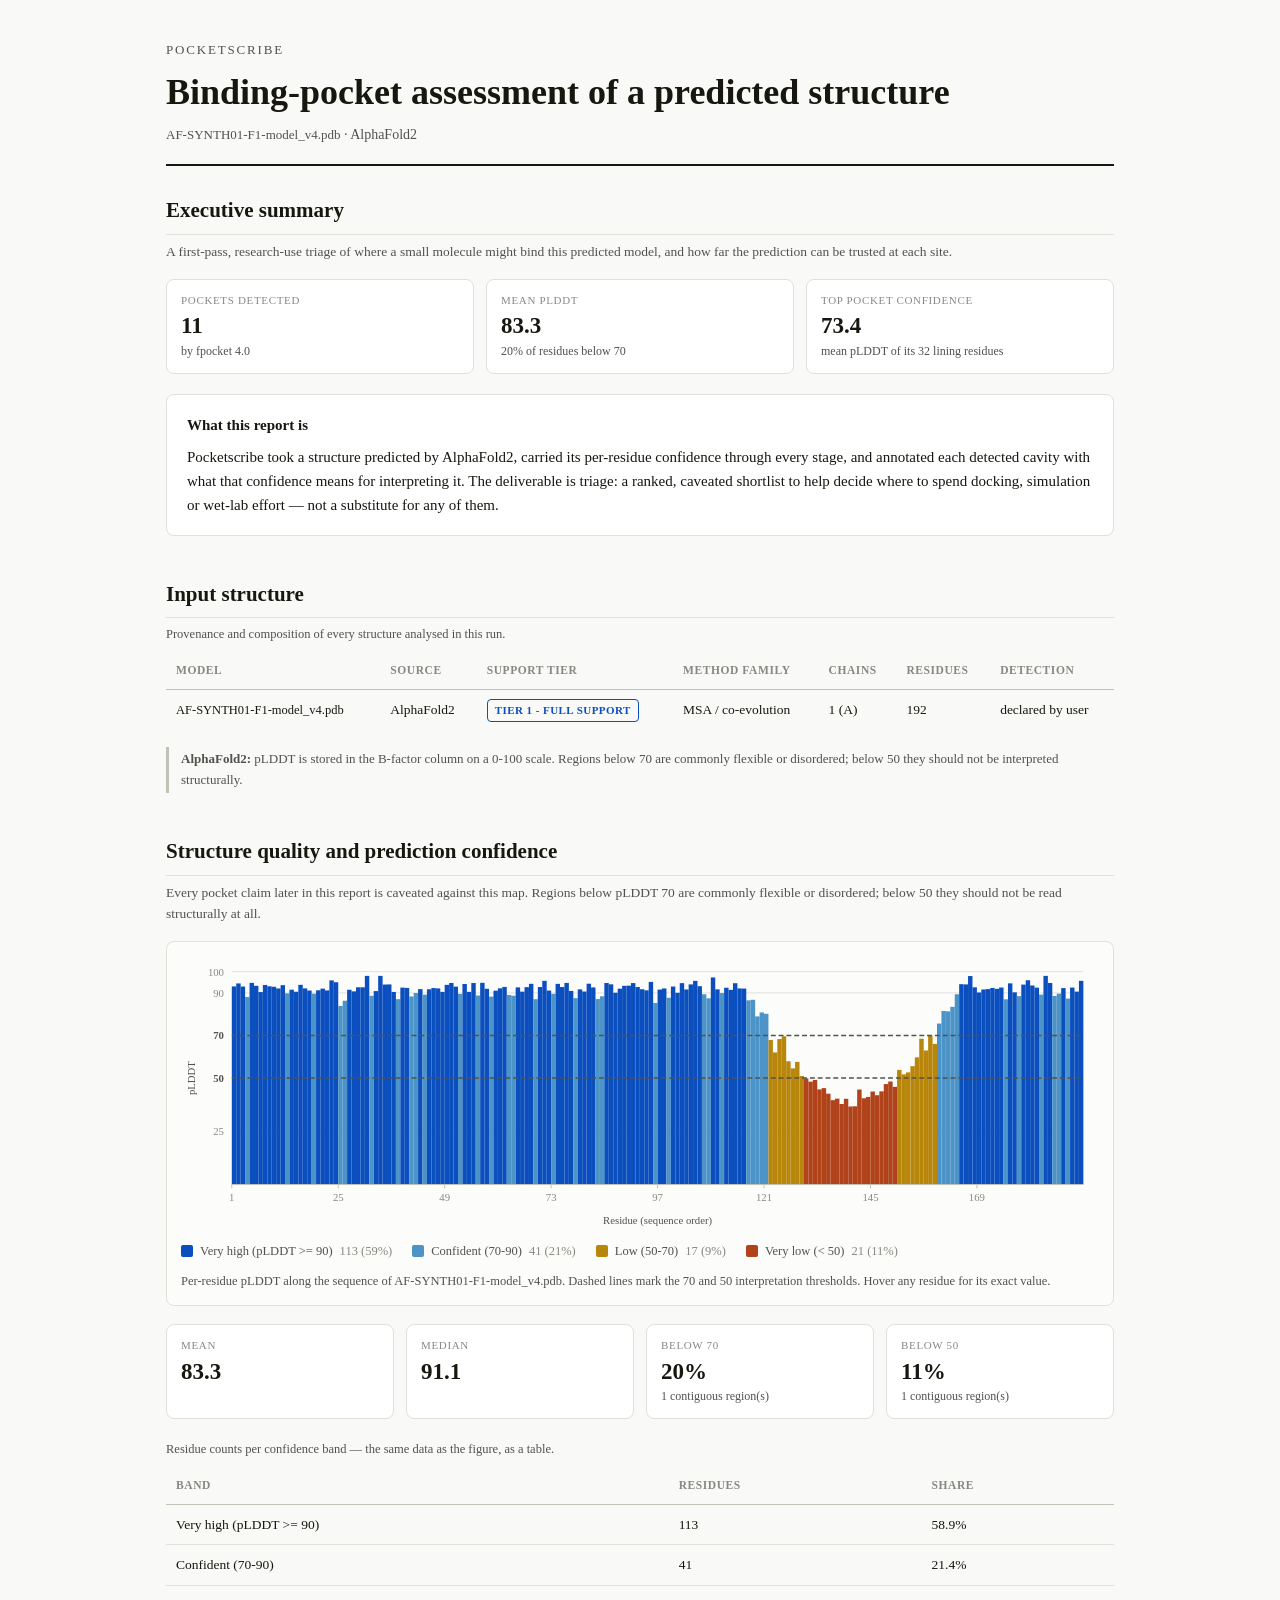
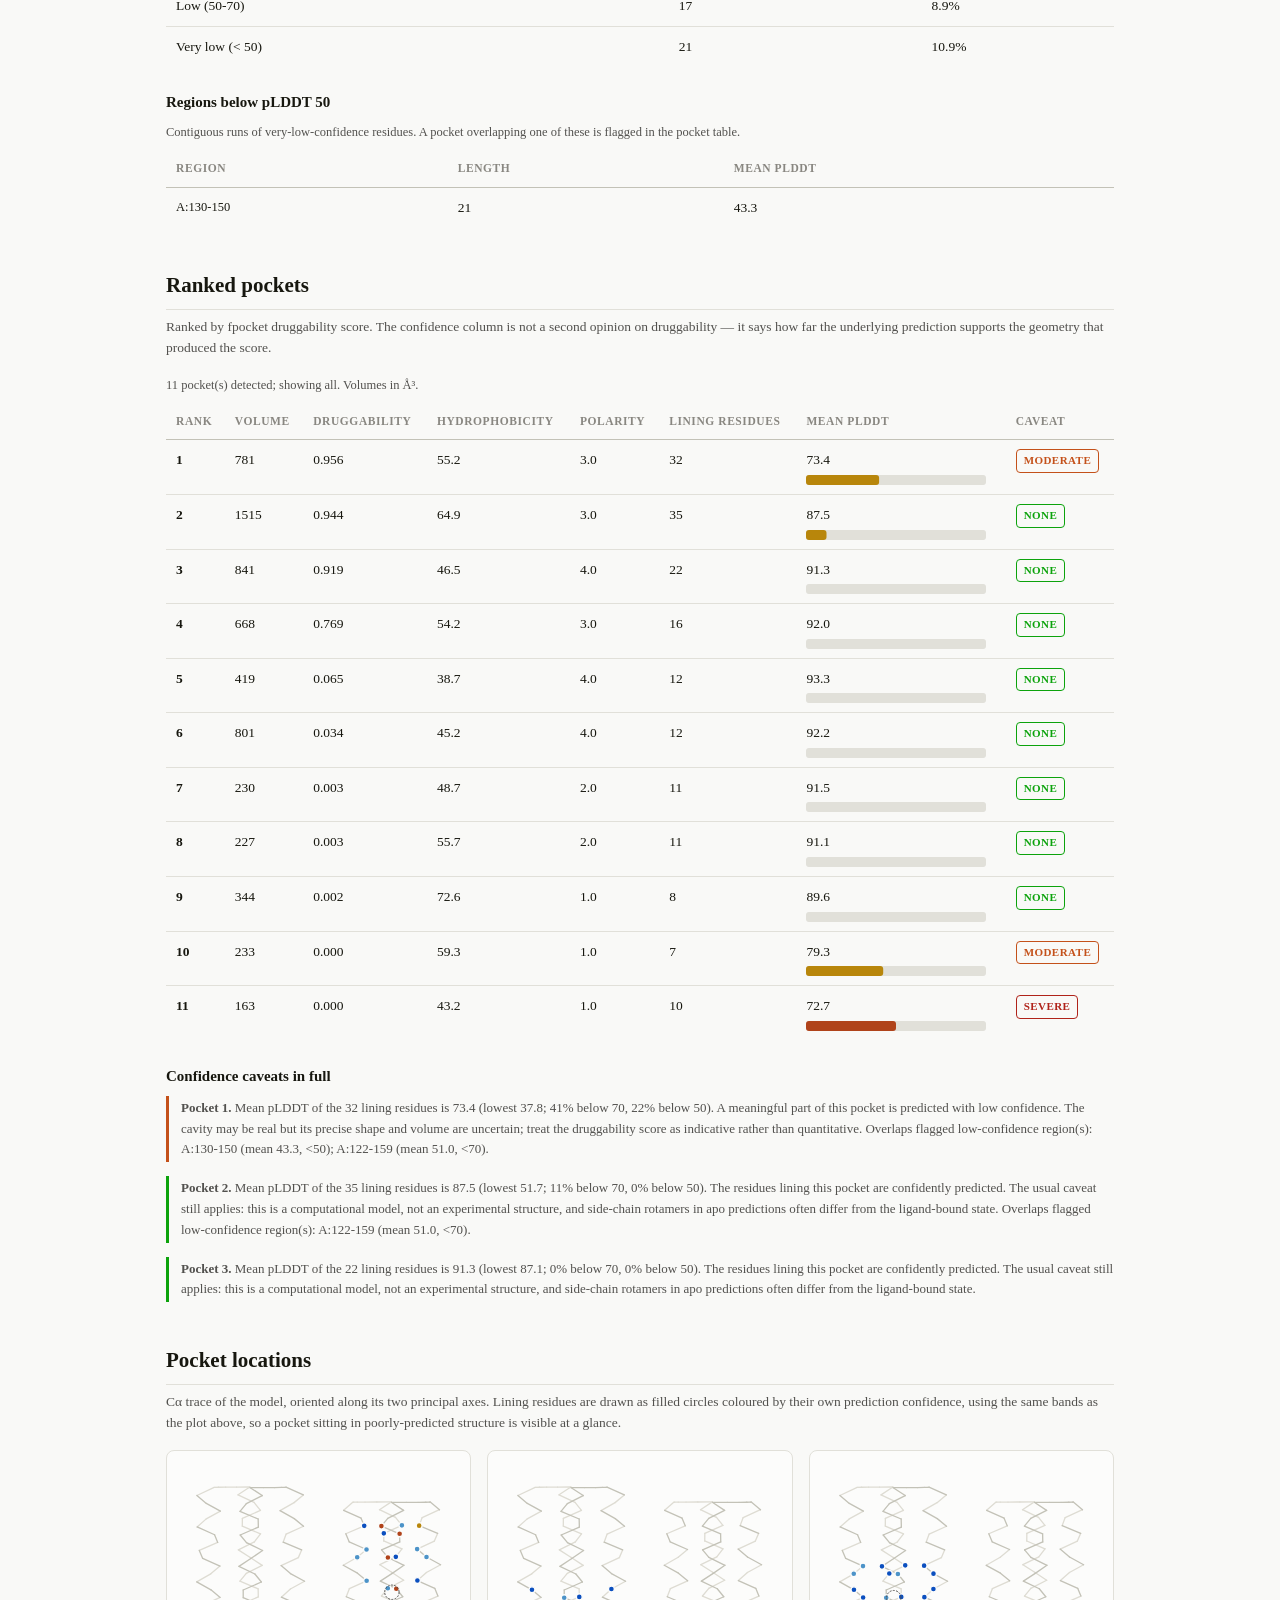
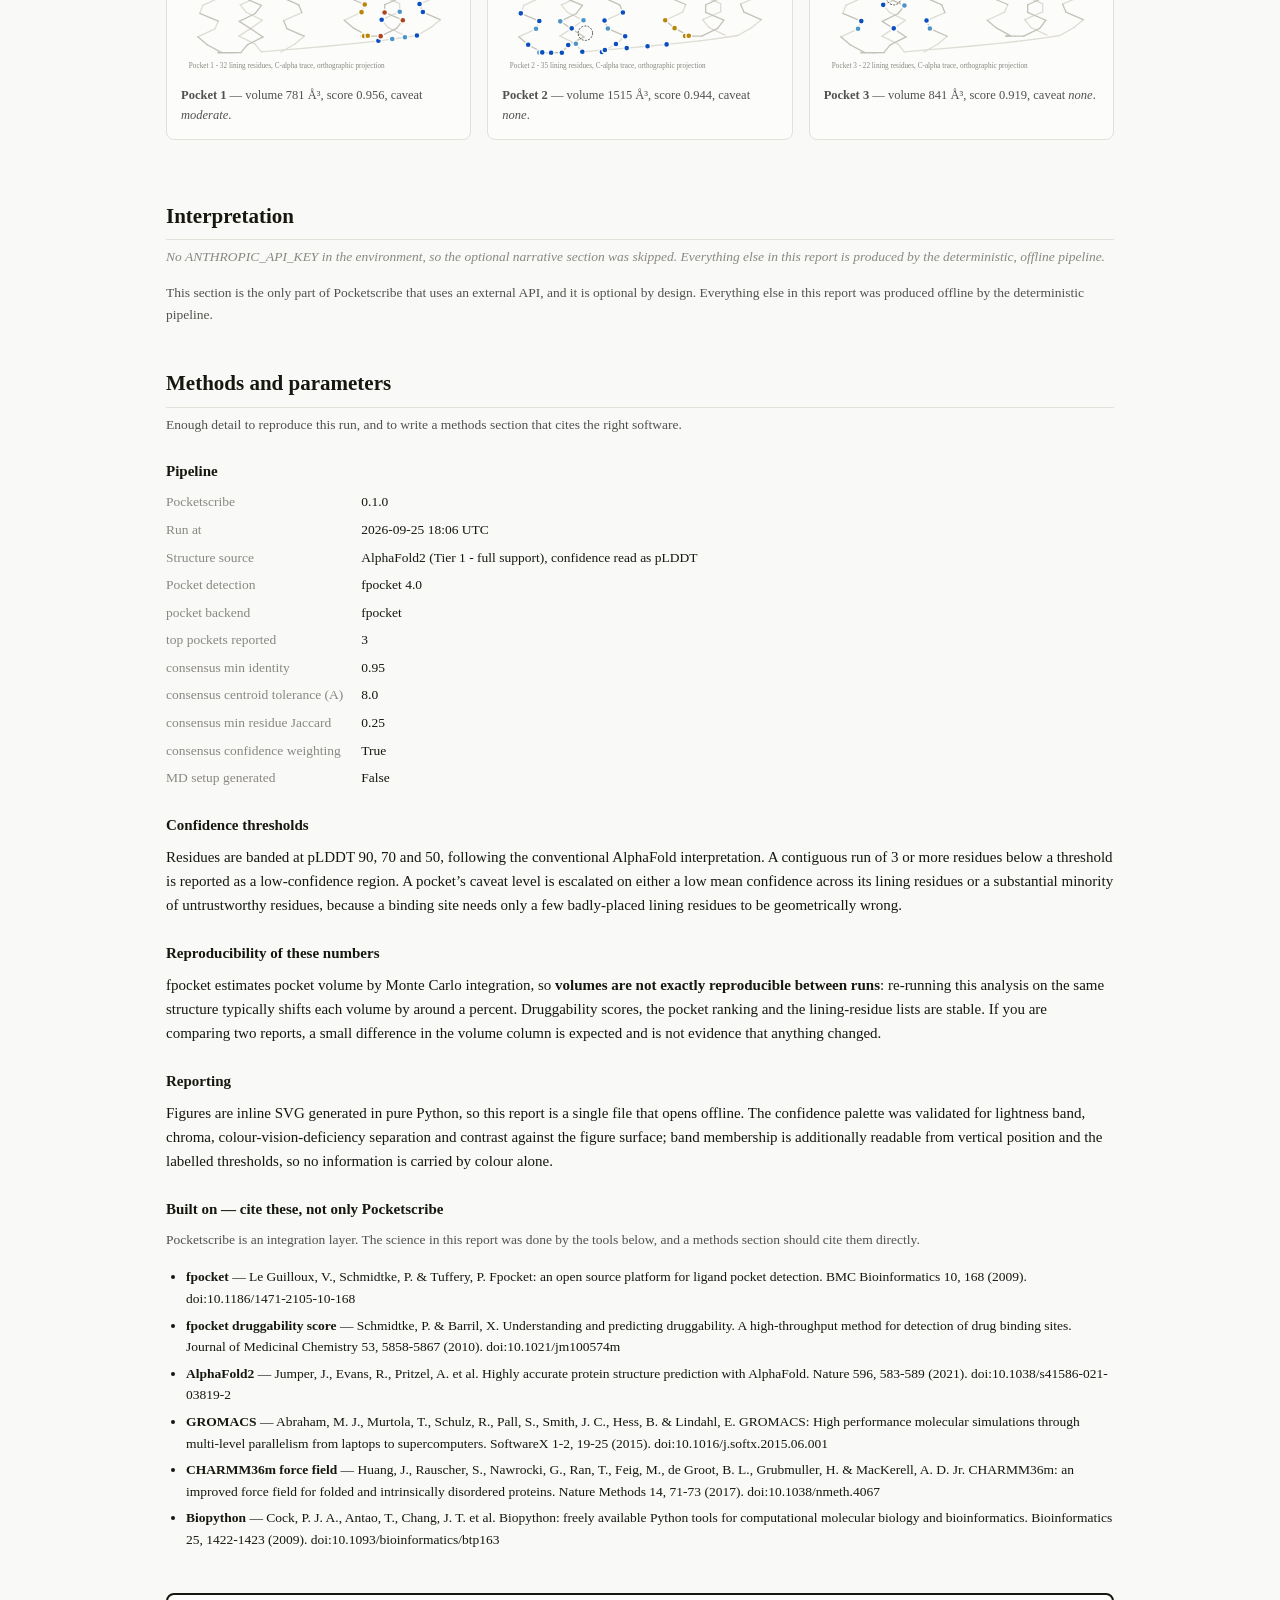
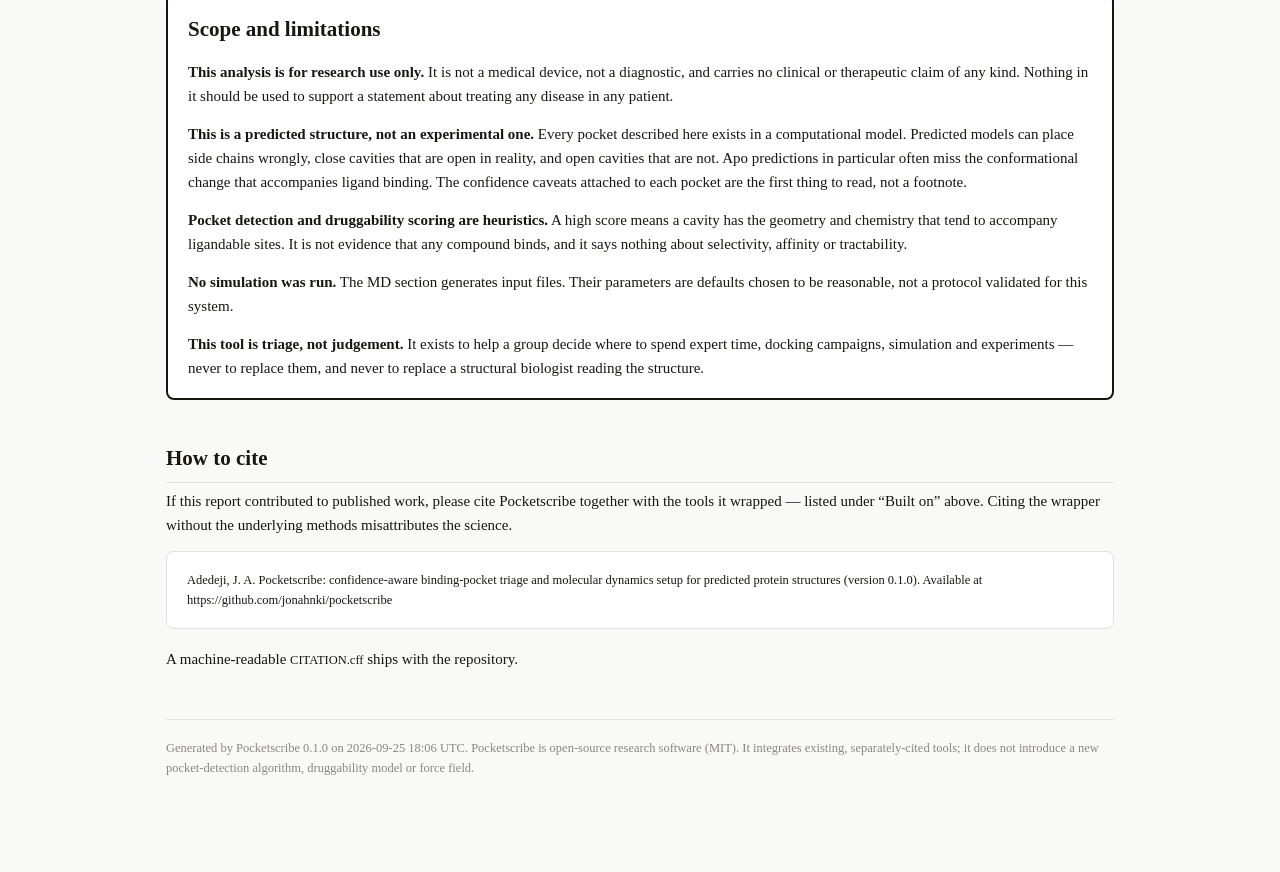
<file: site/demo/report.html>
<!DOCTYPE html>
<html lang="en">
<head>
<meta charset="utf-8">
<meta name="viewport" content="width=device-width, initial-scale=1">
<title>Pocketscribe - AF-SYNTH01-F1-model_v4.pdb</title>
<meta name="generator" content="Pocketscribe 0.1.0">
<meta name="description" content="Confidence-aware binding-pocket triage report for a predicted protein structure. Research use only.">
<style>
/* Pocketscribe report stylesheet.
 *
 * Inlined into the single-file HTML report. Two constraints shape it: the report must
 * be readable offline with no network access (so no web fonts, no CDN), and it must
 * print cleanly, because these reports get attached to grant applications and passed
 * around lab meetings on paper.
 *
 * Figures keep a light plane in both themes -- see the note in report/plots.py.
 */

:root {
  --page: #f9f9f7;
  --surface: #ffffff;
  --surface-sunken: #f4f3ef;
  --ink: #17170f;
  --ink-secondary: #52514e;
  --ink-muted: #898781;
  --rule: #e1e0d9;
  --rule-strong: #c3c2b7;
  --accent: #0b4fbf;

  --caveat-none: #0ca30c;
  --caveat-low: #b8860b;
  --caveat-moderate: #c4511a;
  --caveat-severe: #b0231a;

  --figure-plane: #fcfcfb;
  --mono: ui-monospace, &#34;SF Mono&#34;, &#34;SFMono-Regular&#34;, Menlo, Consolas, &#34;Liberation Mono&#34;, monospace;
  --sans: ui-sans-serif, system-ui, -apple-system, &#34;Segoe UI&#34;, Roboto, &#34;Helvetica Neue&#34;, Arial, sans-serif;
  --serif: ui-serif, Georgia, &#34;Iowan Old Style&#34;, &#34;Times New Roman&#34;, serif;
}

@media (prefers-color-scheme: dark) {
  :root:not([data-theme=&#34;light&#34;]) {
    --page: #0d0d0d;
    --surface: #1a1a19;
    --surface-sunken: #222220;
    --ink: #f4f3ef;
    --ink-secondary: #c3c2b7;
    --ink-muted: #898781;
    --rule: #2c2c2a;
    --rule-strong: #383835;
    --accent: #6ca4f0;

    --caveat-none: #3cc03c;
    --caveat-low: #d9a52a;
    --caveat-moderate: #e8834e;
    --caveat-severe: #e86b62;
  }
}

:root[data-theme=&#34;dark&#34;] {
  --page: #0d0d0d;
  --surface: #1a1a19;
  --surface-sunken: #222220;
  --ink: #f4f3ef;
  --ink-secondary: #c3c2b7;
  --ink-muted: #898781;
  --rule: #2c2c2a;
  --rule-strong: #383835;
  --accent: #6ca4f0;

  --caveat-none: #3cc03c;
  --caveat-low: #d9a52a;
  --caveat-moderate: #e8834e;
  --caveat-severe: #e86b62;
}

* { box-sizing: border-box; }

body {
  margin: 0;
  padding: 0;
  background: var(--page);
  color: var(--ink);
  font-family: var(--sans);
  font-size: 15px;
  line-height: 1.6;
  -webkit-text-size-adjust: 100%;
}

.wrap {
  max-width: 980px;
  margin: 0 auto;
  padding: 40px 16px 80px;
}

/* ---- Masthead ---- */

header.masthead {
  border-bottom: 2px solid var(--ink);
  padding-bottom: 18px;
  margin-bottom: 28px;
}

.wordmark {
  font-family: var(--serif);
  font-size: 13px;
  letter-spacing: 0.14em;
  text-transform: uppercase;
  color: var(--ink-secondary);
  margin: 0 0 10px;
}

h1 {
  font-family: var(--serif);
  font-size: clamp(26px, 4.5vw, 36px);
  line-height: 1.2;
  margin: 0 0 10px;
  font-weight: 600;
}

.subtitle {
  margin: 0;
  color: var(--ink-secondary);
  font-size: 14px;
}

.subtitle code { font-family: var(--mono); font-size: 13px; }

/* ---- Sections ---- */

section { margin: 0 0 42px; }

h2 {
  font-family: var(--serif);
  font-size: 21px;
  margin: 0 0 6px;
  padding-bottom: 6px;
  border-bottom: 1px solid var(--rule);
  font-weight: 600;
}

h3 {
  font-size: 15px;
  margin: 24px 0 8px;
  font-weight: 650;
}

.section-note {
  color: var(--ink-secondary);
  font-size: 13.5px;
  margin: 0 0 16px;
}

p { margin: 0 0 14px; }

/* ---- Cards and stat tiles ---- */

.card {
  background: var(--surface);
  border: 1px solid var(--rule);
  border-radius: 8px;
  padding: 18px 20px;
  margin: 0 0 18px;
}

.stat-row {
  display: grid;
  grid-template-columns: repeat(auto-fit, minmax(150px, 1fr));
  gap: 12px;
  margin: 0 0 20px;
}

.stat {
  background: var(--surface);
  border: 1px solid var(--rule);
  border-radius: 8px;
  padding: 12px 14px;
}

.stat-label {
  display: block;
  font-size: 11px;
  letter-spacing: 0.06em;
  text-transform: uppercase;
  color: var(--ink-muted);
  margin-bottom: 4px;
}

.stat-value {
  display: block;
  font-size: 23px;
  font-weight: 650;
  line-height: 1.15;
  font-variant-numeric: tabular-nums;
}

.stat-sub {
  display: block;
  font-size: 12px;
  color: var(--ink-secondary);
  margin-top: 2px;
}

/* ---- Tables ---- */

.table-scroll { overflow-x: auto; margin: 0 0 16px; }

table {
  width: 100%;
  border-collapse: collapse;
  font-size: 13.5px;
}

caption {
  caption-side: top;
  text-align: left;
  font-size: 12.5px;
  color: var(--ink-secondary);
  padding-bottom: 8px;
}

th, td {
  text-align: left;
  padding: 9px 10px;
  border-bottom: 1px solid var(--rule);
  vertical-align: top;
}

th {
  font-size: 11.5px;
  letter-spacing: 0.05em;
  text-transform: uppercase;
  color: var(--ink-muted);
  font-weight: 600;
  border-bottom: 1px solid var(--rule-strong);
  white-space: nowrap;
}

td.num { font-variant-numeric: tabular-nums; white-space: nowrap; }

tbody tr:last-child td { border-bottom: none; }

/* ---- Figures ---- */

figure {
  margin: 0 0 18px;
  background: var(--figure-plane);
  border: 1px solid var(--rule);
  border-radius: 8px;
  padding: 14px;
}

figcaption {
  font-size: 12.5px;
  color: var(--ink-secondary);
  margin-top: 10px;
}

.viz { display: block; max-width: 100%; height: auto; }

.legend {
  list-style: none;
  margin: 12px 0 0;
  padding: 0;
  display: flex;
  flex-wrap: wrap;
  gap: 8px 20px;
}

.legend-item { display: flex; align-items: center; gap: 7px; font-size: 12.5px; }

.swatch {
  width: 12px;
  height: 12px;
  border-radius: 2px;
  flex: 0 0 auto;
  display: inline-block;
}

.legend-label { color: #52514e; }
.legend-value { color: #898781; font-variant-numeric: tabular-nums; }

.pocket-gallery {
  display: grid;
  grid-template-columns: repeat(auto-fit, minmax(260px, 1fr));
  gap: 16px;
}

.meter { display: block; margin-top: 4px; }

/* ---- Caveats ---- */

.caveat {
  border-left: 3px solid var(--rule-strong);
  padding: 2px 0 2px 12px;
  font-size: 13px;
  color: var(--ink-secondary);
}

.caveat-none { border-left-color: var(--caveat-none); }
.caveat-low { border-left-color: var(--caveat-low); }
.caveat-moderate { border-left-color: var(--caveat-moderate); }
.caveat-severe { border-left-color: var(--caveat-severe); }

.badge {
  display: inline-block;
  font-size: 11px;
  font-weight: 650;
  letter-spacing: 0.04em;
  text-transform: uppercase;
  padding: 2px 7px;
  border-radius: 4px;
  border: 1px solid currentColor;
  white-space: nowrap;
}

.badge-none { color: var(--caveat-none); }
.badge-low { color: var(--caveat-low); }
.badge-moderate { color: var(--caveat-moderate); }
.badge-severe { color: var(--caveat-severe); }
.badge-tier1 { color: var(--accent); }
.badge-tier2 { color: var(--ink-secondary); }
.badge-cross { color: var(--accent); }
.badge-same { color: var(--caveat-low); }
.badge-single { color: var(--ink-muted); }

/* ---- Callouts ---- */

.callout {
  border: 1px solid var(--rule-strong);
  border-left: 4px solid var(--ink-secondary);
  border-radius: 6px;
  background: var(--surface-sunken);
  padding: 14px 16px;
  margin: 0 0 18px;
  font-size: 13.5px;
}

.callout strong { font-weight: 650; }
.callout-warn { border-left-color: var(--caveat-moderate); }
.callout p:last-child { margin-bottom: 0; }

/* ---- Narrative ---- */

.narrative p {
  font-family: var(--serif);
  font-size: 16px;
  line-height: 1.65;
}

.narrative-attribution {
  font-size: 12px;
  color: var(--ink-muted);
  border-top: 1px solid var(--rule);
  padding-top: 10px;
  margin-top: 4px;
}

/* ---- Appendix, lists ---- */

dl.params { margin: 0; display: grid; grid-template-columns: max-content 1fr; gap: 6px 18px; font-size: 13.5px; }
dl.params dt { color: var(--ink-muted); }
dl.params dd { margin: 0; }

ul.plain { margin: 0 0 14px; padding-left: 20px; font-size: 13.5px; }
ul.plain li { margin-bottom: 5px; }

code, .mono { font-family: var(--mono); font-size: 12.5px; }

.file-list { list-style: none; padding: 0; margin: 0; }
.file-list li { padding: 7px 0; border-bottom: 1px solid var(--rule); font-size: 13.5px; }
.file-list li:last-child { border-bottom: none; }
.file-list .fname { font-family: var(--mono); font-size: 12.5px; }
.file-list .fdesc { color: var(--ink-secondary); display: block; }

.empty { color: var(--ink-muted); font-style: italic; font-size: 13.5px; }

/* ---- Disclaimer + footer ---- */

.disclaimer {
  border: 2px solid var(--ink);
  border-radius: 8px;
  padding: 18px 20px;
  background: var(--surface);
}

.disclaimer h2 { border-bottom: none; margin-bottom: 8px; }

footer {
  margin-top: 48px;
  padding-top: 18px;
  border-top: 1px solid var(--rule);
  font-size: 12.5px;
  color: var(--ink-muted);
}

a { color: var(--accent); }

/* ---- Print ---- */

@media print {
  :root {
    --page: #ffffff;
    --surface: #ffffff;
    --ink: #000000;
    --ink-secondary: #333333;
  }
  body { font-size: 11pt; }
  .wrap { max-width: none; padding: 0; }
  section { page-break-inside: avoid; margin-bottom: 26px; }
  figure, table, .card, .callout { page-break-inside: avoid; }
  a { text-decoration: none; color: inherit; }
}

</style>
</head>
<body>
<div class="wrap">

<header class="masthead">
  <p class="wordmark">Pocketscribe</p>
  <h1>Binding-pocket assessment of a predicted structure</h1>
  <p class="subtitle">  <code>AF-SYNTH01-F1-model_v4.pdb</code> &middot; AlphaFold2</p>
</header>


<section id="summary">
  <h2>Executive summary</h2>
  <p class="section-note">
    A first-pass, research-use triage of where a small molecule might bind this
    predicted model, and how far the prediction can be trusted at each site.
  </p>

  <div class="stat-row">
    <div class="stat">
      <span class="stat-label">Pockets detected</span>
      <span class="stat-value">11</span>
      <span class="stat-sub">by fpocket 4.0</span>
    </div>
    <div class="stat">
      <span class="stat-label">Mean pLDDT</span>
      <span class="stat-value">83.3</span>
      <span class="stat-sub">20% of residues below 70</span>
    </div>
    <div class="stat">
      <span class="stat-label">Top pocket confidence</span>
      <span class="stat-value">73.4</span>
      <span class="stat-sub">mean pLDDT of its 32 lining residues</span>
    </div>
  </div>


  <div class="card">
    <h3 style="margin-top:0">What this report is</h3>
    <p style="margin-bottom:0">
      Pocketscribe took a structure predicted by AlphaFold2,
      carried its per-residue confidence through every stage, and annotated each
      detected cavity with what that confidence means for interpreting it. The
      deliverable is triage: a ranked, caveated shortlist to help decide where to spend
      docking, simulation or wet-lab effort &mdash; not a substitute for any of them.
    </p>
  </div>

</section>

<section id="input">
  <h2>Input structure</h2>
  <div class="table-scroll">
    <table>
      <caption>Provenance and composition of every structure analysed in this run.</caption>
      <thead>
        <tr>
          <th>Model</th><th>Source</th><th>Support tier</th><th>Method family</th>
          <th>Chains</th><th>Residues</th><th>Detection</th>
        </tr>
      </thead>
      <tbody>
        <tr>
          <td><span class="mono">AF-SYNTH01-F1-model_v4.pdb</span></td>
          <td>AlphaFold2</td>
          <td>
            <span class="badge badge-tier1">
              Tier 1 - full support
            </span>
          </td>
          <td>MSA / co-evolution</td>
          <td class="num">1 (A)</td>
          <td class="num">192</td>
          <td>
declared by user          </td>
        </tr>
      </tbody>
    </table>
  </div>

    <p class="caveat"><strong>AlphaFold2:</strong> pLDDT is stored in the B-factor column on a 0-100 scale. Regions below 70 are commonly flexible or disordered; below 50 they should not be interpreted structurally.</p>

</section>

<section id="confidence">
  <h2>Structure quality and prediction confidence</h2>
  <p class="section-note">
    Every pocket claim later in this report is caveated against this map. Regions below
    pLDDT 70 are commonly flexible or disordered; below 50 they should not be read
    structurally at all.
  </p>

  <figure>
    <svg class="viz" role="img" viewBox="0 0 940 280" width="100%" preserveAspectRatio="xMidYMid meet" aria-label="Per-residue prediction confidence: pLDDT for 192 residues along the sequence."><rect x="0" y="0" width="940" height="280" fill="#fcfcfb"/><line x1="52" y1="179.5" x2="924" y2="179.5" stroke="#e1e0d9" stroke-width="1"/><text x="44" y="183.5" text-anchor="end" font-size="11" fill="#898781">25</text><line x1="52" y1="37.8" x2="924" y2="37.8" stroke="#e1e0d9" stroke-width="1"/><text x="44" y="41.8" text-anchor="end" font-size="11" fill="#898781">90</text><line x1="52" y1="16.0" x2="924" y2="16.0" stroke="#e1e0d9" stroke-width="1"/><text x="44" y="20.0" text-anchor="end" font-size="11" fill="#898781">100</text><rect x="52.00" y="31.17" width="4.54" height="202.83" fill="#0B4FBF"><title>A:ALA1 - pLDDT 93.0 (Very high)</title></rect><rect x="56.54" y="28.08" width="4.54" height="205.92" fill="#0B4FBF"><title>A:LEU2 - pLDDT 94.5 (Very high)</title></rect><rect x="61.08" y="31.28" width="4.54" height="202.72" fill="#0B4FBF"><title>A:VAL3 - pLDDT 93.0 (Very high)</title></rect><rect x="65.62" y="41.96" width="4.54" height="192.04" fill="#4C93C8"><title>A:ILE4 - pLDDT 88.1 (Confident)</title></rect><rect x="70.17" y="27.51" width="4.54" height="206.49" fill="#0B4FBF"><title>A:PHE5 - pLDDT 94.7 (Very high)</title></rect><rect x="74.71" y="30.52" width="4.54" height="203.48" fill="#0B4FBF"><title>A:LEU6 - pLDDT 93.3 (Very high)</title></rect><rect x="79.25" y="36.95" width="4.54" height="197.05" fill="#0B4FBF"><title>A:GLY7 - pLDDT 90.4 (Very high)</title></rect><rect x="83.79" y="29.65" width="4.54" height="204.35" fill="#0B4FBF"><title>A:ALA8 - pLDDT 93.7 (Very high)</title></rect><rect x="88.33" y="31.06" width="4.54" height="202.94" fill="#0B4FBF"><title>A:VAL9 - pLDDT 93.1 (Very high)</title></rect><rect x="92.88" y="31.52" width="4.54" height="202.48" fill="#0B4FBF"><title>A:LEU10 - pLDDT 92.9 (Very high)</title></rect><rect x="97.42" y="33.24" width="4.54" height="200.76" fill="#0B4FBF"><title>A:THR11 - pLDDT 92.1 (Very high)</title></rect><rect x="101.96" y="29.86" width="4.54" height="204.14" fill="#0B4FBF"><title>A:ALA12 - pLDDT 93.6 (Very high)</title></rect><rect x="106.50" y="38.26" width="4.54" height="195.74" fill="#4C93C8"><title>A:ILE13 - pLDDT 89.8 (Confident)</title></rect><rect x="111.04" y="34.51" width="4.54" height="199.49" fill="#0B4FBF"><title>A:PHE14 - pLDDT 91.5 (Very high)</title></rect><rect x="115.58" y="36.60" width="4.54" height="197.40" fill="#0B4FBF"><title>A:VAL15 - pLDDT 90.5 (Very high)</title></rect><rect x="120.12" y="29.52" width="4.54" height="204.48" fill="#0B4FBF"><title>A:GLY16 - pLDDT 93.8 (Very high)</title></rect><rect x="124.67" y="33.18" width="4.54" height="200.82" fill="#0B4FBF"><title>A:LEU17 - pLDDT 92.1 (Very high)</title></rect><rect x="129.21" y="35.36" width="4.54" height="198.64" fill="#0B4FBF"><title>A:ALA18 - pLDDT 91.1 (Very high)</title></rect><rect x="133.75" y="38.56" width="4.54" height="195.44" fill="#4C93C8"><title>A:SER19 - pLDDT 89.7 (Confident)</title></rect><rect x="138.29" y="35.12" width="4.54" height="198.88" fill="#0B4FBF"><title>A:VAL20 - pLDDT 91.2 (Very high)</title></rect><rect x="142.83" y="33.40" width="4.54" height="200.60" fill="#0B4FBF"><title>A:LEU21 - pLDDT 92.0 (Very high)</title></rect><rect x="147.38" y="35.25" width="4.54" height="198.75" fill="#0B4FBF"><title>A:ALA22 - pLDDT 91.2 (Very high)</title></rect><rect x="151.92" y="24.98" width="4.54" height="209.02" fill="#0B4FBF"><title>A:MET23 - pLDDT 95.9 (Very high)</title></rect><rect x="156.46" y="26.86" width="4.54" height="207.14" fill="#0B4FBF"><title>A:PHE24 - pLDDT 95.0 (Very high)</title></rect><rect x="161.00" y="51.16" width="4.54" height="182.84" fill="#4C93C8"><title>A:GLY25 - pLDDT 83.9 (Confident)</title></rect><rect x="165.54" y="45.80" width="4.54" height="188.20" fill="#4C93C8"><title>A:THR26 - pLDDT 86.3 (Confident)</title></rect><rect x="170.08" y="34.57" width="4.54" height="199.43" fill="#0B4FBF"><title>A:VAL27 - pLDDT 91.5 (Very high)</title></rect><rect x="174.62" y="36.21" width="4.54" height="197.79" fill="#0B4FBF"><title>A:LEU28 - pLDDT 90.7 (Very high)</title></rect><rect x="179.17" y="32.04" width="4.54" height="201.96" fill="#0B4FBF"><title>A:ILE29 - pLDDT 92.6 (Very high)</title></rect><rect x="183.71" y="32.02" width="4.54" height="201.98" fill="#0B4FBF"><title>A:ALA30 - pLDDT 92.7 (Very high)</title></rect><rect x="188.25" y="20.36" width="4.54" height="213.64" fill="#0B4FBF"><title>A:VAL31 - pLDDT 98.0 (Very high)</title></rect><rect x="192.79" y="40.72" width="4.54" height="193.28" fill="#4C93C8"><title>A:PHE32 - pLDDT 88.7 (Confident)</title></rect><rect x="197.33" y="35.90" width="4.54" height="198.10" fill="#0B4FBF"><title>A:GLY33 - pLDDT 90.9 (Very high)</title></rect><rect x="201.88" y="20.36" width="4.54" height="213.64" fill="#0B4FBF"><title>A:SER34 - pLDDT 98.0 (Very high)</title></rect><rect x="206.42" y="29.21" width="4.54" height="204.79" fill="#0B4FBF"><title>A:LEU35 - pLDDT 93.9 (Very high)</title></rect><rect x="210.96" y="29.10" width="4.54" height="204.90" fill="#0B4FBF"><title>A:VAL36 - pLDDT 94.0 (Very high)</title></rect><rect x="215.50" y="36.80" width="4.54" height="197.20" fill="#0B4FBF"><title>A:THR37 - pLDDT 90.5 (Very high)</title></rect><rect x="220.04" y="44.21" width="4.54" height="189.79" fill="#4C93C8"><title>A:ALA38 - pLDDT 87.1 (Confident)</title></rect><rect x="224.58" y="32.35" width="4.54" height="201.65" fill="#0B4FBF"><title>A:MET39 - pLDDT 92.5 (Very high)</title></rect><rect x="229.12" y="32.72" width="4.54" height="201.28" fill="#0B4FBF"><title>A:LEU40 - pLDDT 92.3 (Very high)</title></rect><rect x="233.67" y="41.46" width="4.54" height="192.54" fill="#4C93C8"><title>A:ILE41 - pLDDT 88.3 (Confident)</title></rect><rect x="238.21" y="37.91" width="4.54" height="196.09" fill="#4C93C8"><title>A:VAL42 - pLDDT 90.0 (Confident)</title></rect><rect x="242.75" y="33.92" width="4.54" height="200.08" fill="#0B4FBF"><title>A:PHE43 - pLDDT 91.8 (Very high)</title></rect><rect x="247.29" y="39.61" width="4.54" height="194.39" fill="#4C93C8"><title>A:GLY44 - pLDDT 89.2 (Confident)</title></rect><rect x="251.83" y="34.07" width="4.54" height="199.93" fill="#0B4FBF"><title>A:ALA45 - pLDDT 91.7 (Very high)</title></rect><rect x="256.38" y="32.81" width="4.54" height="201.19" fill="#0B4FBF"><title>A:ALA46 - pLDDT 92.3 (Very high)</title></rect><rect x="260.92" y="33.20" width="4.54" height="200.80" fill="#0B4FBF"><title>A:LEU47 - pLDDT 92.1 (Very high)</title></rect><rect x="265.46" y="36.75" width="4.54" height="197.25" fill="#0B4FBF"><title>A:VAL48 - pLDDT 90.5 (Very high)</title></rect><rect x="270.00" y="29.56" width="4.54" height="204.44" fill="#0B4FBF"><title>A:ILE49 - pLDDT 93.8 (Very high)</title></rect><rect x="274.54" y="27.62" width="4.54" height="206.38" fill="#0B4FBF"><title>A:PHE50 - pLDDT 94.7 (Very high)</title></rect><rect x="279.08" y="31.35" width="4.54" height="202.65" fill="#0B4FBF"><title>A:LEU51 - pLDDT 93.0 (Very high)</title></rect><rect x="283.62" y="38.78" width="4.54" height="195.22" fill="#4C93C8"><title>A:GLY52 - pLDDT 89.5 (Confident)</title></rect><rect x="288.17" y="28.67" width="4.54" height="205.33" fill="#0B4FBF"><title>A:ALA53 - pLDDT 94.2 (Very high)</title></rect><rect x="292.71" y="36.71" width="4.54" height="197.29" fill="#0B4FBF"><title>A:VAL54 - pLDDT 90.5 (Very high)</title></rect><rect x="297.25" y="27.68" width="4.54" height="206.32" fill="#0B4FBF"><title>A:LEU55 - pLDDT 94.6 (Very high)</title></rect><rect x="301.79" y="40.46" width="4.54" height="193.54" fill="#4C93C8"><title>A:THR56 - pLDDT 88.8 (Confident)</title></rect><rect x="306.33" y="27.47" width="4.54" height="206.53" fill="#0B4FBF"><title>A:ALA57 - pLDDT 94.7 (Very high)</title></rect><rect x="310.88" y="33.57" width="4.54" height="200.43" fill="#0B4FBF"><title>A:ILE58 - pLDDT 91.9 (Very high)</title></rect><rect x="315.42" y="41.62" width="4.54" height="192.38" fill="#4C93C8"><title>A:PHE59 - pLDDT 88.2 (Confident)</title></rect><rect x="319.96" y="35.49" width="4.54" height="198.51" fill="#0B4FBF"><title>A:VAL60 - pLDDT 91.1 (Very high)</title></rect><rect x="324.50" y="33.09" width="4.54" height="200.91" fill="#0B4FBF"><title>A:GLY61 - pLDDT 92.2 (Very high)</title></rect><rect x="329.04" y="31.65" width="4.54" height="202.35" fill="#0B4FBF"><title>A:LEU62 - pLDDT 92.8 (Very high)</title></rect><rect x="333.58" y="39.87" width="4.54" height="194.13" fill="#4C93C8"><title>A:ALA63 - pLDDT 89.0 (Confident)</title></rect><rect x="338.12" y="40.68" width="4.54" height="193.32" fill="#4C93C8"><title>A:SER64 - pLDDT 88.7 (Confident)</title></rect><rect x="342.67" y="32.13" width="4.54" height="201.87" fill="#0B4FBF"><title>A:VAL65 - pLDDT 92.6 (Very high)</title></rect><rect x="347.21" y="36.49" width="4.54" height="197.51" fill="#0B4FBF"><title>A:LEU66 - pLDDT 90.6 (Very high)</title></rect><rect x="351.75" y="31.89" width="4.54" height="202.11" fill="#0B4FBF"><title>A:ALA67 - pLDDT 92.7 (Very high)</title></rect><rect x="356.29" y="28.47" width="4.54" height="205.53" fill="#0B4FBF"><title>A:MET68 - pLDDT 94.3 (Very high)</title></rect><rect x="360.83" y="44.23" width="4.54" height="189.77" fill="#4C93C8"><title>A:PHE69 - pLDDT 87.0 (Confident)</title></rect><rect x="365.38" y="31.78" width="4.54" height="202.22" fill="#0B4FBF"><title>A:GLY70 - pLDDT 92.8 (Very high)</title></rect><rect x="369.92" y="25.44" width="4.54" height="208.56" fill="#0B4FBF"><title>A:THR71 - pLDDT 95.7 (Very high)</title></rect><rect x="374.46" y="35.38" width="4.54" height="198.62" fill="#0B4FBF"><title>A:VAL72 - pLDDT 91.1 (Very high)</title></rect><rect x="379.00" y="38.74" width="4.54" height="195.26" fill="#4C93C8"><title>A:LEU73 - pLDDT 89.6 (Confident)</title></rect><rect x="383.54" y="28.51" width="4.54" height="205.49" fill="#0B4FBF"><title>A:ILE74 - pLDDT 94.3 (Very high)</title></rect><rect x="388.08" y="31.78" width="4.54" height="202.22" fill="#0B4FBF"><title>A:ALA75 - pLDDT 92.8 (Very high)</title></rect><rect x="392.62" y="27.58" width="4.54" height="206.42" fill="#0B4FBF"><title>A:VAL76 - pLDDT 94.7 (Very high)</title></rect><rect x="397.17" y="35.71" width="4.54" height="198.29" fill="#0B4FBF"><title>A:PHE77 - pLDDT 91.0 (Very high)</title></rect><rect x="401.71" y="43.14" width="4.54" height="190.86" fill="#4C93C8"><title>A:GLY78 - pLDDT 87.5 (Confident)</title></rect><rect x="406.25" y="34.16" width="4.54" height="199.84" fill="#0B4FBF"><title>A:SER79 - pLDDT 91.7 (Very high)</title></rect><rect x="410.79" y="36.36" width="4.54" height="197.64" fill="#0B4FBF"><title>A:LEU80 - pLDDT 90.7 (Very high)</title></rect><rect x="415.33" y="28.36" width="4.54" height="205.64" fill="#0B4FBF"><title>A:VAL81 - pLDDT 94.3 (Very high)</title></rect><rect x="419.88" y="32.18" width="4.54" height="201.82" fill="#0B4FBF"><title>A:THR82 - pLDDT 92.6 (Very high)</title></rect><rect x="424.42" y="44.10" width="4.54" height="189.90" fill="#4C93C8"><title>A:ALA83 - pLDDT 87.1 (Confident)</title></rect><rect x="428.96" y="41.27" width="4.54" height="192.73" fill="#4C93C8"><title>A:MET84 - pLDDT 88.4 (Confident)</title></rect><rect x="433.50" y="27.66" width="4.54" height="206.34" fill="#0B4FBF"><title>A:LEU85 - pLDDT 94.7 (Very high)</title></rect><rect x="438.04" y="28.99" width="4.54" height="205.01" fill="#0B4FBF"><title>A:ILE86 - pLDDT 94.0 (Very high)</title></rect><rect x="442.58" y="37.63" width="4.54" height="196.37" fill="#0B4FBF"><title>A:VAL87 - pLDDT 90.1 (Very high)</title></rect><rect x="447.12" y="33.44" width="4.54" height="200.56" fill="#0B4FBF"><title>A:PHE88 - pLDDT 92.0 (Very high)</title></rect><rect x="451.67" y="30.52" width="4.54" height="203.48" fill="#0B4FBF"><title>A:GLY89 - pLDDT 93.3 (Very high)</title></rect><rect x="456.21" y="30.37" width="4.54" height="203.63" fill="#0B4FBF"><title>A:ALA90 - pLDDT 93.4 (Very high)</title></rect><rect x="460.75" y="27.71" width="4.54" height="206.29" fill="#0B4FBF"><title>A:ALA91 - pLDDT 94.6 (Very high)</title></rect><rect x="465.29" y="31.76" width="4.54" height="202.24" fill="#0B4FBF"><title>A:LEU92 - pLDDT 92.8 (Very high)</title></rect><rect x="469.83" y="34.05" width="4.54" height="199.95" fill="#0B4FBF"><title>A:VAL93 - pLDDT 91.7 (Very high)</title></rect><rect x="474.38" y="35.14" width="4.54" height="198.86" fill="#0B4FBF"><title>A:ILE94 - pLDDT 91.2 (Very high)</title></rect><rect x="478.92" y="26.53" width="4.54" height="207.47" fill="#0B4FBF"><title>A:PHE95 - pLDDT 95.2 (Very high)</title></rect><rect x="483.46" y="48.15" width="4.54" height="185.84" fill="#4C93C8"><title>A:LEU96 - pLDDT 85.2 (Confident)</title></rect><rect x="488.00" y="34.36" width="4.54" height="199.64" fill="#0B4FBF"><title>A:GLY97 - pLDDT 91.6 (Very high)</title></rect><rect x="492.54" y="33.22" width="4.54" height="200.78" fill="#0B4FBF"><title>A:ALA98 - pLDDT 92.1 (Very high)</title></rect><rect x="497.08" y="42.77" width="4.54" height="191.23" fill="#4C93C8"><title>A:VAL99 - pLDDT 87.7 (Confident)</title></rect><rect x="501.63" y="31.26" width="4.54" height="202.74" fill="#0B4FBF"><title>A:LEU100 - pLDDT 93.0 (Very high)</title></rect><rect x="506.17" y="37.69" width="4.54" height="196.31" fill="#0B4FBF"><title>A:THR101 - pLDDT 90.0 (Very high)</title></rect><rect x="510.71" y="27.79" width="4.54" height="206.21" fill="#0B4FBF"><title>A:ALA102 - pLDDT 94.6 (Very high)</title></rect><rect x="515.25" y="34.27" width="4.54" height="199.73" fill="#0B4FBF"><title>A:ILE103 - pLDDT 91.6 (Very high)</title></rect><rect x="519.79" y="29.06" width="4.54" height="204.94" fill="#0B4FBF"><title>A:PHE104 - pLDDT 94.0 (Very high)</title></rect><rect x="524.33" y="25.46" width="4.54" height="208.54" fill="#0B4FBF"><title>A:VAL105 - pLDDT 95.7 (Very high)</title></rect><rect x="528.88" y="30.93" width="4.54" height="203.07" fill="#0B4FBF"><title>A:GLY106 - pLDDT 93.2 (Very high)</title></rect><rect x="533.42" y="39.17" width="4.54" height="194.83" fill="#4C93C8"><title>A:LEU107 - pLDDT 89.4 (Confident)</title></rect><rect x="537.96" y="43.34" width="4.54" height="190.66" fill="#4C93C8"><title>A:ALA108 - pLDDT 87.5 (Confident)</title></rect><rect x="542.50" y="21.97" width="4.54" height="212.03" fill="#0B4FBF"><title>A:SER109 - pLDDT 97.3 (Very high)</title></rect><rect x="547.04" y="34.16" width="4.54" height="199.84" fill="#0B4FBF"><title>A:VAL110 - pLDDT 91.7 (Very high)</title></rect><rect x="551.58" y="37.95" width="4.54" height="196.05" fill="#4C93C8"><title>A:LEU111 - pLDDT 89.9 (Confident)</title></rect><rect x="556.12" y="32.50" width="4.54" height="201.50" fill="#0B4FBF"><title>A:ALA112 - pLDDT 92.4 (Very high)</title></rect><rect x="560.67" y="34.68" width="4.54" height="199.32" fill="#0B4FBF"><title>A:MET113 - pLDDT 91.4 (Very high)</title></rect><rect x="565.21" y="27.86" width="4.54" height="206.14" fill="#0B4FBF"><title>A:PHE114 - pLDDT 94.6 (Very high)</title></rect><rect x="569.75" y="33.22" width="4.54" height="200.78" fill="#0B4FBF"><title>A:GLY115 - pLDDT 92.1 (Very high)</title></rect><rect x="574.29" y="33.35" width="4.54" height="200.65" fill="#0B4FBF"><title>A:THR116 - pLDDT 92.0 (Very high)</title></rect><rect x="578.83" y="45.39" width="4.54" height="188.61" fill="#4C93C8"><title>A:VAL117 - pLDDT 86.5 (Confident)</title></rect><rect x="583.38" y="44.86" width="4.54" height="189.14" fill="#4C93C8"><title>A:LEU118 - pLDDT 86.8 (Confident)</title></rect><rect x="587.92" y="61.87" width="4.54" height="172.13" fill="#4C93C8"><title>A:ILE119 - pLDDT 79.0 (Confident)</title></rect><rect x="592.46" y="57.83" width="4.54" height="176.17" fill="#4C93C8"><title>A:ALA120 - pLDDT 80.8 (Confident)</title></rect><rect x="597.00" y="59.19" width="4.54" height="174.81" fill="#4C93C8"><title>A:VAL121 - pLDDT 80.2 (Confident)</title></rect><rect x="601.54" y="85.96" width="4.54" height="148.04" fill="#B8860B"><title>A:PHE122 - pLDDT 67.9 (Low)</title></rect><rect x="606.08" y="98.75" width="4.54" height="135.25" fill="#B8860B"><title>A:GLY123 - pLDDT 62.0 (Low)</title></rect><rect x="610.62" y="85.04" width="4.54" height="148.96" fill="#B8860B"><title>A:SER124 - pLDDT 68.3 (Low)</title></rect><rect x="615.17" y="82.21" width="4.54" height="151.79" fill="#B8860B"><title>A:LEU125 - pLDDT 69.6 (Low)</title></rect><rect x="619.71" y="107.78" width="4.54" height="126.22" fill="#B8860B"><title>A:VAL126 - pLDDT 57.9 (Low)</title></rect><rect x="624.25" y="115.10" width="4.54" height="118.90" fill="#B8860B"><title>A:THR127 - pLDDT 54.5 (Low)</title></rect><rect x="628.79" y="108.45" width="4.54" height="125.55" fill="#B8860B"><title>A:ALA128 - pLDDT 57.6 (Low)</title></rect><rect x="633.33" y="122.86" width="4.54" height="111.14" fill="#B8860B"><title>A:MET129 - pLDDT 51.0 (Low)</title></rect><rect x="637.88" y="125.37" width="4.54" height="108.63" fill="#B0431A"><title>A:LEU130 - pLDDT 49.8 (Very low)</title></rect><rect x="642.42" y="128.68" width="4.54" height="105.32" fill="#B0431A"><title>A:ILE131 - pLDDT 48.3 (Very low)</title></rect><rect x="646.96" y="126.90" width="4.54" height="107.10" fill="#B0431A"><title>A:VAL132 - pLDDT 49.1 (Very low)</title></rect><rect x="651.50" y="136.60" width="4.54" height="97.40" fill="#B0431A"><title>A:PHE133 - pLDDT 44.7 (Very low)</title></rect><rect x="656.04" y="135.29" width="4.54" height="98.71" fill="#B0431A"><title>A:GLY134 - pLDDT 45.3 (Very low)</title></rect><rect x="660.58" y="140.98" width="4.54" height="93.02" fill="#B0431A"><title>A:ALA135 - pLDDT 42.7 (Very low)</title></rect><rect x="665.12" y="147.63" width="4.54" height="86.37" fill="#B0431A"><title>A:ALA136 - pLDDT 39.6 (Very low)</title></rect><rect x="669.67" y="146.06" width="4.54" height="87.94" fill="#B0431A"><title>A:LEU137 - pLDDT 40.3 (Very low)</title></rect><rect x="674.21" y="151.55" width="4.54" height="82.45" fill="#B0431A"><title>A:VAL138 - pLDDT 37.8 (Very low)</title></rect><rect x="678.75" y="146.23" width="4.54" height="87.77" fill="#B0431A"><title>A:ILE139 - pLDDT 40.3 (Very low)</title></rect><rect x="683.29" y="154.08" width="4.54" height="79.92" fill="#B0431A"><title>A:PHE140 - pLDDT 36.7 (Very low)</title></rect><rect x="687.83" y="153.89" width="4.54" height="80.11" fill="#B0431A"><title>A:LEU141 - pLDDT 36.8 (Very low)</title></rect><rect x="692.38" y="136.75" width="4.54" height="97.25" fill="#B0431A"><title>A:GLY142 - pLDDT 44.6 (Very low)</title></rect><rect x="696.92" y="145.69" width="4.54" height="88.31" fill="#B0431A"><title>A:ALA143 - pLDDT 40.5 (Very low)</title></rect><rect x="701.46" y="144.31" width="4.54" height="89.69" fill="#B0431A"><title>A:VAL144 - pLDDT 41.1 (Very low)</title></rect><rect x="706.00" y="138.78" width="4.54" height="95.22" fill="#B0431A"><title>A:LEU145 - pLDDT 43.7 (Very low)</title></rect><rect x="710.54" y="142.57" width="4.54" height="91.43" fill="#B0431A"><title>A:THR146 - pLDDT 41.9 (Very low)</title></rect><rect x="715.08" y="138.60" width="4.54" height="95.40" fill="#B0431A"><title>A:ALA147 - pLDDT 43.8 (Very low)</title></rect><rect x="719.62" y="131.17" width="4.54" height="102.83" fill="#B0431A"><title>A:ILE148 - pLDDT 47.2 (Very low)</title></rect><rect x="724.17" y="128.53" width="4.54" height="105.47" fill="#B0431A"><title>A:PHE149 - pLDDT 48.4 (Very low)</title></rect><rect x="728.71" y="134.00" width="4.54" height="100.00" fill="#B0431A"><title>A:VAL150 - pLDDT 45.9 (Very low)</title></rect><rect x="733.25" y="116.63" width="4.54" height="117.37" fill="#B8860B"><title>A:GLY151 - pLDDT 53.8 (Low)</title></rect><rect x="737.79" y="121.23" width="4.54" height="112.77" fill="#B8860B"><title>A:LEU152 - pLDDT 51.7 (Low)</title></rect><rect x="742.33" y="119.20" width="4.54" height="114.80" fill="#B8860B"><title>A:ALA153 - pLDDT 52.7 (Low)</title></rect><rect x="746.88" y="112.81" width="4.54" height="121.19" fill="#B8860B"><title>A:SER154 - pLDDT 55.6 (Low)</title></rect><rect x="751.42" y="103.79" width="4.54" height="130.21" fill="#B8860B"><title>A:VAL155 - pLDDT 59.7 (Low)</title></rect><rect x="755.96" y="84.65" width="4.54" height="149.35" fill="#B8860B"><title>A:LEU156 - pLDDT 68.5 (Low)</title></rect><rect x="760.50" y="96.75" width="4.54" height="137.25" fill="#B8860B"><title>A:ALA157 - pLDDT 63.0 (Low)</title></rect><rect x="765.04" y="81.57" width="4.54" height="152.43" fill="#B8860B"><title>A:MET158 - pLDDT 69.9 (Low)</title></rect><rect x="769.58" y="89.97" width="4.54" height="144.03" fill="#B8860B"><title>A:PHE159 - pLDDT 66.1 (Low)</title></rect><rect x="774.12" y="69.17" width="4.54" height="164.83" fill="#4C93C8"><title>A:GLY160 - pLDDT 75.6 (Confident)</title></rect><rect x="778.67" y="56.31" width="4.54" height="177.69" fill="#4C93C8"><title>A:THR161 - pLDDT 81.5 (Confident)</title></rect><rect x="783.21" y="56.66" width="4.54" height="177.34" fill="#4C93C8"><title>A:VAL162 - pLDDT 81.3 (Confident)</title></rect><rect x="787.75" y="52.06" width="4.54" height="181.94" fill="#4C93C8"><title>A:LEU163 - pLDDT 83.5 (Confident)</title></rect><rect x="792.29" y="39.20" width="4.54" height="194.80" fill="#4C93C8"><title>A:ILE164 - pLDDT 89.4 (Confident)</title></rect><rect x="796.83" y="28.86" width="4.54" height="205.14" fill="#0B4FBF"><title>A:ALA165 - pLDDT 94.1 (Very high)</title></rect><rect x="801.38" y="29.10" width="4.54" height="204.90" fill="#0B4FBF"><title>A:VAL166 - pLDDT 94.0 (Very high)</title></rect><rect x="805.92" y="20.53" width="4.54" height="213.47" fill="#0B4FBF"><title>A:PHE167 - pLDDT 97.9 (Very high)</title></rect><rect x="810.46" y="32.07" width="4.54" height="201.93" fill="#0B4FBF"><title>A:GLY168 - pLDDT 92.6 (Very high)</title></rect><rect x="815.00" y="37.32" width="4.54" height="196.68" fill="#0B4FBF"><title>A:SER169 - pLDDT 90.2 (Very high)</title></rect><rect x="819.54" y="34.27" width="4.54" height="199.73" fill="#0B4FBF"><title>A:LEU170 - pLDDT 91.6 (Very high)</title></rect><rect x="824.08" y="33.92" width="4.54" height="200.08" fill="#0B4FBF"><title>A:VAL171 - pLDDT 91.8 (Very high)</title></rect><rect x="828.62" y="32.72" width="4.54" height="201.28" fill="#0B4FBF"><title>A:THR172 - pLDDT 92.3 (Very high)</title></rect><rect x="833.17" y="33.64" width="4.54" height="200.36" fill="#0B4FBF"><title>A:ALA173 - pLDDT 91.9 (Very high)</title></rect><rect x="837.71" y="32.31" width="4.54" height="201.69" fill="#0B4FBF"><title>A:MET174 - pLDDT 92.5 (Very high)</title></rect><rect x="842.25" y="44.36" width="4.54" height="189.64" fill="#4C93C8"><title>A:LEU175 - pLDDT 87.0 (Confident)</title></rect><rect x="846.79" y="28.01" width="4.54" height="205.99" fill="#0B4FBF"><title>A:ILE176 - pLDDT 94.5 (Very high)</title></rect><rect x="851.33" y="37.19" width="4.54" height="196.81" fill="#0B4FBF"><title>A:VAL177 - pLDDT 90.3 (Very high)</title></rect><rect x="855.88" y="41.11" width="4.54" height="192.89" fill="#4C93C8"><title>A:PHE178 - pLDDT 88.5 (Confident)</title></rect><rect x="860.42" y="29.28" width="4.54" height="204.72" fill="#0B4FBF"><title>A:GLY179 - pLDDT 93.9 (Very high)</title></rect><rect x="864.96" y="24.83" width="4.54" height="209.17" fill="#0B4FBF"><title>A:ALA180 - pLDDT 96.0 (Very high)</title></rect><rect x="869.50" y="30.21" width="4.54" height="203.79" fill="#0B4FBF"><title>A:ALA181 - pLDDT 93.5 (Very high)</title></rect><rect x="874.04" y="32.39" width="4.54" height="201.61" fill="#0B4FBF"><title>A:LEU182 - pLDDT 92.5 (Very high)</title></rect><rect x="878.58" y="39.54" width="4.54" height="194.46" fill="#4C93C8"><title>A:VAL183 - pLDDT 89.2 (Confident)</title></rect><rect x="883.12" y="20.36" width="4.54" height="213.64" fill="#0B4FBF"><title>A:ILE184 - pLDDT 98.0 (Very high)</title></rect><rect x="887.67" y="27.68" width="4.54" height="206.32" fill="#0B4FBF"><title>A:PHE185 - pLDDT 94.6 (Very high)</title></rect><rect x="892.21" y="40.90" width="4.54" height="193.10" fill="#4C93C8"><title>A:LEU186 - pLDDT 88.6 (Confident)</title></rect><rect x="896.75" y="38.54" width="4.54" height="195.46" fill="#4C93C8"><title>A:GLY187 - pLDDT 89.7 (Confident)</title></rect><rect x="901.29" y="32.87" width="4.54" height="201.13" fill="#0B4FBF"><title>A:ALA188 - pLDDT 92.3 (Very high)</title></rect><rect x="905.83" y="43.60" width="4.54" height="190.40" fill="#4C93C8"><title>A:VAL189 - pLDDT 87.3 (Confident)</title></rect><rect x="910.38" y="32.33" width="4.54" height="201.67" fill="#0B4FBF"><title>A:LEU190 - pLDDT 92.5 (Very high)</title></rect><rect x="914.92" y="36.45" width="4.54" height="197.55" fill="#0B4FBF"><title>A:THR191 - pLDDT 90.6 (Very high)</title></rect><rect x="919.46" y="25.42" width="4.54" height="208.58" fill="#0B4FBF"><title>A:ALA192 - pLDDT 95.7 (Very high)</title></rect><line x1="52" y1="81.4" x2="924" y2="81.4" stroke="#52514e" stroke-width="1.5" stroke-dasharray="5 3"/><text x="44" y="85.4" text-anchor="end" font-size="11" font-weight="600" fill="#52514e">70</text><line x1="52" y1="125.0" x2="924" y2="125.0" stroke="#52514e" stroke-width="1.5" stroke-dasharray="5 3"/><text x="44" y="129.0" text-anchor="end" font-size="11" font-weight="600" fill="#52514e">50</text><line x1="52" y1="234" x2="924" y2="234" stroke="#c3c2b7" stroke-width="1"/><line x1="52.0" y1="234" x2="52.0" y2="238" stroke="#c3c2b7" stroke-width="1"/><text x="52.0" y="251" text-anchor="middle" font-size="11" fill="#898781">1</text><line x1="161.0" y1="234" x2="161.0" y2="238" stroke="#c3c2b7" stroke-width="1"/><text x="161.0" y="251" text-anchor="middle" font-size="11" fill="#898781">25</text><line x1="270.0" y1="234" x2="270.0" y2="238" stroke="#c3c2b7" stroke-width="1"/><text x="270.0" y="251" text-anchor="middle" font-size="11" fill="#898781">49</text><line x1="379.0" y1="234" x2="379.0" y2="238" stroke="#c3c2b7" stroke-width="1"/><text x="379.0" y="251" text-anchor="middle" font-size="11" fill="#898781">73</text><line x1="488.0" y1="234" x2="488.0" y2="238" stroke="#c3c2b7" stroke-width="1"/><text x="488.0" y="251" text-anchor="middle" font-size="11" fill="#898781">97</text><line x1="597.0" y1="234" x2="597.0" y2="238" stroke="#c3c2b7" stroke-width="1"/><text x="597.0" y="251" text-anchor="middle" font-size="11" fill="#898781">121</text><line x1="706.0" y1="234" x2="706.0" y2="238" stroke="#c3c2b7" stroke-width="1"/><text x="706.0" y="251" text-anchor="middle" font-size="11" fill="#898781">145</text><line x1="815.0" y1="234" x2="815.0" y2="238" stroke="#c3c2b7" stroke-width="1"/><text x="815.0" y="251" text-anchor="middle" font-size="11" fill="#898781">169</text><text x="488" y="274" text-anchor="middle" font-size="11" fill="#52514e">Residue (sequence order)</text><text x="14" y="125" font-size="11" fill="#52514e" transform="rotate(-90 14 125)" text-anchor="middle">pLDDT</text></svg>
    <ul class="legend"><li class="legend-item"><span class="swatch" style="background:#0B4FBF"></span><span class="legend-label">Very high (pLDDT &gt;= 90)</span><span class="legend-value">113 (59%)</span></li><li class="legend-item"><span class="swatch" style="background:#4C93C8"></span><span class="legend-label">Confident (70-90)</span><span class="legend-value">41 (21%)</span></li><li class="legend-item"><span class="swatch" style="background:#B8860B"></span><span class="legend-label">Low (50-70)</span><span class="legend-value">17 (9%)</span></li><li class="legend-item"><span class="swatch" style="background:#B0431A"></span><span class="legend-label">Very low (&lt; 50)</span><span class="legend-value">21 (11%)</span></li></ul>
    <figcaption>
      Per-residue pLDDT along the sequence of
      <span class="mono">AF-SYNTH01-F1-model_v4.pdb</span>. Dashed lines mark the 70 and 50
      interpretation thresholds. Hover any residue for its exact value.
    </figcaption>
  </figure>

  <div class="stat-row">
    <div class="stat">
      <span class="stat-label">Mean</span>
      <span class="stat-value">83.3</span>
    </div>
    <div class="stat">
      <span class="stat-label">Median</span>
      <span class="stat-value">91.1</span>
    </div>
    <div class="stat">
      <span class="stat-label">Below 70</span>
      <span class="stat-value">20%</span>
      <span class="stat-sub">1 contiguous region(s)</span>
    </div>
    <div class="stat">
      <span class="stat-label">Below 50</span>
      <span class="stat-value">11%</span>
      <span class="stat-sub">1 contiguous region(s)</span>
    </div>
  </div>

  <div class="table-scroll">
    <table>
      <caption>
        Residue counts per confidence band &mdash; the same data as the figure, as a table.
      </caption>
      <thead><tr><th>Band</th><th>Residues</th><th>Share</th></tr></thead>
      <tbody>
        <tr>
          <td>Very high (pLDDT &gt;= 90)</td>
          <td class="num">113</td>
          <td class="num">58.9%</td>
        </tr>
        <tr>
          <td>Confident (70-90)</td>
          <td class="num">41</td>
          <td class="num">21.4%</td>
        </tr>
        <tr>
          <td>Low (50-70)</td>
          <td class="num">17</td>
          <td class="num">8.9%</td>
        </tr>
        <tr>
          <td>Very low (&lt; 50)</td>
          <td class="num">21</td>
          <td class="num">10.9%</td>
        </tr>
      </tbody>
    </table>
  </div>

  <h3>Regions below pLDDT 50</h3>
  <div class="table-scroll">
    <table>
      <caption>Contiguous runs of very-low-confidence residues. A pocket overlapping one of these is flagged in the pocket table.</caption>
      <thead><tr><th>Region</th><th>Length</th><th>Mean pLDDT</th></tr></thead>
      <tbody>
        <tr>
          <td class="mono">A:130-150</td>
          <td class="num">21</td>
          <td class="num">43.3</td>
        </tr>
      </tbody>
    </table>
  </div>

</section>

<section id="pockets">
  <h2>Ranked pockets</h2>
  <p class="section-note">
    Ranked by fpocket druggability score.
    The confidence column is not a second opinion on druggability &mdash; it says how far
    the underlying prediction supports the geometry that produced the score.
  </p>

  <div class="table-scroll">
    <table>
      <caption>
        11 pocket(s) detected; showing all.
        Volumes in &#8491;&sup3;.
      </caption>
      <thead>
        <tr>
          <th>Rank</th><th>Volume</th><th>Druggability</th><th>Hydrophobicity</th>
          <th>Polarity</th><th>Lining residues</th><th>Mean pLDDT</th><th>Caveat</th>
        </tr>
      </thead>
      <tbody>
        <tr>
          <td class="num"><strong>1</strong></td>
          <td class="num">781</td>
          <td class="num">0.956</td>
          <td class="num">55.2</td>
          <td class="num">3.0</td>
          <td class="num">32</td>
          <td class="num">
            73.4
            <svg class="meter" viewBox="0 0 180 10" width="180" height="10" role="img" aria-label="41% of lining residues below pLDDT 70"><rect x="0" y="0" width="180" height="10" rx="3" fill="#e1e0d9"/><rect x="0" y="0" width="73.1" height="10" rx="3" fill="#B8860B"/></svg>
          </td>
          <td>
            <span class="badge badge-moderate">moderate</span>
          </td>
        </tr>
        <tr>
          <td class="num"><strong>2</strong></td>
          <td class="num">1515</td>
          <td class="num">0.944</td>
          <td class="num">64.9</td>
          <td class="num">3.0</td>
          <td class="num">35</td>
          <td class="num">
            87.5
            <svg class="meter" viewBox="0 0 180 10" width="180" height="10" role="img" aria-label="11% of lining residues below pLDDT 70"><rect x="0" y="0" width="180" height="10" rx="3" fill="#e1e0d9"/><rect x="0" y="0" width="20.5" height="10" rx="3" fill="#B8860B"/></svg>
          </td>
          <td>
            <span class="badge badge-none">none</span>
          </td>
        </tr>
        <tr>
          <td class="num"><strong>3</strong></td>
          <td class="num">841</td>
          <td class="num">0.919</td>
          <td class="num">46.5</td>
          <td class="num">4.0</td>
          <td class="num">22</td>
          <td class="num">
            91.3
            <svg class="meter" viewBox="0 0 180 10" width="180" height="10" role="img" aria-label="0% of lining residues below pLDDT 70"><rect x="0" y="0" width="180" height="10" rx="3" fill="#e1e0d9"/><rect x="0" y="0" width="0.0" height="10" rx="3" fill="#B8860B"/></svg>
          </td>
          <td>
            <span class="badge badge-none">none</span>
          </td>
        </tr>
        <tr>
          <td class="num"><strong>4</strong></td>
          <td class="num">668</td>
          <td class="num">0.769</td>
          <td class="num">54.2</td>
          <td class="num">3.0</td>
          <td class="num">16</td>
          <td class="num">
            92.0
            <svg class="meter" viewBox="0 0 180 10" width="180" height="10" role="img" aria-label="0% of lining residues below pLDDT 70"><rect x="0" y="0" width="180" height="10" rx="3" fill="#e1e0d9"/><rect x="0" y="0" width="0.0" height="10" rx="3" fill="#B8860B"/></svg>
          </td>
          <td>
            <span class="badge badge-none">none</span>
          </td>
        </tr>
        <tr>
          <td class="num"><strong>5</strong></td>
          <td class="num">419</td>
          <td class="num">0.065</td>
          <td class="num">38.7</td>
          <td class="num">4.0</td>
          <td class="num">12</td>
          <td class="num">
            93.3
            <svg class="meter" viewBox="0 0 180 10" width="180" height="10" role="img" aria-label="0% of lining residues below pLDDT 70"><rect x="0" y="0" width="180" height="10" rx="3" fill="#e1e0d9"/><rect x="0" y="0" width="0.0" height="10" rx="3" fill="#B8860B"/></svg>
          </td>
          <td>
            <span class="badge badge-none">none</span>
          </td>
        </tr>
        <tr>
          <td class="num"><strong>6</strong></td>
          <td class="num">801</td>
          <td class="num">0.034</td>
          <td class="num">45.2</td>
          <td class="num">4.0</td>
          <td class="num">12</td>
          <td class="num">
            92.2
            <svg class="meter" viewBox="0 0 180 10" width="180" height="10" role="img" aria-label="0% of lining residues below pLDDT 70"><rect x="0" y="0" width="180" height="10" rx="3" fill="#e1e0d9"/><rect x="0" y="0" width="0.0" height="10" rx="3" fill="#B8860B"/></svg>
          </td>
          <td>
            <span class="badge badge-none">none</span>
          </td>
        </tr>
        <tr>
          <td class="num"><strong>7</strong></td>
          <td class="num">230</td>
          <td class="num">0.003</td>
          <td class="num">48.7</td>
          <td class="num">2.0</td>
          <td class="num">11</td>
          <td class="num">
            91.5
            <svg class="meter" viewBox="0 0 180 10" width="180" height="10" role="img" aria-label="0% of lining residues below pLDDT 70"><rect x="0" y="0" width="180" height="10" rx="3" fill="#e1e0d9"/><rect x="0" y="0" width="0.0" height="10" rx="3" fill="#B8860B"/></svg>
          </td>
          <td>
            <span class="badge badge-none">none</span>
          </td>
        </tr>
        <tr>
          <td class="num"><strong>8</strong></td>
          <td class="num">227</td>
          <td class="num">0.003</td>
          <td class="num">55.7</td>
          <td class="num">2.0</td>
          <td class="num">11</td>
          <td class="num">
            91.1
            <svg class="meter" viewBox="0 0 180 10" width="180" height="10" role="img" aria-label="0% of lining residues below pLDDT 70"><rect x="0" y="0" width="180" height="10" rx="3" fill="#e1e0d9"/><rect x="0" y="0" width="0.0" height="10" rx="3" fill="#B8860B"/></svg>
          </td>
          <td>
            <span class="badge badge-none">none</span>
          </td>
        </tr>
        <tr>
          <td class="num"><strong>9</strong></td>
          <td class="num">344</td>
          <td class="num">0.002</td>
          <td class="num">72.6</td>
          <td class="num">1.0</td>
          <td class="num">8</td>
          <td class="num">
            89.6
            <svg class="meter" viewBox="0 0 180 10" width="180" height="10" role="img" aria-label="0% of lining residues below pLDDT 70"><rect x="0" y="0" width="180" height="10" rx="3" fill="#e1e0d9"/><rect x="0" y="0" width="0.0" height="10" rx="3" fill="#B8860B"/></svg>
          </td>
          <td>
            <span class="badge badge-none">none</span>
          </td>
        </tr>
        <tr>
          <td class="num"><strong>10</strong></td>
          <td class="num">233</td>
          <td class="num">0.000</td>
          <td class="num">59.3</td>
          <td class="num">1.0</td>
          <td class="num">7</td>
          <td class="num">
            79.3
            <svg class="meter" viewBox="0 0 180 10" width="180" height="10" role="img" aria-label="43% of lining residues below pLDDT 70"><rect x="0" y="0" width="180" height="10" rx="3" fill="#e1e0d9"/><rect x="0" y="0" width="77.2" height="10" rx="3" fill="#B8860B"/></svg>
          </td>
          <td>
            <span class="badge badge-moderate">moderate</span>
          </td>
        </tr>
        <tr>
          <td class="num"><strong>11</strong></td>
          <td class="num">163</td>
          <td class="num">0.000</td>
          <td class="num">43.2</td>
          <td class="num">1.0</td>
          <td class="num">10</td>
          <td class="num">
            72.7
            <svg class="meter" viewBox="0 0 180 10" width="180" height="10" role="img" aria-label="50% of lining residues below pLDDT 70"><rect x="0" y="0" width="180" height="10" rx="3" fill="#e1e0d9"/><rect x="0" y="0" width="90.0" height="10" rx="3" fill="#B0431A"/></svg>
          </td>
          <td>
            <span class="badge badge-severe">severe</span>
          </td>
        </tr>
      </tbody>
    </table>
  </div>

  <h3>Confidence caveats in full</h3>
  <p class="caveat caveat-moderate">
    <strong>Pocket 1.</strong> Mean pLDDT of the 32 lining residues is 73.4 (lowest 37.8; 41% below 70, 22% below 50). A meaningful part of this pocket is predicted with low confidence. The cavity may be real but its precise shape and volume are uncertain; treat the druggability score as indicative rather than quantitative. Overlaps flagged low-confidence region(s): A:130-150 (mean 43.3, &lt;50); A:122-159 (mean 51.0, &lt;70).
  </p>
  <p class="caveat caveat-none">
    <strong>Pocket 2.</strong> Mean pLDDT of the 35 lining residues is 87.5 (lowest 51.7; 11% below 70, 0% below 50). The residues lining this pocket are confidently predicted. The usual caveat still applies: this is a computational model, not an experimental structure, and side-chain rotamers in apo predictions often differ from the ligand-bound state. Overlaps flagged low-confidence region(s): A:122-159 (mean 51.0, &lt;70).
  </p>
  <p class="caveat caveat-none">
    <strong>Pocket 3.</strong> Mean pLDDT of the 22 lining residues is 91.3 (lowest 87.1; 0% below 70, 0% below 50). The residues lining this pocket are confidently predicted. The usual caveat still applies: this is a computational model, not an experimental structure, and side-chain rotamers in apo predictions often differ from the ligand-bound state.
  </p>

</section>


<section id="images">
  <h2>Pocket locations</h2>
  <p class="section-note">
    C&alpha; trace of the model, oriented along its two principal axes. Lining residues
    are drawn as filled circles coloured by their own prediction confidence, using the
    same bands as the plot above, so a pocket sitting in poorly-predicted structure is
    visible at a glance.
  </p>
  <div class="pocket-gallery">
    <figure>
      <svg class="viz structure" role="img" viewBox="0 0 420 320" width="100%" preserveAspectRatio="xMidYMid meet" aria-label="C-alpha trace of the model with pocket 1 highlighted; 32 lining residues are drawn as filled circles coloured by prediction confidence."><rect x="0" y="0" width="420" height="320" fill="#fcfcfb"/><line x1="152.4" y1="285.3" x2="173.8" y2="273.0" stroke-linecap="round" stroke-width="2" stroke="#dedcd3"/><line x1="173.8" y1="273.0" x2="187.9" y2="261.2" stroke-linecap="round" stroke-width="2" stroke="#dedcd3"/><line x1="156.4" y1="237.3" x2="184.4" y2="225.1" stroke-linecap="round" stroke-width="2" stroke="#dedcd3"/><line x1="153.1" y1="201.6" x2="166.9" y2="189.2" stroke-linecap="round" stroke-width="2" stroke="#dedcd3"/><line x1="166.9" y1="189.2" x2="188.5" y2="177.3" stroke-linecap="round" stroke-width="2" stroke="#dedcd3"/><line x1="152.7" y1="153.5" x2="179.0" y2="141.3" stroke-linecap="round" stroke-width="2" stroke="#dedcd3"/><line x1="179.0" y1="141.3" x2="184.0" y2="129.5" stroke-linecap="round" stroke-width="2" stroke="#dedcd3"/><line x1="155.8" y1="117.7" x2="160.4" y2="105.4" stroke-linecap="round" stroke-width="2" stroke="#dedcd3"/><line x1="160.4" y1="105.4" x2="186.9" y2="93.4" stroke-linecap="round" stroke-width="2" stroke="#dedcd3"/><line x1="151.1" y1="69.7" x2="172.5" y2="57.4" stroke-linecap="round" stroke-width="2" stroke="#dedcd3"/><line x1="172.5" y1="57.4" x2="186.6" y2="45.6" stroke-linecap="round" stroke-width="2" stroke="#dedcd3"/><line x1="25.6" y1="262.1" x2="51.9" y2="249.9" stroke-linecap="round" stroke-width="2" stroke="#dedcd3"/><line x1="51.9" y1="249.9" x2="56.9" y2="238.1" stroke-linecap="round" stroke-width="2" stroke="#dedcd3"/><line x1="28.7" y1="226.3" x2="33.3" y2="214.0" stroke-linecap="round" stroke-width="2" stroke="#dedcd3"/><line x1="33.3" y1="214.0" x2="59.7" y2="202.0" stroke-linecap="round" stroke-width="2" stroke="#dedcd3"/><line x1="24.0" y1="178.3" x2="45.4" y2="166.0" stroke-linecap="round" stroke-width="2" stroke="#dedcd3"/><line x1="45.4" y1="166.0" x2="59.5" y2="154.2" stroke-linecap="round" stroke-width="2" stroke="#dedcd3"/><line x1="27.9" y1="130.3" x2="56.0" y2="118.1" stroke-linecap="round" stroke-width="2" stroke="#dedcd3"/><line x1="24.6" y1="94.5" x2="38.5" y2="82.2" stroke-linecap="round" stroke-width="2" stroke="#dedcd3"/><line x1="38.5" y1="82.2" x2="60.1" y2="70.3" stroke-linecap="round" stroke-width="2" stroke="#dedcd3"/><line x1="24.3" y1="46.5" x2="50.6" y2="34.2" stroke-linecap="round" stroke-width="2" stroke="#dedcd3"/><line x1="50.6" y1="34.2" x2="52.1" y2="34.1" stroke-linecap="round" stroke-width="2" stroke="#dedcd3"/><line x1="52.1" y1="34.1" x2="57.2" y2="33.9" stroke-linecap="round" stroke-width="2" stroke="#dedcd3"/><line x1="57.2" y1="33.9" x2="68.1" y2="33.8" stroke-linecap="round" stroke-width="2" stroke="#dedcd3"/><line x1="68.1" y1="33.8" x2="84.8" y2="33.7" stroke-linecap="round" stroke-width="2" stroke="#dedcd3"/><line x1="84.8" y1="33.7" x2="105.1" y2="33.6" stroke-linecap="round" stroke-width="2" stroke="#dedcd3"/><line x1="105.1" y1="33.6" x2="87.0" y2="45.5" stroke-linecap="round" stroke-width="2" stroke="#dedcd3"/><line x1="87.0" y1="45.5" x2="111.4" y2="57.1" stroke-linecap="round" stroke-width="2" stroke="#dedcd3"/><line x1="111.4" y1="57.1" x2="121.2" y2="69.3" stroke-linecap="round" stroke-width="2" stroke="#dedcd3"/><line x1="121.2" y1="69.3" x2="93.6" y2="81.5" stroke-linecap="round" stroke-width="2" stroke="#dedcd3"/><line x1="93.6" y1="81.5" x2="93.5" y2="93.2" stroke-linecap="round" stroke-width="2" stroke="#dedcd3"/><line x1="93.5" y1="93.2" x2="121.3" y2="105.1" stroke-linecap="round" stroke-width="2" stroke="#dedcd3"/><line x1="121.3" y1="105.1" x2="111.9" y2="117.4" stroke-linecap="round" stroke-width="2" stroke="#dedcd3"/><line x1="111.9" y1="117.4" x2="87.5" y2="129.4" stroke-linecap="round" stroke-width="2" stroke="#dedcd3"/><line x1="87.5" y1="129.4" x2="105.6" y2="141.0" stroke-linecap="round" stroke-width="2" stroke="#dedcd3"/><line x1="105.6" y1="141.0" x2="123.9" y2="153.1" stroke-linecap="round" stroke-width="2" stroke="#dedcd3"/><line x1="123.9" y1="153.1" x2="99.6" y2="165.4" stroke-linecap="round" stroke-width="2" stroke="#dedcd3"/><line x1="99.6" y1="165.4" x2="89.9" y2="177.2" stroke-linecap="round" stroke-width="2" stroke="#dedcd3"/><line x1="89.9" y1="177.2" x2="117.7" y2="188.9" stroke-linecap="round" stroke-width="2" stroke="#dedcd3"/><line x1="117.7" y1="188.9" x2="117.9" y2="201.2" stroke-linecap="round" stroke-width="2" stroke="#dedcd3"/><line x1="117.9" y1="201.2" x2="90.3" y2="213.3" stroke-linecap="round" stroke-width="2" stroke="#dedcd3"/><line x1="90.3" y1="213.3" x2="99.8" y2="224.9" stroke-linecap="round" stroke-width="2" stroke="#dedcd3"/><line x1="99.8" y1="224.9" x2="124.3" y2="236.9" stroke-linecap="round" stroke-width="2" stroke="#dedcd3"/><line x1="124.3" y1="236.9" x2="106.4" y2="249.2" stroke-linecap="round" stroke-width="2" stroke="#dedcd3"/><line x1="106.4" y1="249.2" x2="88.3" y2="261.1" stroke-linecap="round" stroke-width="2" stroke="#dedcd3"/><line x1="88.3" y1="261.1" x2="112.7" y2="272.8" stroke-linecap="round" stroke-width="2" stroke="#dedcd3"/><line x1="112.7" y1="272.8" x2="122.5" y2="285.0" stroke-linecap="round" stroke-width="2" stroke="#dedcd3"/><line x1="122.5" y1="285.0" x2="156.9" y2="282.1" stroke-linecap="round" stroke-width="2" stroke="#dedcd3"/><line x1="156.9" y1="282.1" x2="190.3" y2="279.3" stroke-linecap="round" stroke-width="2" stroke="#dedcd3"/><line x1="190.3" y1="279.3" x2="222.0" y2="276.5" stroke-linecap="round" stroke-width="2" stroke="#dedcd3"/><line x1="222.0" y1="276.5" x2="251.1" y2="273.7" stroke-linecap="round" stroke-width="2" stroke="#dedcd3"/><line x1="251.1" y1="273.7" x2="277.5" y2="271.0" stroke-linecap="round" stroke-width="2" stroke="#dedcd3"/><line x1="277.5" y1="271.0" x2="301.1" y2="268.2" stroke-linecap="round" stroke-width="2" stroke="#dedcd3"/><line x1="301.1" y1="268.2" x2="322.2" y2="265.5" stroke-linecap="round" stroke-width="2" stroke="#dedcd3"/><line x1="322.2" y1="265.5" x2="341.6" y2="262.8" stroke-linecap="round" stroke-width="2" stroke="#dedcd3"/><line x1="341.6" y1="262.8" x2="359.9" y2="260.1" stroke-linecap="round" stroke-width="2" stroke="#dedcd3"/><line x1="359.9" y1="260.1" x2="381.3" y2="247.8" stroke-linecap="round" stroke-width="2" stroke="#dedcd3"/><line x1="381.3" y1="247.8" x2="395.4" y2="236.0" stroke-linecap="round" stroke-width="2" stroke="#dedcd3"/><line x1="363.9" y1="212.1" x2="391.9" y2="199.9" stroke-linecap="round" stroke-width="2" stroke="#dedcd3"/><line x1="360.6" y1="176.3" x2="374.4" y2="164.0" stroke-linecap="round" stroke-width="2" stroke="#dedcd3"/><line x1="374.4" y1="164.0" x2="396.0" y2="152.1" stroke-linecap="round" stroke-width="2" stroke="#dedcd3"/><line x1="360.2" y1="128.3" x2="386.5" y2="116.0" stroke-linecap="round" stroke-width="2" stroke="#dedcd3"/><line x1="386.5" y1="116.0" x2="391.5" y2="104.3" stroke-linecap="round" stroke-width="2" stroke="#dedcd3"/><line x1="363.3" y1="92.5" x2="367.9" y2="80.2" stroke-linecap="round" stroke-width="2" stroke="#dedcd3"/><line x1="367.9" y1="80.2" x2="394.3" y2="68.2" stroke-linecap="round" stroke-width="2" stroke="#dedcd3"/><line x1="249.0" y1="236.8" x2="275.4" y2="224.5" stroke-linecap="round" stroke-width="2" stroke="#dedcd3"/><line x1="275.4" y1="224.5" x2="280.3" y2="212.8" stroke-linecap="round" stroke-width="2" stroke="#dedcd3"/><line x1="252.1" y1="201.0" x2="256.8" y2="188.7" stroke-linecap="round" stroke-width="2" stroke="#dedcd3"/><line x1="256.8" y1="188.7" x2="283.2" y2="176.7" stroke-linecap="round" stroke-width="2" stroke="#dedcd3"/><line x1="247.5" y1="153.0" x2="268.8" y2="140.7" stroke-linecap="round" stroke-width="2" stroke="#dedcd3"/><line x1="268.8" y1="140.7" x2="283.0" y2="128.9" stroke-linecap="round" stroke-width="2" stroke="#dedcd3"/><line x1="251.4" y1="104.9" x2="279.5" y2="92.8" stroke-linecap="round" stroke-width="2" stroke="#dedcd3"/><line x1="248.1" y1="69.2" x2="262.0" y2="56.9" stroke-linecap="round" stroke-width="2" stroke="#dedcd3"/><line x1="262.0" y1="56.9" x2="263.4" y2="56.7" stroke-linecap="round" stroke-width="2" stroke="#dedcd3"/><line x1="263.4" y1="56.7" x2="268.9" y2="56.6" stroke-linecap="round" stroke-width="2" stroke="#dedcd3"/><line x1="268.9" y1="56.6" x2="280.7" y2="56.5" stroke-linecap="round" stroke-width="2" stroke="#dedcd3"/><line x1="280.7" y1="56.5" x2="298.8" y2="56.4" stroke-linecap="round" stroke-width="2" stroke="#dedcd3"/><line x1="298.8" y1="56.4" x2="320.9" y2="56.3" stroke-linecap="round" stroke-width="2" stroke="#dedcd3"/><line x1="320.9" y1="56.3" x2="302.8" y2="68.2" stroke-linecap="round" stroke-width="2" stroke="#dedcd3"/><line x1="302.8" y1="68.2" x2="327.2" y2="79.9" stroke-linecap="round" stroke-width="2" stroke="#dedcd3"/><line x1="327.2" y1="79.9" x2="337.0" y2="92.1" stroke-linecap="round" stroke-width="2" stroke="#dedcd3"/><line x1="337.0" y1="92.1" x2="309.4" y2="104.3" stroke-linecap="round" stroke-width="2" stroke="#dedcd3"/><line x1="309.4" y1="104.3" x2="309.3" y2="115.9" stroke-linecap="round" stroke-width="2" stroke="#dedcd3"/><line x1="309.3" y1="115.9" x2="337.1" y2="127.8" stroke-linecap="round" stroke-width="2" stroke="#dedcd3"/><line x1="337.1" y1="127.8" x2="327.7" y2="140.1" stroke-linecap="round" stroke-width="2" stroke="#dedcd3"/><line x1="327.7" y1="140.1" x2="303.4" y2="152.1" stroke-linecap="round" stroke-width="2" stroke="#dedcd3"/><line x1="303.4" y1="152.1" x2="321.4" y2="163.7" stroke-linecap="round" stroke-width="2" stroke="#dedcd3"/><line x1="321.4" y1="163.7" x2="339.7" y2="175.8" stroke-linecap="round" stroke-width="2" stroke="#dedcd3"/><line x1="339.7" y1="175.8" x2="315.5" y2="188.1" stroke-linecap="round" stroke-width="2" stroke="#dedcd3"/><line x1="315.5" y1="188.1" x2="305.8" y2="199.9" stroke-linecap="round" stroke-width="2" stroke="#dedcd3"/><line x1="305.8" y1="199.9" x2="333.5" y2="211.6" stroke-linecap="round" stroke-width="2" stroke="#dedcd3"/><line x1="333.5" y1="211.6" x2="333.7" y2="223.9" stroke-linecap="round" stroke-width="2" stroke="#dedcd3"/><line x1="333.7" y1="223.9" x2="306.1" y2="236.0" stroke-linecap="round" stroke-width="2" stroke="#dedcd3"/><line x1="306.1" y1="236.0" x2="315.6" y2="247.6" stroke-linecap="round" stroke-width="2" stroke="#dedcd3"/><line x1="315.6" y1="247.6" x2="340.2" y2="259.6" stroke-linecap="round" stroke-width="2" stroke="#dedcd3"/><line x1="187.9" y1="261.2" x2="161.5" y2="249.5" stroke-linecap="round" stroke-width="2" stroke="#c3c2b7"/><line x1="161.5" y1="249.5" x2="156.4" y2="237.3" stroke-linecap="round" stroke-width="2" stroke="#c3c2b7"/><line x1="184.4" y1="225.1" x2="179.6" y2="213.5" stroke-linecap="round" stroke-width="2" stroke="#c3c2b7"/><line x1="179.6" y1="213.5" x2="153.1" y2="201.6" stroke-linecap="round" stroke-width="2" stroke="#c3c2b7"/><line x1="188.5" y1="177.3" x2="167.0" y2="165.7" stroke-linecap="round" stroke-width="2" stroke="#c3c2b7"/><line x1="167.0" y1="165.7" x2="152.7" y2="153.5" stroke-linecap="round" stroke-width="2" stroke="#c3c2b7"/><line x1="184.0" y1="129.5" x2="155.8" y2="117.7" stroke-linecap="round" stroke-width="2" stroke="#c3c2b7"/><line x1="186.9" y1="93.4" x2="172.8" y2="81.8" stroke-linecap="round" stroke-width="2" stroke="#c3c2b7"/><line x1="172.8" y1="81.8" x2="151.1" y2="69.7" stroke-linecap="round" stroke-width="2" stroke="#c3c2b7"/><line x1="186.6" y1="45.6" x2="160.2" y2="33.9" stroke-linecap="round" stroke-width="2" stroke="#c3c2b7"/><line x1="160.2" y1="33.9" x2="158.7" y2="34.1" stroke-linecap="round" stroke-width="2" stroke="#c3c2b7"/><line x1="158.7" y1="34.1" x2="153.6" y2="34.2" stroke-linecap="round" stroke-width="2" stroke="#c3c2b7"/><line x1="153.6" y1="34.2" x2="142.7" y2="34.4" stroke-linecap="round" stroke-width="2" stroke="#c3c2b7"/><line x1="142.7" y1="34.4" x2="126.0" y2="34.5" stroke-linecap="round" stroke-width="2" stroke="#c3c2b7"/><line x1="126.0" y1="34.5" x2="105.6" y2="34.6" stroke-linecap="round" stroke-width="2" stroke="#c3c2b7"/><line x1="105.6" y1="34.6" x2="123.9" y2="46.6" stroke-linecap="round" stroke-width="2" stroke="#c3c2b7"/><line x1="123.9" y1="46.6" x2="99.7" y2="58.9" stroke-linecap="round" stroke-width="2" stroke="#c3c2b7"/><line x1="99.7" y1="58.9" x2="90.0" y2="70.7" stroke-linecap="round" stroke-width="2" stroke="#c3c2b7"/><line x1="90.0" y1="70.7" x2="117.7" y2="82.4" stroke-linecap="round" stroke-width="2" stroke="#c3c2b7"/><line x1="117.7" y1="82.4" x2="118.0" y2="94.7" stroke-linecap="round" stroke-width="2" stroke="#c3c2b7"/><line x1="118.0" y1="94.7" x2="90.3" y2="106.8" stroke-linecap="round" stroke-width="2" stroke="#c3c2b7"/><line x1="90.3" y1="106.8" x2="99.9" y2="118.5" stroke-linecap="round" stroke-width="2" stroke="#c3c2b7"/><line x1="99.9" y1="118.5" x2="124.4" y2="130.4" stroke-linecap="round" stroke-width="2" stroke="#c3c2b7"/><line x1="124.4" y1="130.4" x2="106.5" y2="142.7" stroke-linecap="round" stroke-width="2" stroke="#c3c2b7"/><line x1="106.5" y1="142.7" x2="88.4" y2="154.6" stroke-linecap="round" stroke-width="2" stroke="#c3c2b7"/><line x1="88.4" y1="154.6" x2="112.7" y2="166.3" stroke-linecap="round" stroke-width="2" stroke="#c3c2b7"/><line x1="112.7" y1="166.3" x2="122.6" y2="178.5" stroke-linecap="round" stroke-width="2" stroke="#c3c2b7"/><line x1="122.6" y1="178.5" x2="94.9" y2="190.7" stroke-linecap="round" stroke-width="2" stroke="#c3c2b7"/><line x1="94.9" y1="190.7" x2="94.9" y2="202.4" stroke-linecap="round" stroke-width="2" stroke="#c3c2b7"/><line x1="94.9" y1="202.4" x2="122.7" y2="214.2" stroke-linecap="round" stroke-width="2" stroke="#c3c2b7"/><line x1="122.7" y1="214.2" x2="113.3" y2="226.5" stroke-linecap="round" stroke-width="2" stroke="#c3c2b7"/><line x1="113.3" y1="226.5" x2="88.9" y2="238.5" stroke-linecap="round" stroke-width="2" stroke="#c3c2b7"/><line x1="88.9" y1="238.5" x2="106.9" y2="250.2" stroke-linecap="round" stroke-width="2" stroke="#c3c2b7"/><line x1="106.9" y1="250.2" x2="125.2" y2="262.3" stroke-linecap="round" stroke-width="2" stroke="#c3c2b7"/><line x1="125.2" y1="262.3" x2="101.0" y2="274.5" stroke-linecap="round" stroke-width="2" stroke="#c3c2b7"/><line x1="101.0" y1="274.5" x2="91.3" y2="286.3" stroke-linecap="round" stroke-width="2" stroke="#c3c2b7"/><line x1="91.3" y1="286.3" x2="74.9" y2="286.4" stroke-linecap="round" stroke-width="2" stroke="#c3c2b7"/><line x1="74.9" y1="286.4" x2="62.4" y2="286.4" stroke-linecap="round" stroke-width="2" stroke="#c3c2b7"/><line x1="62.4" y1="286.4" x2="56.4" y2="286.3" stroke-linecap="round" stroke-width="2" stroke="#c3c2b7"/><line x1="56.4" y1="286.3" x2="56.9" y2="286.1" stroke-linecap="round" stroke-width="2" stroke="#c3c2b7"/><line x1="56.9" y1="286.1" x2="61.4" y2="285.9" stroke-linecap="round" stroke-width="2" stroke="#c3c2b7"/><line x1="61.4" y1="285.9" x2="39.9" y2="274.2" stroke-linecap="round" stroke-width="2" stroke="#c3c2b7"/><line x1="39.9" y1="274.2" x2="25.6" y2="262.1" stroke-linecap="round" stroke-width="2" stroke="#c3c2b7"/><line x1="56.9" y1="238.1" x2="28.7" y2="226.3" stroke-linecap="round" stroke-width="2" stroke="#c3c2b7"/><line x1="59.7" y1="202.0" x2="45.7" y2="190.4" stroke-linecap="round" stroke-width="2" stroke="#c3c2b7"/><line x1="45.7" y1="190.4" x2="24.0" y2="178.3" stroke-linecap="round" stroke-width="2" stroke="#c3c2b7"/><line x1="59.5" y1="154.2" x2="33.1" y2="142.5" stroke-linecap="round" stroke-width="2" stroke="#c3c2b7"/><line x1="33.1" y1="142.5" x2="27.9" y2="130.3" stroke-linecap="round" stroke-width="2" stroke="#c3c2b7"/><line x1="56.0" y1="118.1" x2="51.2" y2="106.4" stroke-linecap="round" stroke-width="2" stroke="#c3c2b7"/><line x1="51.2" y1="106.4" x2="24.6" y2="94.5" stroke-linecap="round" stroke-width="2" stroke="#c3c2b7"/><line x1="60.1" y1="70.3" x2="38.6" y2="58.6" stroke-linecap="round" stroke-width="2" stroke="#c3c2b7"/><line x1="38.6" y1="58.6" x2="24.3" y2="46.5" stroke-linecap="round" stroke-width="2" stroke="#c3c2b7"/><line x1="395.4" y1="236.0" x2="369.0" y2="224.3" stroke-linecap="round" stroke-width="2" stroke="#c3c2b7"/><line x1="369.0" y1="224.3" x2="363.9" y2="212.1" stroke-linecap="round" stroke-width="2" stroke="#c3c2b7"/><line x1="391.9" y1="199.9" x2="387.1" y2="188.2" stroke-linecap="round" stroke-width="2" stroke="#c3c2b7"/><line x1="387.1" y1="188.2" x2="360.6" y2="176.3" stroke-linecap="round" stroke-width="2" stroke="#c3c2b7"/><line x1="396.0" y1="152.1" x2="374.5" y2="140.4" stroke-linecap="round" stroke-width="2" stroke="#c3c2b7"/><line x1="374.5" y1="140.4" x2="360.2" y2="128.3" stroke-linecap="round" stroke-width="2" stroke="#c3c2b7"/><line x1="391.5" y1="104.3" x2="363.3" y2="92.5" stroke-linecap="round" stroke-width="2" stroke="#c3c2b7"/><line x1="394.3" y1="68.2" x2="380.3" y2="56.5" stroke-linecap="round" stroke-width="2" stroke="#c3c2b7"/><line x1="380.3" y1="56.5" x2="378.9" y2="56.7" stroke-linecap="round" stroke-width="2" stroke="#c3c2b7"/><line x1="378.9" y1="56.7" x2="373.4" y2="56.8" stroke-linecap="round" stroke-width="2" stroke="#c3c2b7"/><line x1="373.4" y1="56.8" x2="361.6" y2="56.9" stroke-linecap="round" stroke-width="2" stroke="#c3c2b7"/><line x1="361.6" y1="56.9" x2="343.5" y2="57.0" stroke-linecap="round" stroke-width="2" stroke="#c3c2b7"/><line x1="343.5" y1="57.0" x2="321.4" y2="57.1" stroke-linecap="round" stroke-width="2" stroke="#c3c2b7"/><line x1="321.4" y1="57.1" x2="339.6" y2="69.2" stroke-linecap="round" stroke-width="2" stroke="#c3c2b7"/><line x1="339.6" y1="69.2" x2="315.4" y2="81.5" stroke-linecap="round" stroke-width="2" stroke="#c3c2b7"/><line x1="315.4" y1="81.5" x2="305.7" y2="93.2" stroke-linecap="round" stroke-width="2" stroke="#c3c2b7"/><line x1="305.7" y1="93.2" x2="333.5" y2="105.0" stroke-linecap="round" stroke-width="2" stroke="#c3c2b7"/><line x1="333.5" y1="105.0" x2="333.7" y2="117.3" stroke-linecap="round" stroke-width="2" stroke="#c3c2b7"/><line x1="333.7" y1="117.3" x2="306.0" y2="129.4" stroke-linecap="round" stroke-width="2" stroke="#c3c2b7"/><line x1="306.0" y1="129.4" x2="315.6" y2="141.0" stroke-linecap="round" stroke-width="2" stroke="#c3c2b7"/><line x1="315.6" y1="141.0" x2="340.1" y2="153.0" stroke-linecap="round" stroke-width="2" stroke="#c3c2b7"/><line x1="340.1" y1="153.0" x2="322.2" y2="165.3" stroke-linecap="round" stroke-width="2" stroke="#c3c2b7"/><line x1="322.2" y1="165.3" x2="304.1" y2="177.2" stroke-linecap="round" stroke-width="2" stroke="#c3c2b7"/><line x1="304.1" y1="177.2" x2="328.4" y2="188.8" stroke-linecap="round" stroke-width="2" stroke="#c3c2b7"/><line x1="328.4" y1="188.8" x2="338.3" y2="201.0" stroke-linecap="round" stroke-width="2" stroke="#c3c2b7"/><line x1="338.3" y1="201.0" x2="310.7" y2="213.2" stroke-linecap="round" stroke-width="2" stroke="#c3c2b7"/><line x1="310.7" y1="213.2" x2="310.6" y2="224.9" stroke-linecap="round" stroke-width="2" stroke="#c3c2b7"/><line x1="310.6" y1="224.9" x2="338.4" y2="236.8" stroke-linecap="round" stroke-width="2" stroke="#c3c2b7"/><line x1="338.4" y1="236.8" x2="329.0" y2="249.1" stroke-linecap="round" stroke-width="2" stroke="#c3c2b7"/><line x1="329.0" y1="249.1" x2="304.6" y2="261.1" stroke-linecap="round" stroke-width="2" stroke="#c3c2b7"/><line x1="304.6" y1="261.1" x2="291.1" y2="261.1" stroke-linecap="round" stroke-width="2" stroke="#c3c2b7"/><line x1="291.1" y1="261.1" x2="281.2" y2="261.1" stroke-linecap="round" stroke-width="2" stroke="#c3c2b7"/><line x1="281.2" y1="261.1" x2="277.2" y2="261.0" stroke-linecap="round" stroke-width="2" stroke="#c3c2b7"/><line x1="277.2" y1="261.0" x2="279.2" y2="260.8" stroke-linecap="round" stroke-width="2" stroke="#c3c2b7"/><line x1="279.2" y1="260.8" x2="284.9" y2="260.6" stroke-linecap="round" stroke-width="2" stroke="#c3c2b7"/><line x1="284.9" y1="260.6" x2="263.3" y2="248.9" stroke-linecap="round" stroke-width="2" stroke="#c3c2b7"/><line x1="263.3" y1="248.9" x2="249.0" y2="236.8" stroke-linecap="round" stroke-width="2" stroke="#c3c2b7"/><line x1="280.3" y1="212.8" x2="252.1" y2="201.0" stroke-linecap="round" stroke-width="2" stroke="#c3c2b7"/><line x1="283.2" y1="176.7" x2="269.2" y2="165.0" stroke-linecap="round" stroke-width="2" stroke="#c3c2b7"/><line x1="269.2" y1="165.0" x2="247.5" y2="153.0" stroke-linecap="round" stroke-width="2" stroke="#c3c2b7"/><line x1="283.0" y1="128.9" x2="256.5" y2="117.2" stroke-linecap="round" stroke-width="2" stroke="#c3c2b7"/><line x1="256.5" y1="117.2" x2="251.4" y2="104.9" stroke-linecap="round" stroke-width="2" stroke="#c3c2b7"/><line x1="279.5" y1="92.8" x2="274.7" y2="81.1" stroke-linecap="round" stroke-width="2" stroke="#c3c2b7"/><line x1="274.7" y1="81.1" x2="248.1" y2="69.2" stroke-linecap="round" stroke-width="2" stroke="#c3c2b7"/><circle cx="301.1" cy="268.2" r="4.5" fill="#0B4FBF" stroke="#fcfcfb" stroke-width="2"><title>A:GLY106 - pLDDT 93.2</title></circle><circle cx="322.2" cy="265.5" r="4.5" fill="#4C93C8" stroke="#fcfcfb" stroke-width="2"><title>A:LEU107 - pLDDT 89.4</title></circle><circle cx="341.6" cy="262.8" r="4.5" fill="#4C93C8" stroke="#fcfcfb" stroke-width="2"><title>A:ALA108 - pLDDT 87.5</title></circle><circle cx="359.9" cy="260.1" r="4.5" fill="#0B4FBF" stroke="#fcfcfb" stroke-width="2"><title>A:SER109 - pLDDT 97.3</title></circle><circle cx="369.0" cy="224.3" r="4.5" fill="#0B4FBF" stroke="#fcfcfb" stroke-width="2"><title>A:ALA112 - pLDDT 92.4</title></circle><circle cx="363.9" cy="212.1" r="4.5" fill="#0B4FBF" stroke="#fcfcfb" stroke-width="2"><title>A:MET113 - pLDDT 91.4</title></circle><circle cx="360.6" cy="176.3" r="4.5" fill="#0B4FBF" stroke="#fcfcfb" stroke-width="2"><title>A:THR116 - pLDDT 92.0</title></circle><circle cx="374.5" cy="140.4" r="4.5" fill="#4C93C8" stroke="#fcfcfb" stroke-width="2"><title>A:ILE119 - pLDDT 79.0</title></circle><circle cx="360.2" cy="128.3" r="4.5" fill="#4C93C8" stroke="#fcfcfb" stroke-width="2"><title>A:ALA120 - pLDDT 80.8</title></circle><circle cx="363.3" cy="92.5" r="4.5" fill="#B8860B" stroke="#fcfcfb" stroke-width="2"><title>A:GLY123 - pLDDT 62.0</title></circle><circle cx="305.7" cy="93.2" r="4.5" fill="#B0431A" stroke="#fcfcfb" stroke-width="2"><title>A:GLY134 - pLDDT 45.3</title></circle><circle cx="333.5" cy="105.0" r="4.5" fill="#B0431A" stroke="#fcfcfb" stroke-width="2"><title>A:ALA135 - pLDDT 42.7</title></circle><circle cx="315.6" cy="141.0" r="4.5" fill="#B0431A" stroke="#fcfcfb" stroke-width="2"><title>A:VAL138 - pLDDT 37.8</title></circle><circle cx="328.4" cy="188.8" r="4.5" fill="#B0431A" stroke="#fcfcfb" stroke-width="2"><title>A:GLY142 - pLDDT 44.6</title></circle><circle cx="310.6" cy="224.9" r="4.5" fill="#B0431A" stroke="#fcfcfb" stroke-width="2"><title>A:LEU145 - pLDDT 43.7</title></circle><circle cx="338.4" cy="236.8" r="4.5" fill="#B0431A" stroke="#fcfcfb" stroke-width="2"><title>A:THR146 - pLDDT 41.9</title></circle><circle cx="304.6" cy="261.1" r="4.5" fill="#B0431A" stroke="#fcfcfb" stroke-width="2"><title>A:ILE148 - pLDDT 47.2</title></circle><circle cx="277.2" cy="261.0" r="4.5" fill="#B8860B" stroke="#fcfcfb" stroke-width="2"><title>A:GLY151 - pLDDT 53.8</title></circle><circle cx="279.2" cy="260.8" r="4.5" fill="#B8860B" stroke="#fcfcfb" stroke-width="2"><title>A:LEU152 - pLDDT 51.7</title></circle><circle cx="284.9" cy="260.6" r="4.5" fill="#B8860B" stroke="#fcfcfb" stroke-width="2"><title>A:ALA153 - pLDDT 52.7</title></circle><circle cx="275.4" cy="224.5" r="4.5" fill="#B8860B" stroke="#fcfcfb" stroke-width="2"><title>A:LEU156 - pLDDT 68.5</title></circle><circle cx="280.3" cy="212.8" r="4.5" fill="#B8860B" stroke="#fcfcfb" stroke-width="2"><title>A:ALA157 - pLDDT 63.0</title></circle><circle cx="283.2" cy="176.7" r="4.5" fill="#4C93C8" stroke="#fcfcfb" stroke-width="2"><title>A:GLY160 - pLDDT 75.6</title></circle><circle cx="268.8" cy="140.7" r="4.5" fill="#4C93C8" stroke="#fcfcfb" stroke-width="2"><title>A:LEU163 - pLDDT 83.5</title></circle><circle cx="283.0" cy="128.9" r="4.5" fill="#4C93C8" stroke="#fcfcfb" stroke-width="2"><title>A:ILE164 - pLDDT 89.4</title></circle><circle cx="279.5" cy="92.8" r="4.5" fill="#0B4FBF" stroke="#fcfcfb" stroke-width="2"><title>A:PHE167 - pLDDT 97.9</title></circle><circle cx="337.0" cy="92.1" r="4.5" fill="#4C93C8" stroke="#fcfcfb" stroke-width="2"><title>A:PHE178 - pLDDT 88.5</title></circle><circle cx="309.4" cy="104.3" r="4.5" fill="#0B4FBF" stroke="#fcfcfb" stroke-width="2"><title>A:GLY179 - pLDDT 93.9</title></circle><circle cx="327.7" cy="140.1" r="4.5" fill="#0B4FBF" stroke="#fcfcfb" stroke-width="2"><title>A:LEU182 - pLDDT 92.5</title></circle><circle cx="315.5" cy="188.1" r="4.5" fill="#4C93C8" stroke="#fcfcfb" stroke-width="2"><title>A:LEU186 - pLDDT 88.6</title></circle><circle cx="333.7" cy="223.9" r="4.5" fill="#4C93C8" stroke="#fcfcfb" stroke-width="2"><title>A:VAL189 - pLDDT 87.3</title></circle><circle cx="306.1" cy="236.0" r="4.5" fill="#0B4FBF" stroke="#fcfcfb" stroke-width="2"><title>A:LEU190 - pLDDT 92.5</title></circle><circle cx="321.7" cy="194.1" r="11" fill="none" stroke="#52514e" stroke-width="1.5" stroke-dasharray="3 2"/><text x="12" y="310" font-size="11" fill="#898781">Pocket 1 - 32 lining residues, C-alpha trace, orthographic projection</text></svg>
      <figcaption>
        <strong>Pocket 1</strong> &mdash;
        volume 781 &#8491;&sup3;,
        score 0.956,
        caveat <em>moderate</em>.
      </figcaption>
    </figure>
    <figure>
      <svg class="viz structure" role="img" viewBox="0 0 420 320" width="100%" preserveAspectRatio="xMidYMid meet" aria-label="C-alpha trace of the model with pocket 2 highlighted; 35 lining residues are drawn as filled circles coloured by prediction confidence."><rect x="0" y="0" width="420" height="320" fill="#fcfcfb"/><line x1="152.4" y1="285.3" x2="173.8" y2="273.0" stroke-linecap="round" stroke-width="2" stroke="#dedcd3"/><line x1="173.8" y1="273.0" x2="187.9" y2="261.2" stroke-linecap="round" stroke-width="2" stroke="#dedcd3"/><line x1="156.4" y1="237.3" x2="184.4" y2="225.1" stroke-linecap="round" stroke-width="2" stroke="#dedcd3"/><line x1="153.1" y1="201.6" x2="166.9" y2="189.2" stroke-linecap="round" stroke-width="2" stroke="#dedcd3"/><line x1="166.9" y1="189.2" x2="188.5" y2="177.3" stroke-linecap="round" stroke-width="2" stroke="#dedcd3"/><line x1="152.7" y1="153.5" x2="179.0" y2="141.3" stroke-linecap="round" stroke-width="2" stroke="#dedcd3"/><line x1="179.0" y1="141.3" x2="184.0" y2="129.5" stroke-linecap="round" stroke-width="2" stroke="#dedcd3"/><line x1="155.8" y1="117.7" x2="160.4" y2="105.4" stroke-linecap="round" stroke-width="2" stroke="#dedcd3"/><line x1="160.4" y1="105.4" x2="186.9" y2="93.4" stroke-linecap="round" stroke-width="2" stroke="#dedcd3"/><line x1="151.1" y1="69.7" x2="172.5" y2="57.4" stroke-linecap="round" stroke-width="2" stroke="#dedcd3"/><line x1="172.5" y1="57.4" x2="186.6" y2="45.6" stroke-linecap="round" stroke-width="2" stroke="#dedcd3"/><line x1="25.6" y1="262.1" x2="51.9" y2="249.9" stroke-linecap="round" stroke-width="2" stroke="#dedcd3"/><line x1="51.9" y1="249.9" x2="56.9" y2="238.1" stroke-linecap="round" stroke-width="2" stroke="#dedcd3"/><line x1="28.7" y1="226.3" x2="33.3" y2="214.0" stroke-linecap="round" stroke-width="2" stroke="#dedcd3"/><line x1="33.3" y1="214.0" x2="59.7" y2="202.0" stroke-linecap="round" stroke-width="2" stroke="#dedcd3"/><line x1="24.0" y1="178.3" x2="45.4" y2="166.0" stroke-linecap="round" stroke-width="2" stroke="#dedcd3"/><line x1="45.4" y1="166.0" x2="59.5" y2="154.2" stroke-linecap="round" stroke-width="2" stroke="#dedcd3"/><line x1="27.9" y1="130.3" x2="56.0" y2="118.1" stroke-linecap="round" stroke-width="2" stroke="#dedcd3"/><line x1="24.6" y1="94.5" x2="38.5" y2="82.2" stroke-linecap="round" stroke-width="2" stroke="#dedcd3"/><line x1="38.5" y1="82.2" x2="60.1" y2="70.3" stroke-linecap="round" stroke-width="2" stroke="#dedcd3"/><line x1="24.3" y1="46.5" x2="50.6" y2="34.2" stroke-linecap="round" stroke-width="2" stroke="#dedcd3"/><line x1="50.6" y1="34.2" x2="52.1" y2="34.1" stroke-linecap="round" stroke-width="2" stroke="#dedcd3"/><line x1="52.1" y1="34.1" x2="57.2" y2="33.9" stroke-linecap="round" stroke-width="2" stroke="#dedcd3"/><line x1="57.2" y1="33.9" x2="68.1" y2="33.8" stroke-linecap="round" stroke-width="2" stroke="#dedcd3"/><line x1="68.1" y1="33.8" x2="84.8" y2="33.7" stroke-linecap="round" stroke-width="2" stroke="#dedcd3"/><line x1="84.8" y1="33.7" x2="105.1" y2="33.6" stroke-linecap="round" stroke-width="2" stroke="#dedcd3"/><line x1="105.1" y1="33.6" x2="87.0" y2="45.5" stroke-linecap="round" stroke-width="2" stroke="#dedcd3"/><line x1="87.0" y1="45.5" x2="111.4" y2="57.1" stroke-linecap="round" stroke-width="2" stroke="#dedcd3"/><line x1="111.4" y1="57.1" x2="121.2" y2="69.3" stroke-linecap="round" stroke-width="2" stroke="#dedcd3"/><line x1="121.2" y1="69.3" x2="93.6" y2="81.5" stroke-linecap="round" stroke-width="2" stroke="#dedcd3"/><line x1="93.6" y1="81.5" x2="93.5" y2="93.2" stroke-linecap="round" stroke-width="2" stroke="#dedcd3"/><line x1="93.5" y1="93.2" x2="121.3" y2="105.1" stroke-linecap="round" stroke-width="2" stroke="#dedcd3"/><line x1="121.3" y1="105.1" x2="111.9" y2="117.4" stroke-linecap="round" stroke-width="2" stroke="#dedcd3"/><line x1="111.9" y1="117.4" x2="87.5" y2="129.4" stroke-linecap="round" stroke-width="2" stroke="#dedcd3"/><line x1="87.5" y1="129.4" x2="105.6" y2="141.0" stroke-linecap="round" stroke-width="2" stroke="#dedcd3"/><line x1="105.6" y1="141.0" x2="123.9" y2="153.1" stroke-linecap="round" stroke-width="2" stroke="#dedcd3"/><line x1="123.9" y1="153.1" x2="99.6" y2="165.4" stroke-linecap="round" stroke-width="2" stroke="#dedcd3"/><line x1="99.6" y1="165.4" x2="89.9" y2="177.2" stroke-linecap="round" stroke-width="2" stroke="#dedcd3"/><line x1="89.9" y1="177.2" x2="117.7" y2="188.9" stroke-linecap="round" stroke-width="2" stroke="#dedcd3"/><line x1="117.7" y1="188.9" x2="117.9" y2="201.2" stroke-linecap="round" stroke-width="2" stroke="#dedcd3"/><line x1="117.9" y1="201.2" x2="90.3" y2="213.3" stroke-linecap="round" stroke-width="2" stroke="#dedcd3"/><line x1="90.3" y1="213.3" x2="99.8" y2="224.9" stroke-linecap="round" stroke-width="2" stroke="#dedcd3"/><line x1="99.8" y1="224.9" x2="124.3" y2="236.9" stroke-linecap="round" stroke-width="2" stroke="#dedcd3"/><line x1="124.3" y1="236.9" x2="106.4" y2="249.2" stroke-linecap="round" stroke-width="2" stroke="#dedcd3"/><line x1="106.4" y1="249.2" x2="88.3" y2="261.1" stroke-linecap="round" stroke-width="2" stroke="#dedcd3"/><line x1="88.3" y1="261.1" x2="112.7" y2="272.8" stroke-linecap="round" stroke-width="2" stroke="#dedcd3"/><line x1="112.7" y1="272.8" x2="122.5" y2="285.0" stroke-linecap="round" stroke-width="2" stroke="#dedcd3"/><line x1="122.5" y1="285.0" x2="156.9" y2="282.1" stroke-linecap="round" stroke-width="2" stroke="#dedcd3"/><line x1="156.9" y1="282.1" x2="190.3" y2="279.3" stroke-linecap="round" stroke-width="2" stroke="#dedcd3"/><line x1="190.3" y1="279.3" x2="222.0" y2="276.5" stroke-linecap="round" stroke-width="2" stroke="#dedcd3"/><line x1="222.0" y1="276.5" x2="251.1" y2="273.7" stroke-linecap="round" stroke-width="2" stroke="#dedcd3"/><line x1="251.1" y1="273.7" x2="277.5" y2="271.0" stroke-linecap="round" stroke-width="2" stroke="#dedcd3"/><line x1="277.5" y1="271.0" x2="301.1" y2="268.2" stroke-linecap="round" stroke-width="2" stroke="#dedcd3"/><line x1="301.1" y1="268.2" x2="322.2" y2="265.5" stroke-linecap="round" stroke-width="2" stroke="#dedcd3"/><line x1="322.2" y1="265.5" x2="341.6" y2="262.8" stroke-linecap="round" stroke-width="2" stroke="#dedcd3"/><line x1="341.6" y1="262.8" x2="359.9" y2="260.1" stroke-linecap="round" stroke-width="2" stroke="#dedcd3"/><line x1="359.9" y1="260.1" x2="381.3" y2="247.8" stroke-linecap="round" stroke-width="2" stroke="#dedcd3"/><line x1="381.3" y1="247.8" x2="395.4" y2="236.0" stroke-linecap="round" stroke-width="2" stroke="#dedcd3"/><line x1="363.9" y1="212.1" x2="391.9" y2="199.9" stroke-linecap="round" stroke-width="2" stroke="#dedcd3"/><line x1="360.6" y1="176.3" x2="374.4" y2="164.0" stroke-linecap="round" stroke-width="2" stroke="#dedcd3"/><line x1="374.4" y1="164.0" x2="396.0" y2="152.1" stroke-linecap="round" stroke-width="2" stroke="#dedcd3"/><line x1="360.2" y1="128.3" x2="386.5" y2="116.0" stroke-linecap="round" stroke-width="2" stroke="#dedcd3"/><line x1="386.5" y1="116.0" x2="391.5" y2="104.3" stroke-linecap="round" stroke-width="2" stroke="#dedcd3"/><line x1="363.3" y1="92.5" x2="367.9" y2="80.2" stroke-linecap="round" stroke-width="2" stroke="#dedcd3"/><line x1="367.9" y1="80.2" x2="394.3" y2="68.2" stroke-linecap="round" stroke-width="2" stroke="#dedcd3"/><line x1="249.0" y1="236.8" x2="275.4" y2="224.5" stroke-linecap="round" stroke-width="2" stroke="#dedcd3"/><line x1="275.4" y1="224.5" x2="280.3" y2="212.8" stroke-linecap="round" stroke-width="2" stroke="#dedcd3"/><line x1="252.1" y1="201.0" x2="256.8" y2="188.7" stroke-linecap="round" stroke-width="2" stroke="#dedcd3"/><line x1="256.8" y1="188.7" x2="283.2" y2="176.7" stroke-linecap="round" stroke-width="2" stroke="#dedcd3"/><line x1="247.5" y1="153.0" x2="268.8" y2="140.7" stroke-linecap="round" stroke-width="2" stroke="#dedcd3"/><line x1="268.8" y1="140.7" x2="283.0" y2="128.9" stroke-linecap="round" stroke-width="2" stroke="#dedcd3"/><line x1="251.4" y1="104.9" x2="279.5" y2="92.8" stroke-linecap="round" stroke-width="2" stroke="#dedcd3"/><line x1="248.1" y1="69.2" x2="262.0" y2="56.9" stroke-linecap="round" stroke-width="2" stroke="#dedcd3"/><line x1="262.0" y1="56.9" x2="263.4" y2="56.7" stroke-linecap="round" stroke-width="2" stroke="#dedcd3"/><line x1="263.4" y1="56.7" x2="268.9" y2="56.6" stroke-linecap="round" stroke-width="2" stroke="#dedcd3"/><line x1="268.9" y1="56.6" x2="280.7" y2="56.5" stroke-linecap="round" stroke-width="2" stroke="#dedcd3"/><line x1="280.7" y1="56.5" x2="298.8" y2="56.4" stroke-linecap="round" stroke-width="2" stroke="#dedcd3"/><line x1="298.8" y1="56.4" x2="320.9" y2="56.3" stroke-linecap="round" stroke-width="2" stroke="#dedcd3"/><line x1="320.9" y1="56.3" x2="302.8" y2="68.2" stroke-linecap="round" stroke-width="2" stroke="#dedcd3"/><line x1="302.8" y1="68.2" x2="327.2" y2="79.9" stroke-linecap="round" stroke-width="2" stroke="#dedcd3"/><line x1="327.2" y1="79.9" x2="337.0" y2="92.1" stroke-linecap="round" stroke-width="2" stroke="#dedcd3"/><line x1="337.0" y1="92.1" x2="309.4" y2="104.3" stroke-linecap="round" stroke-width="2" stroke="#dedcd3"/><line x1="309.4" y1="104.3" x2="309.3" y2="115.9" stroke-linecap="round" stroke-width="2" stroke="#dedcd3"/><line x1="309.3" y1="115.9" x2="337.1" y2="127.8" stroke-linecap="round" stroke-width="2" stroke="#dedcd3"/><line x1="337.1" y1="127.8" x2="327.7" y2="140.1" stroke-linecap="round" stroke-width="2" stroke="#dedcd3"/><line x1="327.7" y1="140.1" x2="303.4" y2="152.1" stroke-linecap="round" stroke-width="2" stroke="#dedcd3"/><line x1="303.4" y1="152.1" x2="321.4" y2="163.7" stroke-linecap="round" stroke-width="2" stroke="#dedcd3"/><line x1="321.4" y1="163.7" x2="339.7" y2="175.8" stroke-linecap="round" stroke-width="2" stroke="#dedcd3"/><line x1="339.7" y1="175.8" x2="315.5" y2="188.1" stroke-linecap="round" stroke-width="2" stroke="#dedcd3"/><line x1="315.5" y1="188.1" x2="305.8" y2="199.9" stroke-linecap="round" stroke-width="2" stroke="#dedcd3"/><line x1="305.8" y1="199.9" x2="333.5" y2="211.6" stroke-linecap="round" stroke-width="2" stroke="#dedcd3"/><line x1="333.5" y1="211.6" x2="333.7" y2="223.9" stroke-linecap="round" stroke-width="2" stroke="#dedcd3"/><line x1="333.7" y1="223.9" x2="306.1" y2="236.0" stroke-linecap="round" stroke-width="2" stroke="#dedcd3"/><line x1="306.1" y1="236.0" x2="315.6" y2="247.6" stroke-linecap="round" stroke-width="2" stroke="#dedcd3"/><line x1="315.6" y1="247.6" x2="340.2" y2="259.6" stroke-linecap="round" stroke-width="2" stroke="#dedcd3"/><line x1="187.9" y1="261.2" x2="161.5" y2="249.5" stroke-linecap="round" stroke-width="2" stroke="#c3c2b7"/><line x1="161.5" y1="249.5" x2="156.4" y2="237.3" stroke-linecap="round" stroke-width="2" stroke="#c3c2b7"/><line x1="184.4" y1="225.1" x2="179.6" y2="213.5" stroke-linecap="round" stroke-width="2" stroke="#c3c2b7"/><line x1="179.6" y1="213.5" x2="153.1" y2="201.6" stroke-linecap="round" stroke-width="2" stroke="#c3c2b7"/><line x1="188.5" y1="177.3" x2="167.0" y2="165.7" stroke-linecap="round" stroke-width="2" stroke="#c3c2b7"/><line x1="167.0" y1="165.7" x2="152.7" y2="153.5" stroke-linecap="round" stroke-width="2" stroke="#c3c2b7"/><line x1="184.0" y1="129.5" x2="155.8" y2="117.7" stroke-linecap="round" stroke-width="2" stroke="#c3c2b7"/><line x1="186.9" y1="93.4" x2="172.8" y2="81.8" stroke-linecap="round" stroke-width="2" stroke="#c3c2b7"/><line x1="172.8" y1="81.8" x2="151.1" y2="69.7" stroke-linecap="round" stroke-width="2" stroke="#c3c2b7"/><line x1="186.6" y1="45.6" x2="160.2" y2="33.9" stroke-linecap="round" stroke-width="2" stroke="#c3c2b7"/><line x1="160.2" y1="33.9" x2="158.7" y2="34.1" stroke-linecap="round" stroke-width="2" stroke="#c3c2b7"/><line x1="158.7" y1="34.1" x2="153.6" y2="34.2" stroke-linecap="round" stroke-width="2" stroke="#c3c2b7"/><line x1="153.6" y1="34.2" x2="142.7" y2="34.4" stroke-linecap="round" stroke-width="2" stroke="#c3c2b7"/><line x1="142.7" y1="34.4" x2="126.0" y2="34.5" stroke-linecap="round" stroke-width="2" stroke="#c3c2b7"/><line x1="126.0" y1="34.5" x2="105.6" y2="34.6" stroke-linecap="round" stroke-width="2" stroke="#c3c2b7"/><line x1="105.6" y1="34.6" x2="123.9" y2="46.6" stroke-linecap="round" stroke-width="2" stroke="#c3c2b7"/><line x1="123.9" y1="46.6" x2="99.7" y2="58.9" stroke-linecap="round" stroke-width="2" stroke="#c3c2b7"/><line x1="99.7" y1="58.9" x2="90.0" y2="70.7" stroke-linecap="round" stroke-width="2" stroke="#c3c2b7"/><line x1="90.0" y1="70.7" x2="117.7" y2="82.4" stroke-linecap="round" stroke-width="2" stroke="#c3c2b7"/><line x1="117.7" y1="82.4" x2="118.0" y2="94.7" stroke-linecap="round" stroke-width="2" stroke="#c3c2b7"/><line x1="118.0" y1="94.7" x2="90.3" y2="106.8" stroke-linecap="round" stroke-width="2" stroke="#c3c2b7"/><line x1="90.3" y1="106.8" x2="99.9" y2="118.5" stroke-linecap="round" stroke-width="2" stroke="#c3c2b7"/><line x1="99.9" y1="118.5" x2="124.4" y2="130.4" stroke-linecap="round" stroke-width="2" stroke="#c3c2b7"/><line x1="124.4" y1="130.4" x2="106.5" y2="142.7" stroke-linecap="round" stroke-width="2" stroke="#c3c2b7"/><line x1="106.5" y1="142.7" x2="88.4" y2="154.6" stroke-linecap="round" stroke-width="2" stroke="#c3c2b7"/><line x1="88.4" y1="154.6" x2="112.7" y2="166.3" stroke-linecap="round" stroke-width="2" stroke="#c3c2b7"/><line x1="112.7" y1="166.3" x2="122.6" y2="178.5" stroke-linecap="round" stroke-width="2" stroke="#c3c2b7"/><line x1="122.6" y1="178.5" x2="94.9" y2="190.7" stroke-linecap="round" stroke-width="2" stroke="#c3c2b7"/><line x1="94.9" y1="190.7" x2="94.9" y2="202.4" stroke-linecap="round" stroke-width="2" stroke="#c3c2b7"/><line x1="94.9" y1="202.4" x2="122.7" y2="214.2" stroke-linecap="round" stroke-width="2" stroke="#c3c2b7"/><line x1="122.7" y1="214.2" x2="113.3" y2="226.5" stroke-linecap="round" stroke-width="2" stroke="#c3c2b7"/><line x1="113.3" y1="226.5" x2="88.9" y2="238.5" stroke-linecap="round" stroke-width="2" stroke="#c3c2b7"/><line x1="88.9" y1="238.5" x2="106.9" y2="250.2" stroke-linecap="round" stroke-width="2" stroke="#c3c2b7"/><line x1="106.9" y1="250.2" x2="125.2" y2="262.3" stroke-linecap="round" stroke-width="2" stroke="#c3c2b7"/><line x1="125.2" y1="262.3" x2="101.0" y2="274.5" stroke-linecap="round" stroke-width="2" stroke="#c3c2b7"/><line x1="101.0" y1="274.5" x2="91.3" y2="286.3" stroke-linecap="round" stroke-width="2" stroke="#c3c2b7"/><line x1="91.3" y1="286.3" x2="74.9" y2="286.4" stroke-linecap="round" stroke-width="2" stroke="#c3c2b7"/><line x1="74.9" y1="286.4" x2="62.4" y2="286.4" stroke-linecap="round" stroke-width="2" stroke="#c3c2b7"/><line x1="62.4" y1="286.4" x2="56.4" y2="286.3" stroke-linecap="round" stroke-width="2" stroke="#c3c2b7"/><line x1="56.4" y1="286.3" x2="56.9" y2="286.1" stroke-linecap="round" stroke-width="2" stroke="#c3c2b7"/><line x1="56.9" y1="286.1" x2="61.4" y2="285.9" stroke-linecap="round" stroke-width="2" stroke="#c3c2b7"/><line x1="61.4" y1="285.9" x2="39.9" y2="274.2" stroke-linecap="round" stroke-width="2" stroke="#c3c2b7"/><line x1="39.9" y1="274.2" x2="25.6" y2="262.1" stroke-linecap="round" stroke-width="2" stroke="#c3c2b7"/><line x1="56.9" y1="238.1" x2="28.7" y2="226.3" stroke-linecap="round" stroke-width="2" stroke="#c3c2b7"/><line x1="59.7" y1="202.0" x2="45.7" y2="190.4" stroke-linecap="round" stroke-width="2" stroke="#c3c2b7"/><line x1="45.7" y1="190.4" x2="24.0" y2="178.3" stroke-linecap="round" stroke-width="2" stroke="#c3c2b7"/><line x1="59.5" y1="154.2" x2="33.1" y2="142.5" stroke-linecap="round" stroke-width="2" stroke="#c3c2b7"/><line x1="33.1" y1="142.5" x2="27.9" y2="130.3" stroke-linecap="round" stroke-width="2" stroke="#c3c2b7"/><line x1="56.0" y1="118.1" x2="51.2" y2="106.4" stroke-linecap="round" stroke-width="2" stroke="#c3c2b7"/><line x1="51.2" y1="106.4" x2="24.6" y2="94.5" stroke-linecap="round" stroke-width="2" stroke="#c3c2b7"/><line x1="60.1" y1="70.3" x2="38.6" y2="58.6" stroke-linecap="round" stroke-width="2" stroke="#c3c2b7"/><line x1="38.6" y1="58.6" x2="24.3" y2="46.5" stroke-linecap="round" stroke-width="2" stroke="#c3c2b7"/><line x1="395.4" y1="236.0" x2="369.0" y2="224.3" stroke-linecap="round" stroke-width="2" stroke="#c3c2b7"/><line x1="369.0" y1="224.3" x2="363.9" y2="212.1" stroke-linecap="round" stroke-width="2" stroke="#c3c2b7"/><line x1="391.9" y1="199.9" x2="387.1" y2="188.2" stroke-linecap="round" stroke-width="2" stroke="#c3c2b7"/><line x1="387.1" y1="188.2" x2="360.6" y2="176.3" stroke-linecap="round" stroke-width="2" stroke="#c3c2b7"/><line x1="396.0" y1="152.1" x2="374.5" y2="140.4" stroke-linecap="round" stroke-width="2" stroke="#c3c2b7"/><line x1="374.5" y1="140.4" x2="360.2" y2="128.3" stroke-linecap="round" stroke-width="2" stroke="#c3c2b7"/><line x1="391.5" y1="104.3" x2="363.3" y2="92.5" stroke-linecap="round" stroke-width="2" stroke="#c3c2b7"/><line x1="394.3" y1="68.2" x2="380.3" y2="56.5" stroke-linecap="round" stroke-width="2" stroke="#c3c2b7"/><line x1="380.3" y1="56.5" x2="378.9" y2="56.7" stroke-linecap="round" stroke-width="2" stroke="#c3c2b7"/><line x1="378.9" y1="56.7" x2="373.4" y2="56.8" stroke-linecap="round" stroke-width="2" stroke="#c3c2b7"/><line x1="373.4" y1="56.8" x2="361.6" y2="56.9" stroke-linecap="round" stroke-width="2" stroke="#c3c2b7"/><line x1="361.6" y1="56.9" x2="343.5" y2="57.0" stroke-linecap="round" stroke-width="2" stroke="#c3c2b7"/><line x1="343.5" y1="57.0" x2="321.4" y2="57.1" stroke-linecap="round" stroke-width="2" stroke="#c3c2b7"/><line x1="321.4" y1="57.1" x2="339.6" y2="69.2" stroke-linecap="round" stroke-width="2" stroke="#c3c2b7"/><line x1="339.6" y1="69.2" x2="315.4" y2="81.5" stroke-linecap="round" stroke-width="2" stroke="#c3c2b7"/><line x1="315.4" y1="81.5" x2="305.7" y2="93.2" stroke-linecap="round" stroke-width="2" stroke="#c3c2b7"/><line x1="305.7" y1="93.2" x2="333.5" y2="105.0" stroke-linecap="round" stroke-width="2" stroke="#c3c2b7"/><line x1="333.5" y1="105.0" x2="333.7" y2="117.3" stroke-linecap="round" stroke-width="2" stroke="#c3c2b7"/><line x1="333.7" y1="117.3" x2="306.0" y2="129.4" stroke-linecap="round" stroke-width="2" stroke="#c3c2b7"/><line x1="306.0" y1="129.4" x2="315.6" y2="141.0" stroke-linecap="round" stroke-width="2" stroke="#c3c2b7"/><line x1="315.6" y1="141.0" x2="340.1" y2="153.0" stroke-linecap="round" stroke-width="2" stroke="#c3c2b7"/><line x1="340.1" y1="153.0" x2="322.2" y2="165.3" stroke-linecap="round" stroke-width="2" stroke="#c3c2b7"/><line x1="322.2" y1="165.3" x2="304.1" y2="177.2" stroke-linecap="round" stroke-width="2" stroke="#c3c2b7"/><line x1="304.1" y1="177.2" x2="328.4" y2="188.8" stroke-linecap="round" stroke-width="2" stroke="#c3c2b7"/><line x1="328.4" y1="188.8" x2="338.3" y2="201.0" stroke-linecap="round" stroke-width="2" stroke="#c3c2b7"/><line x1="338.3" y1="201.0" x2="310.7" y2="213.2" stroke-linecap="round" stroke-width="2" stroke="#c3c2b7"/><line x1="310.7" y1="213.2" x2="310.6" y2="224.9" stroke-linecap="round" stroke-width="2" stroke="#c3c2b7"/><line x1="310.6" y1="224.9" x2="338.4" y2="236.8" stroke-linecap="round" stroke-width="2" stroke="#c3c2b7"/><line x1="338.4" y1="236.8" x2="329.0" y2="249.1" stroke-linecap="round" stroke-width="2" stroke="#c3c2b7"/><line x1="329.0" y1="249.1" x2="304.6" y2="261.1" stroke-linecap="round" stroke-width="2" stroke="#c3c2b7"/><line x1="304.6" y1="261.1" x2="291.1" y2="261.1" stroke-linecap="round" stroke-width="2" stroke="#c3c2b7"/><line x1="291.1" y1="261.1" x2="281.2" y2="261.1" stroke-linecap="round" stroke-width="2" stroke="#c3c2b7"/><line x1="281.2" y1="261.1" x2="277.2" y2="261.0" stroke-linecap="round" stroke-width="2" stroke="#c3c2b7"/><line x1="277.2" y1="261.0" x2="279.2" y2="260.8" stroke-linecap="round" stroke-width="2" stroke="#c3c2b7"/><line x1="279.2" y1="260.8" x2="284.9" y2="260.6" stroke-linecap="round" stroke-width="2" stroke="#c3c2b7"/><line x1="284.9" y1="260.6" x2="263.3" y2="248.9" stroke-linecap="round" stroke-width="2" stroke="#c3c2b7"/><line x1="263.3" y1="248.9" x2="249.0" y2="236.8" stroke-linecap="round" stroke-width="2" stroke="#c3c2b7"/><line x1="280.3" y1="212.8" x2="252.1" y2="201.0" stroke-linecap="round" stroke-width="2" stroke="#c3c2b7"/><line x1="283.2" y1="176.7" x2="269.2" y2="165.0" stroke-linecap="round" stroke-width="2" stroke="#c3c2b7"/><line x1="269.2" y1="165.0" x2="247.5" y2="153.0" stroke-linecap="round" stroke-width="2" stroke="#c3c2b7"/><line x1="283.0" y1="128.9" x2="256.5" y2="117.2" stroke-linecap="round" stroke-width="2" stroke="#c3c2b7"/><line x1="256.5" y1="117.2" x2="251.4" y2="104.9" stroke-linecap="round" stroke-width="2" stroke="#c3c2b7"/><line x1="279.5" y1="92.8" x2="274.7" y2="81.1" stroke-linecap="round" stroke-width="2" stroke="#c3c2b7"/><line x1="274.7" y1="81.1" x2="248.1" y2="69.2" stroke-linecap="round" stroke-width="2" stroke="#c3c2b7"/><circle cx="152.4" cy="285.3" r="4.5" fill="#0B4FBF" stroke="#fcfcfb" stroke-width="2"><title>A:ALA1 - pLDDT 93.0</title></circle><circle cx="173.8" cy="273.0" r="4.5" fill="#0B4FBF" stroke="#fcfcfb" stroke-width="2"><title>A:LEU2 - pLDDT 94.5</title></circle><circle cx="187.9" cy="261.2" r="4.5" fill="#0B4FBF" stroke="#fcfcfb" stroke-width="2"><title>A:VAL3 - pLDDT 93.0</title></circle><circle cx="161.5" cy="249.5" r="4.5" fill="#4C93C8" stroke="#fcfcfb" stroke-width="2"><title>A:ILE4 - pLDDT 88.1</title></circle><circle cx="156.4" cy="237.3" r="4.5" fill="#0B4FBF" stroke="#fcfcfb" stroke-width="2"><title>A:PHE5 - pLDDT 94.7</title></circle><circle cx="184.4" cy="225.1" r="4.5" fill="#0B4FBF" stroke="#fcfcfb" stroke-width="2"><title>A:LEU6 - pLDDT 93.3</title></circle><circle cx="166.9" cy="189.2" r="4.5" fill="#0B4FBF" stroke="#fcfcfb" stroke-width="2"><title>A:VAL9 - pLDDT 93.1</title></circle><circle cx="94.9" cy="202.4" r="4.5" fill="#4C93C8" stroke="#fcfcfb" stroke-width="2"><title>A:ILE41 - pLDDT 88.3</title></circle><circle cx="88.9" cy="238.5" r="4.5" fill="#4C93C8" stroke="#fcfcfb" stroke-width="2"><title>A:GLY44 - pLDDT 89.2</title></circle><circle cx="106.9" cy="250.2" r="4.5" fill="#0B4FBF" stroke="#fcfcfb" stroke-width="2"><title>A:ALA45 - pLDDT 91.7</title></circle><circle cx="101.0" cy="274.5" r="4.5" fill="#0B4FBF" stroke="#fcfcfb" stroke-width="2"><title>A:LEU47 - pLDDT 92.1</title></circle><circle cx="91.3" cy="286.3" r="4.5" fill="#0B4FBF" stroke="#fcfcfb" stroke-width="2"><title>A:VAL48 - pLDDT 90.5</title></circle><circle cx="74.9" cy="286.4" r="4.5" fill="#0B4FBF" stroke="#fcfcfb" stroke-width="2"><title>A:ILE49 - pLDDT 93.8</title></circle><circle cx="62.4" cy="286.4" r="4.5" fill="#0B4FBF" stroke="#fcfcfb" stroke-width="2"><title>A:PHE50 - pLDDT 94.7</title></circle><circle cx="56.4" cy="286.3" r="4.5" fill="#0B4FBF" stroke="#fcfcfb" stroke-width="2"><title>A:LEU51 - pLDDT 93.0</title></circle><circle cx="56.9" cy="286.1" r="4.5" fill="#4C93C8" stroke="#fcfcfb" stroke-width="2"><title>A:GLY52 - pLDDT 89.5</title></circle><circle cx="61.4" cy="285.9" r="4.5" fill="#0B4FBF" stroke="#fcfcfb" stroke-width="2"><title>A:ALA53 - pLDDT 94.2</title></circle><circle cx="39.9" cy="274.2" r="4.5" fill="#0B4FBF" stroke="#fcfcfb" stroke-width="2"><title>A:VAL54 - pLDDT 90.5</title></circle><circle cx="51.9" cy="249.9" r="4.5" fill="#4C93C8" stroke="#fcfcfb" stroke-width="2"><title>A:THR56 - pLDDT 88.8</title></circle><circle cx="56.9" cy="238.1" r="4.5" fill="#0B4FBF" stroke="#fcfcfb" stroke-width="2"><title>A:ALA57 - pLDDT 94.7</title></circle><circle cx="28.7" cy="226.3" r="4.5" fill="#0B4FBF" stroke="#fcfcfb" stroke-width="2"><title>A:ILE58 - pLDDT 91.9</title></circle><circle cx="45.7" cy="190.4" r="4.5" fill="#0B4FBF" stroke="#fcfcfb" stroke-width="2"><title>A:GLY61 - pLDDT 92.2</title></circle><circle cx="117.9" cy="201.2" r="4.5" fill="#0B4FBF" stroke="#fcfcfb" stroke-width="2"><title>A:VAL93 - pLDDT 91.7</title></circle><circle cx="124.3" cy="236.9" r="4.5" fill="#4C93C8" stroke="#fcfcfb" stroke-width="2"><title>A:LEU96 - pLDDT 85.2</title></circle><circle cx="106.4" cy="249.2" r="4.5" fill="#0B4FBF" stroke="#fcfcfb" stroke-width="2"><title>A:GLY97 - pLDDT 91.6</title></circle><circle cx="112.7" cy="272.8" r="4.5" fill="#4C93C8" stroke="#fcfcfb" stroke-width="2"><title>A:VAL99 - pLDDT 87.7</title></circle><circle cx="122.5" cy="285.0" r="4.5" fill="#0B4FBF" stroke="#fcfcfb" stroke-width="2"><title>A:LEU100 - pLDDT 93.0</title></circle><circle cx="156.9" cy="282.1" r="4.5" fill="#0B4FBF" stroke="#fcfcfb" stroke-width="2"><title>A:THR101 - pLDDT 90.0</title></circle><circle cx="190.3" cy="279.3" r="4.5" fill="#0B4FBF" stroke="#fcfcfb" stroke-width="2"><title>A:ALA102 - pLDDT 94.6</title></circle><circle cx="222.0" cy="276.5" r="4.5" fill="#0B4FBF" stroke="#fcfcfb" stroke-width="2"><title>A:ILE103 - pLDDT 91.6</title></circle><circle cx="251.1" cy="273.7" r="4.5" fill="#0B4FBF" stroke="#fcfcfb" stroke-width="2"><title>A:PHE104 - pLDDT 94.0</title></circle><circle cx="279.2" cy="260.8" r="4.5" fill="#B8860B" stroke="#fcfcfb" stroke-width="2"><title>A:LEU152 - pLDDT 51.7</title></circle><circle cx="284.9" cy="260.6" r="4.5" fill="#B8860B" stroke="#fcfcfb" stroke-width="2"><title>A:ALA153 - pLDDT 52.7</title></circle><circle cx="263.3" cy="248.9" r="4.5" fill="#B8860B" stroke="#fcfcfb" stroke-width="2"><title>A:SER154 - pLDDT 55.6</title></circle><circle cx="249.0" cy="236.8" r="4.5" fill="#B8860B" stroke="#fcfcfb" stroke-width="2"><title>A:VAL155 - pLDDT 59.7</title></circle><circle cx="127.2" cy="256.6" r="11" fill="none" stroke="#52514e" stroke-width="1.5" stroke-dasharray="3 2"/><text x="12" y="310" font-size="11" fill="#898781">Pocket 2 - 35 lining residues, C-alpha trace, orthographic projection</text></svg>
      <figcaption>
        <strong>Pocket 2</strong> &mdash;
        volume 1515 &#8491;&sup3;,
        score 0.944,
        caveat <em>none</em>.
      </figcaption>
    </figure>
    <figure>
      <svg class="viz structure" role="img" viewBox="0 0 420 320" width="100%" preserveAspectRatio="xMidYMid meet" aria-label="C-alpha trace of the model with pocket 3 highlighted; 22 lining residues are drawn as filled circles coloured by prediction confidence."><rect x="0" y="0" width="420" height="320" fill="#fcfcfb"/><line x1="152.4" y1="285.3" x2="173.8" y2="273.0" stroke-linecap="round" stroke-width="2" stroke="#dedcd3"/><line x1="173.8" y1="273.0" x2="187.9" y2="261.2" stroke-linecap="round" stroke-width="2" stroke="#dedcd3"/><line x1="156.4" y1="237.3" x2="184.4" y2="225.1" stroke-linecap="round" stroke-width="2" stroke="#dedcd3"/><line x1="153.1" y1="201.6" x2="166.9" y2="189.2" stroke-linecap="round" stroke-width="2" stroke="#dedcd3"/><line x1="166.9" y1="189.2" x2="188.5" y2="177.3" stroke-linecap="round" stroke-width="2" stroke="#dedcd3"/><line x1="152.7" y1="153.5" x2="179.0" y2="141.3" stroke-linecap="round" stroke-width="2" stroke="#dedcd3"/><line x1="179.0" y1="141.3" x2="184.0" y2="129.5" stroke-linecap="round" stroke-width="2" stroke="#dedcd3"/><line x1="155.8" y1="117.7" x2="160.4" y2="105.4" stroke-linecap="round" stroke-width="2" stroke="#dedcd3"/><line x1="160.4" y1="105.4" x2="186.9" y2="93.4" stroke-linecap="round" stroke-width="2" stroke="#dedcd3"/><line x1="151.1" y1="69.7" x2="172.5" y2="57.4" stroke-linecap="round" stroke-width="2" stroke="#dedcd3"/><line x1="172.5" y1="57.4" x2="186.6" y2="45.6" stroke-linecap="round" stroke-width="2" stroke="#dedcd3"/><line x1="25.6" y1="262.1" x2="51.9" y2="249.9" stroke-linecap="round" stroke-width="2" stroke="#dedcd3"/><line x1="51.9" y1="249.9" x2="56.9" y2="238.1" stroke-linecap="round" stroke-width="2" stroke="#dedcd3"/><line x1="28.7" y1="226.3" x2="33.3" y2="214.0" stroke-linecap="round" stroke-width="2" stroke="#dedcd3"/><line x1="33.3" y1="214.0" x2="59.7" y2="202.0" stroke-linecap="round" stroke-width="2" stroke="#dedcd3"/><line x1="24.0" y1="178.3" x2="45.4" y2="166.0" stroke-linecap="round" stroke-width="2" stroke="#dedcd3"/><line x1="45.4" y1="166.0" x2="59.5" y2="154.2" stroke-linecap="round" stroke-width="2" stroke="#dedcd3"/><line x1="27.9" y1="130.3" x2="56.0" y2="118.1" stroke-linecap="round" stroke-width="2" stroke="#dedcd3"/><line x1="24.6" y1="94.5" x2="38.5" y2="82.2" stroke-linecap="round" stroke-width="2" stroke="#dedcd3"/><line x1="38.5" y1="82.2" x2="60.1" y2="70.3" stroke-linecap="round" stroke-width="2" stroke="#dedcd3"/><line x1="24.3" y1="46.5" x2="50.6" y2="34.2" stroke-linecap="round" stroke-width="2" stroke="#dedcd3"/><line x1="50.6" y1="34.2" x2="52.1" y2="34.1" stroke-linecap="round" stroke-width="2" stroke="#dedcd3"/><line x1="52.1" y1="34.1" x2="57.2" y2="33.9" stroke-linecap="round" stroke-width="2" stroke="#dedcd3"/><line x1="57.2" y1="33.9" x2="68.1" y2="33.8" stroke-linecap="round" stroke-width="2" stroke="#dedcd3"/><line x1="68.1" y1="33.8" x2="84.8" y2="33.7" stroke-linecap="round" stroke-width="2" stroke="#dedcd3"/><line x1="84.8" y1="33.7" x2="105.1" y2="33.6" stroke-linecap="round" stroke-width="2" stroke="#dedcd3"/><line x1="105.1" y1="33.6" x2="87.0" y2="45.5" stroke-linecap="round" stroke-width="2" stroke="#dedcd3"/><line x1="87.0" y1="45.5" x2="111.4" y2="57.1" stroke-linecap="round" stroke-width="2" stroke="#dedcd3"/><line x1="111.4" y1="57.1" x2="121.2" y2="69.3" stroke-linecap="round" stroke-width="2" stroke="#dedcd3"/><line x1="121.2" y1="69.3" x2="93.6" y2="81.5" stroke-linecap="round" stroke-width="2" stroke="#dedcd3"/><line x1="93.6" y1="81.5" x2="93.5" y2="93.2" stroke-linecap="round" stroke-width="2" stroke="#dedcd3"/><line x1="93.5" y1="93.2" x2="121.3" y2="105.1" stroke-linecap="round" stroke-width="2" stroke="#dedcd3"/><line x1="121.3" y1="105.1" x2="111.9" y2="117.4" stroke-linecap="round" stroke-width="2" stroke="#dedcd3"/><line x1="111.9" y1="117.4" x2="87.5" y2="129.4" stroke-linecap="round" stroke-width="2" stroke="#dedcd3"/><line x1="87.5" y1="129.4" x2="105.6" y2="141.0" stroke-linecap="round" stroke-width="2" stroke="#dedcd3"/><line x1="105.6" y1="141.0" x2="123.9" y2="153.1" stroke-linecap="round" stroke-width="2" stroke="#dedcd3"/><line x1="123.9" y1="153.1" x2="99.6" y2="165.4" stroke-linecap="round" stroke-width="2" stroke="#dedcd3"/><line x1="99.6" y1="165.4" x2="89.9" y2="177.2" stroke-linecap="round" stroke-width="2" stroke="#dedcd3"/><line x1="89.9" y1="177.2" x2="117.7" y2="188.9" stroke-linecap="round" stroke-width="2" stroke="#dedcd3"/><line x1="117.7" y1="188.9" x2="117.9" y2="201.2" stroke-linecap="round" stroke-width="2" stroke="#dedcd3"/><line x1="117.9" y1="201.2" x2="90.3" y2="213.3" stroke-linecap="round" stroke-width="2" stroke="#dedcd3"/><line x1="90.3" y1="213.3" x2="99.8" y2="224.9" stroke-linecap="round" stroke-width="2" stroke="#dedcd3"/><line x1="99.8" y1="224.9" x2="124.3" y2="236.9" stroke-linecap="round" stroke-width="2" stroke="#dedcd3"/><line x1="124.3" y1="236.9" x2="106.4" y2="249.2" stroke-linecap="round" stroke-width="2" stroke="#dedcd3"/><line x1="106.4" y1="249.2" x2="88.3" y2="261.1" stroke-linecap="round" stroke-width="2" stroke="#dedcd3"/><line x1="88.3" y1="261.1" x2="112.7" y2="272.8" stroke-linecap="round" stroke-width="2" stroke="#dedcd3"/><line x1="112.7" y1="272.8" x2="122.5" y2="285.0" stroke-linecap="round" stroke-width="2" stroke="#dedcd3"/><line x1="122.5" y1="285.0" x2="156.9" y2="282.1" stroke-linecap="round" stroke-width="2" stroke="#dedcd3"/><line x1="156.9" y1="282.1" x2="190.3" y2="279.3" stroke-linecap="round" stroke-width="2" stroke="#dedcd3"/><line x1="190.3" y1="279.3" x2="222.0" y2="276.5" stroke-linecap="round" stroke-width="2" stroke="#dedcd3"/><line x1="222.0" y1="276.5" x2="251.1" y2="273.7" stroke-linecap="round" stroke-width="2" stroke="#dedcd3"/><line x1="251.1" y1="273.7" x2="277.5" y2="271.0" stroke-linecap="round" stroke-width="2" stroke="#dedcd3"/><line x1="277.5" y1="271.0" x2="301.1" y2="268.2" stroke-linecap="round" stroke-width="2" stroke="#dedcd3"/><line x1="301.1" y1="268.2" x2="322.2" y2="265.5" stroke-linecap="round" stroke-width="2" stroke="#dedcd3"/><line x1="322.2" y1="265.5" x2="341.6" y2="262.8" stroke-linecap="round" stroke-width="2" stroke="#dedcd3"/><line x1="341.6" y1="262.8" x2="359.9" y2="260.1" stroke-linecap="round" stroke-width="2" stroke="#dedcd3"/><line x1="359.9" y1="260.1" x2="381.3" y2="247.8" stroke-linecap="round" stroke-width="2" stroke="#dedcd3"/><line x1="381.3" y1="247.8" x2="395.4" y2="236.0" stroke-linecap="round" stroke-width="2" stroke="#dedcd3"/><line x1="363.9" y1="212.1" x2="391.9" y2="199.9" stroke-linecap="round" stroke-width="2" stroke="#dedcd3"/><line x1="360.6" y1="176.3" x2="374.4" y2="164.0" stroke-linecap="round" stroke-width="2" stroke="#dedcd3"/><line x1="374.4" y1="164.0" x2="396.0" y2="152.1" stroke-linecap="round" stroke-width="2" stroke="#dedcd3"/><line x1="360.2" y1="128.3" x2="386.5" y2="116.0" stroke-linecap="round" stroke-width="2" stroke="#dedcd3"/><line x1="386.5" y1="116.0" x2="391.5" y2="104.3" stroke-linecap="round" stroke-width="2" stroke="#dedcd3"/><line x1="363.3" y1="92.5" x2="367.9" y2="80.2" stroke-linecap="round" stroke-width="2" stroke="#dedcd3"/><line x1="367.9" y1="80.2" x2="394.3" y2="68.2" stroke-linecap="round" stroke-width="2" stroke="#dedcd3"/><line x1="249.0" y1="236.8" x2="275.4" y2="224.5" stroke-linecap="round" stroke-width="2" stroke="#dedcd3"/><line x1="275.4" y1="224.5" x2="280.3" y2="212.8" stroke-linecap="round" stroke-width="2" stroke="#dedcd3"/><line x1="252.1" y1="201.0" x2="256.8" y2="188.7" stroke-linecap="round" stroke-width="2" stroke="#dedcd3"/><line x1="256.8" y1="188.7" x2="283.2" y2="176.7" stroke-linecap="round" stroke-width="2" stroke="#dedcd3"/><line x1="247.5" y1="153.0" x2="268.8" y2="140.7" stroke-linecap="round" stroke-width="2" stroke="#dedcd3"/><line x1="268.8" y1="140.7" x2="283.0" y2="128.9" stroke-linecap="round" stroke-width="2" stroke="#dedcd3"/><line x1="251.4" y1="104.9" x2="279.5" y2="92.8" stroke-linecap="round" stroke-width="2" stroke="#dedcd3"/><line x1="248.1" y1="69.2" x2="262.0" y2="56.9" stroke-linecap="round" stroke-width="2" stroke="#dedcd3"/><line x1="262.0" y1="56.9" x2="263.4" y2="56.7" stroke-linecap="round" stroke-width="2" stroke="#dedcd3"/><line x1="263.4" y1="56.7" x2="268.9" y2="56.6" stroke-linecap="round" stroke-width="2" stroke="#dedcd3"/><line x1="268.9" y1="56.6" x2="280.7" y2="56.5" stroke-linecap="round" stroke-width="2" stroke="#dedcd3"/><line x1="280.7" y1="56.5" x2="298.8" y2="56.4" stroke-linecap="round" stroke-width="2" stroke="#dedcd3"/><line x1="298.8" y1="56.4" x2="320.9" y2="56.3" stroke-linecap="round" stroke-width="2" stroke="#dedcd3"/><line x1="320.9" y1="56.3" x2="302.8" y2="68.2" stroke-linecap="round" stroke-width="2" stroke="#dedcd3"/><line x1="302.8" y1="68.2" x2="327.2" y2="79.9" stroke-linecap="round" stroke-width="2" stroke="#dedcd3"/><line x1="327.2" y1="79.9" x2="337.0" y2="92.1" stroke-linecap="round" stroke-width="2" stroke="#dedcd3"/><line x1="337.0" y1="92.1" x2="309.4" y2="104.3" stroke-linecap="round" stroke-width="2" stroke="#dedcd3"/><line x1="309.4" y1="104.3" x2="309.3" y2="115.9" stroke-linecap="round" stroke-width="2" stroke="#dedcd3"/><line x1="309.3" y1="115.9" x2="337.1" y2="127.8" stroke-linecap="round" stroke-width="2" stroke="#dedcd3"/><line x1="337.1" y1="127.8" x2="327.7" y2="140.1" stroke-linecap="round" stroke-width="2" stroke="#dedcd3"/><line x1="327.7" y1="140.1" x2="303.4" y2="152.1" stroke-linecap="round" stroke-width="2" stroke="#dedcd3"/><line x1="303.4" y1="152.1" x2="321.4" y2="163.7" stroke-linecap="round" stroke-width="2" stroke="#dedcd3"/><line x1="321.4" y1="163.7" x2="339.7" y2="175.8" stroke-linecap="round" stroke-width="2" stroke="#dedcd3"/><line x1="339.7" y1="175.8" x2="315.5" y2="188.1" stroke-linecap="round" stroke-width="2" stroke="#dedcd3"/><line x1="315.5" y1="188.1" x2="305.8" y2="199.9" stroke-linecap="round" stroke-width="2" stroke="#dedcd3"/><line x1="305.8" y1="199.9" x2="333.5" y2="211.6" stroke-linecap="round" stroke-width="2" stroke="#dedcd3"/><line x1="333.5" y1="211.6" x2="333.7" y2="223.9" stroke-linecap="round" stroke-width="2" stroke="#dedcd3"/><line x1="333.7" y1="223.9" x2="306.1" y2="236.0" stroke-linecap="round" stroke-width="2" stroke="#dedcd3"/><line x1="306.1" y1="236.0" x2="315.6" y2="247.6" stroke-linecap="round" stroke-width="2" stroke="#dedcd3"/><line x1="315.6" y1="247.6" x2="340.2" y2="259.6" stroke-linecap="round" stroke-width="2" stroke="#dedcd3"/><line x1="187.9" y1="261.2" x2="161.5" y2="249.5" stroke-linecap="round" stroke-width="2" stroke="#c3c2b7"/><line x1="161.5" y1="249.5" x2="156.4" y2="237.3" stroke-linecap="round" stroke-width="2" stroke="#c3c2b7"/><line x1="184.4" y1="225.1" x2="179.6" y2="213.5" stroke-linecap="round" stroke-width="2" stroke="#c3c2b7"/><line x1="179.6" y1="213.5" x2="153.1" y2="201.6" stroke-linecap="round" stroke-width="2" stroke="#c3c2b7"/><line x1="188.5" y1="177.3" x2="167.0" y2="165.7" stroke-linecap="round" stroke-width="2" stroke="#c3c2b7"/><line x1="167.0" y1="165.7" x2="152.7" y2="153.5" stroke-linecap="round" stroke-width="2" stroke="#c3c2b7"/><line x1="184.0" y1="129.5" x2="155.8" y2="117.7" stroke-linecap="round" stroke-width="2" stroke="#c3c2b7"/><line x1="186.9" y1="93.4" x2="172.8" y2="81.8" stroke-linecap="round" stroke-width="2" stroke="#c3c2b7"/><line x1="172.8" y1="81.8" x2="151.1" y2="69.7" stroke-linecap="round" stroke-width="2" stroke="#c3c2b7"/><line x1="186.6" y1="45.6" x2="160.2" y2="33.9" stroke-linecap="round" stroke-width="2" stroke="#c3c2b7"/><line x1="160.2" y1="33.9" x2="158.7" y2="34.1" stroke-linecap="round" stroke-width="2" stroke="#c3c2b7"/><line x1="158.7" y1="34.1" x2="153.6" y2="34.2" stroke-linecap="round" stroke-width="2" stroke="#c3c2b7"/><line x1="153.6" y1="34.2" x2="142.7" y2="34.4" stroke-linecap="round" stroke-width="2" stroke="#c3c2b7"/><line x1="142.7" y1="34.4" x2="126.0" y2="34.5" stroke-linecap="round" stroke-width="2" stroke="#c3c2b7"/><line x1="126.0" y1="34.5" x2="105.6" y2="34.6" stroke-linecap="round" stroke-width="2" stroke="#c3c2b7"/><line x1="105.6" y1="34.6" x2="123.9" y2="46.6" stroke-linecap="round" stroke-width="2" stroke="#c3c2b7"/><line x1="123.9" y1="46.6" x2="99.7" y2="58.9" stroke-linecap="round" stroke-width="2" stroke="#c3c2b7"/><line x1="99.7" y1="58.9" x2="90.0" y2="70.7" stroke-linecap="round" stroke-width="2" stroke="#c3c2b7"/><line x1="90.0" y1="70.7" x2="117.7" y2="82.4" stroke-linecap="round" stroke-width="2" stroke="#c3c2b7"/><line x1="117.7" y1="82.4" x2="118.0" y2="94.7" stroke-linecap="round" stroke-width="2" stroke="#c3c2b7"/><line x1="118.0" y1="94.7" x2="90.3" y2="106.8" stroke-linecap="round" stroke-width="2" stroke="#c3c2b7"/><line x1="90.3" y1="106.8" x2="99.9" y2="118.5" stroke-linecap="round" stroke-width="2" stroke="#c3c2b7"/><line x1="99.9" y1="118.5" x2="124.4" y2="130.4" stroke-linecap="round" stroke-width="2" stroke="#c3c2b7"/><line x1="124.4" y1="130.4" x2="106.5" y2="142.7" stroke-linecap="round" stroke-width="2" stroke="#c3c2b7"/><line x1="106.5" y1="142.7" x2="88.4" y2="154.6" stroke-linecap="round" stroke-width="2" stroke="#c3c2b7"/><line x1="88.4" y1="154.6" x2="112.7" y2="166.3" stroke-linecap="round" stroke-width="2" stroke="#c3c2b7"/><line x1="112.7" y1="166.3" x2="122.6" y2="178.5" stroke-linecap="round" stroke-width="2" stroke="#c3c2b7"/><line x1="122.6" y1="178.5" x2="94.9" y2="190.7" stroke-linecap="round" stroke-width="2" stroke="#c3c2b7"/><line x1="94.9" y1="190.7" x2="94.9" y2="202.4" stroke-linecap="round" stroke-width="2" stroke="#c3c2b7"/><line x1="94.9" y1="202.4" x2="122.7" y2="214.2" stroke-linecap="round" stroke-width="2" stroke="#c3c2b7"/><line x1="122.7" y1="214.2" x2="113.3" y2="226.5" stroke-linecap="round" stroke-width="2" stroke="#c3c2b7"/><line x1="113.3" y1="226.5" x2="88.9" y2="238.5" stroke-linecap="round" stroke-width="2" stroke="#c3c2b7"/><line x1="88.9" y1="238.5" x2="106.9" y2="250.2" stroke-linecap="round" stroke-width="2" stroke="#c3c2b7"/><line x1="106.9" y1="250.2" x2="125.2" y2="262.3" stroke-linecap="round" stroke-width="2" stroke="#c3c2b7"/><line x1="125.2" y1="262.3" x2="101.0" y2="274.5" stroke-linecap="round" stroke-width="2" stroke="#c3c2b7"/><line x1="101.0" y1="274.5" x2="91.3" y2="286.3" stroke-linecap="round" stroke-width="2" stroke="#c3c2b7"/><line x1="91.3" y1="286.3" x2="74.9" y2="286.4" stroke-linecap="round" stroke-width="2" stroke="#c3c2b7"/><line x1="74.9" y1="286.4" x2="62.4" y2="286.4" stroke-linecap="round" stroke-width="2" stroke="#c3c2b7"/><line x1="62.4" y1="286.4" x2="56.4" y2="286.3" stroke-linecap="round" stroke-width="2" stroke="#c3c2b7"/><line x1="56.4" y1="286.3" x2="56.9" y2="286.1" stroke-linecap="round" stroke-width="2" stroke="#c3c2b7"/><line x1="56.9" y1="286.1" x2="61.4" y2="285.9" stroke-linecap="round" stroke-width="2" stroke="#c3c2b7"/><line x1="61.4" y1="285.9" x2="39.9" y2="274.2" stroke-linecap="round" stroke-width="2" stroke="#c3c2b7"/><line x1="39.9" y1="274.2" x2="25.6" y2="262.1" stroke-linecap="round" stroke-width="2" stroke="#c3c2b7"/><line x1="56.9" y1="238.1" x2="28.7" y2="226.3" stroke-linecap="round" stroke-width="2" stroke="#c3c2b7"/><line x1="59.7" y1="202.0" x2="45.7" y2="190.4" stroke-linecap="round" stroke-width="2" stroke="#c3c2b7"/><line x1="45.7" y1="190.4" x2="24.0" y2="178.3" stroke-linecap="round" stroke-width="2" stroke="#c3c2b7"/><line x1="59.5" y1="154.2" x2="33.1" y2="142.5" stroke-linecap="round" stroke-width="2" stroke="#c3c2b7"/><line x1="33.1" y1="142.5" x2="27.9" y2="130.3" stroke-linecap="round" stroke-width="2" stroke="#c3c2b7"/><line x1="56.0" y1="118.1" x2="51.2" y2="106.4" stroke-linecap="round" stroke-width="2" stroke="#c3c2b7"/><line x1="51.2" y1="106.4" x2="24.6" y2="94.5" stroke-linecap="round" stroke-width="2" stroke="#c3c2b7"/><line x1="60.1" y1="70.3" x2="38.6" y2="58.6" stroke-linecap="round" stroke-width="2" stroke="#c3c2b7"/><line x1="38.6" y1="58.6" x2="24.3" y2="46.5" stroke-linecap="round" stroke-width="2" stroke="#c3c2b7"/><line x1="395.4" y1="236.0" x2="369.0" y2="224.3" stroke-linecap="round" stroke-width="2" stroke="#c3c2b7"/><line x1="369.0" y1="224.3" x2="363.9" y2="212.1" stroke-linecap="round" stroke-width="2" stroke="#c3c2b7"/><line x1="391.9" y1="199.9" x2="387.1" y2="188.2" stroke-linecap="round" stroke-width="2" stroke="#c3c2b7"/><line x1="387.1" y1="188.2" x2="360.6" y2="176.3" stroke-linecap="round" stroke-width="2" stroke="#c3c2b7"/><line x1="396.0" y1="152.1" x2="374.5" y2="140.4" stroke-linecap="round" stroke-width="2" stroke="#c3c2b7"/><line x1="374.5" y1="140.4" x2="360.2" y2="128.3" stroke-linecap="round" stroke-width="2" stroke="#c3c2b7"/><line x1="391.5" y1="104.3" x2="363.3" y2="92.5" stroke-linecap="round" stroke-width="2" stroke="#c3c2b7"/><line x1="394.3" y1="68.2" x2="380.3" y2="56.5" stroke-linecap="round" stroke-width="2" stroke="#c3c2b7"/><line x1="380.3" y1="56.5" x2="378.9" y2="56.7" stroke-linecap="round" stroke-width="2" stroke="#c3c2b7"/><line x1="378.9" y1="56.7" x2="373.4" y2="56.8" stroke-linecap="round" stroke-width="2" stroke="#c3c2b7"/><line x1="373.4" y1="56.8" x2="361.6" y2="56.9" stroke-linecap="round" stroke-width="2" stroke="#c3c2b7"/><line x1="361.6" y1="56.9" x2="343.5" y2="57.0" stroke-linecap="round" stroke-width="2" stroke="#c3c2b7"/><line x1="343.5" y1="57.0" x2="321.4" y2="57.1" stroke-linecap="round" stroke-width="2" stroke="#c3c2b7"/><line x1="321.4" y1="57.1" x2="339.6" y2="69.2" stroke-linecap="round" stroke-width="2" stroke="#c3c2b7"/><line x1="339.6" y1="69.2" x2="315.4" y2="81.5" stroke-linecap="round" stroke-width="2" stroke="#c3c2b7"/><line x1="315.4" y1="81.5" x2="305.7" y2="93.2" stroke-linecap="round" stroke-width="2" stroke="#c3c2b7"/><line x1="305.7" y1="93.2" x2="333.5" y2="105.0" stroke-linecap="round" stroke-width="2" stroke="#c3c2b7"/><line x1="333.5" y1="105.0" x2="333.7" y2="117.3" stroke-linecap="round" stroke-width="2" stroke="#c3c2b7"/><line x1="333.7" y1="117.3" x2="306.0" y2="129.4" stroke-linecap="round" stroke-width="2" stroke="#c3c2b7"/><line x1="306.0" y1="129.4" x2="315.6" y2="141.0" stroke-linecap="round" stroke-width="2" stroke="#c3c2b7"/><line x1="315.6" y1="141.0" x2="340.1" y2="153.0" stroke-linecap="round" stroke-width="2" stroke="#c3c2b7"/><line x1="340.1" y1="153.0" x2="322.2" y2="165.3" stroke-linecap="round" stroke-width="2" stroke="#c3c2b7"/><line x1="322.2" y1="165.3" x2="304.1" y2="177.2" stroke-linecap="round" stroke-width="2" stroke="#c3c2b7"/><line x1="304.1" y1="177.2" x2="328.4" y2="188.8" stroke-linecap="round" stroke-width="2" stroke="#c3c2b7"/><line x1="328.4" y1="188.8" x2="338.3" y2="201.0" stroke-linecap="round" stroke-width="2" stroke="#c3c2b7"/><line x1="338.3" y1="201.0" x2="310.7" y2="213.2" stroke-linecap="round" stroke-width="2" stroke="#c3c2b7"/><line x1="310.7" y1="213.2" x2="310.6" y2="224.9" stroke-linecap="round" stroke-width="2" stroke="#c3c2b7"/><line x1="310.6" y1="224.9" x2="338.4" y2="236.8" stroke-linecap="round" stroke-width="2" stroke="#c3c2b7"/><line x1="338.4" y1="236.8" x2="329.0" y2="249.1" stroke-linecap="round" stroke-width="2" stroke="#c3c2b7"/><line x1="329.0" y1="249.1" x2="304.6" y2="261.1" stroke-linecap="round" stroke-width="2" stroke="#c3c2b7"/><line x1="304.6" y1="261.1" x2="291.1" y2="261.1" stroke-linecap="round" stroke-width="2" stroke="#c3c2b7"/><line x1="291.1" y1="261.1" x2="281.2" y2="261.1" stroke-linecap="round" stroke-width="2" stroke="#c3c2b7"/><line x1="281.2" y1="261.1" x2="277.2" y2="261.0" stroke-linecap="round" stroke-width="2" stroke="#c3c2b7"/><line x1="277.2" y1="261.0" x2="279.2" y2="260.8" stroke-linecap="round" stroke-width="2" stroke="#c3c2b7"/><line x1="279.2" y1="260.8" x2="284.9" y2="260.6" stroke-linecap="round" stroke-width="2" stroke="#c3c2b7"/><line x1="284.9" y1="260.6" x2="263.3" y2="248.9" stroke-linecap="round" stroke-width="2" stroke="#c3c2b7"/><line x1="263.3" y1="248.9" x2="249.0" y2="236.8" stroke-linecap="round" stroke-width="2" stroke="#c3c2b7"/><line x1="280.3" y1="212.8" x2="252.1" y2="201.0" stroke-linecap="round" stroke-width="2" stroke="#c3c2b7"/><line x1="283.2" y1="176.7" x2="269.2" y2="165.0" stroke-linecap="round" stroke-width="2" stroke="#c3c2b7"/><line x1="269.2" y1="165.0" x2="247.5" y2="153.0" stroke-linecap="round" stroke-width="2" stroke="#c3c2b7"/><line x1="283.0" y1="128.9" x2="256.5" y2="117.2" stroke-linecap="round" stroke-width="2" stroke="#c3c2b7"/><line x1="256.5" y1="117.2" x2="251.4" y2="104.9" stroke-linecap="round" stroke-width="2" stroke="#c3c2b7"/><line x1="279.5" y1="92.8" x2="274.7" y2="81.1" stroke-linecap="round" stroke-width="2" stroke="#c3c2b7"/><line x1="274.7" y1="81.1" x2="248.1" y2="69.2" stroke-linecap="round" stroke-width="2" stroke="#c3c2b7"/><circle cx="161.5" cy="249.5" r="4.5" fill="#4C93C8" stroke="#fcfcfb" stroke-width="2"><title>A:ILE4 - pLDDT 88.1</title></circle><circle cx="156.4" cy="237.3" r="4.5" fill="#0B4FBF" stroke="#fcfcfb" stroke-width="2"><title>A:PHE5 - pLDDT 94.7</title></circle><circle cx="153.1" cy="201.6" r="4.5" fill="#0B4FBF" stroke="#fcfcfb" stroke-width="2"><title>A:ALA8 - pLDDT 93.7</title></circle><circle cx="166.9" cy="189.2" r="4.5" fill="#0B4FBF" stroke="#fcfcfb" stroke-width="2"><title>A:VAL9 - pLDDT 93.1</title></circle><circle cx="167.0" cy="165.7" r="4.5" fill="#0B4FBF" stroke="#fcfcfb" stroke-width="2"><title>A:THR11 - pLDDT 92.1</title></circle><circle cx="152.7" cy="153.5" r="4.5" fill="#0B4FBF" stroke="#fcfcfb" stroke-width="2"><title>A:ALA12 - pLDDT 93.6</title></circle><circle cx="88.4" cy="154.6" r="4.5" fill="#0B4FBF" stroke="#fcfcfb" stroke-width="2"><title>A:THR37 - pLDDT 90.5</title></circle><circle cx="112.7" cy="166.3" r="4.5" fill="#4C93C8" stroke="#fcfcfb" stroke-width="2"><title>A:ALA38 - pLDDT 87.1</title></circle><circle cx="94.9" cy="202.4" r="4.5" fill="#4C93C8" stroke="#fcfcfb" stroke-width="2"><title>A:ILE41 - pLDDT 88.3</title></circle><circle cx="122.7" cy="214.2" r="4.5" fill="#4C93C8" stroke="#fcfcfb" stroke-width="2"><title>A:VAL42 - pLDDT 90.0</title></circle><circle cx="106.9" cy="250.2" r="4.5" fill="#0B4FBF" stroke="#fcfcfb" stroke-width="2"><title>A:ALA45 - pLDDT 91.7</title></circle><circle cx="51.9" cy="249.9" r="4.5" fill="#4C93C8" stroke="#fcfcfb" stroke-width="2"><title>A:THR56 - pLDDT 88.8</title></circle><circle cx="56.9" cy="238.1" r="4.5" fill="#0B4FBF" stroke="#fcfcfb" stroke-width="2"><title>A:ALA57 - pLDDT 94.7</title></circle><circle cx="59.7" cy="202.0" r="4.5" fill="#0B4FBF" stroke="#fcfcfb" stroke-width="2"><title>A:VAL60 - pLDDT 91.1</title></circle><circle cx="45.7" cy="190.4" r="4.5" fill="#0B4FBF" stroke="#fcfcfb" stroke-width="2"><title>A:GLY61 - pLDDT 92.2</title></circle><circle cx="45.4" cy="166.0" r="4.5" fill="#4C93C8" stroke="#fcfcfb" stroke-width="2"><title>A:ALA63 - pLDDT 89.0</title></circle><circle cx="59.5" cy="154.2" r="4.5" fill="#4C93C8" stroke="#fcfcfb" stroke-width="2"><title>A:SER64 - pLDDT 88.7</title></circle><circle cx="123.9" cy="153.1" r="4.5" fill="#0B4FBF" stroke="#fcfcfb" stroke-width="2"><title>A:GLY89 - pLDDT 93.3</title></circle><circle cx="99.6" cy="165.4" r="4.5" fill="#0B4FBF" stroke="#fcfcfb" stroke-width="2"><title>A:ALA90 - pLDDT 93.4</title></circle><circle cx="117.9" cy="201.2" r="4.5" fill="#0B4FBF" stroke="#fcfcfb" stroke-width="2"><title>A:VAL93 - pLDDT 91.7</title></circle><circle cx="90.3" cy="213.3" r="4.5" fill="#0B4FBF" stroke="#fcfcfb" stroke-width="2"><title>A:ILE94 - pLDDT 91.2</title></circle><circle cx="106.4" cy="249.2" r="4.5" fill="#0B4FBF" stroke="#fcfcfb" stroke-width="2"><title>A:GLY97 - pLDDT 91.6</title></circle><circle cx="106.4" cy="202.4" r="11" fill="none" stroke="#52514e" stroke-width="1.5" stroke-dasharray="3 2"/><text x="12" y="310" font-size="11" fill="#898781">Pocket 3 - 22 lining residues, C-alpha trace, orthographic projection</text></svg>
      <figcaption>
        <strong>Pocket 3</strong> &mdash;
        volume 841 &#8491;&sup3;,
        score 0.919,
        caveat <em>none</em>.
      </figcaption>
    </figure>
  </div>
</section>


<section id="narrative">
  <h2>Interpretation</h2>
  <p class="empty">No ANTHROPIC_API_KEY in the environment, so the optional narrative section was skipped. Everything else in this report is produced by the deterministic, offline pipeline.</p>
  <p class="section-note" style="margin-bottom:0">
    This section is the only part of Pocketscribe that uses an external API, and it is
    optional by design. Everything else in this report was produced offline by the
    deterministic pipeline.
  </p>
</section>

<section id="methods">
  <h2>Methods and parameters</h2>
  <p class="section-note">
    Enough detail to reproduce this run, and to write a methods section that cites the
    right software.
  </p>

  <h3>Pipeline</h3>
  <dl class="params">
    <dt>Pocketscribe</dt><dd>0.1.0</dd>
    <dt>Run at</dt><dd>2026-09-25 18:06 UTC</dd>
    <dt>Structure source</dt>
    <dd>AlphaFold2 (Tier 1 - full support),
        confidence read as pLDDT</dd>
    <dt>Pocket detection</dt>
    <dd>fpocket 4.0</dd>
    <dt>pocket backend</dt><dd>fpocket</dd>
    <dt>top pockets reported</dt><dd>3</dd>
    <dt>consensus min identity</dt><dd>0.95</dd>
    <dt>consensus centroid tolerance (A)</dt><dd>8.0</dd>
    <dt>consensus min residue Jaccard</dt><dd>0.25</dd>
    <dt>consensus confidence weighting</dt><dd>True</dd>
    <dt>MD setup generated</dt><dd>False</dd>
  </dl>

  <h3>Confidence thresholds</h3>
  <p>
    Residues are banded at pLDDT 90, 70 and 50, following the conventional AlphaFold
    interpretation. A contiguous run of 3 or more residues below a
    threshold is reported as a low-confidence region. A pocket&rsquo;s caveat level is
    escalated on either a low mean confidence across its lining residues or a
    substantial minority of untrustworthy residues, because a binding site needs only a
    few badly-placed lining residues to be geometrically wrong.
  </p>

  <h3>Reproducibility of these numbers</h3>
  <p>
    fpocket estimates pocket volume by Monte Carlo integration, so <strong>volumes are
    not exactly reproducible between runs</strong>: re-running this analysis on the same
    structure typically shifts each volume by around a percent. Druggability scores, the
    pocket ranking and the lining-residue lists are stable. If you are comparing two
    reports, a small difference in the volume column is expected and is not evidence that
    anything changed.
  </p>



  <h3>Reporting</h3>
  <p>
    Figures are inline SVG generated in pure Python, so this report is a single file that
    opens offline. The confidence palette was validated for lightness band, chroma,
    colour-vision-deficiency separation and contrast against the figure surface; band
    membership is additionally readable from vertical position and the labelled
    thresholds, so no information is carried by colour alone.
  </p>

  <h3>Built on &mdash; cite these, not only Pocketscribe</h3>
  <p class="section-note">
    Pocketscribe is an integration layer. The science in this report was done by the
    tools below, and a methods section should cite them directly.
  </p>
  <ul class="plain">
    <li><strong>fpocket</strong> &mdash; Le Guilloux, V., Schmidtke, P. &amp; Tuffery, P. Fpocket: an open source platform for ligand pocket detection. BMC Bioinformatics 10, 168 (2009). doi:10.1186/1471-2105-10-168</li>
    <li><strong>fpocket druggability score</strong> &mdash; Schmidtke, P. &amp; Barril, X. Understanding and predicting druggability. A high-throughput method for detection of drug binding sites. Journal of Medicinal Chemistry 53, 5858-5867 (2010). doi:10.1021/jm100574m</li>
    <li><strong>AlphaFold2</strong> &mdash; Jumper, J., Evans, R., Pritzel, A. et al. Highly accurate protein structure prediction with AlphaFold. Nature 596, 583-589 (2021). doi:10.1038/s41586-021-03819-2</li>
    <li><strong>GROMACS</strong> &mdash; Abraham, M. J., Murtola, T., Schulz, R., Pall, S., Smith, J. C., Hess, B. &amp; Lindahl, E. GROMACS: High performance molecular simulations through multi-level parallelism from laptops to supercomputers. SoftwareX 1-2, 19-25 (2015). doi:10.1016/j.softx.2015.06.001</li>
    <li><strong>CHARMM36m force field</strong> &mdash; Huang, J., Rauscher, S., Nawrocki, G., Ran, T., Feig, M., de Groot, B. L., Grubmuller, H. &amp; MacKerell, A. D. Jr. CHARMM36m: an improved force field for folded and intrinsically disordered proteins. Nature Methods 14, 71-73 (2017). doi:10.1038/nmeth.4067</li>
    <li><strong>Biopython</strong> &mdash; Cock, P. J. A., Antao, T., Chang, J. T. et al. Biopython: freely available Python tools for computational molecular biology and bioinformatics. Bioinformatics 25, 1422-1423 (2009). doi:10.1093/bioinformatics/btp163</li>
  </ul>
</section>

<section id="disclaimer">
  <div class="disclaimer">
    <h2>Scope and limitations</h2>
    <p>
      <strong>This analysis is for research use only.</strong> It is not a medical
      device, not a diagnostic, and carries no clinical or therapeutic claim of any
      kind. Nothing in it should be used to support a statement about treating any
      disease in any patient.
    </p>
    <p>
      <strong>This is a predicted structure, not an experimental one.</strong> Every
      pocket described here exists in a computational model. Predicted models can place
      side chains wrongly, close cavities that are open in reality, and open cavities
      that are not. Apo predictions in particular often miss the conformational change
      that accompanies ligand binding. The confidence caveats attached to each pocket
      are the first thing to read, not a footnote.
    </p>
    <p>
      <strong>Pocket detection and druggability scoring are heuristics.</strong> A high
      score means a cavity has the geometry and chemistry that tend to accompany
      ligandable sites. It is not evidence that any compound binds, and it says nothing
      about selectivity, affinity or tractability.
    </p>
    <p>
      <strong>No simulation was run.</strong> The MD section generates input files. Their
      parameters are defaults chosen to be reasonable, not a protocol validated for this
      system.
    </p>
    <p style="margin-bottom:0">
      <strong>This tool is triage, not judgement.</strong> It exists to help a group
      decide where to spend expert time, docking campaigns, simulation and experiments
      &mdash; never to replace them, and never to replace a structural biologist reading
      the structure.
    </p>
  </div>
</section>

<section id="cite">
  <h2>How to cite</h2>
  <p>
    If this report contributed to published work, please cite Pocketscribe together with
    the tools it wrapped &mdash; listed under &ldquo;Built on&rdquo; above. Citing the
    wrapper without the underlying methods misattributes the science.
  </p>
  <div class="card">
    <p class="mono" style="margin-bottom:0">
      Adedeji, J. A. Pocketscribe: confidence-aware binding-pocket triage and molecular
      dynamics setup for predicted protein structures (version 0.1.0).
      Available at https://github.com/jonahnki/pocketscribe
    </p>
  </div>
  <p style="margin-bottom:0">
    A machine-readable <span class="mono">CITATION.cff</span> ships with the repository.
  </p>
</section>


<footer>
  <p>
    Generated by Pocketscribe 0.1.0 on 2026-09-25 18:06 UTC.
    Pocketscribe is open-source research software (MIT). It integrates existing,
    separately-cited tools; it does not introduce a new pocket-detection algorithm,
    druggability model or force field.
  </p>
</footer>

</div>
</body>
</html>
</file>
